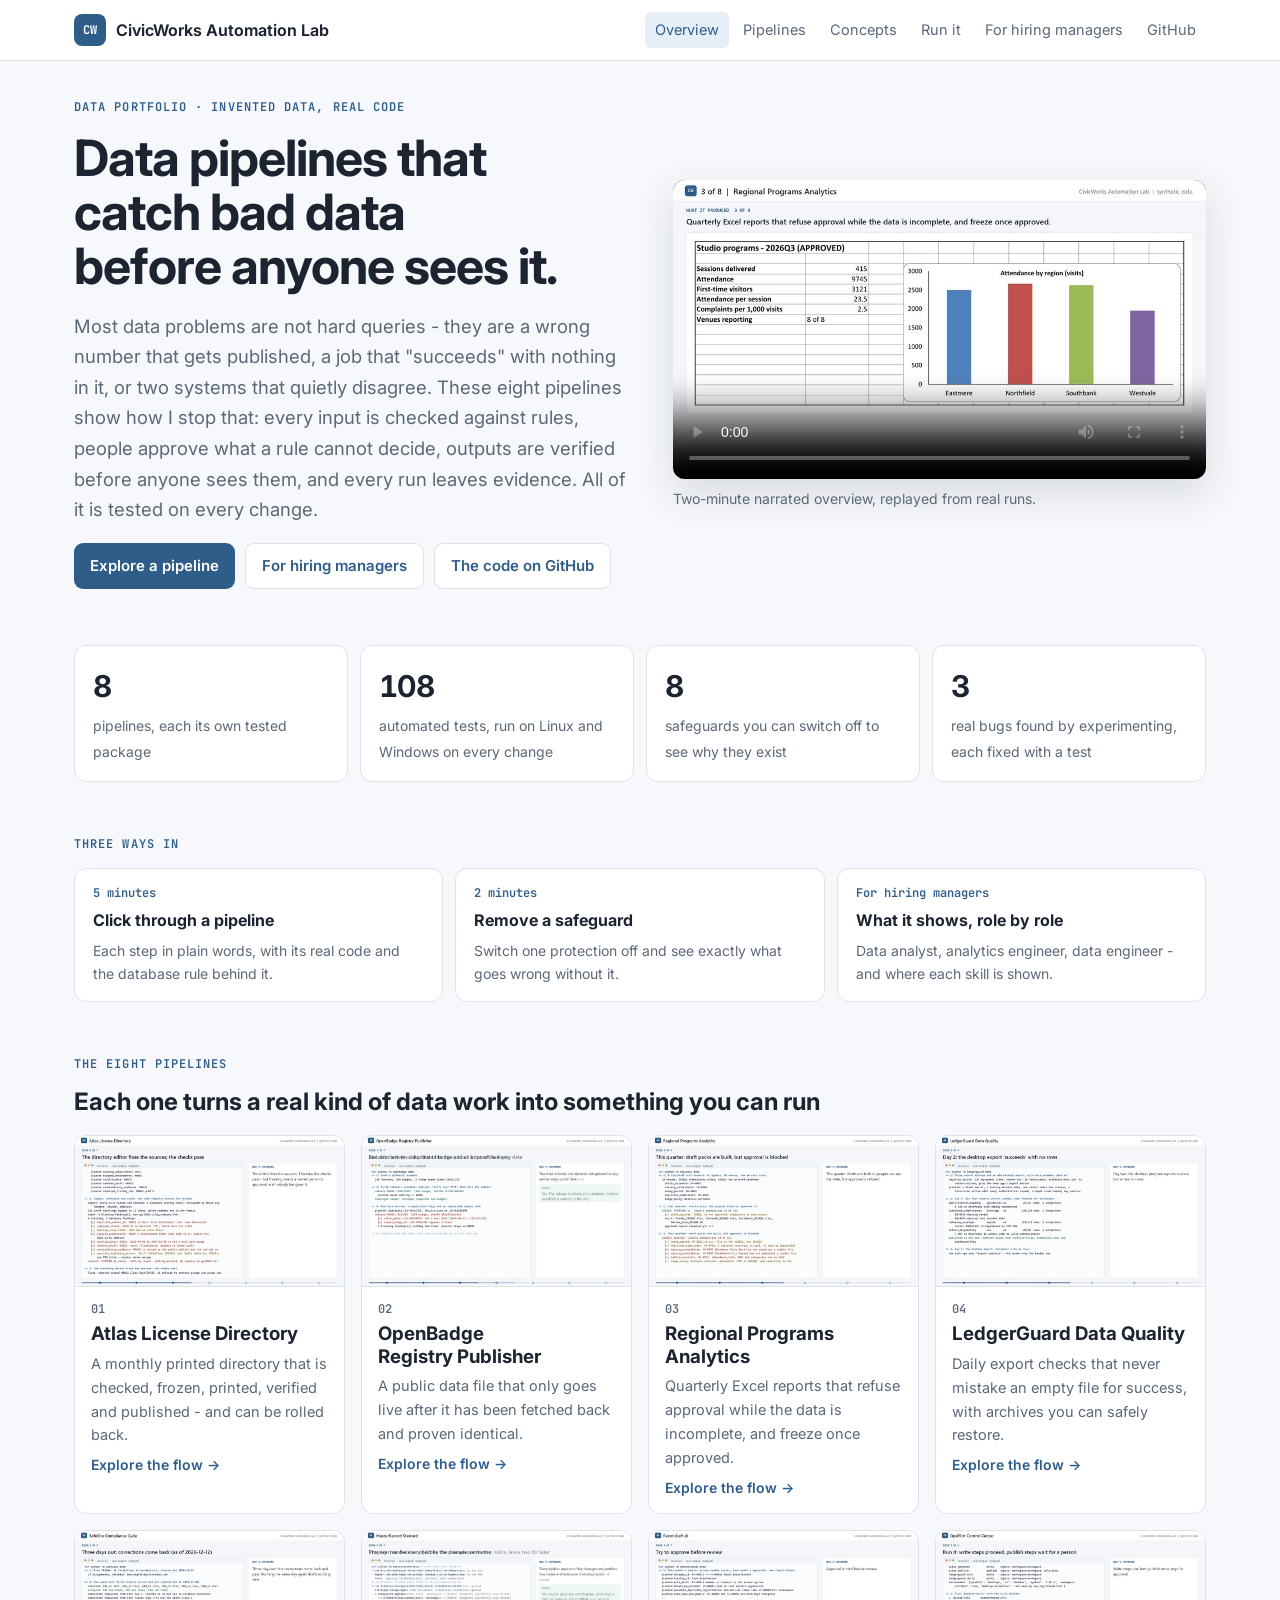
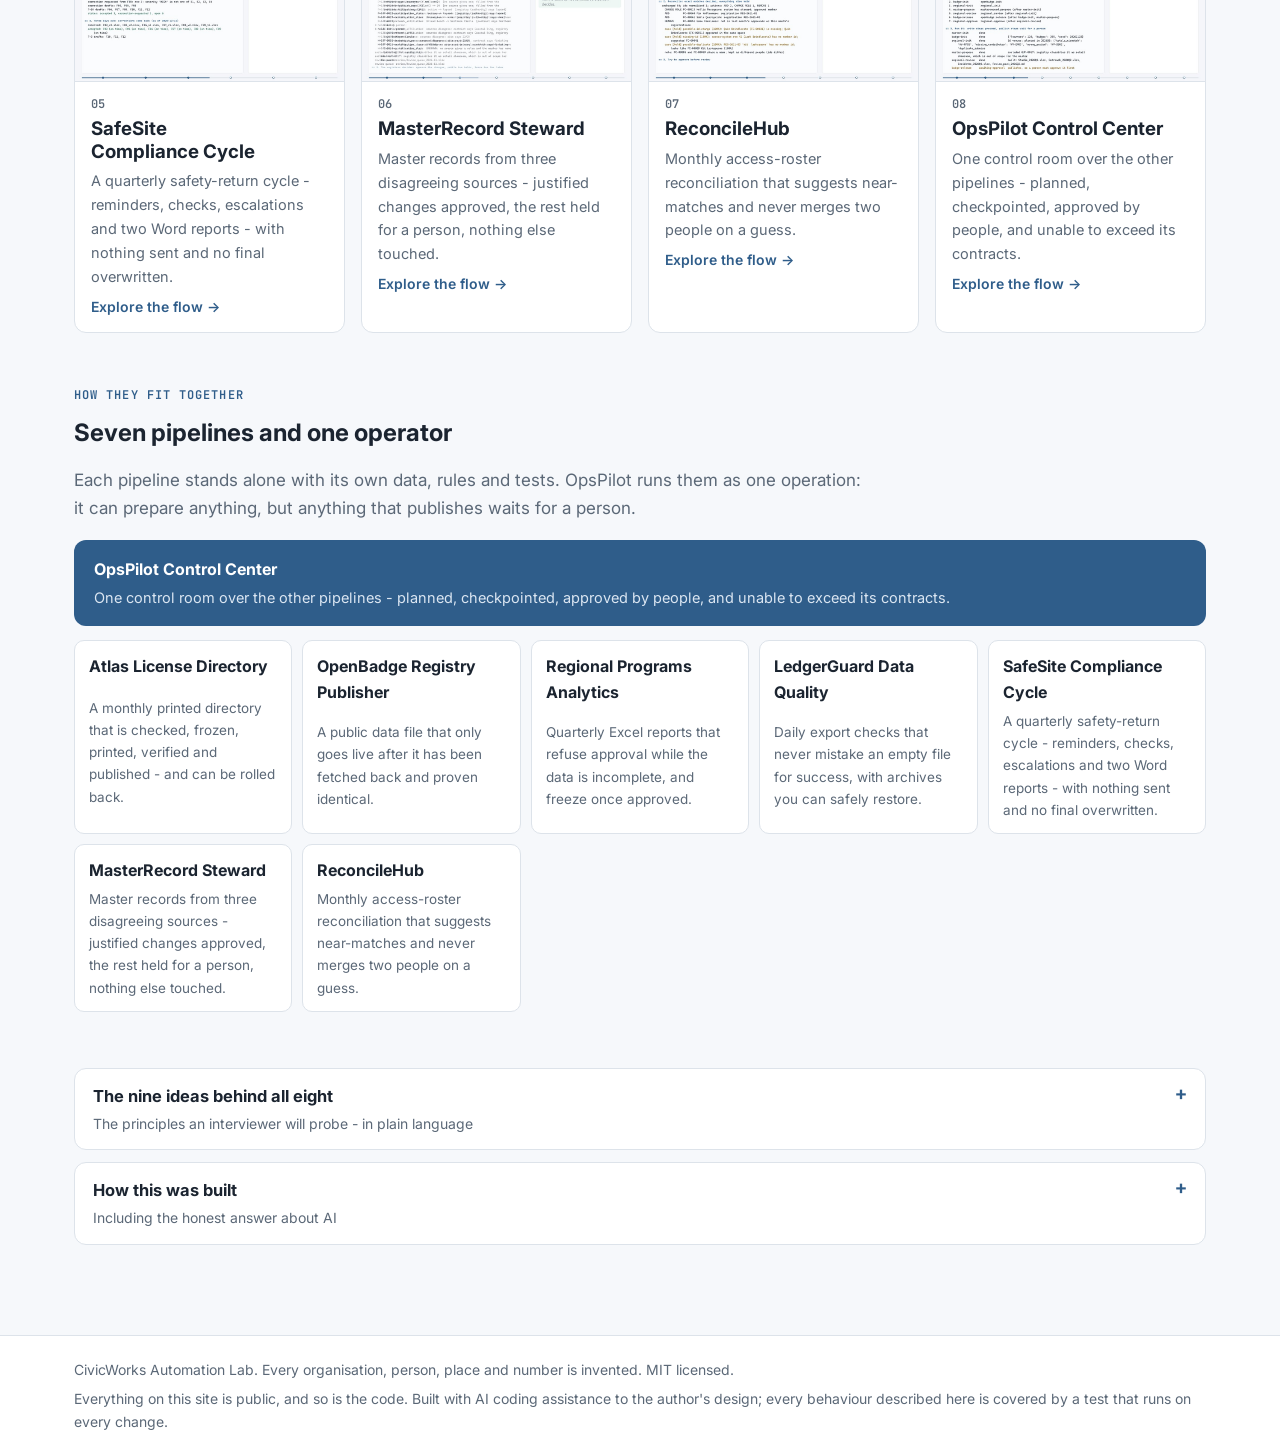
<file: docs/index.html>
<!doctype html><html lang="en"><head><meta charset="utf-8">
<meta name="viewport" content="width=device-width, initial-scale=1"><title>CivicWorks Automation Lab</title>
<meta name="description" content="Eight tested data pipelines on invented data: validation, approvals, rollback, orchestration.">
<link rel="preconnect" href="https://fonts.googleapis.com"><link rel="stylesheet" href="https://fonts.googleapis.com/css2?family=Inter:wght@400;500;600;700&family=JetBrains+Mono:wght@400;600&display=swap">
<link rel="stylesheet" href="assets/site.css"><link rel="stylesheet" href="assets/flow.css"></head><body>
<header class="top"><div class="in"><a class="brand" href="index.html"><i>CW</i>CivicWorks Automation Lab</a><nav><a href="index.html" class="on">Overview</a><a href="index.html#pipelines" class="">Pipelines</a><a href="learn.html" class="">Concepts</a><a href="run.html" class="">Run it</a><a href="hiring.html" class="">For hiring managers</a><a href="https://github.com/data-dl/civicworks-automation-lab" class="">GitHub</a></nav></div></header>
<main>
<section class="hero" id="overview"><div style="display:grid;gap:18px"><span class="eyebrow">Data portfolio &middot; invented data, real code</span>
  <h1>Data pipelines that catch bad data before anyone sees it.</h1>
  <p class="lede">Most data problems are not hard queries - they are a wrong number that gets published, a job that &quot;succeeds&quot; with nothing in it, or two systems that quietly disagree. These eight pipelines show how I stop that: every input is checked against rules, people approve what a rule cannot decide, outputs are verified before anyone sees them, and every run leaves evidence. All of it is tested on every change.</p>
  <div class="ctas"><a class="btn" href="p/masterrecord.html#flow">Explore a pipeline</a><a class="btn ghost" href="hiring.html">For hiring managers</a>
  <a class="btn ghost" href="https://github.com/data-dl/civicworks-automation-lab">The code on GitHub</a></div></div>
  <div style="display:grid;gap:8px"><video controls preload="metadata" poster="videos/overview-poster.jpg" src="videos/overview.mp4"></video>
  <span class="m">Two-minute narrated overview, replayed from real runs.</span></div></section>
<section class="stats"><div class="stat"><b>8</b><span>pipelines, each its own tested package</span></div>
  <div class="stat"><b>108</b><span>automated tests, run on Linux and Windows on every change</span></div>
  <div class="stat"><b>8</b><span>safeguards you can switch off to see why they exist</span></div>
  <div class="stat"><b>3</b><span>real bugs found by experimenting, each fixed with a test</span></div></section>
<section><span class="eyebrow">Three ways in</span><div class="start">
  <a href="p/masterrecord.html#flow"><i>5 minutes</i><b>Click through a pipeline</b><span>Each step in plain words, with its real code and the database rule behind it.</span></a>
  <a href="p/openbadge.html#switch"><i>2 minutes</i><b>Remove a safeguard</b><span>Switch one protection off and see exactly what goes wrong without it.</span></a>
  <a href="hiring.html"><i>For hiring managers</i><b>What it shows, role by role</b><span>Data analyst, analytics engineer, data engineer - and where each skill is shown.</span></a>
</div></section>
<section id="pipelines"><span class="eyebrow">The eight pipelines</span><h2>Each one turns a real kind of data work into something you can run</h2>
  <div class="grid"><a class="card" href="p/atlas.html#flow"><img src="videos/atlas-poster.jpg" alt="" loading="lazy">
      <div class="b"><span class="n">01</span><h3>Atlas License Directory</h3><p>A monthly printed directory that is checked, frozen, printed, verified and published - and can be rolled back.</p>
      <span class="go">Explore the flow &rarr;</span></div></a><a class="card" href="p/openbadge.html#flow"><img src="videos/openbadge-poster.jpg" alt="" loading="lazy">
      <div class="b"><span class="n">02</span><h3>OpenBadge Registry Publisher</h3><p>A public data file that only goes live after it has been fetched back and proven identical.</p>
      <span class="go">Explore the flow &rarr;</span></div></a><a class="card" href="p/regional.html#flow"><img src="videos/regional-poster.jpg" alt="" loading="lazy">
      <div class="b"><span class="n">03</span><h3>Regional Programs Analytics</h3><p>Quarterly Excel reports that refuse approval while the data is incomplete, and freeze once approved.</p>
      <span class="go">Explore the flow &rarr;</span></div></a><a class="card" href="p/ledgerguard.html#flow"><img src="videos/ledgerguard-poster.jpg" alt="" loading="lazy">
      <div class="b"><span class="n">04</span><h3>LedgerGuard Data Quality</h3><p>Daily export checks that never mistake an empty file for success, with archives you can safely restore.</p>
      <span class="go">Explore the flow &rarr;</span></div></a><a class="card" href="p/safesite.html#flow"><img src="videos/safesite-poster.jpg" alt="" loading="lazy">
      <div class="b"><span class="n">05</span><h3>SafeSite Compliance Cycle</h3><p>A quarterly safety-return cycle - reminders, checks, escalations and two Word reports - with nothing sent and no final overwritten.</p>
      <span class="go">Explore the flow &rarr;</span></div></a><a class="card" href="p/masterrecord.html#flow"><img src="videos/masterrecord-poster.jpg" alt="" loading="lazy">
      <div class="b"><span class="n">06</span><h3>MasterRecord Steward</h3><p>Master records from three disagreeing sources - justified changes approved, the rest held for a person, nothing else touched.</p>
      <span class="go">Explore the flow &rarr;</span></div></a><a class="card" href="p/reconcilehub.html#flow"><img src="videos/reconcilehub-poster.jpg" alt="" loading="lazy">
      <div class="b"><span class="n">07</span><h3>ReconcileHub</h3><p>Monthly access-roster reconciliation that suggests near-matches and never merges two people on a guess.</p>
      <span class="go">Explore the flow &rarr;</span></div></a><a class="card" href="p/opspilot.html#flow"><img src="videos/opspilot-poster.jpg" alt="" loading="lazy">
      <div class="b"><span class="n">08</span><h3>OpsPilot Control Center</h3><p>One control room over the other pipelines - planned, checkpointed, approved by people, and unable to exceed its contracts.</p>
      <span class="go">Explore the flow &rarr;</span></div></a></div></section>
<section><span class="eyebrow">How they fit together</span><h2>Seven pipelines and one operator</h2>
  <p class="lede">Each pipeline stands alone with its own data, rules and tests. OpsPilot runs them as one operation: it can prepare
  anything, but anything that publishes waits for a person.</p><div class="arch"><div class="ops"><b>OpsPilot Control Center</b><span>One control room over the other pipelines - planned, checkpointed, approved by people, and unable to exceed its contracts.</span></div>
      <div class="row"><a class="p" href="p/atlas.html#flow"><b>Atlas License Directory</b><span>A monthly printed directory that is checked, frozen, printed, verified and published - and can be rolled back.</span></a><a class="p" href="p/openbadge.html#flow"><b>OpenBadge Registry Publisher</b><span>A public data file that only goes live after it has been fetched back and proven identical.</span></a><a class="p" href="p/regional.html#flow"><b>Regional Programs Analytics</b><span>Quarterly Excel reports that refuse approval while the data is incomplete, and freeze once approved.</span></a><a class="p" href="p/ledgerguard.html#flow"><b>LedgerGuard Data Quality</b><span>Daily export checks that never mistake an empty file for success, with archives you can safely restore.</span></a><a class="p" href="p/safesite.html#flow"><b>SafeSite Compliance Cycle</b><span>A quarterly safety-return cycle - reminders, checks, escalations and two Word reports - with nothing sent and no final overwritten.</span></a><a class="p" href="p/masterrecord.html#flow"><b>MasterRecord Steward</b><span>Master records from three disagreeing sources - justified changes approved, the rest held for a person, nothing else touched.</span></a><a class="p" href="p/reconcilehub.html#flow"><b>ReconcileHub</b><span>Monthly access-roster reconciliation that suggests near-matches and never merges two people on a guess.</span></a></div></div></section>
<section><details class='layer'><summary><b>The nine ideas behind all eight</b><span>The principles an interviewer will probe - in plain language</span></summary><div class='layer-body'><div class='grid'><div class="panel"><span class="eyebrow">01</span><h3>Every pipeline is a line of stations</h3><p class="m">Data goes in one end, passes stations in a fixed order - read it, clean it, check it, decide, build the output, check the output, release it, keep a copy - and comes out the other end. Each station does one job. When something goes wrong you know exactly which station caught it.</p></div><div class="panel"><span class="eyebrow">02</span><h3>All the data is invented, on purpose, and repeatable</h3><p class="m">A generator program makes up every organisation, person and number from a starting number called a seed. Same seed, same data, byte for byte. It also plants specific mistakes so the checks have something real to catch, and the tests know exactly what should be caught.</p></div><div class="panel"><span class="eyebrow">03</span><h3>Check before anything is used, and name the problem</h3><p class="m">Before data becomes an output, rules run over it. A blocking problem stops the run and says which record and why. An advisory problem is reported but does not stop it. Nothing is silently fixed or silently skipped.</p></div><div class="panel"><span class="eyebrow">04</span><h3>The computer never guesses about what needs judgment</h3><p class="m">When two sources disagree and no rule settles it, or two names are almost the same, the pipeline holds the case and asks a named person. Their decision, with their role and reason, is recorded. Anything that is published also waits for a named approval.</p></div><div class="panel"><span class="eyebrow">05</span><h3>Nothing good is ever overwritten</h3><p class="m">Releases, approved reports and snapshots are versioned. A new version is written next to the old one, never on top of it. A second approval of the same thing changes nothing; a real revision becomes version 2 with a reason.</p></div><div class="panel"><span class="eyebrow">06</span><h3>Running it twice is safe</h3><p class="m">Every pipeline can be run again on the same inputs without duplicating anything: the same reminder is not drafted twice, the same decision is not applied twice, the same roster is not approved twice.</p></div><div class="panel"><span class="eyebrow">07</span><h3>Fingerprints prove what happened</h3><p class="m">Every important file gets a SHA-256 fingerprint. Manifests list inputs and outputs with their fingerprints. A restore or rollback first re-checks the fingerprints; if a file has changed, it refuses.</p></div><div class="panel"><span class="eyebrow">08</span><h3>Release all at once, or not at all</h3><p class="m">Outputs are built and checked in a staging area first. Releasing them is one quick swap - a rename or a pointer change - so readers see the whole new version or the whole old one, never half of each.</p></div><div class="panel"><span class="eyebrow">09</span><h3>Every claim has a test, and every run leaves evidence</h3><p class="m">Each behaviour described in a README is checked by an automated test, and GitHub runs all the tests on fresh Linux and Windows machines after every change. Every run writes a manifest and readable reports.</p></div></div><p><a href='learn.html'>Read them in depth, with a glossary &rarr;</a></p></div></details>
  <details class='layer'><summary><b>How this was built</b><span>Including the honest answer about AI</span></summary><div class='layer-body'><p>An AI coding assistant wrote most of the code and documentation to my design. I decided what each pipeline had to do, which mistakes it had to catch, where a person must approve, and what the tests had to prove, and I reviewed the results. Nothing is claimed without a test that anyone can run.</p></div></details></section></main>
<footer><div class="in"><span>CivicWorks Automation Lab. Every organisation, person, place and number is invented. MIT licensed.</span>
<span>Everything on this site is public, and so is the code. Built with AI coding assistance to the author's design; every behaviour
described here is covered by a test that runs on every change.</span></div></footer>
</body></html>
</file>
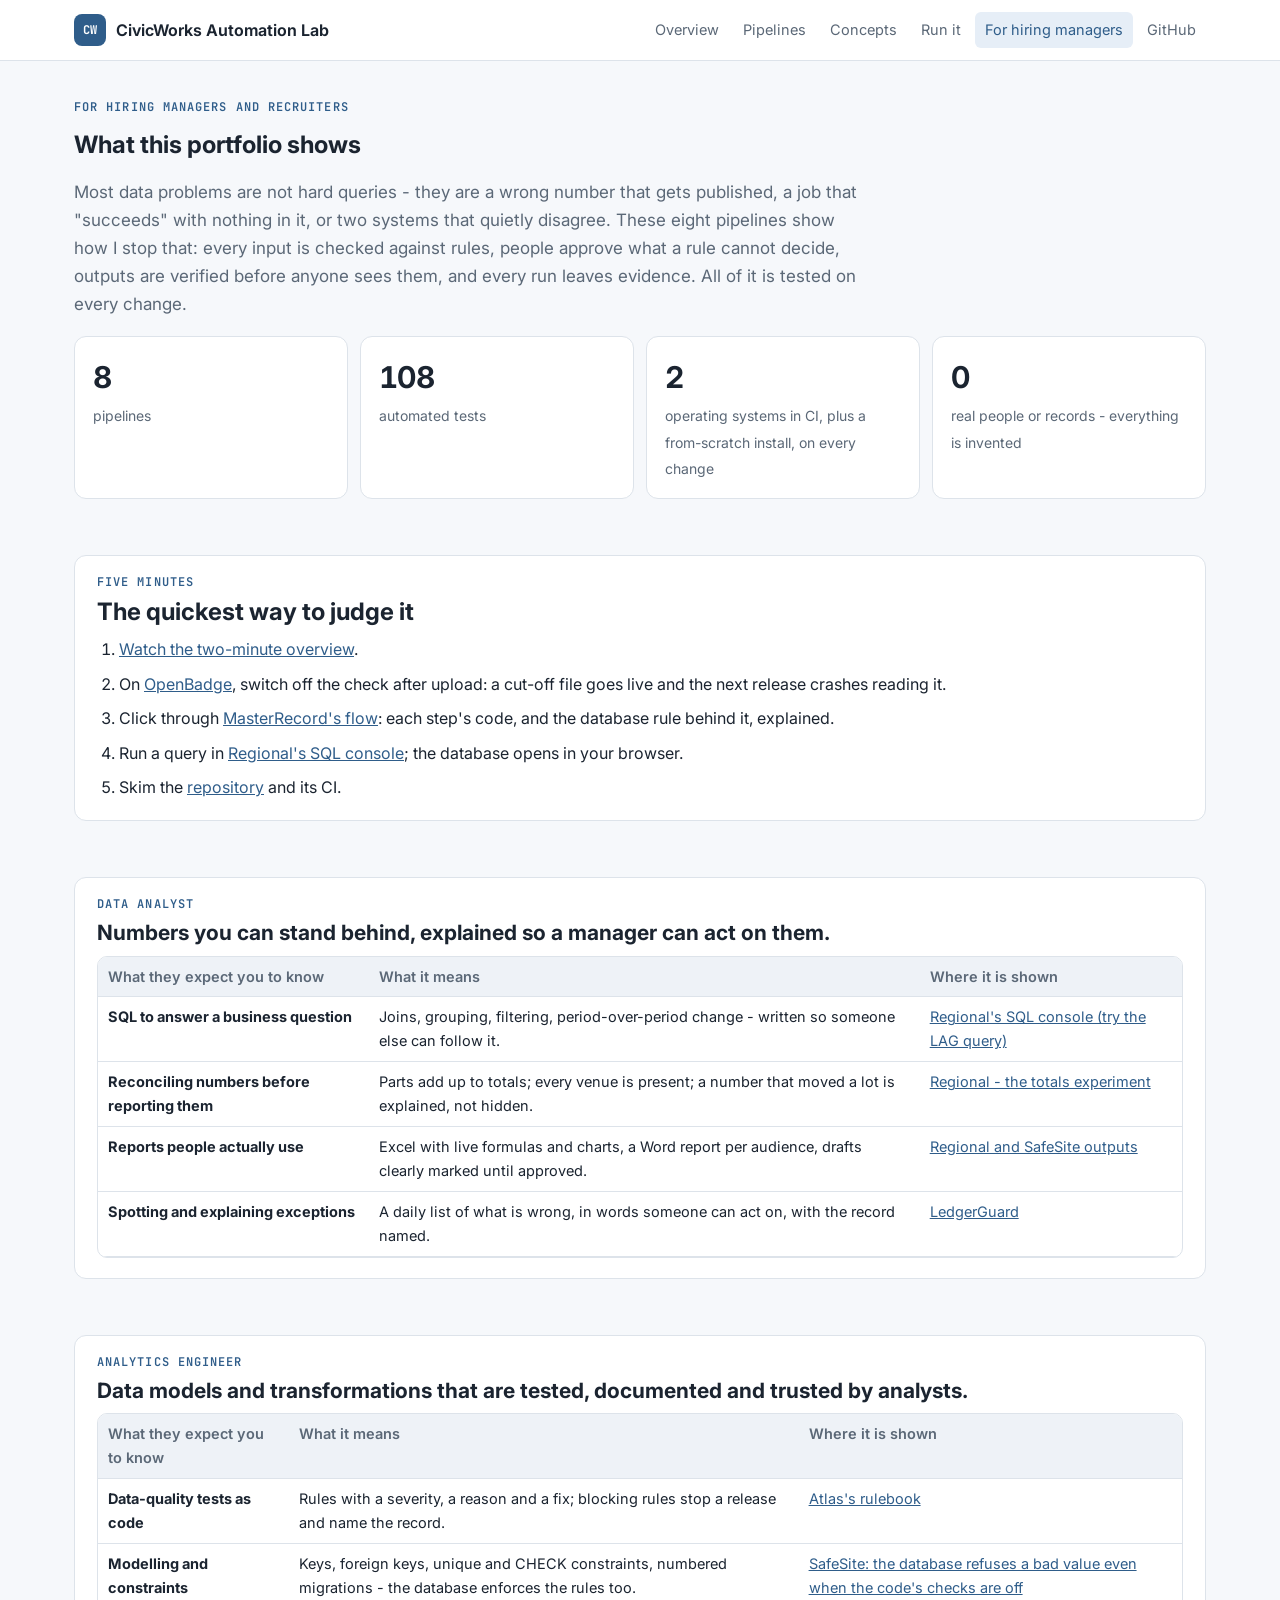
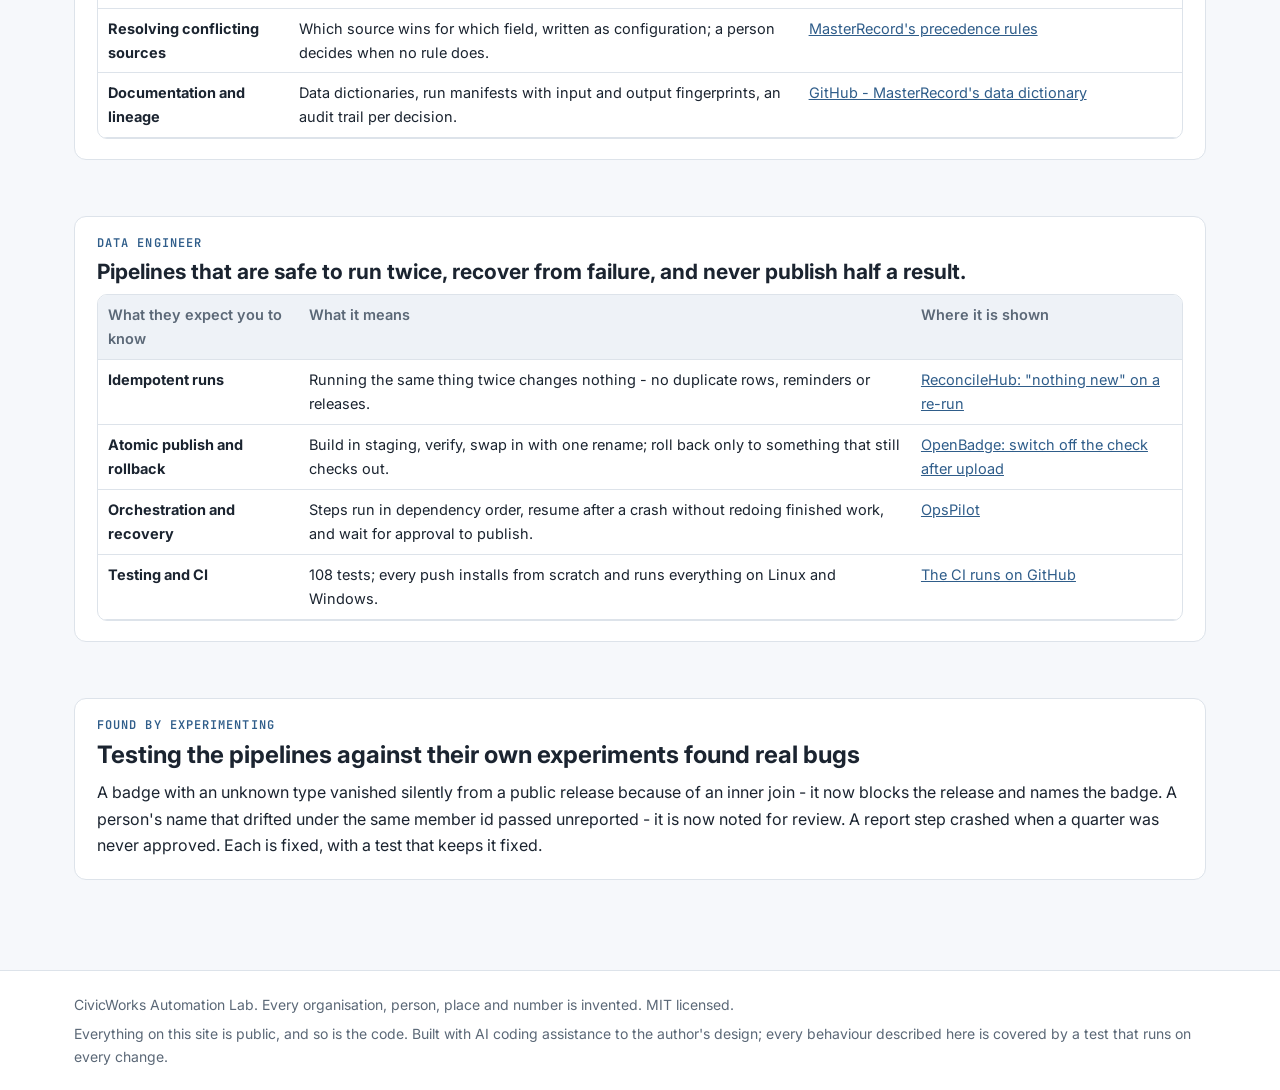
<file: docs/hiring.html>
<!doctype html><html lang="en"><head><meta charset="utf-8">
<meta name="viewport" content="width=device-width, initial-scale=1"><title>For hiring managers - CivicWorks</title>
<meta name="description" content="Eight tested data pipelines on invented data: validation, approvals, rollback, orchestration.">
<link rel="preconnect" href="https://fonts.googleapis.com"><link rel="stylesheet" href="https://fonts.googleapis.com/css2?family=Inter:wght@400;500;600;700&family=JetBrains+Mono:wght@400;600&display=swap">
<link rel="stylesheet" href="assets/site.css"><link rel="stylesheet" href="assets/flow.css"></head><body>
<header class="top"><div class="in"><a class="brand" href="index.html"><i>CW</i>CivicWorks Automation Lab</a><nav><a href="index.html" class="">Overview</a><a href="index.html#pipelines" class="">Pipelines</a><a href="learn.html" class="">Concepts</a><a href="run.html" class="">Run it</a><a href="hiring.html" class="on">For hiring managers</a><a href="https://github.com/data-dl/civicworks-automation-lab" class="">GitHub</a></nav></div></header>
<main>
<section><span class="eyebrow">For hiring managers and recruiters</span><h1>What this portfolio shows</h1>
<p class="lede">Most data problems are not hard queries - they are a wrong number that gets published, a job that &quot;succeeds&quot; with nothing in it, or two systems that quietly disagree. These eight pipelines show how I stop that: every input is checked against rules, people approve what a rule cannot decide, outputs are verified before anyone sees them, and every run leaves evidence. All of it is tested on every change.</p>
<div class="stats"><div class="stat"><b>8</b><span>pipelines</span></div><div class="stat"><b>108</b><span>automated tests</span></div>
<div class="stat"><b>2</b><span>operating systems in CI, plus a from-scratch install, on every change</span></div>
<div class="stat"><b>0</b><span>real people or records - everything is invented</span></div></div></section>
<section class="panel"><span class="eyebrow">Five minutes</span><h2>The quickest way to judge it</h2><ol class="tour">
<li><a href="index.html#overview">Watch the two-minute overview</a>.</li>
<li>On <a href="p/openbadge.html#switch">OpenBadge</a>, switch off the check after upload: a cut-off file goes live and the next release crashes reading it.</li>
<li>Click through <a href="p/masterrecord.html#flow">MasterRecord's flow</a>: each step's code, and the database rule behind it, explained.</li>
<li>Run a query in <a href="p/regional.html#try">Regional's SQL console</a>; the database opens in your browser.</li>
<li>Skim the <a href="https://github.com/data-dl/civicworks-automation-lab">repository</a> and its CI.</li></ol></section>
<section class="panel role"><span class="eyebrow">Data analyst</span><h2>Numbers you can stand behind, explained so a manager can act on them.</h2>
      <div class="scroll"><table><tr><th>What they expect you to know</th><th>What it means</th><th>Where it is shown</th></tr><tr><td><b>SQL to answer a business question</b></td><td>Joins, grouping, filtering, period-over-period change - written so someone else can follow it.</td><td><a href='p/regional.html#try'>Regional&#x27;s SQL console (try the LAG query)</a></td></tr><tr><td><b>Reconciling numbers before reporting them</b></td><td>Parts add up to totals; every venue is present; a number that moved a lot is explained, not hidden.</td><td><a href='p/regional.html#try'>Regional - the totals experiment</a></td></tr><tr><td><b>Reports people actually use</b></td><td>Excel with live formulas and charts, a Word report per audience, drafts clearly marked until approved.</td><td><a href='p/regional.html#deeper'>Regional and SafeSite outputs</a></td></tr><tr><td><b>Spotting and explaining exceptions</b></td><td>A daily list of what is wrong, in words someone can act on, with the record named.</td><td><a href='p/ledgerguard.html'>LedgerGuard</a></td></tr></table></div></section><section class="panel role"><span class="eyebrow">Analytics engineer</span><h2>Data models and transformations that are tested, documented and trusted by analysts.</h2>
      <div class="scroll"><table><tr><th>What they expect you to know</th><th>What it means</th><th>Where it is shown</th></tr><tr><td><b>Data-quality tests as code</b></td><td>Rules with a severity, a reason and a fix; blocking rules stop a release and name the record.</td><td><a href='p/atlas.html#deeper'>Atlas&#x27;s rulebook</a></td></tr><tr><td><b>Modelling and constraints</b></td><td>Keys, foreign keys, unique and CHECK constraints, numbered migrations - the database enforces the rules too.</td><td><a href='p/safesite.html#flow'>SafeSite: the database refuses a bad value even when the code&#x27;s checks are off</a></td></tr><tr><td><b>Resolving conflicting sources</b></td><td>Which source wins for which field, written as configuration; a person decides when no rule does.</td><td><a href='p/masterrecord.html#flow'>MasterRecord&#x27;s precedence rules</a></td></tr><tr><td><b>Documentation and lineage</b></td><td>Data dictionaries, run manifests with input and output fingerprints, an audit trail per decision.</td><td><a href='https://github.com/data-dl/civicworks-automation-lab/blob/main/masterrecord-steward/docs/data_dictionary.md'>GitHub - MasterRecord&#x27;s data dictionary</a></td></tr></table></div></section><section class="panel role"><span class="eyebrow">Data engineer</span><h2>Pipelines that are safe to run twice, recover from failure, and never publish half a result.</h2>
      <div class="scroll"><table><tr><th>What they expect you to know</th><th>What it means</th><th>Where it is shown</th></tr><tr><td><b>Idempotent runs</b></td><td>Running the same thing twice changes nothing - no duplicate rows, reminders or releases.</td><td><a href='p/reconcilehub.html#watch'>ReconcileHub: &quot;nothing new&quot; on a re-run</a></td></tr><tr><td><b>Atomic publish and rollback</b></td><td>Build in staging, verify, swap in with one rename; roll back only to something that still checks out.</td><td><a href='p/openbadge.html#flow'>OpenBadge: switch off the check after upload</a></td></tr><tr><td><b>Orchestration and recovery</b></td><td>Steps run in dependency order, resume after a crash without redoing finished work, and wait for approval to publish.</td><td><a href='p/opspilot.html#flow'>OpsPilot</a></td></tr><tr><td><b>Testing and CI</b></td><td>108 tests; every push installs from scratch and runs everything on Linux and Windows.</td><td><a href='https://github.com/data-dl/civicworks-automation-lab/actions'>The CI runs on GitHub</a></td></tr></table></div></section>
<section class="panel"><span class="eyebrow">Found by experimenting</span><h2>Testing the pipelines against their own experiments found real bugs</h2>
<p>A badge with an unknown type vanished silently from a public release because of an inner join - it now blocks the release and names
the badge. A person's name that drifted under the same member id passed unreported - it is now noted for review. A report step crashed when
a quarter was never approved. Each is fixed, with a test that keeps it fixed.</p></section></main>
<footer><div class="in"><span>CivicWorks Automation Lab. Every organisation, person, place and number is invented. MIT licensed.</span>
<span>Everything on this site is public, and so is the code. Built with AI coding assistance to the author's design; every behaviour
described here is covered by a test that runs on every change.</span></div></footer>
</body></html>
</file>
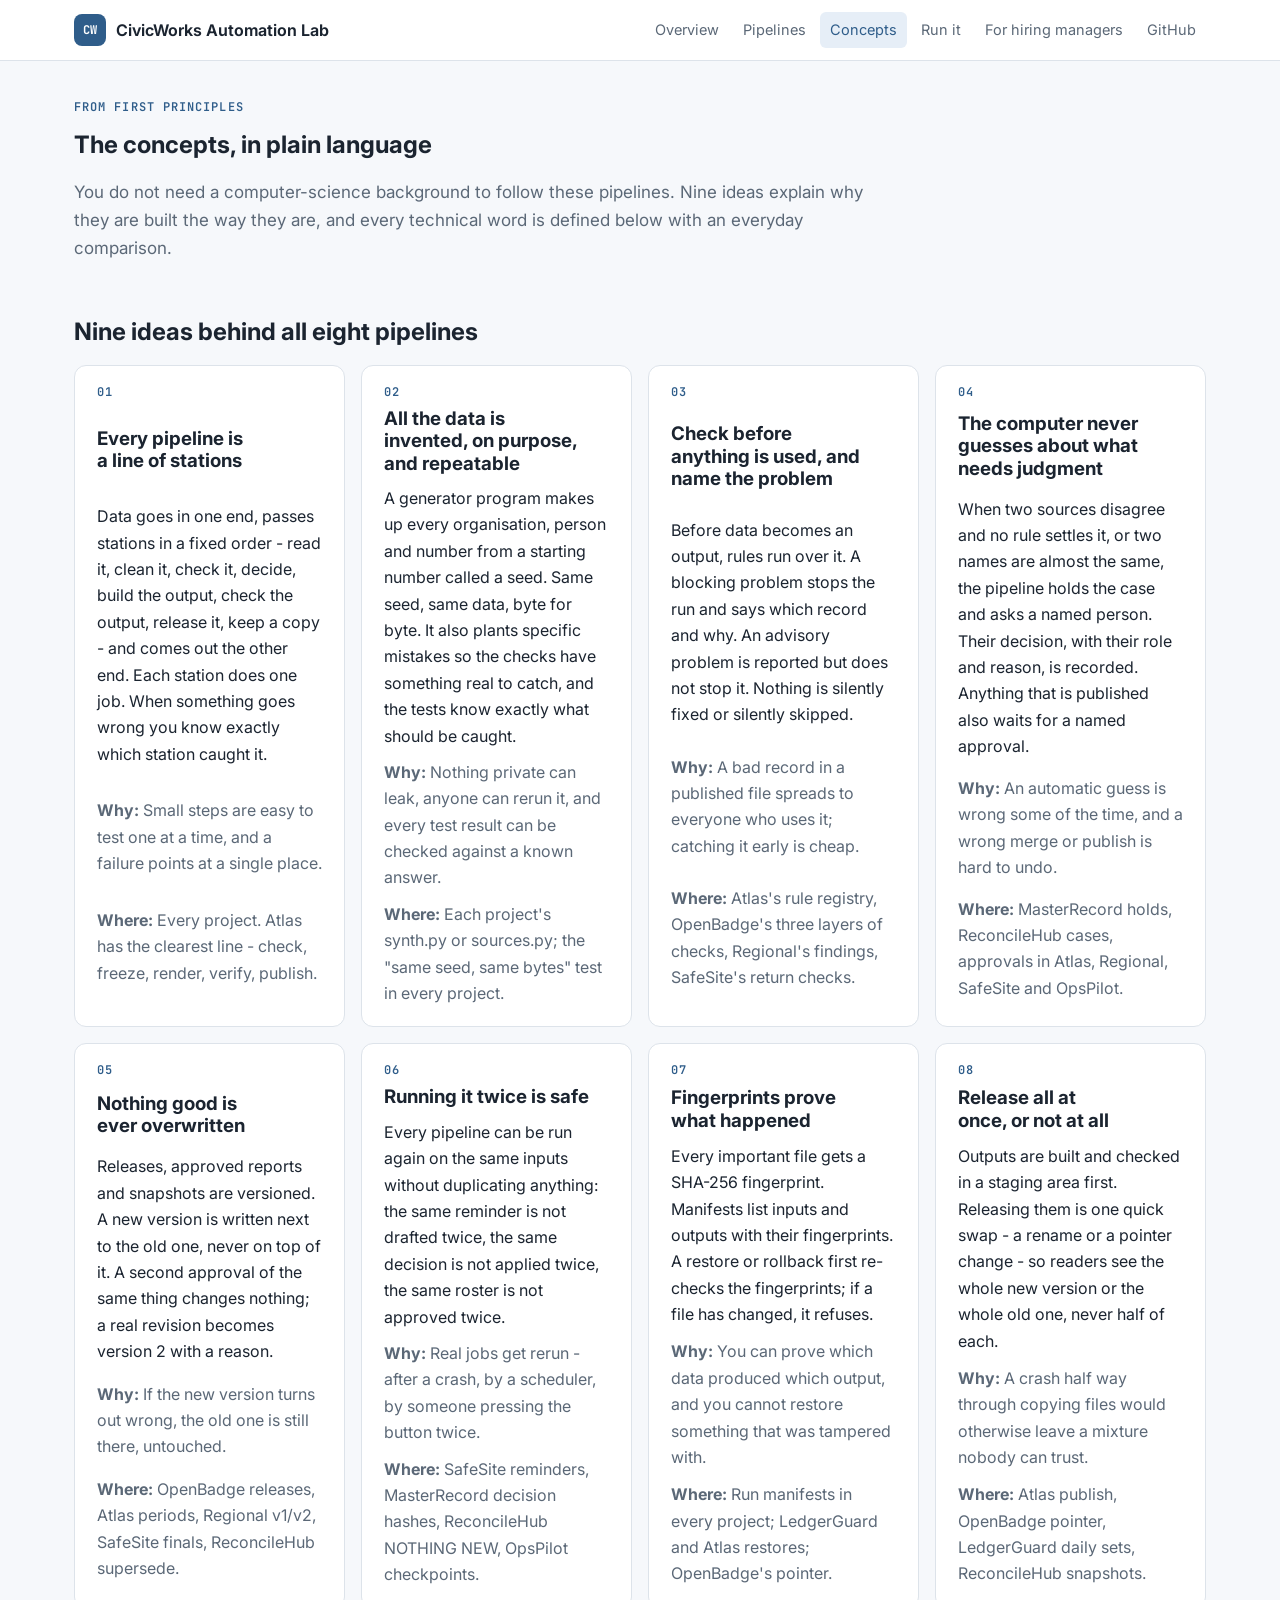
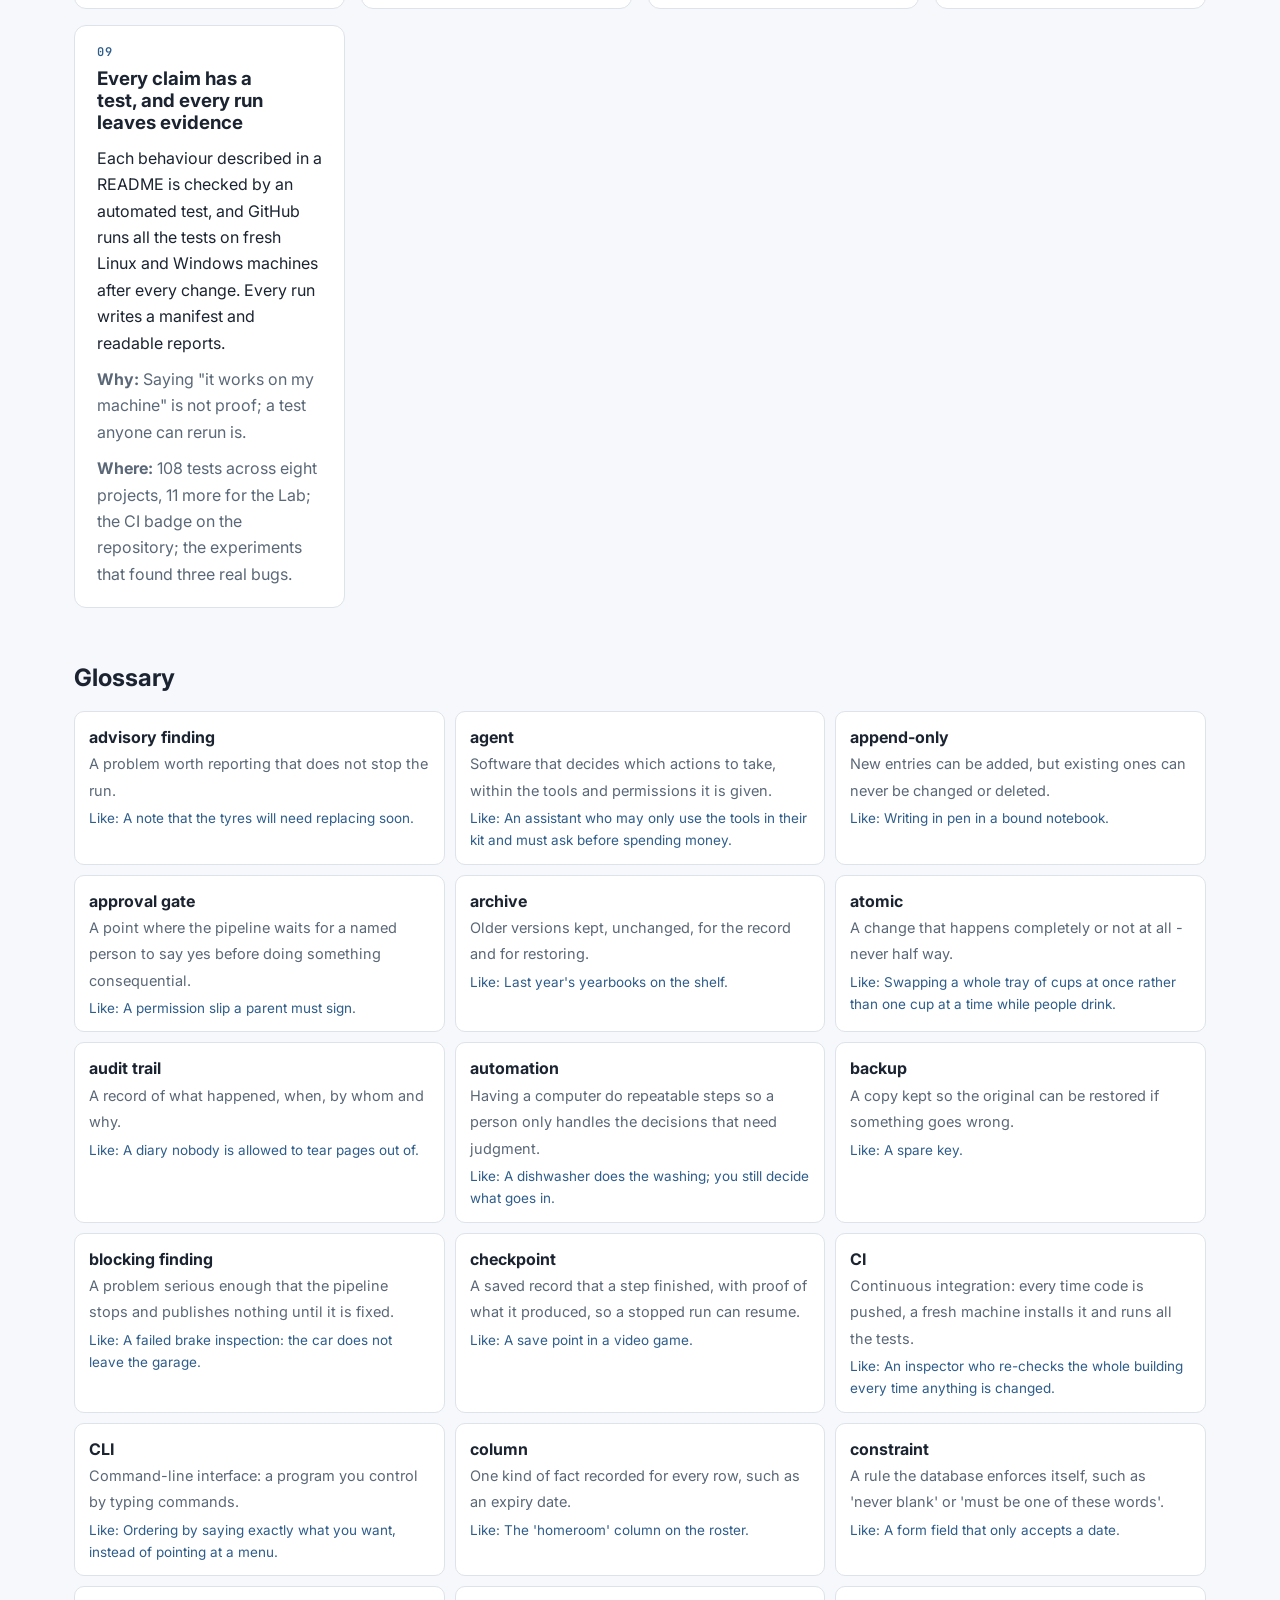
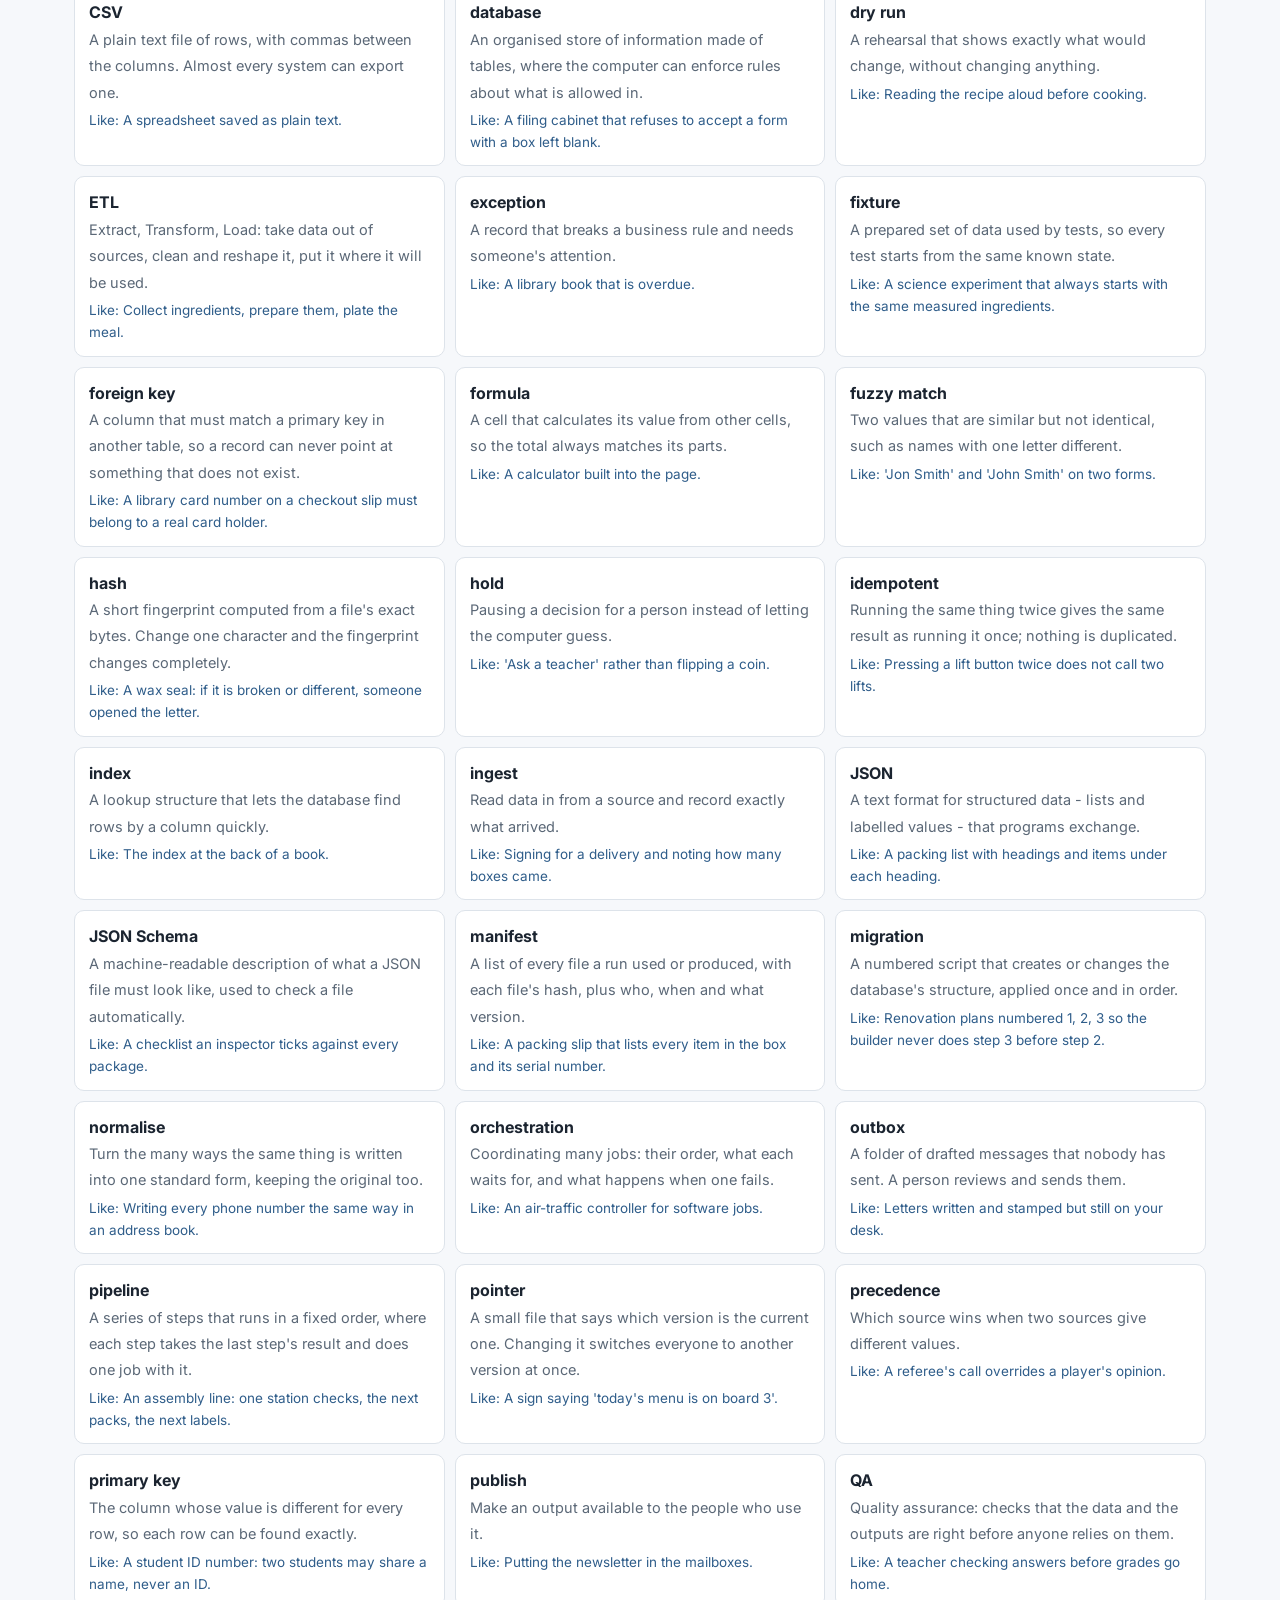
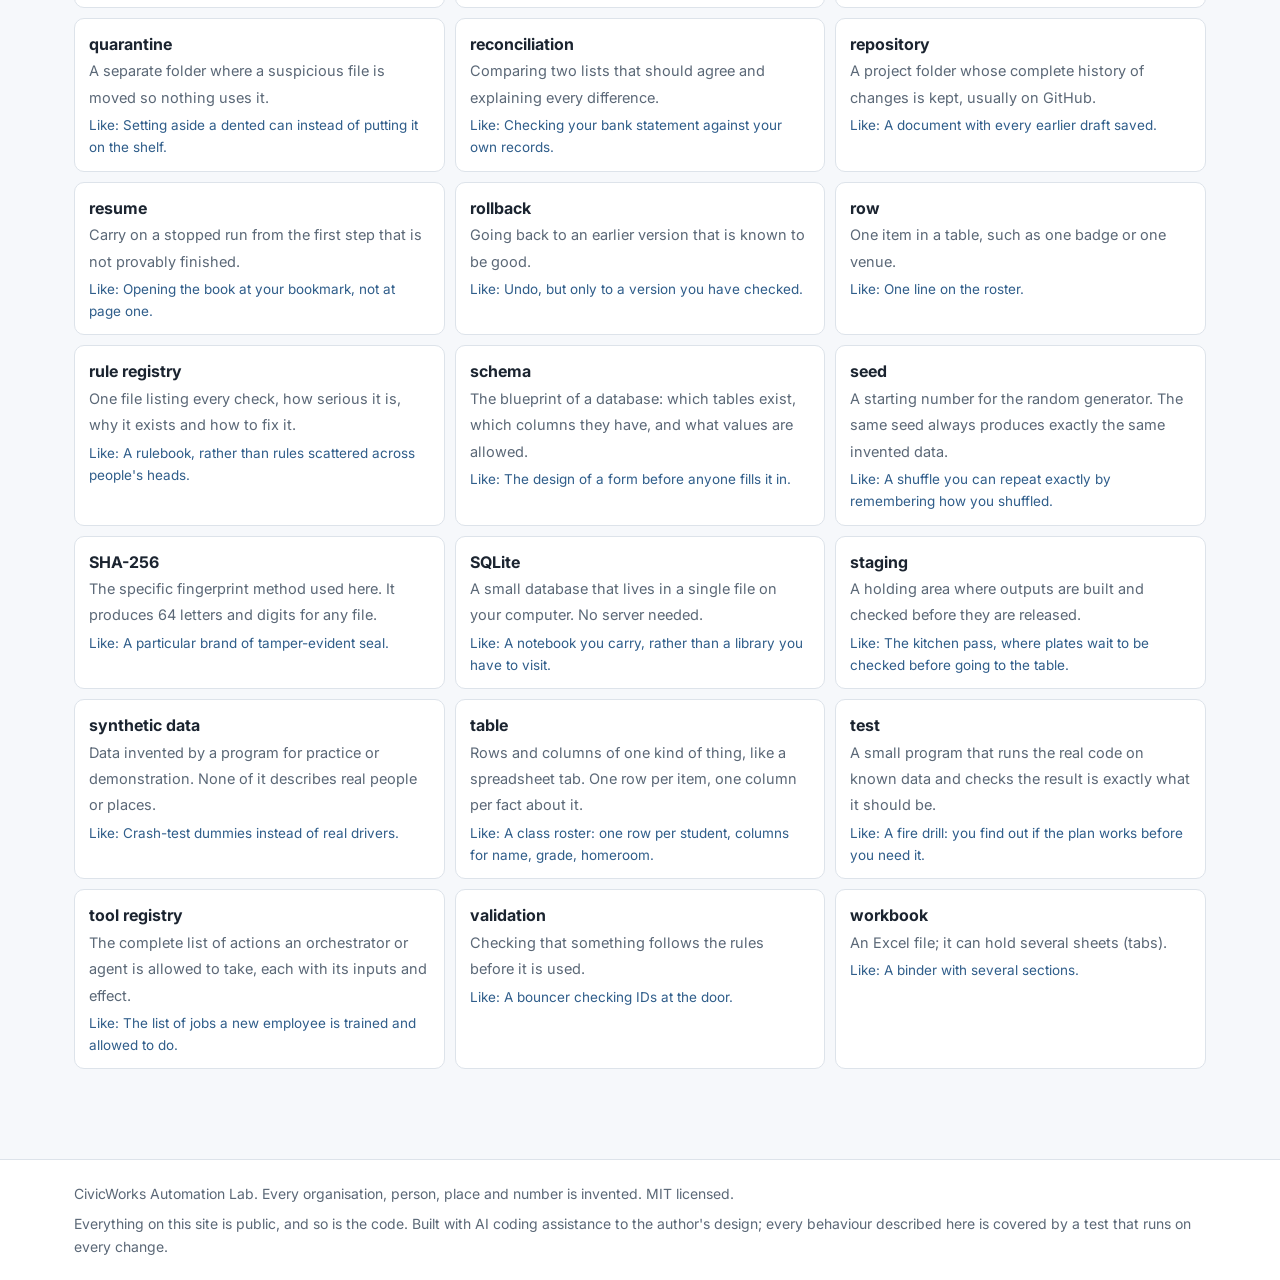
<file: docs/learn.html>
<!doctype html><html lang="en"><head><meta charset="utf-8">
<meta name="viewport" content="width=device-width, initial-scale=1"><title>Concepts - CivicWorks</title>
<meta name="description" content="Eight tested data pipelines on invented data: validation, approvals, rollback, orchestration.">
<link rel="preconnect" href="https://fonts.googleapis.com"><link rel="stylesheet" href="https://fonts.googleapis.com/css2?family=Inter:wght@400;500;600;700&family=JetBrains+Mono:wght@400;600&display=swap">
<link rel="stylesheet" href="assets/site.css"><link rel="stylesheet" href="assets/flow.css"></head><body>
<header class="top"><div class="in"><a class="brand" href="index.html"><i>CW</i>CivicWorks Automation Lab</a><nav><a href="index.html" class="">Overview</a><a href="index.html#pipelines" class="">Pipelines</a><a href="learn.html" class="on">Concepts</a><a href="run.html" class="">Run it</a><a href="hiring.html" class="">For hiring managers</a><a href="https://github.com/data-dl/civicworks-automation-lab" class="">GitHub</a></nav></div></header>
<main>
<section><span class="eyebrow">From first principles</span><h1>The concepts, in plain language</h1>
<p class="lede">You do not need a computer-science background to follow these pipelines. Nine ideas explain why they are built the way they
are, and every technical word is defined below with an everyday comparison.</p></section>
<section><h2>Nine ideas behind all eight pipelines</h2><div class="grid"><div class='panel'><span class='eyebrow'>01</span><h3>Every pipeline is a line of stations</h3><p>Data goes in one end, passes stations in a fixed order - read it, clean it, check it, decide, build the output, check the output, release it, keep a copy - and comes out the other end. Each station does one job. When something goes wrong you know exactly which station caught it.</p><p style='color:var(--muted)'><b>Why:</b> Small steps are easy to test one at a time, and a failure points at a single place.</p><p style='color:var(--muted)'><b>Where:</b> Every project. Atlas has the clearest line - check, freeze, render, verify, publish.</p></div><div class='panel'><span class='eyebrow'>02</span><h3>All the data is invented, on purpose, and repeatable</h3><p>A generator program makes up every organisation, person and number from a starting number called a seed. Same seed, same data, byte for byte. It also plants specific mistakes so the checks have something real to catch, and the tests know exactly what should be caught.</p><p style='color:var(--muted)'><b>Why:</b> Nothing private can leak, anyone can rerun it, and every test result can be checked against a known answer.</p><p style='color:var(--muted)'><b>Where:</b> Each project&#x27;s synth.py or sources.py; the &quot;same seed, same bytes&quot; test in every project.</p></div><div class='panel'><span class='eyebrow'>03</span><h3>Check before anything is used, and name the problem</h3><p>Before data becomes an output, rules run over it. A blocking problem stops the run and says which record and why. An advisory problem is reported but does not stop it. Nothing is silently fixed or silently skipped.</p><p style='color:var(--muted)'><b>Why:</b> A bad record in a published file spreads to everyone who uses it; catching it early is cheap.</p><p style='color:var(--muted)'><b>Where:</b> Atlas&#x27;s rule registry, OpenBadge&#x27;s three layers of checks, Regional&#x27;s findings, SafeSite&#x27;s return checks.</p></div><div class='panel'><span class='eyebrow'>04</span><h3>The computer never guesses about what needs judgment</h3><p>When two sources disagree and no rule settles it, or two names are almost the same, the pipeline holds the case and asks a named person. Their decision, with their role and reason, is recorded. Anything that is published also waits for a named approval.</p><p style='color:var(--muted)'><b>Why:</b> An automatic guess is wrong some of the time, and a wrong merge or publish is hard to undo.</p><p style='color:var(--muted)'><b>Where:</b> MasterRecord holds, ReconcileHub cases, approvals in Atlas, Regional, SafeSite and OpsPilot.</p></div><div class='panel'><span class='eyebrow'>05</span><h3>Nothing good is ever overwritten</h3><p>Releases, approved reports and snapshots are versioned. A new version is written next to the old one, never on top of it. A second approval of the same thing changes nothing; a real revision becomes version 2 with a reason.</p><p style='color:var(--muted)'><b>Why:</b> If the new version turns out wrong, the old one is still there, untouched.</p><p style='color:var(--muted)'><b>Where:</b> OpenBadge releases, Atlas periods, Regional v1/v2, SafeSite finals, ReconcileHub supersede.</p></div><div class='panel'><span class='eyebrow'>06</span><h3>Running it twice is safe</h3><p>Every pipeline can be run again on the same inputs without duplicating anything: the same reminder is not drafted twice, the same decision is not applied twice, the same roster is not approved twice.</p><p style='color:var(--muted)'><b>Why:</b> Real jobs get rerun - after a crash, by a scheduler, by someone pressing the button twice.</p><p style='color:var(--muted)'><b>Where:</b> SafeSite reminders, MasterRecord decision hashes, ReconcileHub NOTHING NEW, OpsPilot checkpoints.</p></div><div class='panel'><span class='eyebrow'>07</span><h3>Fingerprints prove what happened</h3><p>Every important file gets a SHA-256 fingerprint. Manifests list inputs and outputs with their fingerprints. A restore or rollback first re-checks the fingerprints; if a file has changed, it refuses.</p><p style='color:var(--muted)'><b>Why:</b> You can prove which data produced which output, and you cannot restore something that was tampered with.</p><p style='color:var(--muted)'><b>Where:</b> Run manifests in every project; LedgerGuard and Atlas restores; OpenBadge&#x27;s pointer.</p></div><div class='panel'><span class='eyebrow'>08</span><h3>Release all at once, or not at all</h3><p>Outputs are built and checked in a staging area first. Releasing them is one quick swap - a rename or a pointer change - so readers see the whole new version or the whole old one, never half of each.</p><p style='color:var(--muted)'><b>Why:</b> A crash half way through copying files would otherwise leave a mixture nobody can trust.</p><p style='color:var(--muted)'><b>Where:</b> Atlas publish, OpenBadge pointer, LedgerGuard daily sets, ReconcileHub snapshots.</p></div><div class='panel'><span class='eyebrow'>09</span><h3>Every claim has a test, and every run leaves evidence</h3><p>Each behaviour described in a README is checked by an automated test, and GitHub runs all the tests on fresh Linux and Windows machines after every change. Every run writes a manifest and readable reports.</p><p style='color:var(--muted)'><b>Why:</b> Saying &quot;it works on my machine&quot; is not proof; a test anyone can rerun is.</p><p style='color:var(--muted)'><b>Where:</b> 108 tests across eight projects, 11 more for the Lab; the CI badge on the repository; the experiments that found three real bugs.</p></div></div></section>
<section><h2>Glossary</h2><div class="gloss"><div id='advisory-finding'><b>advisory finding</b><span>A problem worth reporting that does not stop the run.</span><i>Like: A note that the tyres will need replacing soon.</i></div><div id='agent'><b>agent</b><span>Software that decides which actions to take, within the tools and permissions it is given.</span><i>Like: An assistant who may only use the tools in their kit and must ask before spending money.</i></div><div id='append-only'><b>append-only</b><span>New entries can be added, but existing ones can never be changed or deleted.</span><i>Like: Writing in pen in a bound notebook.</i></div><div id='approval-gate'><b>approval gate</b><span>A point where the pipeline waits for a named person to say yes before doing something consequential.</span><i>Like: A permission slip a parent must sign.</i></div><div id='archive'><b>archive</b><span>Older versions kept, unchanged, for the record and for restoring.</span><i>Like: Last year&#x27;s yearbooks on the shelf.</i></div><div id='atomic'><b>atomic</b><span>A change that happens completely or not at all - never half way.</span><i>Like: Swapping a whole tray of cups at once rather than one cup at a time while people drink.</i></div><div id='audit-trail'><b>audit trail</b><span>A record of what happened, when, by whom and why.</span><i>Like: A diary nobody is allowed to tear pages out of.</i></div><div id='automation'><b>automation</b><span>Having a computer do repeatable steps so a person only handles the decisions that need judgment.</span><i>Like: A dishwasher does the washing; you still decide what goes in.</i></div><div id='backup'><b>backup</b><span>A copy kept so the original can be restored if something goes wrong.</span><i>Like: A spare key.</i></div><div id='blocking-finding'><b>blocking finding</b><span>A problem serious enough that the pipeline stops and publishes nothing until it is fixed.</span><i>Like: A failed brake inspection: the car does not leave the garage.</i></div><div id='checkpoint'><b>checkpoint</b><span>A saved record that a step finished, with proof of what it produced, so a stopped run can resume.</span><i>Like: A save point in a video game.</i></div><div id='ci'><b>CI</b><span>Continuous integration: every time code is pushed, a fresh machine installs it and runs all the tests.</span><i>Like: An inspector who re-checks the whole building every time anything is changed.</i></div><div id='cli'><b>CLI</b><span>Command-line interface: a program you control by typing commands.</span><i>Like: Ordering by saying exactly what you want, instead of pointing at a menu.</i></div><div id='column'><b>column</b><span>One kind of fact recorded for every row, such as an expiry date.</span><i>Like: The &#x27;homeroom&#x27; column on the roster.</i></div><div id='constraint'><b>constraint</b><span>A rule the database enforces itself, such as &#x27;never blank&#x27; or &#x27;must be one of these words&#x27;.</span><i>Like: A form field that only accepts a date.</i></div><div id='csv'><b>CSV</b><span>A plain text file of rows, with commas between the columns. Almost every system can export one.</span><i>Like: A spreadsheet saved as plain text.</i></div><div id='database'><b>database</b><span>An organised store of information made of tables, where the computer can enforce rules about what is allowed in.</span><i>Like: A filing cabinet that refuses to accept a form with a box left blank.</i></div><div id='dry-run'><b>dry run</b><span>A rehearsal that shows exactly what would change, without changing anything.</span><i>Like: Reading the recipe aloud before cooking.</i></div><div id='etl'><b>ETL</b><span>Extract, Transform, Load: take data out of sources, clean and reshape it, put it where it will be used.</span><i>Like: Collect ingredients, prepare them, plate the meal.</i></div><div id='exception'><b>exception</b><span>A record that breaks a business rule and needs someone&#x27;s attention.</span><i>Like: A library book that is overdue.</i></div><div id='fixture'><b>fixture</b><span>A prepared set of data used by tests, so every test starts from the same known state.</span><i>Like: A science experiment that always starts with the same measured ingredients.</i></div><div id='foreign-key'><b>foreign key</b><span>A column that must match a primary key in another table, so a record can never point at something that does not exist.</span><i>Like: A library card number on a checkout slip must belong to a real card holder.</i></div><div id='formula'><b>formula</b><span>A cell that calculates its value from other cells, so the total always matches its parts.</span><i>Like: A calculator built into the page.</i></div><div id='fuzzy-match'><b>fuzzy match</b><span>Two values that are similar but not identical, such as names with one letter different.</span><i>Like: &#x27;Jon Smith&#x27; and &#x27;John Smith&#x27; on two forms.</i></div><div id='hash'><b>hash</b><span>A short fingerprint computed from a file&#x27;s exact bytes. Change one character and the fingerprint changes completely.</span><i>Like: A wax seal: if it is broken or different, someone opened the letter.</i></div><div id='hold'><b>hold</b><span>Pausing a decision for a person instead of letting the computer guess.</span><i>Like: &#x27;Ask a teacher&#x27; rather than flipping a coin.</i></div><div id='idempotent'><b>idempotent</b><span>Running the same thing twice gives the same result as running it once; nothing is duplicated.</span><i>Like: Pressing a lift button twice does not call two lifts.</i></div><div id='index'><b>index</b><span>A lookup structure that lets the database find rows by a column quickly.</span><i>Like: The index at the back of a book.</i></div><div id='ingest'><b>ingest</b><span>Read data in from a source and record exactly what arrived.</span><i>Like: Signing for a delivery and noting how many boxes came.</i></div><div id='json'><b>JSON</b><span>A text format for structured data - lists and labelled values - that programs exchange.</span><i>Like: A packing list with headings and items under each heading.</i></div><div id='json-schema'><b>JSON Schema</b><span>A machine-readable description of what a JSON file must look like, used to check a file automatically.</span><i>Like: A checklist an inspector ticks against every package.</i></div><div id='manifest'><b>manifest</b><span>A list of every file a run used or produced, with each file&#x27;s hash, plus who, when and what version.</span><i>Like: A packing slip that lists every item in the box and its serial number.</i></div><div id='migration'><b>migration</b><span>A numbered script that creates or changes the database&#x27;s structure, applied once and in order.</span><i>Like: Renovation plans numbered 1, 2, 3 so the builder never does step 3 before step 2.</i></div><div id='normalise'><b>normalise</b><span>Turn the many ways the same thing is written into one standard form, keeping the original too.</span><i>Like: Writing every phone number the same way in an address book.</i></div><div id='orchestration'><b>orchestration</b><span>Coordinating many jobs: their order, what each waits for, and what happens when one fails.</span><i>Like: An air-traffic controller for software jobs.</i></div><div id='outbox'><b>outbox</b><span>A folder of drafted messages that nobody has sent. A person reviews and sends them.</span><i>Like: Letters written and stamped but still on your desk.</i></div><div id='pipeline'><b>pipeline</b><span>A series of steps that runs in a fixed order, where each step takes the last step&#x27;s result and does one job with it.</span><i>Like: An assembly line: one station checks, the next packs, the next labels.</i></div><div id='pointer'><b>pointer</b><span>A small file that says which version is the current one. Changing it switches everyone to another version at once.</span><i>Like: A sign saying &#x27;today&#x27;s menu is on board 3&#x27;.</i></div><div id='precedence'><b>precedence</b><span>Which source wins when two sources give different values.</span><i>Like: A referee&#x27;s call overrides a player&#x27;s opinion.</i></div><div id='primary-key'><b>primary key</b><span>The column whose value is different for every row, so each row can be found exactly.</span><i>Like: A student ID number: two students may share a name, never an ID.</i></div><div id='publish'><b>publish</b><span>Make an output available to the people who use it.</span><i>Like: Putting the newsletter in the mailboxes.</i></div><div id='qa'><b>QA</b><span>Quality assurance: checks that the data and the outputs are right before anyone relies on them.</span><i>Like: A teacher checking answers before grades go home.</i></div><div id='quarantine'><b>quarantine</b><span>A separate folder where a suspicious file is moved so nothing uses it.</span><i>Like: Setting aside a dented can instead of putting it on the shelf.</i></div><div id='reconciliation'><b>reconciliation</b><span>Comparing two lists that should agree and explaining every difference.</span><i>Like: Checking your bank statement against your own records.</i></div><div id='repository'><b>repository</b><span>A project folder whose complete history of changes is kept, usually on GitHub.</span><i>Like: A document with every earlier draft saved.</i></div><div id='resume'><b>resume</b><span>Carry on a stopped run from the first step that is not provably finished.</span><i>Like: Opening the book at your bookmark, not at page one.</i></div><div id='rollback'><b>rollback</b><span>Going back to an earlier version that is known to be good.</span><i>Like: Undo, but only to a version you have checked.</i></div><div id='row'><b>row</b><span>One item in a table, such as one badge or one venue.</span><i>Like: One line on the roster.</i></div><div id='rule-registry'><b>rule registry</b><span>One file listing every check, how serious it is, why it exists and how to fix it.</span><i>Like: A rulebook, rather than rules scattered across people&#x27;s heads.</i></div><div id='schema'><b>schema</b><span>The blueprint of a database: which tables exist, which columns they have, and what values are allowed.</span><i>Like: The design of a form before anyone fills it in.</i></div><div id='seed'><b>seed</b><span>A starting number for the random generator. The same seed always produces exactly the same invented data.</span><i>Like: A shuffle you can repeat exactly by remembering how you shuffled.</i></div><div id='sha-256'><b>SHA-256</b><span>The specific fingerprint method used here. It produces 64 letters and digits for any file.</span><i>Like: A particular brand of tamper-evident seal.</i></div><div id='sqlite'><b>SQLite</b><span>A small database that lives in a single file on your computer. No server needed.</span><i>Like: A notebook you carry, rather than a library you have to visit.</i></div><div id='staging'><b>staging</b><span>A holding area where outputs are built and checked before they are released.</span><i>Like: The kitchen pass, where plates wait to be checked before going to the table.</i></div><div id='synthetic-data'><b>synthetic data</b><span>Data invented by a program for practice or demonstration. None of it describes real people or places.</span><i>Like: Crash-test dummies instead of real drivers.</i></div><div id='table'><b>table</b><span>Rows and columns of one kind of thing, like a spreadsheet tab. One row per item, one column per fact about it.</span><i>Like: A class roster: one row per student, columns for name, grade, homeroom.</i></div><div id='test'><b>test</b><span>A small program that runs the real code on known data and checks the result is exactly what it should be.</span><i>Like: A fire drill: you find out if the plan works before you need it.</i></div><div id='tool-registry'><b>tool registry</b><span>The complete list of actions an orchestrator or agent is allowed to take, each with its inputs and effect.</span><i>Like: The list of jobs a new employee is trained and allowed to do.</i></div><div id='validation'><b>validation</b><span>Checking that something follows the rules before it is used.</span><i>Like: A bouncer checking IDs at the door.</i></div><div id='workbook'><b>workbook</b><span>An Excel file; it can hold several sheets (tabs).</span><i>Like: A binder with several sections.</i></div></div></section></main>
<footer><div class="in"><span>CivicWorks Automation Lab. Every organisation, person, place and number is invented. MIT licensed.</span>
<span>Everything on this site is public, and so is the code. Built with AI coding assistance to the author's design; every behaviour
described here is covered by a test that runs on every change.</span></div></footer>
</body></html>
</file>
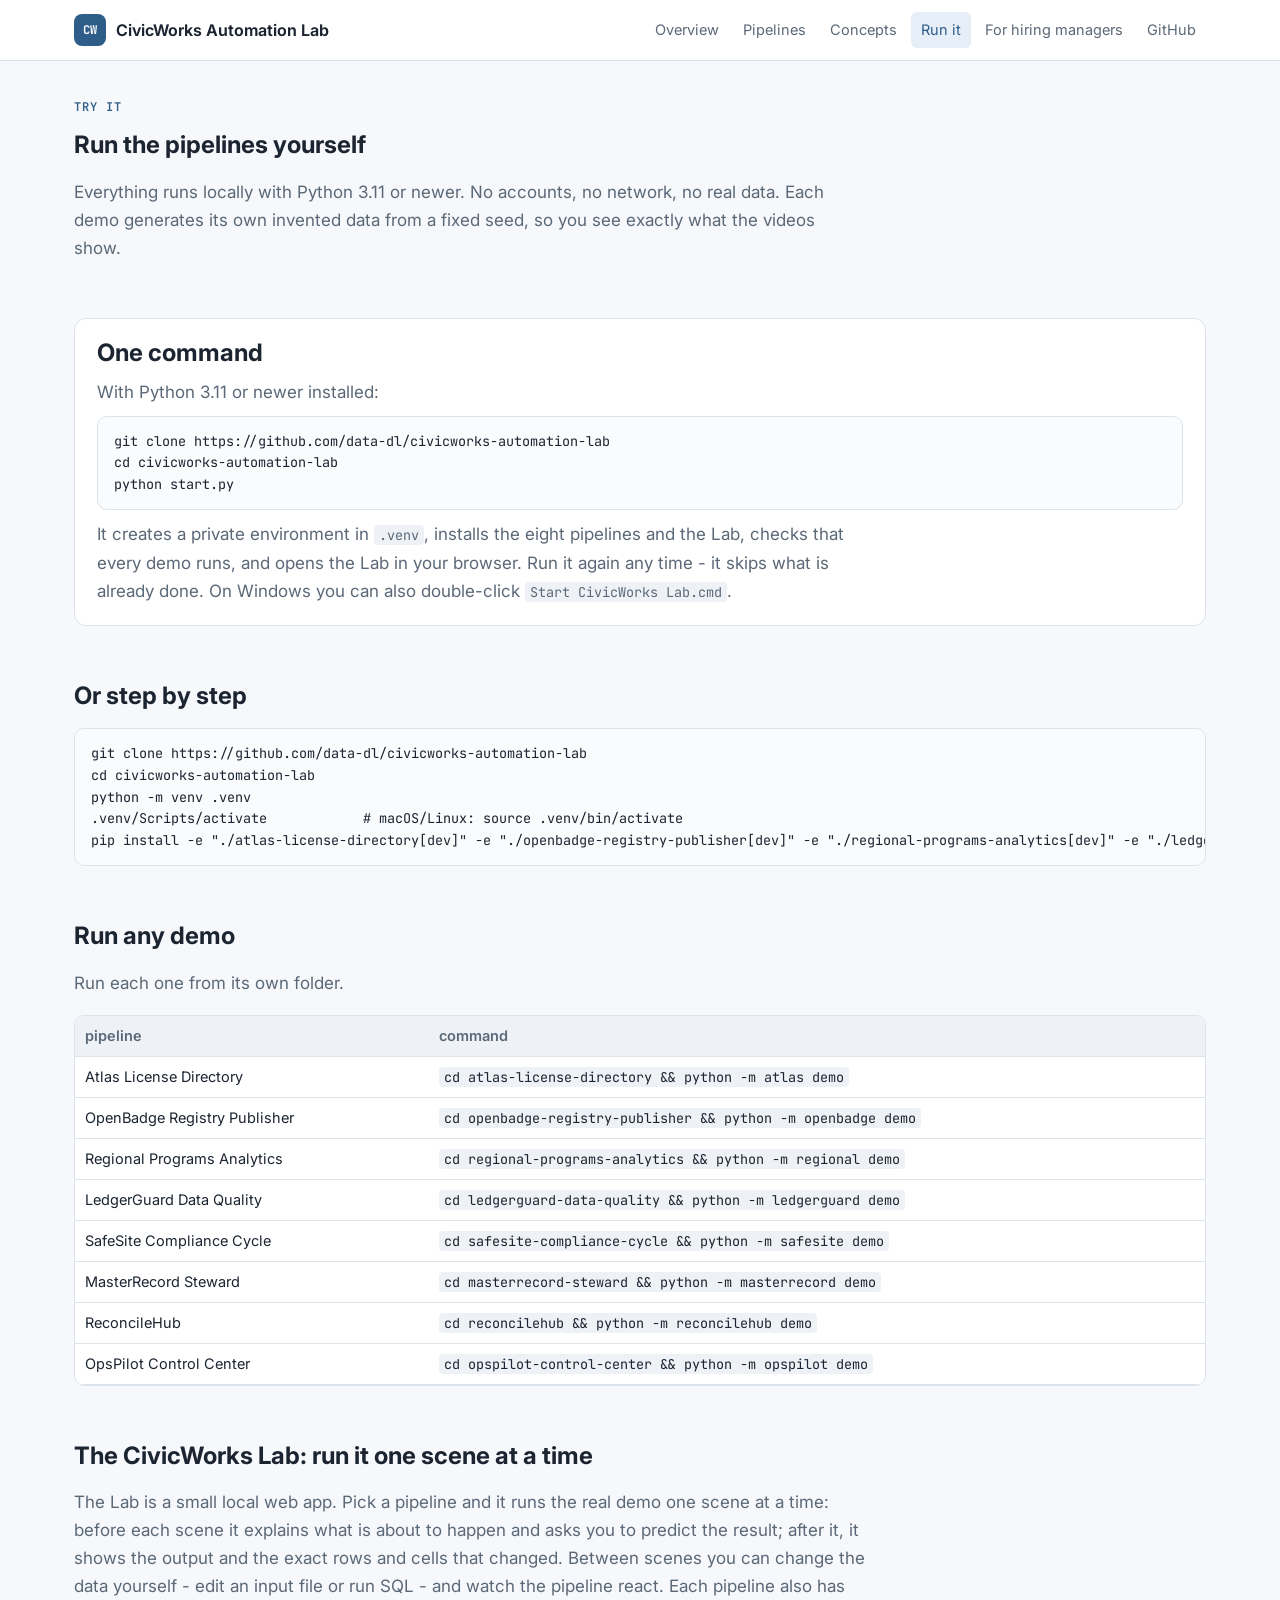
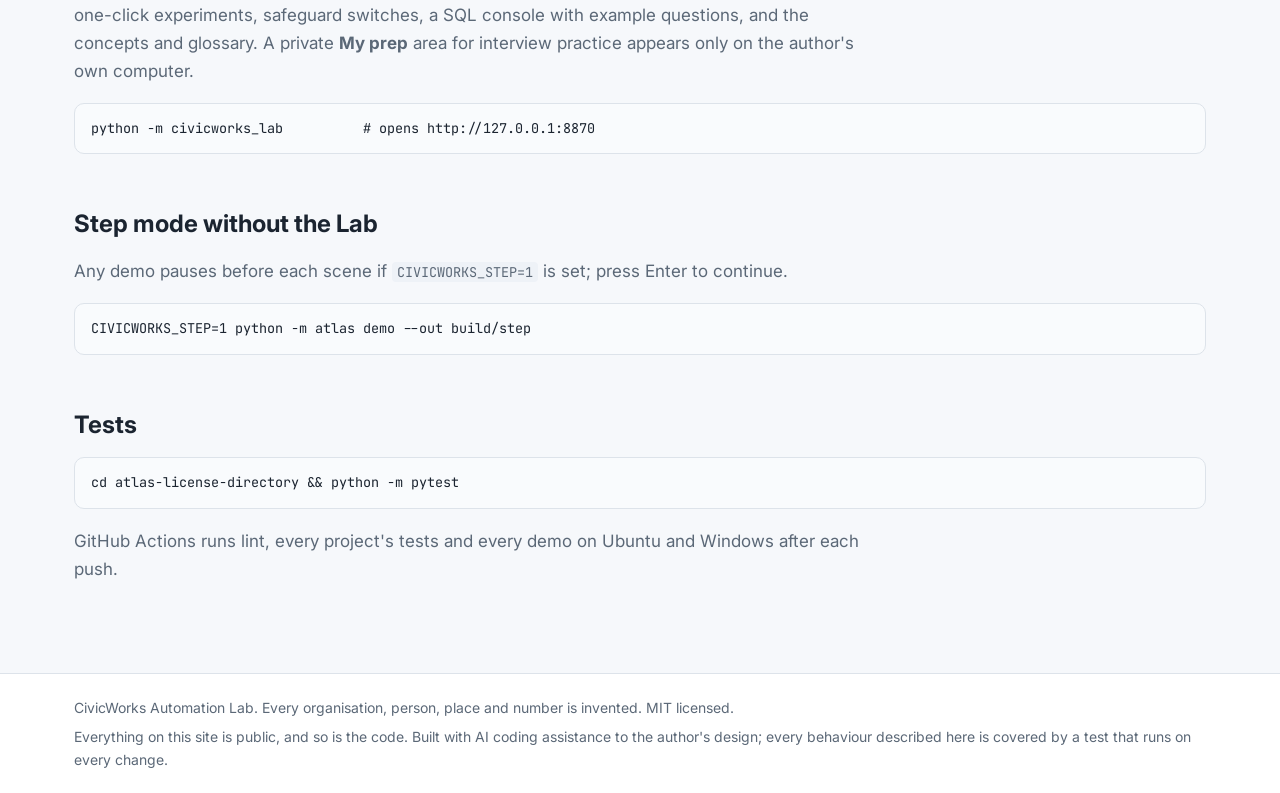
<file: docs/run.html>
<!doctype html><html lang="en"><head><meta charset="utf-8">
<meta name="viewport" content="width=device-width, initial-scale=1"><title>Run it - CivicWorks</title>
<meta name="description" content="Eight tested data pipelines on invented data: validation, approvals, rollback, orchestration.">
<link rel="preconnect" href="https://fonts.googleapis.com"><link rel="stylesheet" href="https://fonts.googleapis.com/css2?family=Inter:wght@400;500;600;700&family=JetBrains+Mono:wght@400;600&display=swap">
<link rel="stylesheet" href="assets/site.css"><link rel="stylesheet" href="assets/flow.css"></head><body>
<header class="top"><div class="in"><a class="brand" href="index.html"><i>CW</i>CivicWorks Automation Lab</a><nav><a href="index.html" class="">Overview</a><a href="index.html#pipelines" class="">Pipelines</a><a href="learn.html" class="">Concepts</a><a href="run.html" class="on">Run it</a><a href="hiring.html" class="">For hiring managers</a><a href="https://github.com/data-dl/civicworks-automation-lab" class="">GitHub</a></nav></div></header>
<main>
<section><span class="eyebrow">Try it</span><h1>Run the pipelines yourself</h1>
<p class="lede">Everything runs locally with Python 3.11 or newer. No accounts, no network, no real data. Each demo generates its own invented
data from a fixed seed, so you see exactly what the videos show.</p></section>
<section class="panel"><h2>One command</h2><p class="lede">With Python 3.11 or newer installed:</p>
<pre>git clone https://github.com/data-dl/civicworks-automation-lab
cd civicworks-automation-lab
python start.py</pre><p class="lede">It creates a private environment in <code>.venv</code>, installs the eight pipelines and the Lab, checks
that every demo runs, and opens the Lab in your browser. Run it again any time - it skips what is already done. On Windows you can also
double-click <code>Start CivicWorks Lab.cmd</code>.</p></section>
<section><h2>Or step by step</h2><pre>git clone https://github.com/data-dl/civicworks-automation-lab
cd civicworks-automation-lab
python -m venv .venv
.venv/Scripts/activate            # macOS/Linux: source .venv/bin/activate
pip install -e "./atlas-license-directory[dev]" -e "./openbadge-registry-publisher[dev]" -e "./regional-programs-analytics[dev]" -e "./ledgerguard-data-quality[dev]" -e "./safesite-compliance-cycle[dev]" -e "./masterrecord-steward[dev]" -e "./reconcilehub[dev]" -e "./opspilot-control-center[dev]" -e ./lab</pre></section>
<section><h2>Run any demo</h2><p class="lede">Run each one from its own folder.</p><div class="scroll"><table><tr><th>pipeline</th><th>command</th></tr><tr><td>Atlas License Directory</td><td><code>cd atlas-license-directory &amp;&amp; python -m atlas demo</code></td></tr><tr><td>OpenBadge Registry Publisher</td><td><code>cd openbadge-registry-publisher &amp;&amp; python -m openbadge demo</code></td></tr><tr><td>Regional Programs Analytics</td><td><code>cd regional-programs-analytics &amp;&amp; python -m regional demo</code></td></tr><tr><td>LedgerGuard Data Quality</td><td><code>cd ledgerguard-data-quality &amp;&amp; python -m ledgerguard demo</code></td></tr><tr><td>SafeSite Compliance Cycle</td><td><code>cd safesite-compliance-cycle &amp;&amp; python -m safesite demo</code></td></tr><tr><td>MasterRecord Steward</td><td><code>cd masterrecord-steward &amp;&amp; python -m masterrecord demo</code></td></tr><tr><td>ReconcileHub</td><td><code>cd reconcilehub &amp;&amp; python -m reconcilehub demo</code></td></tr><tr><td>OpsPilot Control Center</td><td><code>cd opspilot-control-center &amp;&amp; python -m opspilot demo</code></td></tr></table></div></section>
<section><h2>The CivicWorks Lab: run it one scene at a time</h2>
<p class="lede">The Lab is a small local web app. Pick a pipeline and it runs the real demo one scene at a time: before each scene it explains what
is about to happen and asks you to predict the result; after it, it shows the output and the exact rows and cells that changed. Between
scenes you can change the data yourself - edit an input file or run SQL - and watch the pipeline react. Each pipeline also has one-click
experiments, safeguard switches, a SQL console with example questions, and the concepts and glossary. A private <b>My prep</b> area for interview practice appears only on the author's own computer.</p>
<pre>python -m civicworks_lab          # opens http://127.0.0.1:8870</pre></section>
<section><h2>Step mode without the Lab</h2><p class="lede">Any demo pauses before each scene if <code>CIVICWORKS_STEP=1</code> is set; press Enter to continue.</p>
<pre>CIVICWORKS_STEP=1 python -m atlas demo --out build/step</pre></section>
<section><h2>Tests</h2><pre>cd atlas-license-directory &amp;&amp; python -m pytest</pre><p class="lede">GitHub Actions runs lint, every project's tests and every
demo on Ubuntu and Windows after each push.</p></section></main>
<footer><div class="in"><span>CivicWorks Automation Lab. Every organisation, person, place and number is invented. MIT licensed.</span>
<span>Everything on this site is public, and so is the code. Built with AI coding assistance to the author's design; every behaviour
described here is covered by a test that runs on every change.</span></div></footer>
</body></html>
</file>
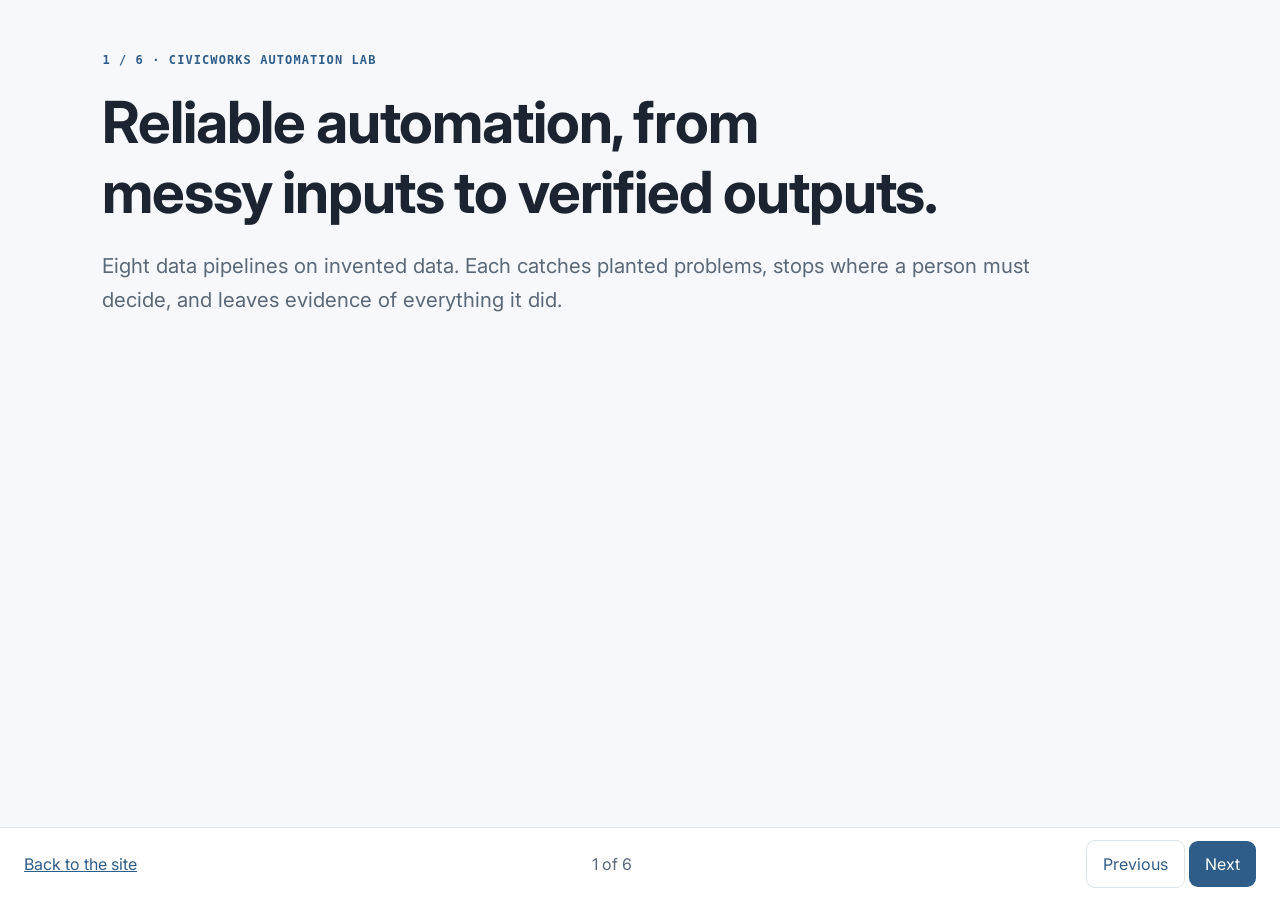
<file: docs/slides.html>
<!doctype html><html lang="en"><head><meta charset="utf-8"><meta name="viewport" content="width=device-width, initial-scale=1">
<title>CivicWorks - slides</title><link rel="stylesheet" href="https://fonts.googleapis.com/css2?family=Inter:wght@400;600;700&display=swap">
<link rel="stylesheet" href="assets/site.css"></head><body><div class="deck"><div><section class='slide on'><span class='eyebrow'>1 / 6 &middot; CivicWorks Automation Lab</span><h1>Reliable automation, from messy inputs to verified outputs.</h1><p class='lede'>Eight data pipelines on invented data. Each catches planted problems, stops where a person must decide, and leaves evidence of everything it did.</p></section><section class='slide'><span class='eyebrow'>2 / 6 &middot; The problem</span><h1>Published data multiplies every mistake.</h1><p class='lede'>A wrong record in a report, a directory or a public file reaches everyone who uses it. Exports fail quietly. Two systems disagree. A rerun duplicates work. These pipelines are built so none of that happens silently.</p></section><section class='slide'><span class='eyebrow'>3 / 6 &middot; What I built</span><h1>Eight pipelines, one standard.</h1><div class='grid'><div class='panel'><b>Atlas License Directory</b><span style='color:var(--muted);font-size:15px'>A monthly printed directory that is checked, frozen, printed, verified and published - and can be rolled back.</span></div><div class='panel'><b>OpenBadge Registry Publisher</b><span style='color:var(--muted);font-size:15px'>A public data file that only goes live after it has been fetched back and proven identical.</span></div><div class='panel'><b>Regional Programs Analytics</b><span style='color:var(--muted);font-size:15px'>Quarterly Excel reports that refuse approval while the data is incomplete, and freeze once approved.</span></div><div class='panel'><b>LedgerGuard Data Quality</b><span style='color:var(--muted);font-size:15px'>Daily export checks that never mistake an empty file for success, with archives you can safely restore.</span></div><div class='panel'><b>SafeSite Compliance Cycle</b><span style='color:var(--muted);font-size:15px'>A quarterly safety-return cycle - reminders, checks, escalations and two Word reports - with nothing sent and no final overwritten.</span></div><div class='panel'><b>MasterRecord Steward</b><span style='color:var(--muted);font-size:15px'>Master records from three disagreeing sources - justified changes approved, the rest held for a person, nothing else touched.</span></div><div class='panel'><b>ReconcileHub</b><span style='color:var(--muted);font-size:15px'>Monthly access-roster reconciliation that suggests near-matches and never merges two people on a guess.</span></div><div class='panel'><b>OpsPilot Control Center</b><span style='color:var(--muted);font-size:15px'>One control room over the other pipelines - planned, checkpointed, approved by people, and unable to exceed its contracts.</span></div></div></section><section class='slide'><span class='eyebrow'>4 / 6 &middot; How they work</span><h1>Check, decide, release, keep evidence.</h1><div class='grid'><div class='panel'><b>Check before anything is used, and name the problem</b></div><div class='panel'><b>The computer never guesses about what needs judgment</b></div><div class='panel'><b>Nothing good is ever overwritten</b></div><div class='panel'><b>Running it twice is safe</b></div><div class='panel'><b>Fingerprints prove what happened</b></div><div class='panel'><b>Release all at once, or not at all</b></div></div></section><section class='slide'><span class='eyebrow'>5 / 6 &middot; Evidence</span><h1>108 tests, two operating systems, every change.</h1><p class='lede'>GitHub Actions installs all eight projects on fresh Ubuntu and Windows machines and runs every test and every demo after each push. Each run writes a manifest of input and output fingerprints. Every video is replayed from a real run.</p></section><section class='slide'><span class='eyebrow'>6 / 6 &middot; See it</span><h1>Watch, step through, run it.</h1><p class='lede'>Overview video and per-pipeline walkthroughs: <a href='index.html'>the site</a>. On each pipeline page: a step-by-step replay, experiments that break the data on purpose, and a SQL console on its real database. Source: <a href='https://github.com/data-dl/civicworks-automation-lab'>github.com/data-dl/civicworks-automation-lab</a>.</p></section></div>
<div class="deckbar"><a href="index.html">Back to the site</a><span id="pos"></span><span><button class="btn ghost" id="p">Previous</button>
<button class="btn" id="n">Next</button></span></div></div>
<script>const s=[...document.querySelectorAll('.slide')];let i=0;const go=k=>{i=Math.max(0,Math.min(s.length-1,k));
s.forEach((x,n)=>x.classList.toggle('on',n===i));document.getElementById('pos').textContent=(i+1)+' of '+s.length};
document.getElementById('p').onclick=()=>go(i-1);document.getElementById('n').onclick=()=>go(i+1);
addEventListener('keydown',e=>{if(['ArrowRight','PageDown',' '].includes(e.key))go(i+1);if(['ArrowLeft','PageUp'].includes(e.key))go(i-1)});go(0);</script>
</body></html>
</file>
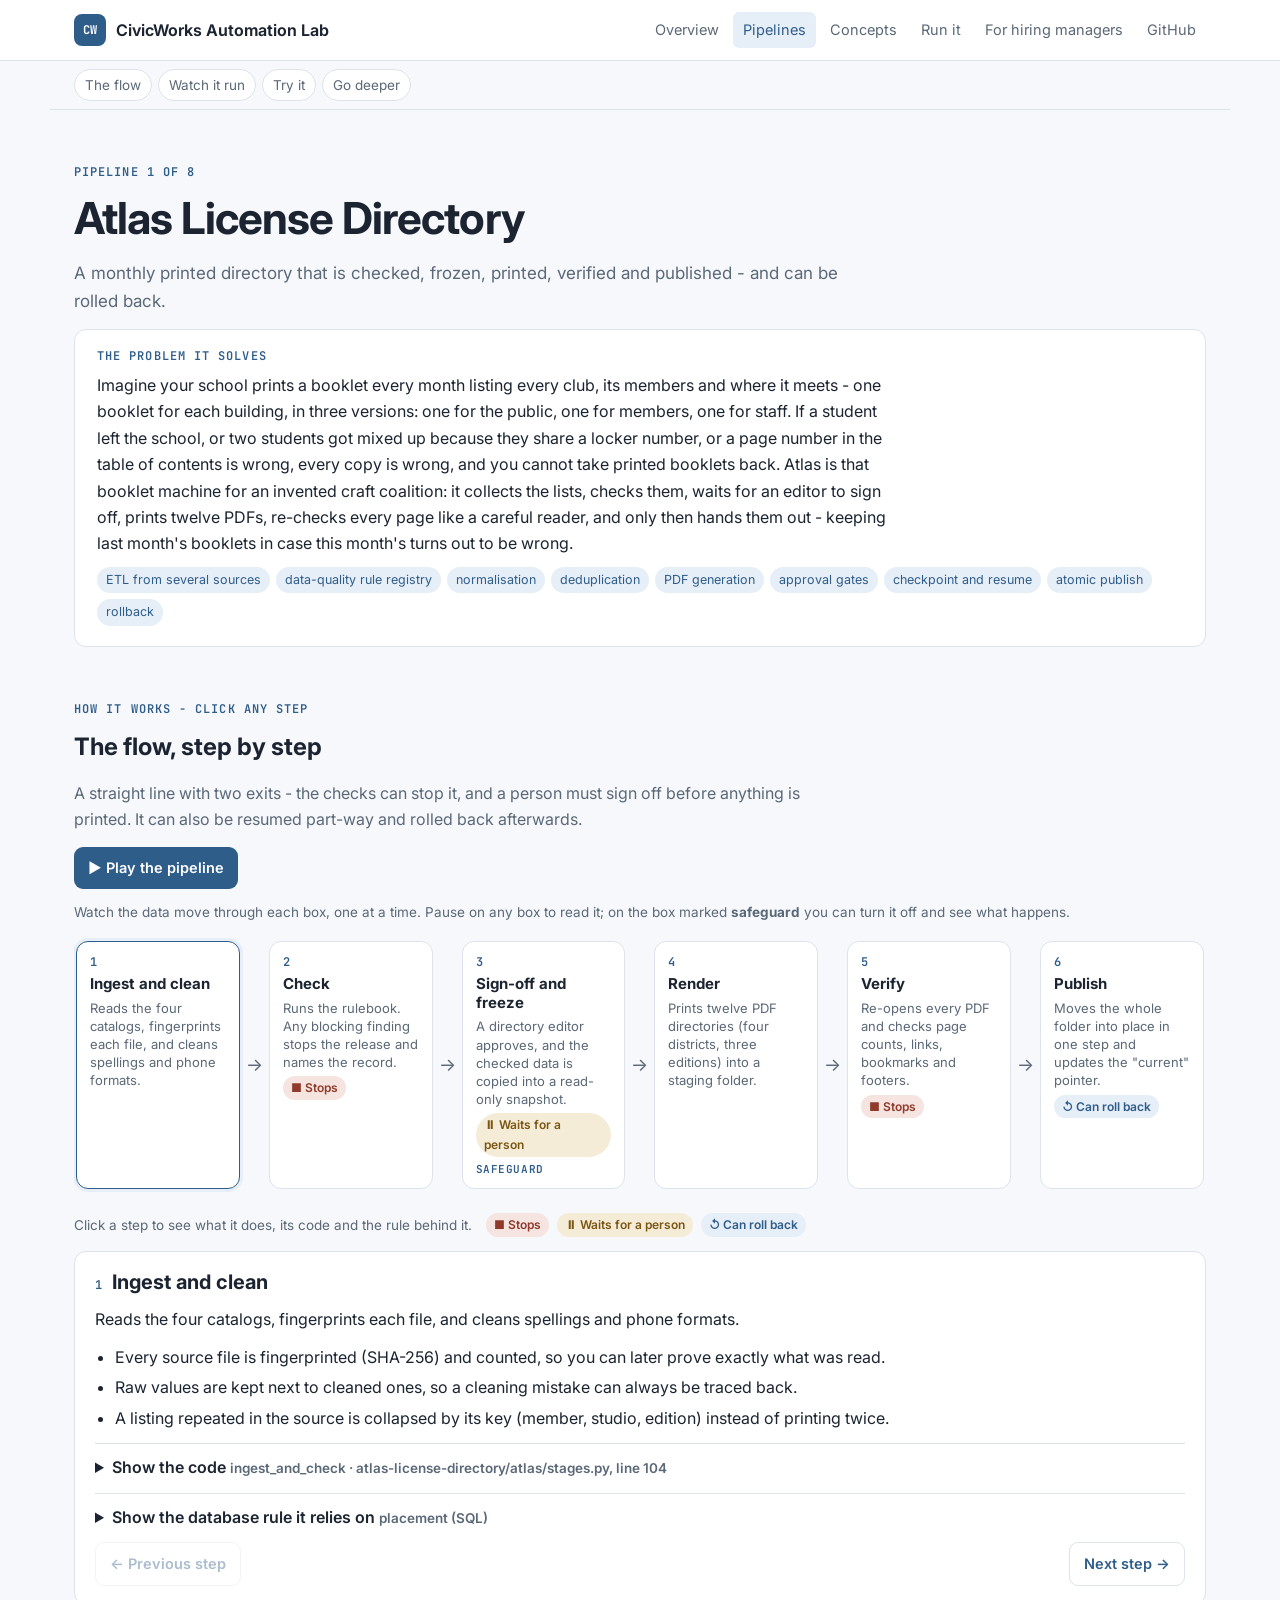
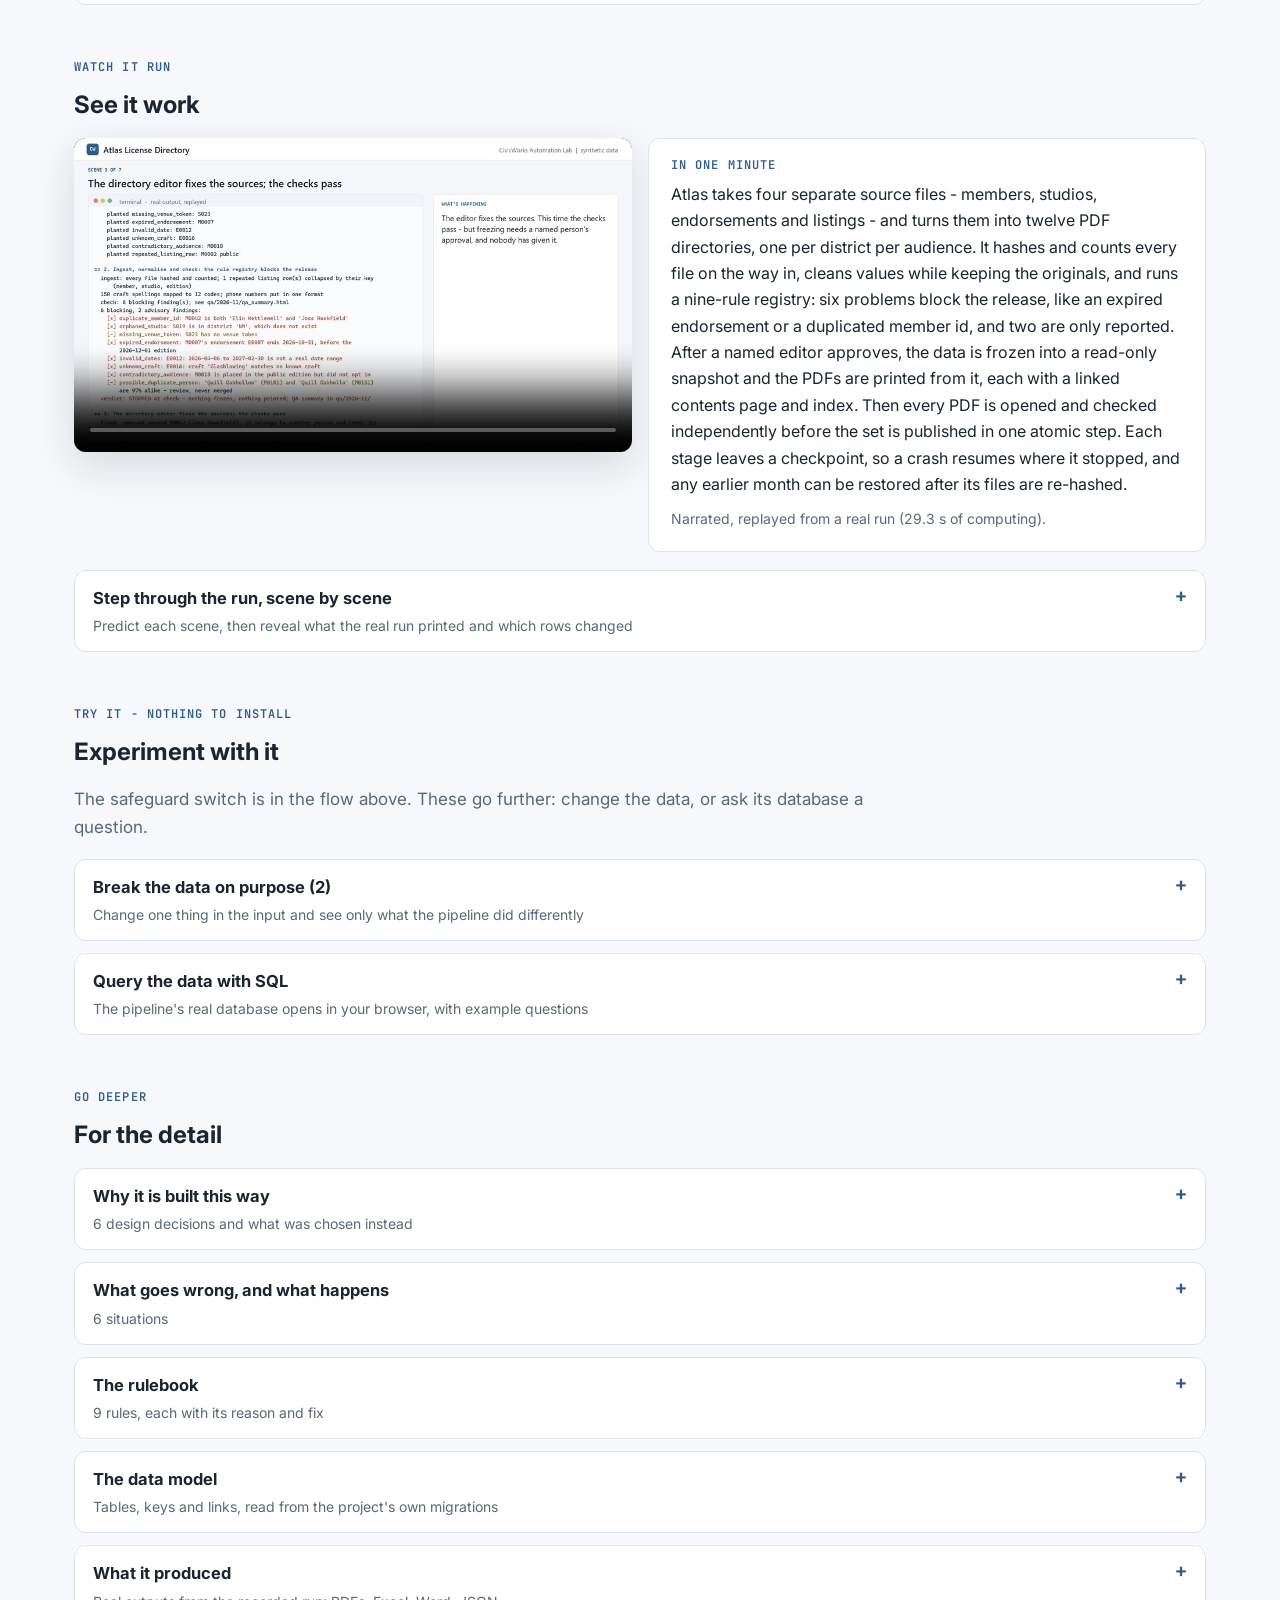
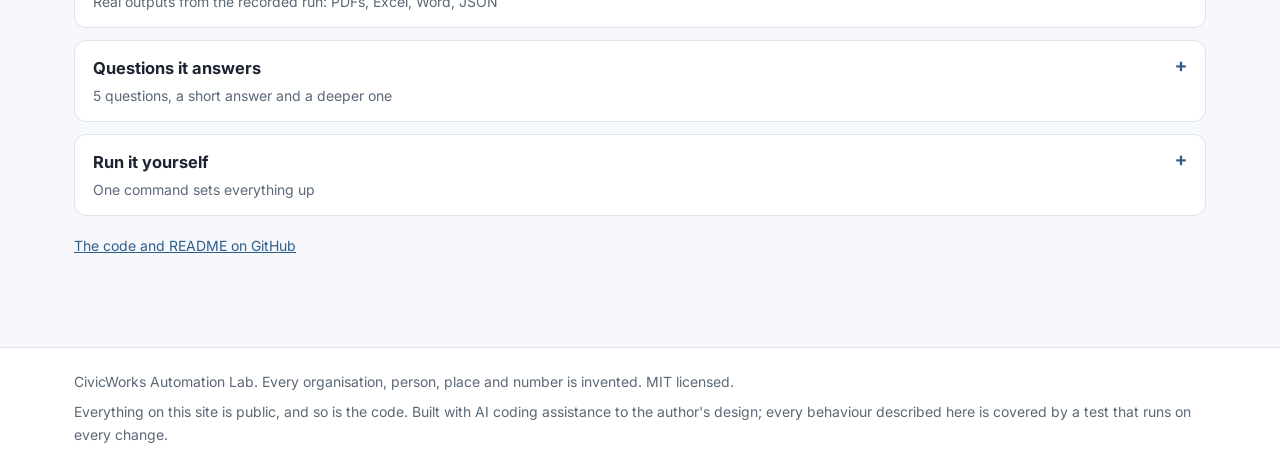
<file: docs/p/atlas.html>
<!doctype html><html lang="en"><head><meta charset="utf-8">
<meta name="viewport" content="width=device-width, initial-scale=1"><title>Atlas License Directory</title>
<meta name="description" content="Eight tested data pipelines on invented data: validation, approvals, rollback, orchestration.">
<link rel="preconnect" href="https://fonts.googleapis.com"><link rel="stylesheet" href="https://fonts.googleapis.com/css2?family=Inter:wght@400;500;600;700&family=JetBrains+Mono:wght@400;600&display=swap">
<link rel="stylesheet" href="../assets/site.css"><link rel="stylesheet" href="../assets/flow.css"></head><body>
<header class="top"><div class="in"><a class="brand" href="../index.html"><i>CW</i>CivicWorks Automation Lab</a><nav><a href="../index.html" class="">Overview</a><a href="../index.html#pipelines" class="on">Pipelines</a><a href="../learn.html" class="">Concepts</a><a href="../run.html" class="">Run it</a><a href="../hiring.html" class="">For hiring managers</a><a href="https://github.com/data-dl/civicworks-automation-lab" class="">GitHub</a></nav></div></header>
<main><nav class="subnav"><a href="#flow">The flow</a><a href="#watch">Watch it run</a><a href="#try">Try it</a><a href="#deeper">Go deeper</a></nav>
<section class="phead"><span class="eyebrow">Pipeline 1 of 8</span><h1>Atlas License Directory</h1>
  <p class="lede">A monthly printed directory that is checked, frozen, printed, verified and published - and can be rolled back.</p>
  <div class="panel story"><span class="eyebrow">The problem it solves</span><p>Imagine your school prints a booklet every month listing every club, its members and where it meets - one booklet for each building, in three versions: one for the public, one for members, one for staff. If a student left the school, or two students got mixed up because they share a locker number, or a page number in the table of contents is wrong, every copy is wrong, and you cannot take printed booklets back. Atlas is that booklet machine for an invented craft coalition: it collects the lists, checks them, waits for an editor to sign off, prints twelve PDFs, re-checks every page like a careful reader, and only then hands them out - keeping last month&#x27;s booklets in case this month&#x27;s turns out to be wrong.</p>
  <div class="chips"><span class="chip">ETL from several sources</span><span class="chip">data-quality rule registry</span><span class="chip">normalisation</span><span class="chip">deduplication</span><span class="chip">PDF generation</span><span class="chip">approval gates</span><span class="chip">checkpoint and resume</span><span class="chip">atomic publish</span><span class="chip">rollback</span></div></div></section>
<section id="flow"><span class="eyebrow">How it works - click any step</span>
  <h2>The flow, step by step</h2>
  <div id="flowbox"></div>
  <script type="application/json" id="flow-data">{"flow": {"shape": "A straight line with two exits - the checks can stop it, and a person must sign off before anything is printed. It can also be resumed part-way and rolled back afterwards.", "nodes": [{"id": "ingest", "name": "Ingest and clean", "does": "Reads the four catalogs, fingerprints each file, and cleans spellings and phone formats.", "code": {"file": "atlas/stages.py", "symbol": "ingest_and_check", "lines": 34}, "plain": ["Every source file is fingerprinted (SHA-256) and counted, so you can later prove exactly what was read.", "Raw values are kept next to cleaned ones, so a cleaning mistake can always be traced back.", "A listing repeated in the source is collapsed by its key (member, studio, edition) instead of printing twice."], "sql": {"object": "placement", "parts": [["PRIMARY KEY", "every listing has its own id"], ["REFERENCES guild_member / studio", "a listing must point at a member and a studio that really exist"], ["CHECK (edition_code IN ('public','member','inspector'))", "only the three real editions are allowed"], ["UNIQUE (member_id, studio_id, edition_code)", "the same person cannot be listed twice in the same place and edition"]], "text": "CREATE TABLE placement (\n    placement_id  TEXT PRIMARY KEY,\n    member_id     TEXT NOT NULL REFERENCES guild_member(member_id),\n    studio_id     TEXT NOT NULL REFERENCES studio(studio_id),\n    edition_code  TEXT NOT NULL CHECK (edition_code IN ('public', 'member', 'inspector')),\n    approved      INTEGER NOT NULL CHECK (approved IN (0, 1)),\n    UNIQUE (member_id, studio_id, edition_code)\n);"}, "source": {"file": "atlas-license-directory/atlas/stages.py", "line": 104, "symbol": "ingest_and_check", "text": "def ingest_and_check(ws: Workspace, period: str) -> CheckResult:\n    rules = load_rules()\n    result = CheckResult(period)\n    con = ws.open()\n\n    def find(rule: str, records: list[str], detail: str) -> None:\n        r = rules[rule]\n        result.findings.append(Finding(rule, r[\"severity\"], records, detail, r[\"remediation\"]))\n\n    rows: dict[str, list[dict]] = {}\n    for name, columns in EXPECTED.items():\n        path = ws.sources / period / f\"{name}.csv\"\n        with path.open(encoding=\"utf-8\", newline=\"\") as f:\n            reader = csv.DictReader(f)\n            if reader.fieldnames != columns:\n                raise ValueError(f\"{name}.csv columns {reader.fieldnames} != expected {columns}\")\n            rows[name] = list(reader)\n        con.execute(\"INSERT OR REPLACE INTO source_file VALUES (?, ?, ?, ?, ?, ?)\",\n                    (name, period, sha256_file(path), len(rows[name]), \",\".join(columns), utc_now()))\n        result.counts[name] = len(rows[name])\n\n    for table in (\"placement\", \"endorsement\", \"studio\", \"guild_member\", \"craft\", \"district\"):\n        con.execute(f\"DELETE FROM {table}\")  # noqa: S608 - fixed table names\n    con.execute(\"DELETE FROM review_candidate WHERE period = ?\", (period,))\n    con.executemany(\"INSERT INTO district VALUES (?, ?)\", DISTRICTS)\n    con.executemany(\"INSERT INTO craft VALUES (?, ?)\", CRAFTS)\n\n    seen: dict[str, str] = {}\n    for m in rows[\"members\"]:\n        if m[\"member_id\"] in seen:\n            find(\"duplicate_member_id\", [m[\"member_id\"]],\n                 f\"{m['member_id']} is both '{seen[m['member_id']]}' and '{m['name']}'\")\n            continue\n        seen[m[\"member_id\"]] = m[\"name\"]", "more": true}}, {"id": "check", "name": "Check", "does": "Runs the rulebook. Any blocking finding stops the release and names the record.", "branch": {"kind": "stop", "label": "blocking finding - nothing is frozen or printed"}, "code": {"file": "atlas/stages.py", "symbol": "ingest_and_check", "focus": "def find(", "lines": 26}, "plain": ["Each rule lives in rules.yaml with its severity, the reason it exists and how to fix it - the rules are data, not buried in code.", "A finding names the rule, the record and the detail, so the fix is obvious.", "Blocking findings stop the run; advisory ones are reported and the run goes on."], "source": {"file": "atlas-license-directory/atlas/stages.py", "line": 109, "symbol": "ingest_and_check", "text": "def find(rule: str, records: list[str], detail: str) -> None:\n    r = rules[rule]\n    result.findings.append(Finding(rule, r[\"severity\"], records, detail, r[\"remediation\"]))\n\nrows: dict[str, list[dict]] = {}\nfor name, columns in EXPECTED.items():\n    path = ws.sources / period / f\"{name}.csv\"\n    with path.open(encoding=\"utf-8\", newline=\"\") as f:\n        reader = csv.DictReader(f)\n        if reader.fieldnames != columns:\n            raise ValueError(f\"{name}.csv columns {reader.fieldnames} != expected {columns}\")\n        rows[name] = list(reader)\n    con.execute(\"INSERT OR REPLACE INTO source_file VALUES (?, ?, ?, ?, ?, ?)\",\n                (name, period, sha256_file(path), len(rows[name]), \",\".join(columns), utc_now()))\n    result.counts[name] = len(rows[name])\n\nfor table in (\"placement\", \"endorsement\", \"studio\", \"guild_member\", \"craft\", \"district\"):\n    con.execute(f\"DELETE FROM {table}\")  # noqa: S608 - fixed table names\ncon.execute(\"DELETE FROM review_candidate WHERE period = ?\", (period,))\ncon.executemany(\"INSERT INTO district VALUES (?, ?)\", DISTRICTS)\ncon.executemany(\"INSERT INTO craft VALUES (?, ?)\", CRAFTS)\n\nseen: dict[str, str] = {}\nfor m in rows[\"members\"]:\n    if m[\"member_id\"] in seen:\n        find(\"duplicate_member_id\", [m[\"member_id\"]],", "more": true}}, {"id": "freeze", "name": "Sign-off and freeze", "does": "A directory editor approves, and the checked data is copied into a read-only snapshot.", "branch": {"kind": "hold", "label": "waits for the directory editor"}, "safeguard": "sign-off", "code": {"file": "atlas/stages.py", "symbol": "freeze", "lines": 30}, "plain": ["Freezing needs two things - no blocking findings, and a named approver.", "The snapshot is a copy made with SQLite's backup function, then made read-only, and its fingerprint is recorded.", "Everything printed later comes from this frozen copy, so the PDFs match exactly what was approved."], "source": {"file": "atlas-license-directory/atlas/stages.py", "line": 230, "symbol": "freeze", "text": "def freeze(ws: Workspace, period: str, approve_as: str | None) -> tuple[bool, str]:\n    \"\"\"Copy the checked tables into a read-only snapshot. Needs no blocking findings and a named approver.\"\"\"\n    summary = ws.qa / period / \"qa_summary.json\"\n    if not summary.exists():\n        return False, \"run the checks first\"\n    import json\n\n    blocking = json.loads(summary.read_text(encoding=\"utf-8\"))[\"blocking\"]\n    if blocking:\n        return False, f\"{blocking} blocking finding(s) - nothing can be frozen\"\n    if not approve_as and guard(\"sign-off\"):\n        return False, \"checks pass; a directory editor must approve before the snapshot is frozen (--approve ROLE)\"\n    target = ws.snapshots / period / \"snapshot.sqlite\"\n    if target.exists():\n        return False, f\"{period} is already frozen; a frozen snapshot is never replaced\"\n    target.parent.mkdir(parents=True, exist_ok=True)\n    src = ws.open()\n    dst = sqlite3.connect(target)\n    src.backup(dst)\n    dst.close()\n    target.chmod(stat.S_IREAD)\n    digest = sha256_file(target)\n    src.execute(\"INSERT OR REPLACE INTO directory_release (release_id, period, stage, snapshot_hash, approved_by, \"\n                \"updated_at) VALUES (?, ?, 'frozen', ?, ?, ?)\",\n                (period, period, digest, approve_as or \"nobody\", utc_now()))\n    src.commit()\n    src.close()\n    return True, f\"snapshot frozen read-only, sha256 {digest[:12]}, approved by {approve_as}\"", "more": false}, "switch": {"id": "off-sign-off", "safeguard": "sign-off", "step": "freeze", "title": "Remove the editor's sign-off", "protects": "A person must approve the checked data before twelve directories are printed and published.", "predict": "The checks pass in scene 3. Without a sign-off step, what happens next - and who is recorded as the approver?", "look_for": "Scene 3 publishes all twelve directories at once - PUBLISHED - and the release record names the approver as \"nobody\". In the normal run it stops at the freeze step until the directory editor signs off in scene 4.", "defend": "Checks prove the data is valid, not that it is right to publish. A named sign-off puts a person's judgement and name on every release, and the release record shows who it was."}}, {"id": "render", "name": "Render", "does": "Prints twelve PDF directories (four districts, three editions) into a staging folder.", "code": {"file": "atlas/release.py", "symbol": "_run_stage", "focus": "if stage == \"render\"", "lines": 11}, "plain": ["PDFs go to staging, never straight to the published folder.", "Each finished stage is checkpointed, so a crash mid-print resumes without redoing the work before it."], "source": {"file": "atlas-license-directory/atlas/release.py", "line": 129, "symbol": "_run_stage", "text": "if stage == \"render\":\n    folder = ws.staging / period\n    if folder.exists():\n        shutil.rmtree(folder)\n    count = 0\n    for code, _ in DISTRICTS:\n        for edition in EDITIONS:\n            render(snapshot, code, edition, period, folder / f\"{code}-{edition}.pdf\")\n            count += 1\n    _set_release(ws, period, stage=\"rendered\", pdf_count=count)\n    return True, f\"{count} PDFs rendered into staging/{period}/ (not yet published)\"", "more": true}}, {"id": "verify", "name": "Verify", "does": "Re-opens every PDF and checks page counts, links, bookmarks and footers.", "branch": {"kind": "stop", "label": "a PDF fails - nothing is published"}, "code": {"file": "atlas/release.py", "symbol": "_run_stage", "focus": "if stage == \"verify\"", "lines": 12}, "plain": ["The output is checked independently of the code that made it - a PDF that merely exists is not trusted."], "source": {"file": "atlas-license-directory/atlas/release.py", "line": 140, "symbol": "_run_stage", "text": "if stage == \"verify\":\n    from .pdf import plan\n\n    problems = []\n    for code, _ in DISTRICTS:\n        for edition in EDITIONS:\n            p = plan(code, edition, read_entries(snapshot, code, edition))\n            problems += [f\"{code}-{edition}: {x}\" for x in verify(ws.staging / period / f\"{code}-{edition}.pdf\", p)]\n    if problems:\n        return False, f\"{len(problems)} problem(s), e.g. {problems[0]}\"\n    _set_release(ws, period, stage=\"verified\")\n    return True, \"all 12 PDFs verified: page counts, contents links, index last and linked, bookmarks, footers\"", "more": true}}, {"id": "publish", "name": "Publish", "does": "Moves the whole folder into place in one step and updates the \"current\" pointer.", "branch": {"kind": "rollback", "label": "roll back to an earlier month", "after re-checking its fingerprints": null}, "code": {"file": "atlas/release.py", "symbol": "_run_stage", "focus": "# publish", "lines": 15}, "plain": ["A manifest of fingerprints is written first, then the folder is renamed into place - readers see all twelve files or none.", "CURRENT.json says which month is live; rolling back just points it at an earlier verified month."], "source": {"file": "atlas-license-directory/atlas/release.py", "line": 152, "symbol": "_run_stage", "text": "# publish\ntarget = ws.published / period\nif target.exists():\n    return True, \"already published\"\nstaged = ws.staging / period\nmanifest = {p.name: sha256_file(p) for p in sorted(staged.glob(\"*.pdf\"))}\nwrite_json(staged / \"MANIFEST.json\", manifest)\nws.published.mkdir(parents=True, exist_ok=True)\nreplace(staged, target)  # one rename: readers see all twelve files or none\nprevious = current(ws)\nwrite_json(ws.published / \"CURRENT.json\", {\"period\": period, \"switched_at\": utc_now(), \"reason\": \"new release\",\n                                          \"manifest_sha256\": sha256_file(target / \"MANIFEST.json\")})\n_set_release(ws, period, stage=\"published\", manifest_hash=sha256_file(target / \"MANIFEST.json\"))\ndelta = delta_report(ws, previous, period) if previous else \"first release\"\nreturn True, f\"published/{period}/ is now current; previous: {previous or 'none'}; changes: {delta}\"", "more": false}}]}, "recorded": {"sign-off": {"diff": [{"scene": 3, "kind": "heading", "text": "== 3. The directory editor fixes the sources; the checks pass"}, {"scene": null, "kind": "removed", "text": "  freeze: checks pass; a directory editor must approve before the snapshot is frozen (--approve ROLE)"}, {"scene": null, "kind": "removed", "text": "  verdict: STOPPED at freeze - checks pass, but no one has signed off"}, {"scene": 3, "kind": "added", "text": "  publish: published/2026-11/ is now current; previous: none; changes: first release"}, {"scene": 3, "kind": "added", "text": "  verdict: PUBLISHED - checks pass, but no one has signed off"}, {"scene": 5, "kind": "heading", "text": "== 5. Resume: finished stages are skipped, every PDF is verified, then published"}, {"scene": null, "kind": "removed", "text": "  publish: published/2026-11/ is now current; previous: none; changes: first release"}, {"scene": 5, "kind": "added", "text": "  publish: already published"}], "exit": 0, "look_for": "Scene 3 publishes all twelve directories at once - PUBLISHED - and the release record names the approver as \"nobody\". In the normal run it stops at the freeze step until the directory editor signs off in scene 4.", "defend": "Checks prove the data is valid, not that it is right to publish. A named sign-off puts a person's judgement and name on every release, and the release record shows who it was."}}}</script>
  <script src="../assets/flow.js"></script>
  <script>
  (() => {
    const d = JSON.parse(document.getElementById('flow-data').textContent);
    const f = renderFlow(document.getElementById('flowbox'), d.flow, { repo: "https://github.com/data-dl/civicworks-automation-lab",
      runSwitch: async node => d.recorded[node.safeguard] });
    if (location.hash === '#switch' && f.first >= 0) f.show(f.first);
  })();
  </script></section>
<section id="watch"><span class="eyebrow">Watch it run</span><h2>See it work</h2><div class="two"><video controls preload="metadata" poster="../videos/atlas-poster.jpg" src="../videos/atlas.mp4">
      <track kind="captions" src="../videos/atlas.vtt" srclang="en" label="English" default></video>
      <div class="panel"><span class="eyebrow">In one minute</span><p>Atlas takes four separate source files - members, studios, endorsements and listings - and turns them into twelve PDF directories, one per district per audience. It hashes and counts every file on the way in, cleans values while keeping the originals, and runs a nine-rule registry: six problems block the release, like an expired endorsement or a duplicated member id, and two are only reported. After a named editor approves, the data is frozen into a read-only snapshot and the PDFs are printed from it, each with a linked contents page and index. Then every PDF is opened and checked independently before the set is published in one atomic step. Each stage leaves a checkpoint, so a crash resumes where it stopped, and any earlier month can be restored after its files are re-hashed.</p>
      <p class="m">Narrated, replayed from a real run (29.3 s of computing).</p></div></div>
      <details class='layer'><summary><b>Step through the run, scene by scene</b><span>Predict each scene, then reveal what the real run printed and which rows changed</span></summary><div class='layer-body'><div class='panel stepper' id='stepper'></div><script type='application/json' id='steps-data'>[{"title": "Four source catalogs arrive, with problems planted", "lines": ["== 1. Four source catalogs arrive, with problems planted", "  150 members, 48 studios, 150 endorsements, 413 listing rows (seed 20261123); four separate CSV catalogs", "    planted duplicate_member_id: M0042", "    planted near_duplicate_name: M0101 / M0151", "    planted orphaned_studio: S019", "    planted missing_venue_token: S023", "    planted expired_endorsement: M0007", "    planted invalid_date: E0012", "    planted unknown_craft: E0016", "    planted contradictory_audience: M0018", "    planted repeated_listing_row: M0002 public", ""], "rows": {"traced": [{"source": "sources/2026-11/endorsements.csv", "cols": ["endorsement_id", "member_id", "craft", "valid_from", "valid_to"], "rows": [{"row": ["E0002", "M0002", "Weaving", "2025-06-20", "2028-06-19"], "cells": [1], "token": "M0002"}, {"row": ["E0007", "M0007", "Bookbinding", "2026-02-05", "2026-10-31"], "cells": [1], "token": "M0007"}, {"row": ["E0012", "M0012", "CER", "2026-04-06", "2027-02-30"], "cells": [0], "token": "E0012"}, {"row": ["E0016", "M0016", "Glasblowing", "2026-03-28", "2029-03-27"], "cells": [0], "token": "E0016"}, {"row": ["E0018", "M0018", "Printmaking", "2025-07-04", "2028-07-03"], "cells": [1], "token": "M0018"}, {"row": ["E0042", "M0042", "Printmaking", "2025-03-26", "2027-03-26"], "cells": [1], "token": "M0042"}, {"row": ["E0101", "M0101", "joinery", "2025-06-23", "2027-06-23"], "cells": [1], "token": "M0101"}, {"row": ["E0151", "M0151", "Ceramics", "2026-01-05", "2028-01-05"], "cells": [1], "token": "M0151"}]}, {"source": "sources/2026-11/listings.csv", "cols": ["member_id", "studio_id", "edition", "approved"], "rows": [{"row": ["M0002", "S035", "member", "1"], "cells": [0], "token": "M0002"}, {"row": ["M0002", "S035", "inspector", "1"], "cells": [0], "token": "M0002"}, {"row": ["M0002", "S035", "public", "1"], "cells": [0], "token": "M0002"}, {"row": ["M0007", "S007", "member", "1"], "cells": [0], "token": "M0007"}, {"row": ["M0007", "S007", "inspector", "1"], "cells": [0], "token": "M0007"}, {"row": ["M0007", "S007", "public", "1"], "cells": [0], "token": "M0007"}, {"row": ["M0018", "S041", "member", "1"], "cells": [0], "token": "M0018"}, {"row": ["M0018", "S041", "inspector", "1"], "cells": [0], "token": "M0018"}, {"row": ["M0018", "S028", "public", "1"], "cells": [0], "token": "M0018"}, {"row": ["M0042", "S019", "member", "1"], "cells": [0], "token": "M0042"}, {"row": ["M0042", "S019", "inspector", "1"], "cells": [0], "token": "M0042"}, {"row": ["M0101", "S048", "member", "1"], "cells": [0], "token": "M0101"}]}, {"source": "sources/2026-11/members.csv", "cols": ["member_id", "name", "phone", "state", "public_opt_in"], "rows": [{"row": ["M0002", "Maren Fairmarsh", "555-230-2209", "active", "1"], "cells": [0], "token": "M0002"}, {"row": ["M0007", "Joss Juniperlow", "(555) 329 1910", "active", "1"], "cells": [0], "token": "M0007"}, {"row": ["M0018", "Roan Lanternby", "555-591-1715", "active", "0"], "cells": [0], "token": "M0018"}, {"row": ["M0042", "Elin Kettlewell", "555-299-7297", "active", "0"], "cells": [0], "token": "M0042"}, {"row": ["M0042", "Joss Rookfield", "555-301-2240", "active", "1"], "cells": [0], "token": "M0042"}, {"row": ["M0101", "Quill Oakhollow", "(555) 626 3778", "active", "1"], "cells": [0], "token": "M0101"}, {"row": ["M0151", "Quill Oakhollo", "555 410 7781", "active", "1"], "cells": [0], "token": "M0151"}]}, {"source": "sources/2026-11/studios.csv", "cols": ["studio_id", "studio_name", "district", "venue_token"], "rows": [{"row": ["S019", "Saltwick Forge 19", "NM", "V-SW-823"], "cells": [0], "token": "S019"}, {"row": ["S023", "Saltwick Bindery 23", "SW", ""], "cells": [0], "token": "S023"}]}], "edits": [], "fresh": [{"source": "sources/2026-11/listings.csv", "rows": 415}, {"source": "sources/2026-11/members.csv", "rows": 152}, {"source": "sources/2026-11/endorsements.csv", "rows": 151}, {"source": "sources/2026-11/studios.csv", "rows": 48}]}, "explain": "Four separate files arrive, as they would from four different systems. One example of every problem the rules know about has been planted.", "predict": "Of the nine planted problems, how many do you expect to stop the release?", "answer": "Six. The missing venue token and the near-duplicate name are advisory: reported, not blocking. The repeated row is simply collapsed."}, {"title": "Ingest, normalise and check: the rule registry blocks the release", "lines": ["== 2. Ingest, normalise and check: the rule registry blocks the release", "  ingest: every file hashed and counted; 1 repeated listing row(s) collapsed by their key (member, studio, edition)", "  150 craft spellings mapped to 12 codes; phone numbers put in one format", "  check: 6 blocking finding(s); see qa/2026-11/qa_summary.html", "  6 blocking, 2 advisory findings:", "    [x] duplicate_member_id: M0042 is both 'Elin Kettlewell' and 'Joss Rookfield'", "    [x] orphaned_studio: S019 is in district 'NM', which does not exist", "    [-] missing_venue_token: S023 has no venue token", "    [x] expired_endorsement: M0007's endorsement E0007 ends 2026-10-31, before the 2026-12-01 edition", "    [x] invalid_dates: E0012: 2026-04-06 to 2027-02-30 is not a real date range", "    [x] unknown_craft: E0016: craft 'Glasblowing' matches no known craft", "    [x] contradictory_audience: M0018 is placed in the public edition but did not opt in", "    [-] possible_duplicate_person: 'Quill Oakhollow' (M0101) and 'Quill Oakhollo' (M0151) are 97% alike - review, never merged", "  verdict: STOPPED at check - nothing frozen, nothing printed; QA summary in qa/2026-11/", ""], "rows": {"traced": [{"source": "qa/2026-11/qa_findings.csv", "cols": ["rule", "severity", "records", "detail", "remediation"], "rows": [{"row": ["duplicate_member_id", "blocking", "M0042", "M0042 is both 'Elin Kettlewell' and 'Joss Rookfield'", "Give each person their own member id in the members source."], "cells": [2, 3], "token": "M0042"}, {"row": ["orphaned_studio", "blocking", "S019", "S019 is in district 'NM', which does not exist", "Correct the district code in the studios source."], "cells": [2, 3], "token": "S019"}, {"row": ["missing_venue_token", "advisory", "S023", "S023 has no venue token", "Fill in the studio's venue token."], "cells": [2, 3], "token": "S023"}, {"row": ["expired_endorsement", "blocking", "M0007 E0007", "M0007's endorsement E0007 ends 2026-10-31, before the 2026-12-01 edition", "Record the renewal, or withdraw the listing for this period."], "cells": [2, 3], "token": "M0007"}, {"row": ["expired_endorsement", "blocking", "M0007 E0007", "M0007's endorsement E0007 ends 2026-10-31, before the 2026-12-01 edition", "Record the renewal, or withdraw the listing for this period."], "cells": [2, 3], "token": "E0007"}, {"row": ["invalid_dates", "blocking", "E0012", "E0012: 2026-04-06 to 2027-02-30 is not a real date range", "Correct the date in the endorsements source."], "cells": [2, 3], "token": "E0012"}, {"row": ["unknown_craft", "blocking", "E0016", "E0016: craft 'Glasblowing' matches no known craft", "Fix the spelling or add an alias in the craft map."], "cells": [2, 3], "token": "E0016"}, {"row": ["contradictory_audience", "blocking", "M0018", "M0018 is placed in the public edition but did not opt in", "Remove the public placement or record the opt-in."], "cells": [2, 3], "token": "M0018"}, {"row": ["possible_duplicate_person", "advisory", "M0101 M0151", "'Quill Oakhollow' (M0101) and 'Quill Oakhollo' (M0151) are 97% alike - review, never merged", "A directory editor checks the pair in the review report."], "cells": [2, 3], "token": "M0101"}, {"row": ["possible_duplicate_person", "advisory", "M0101 M0151", "'Quill Oakhollow' (M0101) and 'Quill Oakhollo' (M0151) are 97% alike - review, never merged", "A directory editor checks the pair in the review report."], "cells": [2, 3], "token": "M0151"}]}, {"source": "sources/2026-11/endorsements.csv", "cols": ["endorsement_id", "member_id", "craft", "valid_from", "valid_to"], "rows": [{"row": ["E0007", "M0007", "Bookbinding", "2026-02-05", "2026-10-31"], "cells": [1], "token": "M0007"}, {"row": ["E0007", "M0007", "Bookbinding", "2026-02-05", "2026-10-31"], "cells": [0], "token": "E0007"}, {"row": ["E0012", "M0012", "CER", "2026-04-06", "2027-02-30"], "cells": [0], "token": "E0012"}, {"row": ["E0016", "M0016", "Glasblowing", "2026-03-28", "2029-03-27"], "cells": [0], "token": "E0016"}, {"row": ["E0018", "M0018", "Printmaking", "2025-07-04", "2028-07-03"], "cells": [1], "token": "M0018"}, {"row": ["E0042", "M0042", "Printmaking", "2025-03-26", "2027-03-26"], "cells": [1], "token": "M0042"}, {"row": ["E0101", "M0101", "joinery", "2025-06-23", "2027-06-23"], "cells": [1], "token": "M0101"}, {"row": ["E0151", "M0151", "Ceramics", "2026-01-05", "2028-01-05"], "cells": [1], "token": "M0151"}]}, {"source": "sources/2026-11/listings.csv", "cols": ["member_id", "studio_id", "edition", "approved"], "rows": [{"row": ["M0007", "S007", "member", "1"], "cells": [0], "token": "M0007"}, {"row": ["M0007", "S007", "inspector", "1"], "cells": [0], "token": "M0007"}, {"row": ["M0007", "S007", "public", "1"], "cells": [0], "token": "M0007"}, {"row": ["M0018", "S041", "member", "1"], "cells": [0], "token": "M0018"}, {"row": ["M0018", "S041", "inspector", "1"], "cells": [0], "token": "M0018"}, {"row": ["M0018", "S028", "public", "1"], "cells": [0], "token": "M0018"}, {"row": ["M0042", "S019", "member", "1"], "cells": [0], "token": "M0042"}, {"row": ["M0042", "S019", "inspector", "1"], "cells": [0], "token": "M0042"}, {"row": ["M0101", "S048", "member", "1"], "cells": [0], "token": "M0101"}, {"row": ["M0101", "S048", "inspector", "1"], "cells": [0], "token": "M0101"}, {"row": ["M0101", "S048", "public", "1"], "cells": [0], "token": "M0101"}, {"row": ["M0151", "S028", "member", "1"], "cells": [0], "token": "M0151"}]}, {"source": "sources/2026-11/members.csv", "cols": ["member_id", "name", "phone", "state", "public_opt_in"], "rows": [{"row": ["M0007", "Joss Juniperlow", "(555) 329 1910", "active", "1"], "cells": [0], "token": "M0007"}, {"row": ["M0018", "Roan Lanternby", "555-591-1715", "active", "0"], "cells": [0], "token": "M0018"}, {"row": ["M0042", "Elin Kettlewell", "555-299-7297", "active", "0"], "cells": [0], "token": "M0042"}, {"row": ["M0042", "Joss Rookfield", "555-301-2240", "active", "1"], "cells": [0], "token": "M0042"}, {"row": ["M0101", "Quill Oakhollow", "(555) 626 3778", "active", "1"], "cells": [0], "token": "M0101"}, {"row": ["M0151", "Quill Oakhollo", "555 410 7781", "active", "1"], "cells": [0], "token": "M0151"}]}, {"source": "sources/2026-11/studios.csv", "cols": ["studio_id", "studio_name", "district", "venue_token"], "rows": [{"row": ["S019", "Saltwick Forge 19", "NM", "V-SW-823"], "cells": [0], "token": "S019"}, {"row": ["S023", "Saltwick Bindery 23", "SW", ""], "cells": [0], "token": "S023"}]}], "edits": [], "fresh": [{"source": "atlas.sqlite::placement", "rows": 415}, {"source": "atlas.sqlite::endorsement", "rows": 151}, {"source": "atlas.sqlite::guild_member", "rows": 151}, {"source": "atlas.sqlite::studio", "rows": 48}, {"source": "atlas.sqlite::craft", "rows": 12}, {"source": "qa/2026-11/qa_findings.csv", "rows": 8}, {"source": "atlas.sqlite::district", "rows": 4}, {"source": "atlas.sqlite::source_file", "rows": 4}, {"source": "atlas.sqlite::review_candidate", "rows": 1}, {"source": "atlas.sqlite::schema_version", "rows": 1}]}, "explain": "Every file is fingerprinted and counted, values are cleaned, and the rulebook runs. Each blocking finding names the record and the reason.", "predict": "Will any PDFs be printed in this scene?", "answer": "No. Six blocking findings stop the run at the check stage. The QA summary is written instead."}, {"title": "The directory editor fixes the sources; the checks pass", "lines": ["== 3. The directory editor fixes the sources; the checks pass", "  fixed: removed second M0042 (Joss Rookfield): it belongs to another person and needs its own id", "  fixed: S019: district NM corrected to LM", "  fixed: E0007: renewal recorded, valid to 2028-10-31", "  fixed: E0012: 2027-02-30 corrected to 2027-02-28", "  fixed: E0016: craft spelling corrected", "  fixed: withdrew 1 public listing(s) for people who did not opt in", "  freeze: checks pass; a directory editor must approve before the snapshot is frozen (--approve ROLE)", "  verdict: STOPPED at freeze - checks pass, but no one has signed off", ""], "rows": {"traced": [{"source": "sources/2026-11/endorsements.csv", "cols": ["endorsement_id", "member_id", "craft", "valid_from", "valid_to"], "rows": [{"row": ["E0007", "M0007", "Bookbinding", "2026-02-05", "2028-10-31"], "cells": [0], "token": "E0007"}, {"row": ["E0012", "M0012", "CER", "2026-04-06", "2027-02-28"], "cells": [0], "token": "E0012"}, {"row": ["E0016", "M0016", "Glassblowing", "2026-03-28", "2029-03-27"], "cells": [0], "token": "E0016"}, {"row": ["E0042", "M0042", "Printmaking", "2025-03-26", "2027-03-26"], "cells": [1], "token": "M0042"}]}, {"source": "sources/2026-11/listings.csv", "cols": ["member_id", "studio_id", "edition", "approved"], "rows": [{"row": ["M0042", "S019", "member", "1"], "cells": [0], "token": "M0042"}, {"row": ["M0042", "S019", "inspector", "1"], "cells": [0], "token": "M0042"}]}, {"source": "sources/2026-11/members.csv", "cols": ["member_id", "name", "phone", "state", "public_opt_in"], "rows": [{"row": ["M0042", "Elin Kettlewell", "555-299-7297", "active", "0"], "cells": [0], "token": "M0042"}]}, {"source": "sources/2026-11/studios.csv", "cols": ["studio_id", "studio_name", "district", "venue_token"], "rows": [{"row": ["S019", "Saltwick Forge 19", "LM", "V-SW-823"], "cells": [0], "token": "S019"}]}, {"source": "atlas.sqlite::endorsement", "cols": ["endorsement_id", "member_id", "craft_code", "raw_craft", "valid_from", "valid_to"], "rows": [{"row": ["E0007", "M0007", "BKB", "Bookbinding", "2026-02-05", "2028-10-31"], "cells": [0], "token": "E0007"}, {"row": ["E0012", "M0012", "CER", "CER", "2026-04-06", "2027-02-28"], "cells": [0], "token": "E0012"}, {"row": ["E0016", "M0016", "GLS", "Glassblowing", "2026-03-28", "2029-03-27"], "cells": [0], "token": "E0016"}, {"row": ["E0042", "M0042", "PRT", "Printmaking", "2025-03-26", "2027-03-26"], "cells": [1], "token": "M0042"}]}], "edits": [{"source": "atlas.sqlite::source_file", "cols": ["source_name", "period", "sha256", "row_count", "columns", "loaded_at"], "new_source": false, "added": [], "n_added": 0, "removed": [], "n_removed": 0, "changed": [{"row": ["members", "2026-11", "207fa57ba87db7cf039a1905bdc8370bb471ca2c17c75a8c33f0079466a2af12", "151", "member_id,name,phone,state,public_opt_in", "2026-11-25T00:41:44+00:00"], "before": ["members", "2026-11", "0765d233999da246526d16984d15d8bd61d3788750e0b05267f0a759f26a7428", "152", "member_id,name,phone,state,public_opt_in", "2026-11-25T00:41:44+00:00"], "cells": [2, 3]}, {"row": ["studios", "2026-11", "0d49a6e1d3feb7306b16ff2b4785b4daa761560f4e0415fd9b83148f4498f4dd", "48", "studio_id,studio_name,district,venue_token", "2026-11-25T00:41:44+00:00"], "before": ["studios", "2026-11", "3354a346e0c141b16af02b919ccce052df102ec6cdb112e915f0bb895f6ce305", "48", "studio_id,studio_name,district,venue_token", "2026-11-25T00:41:44+00:00"], "cells": [2]}, {"row": ["endorsements", "2026-11", "8ba8cb10a8f2973b97b8a6fbdd6d4db1c4cb6082fcd7c74bfd51cc38044a55e0", "151", "endorsement_id,member_id,craft,valid_from,valid_to", "2026-11-25T00:41:44+00:00"], "before": ["endorsements", "2026-11", "5a71254e50ce6dcc58c96aeb3b0c6f47e1f0ea2adb72c4a653a67cfbf58d71b5", "151", "endorsement_id,member_id,craft,valid_from,valid_to", "2026-11-25T00:41:44+00:00"], "cells": [2]}, {"row": ["listings", "2026-11", "e2dfbcc53d01d67d909258170482784371c18913d55c9f61cee45ac2d8ed3b96", "415", "member_id,studio_id,edition,approved", "2026-11-25T00:41:44+00:00"], "before": ["listings", "2026-11", "81b3e3f405a37f119a5662df695ebf0b6f7a89e61b19730c18ef5bc6b945a29e", "416", "member_id,studio_id,edition,approved", "2026-11-25T00:41:44+00:00"], "cells": [2, 3]}], "n_changed": 4}, {"source": "atlas.sqlite::endorsement", "cols": ["endorsement_id", "member_id", "craft_code", "raw_craft", "valid_from", "valid_to"], "new_source": false, "added": [], "n_added": 0, "removed": [], "n_removed": 0, "changed": [{"row": ["E0007", "M0007", "BKB", "Bookbinding", "2026-02-05", "2028-10-31"], "before": ["E0007", "M0007", "BKB", "Bookbinding", "2026-02-05", "2026-10-31"], "cells": [5]}, {"row": ["E0012", "M0012", "CER", "CER", "2026-04-06", "2027-02-28"], "before": ["E0012", "M0012", "CER", "CER", "2026-04-06", "2027-02-30"], "cells": [5]}, {"row": ["E0016", "M0016", "GLS", "Glassblowing", "2026-03-28", "2029-03-27"], "before": ["E0016", "M0016", "", "Glasblowing", "2026-03-28", "2029-03-27"], "cells": [2, 3]}], "n_changed": 3}, {"source": "sources/2026-11/endorsements.csv", "cols": ["endorsement_id", "member_id", "craft", "valid_from", "valid_to"], "new_source": false, "added": [], "n_added": 0, "removed": [], "n_removed": 0, "changed": [{"row": ["E0007", "M0007", "Bookbinding", "2026-02-05", "2028-10-31"], "before": ["E0007", "M0007", "Bookbinding", "2026-02-05", "2026-10-31"], "cells": [4]}, {"row": ["E0012", "M0012", "CER", "2026-04-06", "2027-02-28"], "before": ["E0012", "M0012", "CER", "2026-04-06", "2027-02-30"], "cells": [4]}, {"row": ["E0016", "M0016", "Glassblowing", "2026-03-28", "2029-03-27"], "before": ["E0016", "M0016", "Glasblowing", "2026-03-28", "2029-03-27"], "cells": [2]}], "n_changed": 3}, {"source": "atlas.sqlite::review_candidate", "cols": ["candidate_id", "period", "member_a", "member_b", "similarity", "evidence"], "new_source": false, "added": [], "n_added": 0, "removed": [], "n_removed": 0, "changed": [{"row": ["2", "2026-11", "M0101", "M0151", "0.966", "'Quill Oakhollow' vs 'Quill Oakhollo'"], "before": ["1", "2026-11", "M0101", "M0151", "0.966", "'Quill Oakhollow' vs 'Quill Oakhollo'"], "cells": [0]}], "n_changed": 1}, {"source": "atlas.sqlite::studio", "cols": ["studio_id", "district_id", "raw_district", "studio_name", "venue_token"], "new_source": false, "added": [], "n_added": 0, "removed": [], "n_removed": 0, "changed": [{"row": ["S019", "LM", "LM", "Saltwick Forge 19", "V-SW-823"], "before": ["S019", "", "NM", "Saltwick Forge 19", "V-SW-823"], "cells": [1, 2]}], "n_changed": 1}], "fresh": []}, "explain": "The editor fixes the sources. This time the checks pass - but freezing needs a named person's approval, and nobody has given it.", "predict": "What stops the run now, if the data is clean?", "answer": "The approval gate. Clean data is necessary but not sufficient; a person must sign off before printing."}, {"title": "Sign-off freezes a snapshot; printing starts - and the machine stops", "lines": ["== 4. Sign-off freezes a snapshot; printing starts - and the machine stops", "  freeze: snapshot frozen read-only after the directory editor approved", "  render: 12 PDFs (4 districts x 3 editions) written to staging - not yet published", "  !! process stopped after render", ""], "rows": {"traced": [], "edits": [{"source": "atlas.sqlite::review_candidate", "cols": ["candidate_id", "period", "member_a", "member_b", "similarity", "evidence"], "new_source": false, "added": [], "n_added": 0, "removed": [], "n_removed": 0, "changed": [{"row": ["3", "2026-11", "M0101", "M0151", "0.966", "'Quill Oakhollow' vs 'Quill Oakhollo'"], "before": ["2", "2026-11", "M0101", "M0151", "0.966", "'Quill Oakhollow' vs 'Quill Oakhollo'"], "cells": [0]}], "n_changed": 1}, {"source": "atlas.sqlite::directory_release", "cols": ["release_id", "period", "stage", "snapshot_hash", "approved_by", "pdf_count", "manifest_hash", "updated_at"], "new_source": false, "added": [["2026-11", "2026-11", "rendered", "4cdbc1a6c078aa33358b2bf29a79daa7792bdd7ff5d92a181ad8473fe8a80043", "directory editor", "12", "", "2026-11-25T00:41:46+00:00"]], "n_added": 1, "removed": [], "n_removed": 0, "changed": [], "n_changed": 0}], "fresh": [{"source": "snapshots/2026-11/snapshot.sqlite::placement", "rows": 414}, {"source": "snapshots/2026-11/snapshot.sqlite::endorsement", "rows": 151}, {"source": "snapshots/2026-11/snapshot.sqlite::guild_member", "rows": 151}, {"source": "snapshots/2026-11/snapshot.sqlite::studio", "rows": 48}, {"source": "snapshots/2026-11/snapshot.sqlite::craft", "rows": 12}, {"source": "snapshots/2026-11/snapshot.sqlite::district", "rows": 4}, {"source": "snapshots/2026-11/snapshot.sqlite::source_file", "rows": 4}, {"source": "snapshots/2026-11/snapshot.sqlite::review_candidate", "rows": 1}, {"source": "snapshots/2026-11/snapshot.sqlite::schema_version", "rows": 1}]}, "explain": "With approval the snapshot is frozen and twelve PDFs are printed into staging. Then the process is stopped on purpose, before anything is checked or published.", "predict": "Can readers see the new directory at this point?", "answer": "No. Publishing only happens after verification, and the files are still in staging."}, {"title": "Resume: finished stages are skipped, every PDF is verified, then published", "lines": ["== 5. Resume: finished stages are skipped, every PDF is verified, then published", "  check: done earlier - checkpoint verified by hash, not repeated", "  freeze: done earlier - checkpoint verified by hash, not repeated", "  render: done earlier - checkpoint verified by hash, not repeated", "  verify: all 12 PDFs verified: page counts, contents links, index last and linked, bookmarks, footers", "  publish: published/2026-11/ is now current; previous: none; changes: first release", "  verdict: PUBLISHED", ""], "rows": {"traced": [], "edits": [{"source": "atlas.sqlite::directory_release", "cols": ["release_id", "period", "stage", "snapshot_hash", "approved_by", "pdf_count", "manifest_hash", "updated_at"], "new_source": false, "added": [], "n_added": 0, "removed": [], "n_removed": 0, "changed": [{"row": ["2026-11", "2026-11", "published", "4cdbc1a6c078aa33358b2bf29a79daa7792bdd7ff5d92a181ad8473fe8a80043", "directory editor", "12", "05ed7097040930eaf571562f833085641502b6055fbac304f79ad931c98a4fa1", "2026-11-25T00:41:56+00:00"], "before": ["2026-11", "2026-11", "rendered", "4cdbc1a6c078aa33358b2bf29a79daa7792bdd7ff5d92a181ad8473fe8a80043", "directory editor", "12", "", "2026-11-25T00:41:46+00:00"], "cells": [2, 6, 7]}], "n_changed": 1}], "fresh": []}, "explain": "Resume reads the checkpoints. Stages whose output still has the same fingerprint are skipped; the remaining ones run, each PDF is verified, and the set is published in one step.", "predict": "Which stages run again?", "answer": "Only verify and publish. Check, freeze and render are proven done by their hashes."}, {"title": "Next month: a new release, compared with the last one", "lines": ["== 6. Next month: a new release, compared with the last one", "  December sources: 3 listings added, 2 withdrawn", "  1 repeated listing row(s) collapsed by their key (member, studio, edition)", "  151 craft spellings mapped to 12 codes; phone numbers put in one format", "  check: no blocking findings (2 advisory)", "  freeze: snapshot frozen read-only, sha256 718912904ee2, approved by directory editor", "  render: 12 PDFs rendered into staging/2026-12/ (not yet published)", "  verify: all 12 PDFs verified: page counts, contents links, index last and linked, bookmarks, footers", "  publish: published/2026-12/ is now current; previous: 2026-11; changes: 3 added, 2 withdrawn (CHANGES.md)", "  verdict: PUBLISHED", ""], "rows": {"traced": [], "edits": [{"source": "atlas.sqlite::source_file", "cols": ["source_name", "period", "sha256", "row_count", "columns", "loaded_at"], "new_source": false, "added": [["members", "2026-12", "207fa57ba87db7cf039a1905bdc8370bb471ca2c17c75a8c33f0079466a2af12", "151", "member_id,name,phone,state,public_opt_in", "2026-11-25T00:41:56+00:00"], ["studios", "2026-12", "0d49a6e1d3feb7306b16ff2b4785b4daa761560f4e0415fd9b83148f4498f4dd", "48", "studio_id,studio_name,district,venue_token", "2026-11-25T00:41:56+00:00"], ["endorsements", "2026-12", "8ba8cb10a8f2973b97b8a6fbdd6d4db1c4cb6082fcd7c74bfd51cc38044a55e0", "151", "endorsement_id,member_id,craft,valid_from,valid_to", "2026-11-25T00:41:56+00:00"], ["listings", "2026-12", "9c303c20230423e17da64d4a812a5f9ff74be301ede067ff49e83ceee4ce30bd", "416", "member_id,studio_id,edition,approved", "2026-11-25T00:41:56+00:00"]], "n_added": 4, "removed": [], "n_removed": 0, "changed": [], "n_changed": 0}, {"source": "atlas.sqlite::placement", "cols": ["placement_id", "member_id", "studio_id", "edition_code", "approved"], "new_source": false, "added": [["M0001-S026-member", "M0001", "S026", "member", "1"], ["M0002-S042-member", "M0002", "S042", "member", "1"], ["M0003-S004-member", "M0003", "S004", "member", "1"]], "n_added": 3, "removed": [["M0028-S031-member", "M0028", "S031", "member", "1"], ["M0061-S032-member", "M0061", "S032", "member", "1"]], "n_removed": 2, "changed": [], "n_changed": 0}, {"source": "atlas.sqlite::directory_release", "cols": ["release_id", "period", "stage", "snapshot_hash", "approved_by", "pdf_count", "manifest_hash", "updated_at"], "new_source": false, "added": [["2026-12", "2026-12", "published", "f4dd0692e05f8ad5765e5536bb8dd75987d467c7c310428e2e0e6d945664c8f6", "directory editor", "12", "2c93c9a6973954116896e2520fb91ebde337fcf82fe919008a3ed0aeaa1bcfd5", "2026-11-25T00:42:09+00:00"]], "n_added": 1, "removed": [], "n_removed": 0, "changed": [], "n_changed": 0}, {"source": "atlas.sqlite::review_candidate", "cols": ["candidate_id", "period", "member_a", "member_b", "similarity", "evidence"], "new_source": false, "added": [["4", "2026-12", "M0101", "M0151", "0.966", "'Quill Oakhollow' vs 'Quill Oakhollo'"]], "n_added": 1, "removed": [], "n_removed": 0, "changed": [], "n_changed": 0}], "fresh": [{"source": "snapshots/2026-12/snapshot.sqlite::placement", "rows": 415}, {"source": "sources/2026-12/listings.csv", "rows": 415}, {"source": "snapshots/2026-12/snapshot.sqlite::endorsement", "rows": 151}, {"source": "snapshots/2026-12/snapshot.sqlite::guild_member", "rows": 151}, {"source": "sources/2026-12/endorsements.csv", "rows": 151}, {"source": "sources/2026-12/members.csv", "rows": 151}, {"source": "snapshots/2026-12/snapshot.sqlite::studio", "rows": 48}, {"source": "sources/2026-12/studios.csv", "rows": 48}, {"source": "snapshots/2026-12/snapshot.sqlite::craft", "rows": 12}, {"source": "snapshots/2026-12/snapshot.sqlite::source_file", "rows": 8}, {"source": "snapshots/2026-12/snapshot.sqlite::district", "rows": 4}, {"source": "snapshots/2026-12/snapshot.sqlite::review_candidate", "rows": 2}]}, "explain": "December's data arrives with three new listings and two withdrawn. It goes through the same line and is published, with a report of what changed.", "predict": "What happens to November's directory?", "answer": "Nothing. It stays in published/2026-11, untouched; only the pointer moves to December."}, {"title": "A problem is reported: roll back to November", "lines": ["== 7. A problem is reported: roll back to November", "  rollback to 2026-11: OK - CURRENT now points at 2026-11 (all 12 files re-hashed); 2026-12 kept, not deleted", "  readers now get: 2026-11; published/ still holds 2026-11 and 2026-12"], "rows": {"traced": [], "edits": [{"source": "atlas.sqlite::directory_release", "cols": ["release_id", "period", "stage", "snapshot_hash", "approved_by", "pdf_count", "manifest_hash", "updated_at"], "new_source": false, "added": [], "n_added": 0, "removed": [], "n_removed": 0, "changed": [{"row": ["2026-12", "2026-12", "rolled-back", "f4dd0692e05f8ad5765e5536bb8dd75987d467c7c310428e2e0e6d945664c8f6", "directory editor", "12", "2c93c9a6973954116896e2520fb91ebde337fcf82fe919008a3ed0aeaa1bcfd5", "2026-11-25T00:42:09+00:00"], "before": ["2026-12", "2026-12", "published", "f4dd0692e05f8ad5765e5536bb8dd75987d467c7c310428e2e0e6d945664c8f6", "directory editor", "12", "2c93c9a6973954116896e2520fb91ebde337fcf82fe919008a3ed0aeaa1bcfd5", "2026-11-25T00:42:09+00:00"], "cells": [2]}], "n_changed": 1}], "fresh": []}, "explain": "A problem is reported with December. Rollback re-checks every November file against its manifest and points readers back at November.", "predict": "Is December deleted?", "answer": "No. It is kept; only the pointer changes. And if any November file had been altered, rollback would refuse."}]</script>
<script>
(() => {
  const data = JSON.parse(document.getElementById('steps-data').textContent);
  const box = document.getElementById('stepper'); let i = 0, shown = false;
  const cls = t => /\b(BLOCKED|REFUSED|FAILED|QUARANTINED|STOPPED|rejected)\b|\[x\]|!!/.test(t) ? 'bad'
    : /\b(PUBLISHED|APPROVED|COMPLETE|FINAL|accepted|verified|OK)\b/.test(t) ? 'ok' : /\[-\]|held|stale|awaiting/.test(t) ? 'warn' : '';
  const e = s => s.replace(/[&<>]/g, c => ({'&':'&amp;','<':'&lt;','>':'&gt;'}[c]));
  const src = s => { const [f, t] = s.split('::'); return t ? `<code>${e(t)}</code> <span class="m">table in ${e(f)}</span>`
    : s.includes(' > ') ? `<code>${e(s.split(' > ')[1])}</code> <span class="m">sheet in ${e(s.split(' > ')[0])}</span>` : `<code>${e(s)}</code>`; };
  function grid(cols, rows) {
    const n = Math.min(10, Math.max(cols.length, ...rows.map(r => r.row.length)));
    return `<div class="rowgrid"><table><tr>${Array.from({length: n}, (_, i) => `<th>${e(cols[i] ?? '')}</th>`).join('')}</tr>${rows.map(r =>
      `<tr class="${r.cls || ''}">${Array.from({length: n}, (_, i) => r.cells && i in r.cells ? `<td class="hit">${r.cells[i]}</td>` : `<td>${e(r.row[i] ?? '')}</td>`).join('')}</tr>`).join('')}</table></div>`;
  }
  function rowsHtml(r) {
    if (!r || (!(r.traced || []).length && !(r.edits || []).length && !(r.fresh || []).length)) return '';
    let h = '';
    if (r.traced.length) h += `<h4 class="rh">Traced to the exact rows</h4><p class="m">Every record this scene's output names, found in the data.</p>` +
      r.traced.slice(0, 4).map(t => `<h5>${src(t.source)}</h5>` + grid(t.cols, t.rows.map(x => ({row: x.row,
        cells: Object.fromEntries(x.cells.map(i => [i, `<mark>${e(x.row[i])}</mark>`]))})))).join('');
    if (r.edits.length) h += `<h4 class="rh">Rows that changed</h4><p class="m">Changed cells show <s>before</s> and after; shaded rows were added, struck-through rows removed.</p>` +
      r.edits.slice(0, 4).map(c => `<h5>${src(c.source)} <span class="m">${[c.n_changed && c.n_changed + ' changed', c.n_added && c.n_added + ' added', c.n_removed && c.n_removed + ' removed'].filter(Boolean).join(', ')}</span></h5>` +
        grid(c.cols, [...c.changed.map(x => ({row: x.row, cells: Object.fromEntries(x.cells.map(i => [i, `<s>${e(x.before[i] ?? '')}</s> ${e(x.row[i] ?? '')}`]))})),
          ...c.added.slice(0, 6).map(row => ({row, cls: 'addrow'})), ...c.removed.slice(0, 6).map(row => ({row, cls: 'delrow'}))])).join('');
    if (r.fresh.length) h += `<p class="m"><b>New data written:</b> ${r.fresh.map(f => `${src(f.source)} (${f.rows} rows)`).join(', ')}</p>`;
    return h;
  }
  function draw() {
    const s = data[i];
    box.innerHTML = `<div class="stepnav">${data.map((x, n) => `<button class="${n === i ? 'on' : ''}" data-n="${n}">${n + 1}</button>`).join('')}</div>
      <h3>Scene ${i + 1} of ${data.length}: ${e(s.title)}</h3><p>${e(s.explain)}</p>
      <div class="pred"><b>Predict first:</b> ${e(s.predict)}</div>
      ${shown ? `<pre class="term">${s.lines.map(l => `<span class="${cls(l)}">${e(l)}</span>`).join('\n')}</pre><div class="ans"><b>What happened:</b> ${e(s.answer)}</div>${rowsHtml(s.rows)}`
              : `<button class="btn" id="reveal">Show what the real run did</button>`}
      <div class="ctas"><button class="btn ghost" id="prev" ${i ? '' : 'disabled'}>Previous scene</button>
      <button class="btn ghost" id="next" ${i < data.length - 1 ? '' : 'disabled'}>Next scene</button></div>`;
    box.querySelectorAll('[data-n]').forEach(b => b.onclick = () => { i = +b.dataset.n; shown = false; draw() });
    const r = document.getElementById('reveal'); if (r) r.onclick = () => { shown = true; draw() };
    document.getElementById('prev').onclick = () => { i--; shown = false; draw() };
    document.getElementById('next').onclick = () => { i++; shown = false; draw() };
  }
  draw();
})();
</script></div></details></section>
<section id="try"><span class="eyebrow">Try it - nothing to install</span><h2>Experiment with it</h2>
  <p class="lede">The safeguard switch is in the flow above. These go further: change the data, or ask its database a question.</p><details class='layer'><summary><b>Break the data on purpose (2)</b><span>Change one thing in the input and see only what the pipeline did differently</span></summary><div class='layer-body'><div class="panel exp"><span class="eyebrow">Experiment 1</span><h3>Let one craftsperson&#x27;s endorsement lapse</h3>
      <p>Member M0001&#x27;s endorsement is changed to end on 1 October 2026 - before the December edition.</p><div class="pred"><b>Predict first:</b> Does the directory still print? If not, who is named, and at which stage does it stop?</div>
      <div><button class="btn" data-exp="0">Show what the real pipeline did</button></div><div id="expout0"></div></div><div class="panel exp"><span class="eyebrow">Experiment 2</span><h3>A craftsperson withdraws consent to be listed publicly</h3>
      <p>Member M0001 still has a listing in the public edition, but their public_opt_in is changed to 0.</p><div class="pred"><b>Predict first:</b> Which rule should catch this, and why is it blocking rather than a warning?</div>
      <div><button class="btn" data-exp="1">Show what the real pipeline did</button></div><div id="expout1"></div></div><script type='application/json' id='exp-data'>[{"id": "lapse", "title": "Let one craftsperson's endorsement lapse", "plain": "Member M0001's endorsement is changed to end on 1 October 2026 - before the December edition.", "predict": "Does the directory still print? If not, who is named, and at which stage does it stop?", "look_for": "A new expired_endorsement finding names M0001. The editor's fixes only repair the records they knew about, so the release stays blocked - one bad row stops all twelve PDFs.", "edits": [{"csv": "sources/*/endorsements.csv", "where": {"member_id": "M0001"}, "set": {"valid_to": "2026-10-01"}}], "safeguard": null, "protects": null, "defend": null, "step": null, "refused": null, "rows": [{"source": "sources/2026-11/endorsements.csv", "cols": ["endorsement_id", "member_id", "craft", "valid_from", "valid_to"], "new_source": false, "added": [], "n_added": 0, "removed": [], "n_removed": 0, "changed": [{"row": ["E0001", "M0001", "Glassblowing", "2026-02-17", "2026-10-01"], "before": ["E0001", "M0001", "Glassblowing", "2026-02-17", "2029-02-16"], "cells": [4]}], "n_changed": 1}], "diff": [{"scene": 2, "kind": "heading", "text": "== 2. Ingest, normalise and check: the rule registry blocks the release"}, {"scene": null, "kind": "removed", "text": "  check: 6 blocking finding(s); see qa/2026-11/qa_summary.html"}, {"scene": null, "kind": "removed", "text": "  6 blocking, 2 advisory findings:"}, {"scene": 2, "kind": "added", "text": "  check: 7 blocking finding(s); see qa/2026-11/qa_summary.html"}, {"scene": 2, "kind": "added", "text": "  7 blocking, 2 advisory findings:"}, {"scene": 2, "kind": "added", "text": "    [x] expired_endorsement: M0001's endorsement E0001 ends 2026-10-01, before the 2026-12-01 edition"}, {"scene": 3, "kind": "heading", "text": "== 3. The directory editor fixes the sources; the checks pass"}, {"scene": null, "kind": "removed", "text": "  freeze: checks pass; a directory editor must approve before the snapshot is frozen (--approve ROLE)"}, {"scene": null, "kind": "removed", "text": "  verdict: STOPPED at freeze - checks pass, but no one has signed off"}, {"scene": 3, "kind": "added", "text": "  check: 1 blocking finding(s); see qa/2026-11/qa_summary.html"}, {"scene": 3, "kind": "added", "text": "  verdict: STOPPED at check - checks pass, but no one has signed off"}, {"scene": 4, "kind": "heading", "text": "== 4. Sign-off freezes a snapshot; printing starts - and the machine stops"}, {"scene": null, "kind": "removed", "text": "  freeze: snapshot frozen read-only after the directory editor approved"}, {"scene": null, "kind": "removed", "text": "  render: 12 PDFs (4 districts x 3 editions) written to staging - not yet published"}, {"scene": null, "kind": "removed", "text": "  !! process stopped after render"}, {"scene": 5, "kind": "heading", "text": "== 5. Resume: finished stages are skipped, every PDF is verified, then published"}, {"scene": null, "kind": "removed", "text": "  check: done earlier - checkpoint verified by hash, not repeated"}, {"scene": null, "kind": "removed", "text": "  freeze: done earlier - checkpoint verified by hash, not repeated"}, {"scene": null, "kind": "removed", "text": "  render: done earlier - checkpoint verified by hash, not repeated"}, {"scene": null, "kind": "removed", "text": "  verify: all 12 PDFs verified: page counts, contents links, index last and linked, bookmarks, footers"}, {"scene": null, "kind": "removed", "text": "  publish: published/2026-11/ is now current; previous: none; changes: first release"}, {"scene": null, "kind": "removed", "text": "  verdict: PUBLISHED"}, {"scene": 5, "kind": "added", "text": "  1 repeated listing row(s) collapsed by their key (member, studio, edition)"}, {"scene": 5, "kind": "added", "text": "  151 craft spellings mapped to 12 codes; phone numbers put in one format"}, {"scene": 5, "kind": "added", "text": "  check: 1 blocking finding(s); see qa/2026-11/qa_summary.html"}, {"scene": 5, "kind": "added", "text": "  verdict: STOPPED at check"}, {"scene": 6, "kind": "heading", "text": "== 6. Next month: a new release, compared with the last one"}, {"scene": null, "kind": "removed", "text": "  check: no blocking findings (2 advisory)"}, {"scene": null, "kind": "removed", "text": "  freeze: snapshot frozen read-only, sha256 f6d9cb3a340e, approved by directory editor"}, {"scene": null, "kind": "removed", "text": "  render: 12 PDFs rendered into staging/2026-12/ (not yet published)"}, {"scene": null, "kind": "removed", "text": "  verify: all 12 PDFs verified: page counts, contents links, index last and linked, bookmarks, footers"}, {"scene": null, "kind": "removed", "text": "  publish: published/2026-12/ is now current; previous: 2026-11; changes: 3 added, 2 withdrawn (CHANGES.md)"}, {"scene": null, "kind": "removed", "text": "  verdict: PUBLISHED"}, {"scene": 6, "kind": "added", "text": "  check: 1 blocking finding(s); see qa/2026-12/qa_summary.html"}, {"scene": 6, "kind": "added", "text": "  verdict: STOPPED at check"}, {"scene": 7, "kind": "heading", "text": "== 7. A problem is reported: roll back to November"}, {"scene": null, "kind": "removed", "text": "  rollback to 2026-11: OK - CURRENT now points at 2026-11 (all 12 files re-hashed); 2026-12 kept, not deleted"}, {"scene": null, "kind": "removed", "text": "  readers now get: 2026-11; published/ still holds 2026-11 and 2026-12"}, {"scene": 7, "kind": "added", "text": "  rollback to 2026-11: REFUSED - 2026-11 was never published"}, {"scene": 7, "kind": "added", "text": "  readers now get: None; published/ still holds 2026-11 and 2026-12"}], "exit": 0}, {"id": "consent", "title": "A craftsperson withdraws consent to be listed publicly", "plain": "Member M0001 still has a listing in the public edition, but their public_opt_in is changed to 0.", "predict": "Which rule should catch this, and why is it blocking rather than a warning?", "look_for": "contradictory_audience blocks the release and names M0001. The editor's fix then withdraws every public listing for people who did not opt in - now two instead of one - and the release goes ahead without them. Publishing someone who said no is never acceptable, so it cannot be a warning.", "edits": [{"csv": "sources/*/members.csv", "where": {"member_id": "M0001"}, "set": {"public_opt_in": "0"}}], "safeguard": null, "protects": null, "defend": null, "step": null, "refused": null, "rows": [{"source": "sources/2026-11/members.csv", "cols": ["member_id", "name", "phone", "state", "public_opt_in"], "new_source": false, "added": [], "n_added": 0, "removed": [], "n_removed": 0, "changed": [{"row": ["M0001", "Sorrel Pennywhistle", "555.3633840", "active", "0"], "before": ["M0001", "Sorrel Pennywhistle", "555.3633840", "active", "1"], "cells": [4]}], "n_changed": 1}], "diff": [{"scene": 2, "kind": "heading", "text": "== 2. Ingest, normalise and check: the rule registry blocks the release"}, {"scene": null, "kind": "removed", "text": "  check: 6 blocking finding(s); see qa/2026-11/qa_summary.html"}, {"scene": null, "kind": "removed", "text": "  6 blocking, 2 advisory findings:"}, {"scene": 2, "kind": "added", "text": "  check: 7 blocking finding(s); see qa/2026-11/qa_summary.html"}, {"scene": 2, "kind": "added", "text": "  7 blocking, 2 advisory findings:"}, {"scene": 2, "kind": "added", "text": "    [x] contradictory_audience: M0001 is placed in the public edition but did not opt in"}, {"scene": 3, "kind": "heading", "text": "== 3. The directory editor fixes the sources; the checks pass"}, {"scene": null, "kind": "removed", "text": "  fixed: withdrew 1 public listing(s) for people who did not opt in"}, {"scene": 3, "kind": "added", "text": "  fixed: withdrew 2 public listing(s) for people who did not opt in"}], "exit": 0}]</script>
<script>
(() => {
  const X = JSON.parse(document.getElementById('exp-data').textContent);
  const e = s => String(s ?? '').replace(/[&<>]/g, c => ({'&':'&amp;','<':'&lt;','>':'&gt;'}[c]));
  const src = s => { const [f, t] = s.split('::'); return t ? `<code>${e(t)}</code> <span class="m">table in ${e(f)}</span>`
    : s.includes(' > ') ? `<code>${e(s.split(' > ')[1])}</code> <span class="m">sheet in ${e(s.split(' > ')[0])}</span>` : `<code>${e(s)}</code>`; };
  const grid = (cols, rows) => { const n = Math.min(10, Math.max(cols.length, ...rows.map(r => r.row.length)));
    return `<div class="rowgrid"><table><tr>${Array.from({length: n}, (_, i) => `<th>${e(cols[i])}</th>`).join('')}</tr>${rows.map(r =>
      `<tr class="${r.cls || ''}">${Array.from({length: n}, (_, i) => r.cells && i in r.cells ? `<td class="hit">${r.cells[i]}</td>` : `<td>${e(r.row[i])}</td>`).join('')}</tr>`).join('')}</table></div>`; };
  document.querySelectorAll('[data-exp]').forEach(btn => btn.onclick = () => {
    const x = X[+btn.dataset.exp], out = document.getElementById('expout' + btn.dataset.exp);
    const change = x.refused ? `<div class="ans refused"><b>The database refused the change:</b> <code>${e(x.refused)}</code>. Nothing was written,
        so the run carried on exactly as normal.</div>`
      : x.rows.map(r => `<h5>${src(r.source)}</h5>` + grid(r.cols, [...r.changed.map(c => ({row: c.row,
          cells: Object.fromEntries(c.cells.map(i => [i, `<s>${e(c.before[i])}</s> ${e(c.row[i])}`]))})),
          ...r.added.slice(0, 4).map(row => ({row, cls: 'addrow'})), ...r.removed.slice(0, 4).map(row => ({row, cls: 'delrow'}))])).join('');
    const diff = x.diff.length ? `<pre class="term diff">${x.diff.map(l => `<span class="${l.kind === 'heading' ? 'h' : l.kind === 'added' ? 'plus' : 'minus'}">${
        l.kind === 'added' ? '+ ' : l.kind === 'removed' ? '- ' : ''}${e(l.text)}</span>`).join('')}</pre>` : '<p class="m">The output was identical to the normal run.</p>';
    out.innerHTML = `<h4 class="rh">1. The change, in the data</h4>${change}
      <h4 class="rh">2. What the pipeline did differently</h4><p class="m"><b>+</b> lines appear only with the change; <b>-</b> lines only in the normal run.</p>${diff}
      <div class="ans"><b>What to notice:</b> ${e(x.look_for)}</div>`;
    btn.remove();
  });
})();
</script></div></details><details class='layer'><summary><b>Query the data with SQL</b><span>The pipeline&#x27;s real database opens in your browser, with example questions</span></summary><div class='layer-body'><p class='m'>The real database a run of this pipeline left behind (atlas.sqlite, 156 KB), opened in your browser - nothing to install, nothing sent anywhere. Each example teaches one SQL idea; hover it to see which.</p><div class="panel sql" id="sqlbox" data-db="../data/db/atlas.sqlite">
    <div class="chips"><button class="chip qbtn" data-q="0" title="joining three tables and grouping">Approved listings per district and edition</button><button class="chip qbtn" data-q="1" title="a window function (RANK) over a join">Endorsements that end soonest</button><button class="chip qbtn" data-q="2" title="reading the audit table">Who approved each release</button></div>
    <div><button class="btn" id="sqlopen">Open the database</button></div>
    <div id="sqlui" hidden><p class="m" id="teach"></p><p class="m" id="sqltables"></p>
      <textarea id="sqltext" rows="8" spellcheck="false"></textarea>
      <div class="ctas"><button class="btn" id="sqlrun">Run (Ctrl+Enter)</button><button class="btn ghost" id="sqlreset">Reset the database</button></div></div>
    <p class="m" id="sqlinfo"></p><div id="sqlout"></div></div>
  <script type="application/json" id="sql-data">[{"title": "Approved listings per district and edition", "teaches": "joining three tables and grouping", "sql": "SELECT d.label AS district, p.edition_code AS edition, COUNT(*) AS listings\nFROM placement p\nJOIN studio s   ON s.studio_id = p.studio_id\nJOIN district d ON d.district_id = s.district_id\nWHERE p.approved = 1\nGROUP BY d.label, p.edition_code\nORDER BY district, edition;\n"}, {"title": "Endorsements that end soonest", "teaches": "a window function (RANK) over a join", "sql": "SELECT m.invented_name, e.craft_code, e.valid_to,\n       RANK() OVER (ORDER BY e.valid_to) AS ends_soonest\nFROM endorsement e JOIN guild_member m ON m.member_id = e.member_id\nORDER BY e.valid_to\nLIMIT 10;\n"}, {"title": "Who approved each release", "teaches": "reading the audit table", "sql": "SELECT release_id, period, stage, approved_by, pdf_count, substr(snapshot_hash, 1, 12) AS snapshot\nFROM directory_release ORDER BY release_id;\n"}]</script>
<script>
(() => {
  const box = document.getElementById('sqlbox'); const Q = JSON.parse(document.getElementById('sql-data').textContent);
  const e = s => String(s ?? '').replace(/[&<>]/g, c => ({'&':'&amp;','<':'&lt;','>':'&gt;'}[c]));
  let db = null;
  const out = document.getElementById('sqlout'), info = document.getElementById('sqlinfo'), ta = document.getElementById('sqltext');
  async function open() {
    info.textContent = 'loading SQLite in your browser...';
    if (!window.initSqlJs) await new Promise((ok, no) => { const s = document.createElement('script'); s.src = 'https://cdnjs.cloudflare.com/ajax/libs/sql.js/1.10.3/sql-wasm.js';
      s.onload = ok; s.onerror = no; document.head.appendChild(s) });
    const SQL = await initSqlJs({ locateFile: f => 'https://cdnjs.cloudflare.com/ajax/libs/sql.js/1.10.3/' + f });
    const buf = await (await fetch(box.dataset.db)).arrayBuffer();
    db = new SQL.Database(new Uint8Array(buf));
    const tables = db.exec("SELECT name FROM sqlite_master WHERE type='table' AND name NOT LIKE 'sqlite_%' ORDER BY name")[0].values.map(v => v[0]);
    document.getElementById('sqltables').innerHTML = 'Tables: ' + tables.map(t => `<button class="chip qbtn" data-t="${e(t)}">${e(t)}</button>`).join(' ');
    document.querySelectorAll('[data-t]').forEach(b => b.onclick = () => { ta.value = `SELECT * FROM ${b.dataset.t} LIMIT 20;`; run() });
    document.getElementById('sqlopen').remove(); document.getElementById('sqlui').hidden = false;
  }
  function run() {
    try {
      const r = db.exec(ta.value);
      if (!r.length) { info.textContent = `${db.getRowsModified()} row(s) changed (in your browser's copy only)`; out.innerHTML = ''; return }
      const { columns, values } = r[r.length - 1];
      info.textContent = `${values.length} row(s)`;
      out.innerHTML = `<div class="rowgrid"><table><tr>${columns.map(c => `<th>${e(c)}</th>`).join('')}</tr>${values.slice(0, 200).map(v =>
        `<tr>${v.map(c => `<td>${e(c)}</td>`).join('')}</tr>`).join('')}</table></div>`;
    } catch (err) { info.textContent = ''; out.innerHTML = `<div class="ans refused"><b>The database said no:</b> <code>${e(err.message)}</code></div>` }
  }
  document.getElementById('sqlopen').onclick = () => open().then(() => { if (Q.length) { ta.value = Q[0].sql; teach(0); run() } })
    .catch(err => { info.textContent = 'Could not load SQLite: ' + err });
  const teach = i => { document.getElementById('teach').innerHTML = `<b>Teaches:</b> ${e(Q[i].teaches)}` };
  document.querySelectorAll('[data-q]').forEach(b => b.onclick = async () => { if (!db) await open(); ta.value = Q[+b.dataset.q].sql; teach(+b.dataset.q); run() });
  document.getElementById('sqlrun').onclick = run;
  ta.onkeydown = ev => { if (ev.key === 'Enter' && (ev.ctrlKey || ev.metaKey)) { ev.preventDefault(); run() } };
  document.getElementById('sqlreset').onclick = () => { db = null; location.reload() };
})();
</script></div></details></section>
<section id="deeper"><span class="eyebrow">Go deeper</span><h2>For the detail</h2><details class='layer'><summary><b>Why it is built this way</b><span>6 design decisions and what was chosen instead</span></summary><div class='layer-body'><div class='decision'><h3>Freeze a read-only snapshot before printing</h3><span class='vs'>instead of: Printing straight from the working tables</span><p>If someone edits the data while twelve PDFs print, the editions would disagree with each other. A frozen copy guarantees all twelve come from the same approved data, and its hash proves which data that was.</p></div><div class='decision'><h3>Plan the layout before drawing anything</h3><span class='vs'>instead of: Drawing pages and filling in page numbers as you go</span><p>The contents page comes first but needs the page numbers of sections that come later. Planning first means every page number is known before page one is drawn - no fixed page assumptions.</p></div><div class='decision'><h3>Verify the finished PDFs separately from the code that drew them</h3><span class='vs'>instead of: Trusting the renderer</span><p>A bug in the renderer would also be in any check written inside it. Opening the saved file and reading it like a person catches what the renderer got wrong.</p></div><div class='decision'><h3>Keep raw values beside cleaned ones</h3><span class='vs'>instead of: Overwriting with the cleaned value</span><p>If a cleaning rule is wrong, the original is still there to fix it from, and anyone can see what the source actually said.</p></div><div class='decision'><h3>Exact duplicates collapse; near-duplicate names go to a report</h3><span class='vs'>instead of: Merging anything that looks similar</span><p>&#x27;Quill Oakhollow&#x27; and &#x27;Quill Oakhollo&#x27; may be a typo or two real people. Merging wrongly attaches one person&#x27;s listings to another; a person must decide.</p></div><div class='decision'><h3>A rulebook file (rules.yaml) with severity, reason and fix</h3><span class='vs'>instead of: Checks scattered through the code</span><p>Anyone can read every rule in one place, change a severity without touching code, and see why each rule exists.</p></div></div></details><details class='layer'><summary><b>What goes wrong, and what happens</b><span>6 situations</span></summary><div class='layer-body'><div class='scroll'><table><tr><th>situation</th><th>what the pipeline does</th></tr><tr><td>An endorsement expires before the edition goes out</td><td>Blocked: the record and the date are named; nothing is frozen or printed.</td></tr><tr><td>One member id used by two different people</td><td>Blocked: listings would attach to the wrong person.</td></tr><tr><td>A craft spelled a way the map does not know</td><td>Blocked: there is no section to print it in.</td></tr><tr><td>The machine stops after printing, before checking</td><td>Nothing is published. Resume skips the finished stages (their hashes still match) and carries on.</td></tr><tr><td>A printed PDF is damaged or missing its index</td><td>Verification fails and the release stops; last month stays current.</td></tr><tr><td>This month&#x27;s directory turns out wrong after release</td><td>Rollback re-hashes last month&#x27;s files and points readers back at them; this month is kept, not deleted.</td></tr></table></div></div></details><details class='layer'><summary><b>The rulebook</b><span>9 rules, each with its reason and fix</span></summary><div class='layer-body'><div class='scroll'><table><tr><th>rule</th><th>severity</th><th>why</th><th>fix</th></tr><tr><td><code>duplicate_member_id</code></td><td>blocking</td><td>One id must mean one person; otherwise listings attach to the wrong craftsperson.</td><td>Give each person their own member id in the members source.</td></tr><tr><td><code>missing_endorsement</code></td><td>blocking</td><td>Only endorsed craftspeople may be listed.</td><td>Add the endorsement or withdraw the listing.</td></tr><tr><td><code>expired_endorsement</code></td><td>blocking</td><td>A directory must not advertise a craftsperson whose endorsement ends before the edition goes out.</td><td>Record the renewal, or withdraw the listing for this period.</td></tr><tr><td><code>invalid_dates</code></td><td>blocking</td><td>A date that does not exist (30 February) or ends before it starts cannot be trusted.</td><td>Correct the date in the endorsements source.</td></tr><tr><td><code>unknown_craft</code></td><td>blocking</td><td>Every listing is printed under a craft section; an unmapped craft has nowhere to go.</td><td>Fix the spelling or add an alias in the craft map.</td></tr><tr><td><code>orphaned_studio</code></td><td>blocking</td><td>A studio in a district that does not exist cannot be placed in any district edition.</td><td>Correct the district code in the studios source.</td></tr><tr><td><code>contradictory_audience</code></td><td>blocking</td><td>A person who did not opt in to public listing must not appear in the public edition.</td><td>Remove the public placement or record the opt-in.</td></tr><tr><td><code>missing_venue_token</code></td><td>advisory</td><td>Listings print without a venue reference; readers can still find the studio by name.</td><td>Fill in the studio&#x27;s venue token.</td></tr><tr><td><code>possible_duplicate_person</code></td><td>advisory</td><td>Two ids with nearly identical names may be one person entered twice. Never merged automatically.</td><td>A directory editor checks the pair in the review report.</td></tr></table></div></div></details><details class='layer'><summary><b>The data model</b><span>Tables, keys and links, read from the project&#x27;s own migrations</span></summary><div class='layer-body'><p class='m'>Blue marks a primary key; amber arrows are foreign keys - links the database itself enforces.</p><div class="erd"><div class="t"><h4>source_file</h4><ul><li class="pk">source_name <em>text pk</em></li><li class="pk">period <em>text pk</em></li><li class="">sha256 <em>text</em></li><li class="">row_count <em>integer</em></li><li class="">columns <em>text</em></li><li class="">loaded_at <em>text</em></li></ul></div><div class="t"><h4>district</h4><ul><li class="pk">district_id <em>text pk</em></li><li class="">label <em>text</em></li><li><em>unique (label)</em></li></ul></div><div class="t"><h4>craft</h4><ul><li class="pk">craft_code <em>text pk</em></li><li class="">label <em>text</em></li><li><em>unique (label)</em></li></ul></div><div class="t"><h4>guild_member</h4><ul><li class="pk">member_id <em>text pk</em></li><li class="">invented_name <em>text</em></li><li class="">raw_name <em>text</em></li><li class="">phone_token <em>text</em></li><li class="">raw_phone <em>text</em></li><li class="">active_state <em>text</em></li><li class="">public_opt_in <em>integer</em></li></ul></div><div class="t"><h4>studio</h4><ul><li class="pk">studio_id <em>text pk</em></li><li class="fk">district_id <em>text &rarr; district.district_id</em></li><li class="">raw_district <em>text</em></li><li class="">studio_name <em>text</em></li><li class="">venue_token <em>text</em></li></ul></div><div class="t"><h4>endorsement</h4><ul><li class="pk">endorsement_id <em>text pk</em></li><li class="fk">member_id <em>text &rarr; guild_member.member_id</em></li><li class="fk">craft_code <em>text &rarr; craft.craft_code</em></li><li class="">raw_craft <em>text</em></li><li class="">valid_from <em>text</em></li><li class="">valid_to <em>text</em></li></ul></div><div class="t"><h4>placement</h4><ul><li class="pk">placement_id <em>text pk</em></li><li class="fk">member_id <em>text &rarr; guild_member.member_id</em></li><li class="fk">studio_id <em>text &rarr; studio.studio_id</em></li><li class="">edition_code <em>text</em></li><li class="">approved <em>integer</em></li><li><em>unique (member_id, studio_id, edition_code)</em></li></ul></div><div class="t"><h4>review_candidate</h4><ul><li class="pk">candidate_id <em>integer pk</em></li><li class="">period <em>text</em></li><li class="">member_a <em>text</em></li><li class="">member_b <em>text</em></li><li class="">similarity <em>real</em></li><li class="">evidence <em>text</em></li></ul></div><div class="t"><h4>directory_release</h4><ul><li class="pk">release_id <em>text pk</em></li><li class="">period <em>text</em></li><li class="">stage <em>text</em></li><li class="">snapshot_hash <em>text</em></li><li class="">approved_by <em>text</em></li><li class="">pdf_count <em>integer</em></li><li class="">manifest_hash <em>text</em></li><li class="">updated_at <em>text</em></li></ul></div></div></div></details><details class='layer'><summary><b>What it produced</b><span>Real outputs from the recorded run: PDFs, Excel, Word, JSON</span></summary><div class='layer-body'><div class='gallery'><figure><img src="../img/atlas-1.png" alt="The contents page: every entry is a link, and every page number was planned before drawing." loading="lazy"><figcaption>The contents page: every entry is a link, and every page number was planned before drawing.</figcaption></figure><figure><img src="../img/atlas-2.png" alt="A craft section: each listing printed from the frozen snapshot." loading="lazy"><figcaption>A craft section: each listing printed from the frozen snapshot.</figcaption></figure><figure><img src="../img/atlas-3.png" alt="The QA summary: every finding with its rule, records and fix." loading="lazy"><figcaption>The QA summary: every finding with its rule, records and fix.</figcaption></figure><figure><img src="../img/atlas-4.png" alt="December compared with November: what was added and withdrawn." loading="lazy"><figcaption>December compared with November: what was added and withdrawn.</figcaption></figure></div></div></details><details class='layer'><summary><b>Questions it answers</b><span>5 questions, a short answer and a deeper one</span></summary><div class='layer-body'><div class='qa'><b>Why freeze a snapshot instead of printing from the live tables?</b><p><small>In short</small>So all twelve booklets come from exactly the same approved data, even if someone edits the data during printing.</p><p><small>In depth</small>The snapshot is a read-only SQLite copy taken with the backup API after approval; its SHA-256 is recorded, so every PDF is traceable to one immutable input.</p></div><div class='qa'><b>How do you know the contents page is right?</b><p><small>In short</small>The computer opens the finished PDF, follows every contents link and checks the page it lands on starts with that section.</p><p><small>In depth</small>verify() reads the saved file with PyMuPDF, follows each GOTO link on page 2 and asserts the target page&#x27;s text begins with the section title; index links are checked the same way against printed names.</p></div><div class='qa'><b>What happens if the job crashes half way?</b><p><small>In short</small>Nothing is published. Next time it starts where it stopped and skips the parts it can prove are done.</p><p><small>In depth</small>Each stage writes a checkpoint containing a hash of its outputs; resume skips a stage only if the current hash matches, so altered outputs are regenerated.</p></div><div class='qa'><b>Why not merge names that are 97% alike?</b><p><small>In short</small>They might be two real people. A wrong merge gives one person&#x27;s listings to someone else, so a person decides.</p><p><small>In depth</small>Fuzzy candidates (SequenceMatcher &gt;= 0.92) are written to review_candidate and raised as an advisory finding; only exact key duplicates collapse.</p></div><div class='qa'><b>How do editions differ?</b><p><small>In short</small>The public edition shows only people who agreed to be public; the inspector edition also shows suspended members and endorsement details.</p><p><small>In depth</small>EDITIONS defines states and detail level per audience; placement.edition_code plus a rule that blocks public placements without opt-in.</p></div></div></details><details class='layer'><summary><b>Run it yourself</b><span>One command sets everything up</span></summary><div class='layer-body'><pre>python start.py                                   # sets up and opens the CivicWorks Lab
cd atlas-license-directory &amp;&amp; python -m atlas demo   # or just this demo
python -m pytest                                  # its 12 tests</pre></div></details>
  <p class="m"><a href="https://github.com/data-dl/civicworks-automation-lab/tree/main/atlas-license-directory">The code and README on GitHub</a></p></section></main>
<footer><div class="in"><span>CivicWorks Automation Lab. Every organisation, person, place and number is invented. MIT licensed.</span>
<span>Everything on this site is public, and so is the code. Built with AI coding assistance to the author's design; every behaviour
described here is covered by a test that runs on every change.</span></div></footer>
</body></html>
</file>
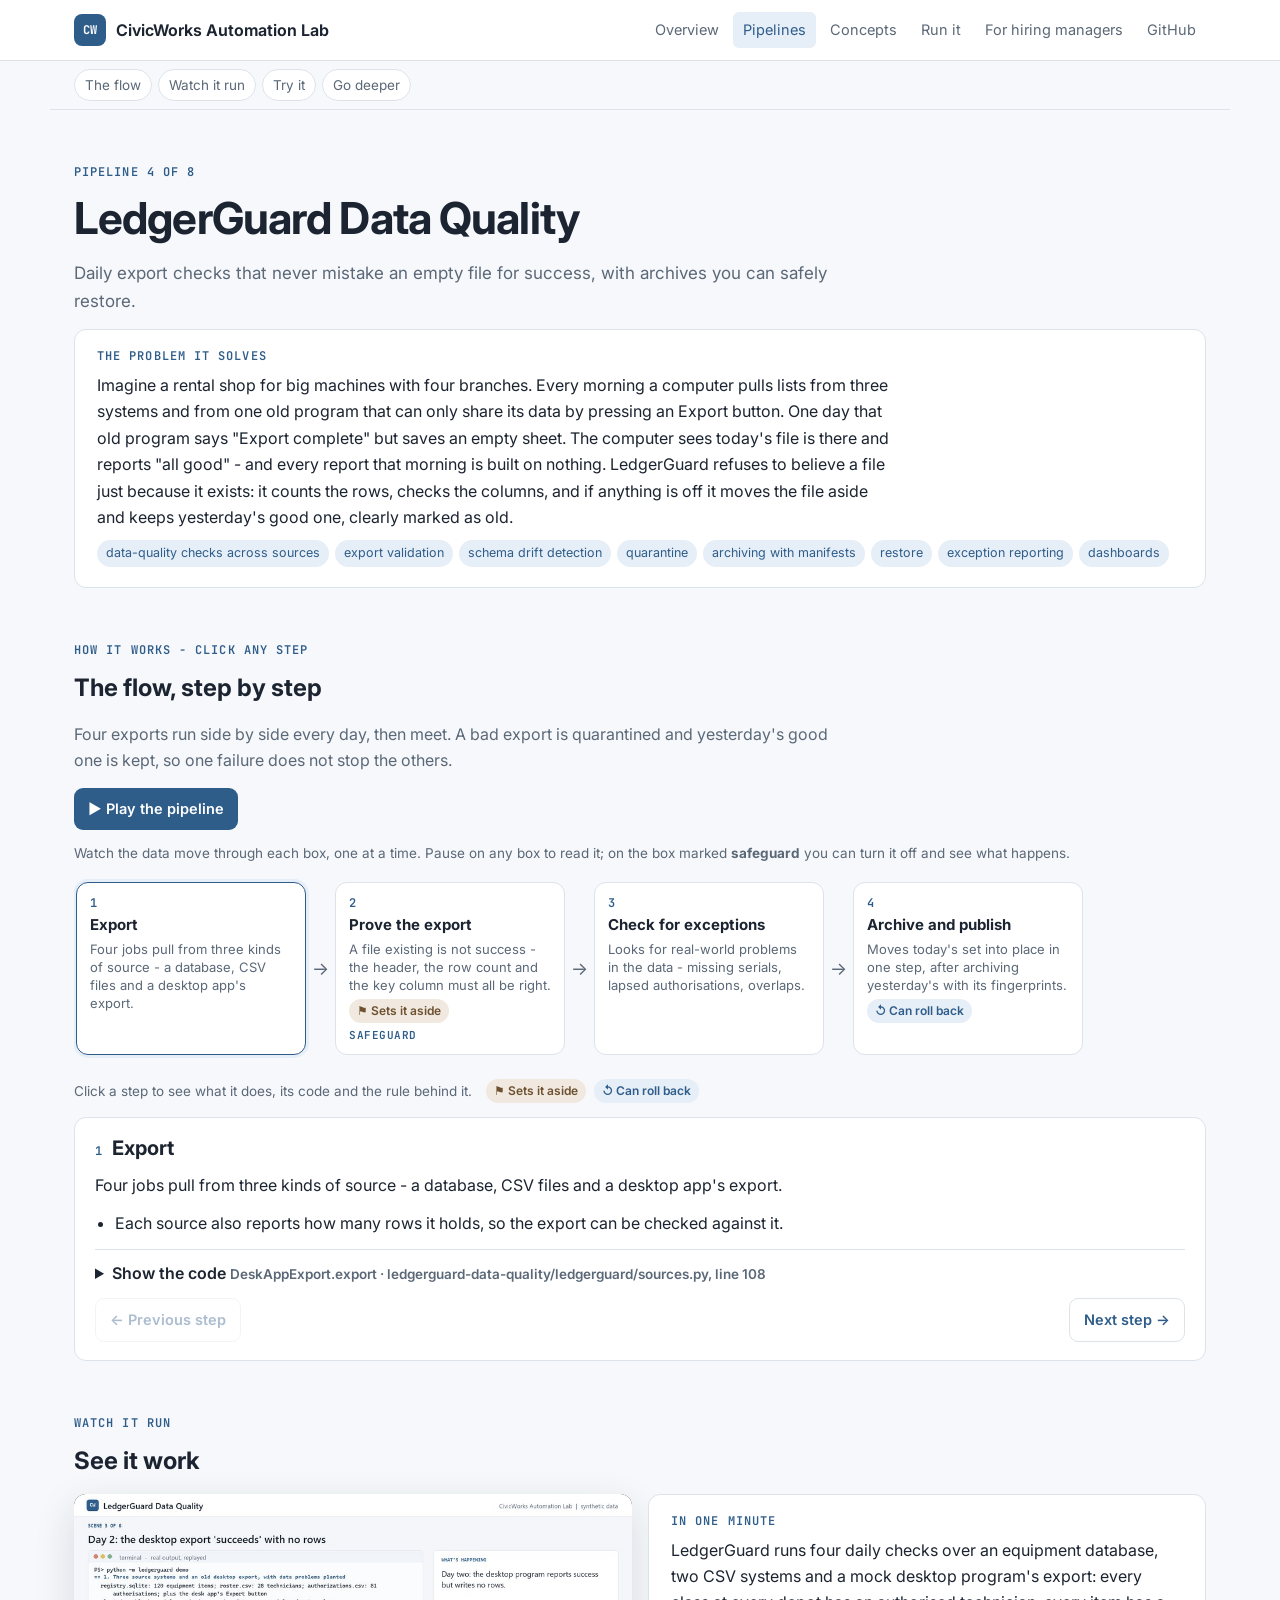
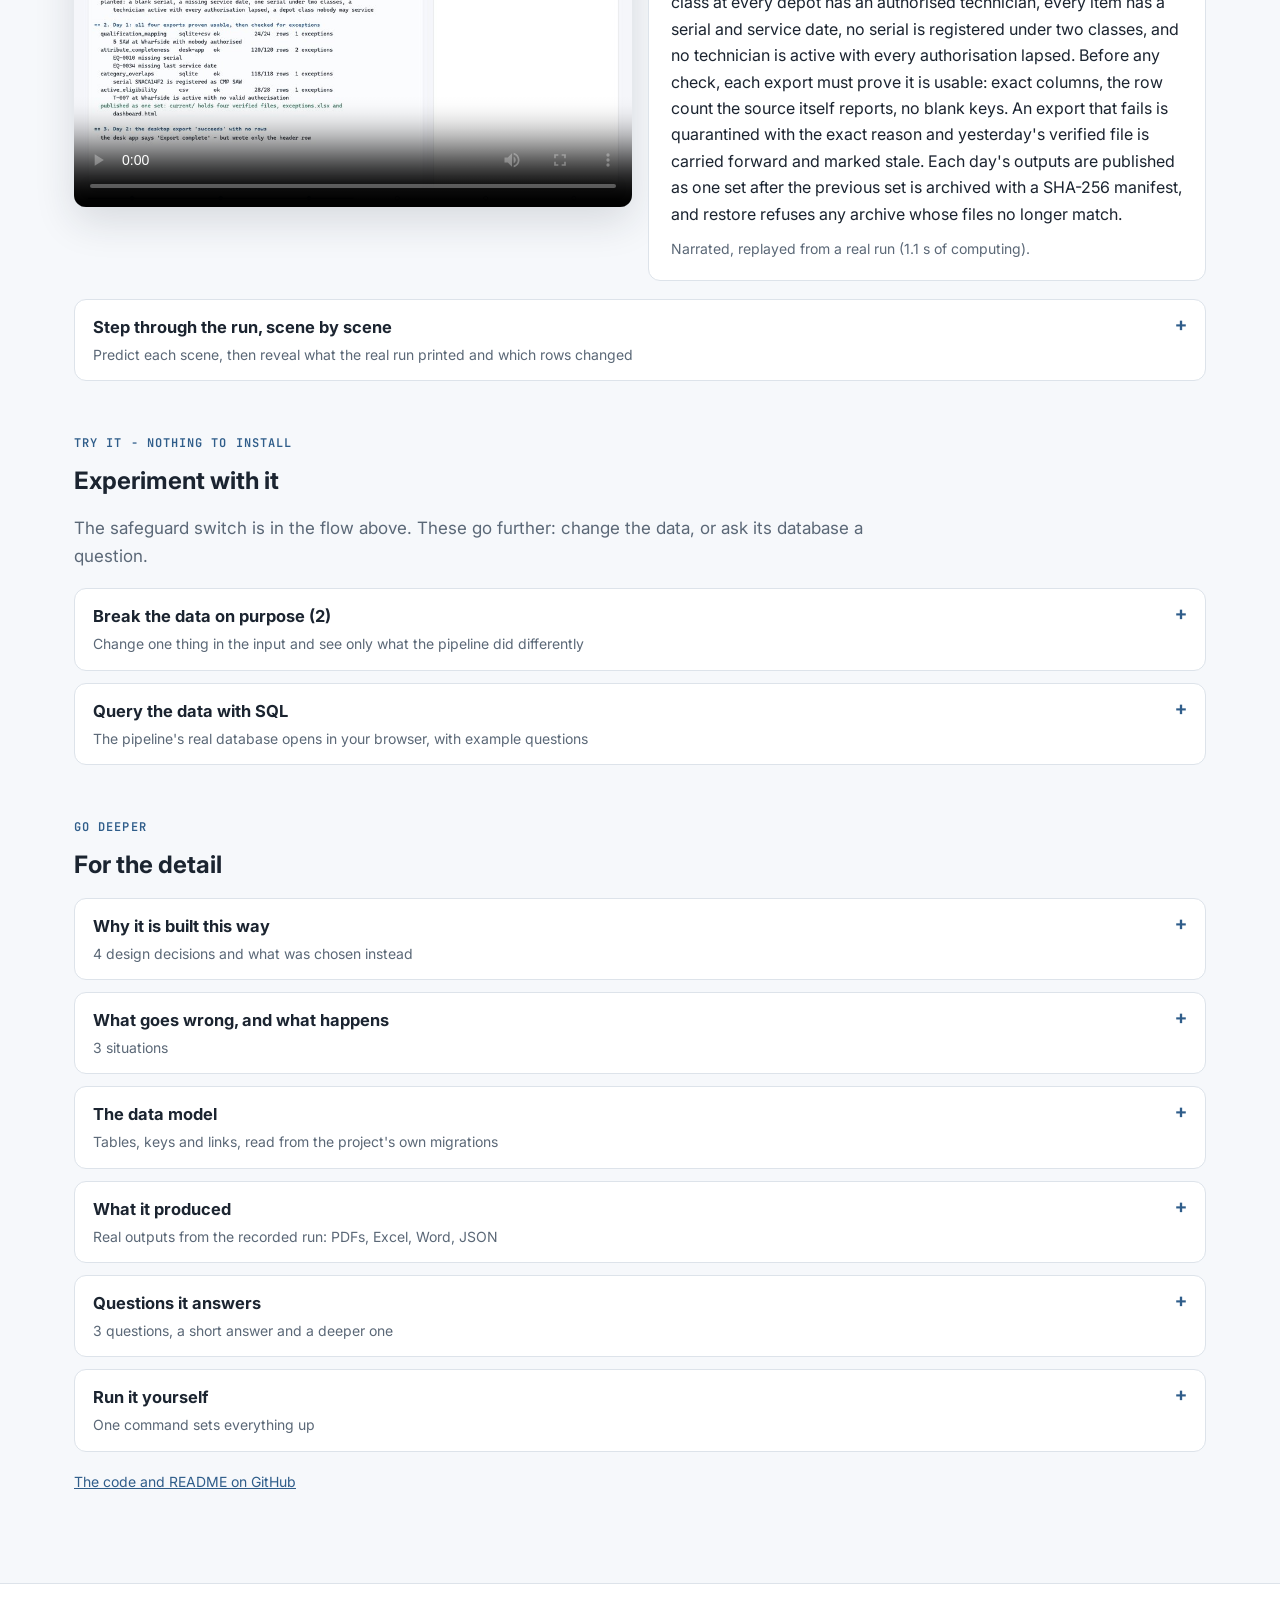
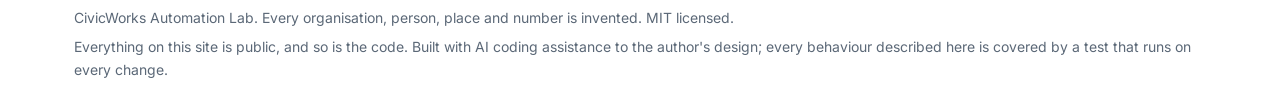
<file: docs/p/ledgerguard.html>
<!doctype html><html lang="en"><head><meta charset="utf-8">
<meta name="viewport" content="width=device-width, initial-scale=1"><title>LedgerGuard Data Quality</title>
<meta name="description" content="Eight tested data pipelines on invented data: validation, approvals, rollback, orchestration.">
<link rel="preconnect" href="https://fonts.googleapis.com"><link rel="stylesheet" href="https://fonts.googleapis.com/css2?family=Inter:wght@400;500;600;700&family=JetBrains+Mono:wght@400;600&display=swap">
<link rel="stylesheet" href="../assets/site.css"><link rel="stylesheet" href="../assets/flow.css"></head><body>
<header class="top"><div class="in"><a class="brand" href="../index.html"><i>CW</i>CivicWorks Automation Lab</a><nav><a href="../index.html" class="">Overview</a><a href="../index.html#pipelines" class="on">Pipelines</a><a href="../learn.html" class="">Concepts</a><a href="../run.html" class="">Run it</a><a href="../hiring.html" class="">For hiring managers</a><a href="https://github.com/data-dl/civicworks-automation-lab" class="">GitHub</a></nav></div></header>
<main><nav class="subnav"><a href="#flow">The flow</a><a href="#watch">Watch it run</a><a href="#try">Try it</a><a href="#deeper">Go deeper</a></nav>
<section class="phead"><span class="eyebrow">Pipeline 4 of 8</span><h1>LedgerGuard Data Quality</h1>
  <p class="lede">Daily export checks that never mistake an empty file for success, with archives you can safely restore.</p>
  <div class="panel story"><span class="eyebrow">The problem it solves</span><p>Imagine a rental shop for big machines with four branches. Every morning a computer pulls lists from three systems and from one old program that can only share its data by pressing an Export button. One day that old program says &quot;Export complete&quot; but saves an empty sheet. The computer sees today&#x27;s file is there and reports &quot;all good&quot; - and every report that morning is built on nothing. LedgerGuard refuses to believe a file just because it exists: it counts the rows, checks the columns, and if anything is off it moves the file aside and keeps yesterday&#x27;s good one, clearly marked as old.</p>
  <div class="chips"><span class="chip">data-quality checks across sources</span><span class="chip">export validation</span><span class="chip">schema drift detection</span><span class="chip">quarantine</span><span class="chip">archiving with manifests</span><span class="chip">restore</span><span class="chip">exception reporting</span><span class="chip">dashboards</span></div></div></section>
<section id="flow"><span class="eyebrow">How it works - click any step</span>
  <h2>The flow, step by step</h2>
  <div id="flowbox"></div>
  <script type="application/json" id="flow-data">{"flow": {"shape": "Four exports run side by side every day, then meet. A bad export is quarantined and yesterday's good one is kept, so one failure does not stop the others.", "nodes": [{"id": "export", "name": "Export", "does": "Four jobs pull from three kinds of source - a database, CSV files and a desktop app's export.", "code": {"file": "ledgerguard/sources.py", "symbol": "DeskAppExport.export", "lines": 20}, "plain": ["Each source also reports how many rows it holds, so the export can be checked against it."], "source": {"file": "ledgerguard-data-quality/ledgerguard/sources.py", "line": 108, "symbol": "DeskAppExport.export", "text": "def export(self, target: Path) -> tuple[Path, int, str]:\n    rows, count = SqliteAdapter(self.registry).equipment()\n    columns = list(EXPORT_COLUMNS)\n    if self.mode == \"renamed-column\":\n        columns[3] = \"serial_no\"\n    if self.mode == \"empty\":\n        rows = []\n    if self.mode == \"truncated\":\n        rows = rows[: len(rows) // 3]\n    target.parent.mkdir(parents=True, exist_ok=True)\n    with target.open(\"w\", newline=\"\", encoding=\"utf-8\") as f:\n        w = csv.writer(f, lineterminator=\"\\n\")\n        w.writerow(columns)\n        for r in rows:\n            w.writerow([r[c] for c in EXPORT_COLUMNS])\n    return target, count, \"Export complete\"   # what the program reports, whatever it actually did", "more": false}}, {"id": "prove", "name": "Prove the export", "does": "A file existing is not success - the header, the row count and the key column must all be right.", "branch": {"kind": "quarantine", "label": "set aside with the reason; yesterday's file kept", "marked stale": null}, "safeguard": "row-count-proof", "code": {"file": "ledgerguard/jobs.py", "symbol": "prove", "lines": 21}, "plain": ["No file, changed columns, zero rows, the wrong number of rows, or blank keys - each is a named failure."], "sql": {"object": "export_job", "parts": [["expected_rows / observed_rows", "both numbers are stored", "so the proof is visible later"], ["CHECK (state IN ('verified','quarantined'))", "an export is either proven or set aside - there is no maybe"], ["UNIQUE (run_id, job_code)", "each job runs once per day; a rerun cannot double-count"]], "text": "CREATE TABLE export_job (\n    job_id          INTEGER PRIMARY KEY AUTOINCREMENT,\n    run_id          TEXT NOT NULL REFERENCES qa_run(run_id),\n    job_code        TEXT NOT NULL,\n    source_adapter  TEXT NOT NULL,\n    expected_rows   INTEGER NOT NULL,\n    observed_rows   INTEGER NOT NULL,\n    state           TEXT NOT NULL CHECK (state IN ('verified', 'quarantined')),\n    reason          TEXT NOT NULL DEFAULT '',\n    file_sha256     TEXT NOT NULL,\n    exceptions      INTEGER NOT NULL DEFAULT 0,\n    UNIQUE (run_id, job_code)\n);"}, "source": {"file": "ledgerguard-data-quality/ledgerguard/jobs.py", "line": 91, "symbol": "prove", "text": "def prove(path: Path, columns: list[str], expected: int, key: str) -> tuple[bool, int, str]:\n    \"\"\"A file existing is not success. Returns (usable, rows observed, reason if not).\"\"\"\n    if not path.exists():\n        return False, 0, \"no file was written\"\n    with path.open(encoding=\"utf-8\", newline=\"\") as f:\n        reader = csv.DictReader(f)\n        header = reader.fieldnames or []\n        rows = list(reader)\n    if header != columns:\n        missing, extra = sorted(set(columns) - set(header)), sorted(set(header) - set(columns))\n        return False, len(rows), f\"columns changed: missing {missing}, unexpected {extra}\"\n    if not guard(\"row-count-proof\"):\n        return True, len(rows), \"\"\n    if not rows and expected:\n        return False, 0, f\"the file has a header but no rows; the source has {expected}\"\n    if len(rows) != expected:\n        return False, len(rows), f\"{len(rows)} rows exported, the source has {expected}\"\n    blank = sum(1 for r in rows if not r[key].strip())\n    if blank:\n        return False, len(rows), f\"{blank} row(s) with a blank {key}\"\n    return True, len(rows), \"\"", "more": false}, "switch": {"id": "off-row-proof", "safeguard": "row-count-proof", "step": "prove", "title": "Stop proving each export's row count", "protects": "Every export must contain as many rows as its source - an empty or cut-off file is quarantined, and yesterday's good file is kept.", "predict": "On day 2 the desktop export \"succeeds\" but contains no rows. What becomes today's published data?", "look_for": "Day 2's export with 0 of 120 rows is marked ok and published as that day's data, replacing yesterday's good file. Normally it is quarantined with the reason, and yesterday's file is kept and marked stale.", "defend": "The most dangerous failure is the silent one - a job that reports success with nothing in it. Checking the row count against the source turns that into a visible, named failure."}}, {"id": "check", "name": "Check for exceptions", "does": "Looks for real-world problems in the data - missing serials, lapsed authorisations, overlaps.", "code": {"file": "ledgerguard/jobs.py", "symbol": "_finish", "lines": 18}, "plain": ["Each exception is written in words a person can act on, with the record named."], "source": {"file": "ledgerguard-data-quality/ledgerguard/jobs.py", "line": 180, "symbol": "_finish", "text": "def _finish(ws, con, day, code, adapter, path, columns, expected, key, is_exception, describe) -> JobResult:\n    ok, observed, reason = prove(path, columns, expected, key)\n    result = JobResult(code, adapter, expected, observed, \"verified\" if ok else \"quarantined\", reason, columns=columns)\n    if ok:\n        with path.open(encoding=\"utf-8\", newline=\"\") as f:\n            result.exceptions = [{\"detail\": describe(r), **r} for r in csv.DictReader(f) if is_exception(r)]\n        result.file = str(path)\n    else:\n        target = ws.quarantine / day.run_id / path.name\n        target.parent.mkdir(parents=True, exist_ok=True)\n        if path.exists():\n            os.replace(path, target)\n        result.file = str(target)\n    con.execute(\"INSERT INTO export_job (run_id, job_code, source_adapter, expected_rows, observed_rows, state, \"\n                \"reason, file_sha256, exceptions) VALUES (?, ?, ?, ?, ?, ?, ?, ?, ?)\",\n                (day.run_id, code, adapter, expected, observed, result.state, reason,\n                 sha256_file(result.file) if Path(result.file).exists() else \"\", len(result.exceptions)))\n    return result", "more": false}}, {"id": "publish", "name": "Archive and publish", "does": "Moves today's set into place in one step, after archiving yesterday's with its fingerprints.", "branch": {"kind": "rollback", "label": "restore an archived day", "after re-checking every file": null}, "code": {"file": "ledgerguard/jobs.py", "symbol": "_publish", "focus": "if ws.current.exists():", "lines": 16}, "plain": ["Yesterday's set is archived before it is replaced, so it can be restored.", "Restoring re-hashes every archived file first and refuses if any has changed."], "source": {"file": "ledgerguard-data-quality/ledgerguard/jobs.py", "line": 221, "symbol": "_publish", "text": "if ws.current.exists():\n    target = ws.archive / previous[\"run_id\"] if previous else ws.archive / f\"unknown-{utc_now()[:10]}\"\n    if target.exists():\n        shutil.rmtree(target)\n    target.parent.mkdir(parents=True, exist_ok=True)\n    replace(ws.current, target)\n    for name, digest in (previous or {}).get(\"files\", {}).items():\n        # Paths relative to the workspace: the index stays valid if the workspace is moved or restored\n        # elsewhere, and it never records the folder names of the machine it ran on.\n        con.execute(\"INSERT INTO archive_item (run_id, file_name, sha256, archive_path, restore_path) \"\n                    \"VALUES (?, ?, ?, ?, ?)\", (day.run_id, name, digest, _rel(ws, target / name),\n                                               _rel(ws, ws.current / name)))\n    day.archived = target.name\nreplace(stage, ws.current)", "more": false}}]}, "recorded": {"row-count-proof": {"diff": [{"scene": 3, "kind": "heading", "text": "== 3. Day 2: the desktop export 'succeeds' with no rows"}, {"scene": null, "kind": "removed", "text": "  attribute_completeness   desk-app   QUARANTINED   0/120 rows  0 exceptions  - the file has a header but no rows; the source has 120"}, {"scene": 3, "kind": "added", "text": "  attribute_completeness   desk-app   ok            0/120 rows  0 exceptions"}, {"scene": null, "kind": "removed", "text": "  kept yesterday's verified file for: attribute_completeness (marked stale)"}], "exit": 0, "look_for": "Day 2's export with 0 of 120 rows is marked ok and published as that day's data, replacing yesterday's good file. Normally it is quarantined with the reason, and yesterday's file is kept and marked stale.", "defend": "The most dangerous failure is the silent one - a job that reports success with nothing in it. Checking the row count against the source turns that into a visible, named failure."}}}</script>
  <script src="../assets/flow.js"></script>
  <script>
  (() => {
    const d = JSON.parse(document.getElementById('flow-data').textContent);
    const f = renderFlow(document.getElementById('flowbox'), d.flow, { repo: "https://github.com/data-dl/civicworks-automation-lab",
      runSwitch: async node => d.recorded[node.safeguard] });
    if (location.hash === '#switch' && f.first >= 0) f.show(f.first);
  })();
  </script></section>
<section id="watch"><span class="eyebrow">Watch it run</span><h2>See it work</h2><div class="two"><video controls preload="metadata" poster="../videos/ledgerguard-poster.jpg" src="../videos/ledgerguard.mp4">
      <track kind="captions" src="../videos/ledgerguard.vtt" srclang="en" label="English" default></video>
      <div class="panel"><span class="eyebrow">In one minute</span><p>LedgerGuard runs four daily checks over an equipment database, two CSV systems and a mock desktop program&#x27;s export: every class at every depot has an authorised technician, every item has a serial and service date, no serial is registered under two classes, and no technician is active with every authorisation lapsed. Before any check, each export must prove it is usable: exact columns, the row count the source itself reports, no blank keys. An export that fails is quarantined with the exact reason and yesterday&#x27;s verified file is carried forward and marked stale. Each day&#x27;s outputs are published as one set after the previous set is archived with a SHA-256 manifest, and restore refuses any archive whose files no longer match.</p>
      <p class="m">Narrated, replayed from a real run (1.1 s of computing).</p></div></div>
      <details class='layer'><summary><b>Step through the run, scene by scene</b><span>Predict each scene, then reveal what the real run printed and which rows changed</span></summary><div class='layer-body'><div class='panel stepper' id='stepper'></div><script type='application/json' id='steps-data'>[{"title": "Three source systems and an old desktop export, with data problems planted", "lines": ["== 1. Three source systems and an old desktop export, with data problems planted", "  registry.sqlite: 120 equipment items; roster.csv: 28 technicians; authorizations.csv: 81 authorisations; plus the desk app's Export button", "  planted: a blank serial, a missing service date, one serial under two classes, a technician active with every authorisation lapsed, a depot class nobody may service", ""], "rows": {"traced": [], "edits": [], "fresh": [{"source": "sources/registry.sqlite::equipment", "rows": 120}, {"source": "sources/authorizations.csv", "rows": 81}, {"source": "sources/roster.csv", "rows": 28}]}, "explain": "Three systems and an old desktop export, with five data problems planted for the checks to find.", "predict": "Which source is most likely to fail silently?", "answer": "The desk app's export: it always says 'Export complete'."}, {"title": "Day 1: all four exports proven usable, then checked for exceptions", "lines": ["== 2. Day 1: all four exports proven usable, then checked for exceptions", "  qualification_mapping    sqlite+csv ok           24/24  rows  1 exceptions", "      5 SAW at Wharfside with nobody authorised", "  attribute_completeness   desk-app   ok          120/120 rows  2 exceptions", "      EQ-0010 missing serial", "      EQ-0034 missing last service date", "  category_overlaps        sqlite     ok          118/118 rows  1 exceptions", "      serial SNACA14F2 is registered as CMP SAW", "  active_eligibility       csv        ok           28/28  rows  1 exceptions", "      T-007 at Wharfside is active with no valid authorisation", "  published as one set: current/ holds four verified files, exceptions.xlsx and dashboard.html", ""], "rows": {"traced": [{"source": "current/active_eligibility.csv", "cols": ["technician_id", "depot", "active", "valid_authorisations"], "rows": [{"row": ["T-007", "Wharfside", "1", "0"], "cells": [0], "token": "T-007"}]}, {"source": "current/attribute_completeness.csv", "cols": ["equipment_id", "class_code", "depot", "serial_token", "last_service", "status"], "rows": [{"row": ["EQ-0010", "SAW", "Millbrae", "", "2026-07-02", "in-repair"], "cells": [0], "token": "EQ-0010"}, {"row": ["EQ-0034", "SAW", "Millbrae", "SN3913630", "", "available"], "cells": [0], "token": "EQ-0034"}, {"row": ["EQ-0051", "CMP", "Copperford", "SNACA14F2", "2026-07-16", "available"], "cells": [3], "token": "SNACA14F2"}, {"row": ["EQ-0052", "SAW", "Copperford", "SNACA14F2", "2026-08-12", "on-rent"], "cells": [3], "token": "SNACA14F2"}]}, {"source": "current/category_overlaps.csv", "cols": ["serial_token", "classes"], "rows": [{"row": ["SNACA14F2", "CMP SAW"], "cells": [0], "token": "SNACA14F2"}]}, {"source": "current/exceptions.xlsx > active_eligibility", "cols": ["Exception", "technician_id", "depot", "active", "valid_authorisations"], "rows": [{"row": ["T-007 at Wharfside is active with no valid authorisation", "T-007", "Wharfside", "1", "0"], "cells": [0, 1], "token": "T-007"}]}, {"source": "current/exceptions.xlsx > attribute_completeness", "cols": ["Exception", "equipment_id", "class_code", "depot", "serial_token", "last_service", "status"], "rows": [{"row": ["EQ-0010 missing serial", "EQ-0010", "SAW", "Millbrae", "", "2026-07-02", "in-repair"], "cells": [0, 1], "token": "EQ-0010"}, {"row": ["EQ-0034 missing last service date", "EQ-0034", "SAW", "Millbrae", "SN3913630", "", "available"], "cells": [0, 1], "token": "EQ-0034"}]}], "edits": [], "fresh": [{"source": "current/attribute_completeness.csv", "rows": 120}, {"source": "exports/2026-11-23/attribute_completeness.csv", "rows": 120}, {"source": "current/category_overlaps.csv", "rows": 118}, {"source": "exports/2026-11-23/category_overlaps.csv", "rows": 118}, {"source": "current/active_eligibility.csv", "rows": 28}, {"source": "exports/2026-11-23/active_eligibility.csv", "rows": 28}, {"source": "current/qualification_mapping.csv", "rows": 24}, {"source": "exports/2026-11-23/qualification_mapping.csv", "rows": 24}, {"source": "current/exceptions.xlsx > Summary", "rows": 6}, {"source": "ledgerguard.sqlite::export_job", "rows": 4}, {"source": "current/exceptions.xlsx > attribute_completeness", "rows": 2}, {"source": "ledgerguard.sqlite::qa_run", "rows": 1}]}, "explain": "Day one: every export proves usable, then the checks find each planted problem.", "predict": "How many exceptions will the four checks report?", "answer": "Five: one depot class nobody may service, two incomplete items, one serial under two classes, one lapsed technician."}, {"title": "Day 2: the desktop export 'succeeds' with no rows", "lines": ["== 3. Day 2: the desktop export 'succeeds' with no rows", "  the desk app says 'Export complete' - but wrote only the header row", "  qualification_mapping    sqlite+csv ok           24/24  rows  1 exceptions", "  attribute_completeness   desk-app   QUARANTINED   0/120 rows  0 exceptions  - the file has a header but no rows; the source has 120", "  category_overlaps        sqlite     ok          118/118 rows  1 exceptions", "  active_eligibility       csv        ok           28/28  rows  1 exceptions", "  kept yesterday's verified file for: attribute_completeness (marked stale)", "  the previous verified set moved to archive/2026-11-23/ with its SHA-256 manifest", ""], "rows": {"traced": [], "edits": [{"source": "current/exceptions.xlsx > Summary", "cols": ["LedgerGuard daily QA - 2026-11-24", "", "", "", "", "", ""], "new_source": false, "added": [], "n_added": 0, "removed": [], "n_removed": 0, "changed": [{"row": ["attribute_completeness", "Every equipment record has a serial and a last-service date", "quarantined", "120", "0", "0", "the file has a header but no rows; the source has 120"], "before": ["attribute_completeness", "Every equipment record has a serial and a last-service date", "verified", "120", "120", "2", ""], "cells": [2, 4, 5, 6]}], "n_changed": 1}, {"source": "ledgerguard.sqlite::archive_item", "cols": ["archive_id", "run_id", "file_name", "sha256", "archive_path", "restore_path"], "new_source": false, "added": [["1", "2026-11-24", "active_eligibility.csv", "e28502fb0e783e4c70a6baf4f317571c9df8961d4a1ef63454615145bec95826", "archive/2026-11-23/active_eligibility.csv", "current/active_eligibility.csv"], ["2", "2026-11-24", "attribute_completeness.csv", "7e83130bc0a7b286e868e83a8e39f2686950eb59b642909867e06dbb27220bbb", "archive/2026-11-23/attribute_completeness.csv", "current/attribute_completeness.csv"], ["3", "2026-11-24", "category_overlaps.csv", "63c98ecc442ecc2c86f44b11727a9754a9a449c8d893611b349ef8c36b958273", "archive/2026-11-23/category_overlaps.csv", "current/category_overlaps.csv"], ["4", "2026-11-24", "dashboard.html", "8f7923a8711a9a5b8f0034f00bc52042b651101646e836627597625fd0073e92", "archive/2026-11-23/dashboard.html", "current/dashboard.html"], ["5", "2026-11-24", "exceptions.xlsx", "215c535ab6f8d253336c70839714c1f8b38b2113c1be0b628af21e0de4bbd1d6", "archive/2026-11-23/exceptions.xlsx", "current/exceptions.xlsx"], ["6", "2026-11-24", "qualification_mapping.csv", "fe25f6839fb60fb5fd3bacc000bbfe63d174335c2971b1a9db77ffbb0e146ab6", "archive/2026-11-23/qualification_mapping.csv", "current/qualification_mapping.csv"]], "n_added": 6, "removed": [], "n_removed": 0, "changed": [], "n_changed": 0}, {"source": "ledgerguard.sqlite::export_job", "cols": ["job_id", "run_id", "job_code", "source_adapter", "expected_rows", "observed_rows", "state", "reason", "file_sha256", "exceptions"], "new_source": false, "added": [["5", "2026-11-24", "qualification_mapping", "sqlite+csv", "24", "24", "verified", "", "fe25f6839fb60fb5fd3bacc000bbfe63d174335c2971b1a9db77ffbb0e146ab6", "1"], ["6", "2026-11-24", "attribute_completeness", "desk-app", "120", "0", "quarantined", "the file has a header but no rows; the source has 120", "27963e44fc15f50a19da87347da66d6d9052b241556a557466802f3d8dd2b992", "0"], ["7", "2026-11-24", "category_overlaps", "sqlite", "118", "118", "verified", "", "63c98ecc442ecc2c86f44b11727a9754a9a449c8d893611b349ef8c36b958273", "1"], ["8", "2026-11-24", "active_eligibility", "csv", "28", "28", "verified", "", "e28502fb0e783e4c70a6baf4f317571c9df8961d4a1ef63454615145bec95826", "1"]], "n_added": 4, "removed": [], "n_removed": 0, "changed": [], "n_changed": 0}, {"source": "ledgerguard.sqlite::qa_run", "cols": ["run_id", "run_date", "started_at", "verdict"], "new_source": false, "added": [["2026-11-24", "2026-11-24", "2026-11-25T00:42:19+00:00", "1 job(s) quarantined"]], "n_added": 1, "removed": [], "n_removed": 0, "changed": [], "n_changed": 0}, {"source": "current/exceptions.xlsx > attribute_completeness", "cols": ["Exception", "equipment_id", "class_code", "depot", "serial_token", "last_service", "status"], "new_source": false, "added": [["QUARANTINED - not checked: the file has a header but no rows; the source has 120", "", "", "", "", "", ""]], "n_added": 1, "removed": [["EQ-0010 missing serial", "EQ-0010", "SAW", "Millbrae", "", "2026-07-02", "in-repair"], ["EQ-0034 missing last service date", "EQ-0034", "SAW", "Millbrae", "SN3913630", "", "available"]], "n_removed": 2, "changed": [], "n_changed": 0}], "fresh": [{"source": "archive/2026-11-23/attribute_completeness.csv", "rows": 120}, {"source": "archive/2026-11-23/category_overlaps.csv", "rows": 118}, {"source": "exports/2026-11-24/category_overlaps.csv", "rows": 118}, {"source": "archive/2026-11-23/active_eligibility.csv", "rows": 28}, {"source": "exports/2026-11-24/active_eligibility.csv", "rows": 28}, {"source": "archive/2026-11-23/qualification_mapping.csv", "rows": 24}, {"source": "exports/2026-11-24/qualification_mapping.csv", "rows": 24}, {"source": "archive/2026-11-23/exceptions.xlsx > Summary", "rows": 6}, {"source": "archive/2026-11-23/exceptions.xlsx > attribute_completeness", "rows": 2}, {"source": "archive/2026-11-23/exceptions.xlsx > qualification_mapping", "rows": 1}, {"source": "archive/2026-11-23/exceptions.xlsx > category_overlaps", "rows": 1}, {"source": "archive/2026-11-23/exceptions.xlsx > active_eligibility", "rows": 1}]}, "explain": "Day two: the desktop program reports success but writes no rows.", "predict": "Will today's dashboard show yesterday's data for that check?", "answer": "Yes, marked stale, with the reason; the empty file is in quarantine."}, {"title": "Day 3: the export's columns change", "lines": ["== 4. Day 3: the export's columns change", "  after a desk app update, a column is renamed in its export", "  qualification_mapping    sqlite+csv ok           24/24  rows  1 exceptions", "  attribute_completeness   desk-app   QUARANTINED 120/120 rows  0 exceptions  - columns changed: missing ['serial_token'], unexpected ['serial_no']", "  category_overlaps        sqlite     ok          118/118 rows  1 exceptions", "  active_eligibility       csv        ok           28/28  rows  1 exceptions", "  kept yesterday's verified file for: attribute_completeness (marked stale)", "  the previous verified set moved to archive/2026-11-24/ with its SHA-256 manifest", ""], "rows": {"traced": [], "edits": [{"source": "current/exceptions.xlsx > Summary", "cols": ["LedgerGuard daily QA - 2026-11-25", "", "", "", "", "", ""], "new_source": false, "added": [], "n_added": 0, "removed": [], "n_removed": 0, "changed": [{"row": ["attribute_completeness", "Every equipment record has a serial and a last-service date", "quarantined", "120", "120", "0", "columns changed: missing ['serial_token'], unexpected ['serial_no']"], "before": ["attribute_completeness", "Every equipment record has a serial and a last-service date", "quarantined", "120", "0", "0", "the file has a header but no rows; the source has 120"], "cells": [4, 6]}], "n_changed": 1}, {"source": "current/exceptions.xlsx > attribute_completeness", "cols": ["Exception", "equipment_id", "class_code", "depot", "serial_token", "last_service", "status"], "new_source": false, "added": [], "n_added": 0, "removed": [], "n_removed": 0, "changed": [{"row": ["QUARANTINED - not checked: columns changed: missing ['serial_token'], unexpected ['serial_no']", "", "", "", "", "", ""], "before": ["QUARANTINED - not checked: the file has a header but no rows; the source has 120", "", "", "", "", "", ""], "cells": [0]}], "n_changed": 1}, {"source": "ledgerguard.sqlite::archive_item", "cols": ["archive_id", "run_id", "file_name", "sha256", "archive_path", "restore_path"], "new_source": false, "added": [["7", "2026-11-25", "active_eligibility.csv", "e28502fb0e783e4c70a6baf4f317571c9df8961d4a1ef63454615145bec95826", "archive/2026-11-24/active_eligibility.csv", "current/active_eligibility.csv"], ["8", "2026-11-25", "attribute_completeness.csv", "7e83130bc0a7b286e868e83a8e39f2686950eb59b642909867e06dbb27220bbb", "archive/2026-11-24/attribute_completeness.csv", "current/attribute_completeness.csv"], ["9", "2026-11-25", "category_overlaps.csv", "63c98ecc442ecc2c86f44b11727a9754a9a449c8d893611b349ef8c36b958273", "archive/2026-11-24/category_overlaps.csv", "current/category_overlaps.csv"], ["10", "2026-11-25", "dashboard.html", "30840675eb9b0643abe9a117fe96decae63da4084f187fc695aac8da274e530c", "archive/2026-11-24/dashboard.html", "current/dashboard.html"], ["11", "2026-11-25", "exceptions.xlsx", "ccca5b18d647a11b2e6a34fa9b8ac7165c6a6459dc66c15cf74999d619a7639c", "archive/2026-11-24/exceptions.xlsx", "current/exceptions.xlsx"], ["12", "2026-11-25", "qualification_mapping.csv", "fe25f6839fb60fb5fd3bacc000bbfe63d174335c2971b1a9db77ffbb0e146ab6", "archive/2026-11-24/qualification_mapping.csv", "current/qualification_mapping.csv"]], "n_added": 6, "removed": [], "n_removed": 0, "changed": [], "n_changed": 0}, {"source": "ledgerguard.sqlite::export_job", "cols": ["job_id", "run_id", "job_code", "source_adapter", "expected_rows", "observed_rows", "state", "reason", "file_sha256", "exceptions"], "new_source": false, "added": [["9", "2026-11-25", "qualification_mapping", "sqlite+csv", "24", "24", "verified", "", "fe25f6839fb60fb5fd3bacc000bbfe63d174335c2971b1a9db77ffbb0e146ab6", "1"], ["10", "2026-11-25", "attribute_completeness", "desk-app", "120", "120", "quarantined", "columns changed: missing ['serial_token'], unexpected ['serial_no']", "ba436591a186245d845e9903a9dde4c4d20092d480c5c7efcf408a36210d57ba", "0"], ["11", "2026-11-25", "category_overlaps", "sqlite", "118", "118", "verified", "", "63c98ecc442ecc2c86f44b11727a9754a9a449c8d893611b349ef8c36b958273", "1"], ["12", "2026-11-25", "active_eligibility", "csv", "28", "28", "verified", "", "e28502fb0e783e4c70a6baf4f317571c9df8961d4a1ef63454615145bec95826", "1"]], "n_added": 4, "removed": [], "n_removed": 0, "changed": [], "n_changed": 0}, {"source": "ledgerguard.sqlite::qa_run", "cols": ["run_id", "run_date", "started_at", "verdict"], "new_source": false, "added": [["2026-11-25", "2026-11-25", "2026-11-25T00:42:19+00:00", "1 job(s) quarantined"]], "n_added": 1, "removed": [], "n_removed": 0, "changed": [], "n_changed": 0}], "fresh": [{"source": "archive/2026-11-24/attribute_completeness.csv", "rows": 120}, {"source": "quarantine/2026-11-25/attribute_completeness.csv", "rows": 120}, {"source": "archive/2026-11-24/category_overlaps.csv", "rows": 118}, {"source": "exports/2026-11-25/category_overlaps.csv", "rows": 118}, {"source": "archive/2026-11-24/active_eligibility.csv", "rows": 28}, {"source": "exports/2026-11-25/active_eligibility.csv", "rows": 28}, {"source": "archive/2026-11-24/qualification_mapping.csv", "rows": 24}, {"source": "exports/2026-11-25/qualification_mapping.csv", "rows": 24}, {"source": "archive/2026-11-24/exceptions.xlsx > Summary", "rows": 6}, {"source": "archive/2026-11-24/exceptions.xlsx > qualification_mapping", "rows": 1}, {"source": "archive/2026-11-24/exceptions.xlsx > attribute_completeness", "rows": 1}, {"source": "archive/2026-11-24/exceptions.xlsx > category_overlaps", "rows": 1}]}, "explain": "Day three: an update renames a column in the export.", "predict": "Would a 'file exists and is not empty' test catch this?", "answer": "No - all 120 rows are there. Only the column check catches it."}, {"title": "Day 4: healthy again; yesterday's set is archived before it is replaced", "lines": ["== 5. Day 4: healthy again; yesterday's set is archived before it is replaced", "  qualification_mapping    sqlite+csv ok           24/24  rows  1 exceptions", "  attribute_completeness   desk-app   ok          120/120 rows  2 exceptions", "  category_overlaps        sqlite     ok          118/118 rows  1 exceptions", "  active_eligibility       csv        ok           28/28  rows  1 exceptions", "  the previous verified set moved to archive/2026-11-25/ with its SHA-256 manifest", "  archive/ now holds: 2026-11-23, 2026-11-24, 2026-11-25", ""], "rows": {"traced": [], "edits": [{"source": "current/exceptions.xlsx > Summary", "cols": ["LedgerGuard daily QA - 2026-11-26", "", "", "", "", "", ""], "new_source": false, "added": [], "n_added": 0, "removed": [], "n_removed": 0, "changed": [{"row": ["attribute_completeness", "Every equipment record has a serial and a last-service date", "verified", "120", "120", "2", ""], "before": ["attribute_completeness", "Every equipment record has a serial and a last-service date", "quarantined", "120", "120", "0", "columns changed: missing ['serial_token'], unexpected ['serial_no']"], "cells": [2, 5, 6]}], "n_changed": 1}, {"source": "ledgerguard.sqlite::archive_item", "cols": ["archive_id", "run_id", "file_name", "sha256", "archive_path", "restore_path"], "new_source": false, "added": [["13", "2026-11-26", "active_eligibility.csv", "e28502fb0e783e4c70a6baf4f317571c9df8961d4a1ef63454615145bec95826", "archive/2026-11-25/active_eligibility.csv", "current/active_eligibility.csv"], ["14", "2026-11-26", "attribute_completeness.csv", "7e83130bc0a7b286e868e83a8e39f2686950eb59b642909867e06dbb27220bbb", "archive/2026-11-25/attribute_completeness.csv", "current/attribute_completeness.csv"], ["15", "2026-11-26", "category_overlaps.csv", "63c98ecc442ecc2c86f44b11727a9754a9a449c8d893611b349ef8c36b958273", "archive/2026-11-25/category_overlaps.csv", "current/category_overlaps.csv"], ["16", "2026-11-26", "dashboard.html", "934114657541c3f1e425faffbfcb11ae6f28f86bbe1caf7152cc272c0c489e44", "archive/2026-11-25/dashboard.html", "current/dashboard.html"], ["17", "2026-11-26", "exceptions.xlsx", "6a15898a4f5e6de254be1c0eecea51804942f8dda550cd788ef276828fd53da1", "archive/2026-11-25/exceptions.xlsx", "current/exceptions.xlsx"], ["18", "2026-11-26", "qualification_mapping.csv", "fe25f6839fb60fb5fd3bacc000bbfe63d174335c2971b1a9db77ffbb0e146ab6", "archive/2026-11-25/qualification_mapping.csv", "current/qualification_mapping.csv"]], "n_added": 6, "removed": [], "n_removed": 0, "changed": [], "n_changed": 0}, {"source": "ledgerguard.sqlite::export_job", "cols": ["job_id", "run_id", "job_code", "source_adapter", "expected_rows", "observed_rows", "state", "reason", "file_sha256", "exceptions"], "new_source": false, "added": [["13", "2026-11-26", "qualification_mapping", "sqlite+csv", "24", "24", "verified", "", "fe25f6839fb60fb5fd3bacc000bbfe63d174335c2971b1a9db77ffbb0e146ab6", "1"], ["14", "2026-11-26", "attribute_completeness", "desk-app", "120", "120", "verified", "", "7e83130bc0a7b286e868e83a8e39f2686950eb59b642909867e06dbb27220bbb", "2"], ["15", "2026-11-26", "category_overlaps", "sqlite", "118", "118", "verified", "", "63c98ecc442ecc2c86f44b11727a9754a9a449c8d893611b349ef8c36b958273", "1"], ["16", "2026-11-26", "active_eligibility", "csv", "28", "28", "verified", "", "e28502fb0e783e4c70a6baf4f317571c9df8961d4a1ef63454615145bec95826", "1"]], "n_added": 4, "removed": [], "n_removed": 0, "changed": [], "n_changed": 0}, {"source": "current/exceptions.xlsx > attribute_completeness", "cols": ["Exception", "equipment_id", "class_code", "depot", "serial_token", "last_service", "status"], "new_source": false, "added": [["EQ-0010 missing serial", "EQ-0010", "SAW", "Millbrae", "", "2026-07-02", "in-repair"], ["EQ-0034 missing last service date", "EQ-0034", "SAW", "Millbrae", "SN3913630", "", "available"]], "n_added": 2, "removed": [["QUARANTINED - not checked: columns changed: missing ['serial_token'], unexpected ['serial_no']", "", "", "", "", "", ""]], "n_removed": 1, "changed": [], "n_changed": 0}, {"source": "ledgerguard.sqlite::qa_run", "cols": ["run_id", "run_date", "started_at", "verdict"], "new_source": false, "added": [["2026-11-26", "2026-11-26", "2026-11-25T00:42:19+00:00", "all jobs verified"]], "n_added": 1, "removed": [], "n_removed": 0, "changed": [], "n_changed": 0}], "fresh": [{"source": "archive/2026-11-25/attribute_completeness.csv", "rows": 120}, {"source": "exports/2026-11-26/attribute_completeness.csv", "rows": 120}, {"source": "archive/2026-11-25/category_overlaps.csv", "rows": 118}, {"source": "exports/2026-11-26/category_overlaps.csv", "rows": 118}, {"source": "archive/2026-11-25/active_eligibility.csv", "rows": 28}, {"source": "exports/2026-11-26/active_eligibility.csv", "rows": 28}, {"source": "archive/2026-11-25/qualification_mapping.csv", "rows": 24}, {"source": "exports/2026-11-26/qualification_mapping.csv", "rows": 24}, {"source": "archive/2026-11-25/exceptions.xlsx > Summary", "rows": 6}, {"source": "archive/2026-11-25/exceptions.xlsx > qualification_mapping", "rows": 1}, {"source": "archive/2026-11-25/exceptions.xlsx > attribute_completeness", "rows": 1}, {"source": "archive/2026-11-25/exceptions.xlsx > category_overlaps", "rows": 1}]}, "explain": "Day four is healthy. Yesterday's set moves into the archive with its manifest before today's replaces it.", "predict": "How many archived days are there now?", "answer": "Three: the 23rd, 24th and 25th."}, {"title": "Restore: a tampered archive is refused, an intact one comes back", "lines": ["== 6. Restore: a tampered archive is refused, an intact one comes back", "  restore 2026-11-25 after someone edited a file in it: REFUSED - 1 archived file(s) no longer match their manifest (category_overlaps.csv); refusing", "  restore 2026-11-23: OK - current is 2026-11-23 again (all 6 files re-hashed); the set it replaced is kept in archive/2026-11-26-replaced-by-restore"], "rows": {"traced": [], "edits": [{"source": "archive/2026-11-25/category_overlaps.csv", "cols": ["serial_token", "classes"], "new_source": false, "added": [["SNFAKE", "EXC"]], "n_added": 1, "removed": [], "n_removed": 0, "changed": [], "n_changed": 0}], "fresh": [{"source": "archive/2026-11-26-replaced-by-restore/attribute_completeness.csv", "rows": 120}, {"source": "archive/2026-11-26-replaced-by-restore/category_overlaps.csv", "rows": 118}, {"source": "archive/2026-11-26-replaced-by-restore/active_eligibility.csv", "rows": 28}, {"source": "archive/2026-11-26-replaced-by-restore/qualification_mapping.csv", "rows": 24}, {"source": "archive/2026-11-26-replaced-by-restore/exceptions.xlsx > Summary", "rows": 6}, {"source": "archive/2026-11-26-replaced-by-restore/exceptions.xlsx > attribute_completeness", "rows": 2}, {"source": "archive/2026-11-26-replaced-by-restore/exceptions.xlsx > qualification_mapping", "rows": 1}, {"source": "archive/2026-11-26-replaced-by-restore/exceptions.xlsx > category_overlaps", "rows": 1}, {"source": "archive/2026-11-26-replaced-by-restore/exceptions.xlsx > active_eligibility", "rows": 1}]}, "explain": "Restore is tried on an archive that someone edited, then on an intact one.", "predict": "What happens to the set that was current before the restore?", "answer": "It is kept too, in archive/<day>-replaced-by-restore."}]</script>
<script>
(() => {
  const data = JSON.parse(document.getElementById('steps-data').textContent);
  const box = document.getElementById('stepper'); let i = 0, shown = false;
  const cls = t => /\b(BLOCKED|REFUSED|FAILED|QUARANTINED|STOPPED|rejected)\b|\[x\]|!!/.test(t) ? 'bad'
    : /\b(PUBLISHED|APPROVED|COMPLETE|FINAL|accepted|verified|OK)\b/.test(t) ? 'ok' : /\[-\]|held|stale|awaiting/.test(t) ? 'warn' : '';
  const e = s => s.replace(/[&<>]/g, c => ({'&':'&amp;','<':'&lt;','>':'&gt;'}[c]));
  const src = s => { const [f, t] = s.split('::'); return t ? `<code>${e(t)}</code> <span class="m">table in ${e(f)}</span>`
    : s.includes(' > ') ? `<code>${e(s.split(' > ')[1])}</code> <span class="m">sheet in ${e(s.split(' > ')[0])}</span>` : `<code>${e(s)}</code>`; };
  function grid(cols, rows) {
    const n = Math.min(10, Math.max(cols.length, ...rows.map(r => r.row.length)));
    return `<div class="rowgrid"><table><tr>${Array.from({length: n}, (_, i) => `<th>${e(cols[i] ?? '')}</th>`).join('')}</tr>${rows.map(r =>
      `<tr class="${r.cls || ''}">${Array.from({length: n}, (_, i) => r.cells && i in r.cells ? `<td class="hit">${r.cells[i]}</td>` : `<td>${e(r.row[i] ?? '')}</td>`).join('')}</tr>`).join('')}</table></div>`;
  }
  function rowsHtml(r) {
    if (!r || (!(r.traced || []).length && !(r.edits || []).length && !(r.fresh || []).length)) return '';
    let h = '';
    if (r.traced.length) h += `<h4 class="rh">Traced to the exact rows</h4><p class="m">Every record this scene's output names, found in the data.</p>` +
      r.traced.slice(0, 4).map(t => `<h5>${src(t.source)}</h5>` + grid(t.cols, t.rows.map(x => ({row: x.row,
        cells: Object.fromEntries(x.cells.map(i => [i, `<mark>${e(x.row[i])}</mark>`]))})))).join('');
    if (r.edits.length) h += `<h4 class="rh">Rows that changed</h4><p class="m">Changed cells show <s>before</s> and after; shaded rows were added, struck-through rows removed.</p>` +
      r.edits.slice(0, 4).map(c => `<h5>${src(c.source)} <span class="m">${[c.n_changed && c.n_changed + ' changed', c.n_added && c.n_added + ' added', c.n_removed && c.n_removed + ' removed'].filter(Boolean).join(', ')}</span></h5>` +
        grid(c.cols, [...c.changed.map(x => ({row: x.row, cells: Object.fromEntries(x.cells.map(i => [i, `<s>${e(x.before[i] ?? '')}</s> ${e(x.row[i] ?? '')}`]))})),
          ...c.added.slice(0, 6).map(row => ({row, cls: 'addrow'})), ...c.removed.slice(0, 6).map(row => ({row, cls: 'delrow'}))])).join('');
    if (r.fresh.length) h += `<p class="m"><b>New data written:</b> ${r.fresh.map(f => `${src(f.source)} (${f.rows} rows)`).join(', ')}</p>`;
    return h;
  }
  function draw() {
    const s = data[i];
    box.innerHTML = `<div class="stepnav">${data.map((x, n) => `<button class="${n === i ? 'on' : ''}" data-n="${n}">${n + 1}</button>`).join('')}</div>
      <h3>Scene ${i + 1} of ${data.length}: ${e(s.title)}</h3><p>${e(s.explain)}</p>
      <div class="pred"><b>Predict first:</b> ${e(s.predict)}</div>
      ${shown ? `<pre class="term">${s.lines.map(l => `<span class="${cls(l)}">${e(l)}</span>`).join('\n')}</pre><div class="ans"><b>What happened:</b> ${e(s.answer)}</div>${rowsHtml(s.rows)}`
              : `<button class="btn" id="reveal">Show what the real run did</button>`}
      <div class="ctas"><button class="btn ghost" id="prev" ${i ? '' : 'disabled'}>Previous scene</button>
      <button class="btn ghost" id="next" ${i < data.length - 1 ? '' : 'disabled'}>Next scene</button></div>`;
    box.querySelectorAll('[data-n]').forEach(b => b.onclick = () => { i = +b.dataset.n; shown = false; draw() });
    const r = document.getElementById('reveal'); if (r) r.onclick = () => { shown = true; draw() };
    document.getElementById('prev').onclick = () => { i--; shown = false; draw() };
    document.getElementById('next').onclick = () => { i++; shown = false; draw() };
  }
  draw();
})();
</script></div></details></section>
<section id="try"><span class="eyebrow">Try it - nothing to install</span><h2>Experiment with it</h2>
  <p class="lede">The safeguard switch is in the flow above. These go further: change the data, or ask its database a question.</p><details class='layer'><summary><b>Break the data on purpose (2)</b><span>Change one thing in the input and see only what the pipeline did differently</span></summary><div class='layer-body'><div class="panel exp"><span class="eyebrow">Experiment 1</span><h3>Blank out a serial number in the source system</h3>
      <p>Equipment EQ-0001&#x27;s serial_token is erased in the registry database.</p><div class="pred"><b>Predict first:</b> The export still &quot;succeeds&quot;. Which check notices, and is EQ-0001 named?</div>
      <div><button class="btn" data-exp="0">Show what the real pipeline did</button></div><div id="expout0"></div></div><div class="panel exp"><span class="eyebrow">Experiment 2</span><h3>Remove every authorisation for one technician</h3>
      <p>All of technician T-001&#x27;s rows are deleted from the authorisations file, but T-001 stays active on the roster.</p><div class="pred"><b>Predict first:</b> What should happen to an active technician who is no longer allowed to service anything?</div>
      <div><button class="btn" data-exp="1">Show what the real pipeline did</button></div><div id="expout1"></div></div><script type='application/json' id='exp-data'>[{"id": "blank-serial", "title": "Blank out a serial number in the source system", "plain": "Equipment EQ-0001's serial_token is erased in the registry database.", "predict": "The export still \"succeeds\". Which check notices, and is EQ-0001 named?", "look_for": "attribute_completeness reports one more exception and names EQ-0001; the export is still published as one verified set.", "edits": [{"sqlite": "sources/registry.sqlite", "sql": "UPDATE equipment SET serial_token = '' WHERE equipment_id = 'EQ-0001'"}], "safeguard": null, "protects": null, "defend": null, "step": null, "refused": null, "rows": [{"source": "sources/registry.sqlite::equipment", "cols": ["equipment_id", "class_code", "depot", "serial_token", "last_service", "status"], "new_source": false, "added": [], "n_added": 0, "removed": [], "n_removed": 0, "changed": [{"row": ["EQ-0001", "LFT", "Copperford", "", "2026-01-28", "in-repair"], "before": ["EQ-0001", "LFT", "Copperford", "SNE5C15B6", "2026-01-28", "in-repair"], "cells": [3]}], "n_changed": 1}], "diff": [{"scene": 2, "kind": "heading", "text": "== 2. Day 1: all four exports proven usable, then checked for exceptions"}, {"scene": null, "kind": "removed", "text": "  attribute_completeness   desk-app   ok          120/120 rows  2 exceptions"}, {"scene": 2, "kind": "added", "text": "  attribute_completeness   desk-app   ok          120/120 rows  3 exceptions"}, {"scene": 2, "kind": "added", "text": "      EQ-0001 missing serial"}, {"scene": null, "kind": "removed", "text": "  category_overlaps        sqlite     ok          118/118 rows  1 exceptions"}, {"scene": 2, "kind": "added", "text": "  category_overlaps        sqlite     ok          117/117 rows  1 exceptions"}, {"scene": 3, "kind": "heading", "text": "== 3. Day 2: the desktop export 'succeeds' with no rows"}, {"scene": null, "kind": "removed", "text": "  category_overlaps        sqlite     ok          118/118 rows  1 exceptions"}, {"scene": 3, "kind": "added", "text": "  category_overlaps        sqlite     ok          117/117 rows  1 exceptions"}, {"scene": 4, "kind": "heading", "text": "== 4. Day 3: the export's columns change"}, {"scene": null, "kind": "removed", "text": "  category_overlaps        sqlite     ok          118/118 rows  1 exceptions"}, {"scene": 4, "kind": "added", "text": "  category_overlaps        sqlite     ok          117/117 rows  1 exceptions"}, {"scene": 5, "kind": "heading", "text": "== 5. Day 4: healthy again; yesterday's set is archived before it is replaced"}, {"scene": null, "kind": "removed", "text": "  attribute_completeness   desk-app   ok          120/120 rows  2 exceptions"}, {"scene": null, "kind": "removed", "text": "  category_overlaps        sqlite     ok          118/118 rows  1 exceptions"}, {"scene": 5, "kind": "added", "text": "  attribute_completeness   desk-app   ok          120/120 rows  3 exceptions"}, {"scene": 5, "kind": "added", "text": "  category_overlaps        sqlite     ok          117/117 rows  1 exceptions"}], "exit": 0}, {"id": "no-authorisation", "title": "Remove every authorisation for one technician", "plain": "All of technician T-001's rows are deleted from the authorisations file, but T-001 stays active on the roster.", "predict": "What should happen to an active technician who is no longer allowed to service anything?", "look_for": "active_eligibility names T-001 as active with no valid authorisation.", "edits": [{"csv": "sources/authorizations.csv", "where": {"technician_id": "T-001"}, "delete": true}], "safeguard": null, "protects": null, "defend": null, "step": null, "refused": null, "rows": [{"source": "sources/authorizations.csv", "cols": ["technician_id", "class_code", "expiry"], "new_source": false, "added": [], "n_added": 0, "removed": [["T-001", "CMP", "2028-06-04"], ["T-001", "GEN", "2027-09-14"], ["T-001", "SAW", "2027-07-10"]], "n_removed": 3, "changed": [], "n_changed": 0}], "diff": [{"scene": 2, "kind": "heading", "text": "== 2. Day 1: all four exports proven usable, then checked for exceptions"}, {"scene": null, "kind": "removed", "text": "  active_eligibility       csv        ok           28/28  rows  1 exceptions"}, {"scene": 2, "kind": "added", "text": "  active_eligibility       csv        ok           28/28  rows  2 exceptions"}, {"scene": 2, "kind": "added", "text": "      T-001 at Millbrae is active with no valid authorisation"}, {"scene": 3, "kind": "heading", "text": "== 3. Day 2: the desktop export 'succeeds' with no rows"}, {"scene": null, "kind": "removed", "text": "  active_eligibility       csv        ok           28/28  rows  1 exceptions"}, {"scene": 3, "kind": "added", "text": "  active_eligibility       csv        ok           28/28  rows  2 exceptions"}, {"scene": 4, "kind": "heading", "text": "== 4. Day 3: the export's columns change"}, {"scene": null, "kind": "removed", "text": "  active_eligibility       csv        ok           28/28  rows  1 exceptions"}, {"scene": 4, "kind": "added", "text": "  active_eligibility       csv        ok           28/28  rows  2 exceptions"}, {"scene": 5, "kind": "heading", "text": "== 5. Day 4: healthy again; yesterday's set is archived before it is replaced"}, {"scene": null, "kind": "removed", "text": "  active_eligibility       csv        ok           28/28  rows  1 exceptions"}, {"scene": 5, "kind": "added", "text": "  active_eligibility       csv        ok           28/28  rows  2 exceptions"}], "exit": 0}]</script>
<script>
(() => {
  const X = JSON.parse(document.getElementById('exp-data').textContent);
  const e = s => String(s ?? '').replace(/[&<>]/g, c => ({'&':'&amp;','<':'&lt;','>':'&gt;'}[c]));
  const src = s => { const [f, t] = s.split('::'); return t ? `<code>${e(t)}</code> <span class="m">table in ${e(f)}</span>`
    : s.includes(' > ') ? `<code>${e(s.split(' > ')[1])}</code> <span class="m">sheet in ${e(s.split(' > ')[0])}</span>` : `<code>${e(s)}</code>`; };
  const grid = (cols, rows) => { const n = Math.min(10, Math.max(cols.length, ...rows.map(r => r.row.length)));
    return `<div class="rowgrid"><table><tr>${Array.from({length: n}, (_, i) => `<th>${e(cols[i])}</th>`).join('')}</tr>${rows.map(r =>
      `<tr class="${r.cls || ''}">${Array.from({length: n}, (_, i) => r.cells && i in r.cells ? `<td class="hit">${r.cells[i]}</td>` : `<td>${e(r.row[i])}</td>`).join('')}</tr>`).join('')}</table></div>`; };
  document.querySelectorAll('[data-exp]').forEach(btn => btn.onclick = () => {
    const x = X[+btn.dataset.exp], out = document.getElementById('expout' + btn.dataset.exp);
    const change = x.refused ? `<div class="ans refused"><b>The database refused the change:</b> <code>${e(x.refused)}</code>. Nothing was written,
        so the run carried on exactly as normal.</div>`
      : x.rows.map(r => `<h5>${src(r.source)}</h5>` + grid(r.cols, [...r.changed.map(c => ({row: c.row,
          cells: Object.fromEntries(c.cells.map(i => [i, `<s>${e(c.before[i])}</s> ${e(c.row[i])}`]))})),
          ...r.added.slice(0, 4).map(row => ({row, cls: 'addrow'})), ...r.removed.slice(0, 4).map(row => ({row, cls: 'delrow'}))])).join('');
    const diff = x.diff.length ? `<pre class="term diff">${x.diff.map(l => `<span class="${l.kind === 'heading' ? 'h' : l.kind === 'added' ? 'plus' : 'minus'}">${
        l.kind === 'added' ? '+ ' : l.kind === 'removed' ? '- ' : ''}${e(l.text)}</span>`).join('')}</pre>` : '<p class="m">The output was identical to the normal run.</p>';
    out.innerHTML = `<h4 class="rh">1. The change, in the data</h4>${change}
      <h4 class="rh">2. What the pipeline did differently</h4><p class="m"><b>+</b> lines appear only with the change; <b>-</b> lines only in the normal run.</p>${diff}
      <div class="ans"><b>What to notice:</b> ${e(x.look_for)}</div>`;
    btn.remove();
  });
})();
</script></div></details><details class='layer'><summary><b>Query the data with SQL</b><span>The pipeline&#x27;s real database opens in your browser, with example questions</span></summary><div class='layer-body'><p class='m'>The real database a run of this pipeline left behind (ledgerguard.sqlite, 32 KB), opened in your browser - nothing to install, nothing sent anywhere. Each example teaches one SQL idea; hover it to see which.</p><div class="panel sql" id="sqlbox" data-db="../data/db/ledgerguard.sqlite">
    <div class="chips"><button class="chip qbtn" data-q="0" title="a join that puts the evidence side by side">Every export, expected rows against rows received</button><button class="chip qbtn" data-q="1" title="conditional aggregation (SUM of CASE)">Each day&#x27;s verdict and how many exports failed</button><button class="chip qbtn" data-q="2" title="reading the restore index">What was archived, with its fingerprint</button></div>
    <div><button class="btn" id="sqlopen">Open the database</button></div>
    <div id="sqlui" hidden><p class="m" id="teach"></p><p class="m" id="sqltables"></p>
      <textarea id="sqltext" rows="8" spellcheck="false"></textarea>
      <div class="ctas"><button class="btn" id="sqlrun">Run (Ctrl+Enter)</button><button class="btn ghost" id="sqlreset">Reset the database</button></div></div>
    <p class="m" id="sqlinfo"></p><div id="sqlout"></div></div>
  <script type="application/json" id="sql-data">[{"title": "Every export, expected rows against rows received", "teaches": "a join that puts the evidence side by side", "sql": "SELECT q.run_date, j.job_code, j.expected_rows, j.observed_rows, j.state, COALESCE(j.reason, '') AS reason\nFROM export_job j JOIN qa_run q ON q.run_id = j.run_id\nORDER BY q.run_date, j.job_code;\n"}, {"title": "Each day's verdict and how many exports failed", "teaches": "conditional aggregation (SUM of CASE)", "sql": "SELECT q.run_date, q.verdict,\n       SUM(CASE WHEN j.state <> 'ok' THEN 1 ELSE 0 END) AS failed_exports\nFROM qa_run q JOIN export_job j ON j.run_id = q.run_id\nGROUP BY q.run_id ORDER BY q.run_date;\n"}, {"title": "What was archived, with its fingerprint", "teaches": "reading the restore index", "sql": "SELECT file_name, substr(sha256, 1, 12) AS sha256, archive_path FROM archive_item ORDER BY archive_id;\n"}]</script>
<script>
(() => {
  const box = document.getElementById('sqlbox'); const Q = JSON.parse(document.getElementById('sql-data').textContent);
  const e = s => String(s ?? '').replace(/[&<>]/g, c => ({'&':'&amp;','<':'&lt;','>':'&gt;'}[c]));
  let db = null;
  const out = document.getElementById('sqlout'), info = document.getElementById('sqlinfo'), ta = document.getElementById('sqltext');
  async function open() {
    info.textContent = 'loading SQLite in your browser...';
    if (!window.initSqlJs) await new Promise((ok, no) => { const s = document.createElement('script'); s.src = 'https://cdnjs.cloudflare.com/ajax/libs/sql.js/1.10.3/sql-wasm.js';
      s.onload = ok; s.onerror = no; document.head.appendChild(s) });
    const SQL = await initSqlJs({ locateFile: f => 'https://cdnjs.cloudflare.com/ajax/libs/sql.js/1.10.3/' + f });
    const buf = await (await fetch(box.dataset.db)).arrayBuffer();
    db = new SQL.Database(new Uint8Array(buf));
    const tables = db.exec("SELECT name FROM sqlite_master WHERE type='table' AND name NOT LIKE 'sqlite_%' ORDER BY name")[0].values.map(v => v[0]);
    document.getElementById('sqltables').innerHTML = 'Tables: ' + tables.map(t => `<button class="chip qbtn" data-t="${e(t)}">${e(t)}</button>`).join(' ');
    document.querySelectorAll('[data-t]').forEach(b => b.onclick = () => { ta.value = `SELECT * FROM ${b.dataset.t} LIMIT 20;`; run() });
    document.getElementById('sqlopen').remove(); document.getElementById('sqlui').hidden = false;
  }
  function run() {
    try {
      const r = db.exec(ta.value);
      if (!r.length) { info.textContent = `${db.getRowsModified()} row(s) changed (in your browser's copy only)`; out.innerHTML = ''; return }
      const { columns, values } = r[r.length - 1];
      info.textContent = `${values.length} row(s)`;
      out.innerHTML = `<div class="rowgrid"><table><tr>${columns.map(c => `<th>${e(c)}</th>`).join('')}</tr>${values.slice(0, 200).map(v =>
        `<tr>${v.map(c => `<td>${e(c)}</td>`).join('')}</tr>`).join('')}</table></div>`;
    } catch (err) { info.textContent = ''; out.innerHTML = `<div class="ans refused"><b>The database said no:</b> <code>${e(err.message)}</code></div>` }
  }
  document.getElementById('sqlopen').onclick = () => open().then(() => { if (Q.length) { ta.value = Q[0].sql; teach(0); run() } })
    .catch(err => { info.textContent = 'Could not load SQLite: ' + err });
  const teach = i => { document.getElementById('teach').innerHTML = `<b>Teaches:</b> ${e(Q[i].teaches)}` };
  document.querySelectorAll('[data-q]').forEach(b => b.onclick = async () => { if (!db) await open(); ta.value = Q[+b.dataset.q].sql; teach(+b.dataset.q); run() });
  document.getElementById('sqlrun').onclick = run;
  ta.onkeydown = ev => { if (ev.key === 'Enter' && (ev.ctrlKey || ev.metaKey)) { ev.preventDefault(); run() } };
  document.getElementById('sqlreset').onclick = () => { db = null; location.reload() };
})();
</script></div></details></section>
<section id="deeper"><span class="eyebrow">Go deeper</span><h2>For the detail</h2><details class='layer'><summary><b>Why it is built this way</b><span>4 design decisions and what was chosen instead</span></summary><div class='layer-body'><div class='decision'><h3>Compare the exported rows with the source&#x27;s own count</h3><span class='vs'>instead of: Accepting any non-empty file</span><p>A truncated export has rows; only the source&#x27;s count shows that a third is missing.</p></div><div class='decision'><h3>Keep yesterday&#x27;s file, marked stale</h3><span class='vs'>instead of: Publishing nothing for that check</span><p>People still have the last good data, and the dashboard tells them it is old and why.</p></div><div class='decision'><h3>Archive before replacing</h3><span class='vs'>instead of: Overwriting the outputs</span><p>Every day can be restored exactly, and the manifest proves it has not been altered.</p></div><div class='decision'><h3>Treat the desk app&#x27;s &#x27;Export complete&#x27; message as meaningless</h3><span class='vs'>instead of: Trusting the program</span><p>Programs report success when they finish running, not when they produced the right data.</p></div></div></details><details class='layer'><summary><b>What goes wrong, and what happens</b><span>3 situations</span></summary><div class='layer-body'><div class='scroll'><table><tr><th>situation</th><th>what the pipeline does</th></tr><tr><td>Export writes only a header row</td><td>Quarantined: &#x27;the file has a header but no rows; the source has 120&#x27;.</td></tr><tr><td>A column is renamed by a software update</td><td>Quarantined: &#x27;columns changed: missing serial_token, unexpected serial_no&#x27;.</td></tr><tr><td>An archived file is edited</td><td>Restore refuses and names the file.</td></tr></table></div></div></details><details class='layer'><summary><b>The data model</b><span>Tables, keys and links, read from the project&#x27;s own migrations</span></summary><div class='layer-body'><p class='m'>Blue marks a primary key; amber arrows are foreign keys - links the database itself enforces.</p><div class="erd"><div class="t"><h4>qa_run</h4><ul><li class="pk">run_id <em>text pk</em></li><li class="">run_date <em>text</em></li><li class="">started_at <em>text</em></li><li class="">verdict <em>text</em></li></ul></div><div class="t"><h4>export_job</h4><ul><li class="pk">job_id <em>integer pk</em></li><li class="fk">run_id <em>text &rarr; qa_run.run_id</em></li><li class="">job_code <em>text</em></li><li class="">source_adapter <em>text</em></li><li class="">expected_rows <em>integer</em></li><li class="">observed_rows <em>integer</em></li><li class="">state <em>text</em></li><li class="">reason <em>text</em></li><li class="">file_sha256 <em>text</em></li><li class="">exceptions <em>integer</em></li><li><em>unique (run_id, job_code)</em></li></ul></div><div class="t"><h4>archive_item</h4><ul><li class="pk">archive_id <em>integer pk</em></li><li class="fk">run_id <em>text &rarr; qa_run.run_id</em></li><li class="">file_name <em>text</em></li><li class="">sha256 <em>text</em></li><li class="">archive_path <em>text</em></li><li class="">restore_path <em>text</em></li></ul></div></div></div></details><details class='layer'><summary><b>What it produced</b><span>Real outputs from the recorded run: PDFs, Excel, Word, JSON</span></summary><div class='layer-body'><div class='gallery'><figure><img src="../img/ledgerguard-1.png" alt="The dashboard on the day the export columns changed: quarantined, with the reason." loading="lazy"><figcaption>The dashboard on the day the export columns changed: quarantined, with the reason.</figcaption></figure><figure><img src="../img/ledgerguard-2.png" alt="The exception workbook: each job, rows expected and found, exceptions." loading="lazy"><figcaption>The exception workbook: each job, rows expected and found, exceptions.</figcaption></figure><figure><img src="../img/ledgerguard-3.png" alt="An archived day&#x27;s manifest: every file&#x27;s fingerprint, checked before any restore." loading="lazy"><figcaption>An archived day&#x27;s manifest: every file&#x27;s fingerprint, checked before any restore.</figcaption></figure></div></div></details><details class='layer'><summary><b>Questions it answers</b><span>3 questions, a short answer and a deeper one</span></summary><div class='layer-body'><div class='qa'><b>Why isn&#x27;t &#x27;the file exists&#x27; enough?</b><p><small>In short</small>Programs can save an empty or half-finished file and still say they worked.</p><p><small>In depth</small>prove() checks exact header, row count against the source&#x27;s own count, and non-blank keys before any QA runs.</p></div><div class='qa'><b>What is schema drift?</b><p><small>In short</small>When the shape of the data changes - a column renamed or removed - without anyone telling you.</p><p><small>In depth</small>Header comparison against the contract; missing and unexpected columns are named in the quarantine reason.</p></div><div class='qa'><b>How do you restore safely?</b><p><small>In short</small>Check every archived file&#x27;s fingerprint first; if any changed, refuse.</p><p><small>In depth</small>MANIFEST.json SHA-256 per file; restore copies to staging then swaps, keeping the displaced set.</p></div></div></details><details class='layer'><summary><b>Run it yourself</b><span>One command sets everything up</span></summary><div class='layer-body'><pre>python start.py                                   # sets up and opens the CivicWorks Lab
cd ledgerguard-data-quality &amp;&amp; python -m ledgerguard demo   # or just this demo
python -m pytest                                  # its 13 tests</pre></div></details>
  <p class="m"><a href="https://github.com/data-dl/civicworks-automation-lab/tree/main/ledgerguard-data-quality">The code and README on GitHub</a></p></section></main>
<footer><div class="in"><span>CivicWorks Automation Lab. Every organisation, person, place and number is invented. MIT licensed.</span>
<span>Everything on this site is public, and so is the code. Built with AI coding assistance to the author's design; every behaviour
described here is covered by a test that runs on every change.</span></div></footer>
</body></html>
</file>
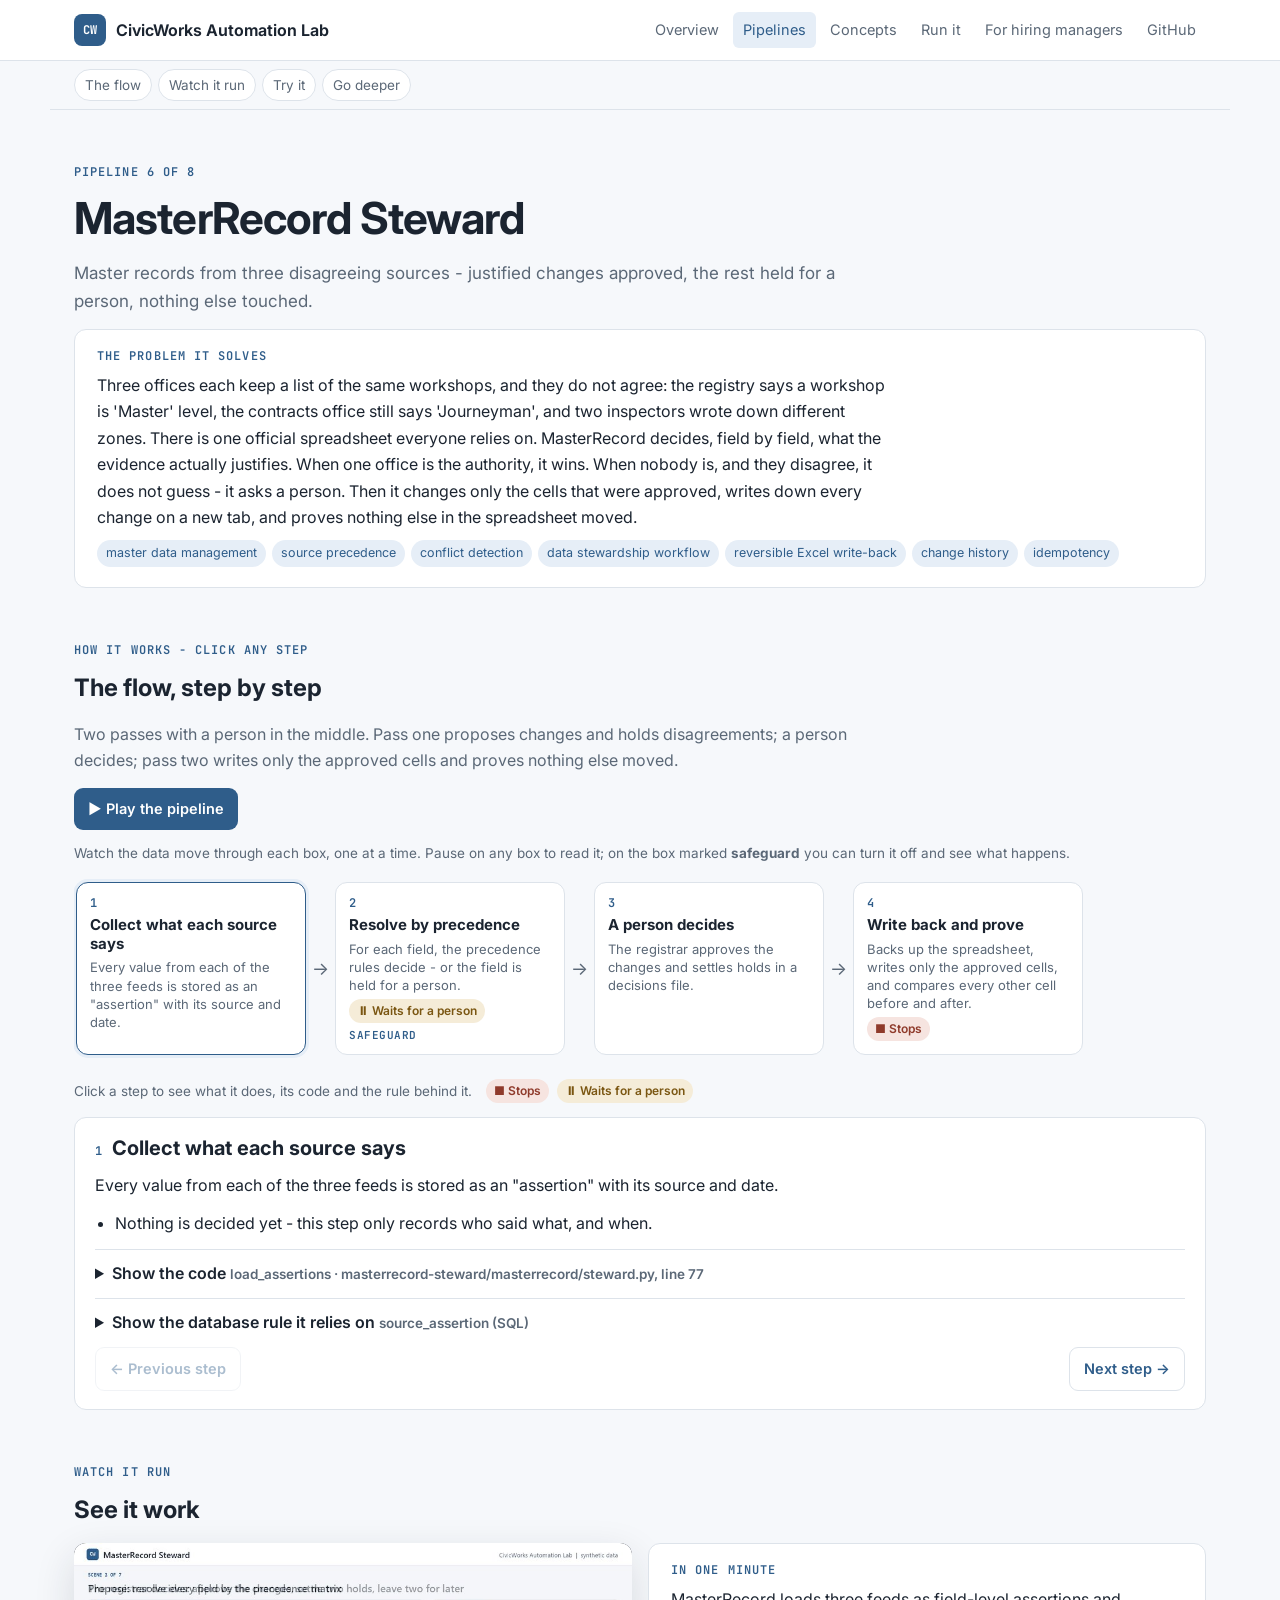
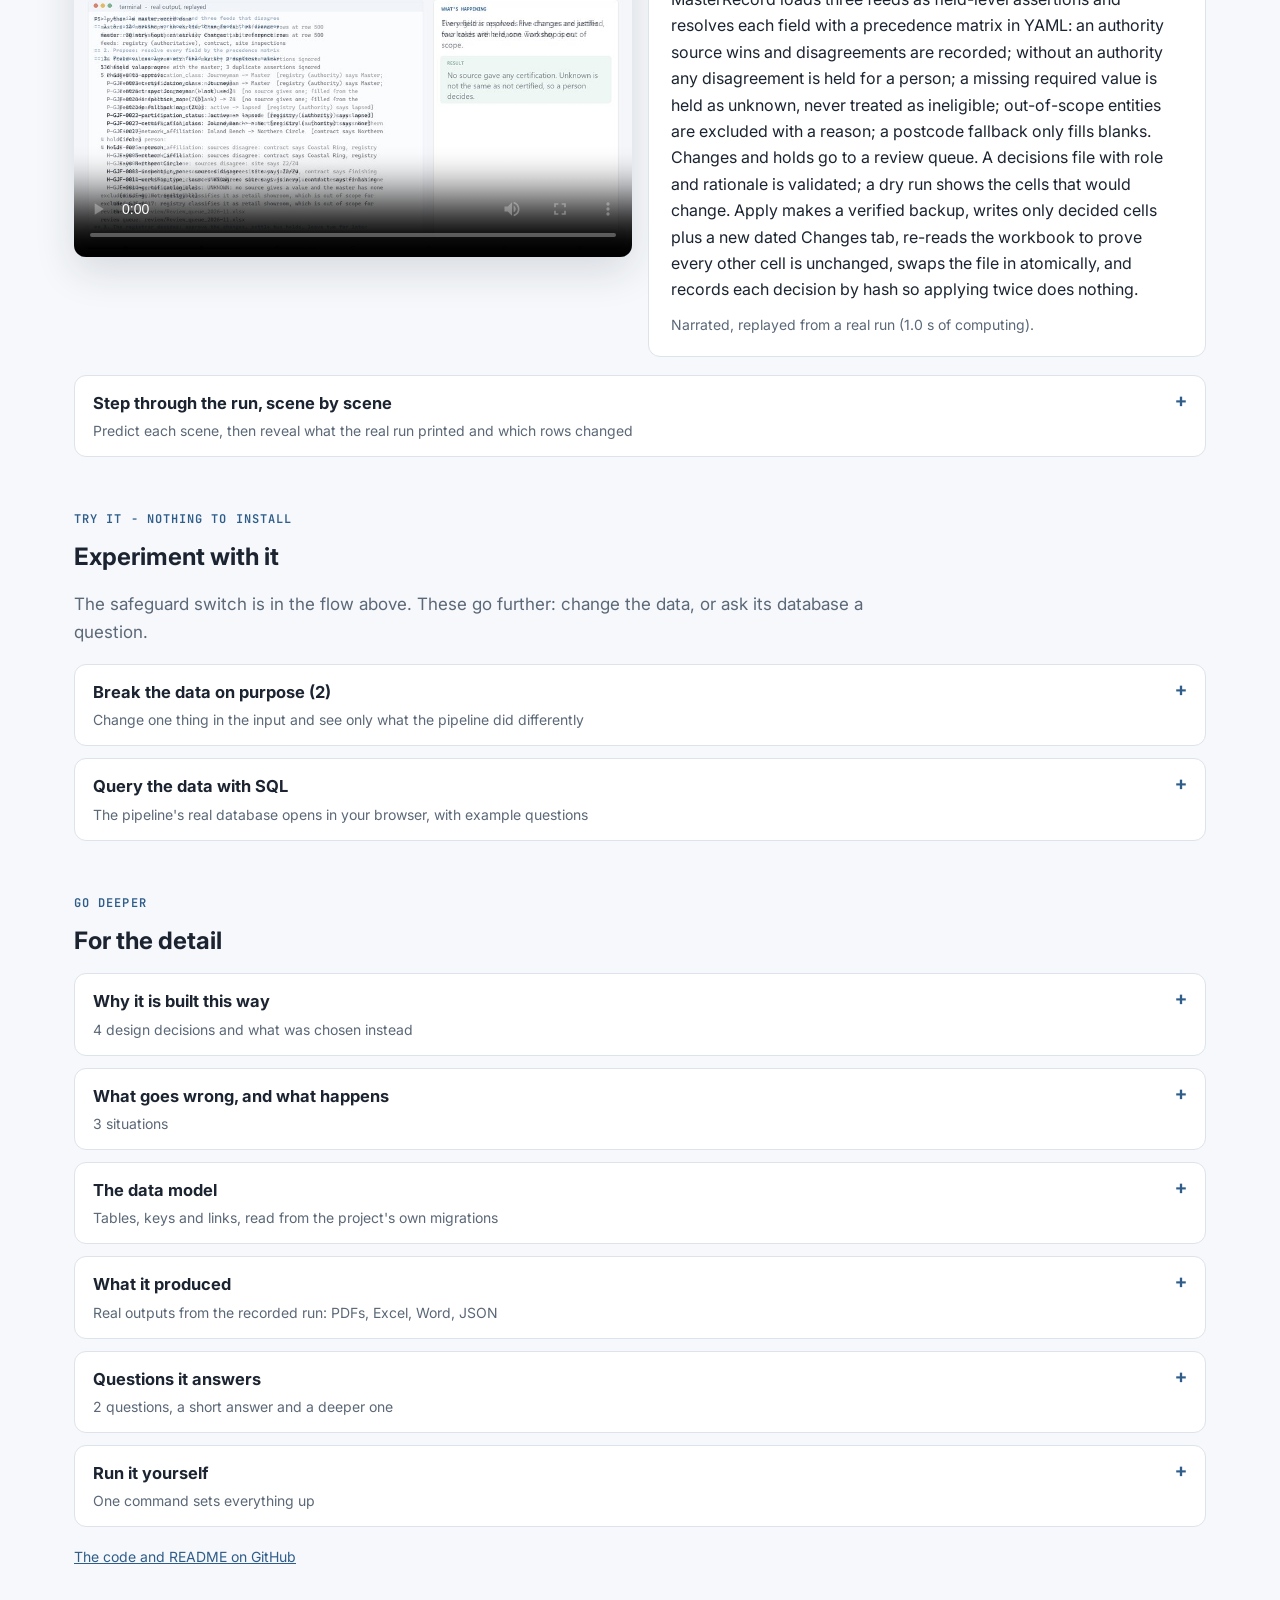
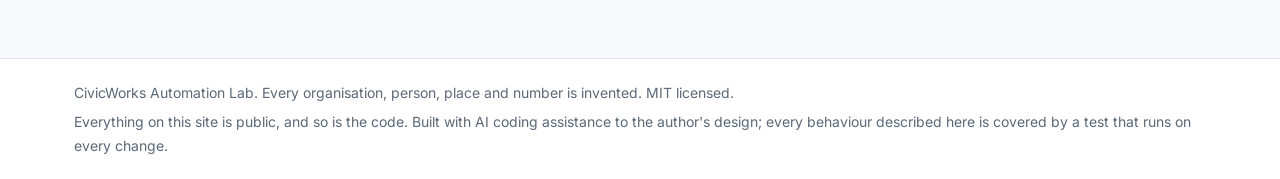
<file: docs/p/masterrecord.html>
<!doctype html><html lang="en"><head><meta charset="utf-8">
<meta name="viewport" content="width=device-width, initial-scale=1"><title>MasterRecord Steward</title>
<meta name="description" content="Eight tested data pipelines on invented data: validation, approvals, rollback, orchestration.">
<link rel="preconnect" href="https://fonts.googleapis.com"><link rel="stylesheet" href="https://fonts.googleapis.com/css2?family=Inter:wght@400;500;600;700&family=JetBrains+Mono:wght@400;600&display=swap">
<link rel="stylesheet" href="../assets/site.css"><link rel="stylesheet" href="../assets/flow.css"></head><body>
<header class="top"><div class="in"><a class="brand" href="../index.html"><i>CW</i>CivicWorks Automation Lab</a><nav><a href="../index.html" class="">Overview</a><a href="../index.html#pipelines" class="on">Pipelines</a><a href="../learn.html" class="">Concepts</a><a href="../run.html" class="">Run it</a><a href="../hiring.html" class="">For hiring managers</a><a href="https://github.com/data-dl/civicworks-automation-lab" class="">GitHub</a></nav></div></header>
<main><nav class="subnav"><a href="#flow">The flow</a><a href="#watch">Watch it run</a><a href="#try">Try it</a><a href="#deeper">Go deeper</a></nav>
<section class="phead"><span class="eyebrow">Pipeline 6 of 8</span><h1>MasterRecord Steward</h1>
  <p class="lede">Master records from three disagreeing sources - justified changes approved, the rest held for a person, nothing else touched.</p>
  <div class="panel story"><span class="eyebrow">The problem it solves</span><p>Three offices each keep a list of the same workshops, and they do not agree: the registry says a workshop is &#x27;Master&#x27; level, the contracts office still says &#x27;Journeyman&#x27;, and two inspectors wrote down different zones. There is one official spreadsheet everyone relies on. MasterRecord decides, field by field, what the evidence actually justifies. When one office is the authority, it wins. When nobody is, and they disagree, it does not guess - it asks a person. Then it changes only the cells that were approved, writes down every change on a new tab, and proves nothing else in the spreadsheet moved.</p>
  <div class="chips"><span class="chip">master data management</span><span class="chip">source precedence</span><span class="chip">conflict detection</span><span class="chip">data stewardship workflow</span><span class="chip">reversible Excel write-back</span><span class="chip">change history</span><span class="chip">idempotency</span></div></div></section>
<section id="flow"><span class="eyebrow">How it works - click any step</span>
  <h2>The flow, step by step</h2>
  <div id="flowbox"></div>
  <script type="application/json" id="flow-data">{"flow": {"shape": "Two passes with a person in the middle. Pass one proposes changes and holds disagreements; a person decides; pass two writes only the approved cells and proves nothing else moved.", "nodes": [{"id": "assert", "name": "Collect what each source says", "does": "Every value from each of the three feeds is stored as an \"assertion\" with its source and date.", "code": {"file": "masterrecord/steward.py", "symbol": "load_assertions", "lines": 21}, "plain": ["Nothing is decided yet - this step only records who said what, and when."], "sql": {"object": "source_assertion", "parts": [["UNIQUE (cycle, entity_id, field_code, asserted_value, source_code, observed_at)", "the same statement from the same source at the same time is stored once - repeated feed rows cannot pile up"]], "text": "CREATE TABLE source_assertion (\n    assertion_id    INTEGER PRIMARY KEY AUTOINCREMENT,\n    cycle           TEXT NOT NULL,\n    entity_id       TEXT NOT NULL REFERENCES workshop_entity(entity_id),\n    field_code      TEXT NOT NULL,\n    asserted_value  TEXT NOT NULL,\n    source_code     TEXT NOT NULL,\n    observed_at     TEXT NOT NULL,\n    UNIQUE (cycle, entity_id, field_code, asserted_value, source_code, observed_at)\n);"}, "source": {"file": "masterrecord-steward/masterrecord/steward.py", "line": 77, "symbol": "load_assertions", "text": "def load_assertions(con: sqlite3.Connection, ws: Workspace, cycle: str) -> int:\n    \"\"\"Every non-empty field value from every feed row; identical repeats are ignored by the UNIQUE key.\"\"\"\n    con.execute(\"DELETE FROM source_assertion WHERE cycle = ?\", (cycle,))\n    ignored = 0\n    for source in (\"registry\", \"contract\", \"site\"):\n        with (ws.feeds / cycle / f\"{source}.csv\").open(encoding=\"utf-8\", newline=\"\") as f:\n            for row in csv.DictReader(f):\n                eid = row[\"entity_id\"]\n                con.execute(\"INSERT OR IGNORE INTO workshop_entity VALUES (?, ?)\",\n                            (eid, row.get(\"workshop_name\") or eid))\n                for key, value in row.items():\n                    if key in (\"entity_id\", \"workshop_name\", \"observed_at\") or not value:\n                        continue\n                    cur = con.execute(\"INSERT OR IGNORE INTO source_assertion (cycle, entity_id, field_code, \"\n                                      \"asserted_value, source_code, observed_at) VALUES (?, ?, ?, ?, ?, ?)\",\n                                      (cycle, eid, key, value, source, row[\"observed_at\"]))\n                    ignored += cur.rowcount == 0\n    con.commit()\n    return ignored", "more": false}}, {"id": "resolve", "name": "Resolve by precedence", "does": "For each field, the precedence rules decide - or the field is held for a person.", "branch": {"kind": "hold", "label": "sources disagree and none is the authority"}, "safeguard": "hold-for-a-person", "code": {"file": "masterrecord/steward.py", "symbol": "resolve", "lines": 34}, "plain": ["If the field has an authority (say, the registry for certification class), its value wins and the disagreement is recorded.", "With no authority, agreeing sources decide; disagreeing sources are held.", "A value outside the allowed list is never written - it is held."], "source": {"file": "masterrecord-steward/masterrecord/steward.py", "line": 98, "symbol": "resolve", "text": "def resolve(values: dict[str, set[str]], spec: dict, current: str, fallback: str | None) -> tuple[str, str, str]:\n    \"\"\"-> (kind, value, explanation). kind: same | change | hold.\"\"\"\n    order = spec[\"order\"]\n    present = {s: values[s] for s in order if values.get(s)}\n    authority = spec.get(\"authority\")\n    if authority in present:\n        if len(present[authority]) > 1:\n            return \"hold\", \"\", f\"{authority} itself gives {sorted(present[authority])}\"\n        value = next(iter(present[authority]))\n        others = {s: v for s, v in present.items() if s != authority and v != {value}}\n        why = f\"{authority} (authority) says {value}\"\n        if others:\n            why += \"; \" + \", \".join(f\"{s} says {'/'.join(sorted(v))}\" for s, v in others.items()) + \" - not used\"\n    elif present:\n        distinct = set().union(*present.values())\n        if len(distinct) > 1 and not guard(\"hold-for-a-person\"):\n            first = order[0] if order[0] in present else next(iter(present))\n            value = sorted(present[first])[0]\n            return ((\"same\" if value == current else \"change\"), value,\n                    f\"sources disagree; {first} is first in the order, so it wins without asking anyone\")\n        if len(distinct) > 1:\n            return \"hold\", \"\", \"sources disagree: \" + \", \".join(f\"{s} says {'/'.join(sorted(v))}\"\n                                                                for s, v in present.items())\n        value = distinct.pop()\n        why = \" and \".join(present) + (\" say \" if len(present) > 1 else \" says \") + value\n    elif fallback and not current:\n        value, why = fallback, f\"no source gives one; filled from the postcode fallback map ({fallback})\"\n    elif spec.get(\"required\") and not current:\n        return \"hold\", \"\", \"UNKNOWN: no source gives a value and the master has none (missing, not ineligible)\"\n    else:\n        return \"same\", current, \"no source asserts it; master value kept\"\n    if value not in spec[\"allowed\"]:\n        return \"hold\", \"\", f\"'{value}' is not in the allowed list {spec['allowed']}\"\n    return (\"same\" if value == current else \"change\"), value, why", "more": false}, "switch": {"id": "off-hold", "safeguard": "hold-for-a-person", "step": "resolve", "title": "Let the code pick a winner when sources disagree", "protects": "When two sources disagree on a field and neither is the authority for it, a person decides.", "predict": "Two workshops have feeds that disagree on a field with no authority. What would be written to the master spreadsheet, and on whose say-so?", "look_for": "GJF-0005 and GJF-0008 are no longer held: the first source in the precedence order wins and is written into the master spreadsheet in scene 5, justified by nothing but the order. Only one hold is left for the registrar.", "defend": "When no rule decides, picking one is a guess dressed up as a fact. Holding it for the registrar keeps every change in the master traceable to either a rule or a person."}}, {"id": "review", "name": "A person decides", "does": "The registrar approves the changes and settles holds in a decisions file.", "code": {"file": "masterrecord/apply.py", "symbol": "apply_decisions", "lines": 28}, "plain": ["Every decision is checked - known proposal, allowed value, named approver - before anything is written."], "source": {"file": "masterrecord-steward/masterrecord/apply.py", "line": 57, "symbol": "apply_decisions", "text": "def apply_decisions(ws: Workspace, decisions_file: Path, *, apply: bool = False,\n                    today: date | None = None) -> ApplyResult:\n    today = today or date.today()\n    allowed = {k: v[\"allowed\"] for k, v in yaml.safe_load(PRECEDENCE.read_text(encoding=\"utf-8\"))[\"fields\"].items()}\n    con = ws.open()\n    result = ApplyResult(\"apply\" if apply else \"dry-run\")\n    with decisions_file.open(encoding=\"utf-8\", newline=\"\") as f:\n        lines = list(csv.DictReader(f))\n    accepted = []\n    for n, line in enumerate(lines, start=2):\n        pid, resolution = line[\"proposal_id\"].strip(), line[\"resolution\"].strip().lower()\n        if not resolution:\n            result.skipped.append(pid)\n            continue\n        proposal = con.execute(\"SELECT * FROM proposal WHERE proposal_id = ?\", (pid,)).fetchone()\n        if proposal is None:\n            result.errors.append(f\"line {n}: no proposal {pid}\")\n            continue\n        if not line[\"approver_role\"].strip() or not line[\"rationale\"].strip():\n            result.errors.append(f\"line {n}: {pid} needs an approver role and a rationale\")\n            continue\n        value = line[\"value\"].strip()\n        if resolution not in (\"approve\", \"reject\", \"choose\"):\n            result.errors.append(f\"line {n}: resolution must be approve, reject or choose\")\n            continue\n        if proposal[\"kind\"] == \"hold\" and resolution == \"approve\":\n            result.errors.append(f\"line {n}: {pid} is a hold - choose a value or reject\")\n            continue", "more": true}}, {"id": "write", "name": "Write back and prove", "does": "Backs up the spreadsheet, writes only the approved cells, and compares every other cell before and after.", "branch": {"kind": "stop", "label": "any other cell moved - the write is discarded"}, "code": {"file": "masterrecord/apply.py", "symbol": "apply_decisions", "focus": "# 6. prove nothing else moved", "lines": 22}, "plain": ["A snapshot of every non-empty cell is taken before and after; a difference outside the approved cells aborts the write.", "The new file replaces the old in one step; each write is logged with its backup."], "source": {"file": "masterrecord-steward/masterrecord/apply.py", "line": 144, "symbol": "apply_decisions", "text": "# 6. prove nothing else moved\nafter = _snapshot(temp)\nproblems = [name for name in before if name not in after]\nfor name, cells in before.items():\n    for key, value in cells.items():\n        if (name, key) in {(\"Master\", t) for t in touched}:\n            continue\n        if after.get(name, {}).get(key) != value:\n            problems.append(f\"{name}!{key}\")\n    result.preserved_cells += len(cells)\nif problems:\n    temp.unlink()\n    raise RuntimeError(f\"write-back would disturb {problems[:5]}; master left as it was\")\n\n# 7. swap in and record\nreplace(temp, ws.master)\nresult.master_sha256 = sha256_file(ws.master)\nfor proposal, resolution, value, line, digest in accepted:\n    cur = con.execute(\"INSERT INTO stewardship_decision (proposal_id, resolution, value, approver_role, rationale, \"\n                      \"decided_at, decision_hash) VALUES (?, ?, ?, ?, ?, ?, ?)\",\n                      (proposal[\"proposal_id\"], resolution, value, line[\"approver_role\"], line[\"rationale\"],\n                       utc_now(), digest))", "more": true}}]}, "recorded": {"hold-for-a-person": {"diff": [{"scene": 2, "kind": "heading", "text": "== 2. Propose: resolve every field by the precedence matrix"}, {"scene": null, "kind": "removed", "text": "  136 field values agree with the master; 3 duplicate assertions ignored"}, {"scene": null, "kind": "removed", "text": "  5 changes to approve:"}, {"scene": 2, "kind": "added", "text": "  137 field values agree with the master; 3 duplicate assertions ignored"}, {"scene": 2, "kind": "added", "text": "  7 changes to approve:"}, {"scene": 2, "kind": "added", "text": "    P-GJF-0005-network_affiliation: Inland Bench -> Coastal Ring  [sources disagree; contract is first in the order, so it wins without asking anyone]"}, {"scene": 2, "kind": "added", "text": "    P-GJF-0008-inspection_zone: Z3 -> Z2  [sources disagree; site is first in the order, so it wins without asking anyone]"}, {"scene": null, "kind": "removed", "text": "  4 holds for a person:"}, {"scene": null, "kind": "removed", "text": "    H-GJF-0005-network_affiliation: sources disagree: contract says Coastal Ring, registry says Northern Circle"}, {"scene": null, "kind": "removed", "text": "    H-GJF-0008-inspection_zone: sources disagree: site says Z2/Z4"}, {"scene": null, "kind": "removed", "text": "    H-GJF-0011-workshop_type: sources disagree: site says joinery, contract says finishing"}, {"scene": 2, "kind": "added", "text": "  1 holds for a person:"}, {"scene": 4, "kind": "heading", "text": "== 4. Dry run: what would be written"}, {"scene": 4, "kind": "added", "text": "    would write GJF-0005 network_affiliation: Inland Bench -> Coastal Ring"}, {"scene": 4, "kind": "added", "text": "    would write GJF-0008 inspection_zone: Z3 -> Z2"}, {"scene": null, "kind": "removed", "text": "    would write GJF-0008 inspection_zone: Z3 -> Z4"}, {"scene": null, "kind": "removed", "text": "    would write GJF-0011 workshop_type: joinery -> finishing"}, {"scene": null, "kind": "removed", "text": "    no decision yet: H-GJF-0005-network_affiliation, H-GJF-0014-certification_class"}, {"scene": 4, "kind": "added", "text": "    no decision yet: H-GJF-0014-certification_class"}, {"scene": 5, "kind": "heading", "text": "== 5. Apply: backup, write, prove nothing else moved"}, {"scene": 5, "kind": "added", "text": "    wrote GJF-0005 network_affiliation: Inland Bench -> Coastal Ring"}, {"scene": 5, "kind": "added", "text": "    wrote GJF-0008 inspection_zone: Z3 -> Z2"}, {"scene": null, "kind": "removed", "text": "    wrote GJF-0008 inspection_zone: Z3 -> Z4"}, {"scene": null, "kind": "removed", "text": "    wrote GJF-0011 workshop_type: joinery -> finishing"}, {"scene": null, "kind": "removed", "text": "    no decision yet: H-GJF-0005-network_affiliation, H-GJF-0014-certification_class"}, {"scene": null, "kind": "removed", "text": "    new tab 'Changes 2026-11-23'; backup Guild_Workshop_Master_20261125T004434.xlsx; 309 existing cells checked unchanged"}, {"scene": 5, "kind": "added", "text": "    no decision yet: H-GJF-0014-certification_class"}, {"scene": 5, "kind": "added", "text": "    new tab 'Changes 2026-11-23'; backup Guild_Workshop_Master_20261125T004438.xlsx; 309 existing cells checked unchanged"}, {"scene": 7, "kind": "heading", "text": "== 7. Next proposal run: only the undecided holds remain"}, {"scene": null, "kind": "removed", "text": "  changes 0, holds 2: H-GJF-0005-network_affiliation, H-GJF-0014-certification_class"}, {"scene": 7, "kind": "added", "text": "  changes 0, holds 1: H-GJF-0014-certification_class"}], "exit": 0, "look_for": "GJF-0005 and GJF-0008 are no longer held: the first source in the precedence order wins and is written into the master spreadsheet in scene 5, justified by nothing but the order. Only one hold is left for the registrar.", "defend": "When no rule decides, picking one is a guess dressed up as a fact. Holding it for the registrar keeps every change in the master traceable to either a rule or a person."}}}</script>
  <script src="../assets/flow.js"></script>
  <script>
  (() => {
    const d = JSON.parse(document.getElementById('flow-data').textContent);
    const f = renderFlow(document.getElementById('flowbox'), d.flow, { repo: "https://github.com/data-dl/civicworks-automation-lab",
      runSwitch: async node => d.recorded[node.safeguard] });
    if (location.hash === '#switch' && f.first >= 0) f.show(f.first);
  })();
  </script></section>
<section id="watch"><span class="eyebrow">Watch it run</span><h2>See it work</h2><div class="two"><video controls preload="metadata" poster="../videos/masterrecord-poster.jpg" src="../videos/masterrecord.mp4">
      <track kind="captions" src="../videos/masterrecord.vtt" srclang="en" label="English" default></video>
      <div class="panel"><span class="eyebrow">In one minute</span><p>MasterRecord loads three feeds as field-level assertions and resolves each field with a precedence matrix in YAML: an authority source wins and disagreements are recorded; without an authority any disagreement is held for a person; a missing required value is held as unknown, never treated as ineligible; out-of-scope entities are excluded with a reason; a postcode fallback only fills blanks. Changes and holds go to a review queue. A decisions file with role and rationale is validated; a dry run shows the cells that would change. Apply makes a verified backup, writes only decided cells plus a new dated Changes tab, re-reads the workbook to prove every other cell is unchanged, swaps the file in atomically, and records each decision by hash so applying twice does nothing.</p>
      <p class="m">Narrated, replayed from a real run (1.0 s of computing).</p></div></div>
      <details class='layer'><summary><b>Step through the run, scene by scene</b><span>Predict each scene, then reveal what the real run printed and which rows changed</span></summary><div class='layer-body'><div class='panel stepper' id='stepper'></div><script type='application/json' id='steps-data'>[{"title": "A guild master workbook and three feeds that disagree", "lines": ["== 1. A guild master workbook and three feeds that disagree", "  master: 30 workshops, an earlier Changes tab, reference rows at row 500", "  feeds: registry (authoritative), contract, site inspections", ""], "rows": {"traced": [], "edits": [], "fresh": [{"source": "master/Guild_Workshop_Master.xlsx > Master", "rows": 33}, {"source": "feeds/2026-11/site.csv", "rows": 31}, {"source": "feeds/2026-11/contract.csv", "rows": 30}, {"source": "feeds/2026-11/registry.csv", "rows": 30}, {"source": "master/Guild_Workshop_Master.xlsx > Reference", "rows": 5}, {"source": "master/Guild_Workshop_Master.xlsx > Instructions", "rows": 2}, {"source": "master/Guild_Workshop_Master.xlsx > Changes 2026-10-26", "rows": 1}]}, "explain": "A master workbook with history and reference rows, and three feeds that disagree in planted ways.", "predict": "Which source wins for certification level?", "answer": "The registry - it is the authority for that field."}, {"title": "Propose: resolve every field by the precedence matrix", "lines": ["== 2. Propose: resolve every field by the precedence matrix", "  136 field values agree with the master; 3 duplicate assertions ignored", "  5 changes to approve:", "    P-GJF-0003-certification_class: Journeyman -> Master  [registry (authority) says Master; contract says Journeyman - not used]", "    P-GJF-0020-inspection_zone: (blank) -> Z4  [no source gives one; filled from the postcode fallback map (Z4)]", "    P-GJF-0022-participation_status: active -> lapsed  [registry (authority) says lapsed]", "    P-GJF-0023-certification_class: Journeyman -> none  [registry (authority) says none]", "    P-GJF-0027-network_affiliation: Inland Bench -> Northern Circle  [contract says Northern Circle]", "  4 holds for a person:", "    H-GJF-0005-network_affiliation: sources disagree: contract says Coastal Ring, registry says Northern Circle", "    H-GJF-0008-inspection_zone: sources disagree: site says Z2/Z4", "    H-GJF-0011-workshop_type: sources disagree: site says joinery, contract says finishing", "    H-GJF-0014-certification_class: UNKNOWN: no source gives a value and the master has none (missing, not ineligible)", "  excluded GJF-0017: registry classifies it as retail showroom, which is out of scope for the master", "  review queue: review/Review_queue_2026-11.xlsx", ""], "rows": {"traced": [{"source": "feeds/2026-11/contract.csv", "cols": ["entity_id", "network_affiliation", "certification_class", "workshop_type", "observed_at"], "rows": [{"row": ["GJF-0017", "Coastal Ring", "Master", "", "2026-11-20"], "cells": [0], "token": "GJF-0017"}]}, {"source": "feeds/2026-11/registry.csv", "cols": ["entity_id", "workshop_name", "certification_class", "participation_status", "network_affiliation", "workshop_type", "inspection_zone", "observed_at"], "rows": [{"row": ["GJF-0017", "Rowan Restorers", "Master", "active", "Coastal Ring", "retail showroom", "Z4", "2026-11-20"], "cells": [0], "token": "GJF-0017"}]}, {"source": "feeds/2026-11/site.csv", "cols": ["entity_id", "workshop_type", "inspection_zone", "postcode_token", "observed_at"], "rows": [{"row": ["GJF-0017", "", "Z4", "QA", "2026-11-12"], "cells": [0], "token": "GJF-0017"}]}, {"source": "master/Guild_Workshop_Master.xlsx > Master", "cols": ["Entity ID", "Workshop", "certification_class", "participation_status", "network_affiliation", "workshop_type", "inspection_zone", "Scope", "Last changed"], "rows": [{"row": ["GJF-0017", "Rowan Restorers", "Master", "active", "Coastal Ring", "joinery", "Z4", "in", "2026-10-26"], "cells": [0], "token": "GJF-0017"}]}, {"source": "review/Review_queue_2026-11.xlsx > Exclusions", "cols": ["Proposal", "Entity", "Workshop", "Field", "Master now", "Proposed", "Why"], "rows": [{"row": ["X-GJF-0017-Scope", "GJF-0017", "Rowan Restorers", "Scope", "in", "excluded", "registry classifies it as retail showroom, which is out of scope for the master"], "cells": [1], "token": "GJF-0017"}]}], "edits": [], "fresh": [{"source": "steward.sqlite::source_assertion", "rows": 324}, {"source": "steward.sqlite::workshop_entity", "rows": 30}, {"source": "steward.sqlite::proposal", "rows": 10}, {"source": "review/decisions_2026-11.csv", "rows": 10}, {"source": "review/Review_queue_2026-11.xlsx > Changes - approve", "rows": 5}, {"source": "review/Review_queue_2026-11.xlsx > Holds - decide", "rows": 4}, {"source": "steward.sqlite::schema_version", "rows": 1}, {"source": "review/Review_queue_2026-11.xlsx > Exclusions", "rows": 1}]}, "explain": "Every field is resolved. Five changes are justified, four cases are held, one workshop is out of scope.", "predict": "Why is GJF-0014 held instead of marked 'none'?", "answer": "No source gave any certification. Unknown is not the same as not certified, so a person decides."}, {"title": "The registrar decides: approve the changes, settle two holds, leave two for later", "lines": ["== 3. The registrar decides: approve the changes, settle two holds, leave two for later", "  decisions file: review/decisions_2026-11_signed.csv", ""], "rows": {"traced": [], "edits": [], "fresh": [{"source": "review/decisions_2026-11_signed.csv", "rows": 10}]}, "explain": "The registrar approves the changes and settles two holds with a reason. Two stay open.", "predict": "What must every decision line include?", "answer": "A resolution, an approver role and a rationale."}, {"title": "Dry run: what would be written", "lines": ["== 4. Dry run: what would be written", "    would write GJF-0003 certification_class: Journeyman -> Master", "    would write GJF-0020 inspection_zone: (blank) -> Z4", "    would write GJF-0022 participation_status: active -> lapsed", "    would write GJF-0023 certification_class: Journeyman -> none", "    would write GJF-0027 network_affiliation: Inland Bench -> Northern Circle", "    would write GJF-0017 Scope: in -> excluded", "    would write GJF-0008 inspection_zone: Z3 -> Z4", "    would write GJF-0011 workshop_type: joinery -> finishing", "    no decision yet: H-GJF-0005-network_affiliation, H-GJF-0014-certification_class", ""], "rows": {"traced": [{"source": "feeds/2026-11/contract.csv", "cols": ["entity_id", "network_affiliation", "certification_class", "workshop_type", "observed_at"], "rows": [{"row": ["GJF-0003", "Northern Circle", "Journeyman", "joinery", "2026-11-20"], "cells": [0], "token": "GJF-0003"}, {"row": ["GJF-0008", "Inland Bench", "Fellow", "restoration", "2026-11-20"], "cells": [0], "token": "GJF-0008"}, {"row": ["GJF-0011", "Northern Circle", "Master", "finishing", "2026-11-20"], "cells": [0], "token": "GJF-0011"}, {"row": ["GJF-0017", "Coastal Ring", "Master", "", "2026-11-20"], "cells": [0], "token": "GJF-0017"}, {"row": ["GJF-0020", "Coastal Ring", "Journeyman", "restoration", "2026-11-20"], "cells": [0], "token": "GJF-0020"}, {"row": ["GJF-0022", "Northern Circle", "Master", "turning", "2026-11-20"], "cells": [0], "token": "GJF-0022"}, {"row": ["GJF-0023", "Inland Bench", "none", "restoration", "2026-11-20"], "cells": [0], "token": "GJF-0023"}, {"row": ["GJF-0027", "Northern Circle", "Master", "turning", "2026-11-20"], "cells": [0], "token": "GJF-0027"}]}, {"source": "feeds/2026-11/registry.csv", "cols": ["entity_id", "workshop_name", "certification_class", "participation_status", "network_affiliation", "workshop_type", "inspection_zone", "observed_at"], "rows": [{"row": ["GJF-0003", "Cedar Joinery", "Master", "active", "Northern Circle", "joinery", "Z4", "2026-11-20"], "cells": [0], "token": "GJF-0003"}, {"row": ["GJF-0008", "Holly Restorers", "Fellow", "active", "Inland Bench", "restoration", "", "2026-11-20"], "cells": [0], "token": "GJF-0008"}, {"row": ["GJF-0011", "Larch Finishers", "Master", "active", "Northern Circle", "", "Z4", "2026-11-20"], "cells": [0], "token": "GJF-0011"}, {"row": ["GJF-0017", "Rowan Restorers", "Master", "active", "Coastal Ring", "retail showroom", "Z4", "2026-11-20"], "cells": [0], "token": "GJF-0017"}, {"row": ["GJF-0020", "Umbra Restorers", "Journeyman", "active", "Coastal Ring", "restoration", "", "2026-11-20"], "cells": [0], "token": "GJF-0020"}, {"row": ["GJF-0022", "Walnut Turnery", "Master", "lapsed", "Northern Circle", "turning", "Z3", "2026-11-20"], "cells": [0], "token": "GJF-0022"}, {"row": ["GJF-0023", "Yew Turnery", "none", "active", "Inland Bench", "restoration", "Z5", "2026-11-20"], "cells": [0], "token": "GJF-0023"}, {"row": ["GJF-0027", "Cherry Joinery", "Master", "active", "", "turning", "Z5", "2026-11-20"], "cells": [0], "token": "GJF-0027"}]}, {"source": "feeds/2026-11/site.csv", "cols": ["entity_id", "workshop_type", "inspection_zone", "postcode_token", "observed_at"], "rows": [{"row": ["GJF-0003", "joinery", "Z4", "QA", "2026-11-12"], "cells": [0], "token": "GJF-0003"}, {"row": ["GJF-0008", "restoration", "Z2", "QA", "2026-11-12"], "cells": [0], "token": "GJF-0008"}, {"row": ["GJF-0008", "restoration", "Z4", "QA", "2026-11-18"], "cells": [0], "token": "GJF-0008"}, {"row": ["GJF-0011", "joinery", "Z4", "QA", "2026-11-12"], "cells": [0], "token": "GJF-0011"}, {"row": ["GJF-0017", "", "Z4", "QA", "2026-11-12"], "cells": [0], "token": "GJF-0017"}, {"row": ["GJF-0020", "restoration", "", "SA", "2026-11-12"], "cells": [0], "token": "GJF-0020"}, {"row": ["GJF-0022", "turning", "Z3", "QA", "2026-11-12"], "cells": [0], "token": "GJF-0022"}, {"row": ["GJF-0023", "restoration", "Z5", "QA", "2026-11-12"], "cells": [0], "token": "GJF-0023"}, {"row": ["GJF-0027", "turning", "Z5", "QA", "2026-11-12"], "cells": [0], "token": "GJF-0027"}]}, {"source": "master/Guild_Workshop_Master.xlsx > Master", "cols": ["Entity ID", "Workshop", "certification_class", "participation_status", "network_affiliation", "workshop_type", "inspection_zone", "Scope", "Last changed"], "rows": [{"row": ["GJF-0003", "Cedar Joinery", "Journeyman", "active", "Northern Circle", "joinery", "Z4", "in", "2026-10-26"], "cells": [0], "token": "GJF-0003"}, {"row": ["GJF-0008", "Holly Restorers", "Fellow", "active", "Inland Bench", "restoration", "Z3", "in", "2026-10-26"], "cells": [0], "token": "GJF-0008"}, {"row": ["GJF-0011", "Larch Finishers", "Master", "active", "Northern Circle", "joinery", "Z4", "in", "2026-10-26"], "cells": [0], "token": "GJF-0011"}, {"row": ["GJF-0017", "Rowan Restorers", "Master", "active", "Coastal Ring", "joinery", "Z4", "in", "2026-10-26"], "cells": [0], "token": "GJF-0017"}, {"row": ["GJF-0020", "Umbra Restorers", "Journeyman", "active", "Coastal Ring", "restoration", "", "in", "2026-10-26"], "cells": [0], "token": "GJF-0020"}, {"row": ["GJF-0022", "Walnut Turnery", "Master", "active", "Northern Circle", "turning", "Z3", "in", "2026-10-26"], "cells": [0], "token": "GJF-0022"}, {"row": ["GJF-0023", "Yew Turnery", "Journeyman", "active", "Inland Bench", "restoration", "Z5", "in", "2026-10-26"], "cells": [0], "token": "GJF-0023"}, {"row": ["GJF-0027", "Cherry Joinery", "Master", "active", "Inland Bench", "turning", "Z5", "in", "2026-10-26"], "cells": [0], "token": "GJF-0027"}]}, {"source": "review/Review_queue_2026-11.xlsx > Changes - approve", "cols": ["Proposal", "Entity", "Workshop", "Field", "Master now", "Proposed", "Why"], "rows": [{"row": ["P-GJF-0003-certification_class", "GJF-0003", "Cedar Joinery", "certification_class", "Journeyman", "Master", "registry (authority) says Master; contract says Journeyman - not used"], "cells": [1], "token": "GJF-0003"}, {"row": ["P-GJF-0020-inspection_zone", "GJF-0020", "Umbra Restorers", "inspection_zone", "", "Z4", "no source gives one; filled from the postcode fallback map (Z4)"], "cells": [1], "token": "GJF-0020"}, {"row": ["P-GJF-0022-participation_status", "GJF-0022", "Walnut Turnery", "participation_status", "active", "lapsed", "registry (authority) says lapsed"], "cells": [1], "token": "GJF-0022"}, {"row": ["P-GJF-0023-certification_class", "GJF-0023", "Yew Turnery", "certification_class", "Journeyman", "none", "registry (authority) says none"], "cells": [1], "token": "GJF-0023"}, {"row": ["P-GJF-0027-network_affiliation", "GJF-0027", "Cherry Joinery", "network_affiliation", "Inland Bench", "Northern Circle", "contract says Northern Circle"], "cells": [1], "token": "GJF-0027"}]}], "edits": [], "fresh": []}, "explain": "A dry run shows exactly which cells would change.", "predict": "Has the master changed yet?", "answer": "No - a dry run only reports."}, {"title": "Apply: backup, write, prove nothing else moved", "lines": ["== 5. Apply: backup, write, prove nothing else moved", "    wrote GJF-0003 certification_class: Journeyman -> Master", "    wrote GJF-0020 inspection_zone: (blank) -> Z4", "    wrote GJF-0022 participation_status: active -> lapsed", "    wrote GJF-0023 certification_class: Journeyman -> none", "    wrote GJF-0027 network_affiliation: Inland Bench -> Northern Circle", "    wrote GJF-0017 Scope: in -> excluded", "    wrote GJF-0008 inspection_zone: Z3 -> Z4", "    wrote GJF-0011 workshop_type: joinery -> finishing", "    no decision yet: H-GJF-0005-network_affiliation, H-GJF-0014-certification_class", "    new tab 'Changes 2026-11-23'; backup Guild_Workshop_Master_20261124T025251.xlsx; 309 existing cells checked unchanged", ""], "rows": {"traced": [{"source": "feeds/2026-11/contract.csv", "cols": ["entity_id", "network_affiliation", "certification_class", "workshop_type", "observed_at"], "rows": [{"row": ["GJF-0003", "Northern Circle", "Journeyman", "joinery", "2026-11-20"], "cells": [0], "token": "GJF-0003"}, {"row": ["GJF-0008", "Inland Bench", "Fellow", "restoration", "2026-11-20"], "cells": [0], "token": "GJF-0008"}, {"row": ["GJF-0011", "Northern Circle", "Master", "finishing", "2026-11-20"], "cells": [0], "token": "GJF-0011"}, {"row": ["GJF-0017", "Coastal Ring", "Master", "", "2026-11-20"], "cells": [0], "token": "GJF-0017"}, {"row": ["GJF-0020", "Coastal Ring", "Journeyman", "restoration", "2026-11-20"], "cells": [0], "token": "GJF-0020"}, {"row": ["GJF-0022", "Northern Circle", "Master", "turning", "2026-11-20"], "cells": [0], "token": "GJF-0022"}, {"row": ["GJF-0023", "Inland Bench", "none", "restoration", "2026-11-20"], "cells": [0], "token": "GJF-0023"}, {"row": ["GJF-0027", "Northern Circle", "Master", "turning", "2026-11-20"], "cells": [0], "token": "GJF-0027"}]}, {"source": "feeds/2026-11/registry.csv", "cols": ["entity_id", "workshop_name", "certification_class", "participation_status", "network_affiliation", "workshop_type", "inspection_zone", "observed_at"], "rows": [{"row": ["GJF-0003", "Cedar Joinery", "Master", "active", "Northern Circle", "joinery", "Z4", "2026-11-20"], "cells": [0], "token": "GJF-0003"}, {"row": ["GJF-0008", "Holly Restorers", "Fellow", "active", "Inland Bench", "restoration", "", "2026-11-20"], "cells": [0], "token": "GJF-0008"}, {"row": ["GJF-0011", "Larch Finishers", "Master", "active", "Northern Circle", "", "Z4", "2026-11-20"], "cells": [0], "token": "GJF-0011"}, {"row": ["GJF-0017", "Rowan Restorers", "Master", "active", "Coastal Ring", "retail showroom", "Z4", "2026-11-20"], "cells": [0], "token": "GJF-0017"}, {"row": ["GJF-0020", "Umbra Restorers", "Journeyman", "active", "Coastal Ring", "restoration", "", "2026-11-20"], "cells": [0], "token": "GJF-0020"}, {"row": ["GJF-0022", "Walnut Turnery", "Master", "lapsed", "Northern Circle", "turning", "Z3", "2026-11-20"], "cells": [0], "token": "GJF-0022"}, {"row": ["GJF-0023", "Yew Turnery", "none", "active", "Inland Bench", "restoration", "Z5", "2026-11-20"], "cells": [0], "token": "GJF-0023"}, {"row": ["GJF-0027", "Cherry Joinery", "Master", "active", "", "turning", "Z5", "2026-11-20"], "cells": [0], "token": "GJF-0027"}]}, {"source": "feeds/2026-11/site.csv", "cols": ["entity_id", "workshop_type", "inspection_zone", "postcode_token", "observed_at"], "rows": [{"row": ["GJF-0003", "joinery", "Z4", "QA", "2026-11-12"], "cells": [0], "token": "GJF-0003"}, {"row": ["GJF-0008", "restoration", "Z2", "QA", "2026-11-12"], "cells": [0], "token": "GJF-0008"}, {"row": ["GJF-0008", "restoration", "Z4", "QA", "2026-11-18"], "cells": [0], "token": "GJF-0008"}, {"row": ["GJF-0011", "joinery", "Z4", "QA", "2026-11-12"], "cells": [0], "token": "GJF-0011"}, {"row": ["GJF-0017", "", "Z4", "QA", "2026-11-12"], "cells": [0], "token": "GJF-0017"}, {"row": ["GJF-0020", "restoration", "", "SA", "2026-11-12"], "cells": [0], "token": "GJF-0020"}, {"row": ["GJF-0022", "turning", "Z3", "QA", "2026-11-12"], "cells": [0], "token": "GJF-0022"}, {"row": ["GJF-0023", "restoration", "Z5", "QA", "2026-11-12"], "cells": [0], "token": "GJF-0023"}, {"row": ["GJF-0027", "turning", "Z5", "QA", "2026-11-12"], "cells": [0], "token": "GJF-0027"}]}, {"source": "master/Guild_Workshop_Master.xlsx > Changes 2026-11-23", "cols": ["Entity ID", "Field", "Old", "New", "Decision", "Approver role", "Rationale"], "rows": [{"row": ["GJF-0003", "certification_class", "Journeyman", "Master", "P-GJF-0003-certification_class", "guild registrar", "matches source evidence"], "cells": [0], "token": "GJF-0003"}, {"row": ["GJF-0020", "inspection_zone", "", "Z4", "P-GJF-0020-inspection_zone", "guild registrar", "matches source evidence"], "cells": [0], "token": "GJF-0020"}, {"row": ["GJF-0022", "participation_status", "active", "lapsed", "P-GJF-0022-participation_status", "guild registrar", "matches source evidence"], "cells": [0], "token": "GJF-0022"}, {"row": ["GJF-0023", "certification_class", "Journeyman", "none", "P-GJF-0023-certification_class", "guild registrar", "matches source evidence"], "cells": [0], "token": "GJF-0023"}, {"row": ["GJF-0027", "network_affiliation", "Inland Bench", "Northern Circle", "P-GJF-0027-network_affiliation", "guild registrar", "matches source evidence"], "cells": [0], "token": "GJF-0027"}, {"row": ["GJF-0017", "Scope", "in", "excluded", "X-GJF-0017-Scope", "guild registrar", "matches source evidence"], "cells": [0], "token": "GJF-0017"}, {"row": ["GJF-0008", "inspection_zone", "Z3", "Z4", "H-GJF-0008-inspection_zone", "guild registrar", "newer inspection on 18 Nov supersedes 12 Nov"], "cells": [0], "token": "GJF-0008"}, {"row": ["GJF-0011", "workshop_type", "joinery", "finishing", "H-GJF-0011-workshop_type", "guild registrar", "renewed contract lists finishing as main trade"], "cells": [0], "token": "GJF-0011"}]}, {"source": "master/Guild_Workshop_Master.xlsx > Master", "cols": ["Entity ID", "Workshop", "certification_class", "participation_status", "network_affiliation", "workshop_type", "inspection_zone", "Scope", "Last changed"], "rows": [{"row": ["GJF-0003", "Cedar Joinery", "Master", "active", "Northern Circle", "joinery", "Z4", "in", "2026-11-23"], "cells": [0], "token": "GJF-0003"}, {"row": ["GJF-0008", "Holly Restorers", "Fellow", "active", "Inland Bench", "restoration", "Z4", "in", "2026-11-23"], "cells": [0], "token": "GJF-0008"}, {"row": ["GJF-0011", "Larch Finishers", "Master", "active", "Northern Circle", "finishing", "Z4", "in", "2026-11-23"], "cells": [0], "token": "GJF-0011"}, {"row": ["GJF-0017", "Rowan Restorers", "Master", "active", "Coastal Ring", "joinery", "Z4", "excluded", "2026-11-23"], "cells": [0], "token": "GJF-0017"}, {"row": ["GJF-0020", "Umbra Restorers", "Journeyman", "active", "Coastal Ring", "restoration", "Z4", "in", "2026-11-23"], "cells": [0], "token": "GJF-0020"}, {"row": ["GJF-0022", "Walnut Turnery", "Master", "lapsed", "Northern Circle", "turning", "Z3", "in", "2026-11-23"], "cells": [0], "token": "GJF-0022"}, {"row": ["GJF-0023", "Yew Turnery", "none", "active", "Inland Bench", "restoration", "Z5", "in", "2026-11-23"], "cells": [0], "token": "GJF-0023"}, {"row": ["GJF-0027", "Cherry Joinery", "Master", "active", "Northern Circle", "turning", "Z5", "in", "2026-11-23"], "cells": [0], "token": "GJF-0027"}]}], "edits": [{"source": "master/Guild_Workshop_Master.xlsx > Master", "cols": ["Entity ID", "Workshop", "certification_class", "participation_status", "network_affiliation", "workshop_type", "inspection_zone", "Scope", "Last changed"], "new_source": false, "added": [], "n_added": 0, "removed": [], "n_removed": 0, "changed": [{"row": ["GJF-0003", "Cedar Joinery", "Master", "active", "Northern Circle", "joinery", "Z4", "in", "2026-11-23"], "before": ["GJF-0003", "Cedar Joinery", "Journeyman", "active", "Northern Circle", "joinery", "Z4", "in", "2026-10-26"], "cells": [2, 8]}, {"row": ["GJF-0008", "Holly Restorers", "Fellow", "active", "Inland Bench", "restoration", "Z4", "in", "2026-11-23"], "before": ["GJF-0008", "Holly Restorers", "Fellow", "active", "Inland Bench", "restoration", "Z3", "in", "2026-10-26"], "cells": [6, 8]}, {"row": ["GJF-0011", "Larch Finishers", "Master", "active", "Northern Circle", "finishing", "Z4", "in", "2026-11-23"], "before": ["GJF-0011", "Larch Finishers", "Master", "active", "Northern Circle", "joinery", "Z4", "in", "2026-10-26"], "cells": [5, 8]}, {"row": ["GJF-0017", "Rowan Restorers", "Master", "active", "Coastal Ring", "joinery", "Z4", "excluded", "2026-11-23"], "before": ["GJF-0017", "Rowan Restorers", "Master", "active", "Coastal Ring", "joinery", "Z4", "in", "2026-10-26"], "cells": [7, 8]}, {"row": ["GJF-0020", "Umbra Restorers", "Journeyman", "active", "Coastal Ring", "restoration", "Z4", "in", "2026-11-23"], "before": ["GJF-0020", "Umbra Restorers", "Journeyman", "active", "Coastal Ring", "restoration", "", "in", "2026-10-26"], "cells": [6, 8]}, {"row": ["GJF-0022", "Walnut Turnery", "Master", "lapsed", "Northern Circle", "turning", "Z3", "in", "2026-11-23"], "before": ["GJF-0022", "Walnut Turnery", "Master", "active", "Northern Circle", "turning", "Z3", "in", "2026-10-26"], "cells": [3, 8]}, {"row": ["GJF-0023", "Yew Turnery", "none", "active", "Inland Bench", "restoration", "Z5", "in", "2026-11-23"], "before": ["GJF-0023", "Yew Turnery", "Journeyman", "active", "Inland Bench", "restoration", "Z5", "in", "2026-10-26"], "cells": [2, 8]}, {"row": ["GJF-0027", "Cherry Joinery", "Master", "active", "Northern Circle", "turning", "Z5", "in", "2026-11-23"], "before": ["GJF-0027", "Cherry Joinery", "Master", "active", "Inland Bench", "turning", "Z5", "in", "2026-10-26"], "cells": [4, 8]}], "n_changed": 8}, {"source": "steward.sqlite::history_write", "cols": ["write_id", "decision_id", "sheet_name", "backup_name", "snapshot_hash", "written_at"], "new_source": false, "added": [["1", "1", "Changes 2026-11-23", "Guild_Workshop_Master_20261125T004224.xlsx", "11ad73cdf5a0ea5795f77d90abc0eb48d07a5cdcce38d5e778bad6733f2c71d4", "2026-11-25T00:42:24+00:00"], ["2", "2", "Changes 2026-11-23", "Guild_Workshop_Master_20261125T004224.xlsx", "11ad73cdf5a0ea5795f77d90abc0eb48d07a5cdcce38d5e778bad6733f2c71d4", "2026-11-25T00:42:24+00:00"], ["3", "3", "Changes 2026-11-23", "Guild_Workshop_Master_20261125T004224.xlsx", "11ad73cdf5a0ea5795f77d90abc0eb48d07a5cdcce38d5e778bad6733f2c71d4", "2026-11-25T00:42:24+00:00"], ["4", "4", "Changes 2026-11-23", "Guild_Workshop_Master_20261125T004224.xlsx", "11ad73cdf5a0ea5795f77d90abc0eb48d07a5cdcce38d5e778bad6733f2c71d4", "2026-11-25T00:42:24+00:00"], ["5", "5", "Changes 2026-11-23", "Guild_Workshop_Master_20261125T004224.xlsx", "11ad73cdf5a0ea5795f77d90abc0eb48d07a5cdcce38d5e778bad6733f2c71d4", "2026-11-25T00:42:24+00:00"], ["6", "6", "Changes 2026-11-23", "Guild_Workshop_Master_20261125T004224.xlsx", "11ad73cdf5a0ea5795f77d90abc0eb48d07a5cdcce38d5e778bad6733f2c71d4", "2026-11-25T00:42:24+00:00"], ["7", "7", "Changes 2026-11-23", "Guild_Workshop_Master_20261125T004224.xlsx", "11ad73cdf5a0ea5795f77d90abc0eb48d07a5cdcce38d5e778bad6733f2c71d4", "2026-11-25T00:42:24+00:00"], ["8", "8", "Changes 2026-11-23", "Guild_Workshop_Master_20261125T004224.xlsx", "11ad73cdf5a0ea5795f77d90abc0eb48d07a5cdcce38d5e778bad6733f2c71d4", "2026-11-25T00:42:24+00:00"]], "n_added": 8, "removed": [], "n_removed": 0, "changed": [], "n_changed": 0}, {"source": "steward.sqlite::stewardship_decision", "cols": ["decision_id", "proposal_id", "resolution", "value", "approver_role", "rationale", "decided_at", "decision_hash"], "new_source": false, "added": [["1", "P-GJF-0003-certification_class", "approve", "Master", "guild registrar", "matches source evidence", "2026-11-25T00:42:24+00:00", "5527ba2f072518e24d1e0c691d9e4169648f2c97b42da111f6ccd2299a17506e"], ["2", "P-GJF-0020-inspection_zone", "approve", "Z4", "guild registrar", "matches source evidence", "2026-11-25T00:42:24+00:00", "4c49b2243a1ed3fab4efb5db414e2bc1ed8580aa0d6e6fee8478a43dc89092e2"], ["3", "P-GJF-0022-participation_status", "approve", "lapsed", "guild registrar", "matches source evidence", "2026-11-25T00:42:24+00:00", "73270fdc5902f89fc7ab00e63809086fbff7bf642826ffb5c4b0bdccf087d528"], ["4", "P-GJF-0023-certification_class", "approve", "none", "guild registrar", "matches source evidence", "2026-11-25T00:42:24+00:00", "e14b85a56f464a8eb144f7323ee580119b4e6c40c8d99bf28f4046acc6bfef4c"], ["5", "P-GJF-0027-network_affiliation", "approve", "Northern Circle", "guild registrar", "matches source evidence", "2026-11-25T00:42:24+00:00", "615d8256eb46c76f14e56e89f9925c5afc83049318ecb24dd698deb8ac60a9cd"], ["6", "X-GJF-0017-Scope", "approve", "excluded", "guild registrar", "matches source evidence", "2026-11-25T00:42:24+00:00", "066fbcafff54495d62b7bd4eea09bcca95fa3dc33718d22624a4d58eead193d1"], ["7", "H-GJF-0008-inspection_zone", "choose", "Z4", "guild registrar", "newer inspection on 18 Nov supersedes 12 Nov", "2026-11-25T00:42:24+00:00", "8d6530f05fa700c68f07d40860cdc91a83e30bc9cd92374475a4d20e9ef01b70"], ["8", "H-GJF-0011-workshop_type", "choose", "finishing", "guild registrar", "renewed contract lists finishing as main trade", "2026-11-25T00:42:24+00:00", "a02c7cfe648692f8da3c67c37f5a1678db097aca409b789b6164362d22fbe5cd"]], "n_added": 8, "removed": [], "n_removed": 0, "changed": [], "n_changed": 0}], "fresh": [{"source": "master/backups/Guild_Workshop_Master_20261125T004224.xlsx > Master", "rows": 33}, {"source": "master/Guild_Workshop_Master.xlsx > Changes 2026-11-23", "rows": 8}, {"source": "master/backups/Guild_Workshop_Master_20261125T004224.xlsx > Reference", "rows": 5}, {"source": "master/backups/Guild_Workshop_Master_20261125T004224.xlsx > Instructions", "rows": 2}, {"source": "master/backups/Guild_Workshop_Master_20261125T004224.xlsx > Changes 2026-10-26", "rows": 1}]}, "explain": "Apply: verified backup, decided cells written, a new Changes tab, and proof that 309 other cells are unchanged.", "predict": "What happens to the old 'Changes 2026-10-26' tab?", "answer": "It is untouched; the new changes go on a new dated tab."}, {"title": "Apply the same decisions again", "lines": ["== 6. Apply the same decisions again", "  0 writes; 8 decisions already applied - nothing changed", ""], "rows": {"traced": [], "edits": [], "fresh": []}, "explain": "The same decisions are applied again.", "predict": "How many cells change?", "answer": "None. Each decision is recognised by its hash."}, {"title": "Next proposal run: only the undecided holds remain", "lines": ["== 7. Next proposal run: only the undecided holds remain", "  changes 0, holds 2: H-GJF-0005-network_affiliation, H-GJF-0014-certification_class"], "rows": {"traced": [], "edits": [{"source": "steward.sqlite::source_assertion", "cols": ["assertion_id", "cycle", "entity_id", "field_code", "asserted_value", "source_code", "observed_at"], "new_source": false, "added": [["328", "2026-11", "GJF-0001", "certification_class", "Fellow", "registry", "2026-11-20"], ["329", "2026-11", "GJF-0001", "participation_status", "active", "registry", "2026-11-20"], ["330", "2026-11", "GJF-0001", "network_affiliation", "independent", "registry", "2026-11-20"], ["331", "2026-11", "GJF-0001", "workshop_type", "finishing", "registry", "2026-11-20"], ["332", "2026-11", "GJF-0001", "inspection_zone", "Z2", "registry", "2026-11-20"], ["333", "2026-11", "GJF-0002", "certification_class", "Journeyman", "registry", "2026-11-20"], ["334", "2026-11", "GJF-0002", "participation_status", "active", "registry", "2026-11-20"], ["335", "2026-11", "GJF-0002", "network_affiliation", "independent", "registry", "2026-11-20"], ["336", "2026-11", "GJF-0002", "workshop_type", "restoration", "registry", "2026-11-20"], ["337", "2026-11", "GJF-0002", "inspection_zone", "Z2", "registry", "2026-11-20"], ["338", "2026-11", "GJF-0003", "certification_class", "Master", "registry", "2026-11-20"], ["339", "2026-11", "GJF-0003", "participation_status", "active", "registry", "2026-11-20"]], "n_added": 324, "removed": [["1", "2026-11", "GJF-0001", "certification_class", "Fellow", "registry", "2026-11-20"], ["2", "2026-11", "GJF-0001", "participation_status", "active", "registry", "2026-11-20"], ["3", "2026-11", "GJF-0001", "network_affiliation", "independent", "registry", "2026-11-20"], ["4", "2026-11", "GJF-0001", "workshop_type", "finishing", "registry", "2026-11-20"], ["5", "2026-11", "GJF-0001", "inspection_zone", "Z2", "registry", "2026-11-20"], ["6", "2026-11", "GJF-0002", "certification_class", "Journeyman", "registry", "2026-11-20"], ["7", "2026-11", "GJF-0002", "participation_status", "active", "registry", "2026-11-20"], ["8", "2026-11", "GJF-0002", "network_affiliation", "independent", "registry", "2026-11-20"], ["9", "2026-11", "GJF-0002", "workshop_type", "restoration", "registry", "2026-11-20"], ["10", "2026-11", "GJF-0002", "inspection_zone", "Z2", "registry", "2026-11-20"], ["11", "2026-11", "GJF-0003", "certification_class", "Master", "registry", "2026-11-20"], ["12", "2026-11", "GJF-0003", "participation_status", "active", "registry", "2026-11-20"]], "n_removed": 324, "changed": [], "n_changed": 0}, {"source": "review/decisions_2026-11.csv", "cols": ["proposal_id", "resolution", "value", "approver_role", "rationale"], "new_source": false, "added": [], "n_added": 0, "removed": [["P-GJF-0003-certification_class", "", "Master", "", ""], ["P-GJF-0020-inspection_zone", "", "Z4", "", ""], ["P-GJF-0022-participation_status", "", "lapsed", "", ""], ["P-GJF-0023-certification_class", "", "none", "", ""], ["P-GJF-0027-network_affiliation", "", "Northern Circle", "", ""], ["X-GJF-0017-Scope", "", "excluded", "", ""], ["H-GJF-0008-inspection_zone", "", "", "", ""], ["H-GJF-0011-workshop_type", "", "", "", ""]], "n_removed": 8, "changed": [], "n_changed": 0}, {"source": "review/Review_queue_2026-11.xlsx > Holds - decide", "cols": ["Proposal", "Entity", "Workshop", "Field", "Master now", "Proposed", "Why"], "new_source": false, "added": [], "n_added": 0, "removed": [["H-GJF-0008-inspection_zone", "GJF-0008", "Holly Restorers", "inspection_zone", "Z3", "", "sources disagree: site says Z2/Z4"], ["H-GJF-0011-workshop_type", "GJF-0011", "Larch Finishers", "workshop_type", "joinery", "", "sources disagree: site says joinery, contract says finishing"]], "n_removed": 2, "changed": [], "n_changed": 0}, {"source": "review/Review_queue_2026-11.xlsx > Changes - approve", "cols": ["Proposal", "Entity", "Workshop", "Field", "Master now", "Proposed", "Why"], "new_source": false, "added": [], "n_added": 0, "removed": [["P-GJF-0003-certification_class", "GJF-0003", "Cedar Joinery", "certification_class", "Journeyman", "Master", "registry (authority) says Master; contract says Journeyman - not used"], ["P-GJF-0020-inspection_zone", "GJF-0020", "Umbra Restorers", "inspection_zone", "", "Z4", "no source gives one; filled from the postcode fallback map (Z4)"], ["P-GJF-0022-participation_status", "GJF-0022", "Walnut Turnery", "participation_status", "active", "lapsed", "registry (authority) says lapsed"], ["P-GJF-0023-certification_class", "GJF-0023", "Yew Turnery", "certification_class", "Journeyman", "none", "registry (authority) says none"], ["P-GJF-0027-network_affiliation", "GJF-0027", "Cherry Joinery", "network_affiliation", "Inland Bench", "Northern Circle", "contract says Northern Circle"]], "n_removed": 5, "changed": [], "n_changed": 0}, {"source": "review/Review_queue_2026-11.xlsx > Exclusions", "cols": ["Proposal", "Entity", "Workshop", "Field", "Master now", "Proposed", "Why"], "new_source": false, "added": [], "n_added": 0, "removed": [["X-GJF-0017-Scope", "GJF-0017", "Rowan Restorers", "Scope", "in", "excluded", "registry classifies it as retail showroom, which is out of scope for the master"]], "n_removed": 1, "changed": [], "n_changed": 0}], "fresh": []}, "explain": "The next proposal run shows only the two undecided holds.", "predict": "Why don't the two settled holds come back?", "answer": "Their decisions are recorded and the master now holds the decided value."}]</script>
<script>
(() => {
  const data = JSON.parse(document.getElementById('steps-data').textContent);
  const box = document.getElementById('stepper'); let i = 0, shown = false;
  const cls = t => /\b(BLOCKED|REFUSED|FAILED|QUARANTINED|STOPPED|rejected)\b|\[x\]|!!/.test(t) ? 'bad'
    : /\b(PUBLISHED|APPROVED|COMPLETE|FINAL|accepted|verified|OK)\b/.test(t) ? 'ok' : /\[-\]|held|stale|awaiting/.test(t) ? 'warn' : '';
  const e = s => s.replace(/[&<>]/g, c => ({'&':'&amp;','<':'&lt;','>':'&gt;'}[c]));
  const src = s => { const [f, t] = s.split('::'); return t ? `<code>${e(t)}</code> <span class="m">table in ${e(f)}</span>`
    : s.includes(' > ') ? `<code>${e(s.split(' > ')[1])}</code> <span class="m">sheet in ${e(s.split(' > ')[0])}</span>` : `<code>${e(s)}</code>`; };
  function grid(cols, rows) {
    const n = Math.min(10, Math.max(cols.length, ...rows.map(r => r.row.length)));
    return `<div class="rowgrid"><table><tr>${Array.from({length: n}, (_, i) => `<th>${e(cols[i] ?? '')}</th>`).join('')}</tr>${rows.map(r =>
      `<tr class="${r.cls || ''}">${Array.from({length: n}, (_, i) => r.cells && i in r.cells ? `<td class="hit">${r.cells[i]}</td>` : `<td>${e(r.row[i] ?? '')}</td>`).join('')}</tr>`).join('')}</table></div>`;
  }
  function rowsHtml(r) {
    if (!r || (!(r.traced || []).length && !(r.edits || []).length && !(r.fresh || []).length)) return '';
    let h = '';
    if (r.traced.length) h += `<h4 class="rh">Traced to the exact rows</h4><p class="m">Every record this scene's output names, found in the data.</p>` +
      r.traced.slice(0, 4).map(t => `<h5>${src(t.source)}</h5>` + grid(t.cols, t.rows.map(x => ({row: x.row,
        cells: Object.fromEntries(x.cells.map(i => [i, `<mark>${e(x.row[i])}</mark>`]))})))).join('');
    if (r.edits.length) h += `<h4 class="rh">Rows that changed</h4><p class="m">Changed cells show <s>before</s> and after; shaded rows were added, struck-through rows removed.</p>` +
      r.edits.slice(0, 4).map(c => `<h5>${src(c.source)} <span class="m">${[c.n_changed && c.n_changed + ' changed', c.n_added && c.n_added + ' added', c.n_removed && c.n_removed + ' removed'].filter(Boolean).join(', ')}</span></h5>` +
        grid(c.cols, [...c.changed.map(x => ({row: x.row, cells: Object.fromEntries(x.cells.map(i => [i, `<s>${e(x.before[i] ?? '')}</s> ${e(x.row[i] ?? '')}`]))})),
          ...c.added.slice(0, 6).map(row => ({row, cls: 'addrow'})), ...c.removed.slice(0, 6).map(row => ({row, cls: 'delrow'}))])).join('');
    if (r.fresh.length) h += `<p class="m"><b>New data written:</b> ${r.fresh.map(f => `${src(f.source)} (${f.rows} rows)`).join(', ')}</p>`;
    return h;
  }
  function draw() {
    const s = data[i];
    box.innerHTML = `<div class="stepnav">${data.map((x, n) => `<button class="${n === i ? 'on' : ''}" data-n="${n}">${n + 1}</button>`).join('')}</div>
      <h3>Scene ${i + 1} of ${data.length}: ${e(s.title)}</h3><p>${e(s.explain)}</p>
      <div class="pred"><b>Predict first:</b> ${e(s.predict)}</div>
      ${shown ? `<pre class="term">${s.lines.map(l => `<span class="${cls(l)}">${e(l)}</span>`).join('\n')}</pre><div class="ans"><b>What happened:</b> ${e(s.answer)}</div>${rowsHtml(s.rows)}`
              : `<button class="btn" id="reveal">Show what the real run did</button>`}
      <div class="ctas"><button class="btn ghost" id="prev" ${i ? '' : 'disabled'}>Previous scene</button>
      <button class="btn ghost" id="next" ${i < data.length - 1 ? '' : 'disabled'}>Next scene</button></div>`;
    box.querySelectorAll('[data-n]').forEach(b => b.onclick = () => { i = +b.dataset.n; shown = false; draw() });
    const r = document.getElementById('reveal'); if (r) r.onclick = () => { shown = true; draw() };
    document.getElementById('prev').onclick = () => { i--; shown = false; draw() };
    document.getElementById('next').onclick = () => { i++; shown = false; draw() };
  }
  draw();
})();
</script></div></details></section>
<section id="try"><span class="eyebrow">Try it - nothing to install</span><h2>Experiment with it</h2>
  <p class="lede">The safeguard switch is in the flow above. These go further: change the data, or ask its database a question.</p><details class='layer'><summary><b>Break the data on purpose (2)</b><span>Change one thing in the input and see only what the pipeline did differently</span></summary><div class='layer-body'><div class="panel exp"><span class="eyebrow">Experiment 1</span><h3>The authoritative registry changes a workshop&#x27;s class</h3>
      <p>The registry feed says GJF-0001 is now a Master (it was a Fellow).</p><div class="pred"><b>Predict first:</b> The registry is the authority for certification class. Is this held for a person or proposed as a change?</div>
      <div><button class="btn" data-exp="0">Show what the real pipeline did</button></div><div id="expout0"></div></div><div class="panel exp"><span class="eyebrow">Experiment 2</span><h3>Two feeds disagree on a field with no single authority</h3>
      <p>The contract feed says GJF-0001 joined Coastal Ring; the registry still says independent.</p><div class="pred"><b>Predict first:</b> Neither source is the authority for network affiliation. What does the pipeline do?</div>
      <div><button class="btn" data-exp="1">Show what the real pipeline did</button></div><div id="expout1"></div></div><script type='application/json' id='exp-data'>[{"id": "registry-class", "title": "The authoritative registry changes a workshop's class", "plain": "The registry feed says GJF-0001 is now a Master (it was a Fellow).", "predict": "The registry is the authority for certification class. Is this held for a person or proposed as a change?", "look_for": "A new change is proposed for GJF-0001, approved by the registrar and written to the Excel master - in exactly one cell.", "edits": [{"csv": "feeds/*/registry.csv", "where": {"entity_id": "GJF-0001"}, "set": {"certification_class": "Master"}}], "safeguard": null, "protects": null, "defend": null, "step": null, "refused": null, "rows": [{"source": "feeds/2026-11/registry.csv", "cols": ["entity_id", "workshop_name", "certification_class", "participation_status", "network_affiliation", "workshop_type", "inspection_zone", "observed_at"], "new_source": false, "added": [], "n_added": 0, "removed": [], "n_removed": 0, "changed": [{"row": ["GJF-0001", "Alder Bench Works", "Master", "active", "independent", "finishing", "Z2", "2026-11-20"], "before": ["GJF-0001", "Alder Bench Works", "Fellow", "active", "independent", "finishing", "Z2", "2026-11-20"], "cells": [2]}], "n_changed": 1}], "diff": [{"scene": 2, "kind": "heading", "text": "== 2. Propose: resolve every field by the precedence matrix"}, {"scene": null, "kind": "removed", "text": "  136 field values agree with the master; 3 duplicate assertions ignored"}, {"scene": null, "kind": "removed", "text": "  5 changes to approve:"}, {"scene": 2, "kind": "added", "text": "  135 field values agree with the master; 3 duplicate assertions ignored"}, {"scene": 2, "kind": "added", "text": "  6 changes to approve:"}, {"scene": 2, "kind": "added", "text": "    P-GJF-0001-certification_class: Fellow -> Master  [registry (authority) says Master; contract says Fellow - not used]"}, {"scene": 4, "kind": "heading", "text": "== 4. Dry run: what would be written"}, {"scene": 4, "kind": "added", "text": "    would write GJF-0001 certification_class: Fellow -> Master"}, {"scene": 5, "kind": "heading", "text": "== 5. Apply: backup, write, prove nothing else moved"}, {"scene": 5, "kind": "added", "text": "    wrote GJF-0001 certification_class: Fellow -> Master"}, {"scene": null, "kind": "removed", "text": "    new tab 'Changes 2026-11-23'; backup Guild_Workshop_Master_20261125T004434.xlsx; 309 existing cells checked unchanged"}, {"scene": 5, "kind": "added", "text": "    new tab 'Changes 2026-11-23'; backup Guild_Workshop_Master_20261125T004435.xlsx; 309 existing cells checked unchanged"}, {"scene": 6, "kind": "heading", "text": "== 6. Apply the same decisions again"}, {"scene": null, "kind": "removed", "text": "  0 writes; 8 decisions already applied - nothing changed"}, {"scene": 6, "kind": "added", "text": "  0 writes; 9 decisions already applied - nothing changed"}], "exit": 0}, {"id": "feeds-disagree", "title": "Two feeds disagree on a field with no single authority", "plain": "The contract feed says GJF-0001 joined Coastal Ring; the registry still says independent.", "predict": "Neither source is the authority for network affiliation. What does the pipeline do?", "look_for": "GJF-0001 is held for a person to decide - the pipeline never picks a winner on a guess.", "edits": [{"csv": "feeds/*/contract.csv", "where": {"entity_id": "GJF-0001"}, "set": {"network_affiliation": "Coastal Ring"}}], "safeguard": null, "protects": null, "defend": null, "step": null, "refused": null, "rows": [{"source": "feeds/2026-11/contract.csv", "cols": ["entity_id", "network_affiliation", "certification_class", "workshop_type", "observed_at"], "new_source": false, "added": [], "n_added": 0, "removed": [], "n_removed": 0, "changed": [{"row": ["GJF-0001", "Coastal Ring", "Fellow", "finishing", "2026-11-20"], "before": ["GJF-0001", "independent", "Fellow", "finishing", "2026-11-20"], "cells": [1]}], "n_changed": 1}], "diff": [{"scene": 2, "kind": "heading", "text": "== 2. Propose: resolve every field by the precedence matrix"}, {"scene": null, "kind": "removed", "text": "  136 field values agree with the master; 3 duplicate assertions ignored"}, {"scene": 2, "kind": "added", "text": "  135 field values agree with the master; 3 duplicate assertions ignored"}, {"scene": null, "kind": "removed", "text": "  4 holds for a person:"}, {"scene": 2, "kind": "added", "text": "  5 holds for a person:"}, {"scene": 2, "kind": "added", "text": "    H-GJF-0001-network_affiliation: sources disagree: contract says Coastal Ring, registry says independent"}, {"scene": 4, "kind": "heading", "text": "== 4. Dry run: what would be written"}, {"scene": null, "kind": "removed", "text": "    no decision yet: H-GJF-0005-network_affiliation, H-GJF-0014-certification_class"}, {"scene": 4, "kind": "added", "text": "    no decision yet: H-GJF-0001-network_affiliation, H-GJF-0005-network_affiliation, H-GJF-0014-certification_class"}, {"scene": 5, "kind": "heading", "text": "== 5. Apply: backup, write, prove nothing else moved"}, {"scene": null, "kind": "removed", "text": "    no decision yet: H-GJF-0005-network_affiliation, H-GJF-0014-certification_class"}, {"scene": null, "kind": "removed", "text": "    new tab 'Changes 2026-11-23'; backup Guild_Workshop_Master_20261125T004434.xlsx; 309 existing cells checked unchanged"}, {"scene": 5, "kind": "added", "text": "    no decision yet: H-GJF-0001-network_affiliation, H-GJF-0005-network_affiliation, H-GJF-0014-certification_class"}, {"scene": 5, "kind": "added", "text": "    new tab 'Changes 2026-11-23'; backup Guild_Workshop_Master_20261125T004436.xlsx; 309 existing cells checked unchanged"}, {"scene": 7, "kind": "heading", "text": "== 7. Next proposal run: only the undecided holds remain"}, {"scene": null, "kind": "removed", "text": "  changes 0, holds 2: H-GJF-0005-network_affiliation, H-GJF-0014-certification_class"}, {"scene": 7, "kind": "added", "text": "  changes 0, holds 3: H-GJF-0001-network_affiliation, H-GJF-0005-network_affiliation, H-GJF-0014-certification_class"}], "exit": 0}]</script>
<script>
(() => {
  const X = JSON.parse(document.getElementById('exp-data').textContent);
  const e = s => String(s ?? '').replace(/[&<>]/g, c => ({'&':'&amp;','<':'&lt;','>':'&gt;'}[c]));
  const src = s => { const [f, t] = s.split('::'); return t ? `<code>${e(t)}</code> <span class="m">table in ${e(f)}</span>`
    : s.includes(' > ') ? `<code>${e(s.split(' > ')[1])}</code> <span class="m">sheet in ${e(s.split(' > ')[0])}</span>` : `<code>${e(s)}</code>`; };
  const grid = (cols, rows) => { const n = Math.min(10, Math.max(cols.length, ...rows.map(r => r.row.length)));
    return `<div class="rowgrid"><table><tr>${Array.from({length: n}, (_, i) => `<th>${e(cols[i])}</th>`).join('')}</tr>${rows.map(r =>
      `<tr class="${r.cls || ''}">${Array.from({length: n}, (_, i) => r.cells && i in r.cells ? `<td class="hit">${r.cells[i]}</td>` : `<td>${e(r.row[i])}</td>`).join('')}</tr>`).join('')}</table></div>`; };
  document.querySelectorAll('[data-exp]').forEach(btn => btn.onclick = () => {
    const x = X[+btn.dataset.exp], out = document.getElementById('expout' + btn.dataset.exp);
    const change = x.refused ? `<div class="ans refused"><b>The database refused the change:</b> <code>${e(x.refused)}</code>. Nothing was written,
        so the run carried on exactly as normal.</div>`
      : x.rows.map(r => `<h5>${src(r.source)}</h5>` + grid(r.cols, [...r.changed.map(c => ({row: c.row,
          cells: Object.fromEntries(c.cells.map(i => [i, `<s>${e(c.before[i])}</s> ${e(c.row[i])}`]))})),
          ...r.added.slice(0, 4).map(row => ({row, cls: 'addrow'})), ...r.removed.slice(0, 4).map(row => ({row, cls: 'delrow'}))])).join('');
    const diff = x.diff.length ? `<pre class="term diff">${x.diff.map(l => `<span class="${l.kind === 'heading' ? 'h' : l.kind === 'added' ? 'plus' : 'minus'}">${
        l.kind === 'added' ? '+ ' : l.kind === 'removed' ? '- ' : ''}${e(l.text)}</span>`).join('')}</pre>` : '<p class="m">The output was identical to the normal run.</p>';
    out.innerHTML = `<h4 class="rh">1. The change, in the data</h4>${change}
      <h4 class="rh">2. What the pipeline did differently</h4><p class="m"><b>+</b> lines appear only with the change; <b>-</b> lines only in the normal run.</p>${diff}
      <div class="ans"><b>What to notice:</b> ${e(x.look_for)}</div>`;
    btn.remove();
  });
})();
</script></div></details><details class='layer'><summary><b>Query the data with SQL</b><span>The pipeline&#x27;s real database opens in your browser, with example questions</span></summary><div class='layer-body'><p class='m'>The real database a run of this pipeline left behind (steward.sqlite, 96 KB), opened in your browser - nothing to install, nothing sent anywhere. Each example teaches one SQL idea; hover it to see which.</p><div class="panel sql" id="sqlbox" data-db="../data/db/masterrecord.sqlite">
    <div class="chips"><button class="chip qbtn" data-q="0" title="GROUP BY ... HAVING with GROUP_CONCAT">Where the three feeds disagree</button><button class="chip qbtn" data-q="1" title="a three-table audit trail with a LEFT JOIN">Every decision and the cell it wrote</button><button class="chip qbtn" data-q="2" title="a simple count by category">Changes, holds and exclusions</button></div>
    <div><button class="btn" id="sqlopen">Open the database</button></div>
    <div id="sqlui" hidden><p class="m" id="teach"></p><p class="m" id="sqltables"></p>
      <textarea id="sqltext" rows="8" spellcheck="false"></textarea>
      <div class="ctas"><button class="btn" id="sqlrun">Run (Ctrl+Enter)</button><button class="btn ghost" id="sqlreset">Reset the database</button></div></div>
    <p class="m" id="sqlinfo"></p><div id="sqlout"></div></div>
  <script type="application/json" id="sql-data">[{"title": "Where the three feeds disagree", "teaches": "GROUP BY ... HAVING with GROUP_CONCAT", "sql": "SELECT entity_id, field_code, GROUP_CONCAT(source_code || '=' || asserted_value, '; ') AS sources\nFROM source_assertion\nGROUP BY entity_id, field_code\nHAVING COUNT(DISTINCT asserted_value) > 1\nORDER BY entity_id, field_code;\n"}, {"title": "Every decision and the cell it wrote", "teaches": "a three-table audit trail with a LEFT JOIN", "sql": "SELECT p.entity_id, p.field_code, p.current_value AS was, d.value AS now, d.approver_role,\n       COALESCE(h.sheet_name, '(not written)') AS written_to\nFROM stewardship_decision d\nJOIN proposal p ON p.proposal_id = d.proposal_id\nLEFT JOIN history_write h ON h.decision_id = d.decision_id\nORDER BY p.entity_id;\n"}, {"title": "Changes, holds and exclusions", "teaches": "a simple count by category", "sql": "SELECT kind, COUNT(*) AS proposals FROM proposal GROUP BY kind;\n"}]</script>
<script>
(() => {
  const box = document.getElementById('sqlbox'); const Q = JSON.parse(document.getElementById('sql-data').textContent);
  const e = s => String(s ?? '').replace(/[&<>]/g, c => ({'&':'&amp;','<':'&lt;','>':'&gt;'}[c]));
  let db = null;
  const out = document.getElementById('sqlout'), info = document.getElementById('sqlinfo'), ta = document.getElementById('sqltext');
  async function open() {
    info.textContent = 'loading SQLite in your browser...';
    if (!window.initSqlJs) await new Promise((ok, no) => { const s = document.createElement('script'); s.src = 'https://cdnjs.cloudflare.com/ajax/libs/sql.js/1.10.3/sql-wasm.js';
      s.onload = ok; s.onerror = no; document.head.appendChild(s) });
    const SQL = await initSqlJs({ locateFile: f => 'https://cdnjs.cloudflare.com/ajax/libs/sql.js/1.10.3/' + f });
    const buf = await (await fetch(box.dataset.db)).arrayBuffer();
    db = new SQL.Database(new Uint8Array(buf));
    const tables = db.exec("SELECT name FROM sqlite_master WHERE type='table' AND name NOT LIKE 'sqlite_%' ORDER BY name")[0].values.map(v => v[0]);
    document.getElementById('sqltables').innerHTML = 'Tables: ' + tables.map(t => `<button class="chip qbtn" data-t="${e(t)}">${e(t)}</button>`).join(' ');
    document.querySelectorAll('[data-t]').forEach(b => b.onclick = () => { ta.value = `SELECT * FROM ${b.dataset.t} LIMIT 20;`; run() });
    document.getElementById('sqlopen').remove(); document.getElementById('sqlui').hidden = false;
  }
  function run() {
    try {
      const r = db.exec(ta.value);
      if (!r.length) { info.textContent = `${db.getRowsModified()} row(s) changed (in your browser's copy only)`; out.innerHTML = ''; return }
      const { columns, values } = r[r.length - 1];
      info.textContent = `${values.length} row(s)`;
      out.innerHTML = `<div class="rowgrid"><table><tr>${columns.map(c => `<th>${e(c)}</th>`).join('')}</tr>${values.slice(0, 200).map(v =>
        `<tr>${v.map(c => `<td>${e(c)}</td>`).join('')}</tr>`).join('')}</table></div>`;
    } catch (err) { info.textContent = ''; out.innerHTML = `<div class="ans refused"><b>The database said no:</b> <code>${e(err.message)}</code></div>` }
  }
  document.getElementById('sqlopen').onclick = () => open().then(() => { if (Q.length) { ta.value = Q[0].sql; teach(0); run() } })
    .catch(err => { info.textContent = 'Could not load SQLite: ' + err });
  const teach = i => { document.getElementById('teach').innerHTML = `<b>Teaches:</b> ${e(Q[i].teaches)}` };
  document.querySelectorAll('[data-q]').forEach(b => b.onclick = async () => { if (!db) await open(); ta.value = Q[+b.dataset.q].sql; teach(+b.dataset.q); run() });
  document.getElementById('sqlrun').onclick = run;
  ta.onkeydown = ev => { if (ev.key === 'Enter' && (ev.ctrlKey || ev.metaKey)) { ev.preventDefault(); run() } };
  document.getElementById('sqlreset').onclick = () => { db = null; location.reload() };
})();
</script></div></details></section>
<section id="deeper"><span class="eyebrow">Go deeper</span><h2>For the detail</h2><details class='layer'><summary><b>Why it is built this way</b><span>4 design decisions and what was chosen instead</span></summary><div class='layer-body'><div class='decision'><h3>Hold when sources disagree and no authority settles it</h3><span class='vs'>instead of: Picking the most recent or the most common value</span><p>Neither recency nor majority makes a value correct. A person with context decides, and their reason is recorded.</p></div><div class='decision'><h3>Distinguish &#x27;none&#x27; from &#x27;unknown&#x27;</h3><span class='vs'>instead of: Treating a blank as &#x27;not certified&#x27;</span><p>A blank means nobody told us; &#x27;none&#x27; means we know they are not certified. Mixing them would de-list people because of missing paperwork.</p></div><div class='decision'><h3>Prove every other cell is unchanged</h3><span class='vs'>instead of: Trusting the write</span><p>Rewriting a spreadsheet can silently drop a tab or the reference rows at the bottom. A cell-by-cell comparison catches that before the file is replaced.</p></div><div class='decision'><h3>Record each decision by its hash</h3><span class='vs'>instead of: Re-applying the decisions file each time</span><p>Running apply twice must not double-apply anything.</p></div></div></details><details class='layer'><summary><b>What goes wrong, and what happens</b><span>3 situations</span></summary><div class='layer-body'><div class='scroll'><table><tr><th>situation</th><th>what the pipeline does</th></tr><tr><td>Two inspectors give different zones</td><td>Held; the review queue shows both values and their dates.</td></tr><tr><td>A decision approves a hold, or chooses Z9</td><td>Refused with the reason; nothing is written.</td></tr><tr><td>The write would disturb another cell</td><td>The temporary file is discarded; the master is left as it was.</td></tr></table></div></div></details><details class='layer'><summary><b>The data model</b><span>Tables, keys and links, read from the project&#x27;s own migrations</span></summary><div class='layer-body'><p class='m'>Blue marks a primary key; amber arrows are foreign keys - links the database itself enforces.</p><div class="erd"><div class="t"><h4>workshop_entity</h4><ul><li class="pk">entity_id <em>text pk</em></li><li class="">display_token <em>text</em></li></ul></div><div class="t"><h4>source_assertion</h4><ul><li class="pk">assertion_id <em>integer pk</em></li><li class="">cycle <em>text</em></li><li class="fk">entity_id <em>text &rarr; workshop_entity.entity_id</em></li><li class="">field_code <em>text</em></li><li class="">asserted_value <em>text</em></li><li class="">source_code <em>text</em></li><li class="">observed_at <em>text</em></li><li><em>unique (cycle, entity_id, field_code, asserted_value, source_code, observed_at)</em></li></ul></div><div class="t"><h4>proposal</h4><ul><li class="pk">proposal_id <em>text pk</em></li><li class="">cycle <em>text</em></li><li class="fk">entity_id <em>text &rarr; workshop_entity.entity_id</em></li><li class="">field_code <em>text</em></li><li class="">current_value <em>text</em></li><li class="">proposed <em>text</em></li><li class="">kind <em>text</em></li><li class="">explanation <em>text</em></li><li class="">evidence_json <em>text</em></li></ul></div><div class="t"><h4>stewardship_decision</h4><ul><li class="pk">decision_id <em>integer pk</em></li><li class="fk">proposal_id <em>text &rarr; proposal.proposal_id</em></li><li class="">resolution <em>text</em></li><li class="">value <em>text</em></li><li class="">approver_role <em>text</em></li><li class="">rationale <em>text</em></li><li class="">decided_at <em>text</em></li><li class="">decision_hash <em>text</em></li><li><em>unique (decision_hash)</em></li></ul></div><div class="t"><h4>history_write</h4><ul><li class="pk">write_id <em>integer pk</em></li><li class="fk">decision_id <em>integer &rarr; stewardship_decision.decision_id</em></li><li class="">sheet_name <em>text</em></li><li class="">backup_name <em>text</em></li><li class="">snapshot_hash <em>text</em></li><li class="">written_at <em>text</em></li></ul></div></div></div></details><details class='layer'><summary><b>What it produced</b><span>Real outputs from the recorded run: PDFs, Excel, Word, JSON</span></summary><div class='layer-body'><div class='gallery'><figure><img src="../img/masterrecord-1.png" alt="The review queue: each hold with the evidence from every source." loading="lazy"><figcaption>The review queue: each hold with the evidence from every source.</figcaption></figure><figure><img src="../img/masterrecord-2.png" alt="The new Changes tab: old value, new value, decision, role, reason." loading="lazy"><figcaption>The new Changes tab: old value, new value, decision, role, reason.</figcaption></figure></div></div></details><details class='layer'><summary><b>Questions it answers</b><span>2 questions, a short answer and a deeper one</span></summary><div class='layer-body'><div class='qa'><b>What is a precedence matrix?</b><p><small>In short</small>A rulebook saying which source to trust for each field, and what to do when they disagree.</p><p><small>In depth</small>precedence.yaml: per-field source order, optional authority, required flag, fallback and allowed vocabulary.</p></div><div class='qa'><b>How do you know the write-back did not break the spreadsheet?</b><p><small>In short</small>It compares every cell before and after, except the ones it meant to change.</p><p><small>In depth</small>Snapshot of all non-empty cells per sheet before and after; any difference outside the touched cells aborts and discards the temp file.</p></div></div></details><details class='layer'><summary><b>Run it yourself</b><span>One command sets everything up</span></summary><div class='layer-body'><pre>python start.py                                   # sets up and opens the CivicWorks Lab
cd masterrecord-steward &amp;&amp; python -m masterrecord demo   # or just this demo
python -m pytest                                  # its 16 tests</pre></div></details>
  <p class="m"><a href="https://github.com/data-dl/civicworks-automation-lab/tree/main/masterrecord-steward">The code and README on GitHub</a></p></section></main>
<footer><div class="in"><span>CivicWorks Automation Lab. Every organisation, person, place and number is invented. MIT licensed.</span>
<span>Everything on this site is public, and so is the code. Built with AI coding assistance to the author's design; every behaviour
described here is covered by a test that runs on every change.</span></div></footer>
</body></html>
</file>
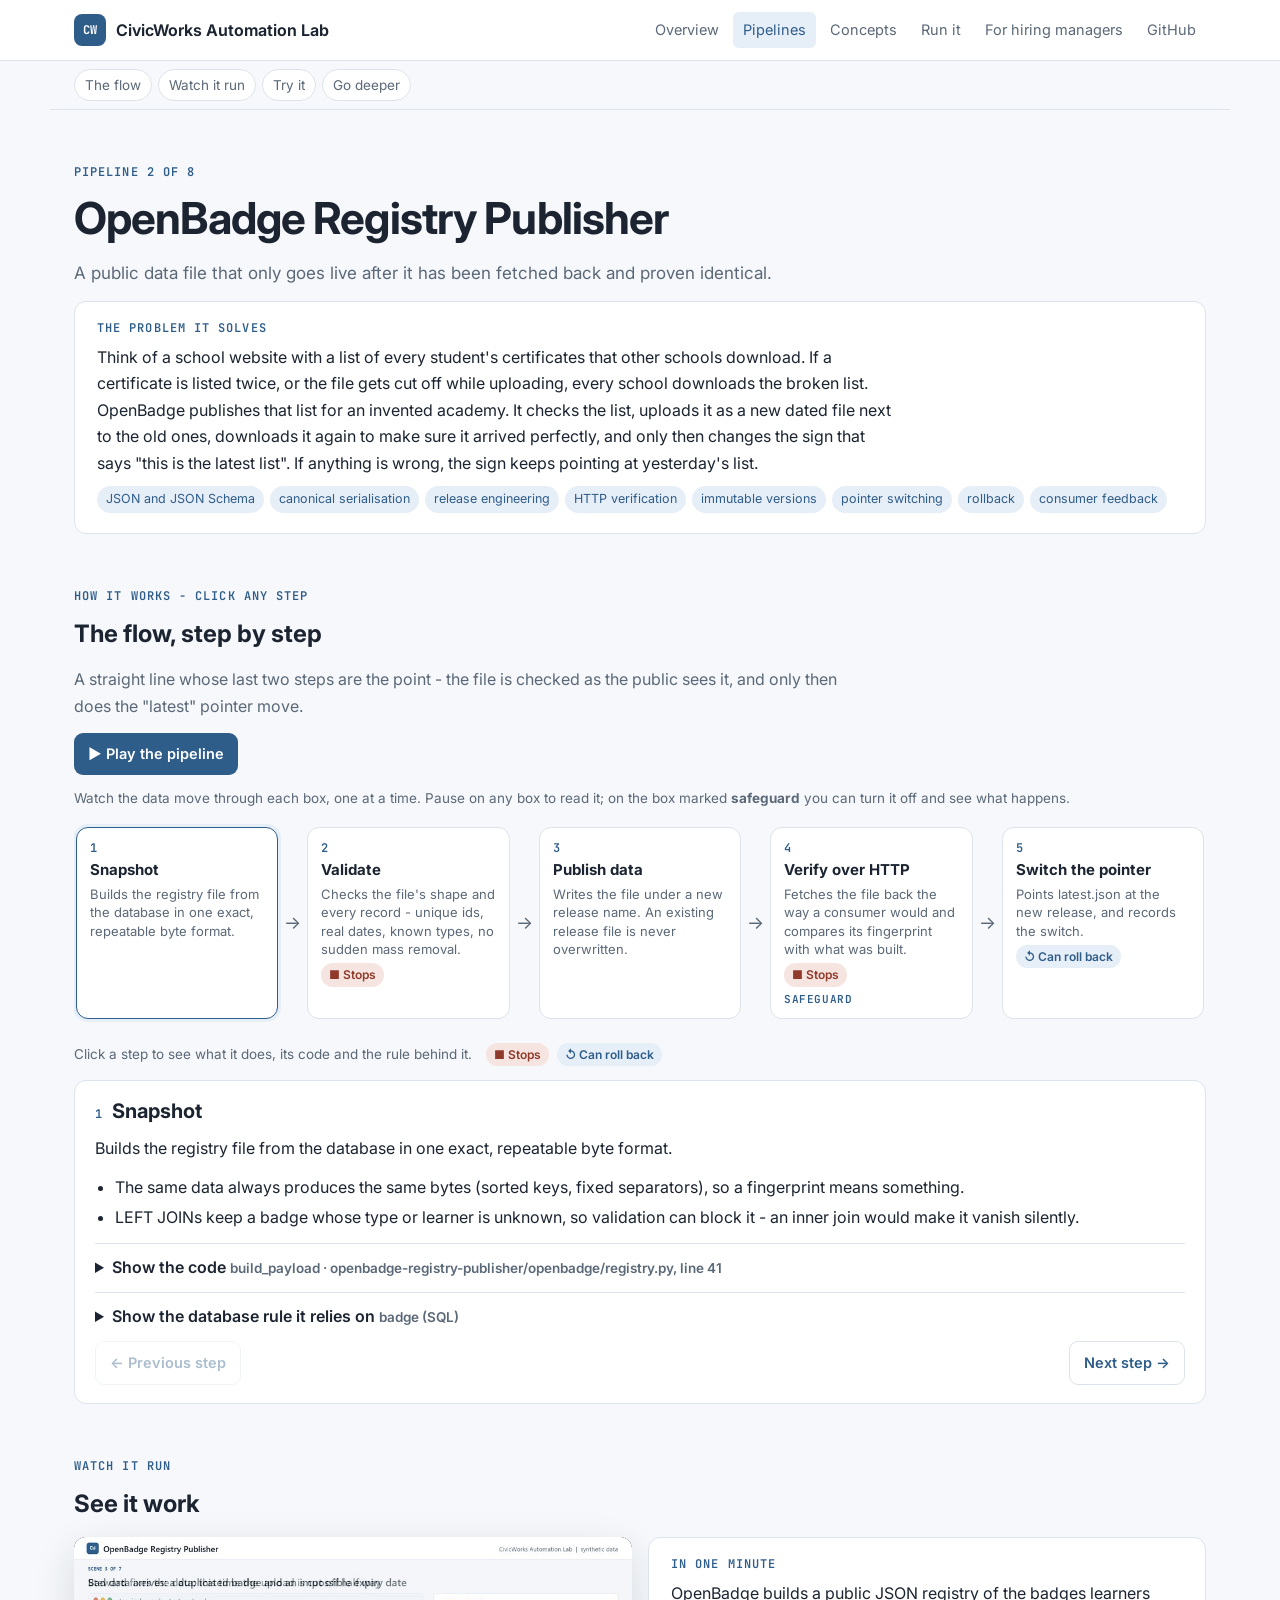
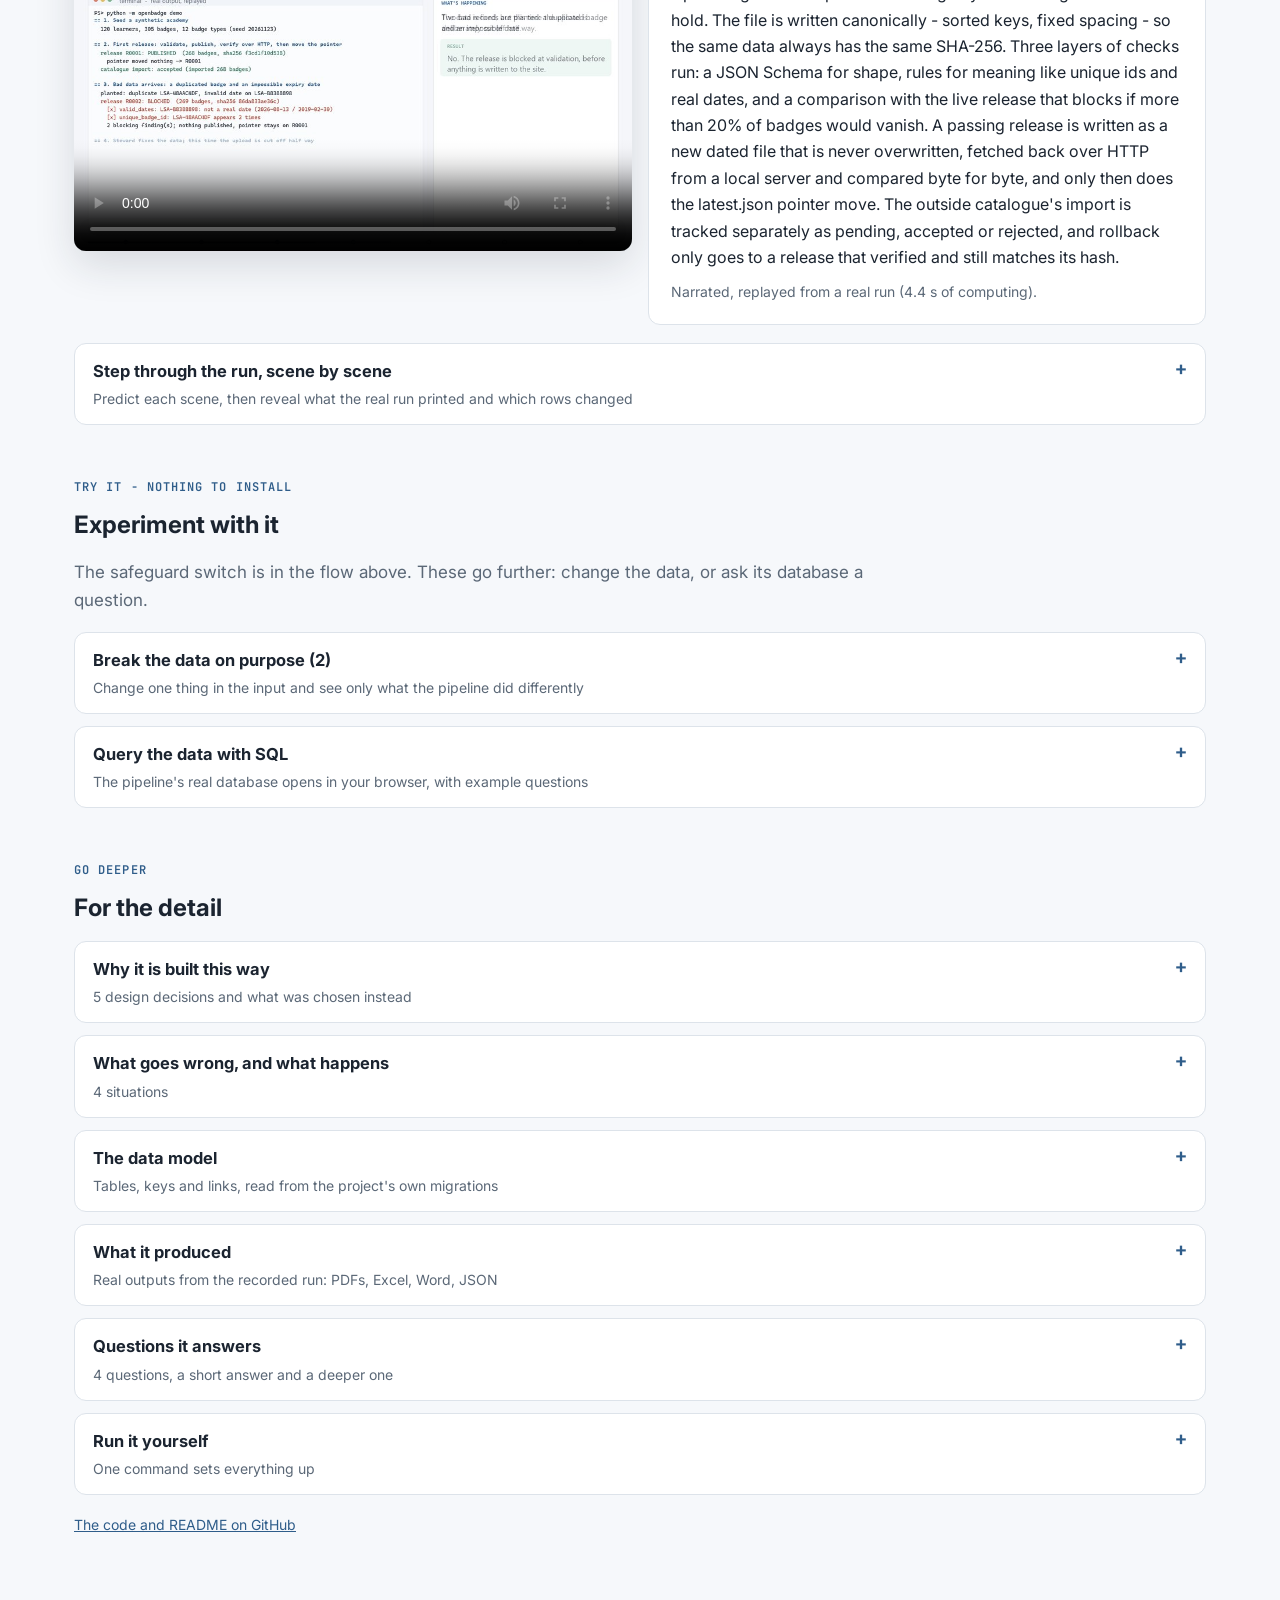
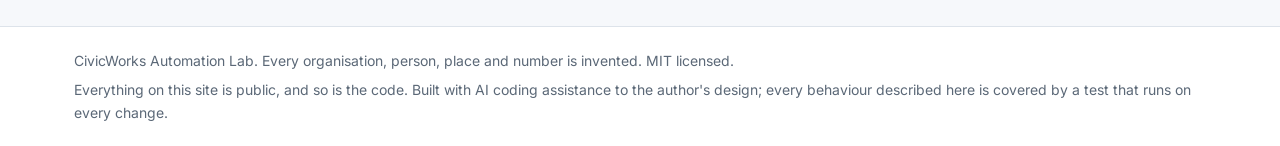
<file: docs/p/openbadge.html>
<!doctype html><html lang="en"><head><meta charset="utf-8">
<meta name="viewport" content="width=device-width, initial-scale=1"><title>OpenBadge Registry Publisher</title>
<meta name="description" content="Eight tested data pipelines on invented data: validation, approvals, rollback, orchestration.">
<link rel="preconnect" href="https://fonts.googleapis.com"><link rel="stylesheet" href="https://fonts.googleapis.com/css2?family=Inter:wght@400;500;600;700&family=JetBrains+Mono:wght@400;600&display=swap">
<link rel="stylesheet" href="../assets/site.css"><link rel="stylesheet" href="../assets/flow.css"></head><body>
<header class="top"><div class="in"><a class="brand" href="../index.html"><i>CW</i>CivicWorks Automation Lab</a><nav><a href="../index.html" class="">Overview</a><a href="../index.html#pipelines" class="on">Pipelines</a><a href="../learn.html" class="">Concepts</a><a href="../run.html" class="">Run it</a><a href="../hiring.html" class="">For hiring managers</a><a href="https://github.com/data-dl/civicworks-automation-lab" class="">GitHub</a></nav></div></header>
<main><nav class="subnav"><a href="#flow">The flow</a><a href="#watch">Watch it run</a><a href="#try">Try it</a><a href="#deeper">Go deeper</a></nav>
<section class="phead"><span class="eyebrow">Pipeline 2 of 8</span><h1>OpenBadge Registry Publisher</h1>
  <p class="lede">A public data file that only goes live after it has been fetched back and proven identical.</p>
  <div class="panel story"><span class="eyebrow">The problem it solves</span><p>Think of a school website with a list of every student&#x27;s certificates that other schools download. If a certificate is listed twice, or the file gets cut off while uploading, every school downloads the broken list. OpenBadge publishes that list for an invented academy. It checks the list, uploads it as a new dated file next to the old ones, downloads it again to make sure it arrived perfectly, and only then changes the sign that says &quot;this is the latest list&quot;. If anything is wrong, the sign keeps pointing at yesterday&#x27;s list.</p>
  <div class="chips"><span class="chip">JSON and JSON Schema</span><span class="chip">canonical serialisation</span><span class="chip">release engineering</span><span class="chip">HTTP verification</span><span class="chip">immutable versions</span><span class="chip">pointer switching</span><span class="chip">rollback</span><span class="chip">consumer feedback</span></div></div></section>
<section id="flow"><span class="eyebrow">How it works - click any step</span>
  <h2>The flow, step by step</h2>
  <div id="flowbox"></div>
  <script type="application/json" id="flow-data">{"flow": {"shape": "A straight line whose last two steps are the point - the file is checked as the public sees it, and only then does the \"latest\" pointer move.", "nodes": [{"id": "snapshot", "name": "Snapshot", "does": "Builds the registry file from the database in one exact, repeatable byte format.", "code": {"file": "openbadge/registry.py", "symbol": "build_payload", "lines": 16}, "plain": ["The same data always produces the same bytes (sorted keys, fixed separators), so a fingerprint means something.", "LEFT JOINs keep a badge whose type or learner is unknown, so validation can block it - an inner join would make it vanish silently."], "sql": {"object": "badge", "parts": [["REFERENCES learner / badge_type", "the database itself refuses a badge for a learner or type it does not know"], ["CHECK (status IN ('approved','revoked','pending'))", "only three statuses exist; anything else is refused"]], "text": "CREATE TABLE badge (\n    row_id       INTEGER PRIMARY KEY AUTOINCREMENT,\n    badge_id     TEXT NOT NULL,\n    learner_id   TEXT NOT NULL REFERENCES learner(learner_id),\n    badge_type   TEXT NOT NULL REFERENCES badge_type(code),\n    issue_date   TEXT NOT NULL,\n    expiry_date  TEXT NOT NULL,\n    status       TEXT NOT NULL CHECK (status IN ('approved', 'revoked', 'pending'))\n);\n\nCREATE INDEX badge_by_id ON badge(badge_id);"}, "source": {"file": "openbadge-registry-publisher/openbadge/registry.py", "line": 41, "symbol": "build_payload", "text": "def build_payload(con: sqlite3.Connection, release_id: str, as_of: date) -> dict:\n    # LEFT JOINs on purpose: an inner join would silently drop a badge whose type or learner is unknown, and a\n    # record that vanishes can never be flagged. Keeping it lets validate() block the release and name it.\n    rows = con.execute(\n        \"SELECT b.badge_id, COALESCE(l.alias, ''), b.badge_type, COALESCE(t.label, ''), b.issue_date, b.expiry_date \"\n        \"FROM badge b LEFT JOIN learner l ON l.learner_id = b.learner_id \"\n        \"LEFT JOIN badge_type t ON t.code = b.badge_type \"\n        \"WHERE b.status = 'approved' ORDER BY b.badge_id, b.row_id\").fetchall()\n    badges = [{\"badge_id\": r[0], \"learner_alias\": r[1], \"badge_type\": r[2], \"label\": r[3], \"issued\": r[4],\n               \"expires\": r[5]} for r in rows]\n    return {\"schema_version\": \"1.0\", \"registry\": \"Lantern Skills Academy (fictional)\", \"release_id\": release_id,\n            \"as_of\": as_of.isoformat(), \"notice\": SYNTHETIC_NOTICE, \"record_count\": len(badges), \"badges\": badges}", "more": false}}, {"id": "validate", "name": "Validate", "does": "Checks the file's shape and every record - unique ids, real dates, known types, no sudden mass removal.", "branch": {"kind": "stop", "label": "blocking finding - nothing published", "pointer unchanged": null}, "code": {"file": "openbadge/registry.py", "symbol": "validate", "lines": 32}, "plain": ["First the JSON Schema checks the structure; then each badge is checked for real dates and a known type.", "Compared with the last release, a large drop needs a person to accept it on purpose."], "source": {"file": "openbadge-registry-publisher/openbadge/registry.py", "line": 66, "symbol": "validate", "text": "def validate(payload: dict, known_types: set[str], previous: dict | None = None,\n             accept_drop: bool = False) -> list[Finding]:\n    findings: list[Finding] = []\n    validator = jsonschema.Draft202012Validator(schema())\n    for error in sorted(validator.iter_errors(payload), key=lambda e: list(e.path))[:10]:\n        where = \"/\".join(str(p) for p in error.path) or \"(root)\"\n        findings.append(Finding(\"schema\", \"blocking\", f\"{where}: {error.message}\"))\n\n    badges = payload.get(\"badges\", [])\n    if payload.get(\"record_count\") != len(badges):\n        findings.append(Finding(\"record_count\", \"blocking\",\n                                f\"record_count {payload.get('record_count')} but {len(badges)} badges\"))\n    seen: dict[str, int] = {}\n    as_of = _parse(payload.get(\"as_of\", \"\")) or date.max\n    for badge in badges:\n        seen[badge[\"badge_id\"]] = seen.get(badge[\"badge_id\"], 0) + 1\n        issued, expires = _parse(badge[\"issued\"]), _parse(badge[\"expires\"])\n        if issued is None or expires is None:\n            findings.append(Finding(\"valid_dates\", \"blocking\",\n                                    f\"{badge['badge_id']}: not a real date ({badge['issued']} / {badge['expires']})\"))\n        elif expires <= issued:\n            findings.append(Finding(\"valid_dates\", \"blocking\", f\"{badge['badge_id']}: expires before it was issued\"))\n        elif issued > as_of:\n            findings.append(Finding(\"valid_dates\", \"blocking\", f\"{badge['badge_id']}: issued after the release date\"))\n        if not badge[\"learner_alias\"]:\n            findings.append(Finding(\"known_learner\", \"blocking\",\n                                    f\"{badge['badge_id']}: learner is not in the registry\"))\n        if badge[\"badge_type\"] not in known_types:\n            findings.append(Finding(\"controlled_vocabulary\", \"blocking\",\n                                    f\"{badge['badge_id']}: unknown badge type {badge['badge_type']}\"))\n    for badge_id, count in sorted(seen.items()):\n        if count > 1:", "more": true}}, {"id": "publish", "name": "Publish data", "does": "Writes the file under a new release name. An existing release file is never overwritten.", "code": {"file": "openbadge/release.py", "symbol": "release", "focus": "stage = manifest.begin(\"publish_data\")", "lines": 12}, "plain": ["Release files are immutable - writing one that already exists is an error, not an overwrite."], "source": {"file": "openbadge-registry-publisher/openbadge/release.py", "line": 143, "symbol": "release", "text": "stage = manifest.begin(\"publish_data\")\nrelative = f\"releases/registry-{release_id}.json\"\ntarget = ws.site / relative\nif target.exists():\n    manifest.end(stage, \"fail\")\n    raise FileExistsError(f\"{relative} already exists; release files are immutable\")\natomic_write_bytes(target, data)\nif inject == \"corrupt-after-write\":  # an upload that was cut off half way\n    target.write_bytes(data[: len(data) // 2])\nelif inject == \"missing-file\":  # an upload that never arrived\n    target.unlink()\nmanifest.end(stage, path=relative, injected=inject)", "more": true}}, {"id": "verify", "name": "Verify over HTTP", "does": "Fetches the file back the way a consumer would and compares its fingerprint with what was built.", "branch": {"kind": "stop", "label": "mismatch - pointer stays on the last good release", "ticket written": null}, "safeguard": "verify-before-go-live", "code": {"file": "openbadge/release.py", "symbol": "release", "focus": "stage = manifest.begin(\"verify_over_http\")", "lines": 24}, "plain": ["A small local web server serves the site; the file is downloaded and hashed.", "Any difference - missing file, half an upload, changed records - stops the release and writes a ticket."], "source": {"file": "openbadge-registry-publisher/openbadge/release.py", "line": 156, "symbol": "release", "text": "stage = manifest.begin(\"verify_over_http\")\nproblems = []\nwith serve(ws.site) as base:\n    status, body = fetch(f\"{base}/{relative}\")\nif status != 200:\n    problems.append(f\"GET {relative} returned HTTP {status}\")\nelif sha256_bytes(body) != result.sha256:\n    problems.append(f\"served file hash {sha256_bytes(body)[:12]} != built {result.sha256[:12]}\")\nelse:\n    served = json.loads(body)\n    sample = [0, len(payload[\"badges\"]) // 2, len(payload[\"badges\"]) - 1] if payload[\"badges\"] else []\n    if served[\"record_count\"] != result.record_count or any(\n            served[\"badges\"][i] != payload[\"badges\"][i] for i in sample):\n        problems.append(\"served records differ from the snapshot\")\nif problems and guard(\"verify-before-go-live\"):\n    manifest.end(stage, \"fail\", problems=problems)\n    ticket = _ticket(ws, release_id, \"verify-failed\", \"; \".join(problems),\n                     \"Re-run the release. The pointer was not moved, so consumers still see the previous \"\n                     \"release; the damaged file stays in place as evidence.\")\n    result.notes.append(f\"verification failed: {problems[0]}; pointer stays on {result.pointer}; \"\n                        f\"ticket {ticket.name}\")\n    if target.exists():\n        manifest.add_output(target, ws.root)\n    return finish(\"VERIFY-FAILED\", \"verify-failed\", relative)", "more": true}, "switch": {"id": "off-verify", "safeguard": "verify-before-go-live", "step": "verify", "title": "Remove the check after upload", "protects": "The public file is fetched back over HTTP and compared, by fingerprint, with what was built - before anyone is pointed at it.", "predict": "In scene 4 the upload is cut off half way. Without the check, what do consumers get?", "look_for": "The half-uploaded file in scene 4 goes live: the pointer moves to R0003 and every consumer is sent a broken file. The next release run then crashes trying to read it, so the registry is stuck until someone repairs it by hand. Normally the fingerprint check catches the mismatch, the pointer stays on the last good release and a ticket is written.", "defend": "Writing a file is not the same as publishing it correctly. Verifying what is actually served, and only then moving the pointer, means a broken upload can never become \"latest\"."}}, {"id": "switch", "name": "Switch the pointer", "does": "Points latest.json at the new release, and records the switch.", "branch": {"kind": "rollback", "label": "roll back only to a release that verified"}, "code": {"file": "openbadge/release.py", "symbol": "_switch_pointer", "lines": 18}, "plain": ["The pointer is a tiny file written atomically, so consumers never see half of it.", "Every switch is a row in pointer_history - when, to what, and why."], "source": {"file": "openbadge-registry-publisher/openbadge/release.py", "line": 201, "symbol": "_switch_pointer", "text": "def _switch_pointer(ws: Workspace, con: sqlite3.Connection, release_id: str, relative: str, sha: str,\n                    count: int, reason: str) -> None:\n    pointer = {\"release_id\": release_id, \"path\": relative, \"sha256\": sha, \"record_count\": count,\n               \"schema_version\": \"1.0\", \"switched_at\": utc_now(), \"notice\": \"DEMO / SYNTHETIC\"}\n    write_json(ws.site / \"latest.json\", pointer)\n    con.execute(\"INSERT INTO pointer_history (release_id, switched_at, reason) VALUES (?, ?, ?)\",\n                (release_id, pointer[\"switched_at\"], reason))\n    con.commit()", "more": false}}]}, "recorded": {"verify-before-go-live": {"diff": [{"scene": 4, "kind": "heading", "text": "== 4. Steward fixes the data; this time the upload is cut off half way"}, {"scene": null, "kind": "removed", "text": "  release R0003: VERIFY-FAILED  (280 badges, sha256 e95ad2d3d43d)"}, {"scene": 4, "kind": "added", "text": "  release R0003: PUBLISHED  (280 badges, sha256 e95ad2d3d43d)"}, {"scene": null, "kind": "removed", "text": "    verification failed: served file hash 9aba5d7b80df != built e95ad2d3d43d; pointer stays on R0001; ticket T001-R0003-verify-failed.md"}, {"scene": 4, "kind": "added", "text": "    pointer moved R0001 -> R0003"}, {"scene": 5, "kind": "heading", "text": "== 5. Re-run the release; the catalogue imports it a day later"}, {"scene": null, "kind": "removed", "text": "  release R0004: PUBLISHED  (280 badges, sha256 13fe9832a121)"}, {"scene": null, "kind": "removed", "text": "    [-] release_delta: 12 badges join the registry"}, {"scene": null, "kind": "removed", "text": "    pointer moved R0001 -> R0004"}, {"scene": null, "kind": "removed", "text": "  catalogue import: pending (queued for the nightly import)"}, {"scene": null, "kind": "removed", "text": "  catalogue import (next day): accepted (imported 280 badges)"}, {"scene": null, "kind": "removed", "text": ""}, {"scene": null, "kind": "removed", "text": "== 6. Roll back: a release that never verified is refused, the last good one is accepted"}, {"scene": null, "kind": "removed", "text": "  rollback to R0003: REFUSED - R0003 never verified (verify-failed); refusing"}, {"scene": null, "kind": "removed", "text": "  rollback to previous: OK - pointer moved R0004 -> R0001 (verified by hash over HTTP)"}, {"scene": null, "kind": "removed", "text": ""}, {"scene": null, "kind": "removed", "text": "== 7. Release history"}, {"scene": null, "kind": "removed", "text": "  release  badges  technical      consumer     file    "}, {"scene": null, "kind": "removed", "text": "  R0001       268  verified       accepted     present  <- latest"}, {"scene": null, "kind": "removed", "text": "  R0002       269  blocked        not-checked  -        "}, {"scene": null, "kind": "removed", "text": "  R0003       280  verify-failed  not-checked  present  "}, {"scene": null, "kind": "removed", "text": "  R0004       280  verified       accepted     present  "}, {"scene": null, "kind": "removed", "text": ""}, {"scene": null, "kind": "removed", "text": "  evidence: <workspace>/runs/<release>/manifest.json, tickets in <workspace>/tickets/"}, {"scene": 5, "kind": "added", "text": "Traceback (most recent call last):"}, {"scene": 5, "kind": "added", "text": "  File \"<frozen runpy>\", line 198, in _run_module_as_main"}, {"scene": 5, "kind": "added", "text": "  File \"<frozen runpy>\", line 88, in _run_code"}, {"scene": 5, "kind": "added", "text": "  File \"<repo>\\openbadge-registry-publisher\\openbadge\\__main__.py\", line 5, in <module>"}, {"scene": 5, "kind": "added", "text": "    sys.exit(main())"}, {"scene": 5, "kind": "added", "text": "             ~~~~^^"}, {"scene": 5, "kind": "added", "text": "  File \"<repo>\\openbadge-registry-publisher\\openbadge\\cli.py\", line 119, in main"}, {"scene": 5, "kind": "added", "text": "    return run_demo(args.out, args.seed)"}, {"scene": 5, "kind": "added", "text": "  File \"<repo>\\openbadge-registry-publisher\\openbadge\\cli.py\", line 77, in run_demo"}, {"scene": 5, "kind": "added", "text": "    _print_release(release(ws, AS_OF, seed=seed))"}, {"scene": 5, "kind": "added", "text": "                   ~~~~~~~^^^^^^^^^^^^^^^^^^^^^^"}, {"scene": 5, "kind": "added", "text": "  File \"<repo>\\openbadge-registry-publisher\\openbadge\\release.py\", line 118, in release"}, {"scene": 5, "kind": "added", "text": "    result.findings = validate(payload, known, current_payload(ws), accept_drop=accept_drop)"}, {"scene": 5, "kind": "added", "text": "                                               ~~~~~~~~~~~~~~~^^^^"}, {"scene": 5, "kind": "added", "text": "  File \"<repo>\\openbadge-registry-publisher\\openbadge\\release.py\", line 86, in current_payload"}, {"scene": 5, "kind": "added", "text": "    return json.loads(path.read_text(encoding=\"utf-8\")) if path.exists() else None"}, {"scene": 5, "kind": "added", "text": "           ~~~~~~~~~~^^^^^^^^^^^^^^^^^^^^^^^^^^^^^^^^^^"}, {"scene": 5, "kind": "added", "text": "  File \"<python>\\Lib\\json\\__init__.py\", line 352, in loads"}, {"scene": 5, "kind": "added", "text": "    return _default_decoder.decode(s)"}, {"scene": 5, "kind": "added", "text": "           ~~~~~~~~~~~~~~~~~~~~~~~^^^"}, {"scene": 5, "kind": "added", "text": "  File \"<python>\\Lib\\json\\decoder.py\", line 345, in decode"}, {"scene": 5, "kind": "added", "text": "    obj, end = self.raw_decode(s, idx=_w(s, 0).end())"}, {"scene": 5, "kind": "added", "text": "               ~~~~~~~~~~~~~~~^^^^^^^^^^^^^^^^^^^^^^^"}, {"scene": 5, "kind": "added", "text": "  File \"<python>\\Lib\\json\\decoder.py\", line 361, in raw_decode"}, {"scene": 5, "kind": "added", "text": "    obj, end = self.scan_once(s, idx)"}, {"scene": 5, "kind": "added", "text": "               ~~~~~~~~~~~~~~^^^^^^^^"}, {"scene": 5, "kind": "added", "text": "json.decoder.JSONDecodeError: Unterminated string starting at: line 1 column 22886 (char 22885)"}], "exit": 1, "look_for": "The half-uploaded file in scene 4 goes live: the pointer moves to R0003 and every consumer is sent a broken file. The next release run then crashes trying to read it, so the registry is stuck until someone repairs it by hand. Normally the fingerprint check catches the mismatch, the pointer stays on the last good release and a ticket is written.", "defend": "Writing a file is not the same as publishing it correctly. Verifying what is actually served, and only then moving the pointer, means a broken upload can never become \"latest\"."}}}</script>
  <script src="../assets/flow.js"></script>
  <script>
  (() => {
    const d = JSON.parse(document.getElementById('flow-data').textContent);
    const f = renderFlow(document.getElementById('flowbox'), d.flow, { repo: "https://github.com/data-dl/civicworks-automation-lab",
      runSwitch: async node => d.recorded[node.safeguard] });
    if (location.hash === '#switch' && f.first >= 0) f.show(f.first);
  })();
  </script></section>
<section id="watch"><span class="eyebrow">Watch it run</span><h2>See it work</h2><div class="two"><video controls preload="metadata" poster="../videos/openbadge-poster.jpg" src="../videos/openbadge.mp4">
      <track kind="captions" src="../videos/openbadge.vtt" srclang="en" label="English" default></video>
      <div class="panel"><span class="eyebrow">In one minute</span><p>OpenBadge builds a public JSON registry of the badges learners hold. The file is written canonically - sorted keys, fixed spacing - so the same data always has the same SHA-256. Three layers of checks run: a JSON Schema for shape, rules for meaning like unique ids and real dates, and a comparison with the live release that blocks if more than 20% of badges would vanish. A passing release is written as a new dated file that is never overwritten, fetched back over HTTP from a local server and compared byte for byte, and only then does the latest.json pointer move. The outside catalogue&#x27;s import is tracked separately as pending, accepted or rejected, and rollback only goes to a release that verified and still matches its hash.</p>
      <p class="m">Narrated, replayed from a real run (4.4 s of computing).</p></div></div>
      <details class='layer'><summary><b>Step through the run, scene by scene</b><span>Predict each scene, then reveal what the real run printed and which rows changed</span></summary><div class='layer-body'><div class='panel stepper' id='stepper'></div><script type='application/json' id='steps-data'>[{"title": "Seed a synthetic academy", "lines": ["== 1. Seed a synthetic academy", "  120 learners, 305 badges, 12 badge types (seed 20261123)", ""], "rows": {"traced": [], "edits": [], "fresh": [{"source": "registry.sqlite::badge", "rows": 305}, {"source": "registry.sqlite::learner", "rows": 120}, {"source": "registry.sqlite::badge_type", "rows": 12}, {"source": "registry.sqlite::schema_version", "rows": 1}]}, "explain": "A generator invents 120 learners and about 300 badges from a fixed seed.", "predict": "If you rerun with the same seed, will the registry file be identical?", "answer": "Yes, byte for byte - that is what the seed and canonical JSON guarantee."}, {"title": "First release: validate, publish, verify over HTTP, then move the pointer", "lines": ["== 2. First release: validate, publish, verify over HTTP, then move the pointer", "  release R0001: PUBLISHED  (268 badges, sha256 f3cd1f10d538)", "    pointer moved nothing -> R0001", "  catalogue import: accepted (imported 268 badges)", ""], "rows": {"traced": [{"source": "registry.sqlite::consumer_result", "cols": ["result_id", "release_id", "verdict", "reason", "checked_at"], "rows": [{"row": ["1", "R0001", "accepted", "imported 268 badges", "2026-11-25T00:42:11+00:00"], "cells": [1], "token": "R0001"}]}, {"source": "registry.sqlite::pointer_history", "cols": ["pointer_id", "release_id", "switched_at", "reason"], "rows": [{"row": ["1", "R0001", "2026-11-25T00:42:11+00:00", "new release"], "cells": [1], "token": "R0001"}]}, {"source": "registry.sqlite::registry_release", "cols": ["release_id", "payload_path", "sha256", "record_count", "technical_status", "consumer_status", "created_at", "findings_json"], "rows": [{"row": ["R0001", "releases/registry-R0001.json", "f3cd1f10d538d825490bc0766af7365bd3743830d93fe7e66848d1889ad12fcf", "268", "verified", "accepted", "2026-11-25T00:42:11+00:00", "[]"], "cells": [0], "token": "R0001"}]}], "edits": [{"source": "registry.sqlite::consumer_result", "cols": ["result_id", "release_id", "verdict", "reason", "checked_at"], "new_source": false, "added": [["1", "R0001", "accepted", "imported 268 badges", "2026-11-25T00:42:11+00:00"]], "n_added": 1, "removed": [], "n_removed": 0, "changed": [], "n_changed": 0}, {"source": "registry.sqlite::pointer_history", "cols": ["pointer_id", "release_id", "switched_at", "reason"], "new_source": false, "added": [["1", "R0001", "2026-11-25T00:42:11+00:00", "new release"]], "n_added": 1, "removed": [], "n_removed": 0, "changed": [], "n_changed": 0}, {"source": "registry.sqlite::registry_release", "cols": ["release_id", "payload_path", "sha256", "record_count", "technical_status", "consumer_status", "created_at", "findings_json"], "new_source": false, "added": [["R0001", "releases/registry-R0001.json", "f3cd1f10d538d825490bc0766af7365bd3743830d93fe7e66848d1889ad12fcf", "268", "verified", "accepted", "2026-11-25T00:42:11+00:00", "[]"]], "n_added": 1, "removed": [], "n_removed": 0, "changed": [], "n_changed": 0}], "fresh": []}, "explain": "The first release passes every check, is uploaded, downloaded again and matched, and then the pointer moves. The catalogue imports it.", "predict": "When does latest.json change - before or after the download check?", "answer": "After. The pointer only moves once the downloaded file matches the built one exactly."}, {"title": "Bad data arrives: a duplicated badge and an impossible expiry date", "lines": ["== 3. Bad data arrives: a duplicated badge and an impossible expiry date", "  planted: duplicate LSA-48AAC4DF, invalid date on LSA-B8388898", "  release R0002: BLOCKED  (269 badges, sha256 86da833ae36c)", "    [x] valid_dates: LSA-B8388898: not a real date (2026-08-13 / 2019-02-30)", "    [x] unique_badge_id: LSA-48AAC4DF appears 2 times", "    2 blocking finding(s); nothing published, pointer stays on R0001", ""], "rows": {"traced": [{"source": "registry.sqlite::badge", "cols": ["row_id", "badge_id", "learner_id", "badge_type", "issue_date", "expiry_date", "status"], "rows": [{"row": ["9", "LSA-48AAC4DF", "L00004", "LETTERPRESS", "2023-01-07", "2027-01-06", "approved"], "cells": [1], "token": "LSA-48AAC4DF"}, {"row": ["306", "LSA-48AAC4DF", "L00004", "LETTERPRESS", "2023-01-07", "2027-01-06", "approved"], "cells": [1], "token": "LSA-48AAC4DF"}, {"row": ["23", "LSA-B8388898", "L00010", "LOOM-TECH-2", "2026-08-13", "2019-02-30", "approved"], "cells": [1], "token": "LSA-B8388898"}]}, {"source": "registry.sqlite::consumer_result", "cols": ["result_id", "release_id", "verdict", "reason", "checked_at"], "rows": [{"row": ["1", "R0001", "accepted", "imported 268 badges", "2026-11-25T00:42:11+00:00"], "cells": [1], "token": "R0001"}]}, {"source": "registry.sqlite::pointer_history", "cols": ["pointer_id", "release_id", "switched_at", "reason"], "rows": [{"row": ["1", "R0001", "2026-11-25T00:42:11+00:00", "new release"], "cells": [1], "token": "R0001"}]}, {"source": "registry.sqlite::registry_release", "cols": ["release_id", "payload_path", "sha256", "record_count", "technical_status", "consumer_status", "created_at", "findings_json"], "rows": [{"row": ["R0001", "releases/registry-R0001.json", "f3cd1f10d538d825490bc0766af7365bd3743830d93fe7e66848d1889ad12fcf", "268", "verified", "accepted", "2026-11-25T00:42:11+00:00", "[]"], "cells": [0], "token": "R0001"}, {"row": ["R0002", "", "86da833ae36c512951f52232bc350cd94fe326cb90e5adaf6532e1364646eaee", "269", "blocked", "not-checked", "2026-11-25T00:42:11+00:00", "[{\"rule\": \"valid_dates\", \"severity\": \"blocking\", \"detail\": \"LSA-B8388898: not a real date (2026-08-13 / 2019-02-30)\"}, {\"rule\": \"unique_badge_id\", \"severity\": \"blocking\", \"detail\": \"LSA-48AAC4DF appears 2 times\"}]"], "cells": [7], "token": "LSA-48AAC4DF"}, {"row": ["R0002", "", "86da833ae36c512951f52232bc350cd94fe326cb90e5adaf6532e1364646eaee", "269", "blocked", "not-checked", "2026-11-25T00:42:11+00:00", "[{\"rule\": \"valid_dates\", \"severity\": \"blocking\", \"detail\": \"LSA-B8388898: not a real date (2026-08-13 / 2019-02-30)\"}, {\"rule\": \"unique_badge_id\", \"severity\": \"blocking\", \"detail\": \"LSA-48AAC4DF appears 2 times\"}]"], "cells": [7], "token": "LSA-B8388898"}, {"row": ["R0002", "", "86da833ae36c512951f52232bc350cd94fe326cb90e5adaf6532e1364646eaee", "269", "blocked", "not-checked", "2026-11-25T00:42:11+00:00", "[{\"rule\": \"valid_dates\", \"severity\": \"blocking\", \"detail\": \"LSA-B8388898: not a real date (2026-08-13 / 2019-02-30)\"}, {\"rule\": \"unique_badge_id\", \"severity\": \"blocking\", \"detail\": \"LSA-48AAC4DF appears 2 times\"}]"], "cells": [0], "token": "R0002"}]}], "edits": [{"source": "registry.sqlite::badge", "cols": ["row_id", "badge_id", "learner_id", "badge_type", "issue_date", "expiry_date", "status"], "new_source": false, "added": [["306", "LSA-48AAC4DF", "L00004", "LETTERPRESS", "2023-01-07", "2027-01-06", "approved"]], "n_added": 1, "removed": [], "n_removed": 0, "changed": [{"row": ["23", "LSA-B8388898", "L00010", "LOOM-TECH-2", "2026-08-13", "2019-02-30", "approved"], "before": ["23", "LSA-B8388898", "L00010", "LOOM-TECH-2", "2026-08-13", "2029-08-12", "approved"], "cells": [5]}], "n_changed": 1}, {"source": "registry.sqlite::registry_release", "cols": ["release_id", "payload_path", "sha256", "record_count", "technical_status", "consumer_status", "created_at", "findings_json"], "new_source": false, "added": [["R0002", "", "86da833ae36c512951f52232bc350cd94fe326cb90e5adaf6532e1364646eaee", "269", "blocked", "not-checked", "2026-11-25T00:42:11+00:00", "[{\"rule\": \"valid_dates\", \"severity\": \"blocking\", \"detail\": \"LSA-B8388898: not a real date (2026-08-13 / 2019-02-30)\"}, {\"rule\": \"unique_badge_id\", \"severity\": \"blocking\", \"detail\": \"LSA-48AAC4DF appears 2 times\"}]"]], "n_added": 1, "removed": [], "n_removed": 0, "changed": [], "n_changed": 0}], "fresh": []}, "explain": "Two bad records are planted: a duplicated badge and an impossible date.", "predict": "Will the release file R0002 exist on the site?", "answer": "No. The release is blocked at validation, before anything is written to the site."}, {"title": "Steward fixes the data; this time the upload is cut off half way", "lines": ["== 4. Steward fixes the data; this time the upload is cut off half way", "  repaired: {'duplicates_removed': 1, 'dates_fixed': 1}; new approvals: 12", "  release R0003: VERIFY-FAILED  (280 badges, sha256 e95ad2d3d43d)", "    [-] release_delta: 12 badges join the registry", "    verification failed: served file hash 9aba5d7b80df != built e95ad2d3d43d; pointer stays on R0001; ticket T001-R0003-verify-failed.md", ""], "rows": {"traced": [{"source": "registry.sqlite::consumer_result", "cols": ["result_id", "release_id", "verdict", "reason", "checked_at"], "rows": [{"row": ["1", "R0001", "accepted", "imported 268 badges", "2026-11-25T00:42:11+00:00"], "cells": [1], "token": "R0001"}]}, {"source": "registry.sqlite::pointer_history", "cols": ["pointer_id", "release_id", "switched_at", "reason"], "rows": [{"row": ["1", "R0001", "2026-11-25T00:42:11+00:00", "new release"], "cells": [1], "token": "R0001"}]}, {"source": "registry.sqlite::registry_release", "cols": ["release_id", "payload_path", "sha256", "record_count", "technical_status", "consumer_status", "created_at", "findings_json"], "rows": [{"row": ["R0001", "releases/registry-R0001.json", "f3cd1f10d538d825490bc0766af7365bd3743830d93fe7e66848d1889ad12fcf", "268", "verified", "accepted", "2026-11-25T00:42:11+00:00", "[]"], "cells": [0], "token": "R0001"}, {"row": ["R0003", "releases/registry-R0003.json", "e95ad2d3d43d9b3b501be32e34c65949900600ce3d491fd78f71a885ecdbbef8", "280", "verify-failed", "not-checked", "2026-11-25T00:42:12+00:00", "[{\"rule\": \"release_delta\", \"severity\": \"advisory\", \"detail\": \"12 badges join the registry\"}]"], "cells": [0], "token": "R0003"}]}], "edits": [{"source": "registry.sqlite::badge", "cols": ["row_id", "badge_id", "learner_id", "badge_type", "issue_date", "expiry_date", "status"], "new_source": false, "added": [["307", "LSA-F3C95789", "L00001", "LOOM-TECH-2", "2026-11-18", "2029-11-17", "approved"], ["308", "LSA-CBF27734", "L00089", "KILN-SAFETY", "2026-11-18", "2028-11-17", "approved"], ["309", "LSA-7714DC91", "L00063", "LOOM-TECH-2", "2026-11-19", "2029-11-18", "approved"], ["310", "LSA-703598AE", "L00055", "LOOM-TECH-2", "2026-11-17", "2029-11-16", "approved"], ["311", "LSA-13678D7A", "L00103", "CERAMIC-RESTORE", "2026-11-22", "2029-11-21", "approved"], ["312", "LSA-9561A0D1", "L00072", "FIBER-DYE", "2026-11-23", "2028-11-22", "approved"], ["313", "LSA-A36958B5", "L00058", "KILN-SAFETY", "2026-11-22", "2028-11-21", "approved"], ["314", "LSA-C1AF4465", "L00102", "TIMBER-JOINT", "2026-11-23", "2030-11-22", "approved"], ["315", "LSA-E81696A6", "L00046", "FIBER-DYE", "2026-11-19", "2028-11-18", "approved"], ["316", "LSA-1293924C", "L00010", "CERAMIC-RESTORE", "2026-11-21", "2029-11-20", "approved"], ["317", "LSA-D429FC52", "L00083", "LETTERPRESS", "2026-11-21", "2030-11-20", "approved"], ["318", "LSA-8C7D7431", "L00095", "LOOM-TECH-2", "2026-11-20", "2029-11-19", "approved"]], "n_added": 12, "removed": [["306", "LSA-48AAC4DF", "L00004", "LETTERPRESS", "2023-01-07", "2027-01-06", "approved"]], "n_removed": 1, "changed": [{"row": ["23", "LSA-B8388898", "L00010", "LOOM-TECH-2", "2026-08-13", "2029-08-12", "approved"], "before": ["23", "LSA-B8388898", "L00010", "LOOM-TECH-2", "2026-08-13", "2019-02-30", "approved"], "cells": [5]}], "n_changed": 1}, {"source": "registry.sqlite::registry_release", "cols": ["release_id", "payload_path", "sha256", "record_count", "technical_status", "consumer_status", "created_at", "findings_json"], "new_source": false, "added": [["R0003", "releases/registry-R0003.json", "e95ad2d3d43d9b3b501be32e34c65949900600ce3d491fd78f71a885ecdbbef8", "280", "verify-failed", "not-checked", "2026-11-25T00:42:12+00:00", "[{\"rule\": \"release_delta\", \"severity\": \"advisory\", \"detail\": \"12 badges join the registry\"}]"]], "n_added": 1, "removed": [], "n_removed": 0, "changed": [], "n_changed": 0}], "fresh": []}, "explain": "The data is fixed, but this time the upload is deliberately cut off half way.", "predict": "What do consumers see after this?", "answer": "Still R0001. The hash mismatch stops the pointer, and a correction ticket opens."}, {"title": "Re-run the release; the catalogue imports it a day later", "lines": ["== 5. Re-run the release; the catalogue imports it a day later", "  release R0004: PUBLISHED  (280 badges, sha256 13fe9832a121)", "    [-] release_delta: 12 badges join the registry", "    pointer moved R0001 -> R0004", "  catalogue import: pending (queued for the nightly import)", "  catalogue import (next day): accepted (imported 280 badges)", ""], "rows": {"traced": [{"source": "registry.sqlite::consumer_result", "cols": ["result_id", "release_id", "verdict", "reason", "checked_at"], "rows": [{"row": ["1", "R0001", "accepted", "imported 268 badges", "2026-11-25T00:42:11+00:00"], "cells": [1], "token": "R0001"}, {"row": ["2", "R0004", "pending", "queued for the nightly import", "2026-11-25T00:42:13+00:00"], "cells": [1], "token": "R0004"}, {"row": ["3", "R0004", "accepted", "imported 280 badges", "2026-11-25T00:42:14+00:00"], "cells": [1], "token": "R0004"}]}, {"source": "registry.sqlite::pointer_history", "cols": ["pointer_id", "release_id", "switched_at", "reason"], "rows": [{"row": ["1", "R0001", "2026-11-25T00:42:11+00:00", "new release"], "cells": [1], "token": "R0001"}, {"row": ["2", "R0004", "2026-11-25T00:42:13+00:00", "new release"], "cells": [1], "token": "R0004"}]}, {"source": "registry.sqlite::registry_release", "cols": ["release_id", "payload_path", "sha256", "record_count", "technical_status", "consumer_status", "created_at", "findings_json"], "rows": [{"row": ["R0001", "releases/registry-R0001.json", "f3cd1f10d538d825490bc0766af7365bd3743830d93fe7e66848d1889ad12fcf", "268", "verified", "accepted", "2026-11-25T00:42:11+00:00", "[]"], "cells": [0], "token": "R0001"}, {"row": ["R0004", "releases/registry-R0004.json", "13fe9832a1217fa72317bb929728489377f532b79ccbad907216dcb2c069b211", "280", "verified", "accepted", "2026-11-25T00:42:13+00:00", "[{\"rule\": \"release_delta\", \"severity\": \"advisory\", \"detail\": \"12 badges join the registry\"}]"], "cells": [0], "token": "R0004"}]}], "edits": [{"source": "registry.sqlite::consumer_result", "cols": ["result_id", "release_id", "verdict", "reason", "checked_at"], "new_source": false, "added": [["2", "R0004", "pending", "queued for the nightly import", "2026-11-25T00:42:13+00:00"], ["3", "R0004", "accepted", "imported 280 badges", "2026-11-25T00:42:14+00:00"]], "n_added": 2, "removed": [], "n_removed": 0, "changed": [], "n_changed": 0}, {"source": "registry.sqlite::pointer_history", "cols": ["pointer_id", "release_id", "switched_at", "reason"], "new_source": false, "added": [["2", "R0004", "2026-11-25T00:42:13+00:00", "new release"]], "n_added": 1, "removed": [], "n_removed": 0, "changed": [], "n_changed": 0}, {"source": "registry.sqlite::registry_release", "cols": ["release_id", "payload_path", "sha256", "record_count", "technical_status", "consumer_status", "created_at", "findings_json"], "new_source": false, "added": [["R0004", "releases/registry-R0004.json", "13fe9832a1217fa72317bb929728489377f532b79ccbad907216dcb2c069b211", "280", "verified", "accepted", "2026-11-25T00:42:13+00:00", "[{\"rule\": \"release_delta\", \"severity\": \"advisory\", \"detail\": \"12 badges join the registry\"}]"]], "n_added": 1, "removed": [], "n_removed": 0, "changed": [], "n_changed": 0}], "fresh": []}, "explain": "The release is rerun and publishes. The catalogue's first check only queues it; the next day it accepts it.", "predict": "Is R0004 'verified' while the catalogue says 'pending'?", "answer": "Yes. Technical verification and business acceptance are recorded separately."}, {"title": "Roll back: a release that never verified is refused, the last good one is accepted", "lines": ["== 6. Roll back: a release that never verified is refused, the last good one is accepted", "  rollback to R0003: REFUSED - R0003 never verified (verify-failed); refusing", "  rollback to previous: OK - pointer moved R0004 -> R0001 (verified by hash over HTTP)", ""], "rows": {"traced": [{"source": "registry.sqlite::consumer_result", "cols": ["result_id", "release_id", "verdict", "reason", "checked_at"], "rows": [{"row": ["1", "R0001", "accepted", "imported 268 badges", "2026-11-25T00:42:11+00:00"], "cells": [1], "token": "R0001"}, {"row": ["2", "R0004", "pending", "queued for the nightly import", "2026-11-25T00:42:13+00:00"], "cells": [1], "token": "R0004"}, {"row": ["3", "R0004", "accepted", "imported 280 badges", "2026-11-25T00:42:14+00:00"], "cells": [1], "token": "R0004"}]}, {"source": "registry.sqlite::pointer_history", "cols": ["pointer_id", "release_id", "switched_at", "reason"], "rows": [{"row": ["1", "R0001", "2026-11-25T00:42:11+00:00", "new release"], "cells": [1], "token": "R0001"}, {"row": ["3", "R0001", "2026-11-25T00:42:14+00:00", "rollback from R0004"], "cells": [1], "token": "R0001"}, {"row": ["2", "R0004", "2026-11-25T00:42:13+00:00", "new release"], "cells": [1], "token": "R0004"}, {"row": ["3", "R0001", "2026-11-25T00:42:14+00:00", "rollback from R0004"], "cells": [3], "token": "R0004"}]}, {"source": "registry.sqlite::registry_release", "cols": ["release_id", "payload_path", "sha256", "record_count", "technical_status", "consumer_status", "created_at", "findings_json"], "rows": [{"row": ["R0001", "releases/registry-R0001.json", "f3cd1f10d538d825490bc0766af7365bd3743830d93fe7e66848d1889ad12fcf", "268", "verified", "accepted", "2026-11-25T00:42:11+00:00", "[]"], "cells": [0], "token": "R0001"}, {"row": ["R0003", "releases/registry-R0003.json", "e95ad2d3d43d9b3b501be32e34c65949900600ce3d491fd78f71a885ecdbbef8", "280", "verify-failed", "not-checked", "2026-11-25T00:42:12+00:00", "[{\"rule\": \"release_delta\", \"severity\": \"advisory\", \"detail\": \"12 badges join the registry\"}]"], "cells": [0], "token": "R0003"}, {"row": ["R0004", "releases/registry-R0004.json", "13fe9832a1217fa72317bb929728489377f532b79ccbad907216dcb2c069b211", "280", "verified", "accepted", "2026-11-25T00:42:13+00:00", "[{\"rule\": \"release_delta\", \"severity\": \"advisory\", \"detail\": \"12 badges join the registry\"}]"], "cells": [0], "token": "R0004"}]}], "edits": [{"source": "registry.sqlite::pointer_history", "cols": ["pointer_id", "release_id", "switched_at", "reason"], "new_source": false, "added": [["3", "R0001", "2026-11-25T00:42:14+00:00", "rollback from R0004"]], "n_added": 1, "removed": [], "n_removed": 0, "changed": [], "n_changed": 0}], "fresh": []}, "explain": "Rollback is asked to go to the release that failed verification, then to the previous good one.", "predict": "Which request is refused?", "answer": "Rolling back to R0003, which never verified. Rolling back to R0001 works after it is re-checked over HTTP."}, {"title": "Release history", "lines": ["== 7. Release history", "  release  badges  technical      consumer     file    ", "  R0001       268  verified       accepted     present  <- latest", "  R0002       269  blocked        not-checked  -        ", "  R0003       280  verify-failed  not-checked  present  ", "  R0004       280  verified       accepted     present  ", "", "  evidence: build/demo/runs/<release>/manifest.json, tickets in build/demo/tickets/"], "rows": {"traced": [{"source": "registry.sqlite::consumer_result", "cols": ["result_id", "release_id", "verdict", "reason", "checked_at"], "rows": [{"row": ["1", "R0001", "accepted", "imported 268 badges", "2026-11-25T00:42:11+00:00"], "cells": [1], "token": "R0001"}, {"row": ["2", "R0004", "pending", "queued for the nightly import", "2026-11-25T00:42:13+00:00"], "cells": [1], "token": "R0004"}, {"row": ["3", "R0004", "accepted", "imported 280 badges", "2026-11-25T00:42:14+00:00"], "cells": [1], "token": "R0004"}]}, {"source": "registry.sqlite::pointer_history", "cols": ["pointer_id", "release_id", "switched_at", "reason"], "rows": [{"row": ["1", "R0001", "2026-11-25T00:42:11+00:00", "new release"], "cells": [1], "token": "R0001"}, {"row": ["3", "R0001", "2026-11-25T00:42:14+00:00", "rollback from R0004"], "cells": [1], "token": "R0001"}, {"row": ["2", "R0004", "2026-11-25T00:42:13+00:00", "new release"], "cells": [1], "token": "R0004"}, {"row": ["3", "R0001", "2026-11-25T00:42:14+00:00", "rollback from R0004"], "cells": [3], "token": "R0004"}]}, {"source": "registry.sqlite::registry_release", "cols": ["release_id", "payload_path", "sha256", "record_count", "technical_status", "consumer_status", "created_at", "findings_json"], "rows": [{"row": ["R0001", "releases/registry-R0001.json", "f3cd1f10d538d825490bc0766af7365bd3743830d93fe7e66848d1889ad12fcf", "268", "verified", "accepted", "2026-11-25T00:42:11+00:00", "[]"], "cells": [0], "token": "R0001"}, {"row": ["R0002", "", "86da833ae36c512951f52232bc350cd94fe326cb90e5adaf6532e1364646eaee", "269", "blocked", "not-checked", "2026-11-25T00:42:11+00:00", "[{\"rule\": \"valid_dates\", \"severity\": \"blocking\", \"detail\": \"LSA-B8388898: not a real date (2026-08-13 / 2019-02-30)\"}, {\"rule\": \"unique_badge_id\", \"severity\": \"blocking\", \"detail\": \"LSA-48AAC4DF appears 2 times\"}]"], "cells": [0], "token": "R0002"}, {"row": ["R0003", "releases/registry-R0003.json", "e95ad2d3d43d9b3b501be32e34c65949900600ce3d491fd78f71a885ecdbbef8", "280", "verify-failed", "not-checked", "2026-11-25T00:42:12+00:00", "[{\"rule\": \"release_delta\", \"severity\": \"advisory\", \"detail\": \"12 badges join the registry\"}]"], "cells": [0], "token": "R0003"}, {"row": ["R0004", "releases/registry-R0004.json", "13fe9832a1217fa72317bb929728489377f532b79ccbad907216dcb2c069b211", "280", "verified", "accepted", "2026-11-25T00:42:13+00:00", "[{\"rule\": \"release_delta\", \"severity\": \"advisory\", \"detail\": \"12 badges join the registry\"}]"], "cells": [0], "token": "R0004"}]}], "edits": [], "fresh": []}, "explain": "The history shows every attempt, including the blocked and failed ones.", "predict": "Why keep records of failures?", "answer": "So you can explain what happened and prove nothing bad was ever pointed at."}]</script>
<script>
(() => {
  const data = JSON.parse(document.getElementById('steps-data').textContent);
  const box = document.getElementById('stepper'); let i = 0, shown = false;
  const cls = t => /\b(BLOCKED|REFUSED|FAILED|QUARANTINED|STOPPED|rejected)\b|\[x\]|!!/.test(t) ? 'bad'
    : /\b(PUBLISHED|APPROVED|COMPLETE|FINAL|accepted|verified|OK)\b/.test(t) ? 'ok' : /\[-\]|held|stale|awaiting/.test(t) ? 'warn' : '';
  const e = s => s.replace(/[&<>]/g, c => ({'&':'&amp;','<':'&lt;','>':'&gt;'}[c]));
  const src = s => { const [f, t] = s.split('::'); return t ? `<code>${e(t)}</code> <span class="m">table in ${e(f)}</span>`
    : s.includes(' > ') ? `<code>${e(s.split(' > ')[1])}</code> <span class="m">sheet in ${e(s.split(' > ')[0])}</span>` : `<code>${e(s)}</code>`; };
  function grid(cols, rows) {
    const n = Math.min(10, Math.max(cols.length, ...rows.map(r => r.row.length)));
    return `<div class="rowgrid"><table><tr>${Array.from({length: n}, (_, i) => `<th>${e(cols[i] ?? '')}</th>`).join('')}</tr>${rows.map(r =>
      `<tr class="${r.cls || ''}">${Array.from({length: n}, (_, i) => r.cells && i in r.cells ? `<td class="hit">${r.cells[i]}</td>` : `<td>${e(r.row[i] ?? '')}</td>`).join('')}</tr>`).join('')}</table></div>`;
  }
  function rowsHtml(r) {
    if (!r || (!(r.traced || []).length && !(r.edits || []).length && !(r.fresh || []).length)) return '';
    let h = '';
    if (r.traced.length) h += `<h4 class="rh">Traced to the exact rows</h4><p class="m">Every record this scene's output names, found in the data.</p>` +
      r.traced.slice(0, 4).map(t => `<h5>${src(t.source)}</h5>` + grid(t.cols, t.rows.map(x => ({row: x.row,
        cells: Object.fromEntries(x.cells.map(i => [i, `<mark>${e(x.row[i])}</mark>`]))})))).join('');
    if (r.edits.length) h += `<h4 class="rh">Rows that changed</h4><p class="m">Changed cells show <s>before</s> and after; shaded rows were added, struck-through rows removed.</p>` +
      r.edits.slice(0, 4).map(c => `<h5>${src(c.source)} <span class="m">${[c.n_changed && c.n_changed + ' changed', c.n_added && c.n_added + ' added', c.n_removed && c.n_removed + ' removed'].filter(Boolean).join(', ')}</span></h5>` +
        grid(c.cols, [...c.changed.map(x => ({row: x.row, cells: Object.fromEntries(x.cells.map(i => [i, `<s>${e(x.before[i] ?? '')}</s> ${e(x.row[i] ?? '')}`]))})),
          ...c.added.slice(0, 6).map(row => ({row, cls: 'addrow'})), ...c.removed.slice(0, 6).map(row => ({row, cls: 'delrow'}))])).join('');
    if (r.fresh.length) h += `<p class="m"><b>New data written:</b> ${r.fresh.map(f => `${src(f.source)} (${f.rows} rows)`).join(', ')}</p>`;
    return h;
  }
  function draw() {
    const s = data[i];
    box.innerHTML = `<div class="stepnav">${data.map((x, n) => `<button class="${n === i ? 'on' : ''}" data-n="${n}">${n + 1}</button>`).join('')}</div>
      <h3>Scene ${i + 1} of ${data.length}: ${e(s.title)}</h3><p>${e(s.explain)}</p>
      <div class="pred"><b>Predict first:</b> ${e(s.predict)}</div>
      ${shown ? `<pre class="term">${s.lines.map(l => `<span class="${cls(l)}">${e(l)}</span>`).join('\n')}</pre><div class="ans"><b>What happened:</b> ${e(s.answer)}</div>${rowsHtml(s.rows)}`
              : `<button class="btn" id="reveal">Show what the real run did</button>`}
      <div class="ctas"><button class="btn ghost" id="prev" ${i ? '' : 'disabled'}>Previous scene</button>
      <button class="btn ghost" id="next" ${i < data.length - 1 ? '' : 'disabled'}>Next scene</button></div>`;
    box.querySelectorAll('[data-n]').forEach(b => b.onclick = () => { i = +b.dataset.n; shown = false; draw() });
    const r = document.getElementById('reveal'); if (r) r.onclick = () => { shown = true; draw() };
    document.getElementById('prev').onclick = () => { i--; shown = false; draw() };
    document.getElementById('next').onclick = () => { i++; shown = false; draw() };
  }
  draw();
})();
</script></div></details></section>
<section id="try"><span class="eyebrow">Try it - nothing to install</span><h2>Experiment with it</h2>
  <p class="lede">The safeguard switch is in the flow above. These go further: change the data, or ask its database a question.</p><details class='layer'><summary><b>Break the data on purpose (2)</b><span>Change one thing in the input and see only what the pipeline did differently</span></summary><div class='layer-body'><div class="panel exp"><span class="eyebrow">Experiment 1</span><h3>Give a badge an expiry date before it was issued</h3>
      <p>The first badge in the database is made to expire on 1 January 2020, years before it was issued.</p><div class="pred"><b>Predict first:</b> Will the very first public release still go out? What happens to the &quot;latest&quot; pointer?</div>
      <div><button class="btn" data-exp="0">Show what the real pipeline did</button></div><div id="expout0"></div></div><div class="panel exp"><span class="eyebrow">Experiment 2</span><h3>Issue a badge of a type that does not exist</h3>
      <p>The first badge&#x27;s type is changed to GLASS-WIZARD, which is not in the badge_type table.</p><div class="pred"><b>Predict first:</b> The database does not enforce this link on its own here. Does the pipeline still catch it?</div>
      <div><button class="btn" data-exp="1">Show what the real pipeline did</button></div><div id="expout1"></div></div><script type='application/json' id='exp-data'>[{"id": "impossible-date", "title": "Give a badge an expiry date before it was issued", "plain": "The first badge in the database is made to expire on 1 January 2020, years before it was issued.", "predict": "Will the very first public release still go out? What happens to the \"latest\" pointer?", "look_for": "Validation blocks the first release and names the badge, so no file ever goes live and the pointer never moves.", "edits": [{"sqlite": "registry.sqlite", "sql": "UPDATE badge SET expiry_date = '2020-01-01' WHERE row_id = 1"}], "safeguard": null, "protects": null, "defend": null, "step": null, "refused": null, "rows": [{"source": "registry.sqlite::badge", "cols": ["row_id", "badge_id", "learner_id", "badge_type", "issue_date", "expiry_date", "status"], "new_source": false, "added": [], "n_added": 0, "removed": [], "n_removed": 0, "changed": [{"row": ["1", "LSA-C1DBF6B7", "L00001", "TIMBER-JOINT", "2023-06-18", "2020-01-01", "approved"], "before": ["1", "LSA-C1DBF6B7", "L00001", "TIMBER-JOINT", "2023-06-18", "2027-06-17", "approved"], "cells": [5]}], "n_changed": 1}], "diff": [{"scene": 2, "kind": "heading", "text": "== 2. First release: validate, publish, verify over HTTP, then move the pointer"}, {"scene": null, "kind": "removed", "text": "  release R0001: PUBLISHED  (268 badges, sha256 f3cd1f10d538)"}, {"scene": null, "kind": "removed", "text": "    pointer moved nothing -> R0001"}, {"scene": null, "kind": "removed", "text": "  catalogue import: accepted (imported 268 badges)"}, {"scene": 2, "kind": "added", "text": "  release R0001: BLOCKED  (268 badges, sha256 69d3f1d032e8)"}, {"scene": 2, "kind": "added", "text": "    [x] valid_dates: LSA-C1DBF6B7: expires before it was issued"}, {"scene": 2, "kind": "added", "text": "    1 blocking finding(s); nothing published, pointer stays on nothing"}, {"scene": 2, "kind": "added", "text": "  catalogue import: rejected (no pointer (HTTP 404))"}, {"scene": 3, "kind": "heading", "text": "== 3. Bad data arrives: a duplicated badge and an impossible expiry date"}, {"scene": 3, "kind": "added", "text": "    [x] valid_dates: LSA-C1DBF6B7: expires before it was issued"}, {"scene": null, "kind": "removed", "text": "    2 blocking finding(s); nothing published, pointer stays on R0001"}, {"scene": 3, "kind": "added", "text": "    3 blocking finding(s); nothing published, pointer stays on nothing"}, {"scene": 4, "kind": "heading", "text": "== 4. Steward fixes the data; this time the upload is cut off half way"}, {"scene": null, "kind": "removed", "text": "  release R0003: VERIFY-FAILED  (280 badges, sha256 e95ad2d3d43d)"}, {"scene": null, "kind": "removed", "text": "    [-] release_delta: 12 badges join the registry"}, {"scene": null, "kind": "removed", "text": "    verification failed: served file hash 9aba5d7b80df != built e95ad2d3d43d; pointer stays on R0001; ticket T001-R0003-verify-failed.md"}, {"scene": 4, "kind": "added", "text": "  release R0003: BLOCKED  (280 badges, sha256 c0f4cf129c24)"}, {"scene": 4, "kind": "added", "text": "    [x] valid_dates: LSA-C1DBF6B7: expires before it was issued"}, {"scene": 4, "kind": "added", "text": "    1 blocking finding(s); nothing published, pointer stays on nothing"}, {"scene": 5, "kind": "heading", "text": "== 5. Re-run the release; the catalogue imports it a day later"}, {"scene": null, "kind": "removed", "text": "  release R0004: PUBLISHED  (280 badges, sha256 13fe9832a121)"}, {"scene": null, "kind": "removed", "text": "    [-] release_delta: 12 badges join the registry"}, {"scene": null, "kind": "removed", "text": "    pointer moved R0001 -> R0004"}, {"scene": null, "kind": "removed", "text": "  catalogue import: pending (queued for the nightly import)"}, {"scene": null, "kind": "removed", "text": "  catalogue import (next day): accepted (imported 280 badges)"}, {"scene": 5, "kind": "added", "text": "  release R0004: BLOCKED  (280 badges, sha256 f7ed86db8d56)"}, {"scene": 5, "kind": "added", "text": "    [x] valid_dates: LSA-C1DBF6B7: expires before it was issued"}, {"scene": 5, "kind": "added", "text": "    1 blocking finding(s); nothing published, pointer stays on nothing"}, {"scene": 5, "kind": "added", "text": "  catalogue import: rejected (no pointer (HTTP 404))"}, {"scene": 5, "kind": "added", "text": "  catalogue import (next day): rejected (no pointer (HTTP 404))"}, {"scene": 6, "kind": "heading", "text": "== 6. Roll back: a release that never verified is refused, the last good one is accepted"}, {"scene": null, "kind": "removed", "text": "  rollback to R0003: REFUSED - R0003 never verified (verify-failed); refusing"}, {"scene": null, "kind": "removed", "text": "  rollback to previous: OK - pointer moved R0004 -> R0001 (verified by hash over HTTP)"}, {"scene": 6, "kind": "added", "text": "  rollback to R0003: REFUSED - R0003 never verified (blocked); refusing"}, {"scene": 6, "kind": "added", "text": "  rollback to previous: REFUSED - no earlier verified release to roll back to"}, {"scene": 7, "kind": "heading", "text": "== 7. Release history"}, {"scene": null, "kind": "removed", "text": "  R0001       268  verified       accepted     present  <- latest"}, {"scene": 7, "kind": "added", "text": "  R0001       268  blocked        not-checked  -        "}, {"scene": null, "kind": "removed", "text": "  R0003       280  verify-failed  not-checked  present  "}, {"scene": null, "kind": "removed", "text": "  R0004       280  verified       accepted     present  "}, {"scene": 7, "kind": "added", "text": "  R0003       280  blocked        not-checked  -        "}, {"scene": 7, "kind": "added", "text": "  R0004       280  blocked        not-checked  -        "}], "exit": 0}, {"id": "unknown-type", "title": "Issue a badge of a type that does not exist", "plain": "The first badge's type is changed to GLASS-WIZARD, which is not in the badge_type table.", "predict": "The database does not enforce this link on its own here. Does the pipeline still catch it?", "look_for": "The release is blocked by controlled_vocabulary, naming the badge and the type GLASS-WIZARD. (This experiment found a real bug - the badge used to vanish silently from the file - and the fix is covered by a test.)", "edits": [{"sqlite": "registry.sqlite", "sql": "UPDATE badge SET badge_type = 'GLASS-WIZARD' WHERE row_id = 1"}], "safeguard": null, "protects": null, "defend": null, "step": null, "refused": null, "rows": [{"source": "registry.sqlite::badge", "cols": ["row_id", "badge_id", "learner_id", "badge_type", "issue_date", "expiry_date", "status"], "new_source": false, "added": [], "n_added": 0, "removed": [], "n_removed": 0, "changed": [{"row": ["1", "LSA-C1DBF6B7", "L00001", "GLASS-WIZARD", "2023-06-18", "2027-06-17", "approved"], "before": ["1", "LSA-C1DBF6B7", "L00001", "TIMBER-JOINT", "2023-06-18", "2027-06-17", "approved"], "cells": [3]}], "n_changed": 1}], "diff": [{"scene": 2, "kind": "heading", "text": "== 2. First release: validate, publish, verify over HTTP, then move the pointer"}, {"scene": null, "kind": "removed", "text": "  release R0001: PUBLISHED  (268 badges, sha256 f3cd1f10d538)"}, {"scene": null, "kind": "removed", "text": "    pointer moved nothing -> R0001"}, {"scene": null, "kind": "removed", "text": "  catalogue import: accepted (imported 268 badges)"}, {"scene": 2, "kind": "added", "text": "  release R0001: BLOCKED  (268 badges, sha256 6dcbf9b56055)"}, {"scene": 2, "kind": "added", "text": "    [x] controlled_vocabulary: LSA-C1DBF6B7: unknown badge type GLASS-WIZARD"}, {"scene": 2, "kind": "added", "text": "    1 blocking finding(s); nothing published, pointer stays on nothing"}, {"scene": 2, "kind": "added", "text": "  catalogue import: rejected (no pointer (HTTP 404))"}, {"scene": 3, "kind": "heading", "text": "== 3. Bad data arrives: a duplicated badge and an impossible expiry date"}, {"scene": 3, "kind": "added", "text": "    [x] controlled_vocabulary: LSA-C1DBF6B7: unknown badge type GLASS-WIZARD"}, {"scene": null, "kind": "removed", "text": "    2 blocking finding(s); nothing published, pointer stays on R0001"}, {"scene": 3, "kind": "added", "text": "    3 blocking finding(s); nothing published, pointer stays on nothing"}, {"scene": 4, "kind": "heading", "text": "== 4. Steward fixes the data; this time the upload is cut off half way"}, {"scene": null, "kind": "removed", "text": "  release R0003: VERIFY-FAILED  (280 badges, sha256 e95ad2d3d43d)"}, {"scene": null, "kind": "removed", "text": "    [-] release_delta: 12 badges join the registry"}, {"scene": null, "kind": "removed", "text": "    verification failed: served file hash 9aba5d7b80df != built e95ad2d3d43d; pointer stays on R0001; ticket T001-R0003-verify-failed.md"}, {"scene": 4, "kind": "added", "text": "  release R0003: BLOCKED  (280 badges, sha256 a9e5f25f86bc)"}, {"scene": 4, "kind": "added", "text": "    [x] controlled_vocabulary: LSA-C1DBF6B7: unknown badge type GLASS-WIZARD"}, {"scene": 4, "kind": "added", "text": "    1 blocking finding(s); nothing published, pointer stays on nothing"}, {"scene": 5, "kind": "heading", "text": "== 5. Re-run the release; the catalogue imports it a day later"}, {"scene": null, "kind": "removed", "text": "  release R0004: PUBLISHED  (280 badges, sha256 13fe9832a121)"}, {"scene": null, "kind": "removed", "text": "    [-] release_delta: 12 badges join the registry"}, {"scene": null, "kind": "removed", "text": "    pointer moved R0001 -> R0004"}, {"scene": null, "kind": "removed", "text": "  catalogue import: pending (queued for the nightly import)"}, {"scene": null, "kind": "removed", "text": "  catalogue import (next day): accepted (imported 280 badges)"}, {"scene": 5, "kind": "added", "text": "  release R0004: BLOCKED  (280 badges, sha256 b9c357ba932c)"}, {"scene": 5, "kind": "added", "text": "    [x] controlled_vocabulary: LSA-C1DBF6B7: unknown badge type GLASS-WIZARD"}, {"scene": 5, "kind": "added", "text": "    1 blocking finding(s); nothing published, pointer stays on nothing"}, {"scene": 5, "kind": "added", "text": "  catalogue import: rejected (no pointer (HTTP 404))"}, {"scene": 5, "kind": "added", "text": "  catalogue import (next day): rejected (no pointer (HTTP 404))"}, {"scene": 6, "kind": "heading", "text": "== 6. Roll back: a release that never verified is refused, the last good one is accepted"}, {"scene": null, "kind": "removed", "text": "  rollback to R0003: REFUSED - R0003 never verified (verify-failed); refusing"}, {"scene": null, "kind": "removed", "text": "  rollback to previous: OK - pointer moved R0004 -> R0001 (verified by hash over HTTP)"}, {"scene": 6, "kind": "added", "text": "  rollback to R0003: REFUSED - R0003 never verified (blocked); refusing"}, {"scene": 6, "kind": "added", "text": "  rollback to previous: REFUSED - no earlier verified release to roll back to"}, {"scene": 7, "kind": "heading", "text": "== 7. Release history"}, {"scene": null, "kind": "removed", "text": "  R0001       268  verified       accepted     present  <- latest"}, {"scene": 7, "kind": "added", "text": "  R0001       268  blocked        not-checked  -        "}, {"scene": null, "kind": "removed", "text": "  R0003       280  verify-failed  not-checked  present  "}, {"scene": null, "kind": "removed", "text": "  R0004       280  verified       accepted     present  "}, {"scene": 7, "kind": "added", "text": "  R0003       280  blocked        not-checked  -        "}, {"scene": 7, "kind": "added", "text": "  R0004       280  blocked        not-checked  -        "}], "exit": 0}]</script>
<script>
(() => {
  const X = JSON.parse(document.getElementById('exp-data').textContent);
  const e = s => String(s ?? '').replace(/[&<>]/g, c => ({'&':'&amp;','<':'&lt;','>':'&gt;'}[c]));
  const src = s => { const [f, t] = s.split('::'); return t ? `<code>${e(t)}</code> <span class="m">table in ${e(f)}</span>`
    : s.includes(' > ') ? `<code>${e(s.split(' > ')[1])}</code> <span class="m">sheet in ${e(s.split(' > ')[0])}</span>` : `<code>${e(s)}</code>`; };
  const grid = (cols, rows) => { const n = Math.min(10, Math.max(cols.length, ...rows.map(r => r.row.length)));
    return `<div class="rowgrid"><table><tr>${Array.from({length: n}, (_, i) => `<th>${e(cols[i])}</th>`).join('')}</tr>${rows.map(r =>
      `<tr class="${r.cls || ''}">${Array.from({length: n}, (_, i) => r.cells && i in r.cells ? `<td class="hit">${r.cells[i]}</td>` : `<td>${e(r.row[i])}</td>`).join('')}</tr>`).join('')}</table></div>`; };
  document.querySelectorAll('[data-exp]').forEach(btn => btn.onclick = () => {
    const x = X[+btn.dataset.exp], out = document.getElementById('expout' + btn.dataset.exp);
    const change = x.refused ? `<div class="ans refused"><b>The database refused the change:</b> <code>${e(x.refused)}</code>. Nothing was written,
        so the run carried on exactly as normal.</div>`
      : x.rows.map(r => `<h5>${src(r.source)}</h5>` + grid(r.cols, [...r.changed.map(c => ({row: c.row,
          cells: Object.fromEntries(c.cells.map(i => [i, `<s>${e(c.before[i])}</s> ${e(c.row[i])}`]))})),
          ...r.added.slice(0, 4).map(row => ({row, cls: 'addrow'})), ...r.removed.slice(0, 4).map(row => ({row, cls: 'delrow'}))])).join('');
    const diff = x.diff.length ? `<pre class="term diff">${x.diff.map(l => `<span class="${l.kind === 'heading' ? 'h' : l.kind === 'added' ? 'plus' : 'minus'}">${
        l.kind === 'added' ? '+ ' : l.kind === 'removed' ? '- ' : ''}${e(l.text)}</span>`).join('')}</pre>` : '<p class="m">The output was identical to the normal run.</p>';
    out.innerHTML = `<h4 class="rh">1. The change, in the data</h4>${change}
      <h4 class="rh">2. What the pipeline did differently</h4><p class="m"><b>+</b> lines appear only with the change; <b>-</b> lines only in the normal run.</p>${diff}
      <div class="ans"><b>What to notice:</b> ${e(x.look_for)}</div>`;
    btn.remove();
  });
})();
</script></div></details><details class='layer'><summary><b>Query the data with SQL</b><span>The pipeline&#x27;s real database opens in your browser, with example questions</span></summary><div class='layer-body'><p class='m'>The real database a run of this pipeline left behind (registry.sqlite, 88 KB), opened in your browser - nothing to install, nothing sent anywhere. Each example teaches one SQL idea; hover it to see which.</p><div class="panel sql" id="sqlbox" data-db="../data/db/openbadge.sqlite">
    <div class="chips"><button class="chip qbtn" data-q="0" title="LEFT JOIN, so unknown types still show up">Badges by type and status</button><button class="chip qbtn" data-q="1" title="LEFT JOIN to find what has no match">Which releases ever went live</button><button class="chip qbtn" data-q="2" title="GROUP BY with a window function (DENSE_RANK)">Learners with the most badges</button></div>
    <div><button class="btn" id="sqlopen">Open the database</button></div>
    <div id="sqlui" hidden><p class="m" id="teach"></p><p class="m" id="sqltables"></p>
      <textarea id="sqltext" rows="8" spellcheck="false"></textarea>
      <div class="ctas"><button class="btn" id="sqlrun">Run (Ctrl+Enter)</button><button class="btn ghost" id="sqlreset">Reset the database</button></div></div>
    <p class="m" id="sqlinfo"></p><div id="sqlout"></div></div>
  <script type="application/json" id="sql-data">[{"title": "Badges by type and status", "teaches": "LEFT JOIN, so unknown types still show up", "sql": "SELECT COALESCE(t.label, '(unknown type: ' || b.badge_type || ')') AS badge, b.status, COUNT(*) AS n\nFROM badge b LEFT JOIN badge_type t ON t.code = b.badge_type\nGROUP BY 1, 2 ORDER BY 1, 2;\n"}, {"title": "Which releases ever went live", "teaches": "LEFT JOIN to find what has no match", "sql": "SELECT r.release_id, r.record_count, r.technical_status, r.consumer_status,\n       CASE WHEN p.release_id IS NULL THEN 'never live' ELSE 'went live ' || p.switched_at END AS pointer\nFROM registry_release r LEFT JOIN pointer_history p ON p.release_id = r.release_id\nORDER BY r.release_id;\n"}, {"title": "Learners with the most badges", "teaches": "GROUP BY with a window function (DENSE_RANK)", "sql": "SELECT learner_id, COUNT(*) AS badges, DENSE_RANK() OVER (ORDER BY COUNT(*) DESC) AS rank\nFROM badge GROUP BY learner_id ORDER BY badges DESC, learner_id LIMIT 10;\n"}]</script>
<script>
(() => {
  const box = document.getElementById('sqlbox'); const Q = JSON.parse(document.getElementById('sql-data').textContent);
  const e = s => String(s ?? '').replace(/[&<>]/g, c => ({'&':'&amp;','<':'&lt;','>':'&gt;'}[c]));
  let db = null;
  const out = document.getElementById('sqlout'), info = document.getElementById('sqlinfo'), ta = document.getElementById('sqltext');
  async function open() {
    info.textContent = 'loading SQLite in your browser...';
    if (!window.initSqlJs) await new Promise((ok, no) => { const s = document.createElement('script'); s.src = 'https://cdnjs.cloudflare.com/ajax/libs/sql.js/1.10.3/sql-wasm.js';
      s.onload = ok; s.onerror = no; document.head.appendChild(s) });
    const SQL = await initSqlJs({ locateFile: f => 'https://cdnjs.cloudflare.com/ajax/libs/sql.js/1.10.3/' + f });
    const buf = await (await fetch(box.dataset.db)).arrayBuffer();
    db = new SQL.Database(new Uint8Array(buf));
    const tables = db.exec("SELECT name FROM sqlite_master WHERE type='table' AND name NOT LIKE 'sqlite_%' ORDER BY name")[0].values.map(v => v[0]);
    document.getElementById('sqltables').innerHTML = 'Tables: ' + tables.map(t => `<button class="chip qbtn" data-t="${e(t)}">${e(t)}</button>`).join(' ');
    document.querySelectorAll('[data-t]').forEach(b => b.onclick = () => { ta.value = `SELECT * FROM ${b.dataset.t} LIMIT 20;`; run() });
    document.getElementById('sqlopen').remove(); document.getElementById('sqlui').hidden = false;
  }
  function run() {
    try {
      const r = db.exec(ta.value);
      if (!r.length) { info.textContent = `${db.getRowsModified()} row(s) changed (in your browser's copy only)`; out.innerHTML = ''; return }
      const { columns, values } = r[r.length - 1];
      info.textContent = `${values.length} row(s)`;
      out.innerHTML = `<div class="rowgrid"><table><tr>${columns.map(c => `<th>${e(c)}</th>`).join('')}</tr>${values.slice(0, 200).map(v =>
        `<tr>${v.map(c => `<td>${e(c)}</td>`).join('')}</tr>`).join('')}</table></div>`;
    } catch (err) { info.textContent = ''; out.innerHTML = `<div class="ans refused"><b>The database said no:</b> <code>${e(err.message)}</code></div>` }
  }
  document.getElementById('sqlopen').onclick = () => open().then(() => { if (Q.length) { ta.value = Q[0].sql; teach(0); run() } })
    .catch(err => { info.textContent = 'Could not load SQLite: ' + err });
  const teach = i => { document.getElementById('teach').innerHTML = `<b>Teaches:</b> ${e(Q[i].teaches)}` };
  document.querySelectorAll('[data-q]').forEach(b => b.onclick = async () => { if (!db) await open(); ta.value = Q[+b.dataset.q].sql; teach(+b.dataset.q); run() });
  document.getElementById('sqlrun').onclick = run;
  ta.onkeydown = ev => { if (ev.key === 'Enter' && (ev.ctrlKey || ev.metaKey)) { ev.preventDefault(); run() } };
  document.getElementById('sqlreset').onclick = () => { db = null; location.reload() };
})();
</script></div></details></section>
<section id="deeper"><span class="eyebrow">Go deeper</span><h2>For the detail</h2><details class='layer'><summary><b>Why it is built this way</b><span>5 design decisions and what was chosen instead</span></summary><div class='layer-body'><div class='decision'><h3>Canonical JSON</h3><span class='vs'>instead of: Whatever format the library produces</span><p>Identical data must produce identical bytes, or the hash cannot tell you whether the content changed.</p></div><div class='decision'><h3>Verify by downloading over HTTP</h3><span class='vs'>instead of: Checking the file exists on disk</span><p>Consumers download it. A file can exist and still be truncated, or be served wrongly; fetching it is the only proof that matches what they get.</p></div><div class='decision'><h3>Move a small pointer, never rewrite the data file</h3><span class='vs'>instead of: Overwriting registry.json in place</span><p>Readers switch from the whole old version to the whole new one in one step, and rollback is just moving the pointer back.</p></div><div class='decision'><h3>Track technical and business acceptance separately</h3><span class='vs'>instead of: One status</span><p>A file can be perfectly published and still be rejected or queued by the consumer. Mixing the two hides which team must act.</p></div><div class='decision'><h3>Block if more than 20% of badges disappear</h3><span class='vs'>instead of: Publishing whatever the data says</span><p>A sudden mass removal is usually an upstream mistake; making someone confirm it with --accept-drop is cheaper than a wrong public file.</p></div></div></details><details class='layer'><summary><b>What goes wrong, and what happens</b><span>4 situations</span></summary><div class='layer-body'><div class='scroll'><table><tr><th>situation</th><th>what the pipeline does</th></tr><tr><td>A badge listed twice, or a 30 February date</td><td>Blocked; each finding names the badge; nothing is published.</td></tr><tr><td>The upload is cut off half way</td><td>The hash check fails, the pointer stays on the previous release, a ticket opens.</td></tr><tr><td>Someone deletes the live file</td><td>The consumer rejects the import as missing_target; rollback to the last verified release recovers.</td></tr><tr><td>Rollback is asked to go to a release that never verified</td><td>Refused.</td></tr></table></div></div></details><details class='layer'><summary><b>The data model</b><span>Tables, keys and links, read from the project&#x27;s own migrations</span></summary><div class='layer-body'><p class='m'>Blue marks a primary key; amber arrows are foreign keys - links the database itself enforces.</p><div class="erd"><div class="t"><h4>badge_type</h4><ul><li class="pk">code <em>text pk</em></li><li class="">label <em>text</em></li><li class="">validity_days <em>integer</em></li></ul></div><div class="t"><h4>learner</h4><ul><li class="pk">learner_id <em>text pk</em></li><li class="">alias <em>text</em></li><li><em>unique (alias)</em></li></ul></div><div class="t"><h4>badge</h4><ul><li class="pk">row_id <em>integer pk</em></li><li class="">badge_id <em>text</em></li><li class="fk">learner_id <em>text &rarr; learner.learner_id</em></li><li class="fk">badge_type <em>text &rarr; badge_type.code</em></li><li class="">issue_date <em>text</em></li><li class="">expiry_date <em>text</em></li><li class="">status <em>text</em></li></ul></div><div class="t"><h4>registry_release</h4><ul><li class="pk">release_id <em>text pk</em></li><li class="">payload_path <em>text</em></li><li class="">sha256 <em>text</em></li><li class="">record_count <em>integer</em></li><li class="">technical_status <em>text</em></li><li class="">consumer_status <em>text</em></li><li class="">created_at <em>text</em></li><li class="">findings_json <em>text</em></li></ul></div><div class="t"><h4>pointer_history</h4><ul><li class="pk">pointer_id <em>integer pk</em></li><li class="fk">release_id <em>text &rarr; registry_release.release_id</em></li><li class="">switched_at <em>text</em></li><li class="">reason <em>text</em></li></ul></div><div class="t"><h4>consumer_result</h4><ul><li class="pk">result_id <em>integer pk</em></li><li class="fk">release_id <em>text &rarr; registry_release.release_id</em></li><li class="">verdict <em>text</em></li><li class="">reason <em>text</em></li><li class="">checked_at <em>text</em></li></ul></div></div></div></details><details class='layer'><summary><b>What it produced</b><span>Real outputs from the recorded run: PDFs, Excel, Word, JSON</span></summary><div class='layer-body'><div class='gallery'><figure><img src="../img/openbadge-1.png" alt="The pointer consumers read: which release, its hash and record count." loading="lazy"><figcaption>The pointer consumers read: which release, its hash and record count.</figcaption></figure><figure><img src="../img/openbadge-2.png" alt="The correction ticket opened by the cut-off upload." loading="lazy"><figcaption>The correction ticket opened by the cut-off upload.</figcaption></figure><figure><img src="../img/openbadge-3.png" alt="Every release leaves a manifest: stages, hashes, seed, versions, verdict." loading="lazy"><figcaption>Every release leaves a manifest: stages, hashes, seed, versions, verdict.</figcaption></figure></div></div></details><details class='layer'><summary><b>Questions it answers</b><span>4 questions, a short answer and a deeper one</span></summary><div class='layer-body'><div class='qa'><b>Why not just overwrite registry.json?</b><p><small>In short</small>Because if the new one is broken, everyone gets the broken one and the good one is gone.</p><p><small>In depth</small>Immutable versioned files plus a pointer give atomic switch-over and trivial rollback; overwriting loses both.</p></div><div class='qa'><b>How do you know the published file is complete?</b><p><small>In short</small>The program downloads it back and checks its fingerprint matches exactly what it built.</p><p><small>In depth</small>HTTP GET from a local server, status 200, SHA-256 equality, record count and sample-record comparison before the pointer write.</p></div><div class='qa'><b>What is canonical JSON and why does it matter?</b><p><small>In short</small>Always writing the file the same way, so the same data always gives the same fingerprint.</p><p><small>In depth</small>sort_keys, fixed separators, UTF-8, trailing newline; makes content hashing meaningful and diffs stable.</p></div><div class='qa'><b>What is the difference between verified and accepted?</b><p><small>In short</small>Verified means we published it correctly; accepted means the other side imported it.</p><p><small>In depth</small>technical_status vs consumer_status on registry_release; consumer_result logs every import attempt.</p></div></div></details><details class='layer'><summary><b>Run it yourself</b><span>One command sets everything up</span></summary><div class='layer-body'><pre>python start.py                                   # sets up and opens the CivicWorks Lab
cd openbadge-registry-publisher &amp;&amp; python -m openbadge demo   # or just this demo
python -m pytest                                  # its 14 tests</pre></div></details>
  <p class="m"><a href="https://github.com/data-dl/civicworks-automation-lab/tree/main/openbadge-registry-publisher">The code and README on GitHub</a></p></section></main>
<footer><div class="in"><span>CivicWorks Automation Lab. Every organisation, person, place and number is invented. MIT licensed.</span>
<span>Everything on this site is public, and so is the code. Built with AI coding assistance to the author's design; every behaviour
described here is covered by a test that runs on every change.</span></div></footer>
</body></html>
</file>
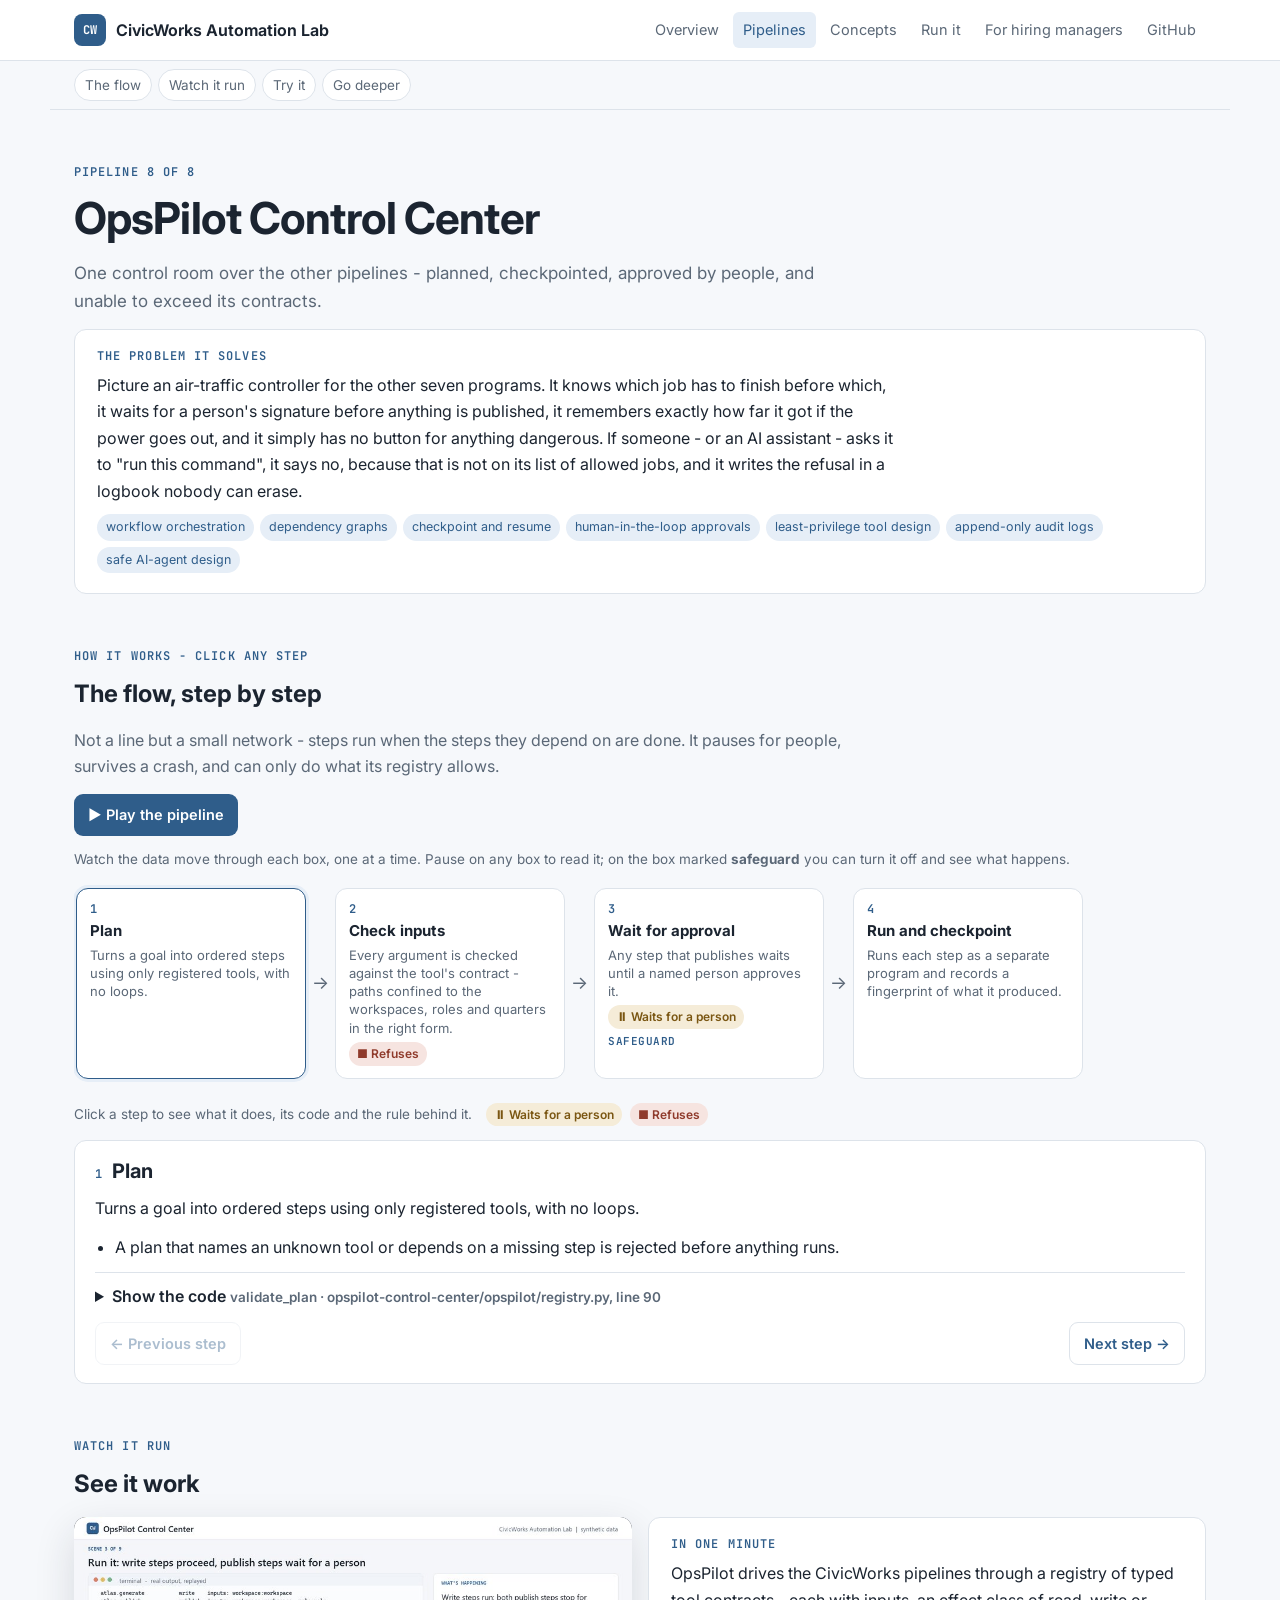
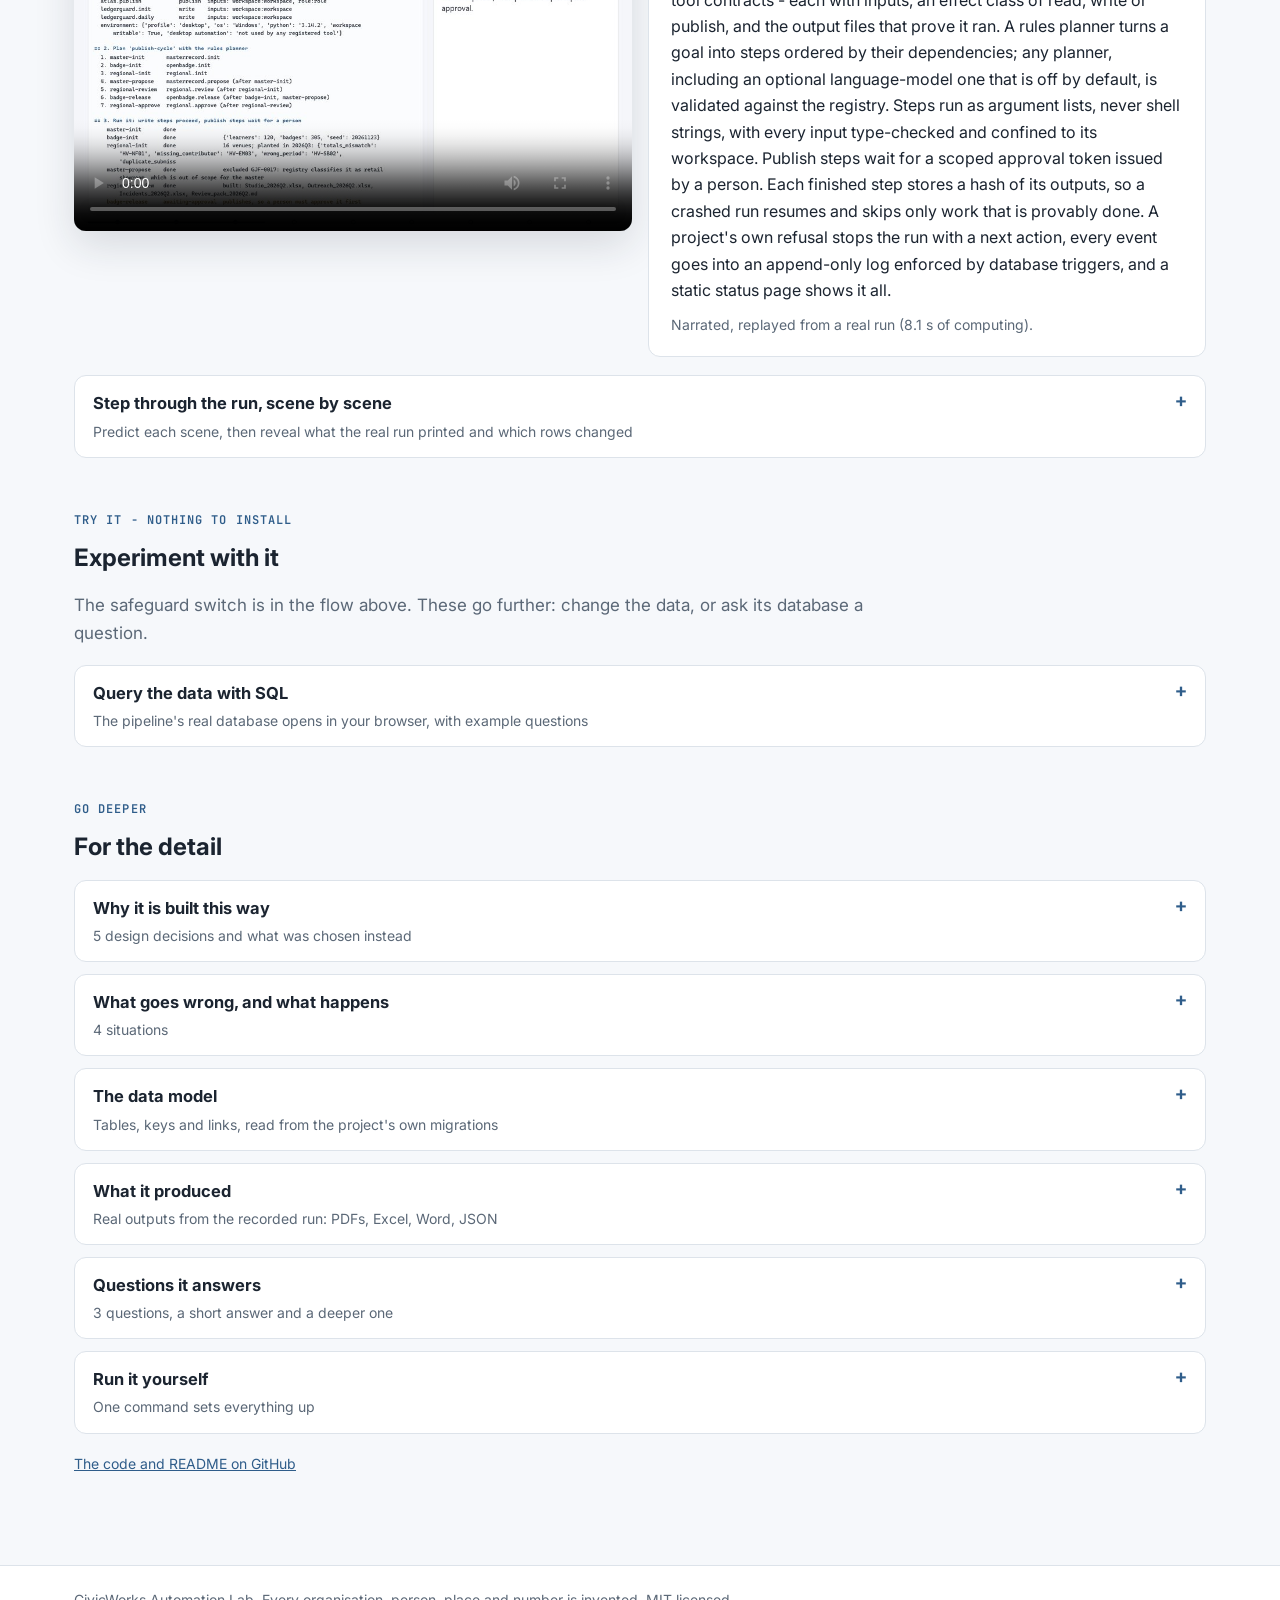
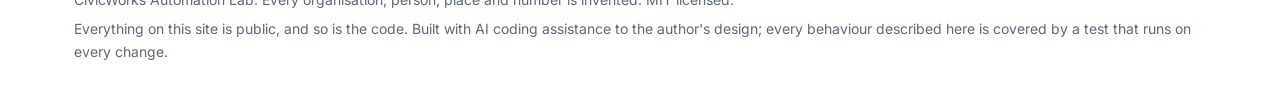
<file: docs/p/opspilot.html>
<!doctype html><html lang="en"><head><meta charset="utf-8">
<meta name="viewport" content="width=device-width, initial-scale=1"><title>OpsPilot Control Center</title>
<meta name="description" content="Eight tested data pipelines on invented data: validation, approvals, rollback, orchestration.">
<link rel="preconnect" href="https://fonts.googleapis.com"><link rel="stylesheet" href="https://fonts.googleapis.com/css2?family=Inter:wght@400;500;600;700&family=JetBrains+Mono:wght@400;600&display=swap">
<link rel="stylesheet" href="../assets/site.css"><link rel="stylesheet" href="../assets/flow.css"></head><body>
<header class="top"><div class="in"><a class="brand" href="../index.html"><i>CW</i>CivicWorks Automation Lab</a><nav><a href="../index.html" class="">Overview</a><a href="../index.html#pipelines" class="on">Pipelines</a><a href="../learn.html" class="">Concepts</a><a href="../run.html" class="">Run it</a><a href="../hiring.html" class="">For hiring managers</a><a href="https://github.com/data-dl/civicworks-automation-lab" class="">GitHub</a></nav></div></header>
<main><nav class="subnav"><a href="#flow">The flow</a><a href="#watch">Watch it run</a><a href="#try">Try it</a><a href="#deeper">Go deeper</a></nav>
<section class="phead"><span class="eyebrow">Pipeline 8 of 8</span><h1>OpsPilot Control Center</h1>
  <p class="lede">One control room over the other pipelines - planned, checkpointed, approved by people, and unable to exceed its contracts.</p>
  <div class="panel story"><span class="eyebrow">The problem it solves</span><p>Picture an air-traffic controller for the other seven programs. It knows which job has to finish before which, it waits for a person&#x27;s signature before anything is published, it remembers exactly how far it got if the power goes out, and it simply has no button for anything dangerous. If someone - or an AI assistant - asks it to &quot;run this command&quot;, it says no, because that is not on its list of allowed jobs, and it writes the refusal in a logbook nobody can erase.</p>
  <div class="chips"><span class="chip">workflow orchestration</span><span class="chip">dependency graphs</span><span class="chip">checkpoint and resume</span><span class="chip">human-in-the-loop approvals</span><span class="chip">least-privilege tool design</span><span class="chip">append-only audit logs</span><span class="chip">safe AI-agent design</span></div></div></section>
<section id="flow"><span class="eyebrow">How it works - click any step</span>
  <h2>The flow, step by step</h2>
  <div id="flowbox"></div>
  <script type="application/json" id="flow-data">{"flow": {"shape": "Not a line but a small network - steps run when the steps they depend on are done. It pauses for people, survives a crash, and can only do what its registry allows.", "nodes": [{"id": "plan", "name": "Plan", "does": "Turns a goal into ordered steps using only registered tools, with no loops.", "code": {"file": "opspilot/registry.py", "symbol": "validate_plan", "lines": 24}, "plain": ["A plan that names an unknown tool or depends on a missing step is rejected before anything runs."], "source": {"file": "opspilot-control-center/opspilot/registry.py", "line": 90, "symbol": "validate_plan", "text": "def validate_plan(plan: Plan, tools: dict[str, Tool]) -> list[Step]:\n    \"\"\"Every tool registered, every dependency known, no cycles. Returns steps in dependency order.\"\"\"\n    ids = {s.id for s in plan.steps}\n    for s in plan.steps:\n        if s.tool not in tools:\n            raise Refused(f\"step {s.id}: '{s.tool}' is not a registered tool\")\n        unknown = set(s.after) - ids\n        if unknown:\n            raise Refused(f\"step {s.id}: waits for unknown steps {sorted(unknown)}\")\n    ordered, done = [], set()\n    pending = list(plan.steps)\n    while pending:\n        ready = [s for s in pending if set(s.after) <= done]\n        if not ready:\n            raise Refused(f\"plan has a dependency cycle among {[s.id for s in pending]}\")\n        for s in ready:\n            ordered.append(s)\n            done.add(s.id)\n            pending.remove(s)\n    return ordered", "more": false}}, {"id": "check", "name": "Check inputs", "does": "Every argument is checked against the tool's contract - paths confined to the workspaces, roles and quarters in the right form.", "branch": {"kind": "refuse", "label": "refused and logged"}, "code": {"file": "opspilot/registry.py", "symbol": "check_inputs", "lines": 26}, "plain": ["This is what stops \"delete everything\" or a path outside the workspaces, even if asked."], "source": {"file": "opspilot-control-center/opspilot/registry.py", "line": 61, "symbol": "check_inputs", "text": "def check_inputs(tool: Tool, values: dict, workspaces: Path) -> dict:\n    \"\"\"Type-check every input the tool declares; refuse anything else.\"\"\"\n    clean = {}\n    for name, kind in tool.inputs.items():\n        if name not in values:\n            raise Refused(f\"{tool.name}: missing input '{name}'\")\n        value = values[name]\n        if kind == \"workspace\":\n            root = workspaces.resolve()\n            target = (workspaces / str(value)).resolve()\n            if root != target and root not in target.parents:\n                raise Refused(f\"{tool.name}: workspace '{value}' is outside {workspaces.name}/\")\n            clean[name] = str(target)\n        elif kind == \"quarter\":\n            if not QUARTER.match(str(value)):\n                raise Refused(f\"{tool.name}: '{value}' is not a quarter like 2026Q2\")\n            clean[name] = str(value)\n        elif kind == \"role\":\n            if not ROLE.match(str(value)):\n                raise Refused(f\"{tool.name}: '{value}' is not an approver role\")\n            clean[name] = str(value)\n        else:\n            raise Refused(f\"{tool.name}: unknown input type {kind}\")\n    extra = set(values) - set(tool.inputs)\n    if extra:\n        raise Refused(f\"{tool.name}: inputs it does not declare: {sorted(extra)}\")", "more": true}}, {"id": "approve", "name": "Wait for approval", "does": "Any step that publishes waits until a named person approves it.", "branch": {"kind": "hold", "label": "awaiting approval"}, "safeguard": "publish-approval", "code": {"file": "opspilot/executor.py", "symbol": "OpsPilot.run", "focus": "if tool.effect == \"publish\":", "lines": 12}, "plain": ["The machine can prepare everything, but releasing is a person's decision."], "source": {"file": "opspilot-control-center/opspilot/executor.py", "line": 155, "symbol": "OpsPilot.run", "text": "if tool.effect == \"publish\":\n    auth = self._authorization(run_id, s.id)\n    if auth is None and guard(\"publish-approval\"):\n        status[s.id] = \"awaiting-approval\"\n        self._checkpoint(run_id, s.id, \"awaiting-approval\")\n        self.event(run_id, \"approval-required\", step=s.id, tool=s.tool)\n        summary.outcomes.append(StepOutcome(s.id, \"awaiting-approval\",\n                                            \"publishes, so a person must approve it first\"))\n        continue\n    if \"role\" in tool.inputs:  # the project records who approved, in its own terms\n        params[\"role\"] = auth[\"role\"] if auth else \"nobody\"\ntry:", "more": true}, "switch": {"id": "off-approval", "safeguard": "publish-approval", "step": "approve", "title": "Let publishing steps run without approval", "protects": "Steps that publish wait for a named person; everything else runs on its own.", "predict": "In scene 3 two steps publish. Without the approval gate, do they wait - and who is recorded as approving them?", "look_for": "Both publishing steps run straight away in scene 3 - the badge registry goes live and the regional quarter is approved - and the run is COMPLETE before any person has looked. Normally both wait as \"awaiting approval\" until a person approves them in scene 4.", "defend": "An automated operator should be able to prepare anything but release nothing on its own. The approval gate is the line between \"the machine did the work\" and \"a person decided it goes out\"."}}, {"id": "run", "name": "Run and checkpoint", "does": "Runs each step as a separate program and records a fingerprint of what it produced.", "code": {"file": "opspilot/executor.py", "symbol": "OpsPilot.run", "focus": "argv = [sys.executable", "lines": 16}, "plain": ["No shell and no window - just the registered command with checked arguments.", "On resume, a step is skipped only if its outputs still match their fingerprint."], "sql": {"object": "event_log_no_update", "parts": [["BEFORE UPDATE ON event_log", "runs before any attempt to change a logged event"], ["RAISE(ABORT, 'event_log is append-only')", "the change is refused - history can be added to", "never rewritten"]], "text": "CREATE TRIGGER event_log_no_update BEFORE UPDATE ON event_log\nBEGIN SELECT RAISE(ABORT, 'event_log is append-only'); END;"}, "source": {"file": "opspilot-control-center/opspilot/executor.py", "line": 171, "symbol": "OpsPilot.run", "text": "argv = [sys.executable, \"-m\", tool.module] + [a.format(**clean) for a in tool.argv]\nself.event(run_id, \"step-started\", step=s.id, tool=s.tool, effect=tool.effect)\nproc = subprocess.run(argv, cwd=self.root, capture_output=True, text=True, timeout=900,\n                      creationflags=NO_WINDOW)\nlog = self.root / \"logs\" / run_id / f\"{s.id}.log\"\natomic_write_text(log, f\"$ {' '.join(argv[1:])}\\n\\n{proc.stdout}\\n{proc.stderr}\")\nif proc.returncode == 0:\n    artifact = self._outputs_hash(tool, workspace, clean) if tool.outputs else \"\"\n    if artifact is None:\n        status[s.id] = \"failed\"\n        self._checkpoint(run_id, s.id, \"failed\", 0)\n        summary.outcomes.append(StepOutcome(s.id, \"failed\", \"exit 0 but a declared output is missing\"))\n        continue\n    status[s.id] = \"done\"\n    self._checkpoint(run_id, s.id, \"done\", 0, artifact)\n    self.event(run_id, \"step-done\", step=s.id, artifact=artifact[:16])", "more": true}}]}, "recorded": {"publish-approval": {"diff": [{"scene": 3, "kind": "heading", "text": "== 3. Run it: write steps proceed, publish steps wait for a person"}, {"scene": null, "kind": "removed", "text": "    badge-release     awaiting-approval  publishes, so a person must approve it first"}, {"scene": null, "kind": "removed", "text": "    regional-approve  awaiting-approval  publishes, so a person must approve it first"}, {"scene": null, "kind": "removed", "text": "  run publish-cycle-2026-11-25: AWAITING-APPROVAL"}, {"scene": null, "kind": "removed", "text": "  next: a person approves badge-release, regional-approve (`opspilot approve`), then `opspilot run --resume publish-cycle-2026-11-25`"}, {"scene": 3, "kind": "added", "text": "    badge-release     done               pointer moved nothing -> R0001"}, {"scene": 3, "kind": "added", "text": "    regional-approve  done               approved copies (read-only): v1/"}, {"scene": 3, "kind": "added", "text": "  run publish-cycle-2026-11-25: COMPLETE"}, {"scene": 3, "kind": "added", "text": "  next: nothing; every step is done and checkpointed"}, {"scene": 5, "kind": "heading", "text": "== 5. Resume - and the machine stops right after the badge release"}, {"scene": null, "kind": "removed", "text": "  !! process stopped after badge-release; run marked interrupted"}, {"scene": 6, "kind": "heading", "text": "== 6. Resume again: verified checkpoints are skipped, the rest finishes"}, {"scene": null, "kind": "removed", "text": "    regional-approve  done               approved copies (read-only): v1/"}, {"scene": 6, "kind": "added", "text": "    regional-approve  done               checkpoint verified by hash; not re-run"}, {"scene": 9, "kind": "heading", "text": "== 9. Read-only status page"}, {"scene": null, "kind": "removed", "text": "  status.html (35 events, 2 runs); handoff notes in logs/<run>/HANDOFF.md"}, {"scene": 9, "kind": "added", "text": "  status.html (33 events, 2 runs); handoff notes in logs/<run>/HANDOFF.md"}], "exit": 0, "look_for": "Both publishing steps run straight away in scene 3 - the badge registry goes live and the regional quarter is approved - and the run is COMPLETE before any person has looked. Normally both wait as \"awaiting approval\" until a person approves them in scene 4.", "defend": "An automated operator should be able to prepare anything but release nothing on its own. The approval gate is the line between \"the machine did the work\" and \"a person decided it goes out\"."}}}</script>
  <script src="../assets/flow.js"></script>
  <script>
  (() => {
    const d = JSON.parse(document.getElementById('flow-data').textContent);
    const f = renderFlow(document.getElementById('flowbox'), d.flow, { repo: "https://github.com/data-dl/civicworks-automation-lab",
      runSwitch: async node => d.recorded[node.safeguard] });
    if (location.hash === '#switch' && f.first >= 0) f.show(f.first);
  })();
  </script></section>
<section id="watch"><span class="eyebrow">Watch it run</span><h2>See it work</h2><div class="two"><video controls preload="metadata" poster="../videos/opspilot-poster.jpg" src="../videos/opspilot.mp4">
      <track kind="captions" src="../videos/opspilot.vtt" srclang="en" label="English" default></video>
      <div class="panel"><span class="eyebrow">In one minute</span><p>OpsPilot drives the CivicWorks pipelines through a registry of typed tool contracts - each with inputs, an effect class of read, write or publish, and the output files that prove it ran. A rules planner turns a goal into steps ordered by their dependencies; any planner, including an optional language-model one that is off by default, is validated against the registry. Steps run as argument lists, never shell strings, with every input type-checked and confined to its workspace. Publish steps wait for a scoped approval token issued by a person. Each finished step stores a hash of its outputs, so a crashed run resumes and skips only work that is provably done. A project&#x27;s own refusal stops the run with a next action, every event goes into an append-only log enforced by database triggers, and a static status page shows it all.</p>
      <p class="m">Narrated, replayed from a real run (8.1 s of computing).</p></div></div>
      <details class='layer'><summary><b>Step through the run, scene by scene</b><span>Predict each scene, then reveal what the real run printed and which rows changed</span></summary><div class='layer-body'><div class='panel stepper' id='stepper'></div><script type='application/json' id='steps-data'>[{"title": "The registry: the only actions OpsPilot can take", "lines": ["== 1. The registry: the only actions OpsPilot can take", "  masterrecord.init        write    inputs: workspace:workspace", "  masterrecord.propose     write    inputs: workspace:workspace", "  openbadge.init           write    inputs: workspace:workspace", "  openbadge.release        publish  inputs: workspace:workspace", "  regional.init            write    inputs: workspace:workspace", "  regional.review          write    inputs: workspace:workspace, quarter:quarter", "  regional.approve         publish  inputs: workspace:workspace, quarter:quarter, role:role", "  reconcilehub.init        write    inputs: workspace:workspace", "  reconcilehub.reconcile   read     inputs: workspace:workspace", "  reconcilehub.commit      publish  inputs: workspace:workspace, role:role", "  atlas.generate           write    inputs: workspace:workspace", "  atlas.publish            publish  inputs: workspace:workspace, role:role", "  ledgerguard.init         write    inputs: workspace:workspace", "  ledgerguard.daily        write    inputs: workspace:workspace", "  environment: {'profile': 'desktop', 'os': 'Windows', 'python': '3.14.2', 'workspace writable': True, 'desktop automation': 'not used by any registered tool'}", ""], "rows": {"traced": [], "edits": [], "fresh": [{"source": "ops.sqlite::schema_version", "rows": 1}]}, "explain": "The registry: the complete list of actions, each with typed inputs and an effect.", "predict": "Is there a tool that runs any command you give it?", "answer": "No - that is deliberate."}, {"title": "Plan 'publish-cycle' with the rules planner", "lines": ["== 2. Plan 'publish-cycle' with the rules planner", "  1. master-init       masterrecord.init", "  2. badge-init        openbadge.init", "  3. regional-init     regional.init", "  4. master-propose    masterrecord.propose (after master-init)", "  5. regional-review   regional.review (after regional-init)", "  6. badge-release     openbadge.release (after badge-init, master-propose)", "  7. regional-approve  regional.approve (after regional-review)", ""], "rows": {"traced": [], "edits": [], "fresh": []}, "explain": "The rules planner orders the steps of publish-cycle by their dependencies.", "predict": "Can badge-release run before master-propose?", "answer": "No; it waits for both badge-init and master-propose."}, {"title": "Run it: write steps proceed, publish steps wait for a person", "lines": ["== 3. Run it: write steps proceed, publish steps wait for a person", "    master-init       done               ", "    badge-init        done               {'learners': 120, 'badges': 305, 'seed': 20261123}", "    regional-init     done               16 venues; planted in 2026Q3: {'totals_mismatch': 'HV-NF01', 'missing_contributor': 'HV-EM03', 'wrong_period': 'HV-SB02', 'duplicate_submiss", "    master-propose    done               excluded GJF-0017: registry classifies it as retail showroom, which is out of scope for the master", "    regional-review   done               built: Studio_2026Q2.xlsx, Outreach_2026Q2.xlsx, Incidents_2026Q2.xlsx, Review_pack_2026Q2.md", "    badge-release     awaiting-approval  publishes, so a person must approve it first", "    regional-approve  awaiting-approval  publishes, so a person must approve it first", "  run publish-cycle-2026-11-24: AWAITING-APPROVAL", "  next: a person approves badge-release, regional-approve (`opspilot approve`), then `opspilot run --resume publish-cycle-2026-11-24`", ""], "rows": {"traced": [{"source": "workspaces/masterrecord/feeds/2026-11/contract.csv", "cols": ["entity_id", "network_affiliation", "certification_class", "workshop_type", "observed_at"], "rows": [{"row": ["GJF-0017", "Coastal Ring", "Master", "", "2026-11-20"], "cells": [0], "token": "GJF-0017"}]}, {"source": "workspaces/masterrecord/feeds/2026-11/registry.csv", "cols": ["entity_id", "workshop_name", "certification_class", "participation_status", "network_affiliation", "workshop_type", "inspection_zone", "observed_at"], "rows": [{"row": ["GJF-0017", "Rowan Restorers", "Master", "active", "Coastal Ring", "retail showroom", "Z4", "2026-11-20"], "cells": [0], "token": "GJF-0017"}]}, {"source": "workspaces/masterrecord/feeds/2026-11/site.csv", "cols": ["entity_id", "workshop_type", "inspection_zone", "postcode_token", "observed_at"], "rows": [{"row": ["GJF-0017", "", "Z4", "QA", "2026-11-12"], "cells": [0], "token": "GJF-0017"}]}, {"source": "workspaces/masterrecord/master/Guild_Workshop_Master.xlsx > Master", "cols": ["Entity ID", "Workshop", "certification_class", "participation_status", "network_affiliation", "workshop_type", "inspection_zone", "Scope", "Last changed"], "rows": [{"row": ["GJF-0017", "Rowan Restorers", "Master", "active", "Coastal Ring", "joinery", "Z4", "in", "2026-10-26"], "cells": [0], "token": "GJF-0017"}]}, {"source": "workspaces/masterrecord/review/Review_queue_2026-11.xlsx > Exclusions", "cols": ["Proposal", "Entity", "Workshop", "Field", "Master now", "Proposed", "Why"], "rows": [{"row": ["X-GJF-0017-Scope", "GJF-0017", "Rowan Restorers", "Scope", "in", "excluded", "registry classifies it as retail showroom, which is out of scope for the master"], "cells": [1], "token": "GJF-0017"}]}], "edits": [{"source": "ops.sqlite::event_log", "cols": ["event_id", "run_id", "at", "event_type", "payload"], "new_source": false, "added": [["1", "publish-cycle-2026-11-25", "2026-11-25T00:42:27+00:00", "run-started", "{\"goal\": \"publish-cycle\", \"steps\": [\"master-init\", \"badge-init\", \"regional-init\", \"master-propose\", \"regional-review\", \"badge-release\", \"regional-approve\"]}"], ["2", "publish-cycle-2026-11-25", "2026-11-25T00:42:27+00:00", "step-started", "{\"effect\": \"write\", \"step\": \"master-init\", \"tool\": \"masterrecord.init\"}"], ["3", "publish-cycle-2026-11-25", "2026-11-25T00:42:28+00:00", "step-done", "{\"artifact\": \"196e8a5219ce06a3\", \"step\": \"master-init\"}"], ["4", "publish-cycle-2026-11-25", "2026-11-25T00:42:28+00:00", "step-started", "{\"effect\": \"write\", \"step\": \"badge-init\", \"tool\": \"openbadge.init\"}"], ["5", "publish-cycle-2026-11-25", "2026-11-25T00:42:28+00:00", "step-done", "{\"artifact\": \"\", \"step\": \"badge-init\"}"], ["6", "publish-cycle-2026-11-25", "2026-11-25T00:42:28+00:00", "step-started", "{\"effect\": \"write\", \"step\": \"regional-init\", \"tool\": \"regional.init\"}"], ["7", "publish-cycle-2026-11-25", "2026-11-25T00:42:29+00:00", "step-done", "{\"artifact\": \"e6117db477e2e04f\", \"step\": \"regional-init\"}"], ["8", "publish-cycle-2026-11-25", "2026-11-25T00:42:29+00:00", "step-started", "{\"effect\": \"write\", \"step\": \"master-propose\", \"tool\": \"masterrecord.propose\"}"], ["9", "publish-cycle-2026-11-25", "2026-11-25T00:42:29+00:00", "step-done", "{\"artifact\": \"e75ddde3d5b7cdb8\", \"step\": \"master-propose\"}"], ["10", "publish-cycle-2026-11-25", "2026-11-25T00:42:29+00:00", "step-started", "{\"effect\": \"write\", \"step\": \"regional-review\", \"tool\": \"regional.review\"}"], ["11", "publish-cycle-2026-11-25", "2026-11-25T00:42:30+00:00", "step-done", "{\"artifact\": \"\", \"step\": \"regional-review\"}"], ["12", "publish-cycle-2026-11-25", "2026-11-25T00:42:30+00:00", "approval-required", "{\"step\": \"badge-release\", \"tool\": \"openbadge.release\"}"]], "n_added": 14, "removed": [], "n_removed": 0, "changed": [], "n_changed": 0}, {"source": "ops.sqlite::checkpoint", "cols": ["run_id", "stage_id", "status", "exit_code", "artifact_hash", "finished_at"], "new_source": false, "added": [["publish-cycle-2026-11-25", "master-init", "done", "0", "196e8a5219ce06a33ccfba979799dc23e680ccd171a68d6e58f13f53525a3764", "2026-11-25T00:42:28+00:00"], ["publish-cycle-2026-11-25", "badge-init", "done", "0", "", "2026-11-25T00:42:28+00:00"], ["publish-cycle-2026-11-25", "regional-init", "done", "0", "e6117db477e2e04f3d3d29459c2b18b5ea4ec72e50312c35edd15a42d3459477", "2026-11-25T00:42:29+00:00"], ["publish-cycle-2026-11-25", "master-propose", "done", "0", "e75ddde3d5b7cdb84a36fc9e8c3ff9055db8b387a40440d0c24af010a409daa3", "2026-11-25T00:42:29+00:00"], ["publish-cycle-2026-11-25", "regional-review", "done", "0", "", "2026-11-25T00:42:30+00:00"], ["publish-cycle-2026-11-25", "badge-release", "awaiting-approval", "", "", "2026-11-25T00:42:30+00:00"], ["publish-cycle-2026-11-25", "regional-approve", "awaiting-approval", "", "", "2026-11-25T00:42:30+00:00"]], "n_added": 7, "removed": [], "n_removed": 0, "changed": [], "n_changed": 0}, {"source": "ops.sqlite::stage", "cols": ["pipeline_id", "stage_id", "ordinal", "tool", "effect_class"], "new_source": false, "added": [["publish-cycle", "master-init", "1", "masterrecord.init", "write"], ["publish-cycle", "badge-init", "2", "openbadge.init", "write"], ["publish-cycle", "regional-init", "3", "regional.init", "write"], ["publish-cycle", "master-propose", "4", "masterrecord.propose", "write"], ["publish-cycle", "regional-review", "5", "regional.review", "write"], ["publish-cycle", "badge-release", "6", "openbadge.release", "publish"], ["publish-cycle", "regional-approve", "7", "regional.approve", "publish"]], "n_added": 7, "removed": [], "n_removed": 0, "changed": [], "n_changed": 0}, {"source": "ops.sqlite::execution", "cols": ["run_id", "pipeline_id", "state", "started_at", "updated_at"], "new_source": false, "added": [["publish-cycle-2026-11-25", "publish-cycle", "awaiting-approval", "2026-11-25T00:42:27+00:00", "2026-11-25T00:42:30+00:00"]], "n_added": 1, "removed": [], "n_removed": 0, "changed": [], "n_changed": 0}, {"source": "ops.sqlite::pipeline", "cols": ["pipeline_id", "description"], "new_source": false, "added": [["publish-cycle", "master records reviewed, badge registry released, last quarter's reports approved"]], "n_added": 1, "removed": [], "n_removed": 0, "changed": [], "n_changed": 0}], "fresh": [{"source": "workspaces/masterrecord/steward.sqlite::source_assertion", "rows": 324}, {"source": "workspaces/openbadge/registry.sqlite::badge", "rows": 305}, {"source": "workspaces/regional/regional.sqlite::measure", "rows": 176}, {"source": "workspaces/openbadge/registry.sqlite::learner", "rows": 120}, {"source": "workspaces/masterrecord/master/Guild_Workshop_Master.xlsx > Master", "rows": 33}, {"source": "workspaces/masterrecord/feeds/2026-11/site.csv", "rows": 31}, {"source": "workspaces/masterrecord/steward.sqlite::workshop_entity", "rows": 30}, {"source": "workspaces/masterrecord/feeds/2026-11/contract.csv", "rows": 30}, {"source": "workspaces/masterrecord/feeds/2026-11/registry.csv", "rows": 30}, {"source": "workspaces/regional/drafts/2026Q2/Incidents_2026Q2.xlsx > Incidents", "rows": 17}, {"source": "workspaces/regional/regional.sqlite::submission", "rows": 16}, {"source": "workspaces/regional/regional.sqlite::venue", "rows": 16}]}, "explain": "Write steps run; both publish steps stop for approval.", "predict": "Can OpsPilot approve them itself?", "answer": "No. Approval is a separate action a person takes."}, {"title": "A person approves the two publish steps", "lines": ["== 4. A person approves the two publish steps", "  APR-0001: badge-release approved by the release manager", "  APR-0002: regional-approve approved by the program director", ""], "rows": {"traced": [{"source": "ops.sqlite::authorization", "cols": ["authorization_id", "run_id", "stage_id", "role", "approved_at"], "rows": [{"row": ["APR-0001", "publish-cycle-2026-11-25", "badge-release", "release manager", "2026-11-25T00:42:30+00:00"], "cells": [0], "token": "APR-0001"}, {"row": ["APR-0002", "publish-cycle-2026-11-25", "regional-approve", "program director", "2026-11-25T00:42:30+00:00"], "cells": [0], "token": "APR-0002"}]}, {"source": "ops.sqlite::event_log", "cols": ["event_id", "run_id", "at", "event_type", "payload"], "rows": [{"row": ["15", "publish-cycle-2026-11-25", "2026-11-25T00:42:30+00:00", "approved", "{\"role\": \"release manager\", \"step\": \"badge-release\", \"token\": \"APR-0001\"}"], "cells": [4], "token": "APR-0001"}, {"row": ["16", "publish-cycle-2026-11-25", "2026-11-25T00:42:30+00:00", "approved", "{\"role\": \"program director\", \"step\": \"regional-approve\", \"token\": \"APR-0002\"}"], "cells": [4], "token": "APR-0002"}]}], "edits": [{"source": "ops.sqlite::authorization", "cols": ["authorization_id", "run_id", "stage_id", "role", "approved_at"], "new_source": false, "added": [["APR-0001", "publish-cycle-2026-11-25", "badge-release", "release manager", "2026-11-25T00:42:30+00:00"], ["APR-0002", "publish-cycle-2026-11-25", "regional-approve", "program director", "2026-11-25T00:42:30+00:00"]], "n_added": 2, "removed": [], "n_removed": 0, "changed": [], "n_changed": 0}, {"source": "ops.sqlite::event_log", "cols": ["event_id", "run_id", "at", "event_type", "payload"], "new_source": false, "added": [["15", "publish-cycle-2026-11-25", "2026-11-25T00:42:30+00:00", "approved", "{\"role\": \"release manager\", \"step\": \"badge-release\", \"token\": \"APR-0001\"}"], ["16", "publish-cycle-2026-11-25", "2026-11-25T00:42:30+00:00", "approved", "{\"role\": \"program director\", \"step\": \"regional-approve\", \"token\": \"APR-0002\"}"]], "n_added": 2, "removed": [], "n_removed": 0, "changed": [], "n_changed": 0}], "fresh": []}, "explain": "A person approves each publish step; each approval is a token scoped to one step of one run.", "predict": "Does this approval carry over to next month's run?", "answer": "No. Tokens are scoped to this run."}, {"title": "Resume - and the machine stops right after the badge release", "lines": ["== 5. Resume - and the machine stops right after the badge release", "  !! process stopped after badge-release; run marked interrupted", ""], "rows": {"traced": [], "edits": [{"source": "ops.sqlite::checkpoint", "cols": ["run_id", "stage_id", "status", "exit_code", "artifact_hash", "finished_at"], "new_source": false, "added": [], "n_added": 0, "removed": [], "n_removed": 0, "changed": [{"row": ["publish-cycle-2026-11-25", "badge-release", "done", "0", "9a20f35db5237f03d4b2c4ec9f264eaeff33d0921855f28a60725b1b5431a40c", "2026-11-25T00:42:32+00:00"], "before": ["publish-cycle-2026-11-25", "badge-release", "awaiting-approval", "", "", "2026-11-25T00:42:30+00:00"], "cells": [2, 3, 4, 5]}], "n_changed": 1}, {"source": "ops.sqlite::execution", "cols": ["run_id", "pipeline_id", "state", "started_at", "updated_at"], "new_source": false, "added": [], "n_added": 0, "removed": [], "n_removed": 0, "changed": [{"row": ["publish-cycle-2026-11-25", "publish-cycle", "interrupted", "2026-11-25T00:42:27+00:00", "2026-11-25T00:42:32+00:00"], "before": ["publish-cycle-2026-11-25", "publish-cycle", "awaiting-approval", "2026-11-25T00:42:27+00:00", "2026-11-25T00:42:30+00:00"], "cells": [2, 4]}], "n_changed": 1}, {"source": "ops.sqlite::event_log", "cols": ["event_id", "run_id", "at", "event_type", "payload"], "new_source": false, "added": [["17", "publish-cycle-2026-11-25", "2026-11-25T00:42:31+00:00", "step-started", "{\"effect\": \"publish\", \"step\": \"badge-release\", \"tool\": \"openbadge.release\"}"], ["18", "publish-cycle-2026-11-25", "2026-11-25T00:42:32+00:00", "step-done", "{\"artifact\": \"9a20f35db5237f03\", \"step\": \"badge-release\"}"], ["19", "publish-cycle-2026-11-25", "2026-11-25T00:42:32+00:00", "interrupted", "{\"after\": \"badge-release\"}"]], "n_added": 3, "removed": [], "n_removed": 0, "changed": [], "n_changed": 0}, {"source": "workspaces/openbadge/registry.sqlite::pointer_history", "cols": ["pointer_id", "release_id", "switched_at", "reason"], "new_source": false, "added": [["1", "R0001", "2026-11-25T00:42:31+00:00", "new release"]], "n_added": 1, "removed": [], "n_removed": 0, "changed": [], "n_changed": 0}, {"source": "workspaces/openbadge/registry.sqlite::registry_release", "cols": ["release_id", "payload_path", "sha256", "record_count", "technical_status", "consumer_status", "created_at", "findings_json"], "new_source": false, "added": [["R0001", "releases/registry-R0001.json", "f3cd1f10d538d825490bc0766af7365bd3743830d93fe7e66848d1889ad12fcf", "268", "verified", "not-checked", "2026-11-25T00:42:31+00:00", "[]"]], "n_added": 1, "removed": [], "n_removed": 0, "changed": [], "n_changed": 0}], "fresh": []}, "explain": "Resumed, the process stops right after the badge release.", "predict": "What state is the run in?", "answer": "interrupted - and the checkpoints so far are saved."}, {"title": "Resume again: verified checkpoints are skipped, the rest finishes", "lines": ["== 6. Resume again: verified checkpoints are skipped, the rest finishes", "    master-init       done               checkpoint verified by hash; not re-run", "    badge-init        done               done earlier in this run; not re-run", "    regional-init     done               checkpoint verified by hash; not re-run", "    master-propose    done               checkpoint verified by hash; not re-run", "    regional-review   done               done earlier in this run; not re-run", "    badge-release     done               checkpoint verified by hash; not re-run", "    regional-approve  done               approved copies (read-only): v1/", "  run publish-cycle-2026-11-24: COMPLETE", "  next: nothing; every step is done and checkpointed", ""], "rows": {"traced": [], "edits": [{"source": "workspaces/regional/regional.sqlite::submission", "cols": ["submission_id", "venue_id", "quarter_id", "version", "file_name", "file_sha256", "status", "reason"], "new_source": false, "added": [], "n_added": 0, "removed": [], "n_removed": 0, "changed": [{"row": ["17", "HV-EM01", "2026Q2", "1", "HV-EM01_v1.csv", "77425c1cbe9b6e25a46b0fc73ad3db7915ed0251c82892afb2e300c82584f61a", "accepted", ""], "before": ["1", "HV-EM01", "2026Q2", "1", "HV-EM01_v1.csv", "77425c1cbe9b6e25a46b0fc73ad3db7915ed0251c82892afb2e300c82584f61a", "accepted", ""], "cells": [0]}, {"row": ["18", "HV-EM02", "2026Q2", "1", "HV-EM02_v1.csv", "eb0e6089c4c7371c90594a97557dbf8c1caba302c6106f932e7417e759fa8694", "accepted", ""], "before": ["2", "HV-EM02", "2026Q2", "1", "HV-EM02_v1.csv", "eb0e6089c4c7371c90594a97557dbf8c1caba302c6106f932e7417e759fa8694", "accepted", ""], "cells": [0]}, {"row": ["19", "HV-EM03", "2026Q2", "1", "HV-EM03_v1.csv", "bf9df2a6d267737739a9ca708d724010177427197fe3c9f9a434fa18c846d230", "accepted", ""], "before": ["3", "HV-EM03", "2026Q2", "1", "HV-EM03_v1.csv", "bf9df2a6d267737739a9ca708d724010177427197fe3c9f9a434fa18c846d230", "accepted", ""], "cells": [0]}, {"row": ["20", "HV-EM04", "2026Q2", "1", "HV-EM04_v1.csv", "1723a9f945708a0d24d2c3784a325705af389f9bafdd3cb96736b37912e07acf", "accepted", ""], "before": ["4", "HV-EM04", "2026Q2", "1", "HV-EM04_v1.csv", "1723a9f945708a0d24d2c3784a325705af389f9bafdd3cb96736b37912e07acf", "accepted", ""], "cells": [0]}, {"row": ["21", "HV-NF01", "2026Q2", "1", "HV-NF01_v1.csv", "72fa539aaeaff00dcef163765840af42fae26f513dcc80711208fb69a80385ec", "accepted", ""], "before": ["5", "HV-NF01", "2026Q2", "1", "HV-NF01_v1.csv", "72fa539aaeaff00dcef163765840af42fae26f513dcc80711208fb69a80385ec", "accepted", ""], "cells": [0]}, {"row": ["22", "HV-NF02", "2026Q2", "1", "HV-NF02_v1.csv", "062e7e767362da5f60bdf979557f224912a27f43588483b666f0d14e02877ffb", "accepted", ""], "before": ["6", "HV-NF02", "2026Q2", "1", "HV-NF02_v1.csv", "062e7e767362da5f60bdf979557f224912a27f43588483b666f0d14e02877ffb", "accepted", ""], "cells": [0]}, {"row": ["23", "HV-NF03", "2026Q2", "1", "HV-NF03_v1.csv", "22c35da405f956531cc41301a00829d02dad85b54159f457fc5bdfacb17eaf79", "accepted", ""], "before": ["7", "HV-NF03", "2026Q2", "1", "HV-NF03_v1.csv", "22c35da405f956531cc41301a00829d02dad85b54159f457fc5bdfacb17eaf79", "accepted", ""], "cells": [0]}, {"row": ["24", "HV-NF04", "2026Q2", "1", "HV-NF04_v1.csv", "26e800c0187eea36da577cf695c7b971aec41ba75982bc06077d06e796d1af0f", "accepted", ""], "before": ["8", "HV-NF04", "2026Q2", "1", "HV-NF04_v1.csv", "26e800c0187eea36da577cf695c7b971aec41ba75982bc06077d06e796d1af0f", "accepted", ""], "cells": [0]}, {"row": ["25", "HV-SB01", "2026Q2", "1", "HV-SB01_v1.csv", "65b2a7e6578c5a2f8116eea659db7087071542712f543750b0a3d162b90c8bfc", "accepted", ""], "before": ["9", "HV-SB01", "2026Q2", "1", "HV-SB01_v1.csv", "65b2a7e6578c5a2f8116eea659db7087071542712f543750b0a3d162b90c8bfc", "accepted", ""], "cells": [0]}, {"row": ["26", "HV-SB02", "2026Q2", "1", "HV-SB02_v1.csv", "5a3b0a448951176dd8074007f55f4dbfa2e75607b58db04c6a2aac650306b47f", "accepted", ""], "before": ["10", "HV-SB02", "2026Q2", "1", "HV-SB02_v1.csv", "5a3b0a448951176dd8074007f55f4dbfa2e75607b58db04c6a2aac650306b47f", "accepted", ""], "cells": [0]}, {"row": ["27", "HV-SB03", "2026Q2", "1", "HV-SB03_v1.csv", "0ab7bbed9534005734ca2305b7f0327a037edfcb09454eaefb56c4949d354654", "accepted", ""], "before": ["11", "HV-SB03", "2026Q2", "1", "HV-SB03_v1.csv", "0ab7bbed9534005734ca2305b7f0327a037edfcb09454eaefb56c4949d354654", "accepted", ""], "cells": [0]}, {"row": ["28", "HV-SB04", "2026Q2", "1", "HV-SB04_v1.csv", "d20e65c8ce7b695ca792a5ce6b496e9629d92bceab971f92dfdfc99e084d0f8d", "accepted", ""], "before": ["12", "HV-SB04", "2026Q2", "1", "HV-SB04_v1.csv", "d20e65c8ce7b695ca792a5ce6b496e9629d92bceab971f92dfdfc99e084d0f8d", "accepted", ""], "cells": [0]}], "n_changed": 16}, {"source": "ops.sqlite::checkpoint", "cols": ["run_id", "stage_id", "status", "exit_code", "artifact_hash", "finished_at"], "new_source": false, "added": [], "n_added": 0, "removed": [], "n_removed": 0, "changed": [{"row": ["publish-cycle-2026-11-25", "regional-approve", "done", "0", "c0398d3e3a9ed00d8d37a099bd125653a83ddc616ea898299247ff05e6e262ea", "2026-11-25T00:42:33+00:00"], "before": ["publish-cycle-2026-11-25", "regional-approve", "awaiting-approval", "", "", "2026-11-25T00:42:30+00:00"], "cells": [2, 3, 4, 5]}], "n_changed": 1}, {"source": "ops.sqlite::execution", "cols": ["run_id", "pipeline_id", "state", "started_at", "updated_at"], "new_source": false, "added": [], "n_added": 0, "removed": [], "n_removed": 0, "changed": [{"row": ["publish-cycle-2026-11-25", "publish-cycle", "complete", "2026-11-25T00:42:27+00:00", "2026-11-25T00:42:33+00:00"], "before": ["publish-cycle-2026-11-25", "publish-cycle", "interrupted", "2026-11-25T00:42:27+00:00", "2026-11-25T00:42:32+00:00"], "cells": [2, 4]}], "n_changed": 1}, {"source": "workspaces/regional/drafts/2026Q2/Incidents_2026Q2.xlsx > About", "cols": ["Harbor Arts Network - incident summary, 2026Q2", ""], "new_source": false, "added": [], "n_added": 0, "removed": [], "n_removed": 0, "changed": [{"row": ["Status", "APPROVED"], "before": ["Status", "DRAFT"], "cells": [1]}], "n_changed": 1}, {"source": "workspaces/regional/drafts/2026Q2/Outreach_2026Q2.xlsx > About", "cols": ["Harbor Arts Network - Outreach programs, 2026Q2", ""], "new_source": false, "added": [], "n_added": 0, "removed": [], "n_removed": 0, "changed": [{"row": ["Status", "APPROVED"], "before": ["Status", "DRAFT"], "cells": [1]}], "n_changed": 1}], "fresh": [{"source": "workspaces/regional/approved/2026Q2/v1/Incidents_2026Q2.xlsx > Incidents", "rows": 17}, {"source": "workspaces/regional/approved/2026Q2/v1/Outreach_2026Q2.xlsx > By Venue", "rows": 8}, {"source": "workspaces/regional/approved/2026Q2/v1/Studio_2026Q2.xlsx > By Venue", "rows": 8}, {"source": "workspaces/regional/approved/2026Q2/v1/Outreach_2026Q2.xlsx > Summary", "rows": 6}, {"source": "workspaces/regional/approved/2026Q2/v1/Studio_2026Q2.xlsx > Summary", "rows": 6}, {"source": "workspaces/regional/approved/2026Q2/v1/Incidents_2026Q2.xlsx > About", "rows": 5}, {"source": "workspaces/regional/approved/2026Q2/v1/Outreach_2026Q2.xlsx > About", "rows": 5}, {"source": "workspaces/regional/approved/2026Q2/v1/Studio_2026Q2.xlsx > About", "rows": 5}, {"source": "workspaces/regional/approved/2026Q2/v1/Outreach_2026Q2.xlsx > By Region", "rows": 4}, {"source": "workspaces/regional/approved/2026Q2/v1/Outreach_2026Q2.xlsx > Quarter Comparison", "rows": 4}, {"source": "workspaces/regional/approved/2026Q2/v1/Studio_2026Q2.xlsx > By Region", "rows": 4}, {"source": "workspaces/regional/approved/2026Q2/v1/Studio_2026Q2.xlsx > Quarter Comparison", "rows": 4}]}, "explain": "Resumed again: six steps are skipped on verified checkpoints; the last one runs.", "predict": "Why is the badge release not run a second time?", "answer": "Its output file still has the hash recorded when it finished, so it is provably done."}, {"title": "A second goal: the roster project's own checks stop it", "lines": ["== 7. A second goal: the roster project's own checks stop it", "    roster-init       done               {'changed_id': 'FC-00031 -> FC-00931 (Quin Brindlecote)', 'missing_id': 'Lark Brindlecote', 'role_drift': 'FC-00013 member -> steward in the", "    roster-check      done               note: FC-00005 and FC-00059 share a name; kept as different people (ids differ)", "    roster-commit     blocked            exit 1: BLOCKED: 3 case(s) held for review ['2026-11-held-cases.eml']", "  run roster-cycle-2026-11-24: BLOCKED", "  next: roster-commit: its project's own checks stopped it - read logs/roster-cycle-2026-11-24/roster-commit.log, fix the cause in that project, then `opspilot run --resume roster-cycle-2026-11-24`", ""], "rows": {"traced": [{"source": "workspaces/reconcilehub/inputs/2026-11/current_roster.csv", "cols": ["member_id", "display_name", "space_code", "access_role"], "rows": [{"row": ["FC-00005", "Bryn Mossgrave", "CD", "member"], "cells": [0], "token": "FC-00005"}, {"row": ["FC-00013", "Hollis Mossgrave", "AY", "steward"], "cells": [0], "token": "FC-00013"}, {"row": ["FC-00931", "Quin Brindlecote", "DK", "member"], "cells": [0], "token": "FC-00931"}, {"row": ["FC-00059", "Bryn Mossgrave", "DK", "member"], "cells": [0], "token": "FC-00059"}]}, {"source": "workspaces/reconcilehub/inputs/2026-11/prior_approvals.csv", "cols": ["member_id", "display_name", "space_code", "access_role", "approved_on"], "rows": [{"row": ["FC-00005", "Bryn Mossgrave", "CD", "member", "2026-10-31"], "cells": [0], "token": "FC-00005"}, {"row": ["FC-00013", "Hollis Mossgrave", "AY", "member", "2026-10-31"], "cells": [0], "token": "FC-00013"}, {"row": ["FC-00031", "Quin Brindlecote", "DK", "member", "2026-10-31"], "cells": [0], "token": "FC-00031"}, {"row": ["FC-00059", "Bryn Mossgrave", "DK", "member", "2026-10-31"], "cells": [0], "token": "FC-00059"}]}, {"source": "workspaces/reconcilehub/reconcile.sqlite::match_case", "cols": ["case_id", "cycle", "kind", "old_ref", "new_ref", "confidence", "detail", "disposition", "reviewer"], "rows": [{"row": ["possible-id-change:FC-00031->FC-00931", "2026-11", "possible-id-change", "FC-00031", "FC-00931", "1.0", "Quin Brindlecote (FC-00031) is missing; Quin Brindlecote (FC-00931) appeared in the same space", "held", ""], "cells": [3, 6], "token": "FC-00031"}, {"row": ["possible-id-change:FC-00031->FC-00931", "2026-11", "possible-id-change", "FC-00031", "FC-00931", "1.0", "Quin Brindlecote (FC-00031) is missing; Quin Brindlecote (FC-00931) appeared in the same space", "held", ""], "cells": [0, 4, 6], "token": "FC-00931"}]}, {"source": "workspaces/reconcilehub/reconcile.sqlite::participant", "cols": ["participant_id", "invented_alias"], "rows": [{"row": ["FC-00005", "Bryn Mossgrave"], "cells": [0], "token": "FC-00005"}, {"row": ["FC-00013", "Hollis Mossgrave"], "cells": [0], "token": "FC-00013"}, {"row": ["FC-00931", "Quin Brindlecote"], "cells": [0], "token": "FC-00931"}, {"row": ["FC-00059", "Bryn Mossgrave"], "cells": [0], "token": "FC-00059"}, {"row": ["FC-00031", "Quin Brindlecote"], "cells": [0], "token": "FC-00031"}]}, {"source": "workspaces/reconcilehub/reconcile.sqlite::roster_entry", "cols": ["entry_id", "snapshot_id", "participant_id", "raw_id", "display_name", "space_code", "access_role"], "rows": [{"row": ["5", "1", "FC-00005", "FC-00005", "Bryn Mossgrave", "CD", "member"], "cells": [2, 3], "token": "FC-00005"}, {"row": ["64", "2", "FC-00005", "FC-00005", "Bryn Mossgrave", "CD", "member"], "cells": [2, 3], "token": "FC-00005"}, {"row": ["13", "1", "FC-00013", "FC-00013", "Hollis Mossgrave", "AY", "steward"], "cells": [2, 3], "token": "FC-00013"}, {"row": ["72", "2", "FC-00013", "FC-00013", "Hollis Mossgrave", "AY", "member"], "cells": [2, 3], "token": "FC-00013"}, {"row": ["31", "1", "FC-00931", "FC-00931", "Quin Brindlecote", "DK", "member"], "cells": [2, 3], "token": "FC-00931"}, {"row": ["59", "1", "FC-00059", "FC-00059", "Bryn Mossgrave", "DK", "member"], "cells": [2, 3], "token": "FC-00059"}, {"row": ["117", "2", "FC-00059", "FC-00059", "Bryn Mossgrave", "DK", "member"], "cells": [2, 3], "token": "FC-00059"}, {"row": ["90", "2", "FC-00031", "FC-00031", "Quin Brindlecote", "DK", "member"], "cells": [2, 3], "token": "FC-00031"}]}], "edits": [{"source": "ops.sqlite::event_log", "cols": ["event_id", "run_id", "at", "event_type", "payload"], "new_source": false, "added": [["23", "roster-cycle-2026-11-25", "2026-11-25T00:42:33+00:00", "run-started", "{\"goal\": \"roster-cycle\", \"steps\": [\"roster-init\", \"roster-check\", \"roster-commit\"]}"], ["24", "roster-cycle-2026-11-25", "2026-11-25T00:42:33+00:00", "approved", "{\"role\": \"membership lead\", \"step\": \"roster-commit\", \"token\": \"APR-0003\"}"], ["25", "roster-cycle-2026-11-25", "2026-11-25T00:42:33+00:00", "step-started", "{\"effect\": \"write\", \"step\": \"roster-init\", \"tool\": \"reconcilehub.init\"}"], ["26", "roster-cycle-2026-11-25", "2026-11-25T00:42:33+00:00", "step-done", "{\"artifact\": \"f0b7ed69b35c3c9d\", \"step\": \"roster-init\"}"], ["27", "roster-cycle-2026-11-25", "2026-11-25T00:42:33+00:00", "step-started", "{\"effect\": \"read\", \"step\": \"roster-check\", \"tool\": \"reconcilehub.reconcile\"}"], ["28", "roster-cycle-2026-11-25", "2026-11-25T00:42:34+00:00", "step-done", "{\"artifact\": \"\", \"step\": \"roster-check\"}"], ["29", "roster-cycle-2026-11-25", "2026-11-25T00:42:34+00:00", "step-started", "{\"effect\": \"publish\", \"step\": \"roster-commit\", \"tool\": \"reconcilehub.commit\"}"], ["30", "roster-cycle-2026-11-25", "2026-11-25T00:42:35+00:00", "step-blocked", "{\"exit_code\": 1, \"step\": \"roster-commit\"}"], ["31", "roster-cycle-2026-11-25", "2026-11-25T00:42:35+00:00", "run-finished", "{\"state\": \"blocked\"}"]], "n_added": 9, "removed": [], "n_removed": 0, "changed": [], "n_changed": 0}, {"source": "ops.sqlite::checkpoint", "cols": ["run_id", "stage_id", "status", "exit_code", "artifact_hash", "finished_at"], "new_source": false, "added": [["roster-cycle-2026-11-25", "roster-init", "done", "0", "f0b7ed69b35c3c9dc9aa9cf68a4da3e6e230262ff9fbf72a443922f2cc8639e1", "2026-11-25T00:42:33+00:00"], ["roster-cycle-2026-11-25", "roster-check", "done", "0", "", "2026-11-25T00:42:34+00:00"], ["roster-cycle-2026-11-25", "roster-commit", "blocked", "1", "", "2026-11-25T00:42:35+00:00"]], "n_added": 3, "removed": [], "n_removed": 0, "changed": [], "n_changed": 0}, {"source": "ops.sqlite::stage", "cols": ["pipeline_id", "stage_id", "ordinal", "tool", "effect_class"], "new_source": false, "added": [["roster-cycle", "roster-init", "1", "reconcilehub.init", "write"], ["roster-cycle", "roster-check", "2", "reconcilehub.reconcile", "read"], ["roster-cycle", "roster-commit", "3", "reconcilehub.commit", "publish"]], "n_added": 3, "removed": [], "n_removed": 0, "changed": [], "n_changed": 0}, {"source": "ops.sqlite::authorization", "cols": ["authorization_id", "run_id", "stage_id", "role", "approved_at"], "new_source": false, "added": [["APR-0003", "roster-cycle-2026-11-25", "roster-commit", "membership lead", "2026-11-25T00:42:33+00:00"]], "n_added": 1, "removed": [], "n_removed": 0, "changed": [], "n_changed": 0}, {"source": "ops.sqlite::execution", "cols": ["run_id", "pipeline_id", "state", "started_at", "updated_at"], "new_source": false, "added": [["roster-cycle-2026-11-25", "roster-cycle", "blocked", "2026-11-25T00:42:33+00:00", "2026-11-25T00:42:35+00:00"]], "n_added": 1, "removed": [], "n_removed": 0, "changed": [], "n_changed": 0}], "fresh": [{"source": "workspaces/reconcilehub/reconcile.sqlite::roster_entry", "rows": 120}, {"source": "workspaces/reconcilehub/reconcile.sqlite::participant", "rows": 62}, {"source": "workspaces/reconcilehub/inputs/2026-11/current_roster.csv", "rows": 59}, {"source": "workspaces/reconcilehub/inputs/2026-11/prior_approvals.csv", "rows": 58}, {"source": "workspaces/reconcilehub/reconcile.sqlite::match_case", "rows": 3}, {"source": "workspaces/reconcilehub/reconcile.sqlite::roster_snapshot", "rows": 3}, {"source": "workspaces/reconcilehub/inputs/2026-11/new_registrations.csv", "rows": 3}, {"source": "workspaces/reconcilehub/reconcile.sqlite::schema_version", "rows": 1}]}, "explain": "A second goal reaches the roster project, whose own checks refuse to approve.", "predict": "Does OpsPilot override the project?", "answer": "No. It stops, records the project's reason, and states the next action."}, {"title": "Requests OpsPilot refuses (each one is logged)", "lines": ["== 8. Requests OpsPilot refuses (each one is logged)", "  an unregistered command: REFUSED - 'shell.exec' is not a registered tool; there is no general command runner", "  a path outside the workspaces: REFUSED - openbadge.init: workspace '../../Windows' is outside workspaces/", "  a publish outside a planned, approved run: REFUSED - openbadge.release publishes; it runs only inside a planned run, after a person approves it", "  a language-model plan: REFUSED - language-model planning is disabled (set OPSPILOT_LLM=1 to enable the interface)", "  approving a step that does not publish: REFUSED - master-init does not publish; it needs no approval", "  erasing the event log: REFUSED by the database - event_log is append-only", ""], "rows": {"traced": [], "edits": [{"source": "ops.sqlite::event_log", "cols": ["event_id", "run_id", "at", "event_type", "payload"], "new_source": false, "added": [["32", "", "2026-11-25T00:42:35+00:00", "refused", "{\"inputs\": {\"command\": \"del /q *\"}, \"what\": \"shell.exec\", \"why\": \"'shell.exec' is not a registered tool; there is no general command runner\"}"], ["33", "", "2026-11-25T00:42:35+00:00", "refused", "{\"inputs\": {\"workspace\": \"../../Windows\"}, \"what\": \"openbadge.init\", \"why\": \"openbadge.init: workspace '../../Windows' is outside workspaces/\"}"], ["34", "", "2026-11-25T00:42:35+00:00", "refused", "{\"inputs\": {\"workspace\": \"openbadge\"}, \"what\": \"openbadge.release\", \"why\": \"openbadge.release publishes; it runs only inside a planned run, after a person approves it\"}"], ["35", "", "2026-11-25T00:42:35+00:00", "refused", "{\"what\": \"plan publish-cycle\", \"why\": \"language-model planning is disabled (set OPSPILOT_LLM=1 to enable the interface)\"}"]], "n_added": 4, "removed": [], "n_removed": 0, "changed": [], "n_changed": 0}], "fresh": []}, "explain": "Six requests OpsPilot refuses, each logged - including erasing the log itself.", "predict": "Who refuses the attempt to erase the event log?", "answer": "The database: a trigger aborts any DELETE or UPDATE on it."}, {"title": "Read-only status page", "lines": ["== 9. Read-only status page", "  status.html (35 events, 2 runs); handoff notes in logs/<run>/HANDOFF.md"], "rows": {"traced": [], "edits": [], "fresh": []}, "explain": "A read-only status page and a handoff note.", "predict": "Can the status page change anything?", "answer": "No - it is a static snapshot."}]</script>
<script>
(() => {
  const data = JSON.parse(document.getElementById('steps-data').textContent);
  const box = document.getElementById('stepper'); let i = 0, shown = false;
  const cls = t => /\b(BLOCKED|REFUSED|FAILED|QUARANTINED|STOPPED|rejected)\b|\[x\]|!!/.test(t) ? 'bad'
    : /\b(PUBLISHED|APPROVED|COMPLETE|FINAL|accepted|verified|OK)\b/.test(t) ? 'ok' : /\[-\]|held|stale|awaiting/.test(t) ? 'warn' : '';
  const e = s => s.replace(/[&<>]/g, c => ({'&':'&amp;','<':'&lt;','>':'&gt;'}[c]));
  const src = s => { const [f, t] = s.split('::'); return t ? `<code>${e(t)}</code> <span class="m">table in ${e(f)}</span>`
    : s.includes(' > ') ? `<code>${e(s.split(' > ')[1])}</code> <span class="m">sheet in ${e(s.split(' > ')[0])}</span>` : `<code>${e(s)}</code>`; };
  function grid(cols, rows) {
    const n = Math.min(10, Math.max(cols.length, ...rows.map(r => r.row.length)));
    return `<div class="rowgrid"><table><tr>${Array.from({length: n}, (_, i) => `<th>${e(cols[i] ?? '')}</th>`).join('')}</tr>${rows.map(r =>
      `<tr class="${r.cls || ''}">${Array.from({length: n}, (_, i) => r.cells && i in r.cells ? `<td class="hit">${r.cells[i]}</td>` : `<td>${e(r.row[i] ?? '')}</td>`).join('')}</tr>`).join('')}</table></div>`;
  }
  function rowsHtml(r) {
    if (!r || (!(r.traced || []).length && !(r.edits || []).length && !(r.fresh || []).length)) return '';
    let h = '';
    if (r.traced.length) h += `<h4 class="rh">Traced to the exact rows</h4><p class="m">Every record this scene's output names, found in the data.</p>` +
      r.traced.slice(0, 4).map(t => `<h5>${src(t.source)}</h5>` + grid(t.cols, t.rows.map(x => ({row: x.row,
        cells: Object.fromEntries(x.cells.map(i => [i, `<mark>${e(x.row[i])}</mark>`]))})))).join('');
    if (r.edits.length) h += `<h4 class="rh">Rows that changed</h4><p class="m">Changed cells show <s>before</s> and after; shaded rows were added, struck-through rows removed.</p>` +
      r.edits.slice(0, 4).map(c => `<h5>${src(c.source)} <span class="m">${[c.n_changed && c.n_changed + ' changed', c.n_added && c.n_added + ' added', c.n_removed && c.n_removed + ' removed'].filter(Boolean).join(', ')}</span></h5>` +
        grid(c.cols, [...c.changed.map(x => ({row: x.row, cells: Object.fromEntries(x.cells.map(i => [i, `<s>${e(x.before[i] ?? '')}</s> ${e(x.row[i] ?? '')}`]))})),
          ...c.added.slice(0, 6).map(row => ({row, cls: 'addrow'})), ...c.removed.slice(0, 6).map(row => ({row, cls: 'delrow'}))])).join('');
    if (r.fresh.length) h += `<p class="m"><b>New data written:</b> ${r.fresh.map(f => `${src(f.source)} (${f.rows} rows)`).join(', ')}</p>`;
    return h;
  }
  function draw() {
    const s = data[i];
    box.innerHTML = `<div class="stepnav">${data.map((x, n) => `<button class="${n === i ? 'on' : ''}" data-n="${n}">${n + 1}</button>`).join('')}</div>
      <h3>Scene ${i + 1} of ${data.length}: ${e(s.title)}</h3><p>${e(s.explain)}</p>
      <div class="pred"><b>Predict first:</b> ${e(s.predict)}</div>
      ${shown ? `<pre class="term">${s.lines.map(l => `<span class="${cls(l)}">${e(l)}</span>`).join('\n')}</pre><div class="ans"><b>What happened:</b> ${e(s.answer)}</div>${rowsHtml(s.rows)}`
              : `<button class="btn" id="reveal">Show what the real run did</button>`}
      <div class="ctas"><button class="btn ghost" id="prev" ${i ? '' : 'disabled'}>Previous scene</button>
      <button class="btn ghost" id="next" ${i < data.length - 1 ? '' : 'disabled'}>Next scene</button></div>`;
    box.querySelectorAll('[data-n]').forEach(b => b.onclick = () => { i = +b.dataset.n; shown = false; draw() });
    const r = document.getElementById('reveal'); if (r) r.onclick = () => { shown = true; draw() };
    document.getElementById('prev').onclick = () => { i--; shown = false; draw() };
    document.getElementById('next').onclick = () => { i++; shown = false; draw() };
  }
  draw();
})();
</script></div></details></section>
<section id="try"><span class="eyebrow">Try it - nothing to install</span><h2>Experiment with it</h2>
  <p class="lede">The safeguard switch is in the flow above. These go further: change the data, or ask its database a question.</p><details class='layer'><summary><b>Query the data with SQL</b><span>The pipeline&#x27;s real database opens in your browser, with example questions</span></summary><div class='layer-body'><p class='m'>The real database a run of this pipeline left behind (ops.sqlite, 68 KB), opened in your browser - nothing to install, nothing sent anywhere. Each example teaches one SQL idea; hover it to see which.</p><div class="panel sql" id="sqlbox" data-db="../data/db/opspilot.sqlite">
    <div class="chips"><button class="chip qbtn" data-q="0" title="the table that makes resuming safe">Each step&#x27;s checkpoint</button><button class="chip qbtn" data-q="1" title="reading the approvals table">Who approved which step</button><button class="chip qbtn" data-q="2" title="a trigger that makes a table append-only">Try to rewrite history (it will refuse)</button></div>
    <div><button class="btn" id="sqlopen">Open the database</button></div>
    <div id="sqlui" hidden><p class="m" id="teach"></p><p class="m" id="sqltables"></p>
      <textarea id="sqltext" rows="8" spellcheck="false"></textarea>
      <div class="ctas"><button class="btn" id="sqlrun">Run (Ctrl+Enter)</button><button class="btn ghost" id="sqlreset">Reset the database</button></div></div>
    <p class="m" id="sqlinfo"></p><div id="sqlout"></div></div>
  <script type="application/json" id="sql-data">[{"title": "Each step's checkpoint", "teaches": "the table that makes resuming safe", "sql": "SELECT run_id, stage_id, status, exit_code, substr(artifact_hash, 1, 12) AS artifact\nFROM checkpoint ORDER BY run_id, finished_at;\n"}, {"title": "Who approved which step", "teaches": "reading the approvals table", "sql": "SELECT run_id, stage_id, role, approved_at FROM authorization ORDER BY approved_at;\n"}, {"title": "Try to rewrite history (it will refuse)", "teaches": "a trigger that makes a table append-only", "sql": "UPDATE event_log SET event_type = 'edited by hand' WHERE event_id = 1;\n"}]</script>
<script>
(() => {
  const box = document.getElementById('sqlbox'); const Q = JSON.parse(document.getElementById('sql-data').textContent);
  const e = s => String(s ?? '').replace(/[&<>]/g, c => ({'&':'&amp;','<':'&lt;','>':'&gt;'}[c]));
  let db = null;
  const out = document.getElementById('sqlout'), info = document.getElementById('sqlinfo'), ta = document.getElementById('sqltext');
  async function open() {
    info.textContent = 'loading SQLite in your browser...';
    if (!window.initSqlJs) await new Promise((ok, no) => { const s = document.createElement('script'); s.src = 'https://cdnjs.cloudflare.com/ajax/libs/sql.js/1.10.3/sql-wasm.js';
      s.onload = ok; s.onerror = no; document.head.appendChild(s) });
    const SQL = await initSqlJs({ locateFile: f => 'https://cdnjs.cloudflare.com/ajax/libs/sql.js/1.10.3/' + f });
    const buf = await (await fetch(box.dataset.db)).arrayBuffer();
    db = new SQL.Database(new Uint8Array(buf));
    const tables = db.exec("SELECT name FROM sqlite_master WHERE type='table' AND name NOT LIKE 'sqlite_%' ORDER BY name")[0].values.map(v => v[0]);
    document.getElementById('sqltables').innerHTML = 'Tables: ' + tables.map(t => `<button class="chip qbtn" data-t="${e(t)}">${e(t)}</button>`).join(' ');
    document.querySelectorAll('[data-t]').forEach(b => b.onclick = () => { ta.value = `SELECT * FROM ${b.dataset.t} LIMIT 20;`; run() });
    document.getElementById('sqlopen').remove(); document.getElementById('sqlui').hidden = false;
  }
  function run() {
    try {
      const r = db.exec(ta.value);
      if (!r.length) { info.textContent = `${db.getRowsModified()} row(s) changed (in your browser's copy only)`; out.innerHTML = ''; return }
      const { columns, values } = r[r.length - 1];
      info.textContent = `${values.length} row(s)`;
      out.innerHTML = `<div class="rowgrid"><table><tr>${columns.map(c => `<th>${e(c)}</th>`).join('')}</tr>${values.slice(0, 200).map(v =>
        `<tr>${v.map(c => `<td>${e(c)}</td>`).join('')}</tr>`).join('')}</table></div>`;
    } catch (err) { info.textContent = ''; out.innerHTML = `<div class="ans refused"><b>The database said no:</b> <code>${e(err.message)}</code></div>` }
  }
  document.getElementById('sqlopen').onclick = () => open().then(() => { if (Q.length) { ta.value = Q[0].sql; teach(0); run() } })
    .catch(err => { info.textContent = 'Could not load SQLite: ' + err });
  const teach = i => { document.getElementById('teach').innerHTML = `<b>Teaches:</b> ${e(Q[i].teaches)}` };
  document.querySelectorAll('[data-q]').forEach(b => b.onclick = async () => { if (!db) await open(); ta.value = Q[+b.dataset.q].sql; teach(+b.dataset.q); run() });
  document.getElementById('sqlrun').onclick = run;
  ta.onkeydown = ev => { if (ev.key === 'Enter' && (ev.ctrlKey || ev.metaKey)) { ev.preventDefault(); run() } };
  document.getElementById('sqlreset').onclick = () => { db = null; location.reload() };
})();
</script></div></details></section>
<section id="deeper"><span class="eyebrow">Go deeper</span><h2>For the detail</h2><details class='layer'><summary><b>Why it is built this way</b><span>5 design decisions and what was chosen instead</span></summary><div class='layer-body'><div class='decision'><h3>A registry of allowed tools, with no general command runner</h3><span class='vs'>instead of: Letting the orchestrator run any command</span><p>If the only buttons are safe ones, no instruction - from a person or an AI - can make it do something dangerous.</p></div><div class='decision'><h3>Language-model planning off by default and validated</h3><span class='vs'>instead of: Trusting a model&#x27;s plan</span><p>A model may propose anything; validation against the registry, approvals and refusals apply to every plan regardless of who wrote it.</p></div><div class='decision'><h3>Checkpoint by output hash</h3><span class='vs'>instead of: A &#x27;done&#x27; flag</span><p>A flag says a step finished once; a hash proves its output is still intact now.</p></div><div class='decision'><h3>Approval tokens scoped to one step of one run</h3><span class='vs'>instead of: A global &#x27;approved&#x27; switch</span><p>Approving one release must not silently approve the next.</p></div><div class='decision'><h3>History protected by the database itself</h3><span class='vs'>instead of: Trusting the code not to edit it</span><p>Triggers refuse UPDATE and DELETE, so even buggy or malicious code cannot rewrite the record.</p></div></div></details><details class='layer'><summary><b>What goes wrong, and what happens</b><span>4 situations</span></summary><div class='layer-body'><div class='scroll'><table><tr><th>situation</th><th>what the pipeline does</th></tr><tr><td>A publish step without approval</td><td>awaiting-approval; the run stops there and says who must approve.</td></tr><tr><td>The process stops half way</td><td>interrupted; resume skips verified steps and runs the rest.</td></tr><tr><td>A request to run an unregistered command, or a path outside the workspaces</td><td>Refused and logged.</td></tr><tr><td>A project&#x27;s own checks refuse</td><td>The run is blocked with the project&#x27;s reason and a next action.</td></tr></table></div></div></details><details class='layer'><summary><b>The data model</b><span>Tables, keys and links, read from the project&#x27;s own migrations</span></summary><div class='layer-body'><p class='m'>Blue marks a primary key; amber arrows are foreign keys - links the database itself enforces.</p><div class="erd"><div class="t"><h4>pipeline</h4><ul><li class="pk">pipeline_id <em>text pk</em></li><li class="">description <em>text</em></li></ul></div><div class="t"><h4>stage</h4><ul><li class="pk">pipeline_id <em>text pk &rarr; pipeline.pipeline_id</em></li><li class="pk">stage_id <em>text pk</em></li><li class="">ordinal <em>integer</em></li><li class="">tool <em>text</em></li><li class="">effect_class <em>text</em></li></ul></div><div class="t"><h4>execution</h4><ul><li class="pk">run_id <em>text pk</em></li><li class="fk">pipeline_id <em>text &rarr; pipeline.pipeline_id</em></li><li class="">state <em>text</em></li><li class="">started_at <em>text</em></li><li class="">updated_at <em>text</em></li></ul></div><div class="t"><h4>checkpoint</h4><ul><li class="pk">run_id <em>text pk &rarr; execution.run_id</em></li><li class="pk">stage_id <em>text pk</em></li><li class="">status <em>text</em></li><li class="">exit_code <em>integer</em></li><li class="">artifact_hash <em>text</em></li><li class="">finished_at <em>text</em></li></ul></div><div class="t"><h4>authorization</h4><ul><li class="pk">authorization_id <em>text pk</em></li><li class="fk">run_id <em>text &rarr; execution.run_id</em></li><li class="">stage_id <em>text</em></li><li class="">role <em>text</em></li><li class="">approved_at <em>text</em></li><li><em>unique (run_id, stage_id)</em></li></ul></div><div class="t"><h4>event_log</h4><ul><li class="pk">event_id <em>integer pk</em></li><li class="">run_id <em>text</em></li><li class="">at <em>text</em></li><li class="">event_type <em>text</em></li><li class="">payload <em>text</em></li><li><em>trigger event_log_no_update</em></li><li><em>trigger event_log_no_delete</em></li></ul></div></div></div></details><details class='layer'><summary><b>What it produced</b><span>Real outputs from the recorded run: PDFs, Excel, Word, JSON</span></summary><div class='layer-body'><div class='gallery'><figure><img src="../img/opspilot-1.png" alt="The status page: runs, steps, output hashes, approvals, the event log." loading="lazy"><figcaption>The status page: runs, steps, output hashes, approvals, the event log.</figcaption></figure><figure><img src="../img/opspilot-2.png" alt="The handoff note for the blocked run." loading="lazy"><figcaption>The handoff note for the blocked run.</figcaption></figure></div></div></details><details class='layer'><summary><b>Questions it answers</b><span>3 questions, a short answer and a deeper one</span></summary><div class='layer-body'><div class='qa'><b>How would you make an AI agent safe to run pipelines?</b><p><small>In short</small>Give it only safe buttons, make it ask a person before publishing, and record everything it does in a log it cannot erase.</p><p><small>In depth</small>Typed tool registry with effect classes, input validation and workspace confinement, scoped human approval tokens for publish effects, append-only audit log enforced by triggers, and the model planner validated like any other.</p></div><div class='qa'><b>What is the difference between a checkpoint and a done flag?</b><p><small>In short</small>A flag says it finished; a checkpoint proves the result is still there and unchanged.</p><p><small>In depth</small>SHA-256 over declared outputs stored per step; resume re-hashes and reruns on mismatch.</p></div><div class='qa'><b>What happens if a pipeline it runs fails its own checks?</b><p><small>In short</small>OpsPilot stops and says what to fix; it never overrules the project.</p><p><small>In depth</small>Exit code 1 is classified as blocked by the project&#x27;s QA; run state blocked; next_action and HANDOFF.md written.</p></div></div></details><details class='layer'><summary><b>Run it yourself</b><span>One command sets everything up</span></summary><div class='layer-body'><pre>python start.py                                   # sets up and opens the CivicWorks Lab
cd opspilot-control-center &amp;&amp; python -m opspilot demo   # or just this demo
python -m pytest                                  # its 15 tests</pre></div></details>
  <p class="m"><a href="https://github.com/data-dl/civicworks-automation-lab/tree/main/opspilot-control-center">The code and README on GitHub</a></p></section></main>
<footer><div class="in"><span>CivicWorks Automation Lab. Every organisation, person, place and number is invented. MIT licensed.</span>
<span>Everything on this site is public, and so is the code. Built with AI coding assistance to the author's design; every behaviour
described here is covered by a test that runs on every change.</span></div></footer>
</body></html>
</file>
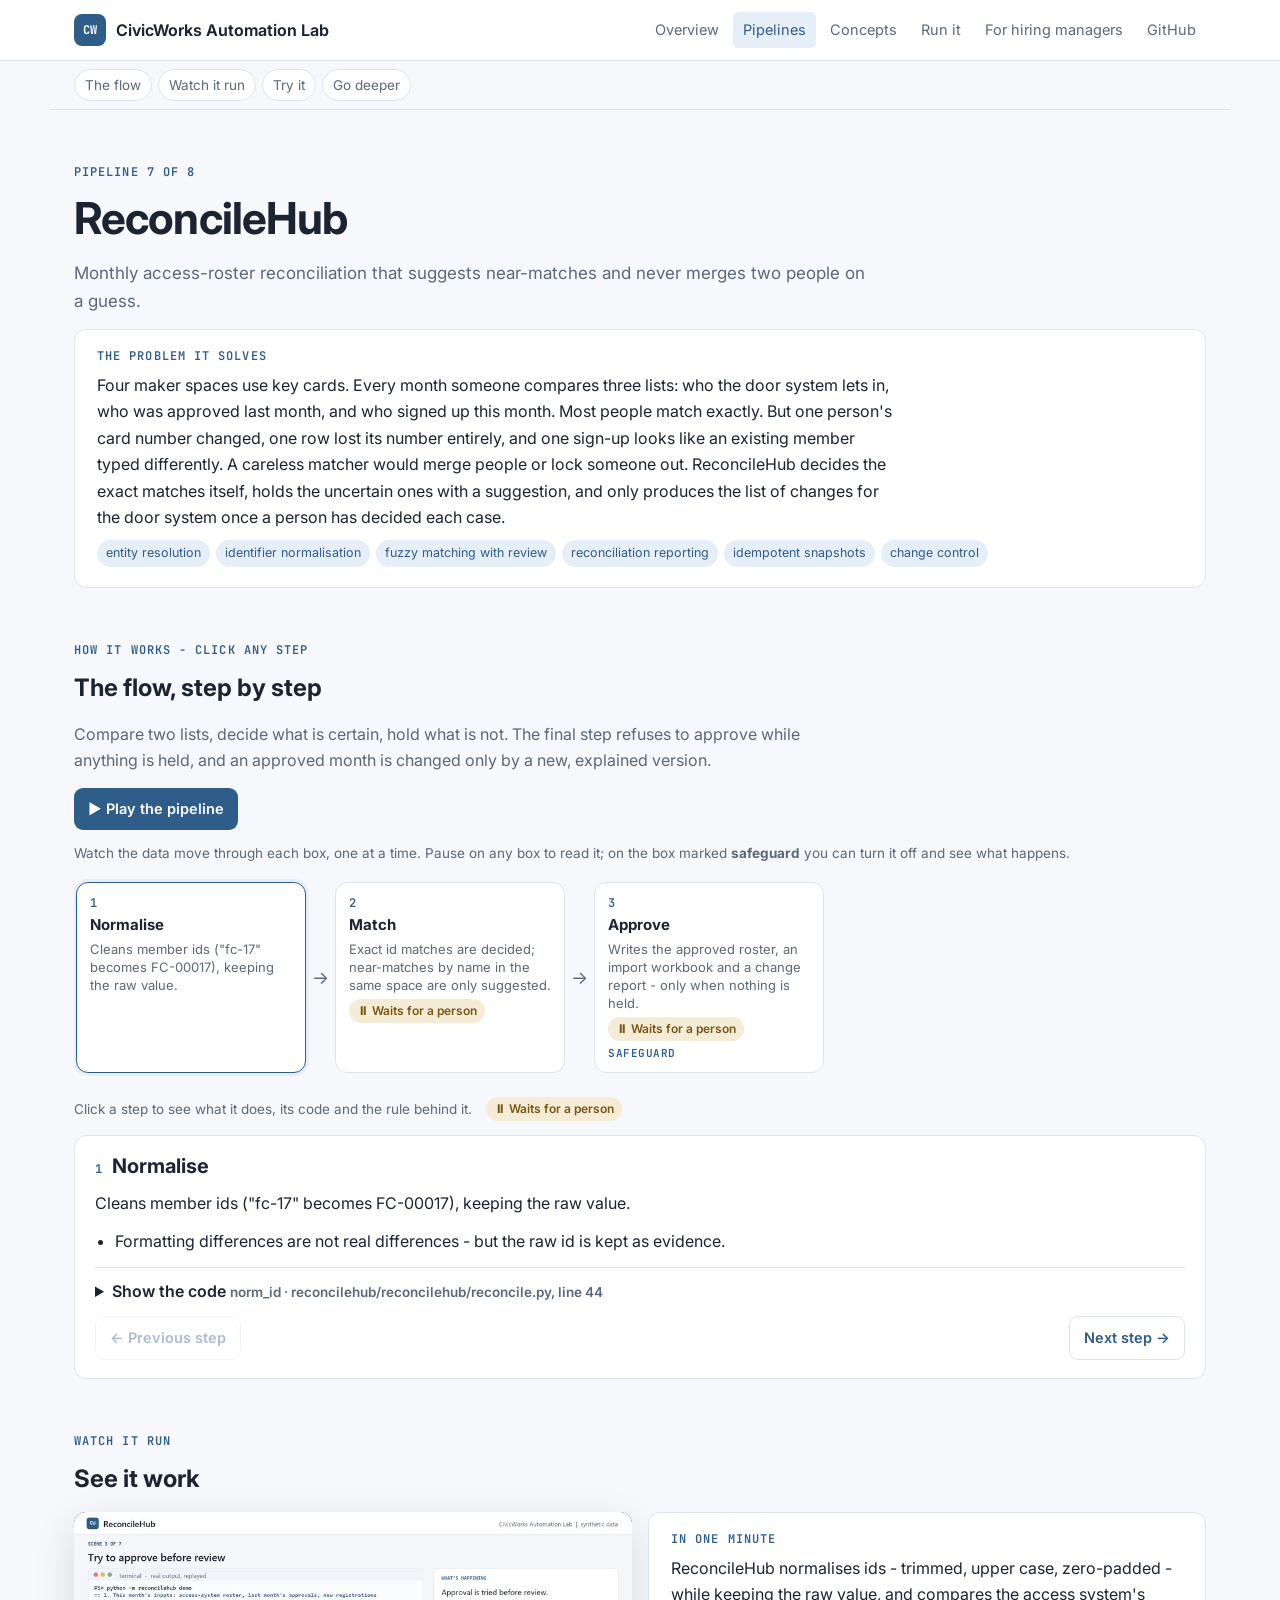
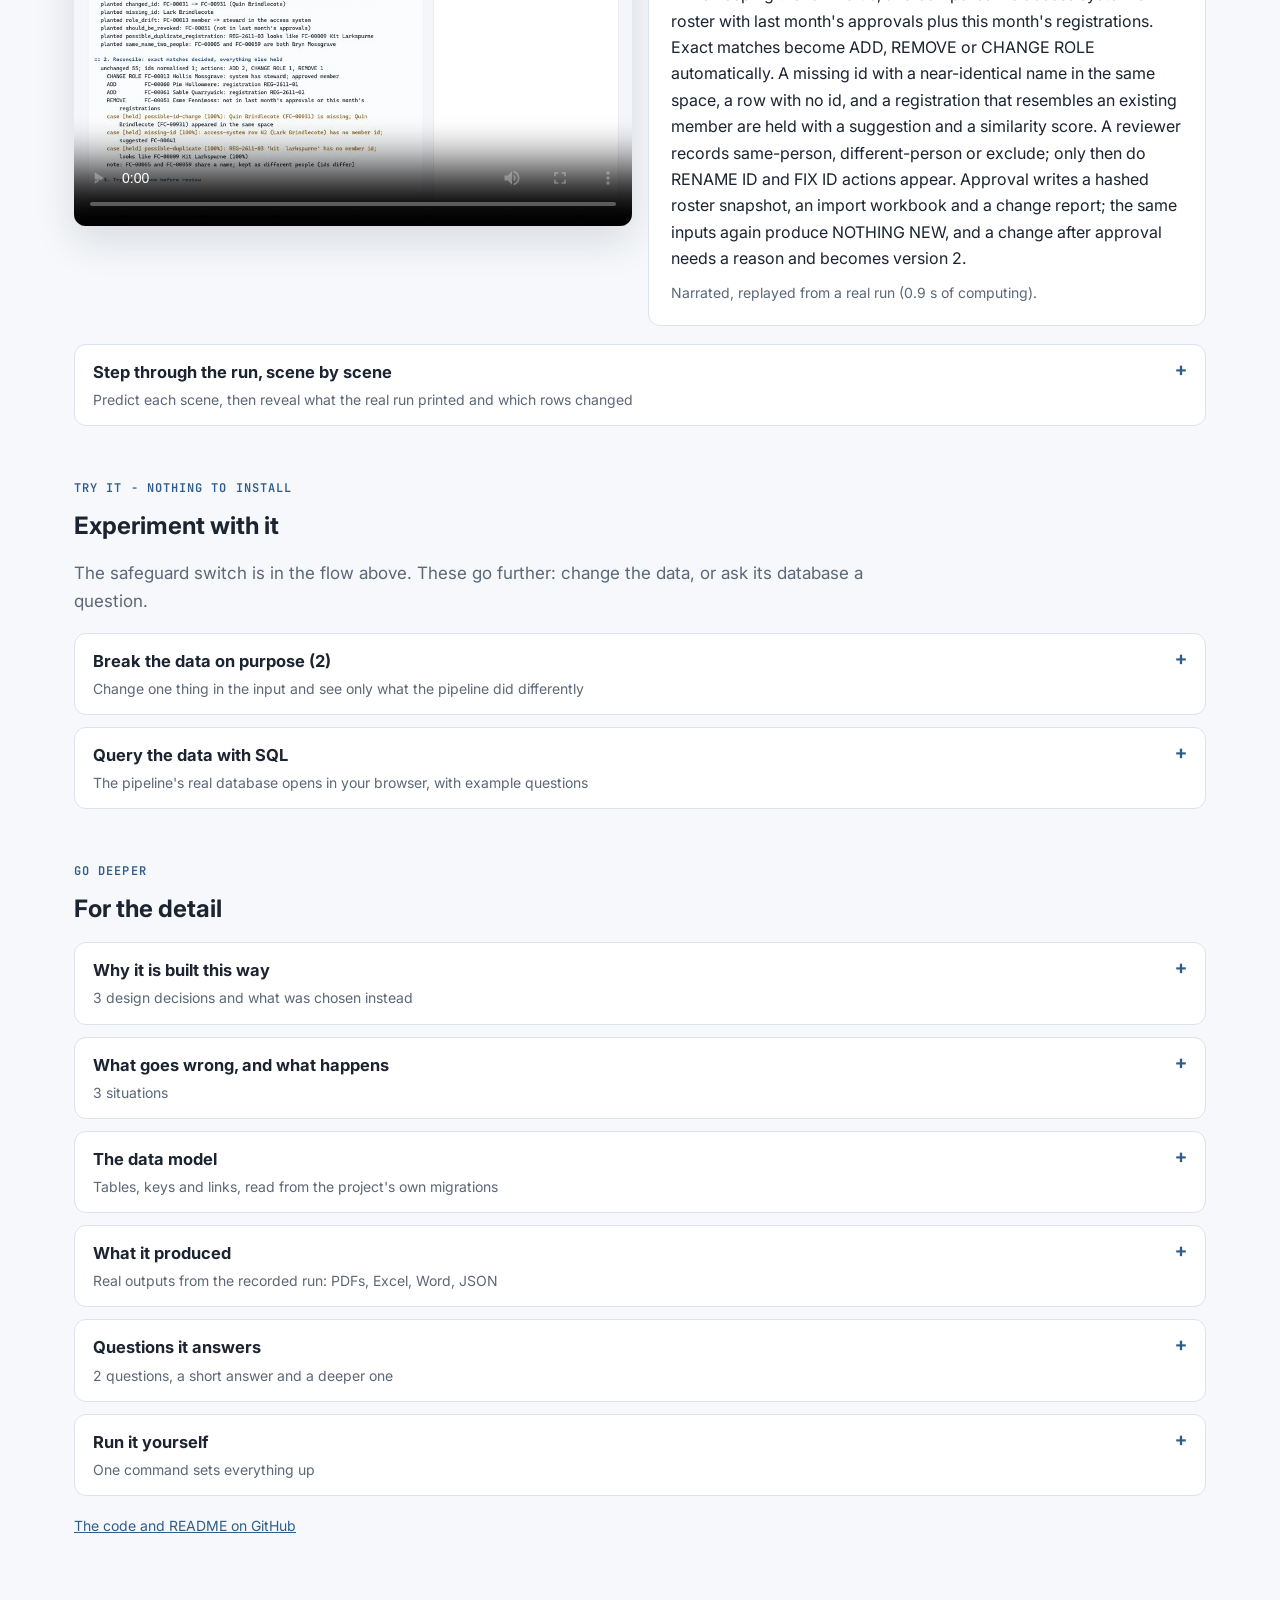
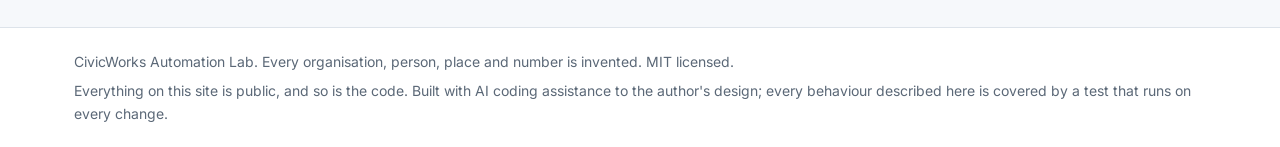
<file: docs/p/reconcilehub.html>
<!doctype html><html lang="en"><head><meta charset="utf-8">
<meta name="viewport" content="width=device-width, initial-scale=1"><title>ReconcileHub</title>
<meta name="description" content="Eight tested data pipelines on invented data: validation, approvals, rollback, orchestration.">
<link rel="preconnect" href="https://fonts.googleapis.com"><link rel="stylesheet" href="https://fonts.googleapis.com/css2?family=Inter:wght@400;500;600;700&family=JetBrains+Mono:wght@400;600&display=swap">
<link rel="stylesheet" href="../assets/site.css"><link rel="stylesheet" href="../assets/flow.css"></head><body>
<header class="top"><div class="in"><a class="brand" href="../index.html"><i>CW</i>CivicWorks Automation Lab</a><nav><a href="../index.html" class="">Overview</a><a href="../index.html#pipelines" class="on">Pipelines</a><a href="../learn.html" class="">Concepts</a><a href="../run.html" class="">Run it</a><a href="../hiring.html" class="">For hiring managers</a><a href="https://github.com/data-dl/civicworks-automation-lab" class="">GitHub</a></nav></div></header>
<main><nav class="subnav"><a href="#flow">The flow</a><a href="#watch">Watch it run</a><a href="#try">Try it</a><a href="#deeper">Go deeper</a></nav>
<section class="phead"><span class="eyebrow">Pipeline 7 of 8</span><h1>ReconcileHub</h1>
  <p class="lede">Monthly access-roster reconciliation that suggests near-matches and never merges two people on a guess.</p>
  <div class="panel story"><span class="eyebrow">The problem it solves</span><p>Four maker spaces use key cards. Every month someone compares three lists: who the door system lets in, who was approved last month, and who signed up this month. Most people match exactly. But one person&#x27;s card number changed, one row lost its number entirely, and one sign-up looks like an existing member typed differently. A careless matcher would merge people or lock someone out. ReconcileHub decides the exact matches itself, holds the uncertain ones with a suggestion, and only produces the list of changes for the door system once a person has decided each case.</p>
  <div class="chips"><span class="chip">entity resolution</span><span class="chip">identifier normalisation</span><span class="chip">fuzzy matching with review</span><span class="chip">reconciliation reporting</span><span class="chip">idempotent snapshots</span><span class="chip">change control</span></div></div></section>
<section id="flow"><span class="eyebrow">How it works - click any step</span>
  <h2>The flow, step by step</h2>
  <div id="flowbox"></div>
  <script type="application/json" id="flow-data">{"flow": {"shape": "Compare two lists, decide what is certain, hold what is not. The final step refuses to approve while anything is held, and an approved month is changed only by a new, explained version.", "nodes": [{"id": "normalise", "name": "Normalise", "does": "Cleans member ids (\"fc-17\" becomes FC-00017), keeping the raw value.", "code": {"file": "reconcilehub/reconcile.py", "symbol": "norm_id", "lines": 6}, "plain": ["Formatting differences are not real differences - but the raw id is kept as evidence."], "source": {"file": "reconcilehub/reconcilehub/reconcile.py", "line": 44, "symbol": "norm_id", "text": "def norm_id(raw: str) -> str | None:\n    match = ID_PATTERN.match((raw or \"\").strip().upper().replace(\" \", \"\"))\n    return f\"FC-{int(match.group(1)):05d}\" if match else None", "more": false}}, {"id": "match", "name": "Match", "does": "Exact id matches are decided; near-matches by name in the same space are only suggested.", "branch": {"kind": "hold", "label": "possible id change", "missing id or duplicate - a person decides": null}, "code": {"file": "reconcilehub/reconcile.py", "symbol": "reconcile", "focus": "missing = {k: v", "lines": 24}, "plain": ["\"missing\" = approved but not in the access system; \"unknown\" = in the system but not approved.", "A name similarity of 0.88 or more in the same space is a suggestion, never an automatic merge."], "sql": {"object": "match_case", "parts": [["disposition ... DEFAULT 'held'", "every new case starts as held - deciding is a deliberate act"], ["CHECK (disposition IN ('held','same-person','different-person','exclude'))", "only four possible decisions"], ["reviewer", "who decided is stored with the decision"]], "text": "CREATE TABLE match_case (\n    case_id      TEXT PRIMARY KEY,              -- stable: kind + the refs involved\n    cycle        TEXT NOT NULL,\n    kind         TEXT NOT NULL,\n    old_ref      TEXT NOT NULL,\n    new_ref      TEXT NOT NULL,\n    confidence   REAL NOT NULL,\n    detail       TEXT NOT NULL,\n    disposition  TEXT NOT NULL DEFAULT 'held'\n                 CHECK (disposition IN ('held', 'same-person', 'different-person', 'exclude')),\n    reviewer     TEXT NOT NULL DEFAULT ''\n);"}, "source": {"file": "reconcilehub/reconcilehub/reconcile.py", "line": 153, "symbol": "reconcile", "text": "missing = {k: v for k, v in expected.items() if k not in have}       # approved, not in the system\nunknown = {k: v for k, v in have.items() if k not in expected}       # in the system, not approved\npaired_old, paired_new = set(), set()\nfor old, exp in sorted(missing.items()):                             # changed ids\n    best = max(((similarity(exp[\"name\"], v[\"name\"]), new) for new, v in unknown.items()\n                if v[\"space\"] == exp[\"space\"]), default=(0, None))\n    if best[0] >= MATCH_THRESHOLD:\n        c = case(\"possible-id-change\", old, best[1], best[0],\n                 f\"{exp['name']} ({old}) is missing; {unknown[best[1]]['name']} ({best[1]}) appeared in the same \"\n                 \"space\")\n        if c.disposition != \"different-person\":   # held or excluded: touch neither side yet\n            paired_old.add(old)\n            paired_new.add(best[1])\n        if c.disposition == \"same-person\":\n            r.actions.append({\"action\": \"RENAME ID\", \"member_id\": best[1], \"name\": exp[\"name\"],\n                              \"space\": exp[\"space\"], \"role\": exp[\"role\"], \"reason\": f\"was {old}; {c.case_id}\"})\n            expected[best[1]] = {**exp, \"why\": f\"renamed from {old}\"}\n            del expected[old]\n            have.setdefault(best[1], unknown[best[1]])\nfor n, row in no_id_rows:                                            # rows that lost their id\n    best = max(((similarity(row[\"display_name\"], v[\"name\"]), k) for k, v in missing.items()\n                if k not in paired_old and v[\"space\"] == row[\"space_code\"]), default=(0, None))\n    suggestion = best[1] if best[0] >= MATCH_THRESHOLD else \"none\"\n    c = case(\"missing-id\", suggestion, f\"row {n}\", best[0],", "more": true}}, {"id": "commit", "name": "Approve", "does": "Writes the approved roster, an import workbook and a change report - only when nothing is held.", "branch": {"kind": "hold", "label": "blocked while any case is held"}, "safeguard": "review-before-commit", "code": {"file": "reconcilehub/commit.py", "symbol": "commit", "lines": 30}, "plain": ["The roster's fingerprint makes re-runs safe - the same result is \"nothing new\".", "A different result after approval needs a reason and becomes a new version beside the old one."], "source": {"file": "reconcilehub/reconcilehub/commit.py", "line": 74, "symbol": "commit", "text": "def commit(ws: Workspace, cycle: str, approver: str, supersede: str | None = None) -> CommitResult:\n    r = reconcile(ws, cycle)\n    if r.held and guard(\"review-before-commit\"):\n        outbox = Outbox(ws.outbox / cycle)\n        path = outbox.draft(f\"{cycle}-held-cases\", [\"space.admins@example.org\"],\n                            f\"{len(r.held)} roster cases need a decision before the {cycle} import\",\n                            \"These could not be decided automatically:\\n\\n\"\n                            + \"\\n\".join(f\"  - {c.case_id}: {c.detail}\" for c in r.held)\n                            + \"\\n\\nRecord same-person / different-person / exclude in the decisions file.\\n\")\n        return CommitResult(f\"BLOCKED: {len(r.held)} case(s) held for review\", drafts=[path.name])\n    sha = roster_sha(r.approved)\n    con = ws.open()\n    latest = con.execute(\"SELECT * FROM reconciliation_release WHERE cycle = ? ORDER BY version DESC LIMIT 1\",\n                         (cycle,)).fetchone()\n    if latest and latest[\"sha256\"] == sha:\n        con.close()\n        return CommitResult(f\"NOTHING NEW: identical to v{latest['version']} (sha256 {sha[:12]})\", latest[\"version\"])\n    if latest and not supersede:\n        con.close()\n        return CommitResult(f\"REFUSED: v{latest['version']} is approved and the result now differs; rerun with \"\n                            \"--supersede REASON to approve a new version\", latest[\"version\"])\n    version = (latest[\"version\"] + 1) if latest else 1\n    folder = ws.snapshots / cycle / f\"v{version}\"\n    folder.mkdir(parents=True, exist_ok=False)\n    roster_path = atomic_write_bytes(folder / \"approved_roster.csv\", roster_bytes(r.approved))\n    export = ws.exports / cycle\n    export.mkdir(parents=True, exist_ok=True)\n    workbook = export / f\"Access_import_{cycle}_v{version}.xlsx\"\n    _workbook(workbook, r, version)\n    report = export / f\"Change_report_{cycle}_v{version}.md\"", "more": true}, "switch": {"id": "off-review", "safeguard": "review-before-commit", "step": "commit", "title": "Approve the roster before the held cases are decided", "protects": "Nothing is approved while a possible id change, a missing id or a possible duplicate is waiting for a reviewer.", "predict": "In scene 3 someone tries to approve before review. Without the block, what is approved - and what happens when the reviewer decides afterwards?", "look_for": "Scene 3 approves the roster with three cases undecided. When the reviewer decides in scene 4, the correct roster differs from what was approved, so the approval in scene 5 is refused and fixing it needs a second, superseding release with a reason. One clean approval becomes two.", "defend": "Approving with open questions means the access list is wrong for whoever is in them, and fixing it later needs a second, superseding release. Blocking until review is done keeps one clean approval."}}]}, "recorded": {"review-before-commit": {"diff": [{"scene": 3, "kind": "heading", "text": "== 3. Try to approve before review"}, {"scene": null, "kind": "removed", "text": "  BLOCKED: 3 case(s) held for review; draft to space admins: 2026-11-held-cases.eml"}, {"scene": 3, "kind": "added", "text": "  APPROVED v1 (sha256 03419134466c); draft to space admins: "}, {"scene": 5, "kind": "heading", "text": "== 5. Approve"}, {"scene": null, "kind": "removed", "text": "  APPROVED v1 (sha256 826d7305c4b3): approved_roster.csv, Access_import_2026-11_v1.xlsx, Change_report_2026-11_v1.md"}, {"scene": 5, "kind": "added", "text": "  REFUSED: v1 is approved and the result now differs; rerun with --supersede REASON to approve a new version: "}, {"scene": 6, "kind": "heading", "text": "== 6. Run it again: same inputs, same decisions"}, {"scene": null, "kind": "removed", "text": "  NOTHING NEW: identical to v1 (sha256 826d7305c4b3)"}, {"scene": 6, "kind": "added", "text": "  REFUSED: v1 is approved and the result now differs; rerun with --supersede REASON to approve a new version"}], "exit": 0, "look_for": "Scene 3 approves the roster with three cases undecided. When the reviewer decides in scene 4, the correct roster differs from what was approved, so the approval in scene 5 is refused and fixing it needs a second, superseding release with a reason. One clean approval becomes two.", "defend": "Approving with open questions means the access list is wrong for whoever is in them, and fixing it later needs a second, superseding release. Blocking until review is done keeps one clean approval."}}}</script>
  <script src="../assets/flow.js"></script>
  <script>
  (() => {
    const d = JSON.parse(document.getElementById('flow-data').textContent);
    const f = renderFlow(document.getElementById('flowbox'), d.flow, { repo: "https://github.com/data-dl/civicworks-automation-lab",
      runSwitch: async node => d.recorded[node.safeguard] });
    if (location.hash === '#switch' && f.first >= 0) f.show(f.first);
  })();
  </script></section>
<section id="watch"><span class="eyebrow">Watch it run</span><h2>See it work</h2><div class="two"><video controls preload="metadata" poster="../videos/reconcilehub-poster.jpg" src="../videos/reconcilehub.mp4">
      <track kind="captions" src="../videos/reconcilehub.vtt" srclang="en" label="English" default></video>
      <div class="panel"><span class="eyebrow">In one minute</span><p>ReconcileHub normalises ids - trimmed, upper case, zero-padded - while keeping the raw value, and compares the access system&#x27;s roster with last month&#x27;s approvals plus this month&#x27;s registrations. Exact matches become ADD, REMOVE or CHANGE ROLE automatically. A missing id with a near-identical name in the same space, a row with no id, and a registration that resembles an existing member are held with a suggestion and a similarity score. A reviewer records same-person, different-person or exclude; only then do RENAME ID and FIX ID actions appear. Approval writes a hashed roster snapshot, an import workbook and a change report; the same inputs again produce NOTHING NEW, and a change after approval needs a reason and becomes version 2.</p>
      <p class="m">Narrated, replayed from a real run (0.9 s of computing).</p></div></div>
      <details class='layer'><summary><b>Step through the run, scene by scene</b><span>Predict each scene, then reveal what the real run printed and which rows changed</span></summary><div class='layer-body'><div class='panel stepper' id='stepper'></div><script type='application/json' id='steps-data'>[{"title": "This month's inputs: access-system roster, last month's approvals, new registrations", "lines": ["== 1. This month's inputs: access-system roster, last month's approvals, new registrations", "  planted changed_id: FC-00031 -> FC-00931 (Quin Brindlecote)", "  planted missing_id: Lark Brindlecote", "  planted role_drift: FC-00013 member -> steward in the access system", "  planted should_be_revoked: FC-00051 (not in last month's approvals)", "  planted possible_duplicate_registration: REG-2611-03 looks like FC-00009 Kit Larkspurne", "  planted same_name_two_people: FC-00005 and FC-00059 are both Bryn Mossgrave", ""], "rows": {"traced": [{"source": "inputs/2026-11/current_roster.csv", "cols": ["member_id", "display_name", "space_code", "access_role"], "rows": [{"row": ["FC-00005", "Bryn Mossgrave", "CD", "member"], "cells": [0], "token": "FC-00005"}, {"row": ["FC-00009", "Kit Larkspurne", "DK", "member"], "cells": [0], "token": "FC-00009"}, {"row": ["FC-00013", "Hollis Mossgrave", "AY", "steward"], "cells": [0], "token": "FC-00013"}, {"row": ["FC-00931", "Quin Brindlecote", "DK", "member"], "cells": [0], "token": "FC-00931"}, {"row": ["FC-00051", "Esme Fennimoss", "CD", "steward"], "cells": [0], "token": "FC-00051"}, {"row": ["FC-00059", "Bryn Mossgrave", "DK", "member"], "cells": [0], "token": "FC-00059"}]}, {"source": "inputs/2026-11/new_registrations.csv", "cols": ["registration_ref", "display_name", "space_code", "requested_role", "member_id"], "rows": [{"row": ["REG-2611-03", "kit  larkspurne", "DK", "member", ""], "cells": [0], "token": "REG-2611-03"}]}, {"source": "inputs/2026-11/prior_approvals.csv", "cols": ["member_id", "display_name", "space_code", "access_role", "approved_on"], "rows": [{"row": ["FC-00005", "Bryn Mossgrave", "CD", "member", "2026-10-31"], "cells": [0], "token": "FC-00005"}, {"row": ["FC-00009", "Kit Larkspurne", "DK", "member", "2026-10-31"], "cells": [0], "token": "FC-00009"}, {"row": ["FC-00013", "Hollis Mossgrave", "AY", "member", "2026-10-31"], "cells": [0], "token": "FC-00013"}, {"row": ["FC-00031", "Quin Brindlecote", "DK", "member", "2026-10-31"], "cells": [0], "token": "FC-00031"}, {"row": ["FC-00059", "Bryn Mossgrave", "DK", "member", "2026-10-31"], "cells": [0], "token": "FC-00059"}]}], "edits": [], "fresh": [{"source": "inputs/2026-11/current_roster.csv", "rows": 59}, {"source": "inputs/2026-11/prior_approvals.csv", "rows": 58}, {"source": "inputs/2026-11/new_registrations.csv", "rows": 3}]}, "explain": "Three monthly inputs with the usual mess planted.", "predict": "Which of the planted cases can be decided automatically?", "answer": "The formatting-only id, the role drift and the member who should be removed. The changed id, missing id and look-alike registration need a person."}, {"title": "Reconcile: exact matches decided, everything else held", "lines": ["== 2. Reconcile: exact matches decided, everything else held", "  unchanged 55; ids normalised 1; actions: ADD 2, CHANGE ROLE 1, REMOVE 1", "    CHANGE ROLE FC-00013 Hollis Mossgrave: system has steward; approved member", "    ADD         FC-00060 Pim Hollowmere: registration REG-2611-01", "    ADD         FC-00061 Sable Quarrywick: registration REG-2611-02", "    REMOVE      FC-00051 Esme Fennimoss: not in last month's approvals or this month's registrations", "    case [held] possible-id-change (100%): Quin Brindlecote (FC-00031) is missing; Quin Brindlecote (FC-00931) appeared in the same space", "    case [held] missing-id (100%): access-system row 42 (Lark Brindlecote) has no member id; suggested FC-00041", "    case [held] possible-duplicate (100%): REG-2611-03 'kit  larkspurne' has no member id; looks like FC-00009 Kit Larkspurne (100%)", "    note: FC-00005 and FC-00059 share a name; kept as different people (ids differ)", ""], "rows": {"traced": [{"source": "inputs/2026-11/current_roster.csv", "cols": ["member_id", "display_name", "space_code", "access_role"], "rows": [{"row": ["FC-00005", "Bryn Mossgrave", "CD", "member"], "cells": [0], "token": "FC-00005"}, {"row": ["FC-00009", "Kit Larkspurne", "DK", "member"], "cells": [0], "token": "FC-00009"}, {"row": ["FC-00013", "Hollis Mossgrave", "AY", "steward"], "cells": [0], "token": "FC-00013"}, {"row": ["FC-00931", "Quin Brindlecote", "DK", "member"], "cells": [0], "token": "FC-00931"}, {"row": ["FC-00051", "Esme Fennimoss", "CD", "steward"], "cells": [0], "token": "FC-00051"}, {"row": ["FC-00059", "Bryn Mossgrave", "DK", "member"], "cells": [0], "token": "FC-00059"}]}, {"source": "inputs/2026-11/new_registrations.csv", "cols": ["registration_ref", "display_name", "space_code", "requested_role", "member_id"], "rows": [{"row": ["REG-2611-01", "Pim Hollowmere", "BH", "member", "FC-00060"], "cells": [4], "token": "FC-00060"}, {"row": ["REG-2611-01", "Pim Hollowmere", "BH", "member", "FC-00060"], "cells": [0], "token": "REG-2611-01"}, {"row": ["REG-2611-02", "Sable Quarrywick", "CD", "trainer", "FC-00061"], "cells": [4], "token": "FC-00061"}, {"row": ["REG-2611-02", "Sable Quarrywick", "CD", "trainer", "FC-00061"], "cells": [0], "token": "REG-2611-02"}, {"row": ["REG-2611-03", "kit  larkspurne", "DK", "member", ""], "cells": [0], "token": "REG-2611-03"}]}, {"source": "inputs/2026-11/prior_approvals.csv", "cols": ["member_id", "display_name", "space_code", "access_role", "approved_on"], "rows": [{"row": ["FC-00005", "Bryn Mossgrave", "CD", "member", "2026-10-31"], "cells": [0], "token": "FC-00005"}, {"row": ["FC-00009", "Kit Larkspurne", "DK", "member", "2026-10-31"], "cells": [0], "token": "FC-00009"}, {"row": ["FC-00013", "Hollis Mossgrave", "AY", "member", "2026-10-31"], "cells": [0], "token": "FC-00013"}, {"row": ["FC-00031", "Quin Brindlecote", "DK", "member", "2026-10-31"], "cells": [0], "token": "FC-00031"}, {"row": ["FC-00041", "Lark Brindlecote", "BH", "member", "2026-10-31"], "cells": [0], "token": "FC-00041"}, {"row": ["FC-00059", "Bryn Mossgrave", "DK", "member", "2026-10-31"], "cells": [0], "token": "FC-00059"}]}, {"source": "reconcile.sqlite::match_case", "cols": ["case_id", "cycle", "kind", "old_ref", "new_ref", "confidence", "detail", "disposition", "reviewer"], "rows": [{"row": ["possible-id-change:FC-00031->FC-00931", "2026-11", "possible-id-change", "FC-00031", "FC-00931", "1.0", "Quin Brindlecote (FC-00031) is missing; Quin Brindlecote (FC-00931) appeared in the same space", "held", ""], "cells": [3, 6], "token": "FC-00031"}, {"row": ["possible-id-change:FC-00031->FC-00931", "2026-11", "possible-id-change", "FC-00031", "FC-00931", "1.0", "Quin Brindlecote (FC-00031) is missing; Quin Brindlecote (FC-00931) appeared in the same space", "held", ""], "cells": [0, 4, 6], "token": "FC-00931"}, {"row": ["missing-id:FC-00041->row 42", "2026-11", "missing-id", "FC-00041", "row 42", "1.0", "access-system row 42 (Lark Brindlecote) has no member id; suggested FC-00041", "held", ""], "cells": [3, 6], "token": "FC-00041"}, {"row": ["possible-duplicate:FC-00009->REG-2611-03", "2026-11", "possible-duplicate", "FC-00009", "REG-2611-03", "1.0", "REG-2611-03 'kit  larkspurne' has no member id; looks like FC-00009 Kit Larkspurne (100%)", "held", ""], "cells": [0, 4, 6], "token": "REG-2611-03"}, {"row": ["possible-duplicate:FC-00009->REG-2611-03", "2026-11", "possible-duplicate", "FC-00009", "REG-2611-03", "1.0", "REG-2611-03 'kit  larkspurne' has no member id; looks like FC-00009 Kit Larkspurne (100%)", "held", ""], "cells": [3, 6], "token": "FC-00009"}]}, {"source": "reconcile.sqlite::participant", "cols": ["participant_id", "invented_alias"], "rows": [{"row": ["FC-00005", "Bryn Mossgrave"], "cells": [0], "token": "FC-00005"}, {"row": ["FC-00009", "Kit Larkspurne"], "cells": [0], "token": "FC-00009"}, {"row": ["FC-00013", "Hollis Mossgrave"], "cells": [0], "token": "FC-00013"}, {"row": ["FC-00931", "Quin Brindlecote"], "cells": [0], "token": "FC-00931"}, {"row": ["FC-00051", "Esme Fennimoss"], "cells": [0], "token": "FC-00051"}, {"row": ["FC-00059", "Bryn Mossgrave"], "cells": [0], "token": "FC-00059"}, {"row": ["FC-00031", "Quin Brindlecote"], "cells": [0], "token": "FC-00031"}, {"row": ["FC-00041", "Lark Brindlecote"], "cells": [0], "token": "FC-00041"}, {"row": ["FC-00060", "Pim Hollowmere"], "cells": [0], "token": "FC-00060"}, {"row": ["FC-00061", "Sable Quarrywick"], "cells": [0], "token": "FC-00061"}]}], "edits": [], "fresh": [{"source": "reconcile.sqlite::roster_entry", "rows": 120}, {"source": "reconcile.sqlite::participant", "rows": 62}, {"source": "reconcile.sqlite::match_case", "rows": 3}, {"source": "reconcile.sqlite::roster_snapshot", "rows": 3}, {"source": "reconcile.sqlite::schema_version", "rows": 1}]}, "explain": "Exact matches are decided; three cases are held with a suggestion and a score.", "predict": "Will FC-00031 or FC-00931 be added or removed?", "answer": "Neither, while their case is held."}, {"title": "Try to approve before review", "lines": ["== 3. Try to approve before review", "  BLOCKED: 3 case(s) held for review; draft to space admins: 2026-11-held-cases.eml", ""], "rows": {"traced": [], "edits": [], "fresh": []}, "explain": "Approval is tried before review.", "predict": "What does the system do instead of approving?", "answer": "It blocks and drafts a note to the space admins listing the held cases."}, {"title": "A reviewer decides the held cases", "lines": ["== 4. A reviewer decides the held cases", "    possible-id-change:FC-00031->FC-00931 -> same-person", "    missing-id:FC-00041->row 42 -> same-person", "    possible-duplicate:FC-00009->REG-2611-03 -> same-person", "  recorded (0 problems)", "  unchanged 55; ids normalised 1; actions: ADD 2, CHANGE ROLE 1, FIX ID 1, REMOVE 1, RENAME ID 1", "    RENAME ID   FC-00931 Quin Brindlecote: was FC-00031; possible-id-change:FC-00031->FC-00931", "    FIX ID      FC-00041 Lark Brindlecote: row 42 had no id; missing-id:FC-00041->row 42", "    CHANGE ROLE FC-00013 Hollis Mossgrave: system has steward; approved member", "    ADD         FC-00060 Pim Hollowmere: registration REG-2611-01", "    ADD         FC-00061 Sable Quarrywick: registration REG-2611-02", "    REMOVE      FC-00051 Esme Fennimoss: not in last month's approvals or this month's registrations", "    case [same-person] possible-id-change (100%): Quin Brindlecote (FC-00031) is missing; Quin Brindlecote (FC-00931) appeared in the same space", "    case [same-person] missing-id (100%): access-system row 42 (Lark Brindlecote) has no member id; suggested FC-00041", "    case [same-person] possible-duplicate (100%): REG-2611-03 'kit  larkspurne' has no member id; looks like FC-00009 Kit Larkspurne (100%)", "    note: REG-2611-03 is existing member FC-00009; no new access", "    note: FC-00005 and FC-00059 share a name; kept as different people (ids differ)", ""], "rows": {"traced": [{"source": "inputs/2026-11/current_roster.csv", "cols": ["member_id", "display_name", "space_code", "access_role"], "rows": [{"row": ["FC-00005", "Bryn Mossgrave", "CD", "member"], "cells": [0], "token": "FC-00005"}, {"row": ["FC-00009", "Kit Larkspurne", "DK", "member"], "cells": [0], "token": "FC-00009"}, {"row": ["FC-00013", "Hollis Mossgrave", "AY", "steward"], "cells": [0], "token": "FC-00013"}, {"row": ["FC-00931", "Quin Brindlecote", "DK", "member"], "cells": [0], "token": "FC-00931"}, {"row": ["FC-00051", "Esme Fennimoss", "CD", "steward"], "cells": [0], "token": "FC-00051"}, {"row": ["FC-00059", "Bryn Mossgrave", "DK", "member"], "cells": [0], "token": "FC-00059"}]}, {"source": "inputs/2026-11/decisions.csv", "cols": ["case_id", "disposition", "reviewer"], "rows": [{"row": ["possible-id-change:FC-00031->FC-00931", "same-person", "membership lead"], "cells": [0], "token": "FC-00031-"}, {"row": ["possible-id-change:FC-00031->FC-00931", "same-person", "membership lead"], "cells": [0], "token": "FC-00931"}, {"row": ["missing-id:FC-00041->row 42", "same-person", "membership lead"], "cells": [0], "token": "FC-00041-"}, {"row": ["possible-duplicate:FC-00009->REG-2611-03", "same-person", "membership lead"], "cells": [0], "token": "FC-00009-"}, {"row": ["possible-duplicate:FC-00009->REG-2611-03", "same-person", "membership lead"], "cells": [0], "token": "REG-2611-03"}]}, {"source": "inputs/2026-11/new_registrations.csv", "cols": ["registration_ref", "display_name", "space_code", "requested_role", "member_id"], "rows": [{"row": ["REG-2611-01", "Pim Hollowmere", "BH", "member", "FC-00060"], "cells": [4], "token": "FC-00060"}, {"row": ["REG-2611-01", "Pim Hollowmere", "BH", "member", "FC-00060"], "cells": [0], "token": "REG-2611-01"}, {"row": ["REG-2611-02", "Sable Quarrywick", "CD", "trainer", "FC-00061"], "cells": [4], "token": "FC-00061"}, {"row": ["REG-2611-02", "Sable Quarrywick", "CD", "trainer", "FC-00061"], "cells": [0], "token": "REG-2611-02"}, {"row": ["REG-2611-03", "kit  larkspurne", "DK", "member", ""], "cells": [0], "token": "REG-2611-03"}]}, {"source": "inputs/2026-11/prior_approvals.csv", "cols": ["member_id", "display_name", "space_code", "access_role", "approved_on"], "rows": [{"row": ["FC-00005", "Bryn Mossgrave", "CD", "member", "2026-10-31"], "cells": [0], "token": "FC-00005"}, {"row": ["FC-00009", "Kit Larkspurne", "DK", "member", "2026-10-31"], "cells": [0], "token": "FC-00009"}, {"row": ["FC-00013", "Hollis Mossgrave", "AY", "member", "2026-10-31"], "cells": [0], "token": "FC-00013"}, {"row": ["FC-00031", "Quin Brindlecote", "DK", "member", "2026-10-31"], "cells": [0], "token": "FC-00031"}, {"row": ["FC-00041", "Lark Brindlecote", "BH", "member", "2026-10-31"], "cells": [0], "token": "FC-00041"}, {"row": ["FC-00059", "Bryn Mossgrave", "DK", "member", "2026-10-31"], "cells": [0], "token": "FC-00059"}]}, {"source": "reconcile.sqlite::match_case", "cols": ["case_id", "cycle", "kind", "old_ref", "new_ref", "confidence", "detail", "disposition", "reviewer"], "rows": [{"row": ["possible-id-change:FC-00031->FC-00931", "2026-11", "possible-id-change", "FC-00031", "FC-00931", "1.0", "Quin Brindlecote (FC-00031) is missing; Quin Brindlecote (FC-00931) appeared in the same space", "same-person", "membership lead"], "cells": [0], "token": "FC-00031-"}, {"row": ["possible-id-change:FC-00031->FC-00931", "2026-11", "possible-id-change", "FC-00031", "FC-00931", "1.0", "Quin Brindlecote (FC-00031) is missing; Quin Brindlecote (FC-00931) appeared in the same space", "same-person", "membership lead"], "cells": [0, 4, 6], "token": "FC-00931"}, {"row": ["possible-id-change:FC-00031->FC-00931", "2026-11", "possible-id-change", "FC-00031", "FC-00931", "1.0", "Quin Brindlecote (FC-00031) is missing; Quin Brindlecote (FC-00931) appeared in the same space", "same-person", "membership lead"], "cells": [3, 6], "token": "FC-00031"}, {"row": ["missing-id:FC-00041->row 42", "2026-11", "missing-id", "FC-00041", "row 42", "1.0", "access-system row 42 (Lark Brindlecote) has no member id; suggested FC-00041", "same-person", "membership lead"], "cells": [0], "token": "FC-00041-"}, {"row": ["missing-id:FC-00041->row 42", "2026-11", "missing-id", "FC-00041", "row 42", "1.0", "access-system row 42 (Lark Brindlecote) has no member id; suggested FC-00041", "same-person", "membership lead"], "cells": [3, 6], "token": "FC-00041"}, {"row": ["possible-duplicate:FC-00009->REG-2611-03", "2026-11", "possible-duplicate", "FC-00009", "REG-2611-03", "1.0", "REG-2611-03 'kit  larkspurne' has no member id; looks like FC-00009 Kit Larkspurne (100%)", "same-person", "membership lead"], "cells": [0], "token": "FC-00009-"}, {"row": ["possible-duplicate:FC-00009->REG-2611-03", "2026-11", "possible-duplicate", "FC-00009", "REG-2611-03", "1.0", "REG-2611-03 'kit  larkspurne' has no member id; looks like FC-00009 Kit Larkspurne (100%)", "same-person", "membership lead"], "cells": [0, 4, 6], "token": "REG-2611-03"}, {"row": ["possible-duplicate:FC-00009->REG-2611-03", "2026-11", "possible-duplicate", "FC-00009", "REG-2611-03", "1.0", "REG-2611-03 'kit  larkspurne' has no member id; looks like FC-00009 Kit Larkspurne (100%)", "same-person", "membership lead"], "cells": [3, 6], "token": "FC-00009"}]}], "edits": [{"source": "reconcile.sqlite::match_case", "cols": ["case_id", "cycle", "kind", "old_ref", "new_ref", "confidence", "detail", "disposition", "reviewer"], "new_source": false, "added": [], "n_added": 0, "removed": [], "n_removed": 0, "changed": [{"row": ["possible-id-change:FC-00031->FC-00931", "2026-11", "possible-id-change", "FC-00031", "FC-00931", "1.0", "Quin Brindlecote (FC-00031) is missing; Quin Brindlecote (FC-00931) appeared in the same space", "same-person", "membership lead"], "before": ["possible-id-change:FC-00031->FC-00931", "2026-11", "possible-id-change", "FC-00031", "FC-00931", "1.0", "Quin Brindlecote (FC-00031) is missing; Quin Brindlecote (FC-00931) appeared in the same space", "held", ""], "cells": [7, 8]}, {"row": ["missing-id:FC-00041->row 42", "2026-11", "missing-id", "FC-00041", "row 42", "1.0", "access-system row 42 (Lark Brindlecote) has no member id; suggested FC-00041", "same-person", "membership lead"], "before": ["missing-id:FC-00041->row 42", "2026-11", "missing-id", "FC-00041", "row 42", "1.0", "access-system row 42 (Lark Brindlecote) has no member id; suggested FC-00041", "held", ""], "cells": [7, 8]}, {"row": ["possible-duplicate:FC-00009->REG-2611-03", "2026-11", "possible-duplicate", "FC-00009", "REG-2611-03", "1.0", "REG-2611-03 'kit  larkspurne' has no member id; looks like FC-00009 Kit Larkspurne (100%)", "same-person", "membership lead"], "before": ["possible-duplicate:FC-00009->REG-2611-03", "2026-11", "possible-duplicate", "FC-00009", "REG-2611-03", "1.0", "REG-2611-03 'kit  larkspurne' has no member id; looks like FC-00009 Kit Larkspurne (100%)", "held", ""], "cells": [7, 8]}], "n_changed": 3}], "fresh": [{"source": "inputs/2026-11/decisions.csv", "rows": 3}]}, "explain": "A reviewer decides each case. Only now do RENAME ID and FIX ID actions appear.", "predict": "What does 'same-person' turn the changed-id case into?", "answer": "A RENAME ID action from FC-00031 to FC-00931."}, {"title": "Approve", "lines": ["== 5. Approve", "  APPROVED v1 (sha256 826d7305c4b3): approved_roster.csv, Access_import_2026-11_v1.xlsx, Change_report_2026-11_v1.md", ""], "rows": {"traced": [], "edits": [{"source": "reconcile.sqlite::reconciliation_release", "cols": ["release_id", "cycle", "version", "approved_by", "sha256", "reason", "created_at"], "new_source": false, "added": [["1", "2026-11", "1", "membership lead", "826d7305c4b39b56e00c34f756589e44f199374426281f0bfabac8076bd68b1c", "", "2026-11-25T00:42:26+00:00"]], "n_added": 1, "removed": [], "n_removed": 0, "changed": [], "n_changed": 0}], "fresh": [{"source": "snapshots/2026-11/v1/approved_roster.csv", "rows": 60}, {"source": "exports/2026-11/Access_import_2026-11_v1.xlsx > Approved roster", "rows": 60}, {"source": "exports/2026-11/Access_import_2026-11_v1.xlsx > Import", "rows": 6}, {"source": "exports/2026-11/Access_import_2026-11_v1.xlsx > About", "rows": 4}, {"source": "exports/2026-11/Access_import_2026-11_v1.xlsx > Reviewed cases", "rows": 3}]}, "explain": "Approved: snapshot, import workbook and change report.", "predict": "What proves the approved roster later?", "answer": "Its SHA-256, recorded with the release."}, {"title": "Run it again: same inputs, same decisions", "lines": ["== 6. Run it again: same inputs, same decisions", "  NOTHING NEW: identical to v1 (sha256 826d7305c4b3)", ""], "rows": {"traced": [], "edits": [], "fresh": []}, "explain": "The same inputs and decisions again.", "predict": "Will a v2 appear?", "answer": "No. Identical hash: NOTHING NEW."}, {"title": "A late registration arrives after approval", "lines": ["== 7. A late registration arrives after approval", "  REFUSED: v1 is approved and the result now differs; rerun with --supersede REASON to approve a new version", "  with --supersede: APPROVED v2 (sha256 a39445c6d5ec): approved_roster.csv, Access_import_2026-11_v2.xlsx, Change_report_2026-11_v2.md", "  v1 is still in snapshots/2026-11/v1/"], "rows": {"traced": [], "edits": [{"source": "reconcile.sqlite::roster_entry", "cols": ["entry_id", "snapshot_id", "participant_id", "raw_id", "display_name", "space_code", "access_role"], "new_source": false, "added": [["121", "4", "FC-00060", "FC-00060", "Pim Hollowmere", "BH", "member"], ["122", "4", "FC-00061", "FC-00061", "Sable Quarrywick", "CD", "trainer"], ["123", "4", "", "", "kit  larkspurne", "DK", "member"], ["124", "4", "FC-00062", "FC-00062", "Esme Saltmarrow", "AY", "member"]], "n_added": 4, "removed": [], "n_removed": 0, "changed": [], "n_changed": 0}, {"source": "reconcile.sqlite::participant", "cols": ["participant_id", "invented_alias"], "new_source": false, "added": [["FC-00062", "Esme Saltmarrow"]], "n_added": 1, "removed": [], "n_removed": 0, "changed": [], "n_changed": 0}, {"source": "reconcile.sqlite::reconciliation_release", "cols": ["release_id", "cycle", "version", "approved_by", "sha256", "reason", "created_at"], "new_source": false, "added": [["2", "2026-11", "2", "membership lead", "a39445c6d5ecb74c2265605ff0006ce03643688c019a0ac12a488953d10d476f", "late registration REG-2611-04", "2026-11-25T00:42:26+00:00"]], "n_added": 1, "removed": [], "n_removed": 0, "changed": [], "n_changed": 0}, {"source": "reconcile.sqlite::roster_snapshot", "cols": ["snapshot_id", "cycle", "source_code", "sha256"], "new_source": false, "added": [["4", "2026-11", "registrations", "d69041c06414ba64bfa61b40c95eafd0947dcf21b3869a72f2e6a6801ada6a9d"]], "n_added": 1, "removed": [], "n_removed": 0, "changed": [], "n_changed": 0}, {"source": "inputs/2026-11/new_registrations.csv", "cols": ["registration_ref", "display_name", "space_code", "requested_role", "member_id"], "new_source": false, "added": [["REG-2611-04", "Esme Saltmarrow", "AY", "member", "FC-00062"]], "n_added": 1, "removed": [], "n_removed": 0, "changed": [], "n_changed": 0}], "fresh": [{"source": "snapshots/2026-11/v2/approved_roster.csv", "rows": 61}, {"source": "exports/2026-11/Access_import_2026-11_v2.xlsx > Approved roster", "rows": 61}, {"source": "exports/2026-11/Access_import_2026-11_v2.xlsx > Import", "rows": 7}, {"source": "exports/2026-11/Access_import_2026-11_v2.xlsx > About", "rows": 4}, {"source": "exports/2026-11/Access_import_2026-11_v2.xlsx > Reviewed cases", "rows": 3}]}, "explain": "A late registration after approval: refused, then superseded with a reason.", "predict": "What happens to v1?", "answer": "It stays exactly where it was; v2 sits beside it."}]</script>
<script>
(() => {
  const data = JSON.parse(document.getElementById('steps-data').textContent);
  const box = document.getElementById('stepper'); let i = 0, shown = false;
  const cls = t => /\b(BLOCKED|REFUSED|FAILED|QUARANTINED|STOPPED|rejected)\b|\[x\]|!!/.test(t) ? 'bad'
    : /\b(PUBLISHED|APPROVED|COMPLETE|FINAL|accepted|verified|OK)\b/.test(t) ? 'ok' : /\[-\]|held|stale|awaiting/.test(t) ? 'warn' : '';
  const e = s => s.replace(/[&<>]/g, c => ({'&':'&amp;','<':'&lt;','>':'&gt;'}[c]));
  const src = s => { const [f, t] = s.split('::'); return t ? `<code>${e(t)}</code> <span class="m">table in ${e(f)}</span>`
    : s.includes(' > ') ? `<code>${e(s.split(' > ')[1])}</code> <span class="m">sheet in ${e(s.split(' > ')[0])}</span>` : `<code>${e(s)}</code>`; };
  function grid(cols, rows) {
    const n = Math.min(10, Math.max(cols.length, ...rows.map(r => r.row.length)));
    return `<div class="rowgrid"><table><tr>${Array.from({length: n}, (_, i) => `<th>${e(cols[i] ?? '')}</th>`).join('')}</tr>${rows.map(r =>
      `<tr class="${r.cls || ''}">${Array.from({length: n}, (_, i) => r.cells && i in r.cells ? `<td class="hit">${r.cells[i]}</td>` : `<td>${e(r.row[i] ?? '')}</td>`).join('')}</tr>`).join('')}</table></div>`;
  }
  function rowsHtml(r) {
    if (!r || (!(r.traced || []).length && !(r.edits || []).length && !(r.fresh || []).length)) return '';
    let h = '';
    if (r.traced.length) h += `<h4 class="rh">Traced to the exact rows</h4><p class="m">Every record this scene's output names, found in the data.</p>` +
      r.traced.slice(0, 4).map(t => `<h5>${src(t.source)}</h5>` + grid(t.cols, t.rows.map(x => ({row: x.row,
        cells: Object.fromEntries(x.cells.map(i => [i, `<mark>${e(x.row[i])}</mark>`]))})))).join('');
    if (r.edits.length) h += `<h4 class="rh">Rows that changed</h4><p class="m">Changed cells show <s>before</s> and after; shaded rows were added, struck-through rows removed.</p>` +
      r.edits.slice(0, 4).map(c => `<h5>${src(c.source)} <span class="m">${[c.n_changed && c.n_changed + ' changed', c.n_added && c.n_added + ' added', c.n_removed && c.n_removed + ' removed'].filter(Boolean).join(', ')}</span></h5>` +
        grid(c.cols, [...c.changed.map(x => ({row: x.row, cells: Object.fromEntries(x.cells.map(i => [i, `<s>${e(x.before[i] ?? '')}</s> ${e(x.row[i] ?? '')}`]))})),
          ...c.added.slice(0, 6).map(row => ({row, cls: 'addrow'})), ...c.removed.slice(0, 6).map(row => ({row, cls: 'delrow'}))])).join('');
    if (r.fresh.length) h += `<p class="m"><b>New data written:</b> ${r.fresh.map(f => `${src(f.source)} (${f.rows} rows)`).join(', ')}</p>`;
    return h;
  }
  function draw() {
    const s = data[i];
    box.innerHTML = `<div class="stepnav">${data.map((x, n) => `<button class="${n === i ? 'on' : ''}" data-n="${n}">${n + 1}</button>`).join('')}</div>
      <h3>Scene ${i + 1} of ${data.length}: ${e(s.title)}</h3><p>${e(s.explain)}</p>
      <div class="pred"><b>Predict first:</b> ${e(s.predict)}</div>
      ${shown ? `<pre class="term">${s.lines.map(l => `<span class="${cls(l)}">${e(l)}</span>`).join('\n')}</pre><div class="ans"><b>What happened:</b> ${e(s.answer)}</div>${rowsHtml(s.rows)}`
              : `<button class="btn" id="reveal">Show what the real run did</button>`}
      <div class="ctas"><button class="btn ghost" id="prev" ${i ? '' : 'disabled'}>Previous scene</button>
      <button class="btn ghost" id="next" ${i < data.length - 1 ? '' : 'disabled'}>Next scene</button></div>`;
    box.querySelectorAll('[data-n]').forEach(b => b.onclick = () => { i = +b.dataset.n; shown = false; draw() });
    const r = document.getElementById('reveal'); if (r) r.onclick = () => { shown = true; draw() };
    document.getElementById('prev').onclick = () => { i--; shown = false; draw() };
    document.getElementById('next').onclick = () => { i++; shown = false; draw() };
  }
  draw();
})();
</script></div></details></section>
<section id="try"><span class="eyebrow">Try it - nothing to install</span><h2>Experiment with it</h2>
  <p class="lede">The safeguard switch is in the flow above. These go further: change the data, or ask its database a question.</p><details class='layer'><summary><b>Break the data on purpose (2)</b><span>Change one thing in the input and see only what the pipeline did differently</span></summary><div class='layer-body'><div class="panel exp"><span class="eyebrow">Experiment 1</span><h3>Mistype one person&#x27;s name in the access system</h3>
      <p>FC-00002 Rue Tallowmere becomes &quot;Rue Tallowmare&quot; in this month&#x27;s access roster.</p><div class="pred"><b>Predict first:</b> Same member id, slightly different name. Is that a new person, a change, or nothing?</div>
      <div><button class="btn" data-exp="0">Show what the real pipeline did</button></div><div id="expout0"></div></div><div class="panel exp"><span class="eyebrow">Experiment 2</span><h3>Someone disappears from the access system</h3>
      <p>FC-00004 Ivo Dunmarrow is deleted from this month&#x27;s access roster but is still approved.</p><div class="pred"><b>Predict first:</b> Should the approved roster drop them automatically?</div>
      <div><button class="btn" data-exp="1">Show what the real pipeline did</button></div><div id="expout1"></div></div><script type='application/json' id='exp-data'>[{"id": "name-typo", "title": "Mistype one person's name in the access system", "plain": "FC-00002 Rue Tallowmere becomes \"Rue Tallowmare\" in this month's access roster.", "predict": "Same member id, slightly different name. Is that a new person, a change, or nothing?", "look_for": "A note reports that FC-00002's name differs between the access system and the approval. Access is not changed - the id matches - but a person is told. (This experiment found that the drift used to pass silently; the note and its test were added.)", "edits": [{"csv": "inputs/*/current_roster.csv", "where": {"member_id": "FC-00002"}, "set": {"display_name": "Rue Tallowmare"}}], "safeguard": null, "protects": null, "defend": null, "step": null, "refused": null, "rows": [{"source": "inputs/2026-11/current_roster.csv", "cols": ["member_id", "display_name", "space_code", "access_role"], "new_source": false, "added": [], "n_added": 0, "removed": [], "n_removed": 0, "changed": [{"row": ["FC-00002", "Rue Tallowmare", "DK", "member"], "before": ["FC-00002", "Rue Tallowmere", "DK", "member"], "cells": [1]}], "n_changed": 1}], "diff": [{"scene": 2, "kind": "heading", "text": "== 2. Reconcile: exact matches decided, everything else held"}, {"scene": 2, "kind": "added", "text": "    note: FC-00002: the access system says 'Rue Tallowmare', the approval says 'Rue Tallowmere' - same member id, access unchanged; check the spelling"}, {"scene": 4, "kind": "heading", "text": "== 4. A reviewer decides the held cases"}, {"scene": 4, "kind": "added", "text": "    note: FC-00002: the access system says 'Rue Tallowmare', the approval says 'Rue Tallowmere' - same member id, access unchanged; check the spelling"}], "exit": 0}, {"id": "leaver", "title": "Someone disappears from the access system", "plain": "FC-00004 Ivo Dunmarrow is deleted from this month's access roster but is still approved.", "predict": "Should the approved roster drop them automatically?", "look_for": "The pipeline proposes ADD FC-00004 - the access system must match what was approved, so an approved person who disappeared is put back, not dropped.", "edits": [{"csv": "inputs/*/current_roster.csv", "where": {"member_id": "FC-00004"}, "delete": true}], "safeguard": null, "protects": null, "defend": null, "step": null, "refused": null, "rows": [{"source": "inputs/2026-11/current_roster.csv", "cols": ["member_id", "display_name", "space_code", "access_role"], "new_source": false, "added": [], "n_added": 0, "removed": [["FC-00004", "Ivo Dunmarrow", "AY", "member"]], "n_removed": 1, "changed": [], "n_changed": 0}], "diff": [{"scene": 2, "kind": "heading", "text": "== 2. Reconcile: exact matches decided, everything else held"}, {"scene": null, "kind": "removed", "text": "  unchanged 55; ids normalised 1; actions: ADD 2, CHANGE ROLE 1, REMOVE 1"}, {"scene": 2, "kind": "added", "text": "  unchanged 54; ids normalised 1; actions: ADD 3, CHANGE ROLE 1, REMOVE 1"}, {"scene": 2, "kind": "added", "text": "    ADD         FC-00004 Ivo Dunmarrow: approved"}, {"scene": null, "kind": "removed", "text": "    case [held] missing-id (100%): access-system row 42 (Lark Brindlecote) has no member id; suggested FC-00041"}, {"scene": 2, "kind": "added", "text": "    case [held] missing-id (100%): access-system row 41 (Lark Brindlecote) has no member id; suggested FC-00041"}, {"scene": 4, "kind": "heading", "text": "== 4. A reviewer decides the held cases"}, {"scene": null, "kind": "removed", "text": "    missing-id:FC-00041->row 42 -> same-person"}, {"scene": 4, "kind": "added", "text": "    missing-id:FC-00041->row 41 -> same-person"}, {"scene": null, "kind": "removed", "text": "  unchanged 55; ids normalised 1; actions: ADD 2, CHANGE ROLE 1, FIX ID 1, REMOVE 1, RENAME ID 1"}, {"scene": 4, "kind": "added", "text": "  unchanged 54; ids normalised 1; actions: ADD 3, CHANGE ROLE 1, FIX ID 1, REMOVE 1, RENAME ID 1"}, {"scene": null, "kind": "removed", "text": "    FIX ID      FC-00041 Lark Brindlecote: row 42 had no id; missing-id:FC-00041->row 42"}, {"scene": 4, "kind": "added", "text": "    FIX ID      FC-00041 Lark Brindlecote: row 41 had no id; missing-id:FC-00041->row 41"}, {"scene": 4, "kind": "added", "text": "    ADD         FC-00004 Ivo Dunmarrow: approved"}, {"scene": null, "kind": "removed", "text": "    case [same-person] missing-id (100%): access-system row 42 (Lark Brindlecote) has no member id; suggested FC-00041"}, {"scene": 4, "kind": "added", "text": "    case [same-person] missing-id (100%): access-system row 41 (Lark Brindlecote) has no member id; suggested FC-00041"}], "exit": 0}]</script>
<script>
(() => {
  const X = JSON.parse(document.getElementById('exp-data').textContent);
  const e = s => String(s ?? '').replace(/[&<>]/g, c => ({'&':'&amp;','<':'&lt;','>':'&gt;'}[c]));
  const src = s => { const [f, t] = s.split('::'); return t ? `<code>${e(t)}</code> <span class="m">table in ${e(f)}</span>`
    : s.includes(' > ') ? `<code>${e(s.split(' > ')[1])}</code> <span class="m">sheet in ${e(s.split(' > ')[0])}</span>` : `<code>${e(s)}</code>`; };
  const grid = (cols, rows) => { const n = Math.min(10, Math.max(cols.length, ...rows.map(r => r.row.length)));
    return `<div class="rowgrid"><table><tr>${Array.from({length: n}, (_, i) => `<th>${e(cols[i])}</th>`).join('')}</tr>${rows.map(r =>
      `<tr class="${r.cls || ''}">${Array.from({length: n}, (_, i) => r.cells && i in r.cells ? `<td class="hit">${r.cells[i]}</td>` : `<td>${e(r.row[i])}</td>`).join('')}</tr>`).join('')}</table></div>`; };
  document.querySelectorAll('[data-exp]').forEach(btn => btn.onclick = () => {
    const x = X[+btn.dataset.exp], out = document.getElementById('expout' + btn.dataset.exp);
    const change = x.refused ? `<div class="ans refused"><b>The database refused the change:</b> <code>${e(x.refused)}</code>. Nothing was written,
        so the run carried on exactly as normal.</div>`
      : x.rows.map(r => `<h5>${src(r.source)}</h5>` + grid(r.cols, [...r.changed.map(c => ({row: c.row,
          cells: Object.fromEntries(c.cells.map(i => [i, `<s>${e(c.before[i])}</s> ${e(c.row[i])}`]))})),
          ...r.added.slice(0, 4).map(row => ({row, cls: 'addrow'})), ...r.removed.slice(0, 4).map(row => ({row, cls: 'delrow'}))])).join('');
    const diff = x.diff.length ? `<pre class="term diff">${x.diff.map(l => `<span class="${l.kind === 'heading' ? 'h' : l.kind === 'added' ? 'plus' : 'minus'}">${
        l.kind === 'added' ? '+ ' : l.kind === 'removed' ? '- ' : ''}${e(l.text)}</span>`).join('')}</pre>` : '<p class="m">The output was identical to the normal run.</p>';
    out.innerHTML = `<h4 class="rh">1. The change, in the data</h4>${change}
      <h4 class="rh">2. What the pipeline did differently</h4><p class="m"><b>+</b> lines appear only with the change; <b>-</b> lines only in the normal run.</p>${diff}
      <div class="ans"><b>What to notice:</b> ${e(x.look_for)}</div>`;
    btn.remove();
  });
})();
</script></div></details><details class='layer'><summary><b>Query the data with SQL</b><span>The pipeline&#x27;s real database opens in your browser, with example questions</span></summary><div class='layer-body'><p class='m'>The real database a run of this pipeline left behind (reconcile.sqlite, 56 KB), opened in your browser - nothing to install, nothing sent anywhere. Each example teaches one SQL idea; hover it to see which.</p><div class="panel sql" id="sqlbox" data-db="../data/db/reconcilehub.sqlite">
    <div class="chips"><button class="chip qbtn" data-q="0" title="an anti-join (NOT EXISTS) - the heart of reconciliation">In the access system but never approved</button><button class="chip qbtn" data-q="1" title="reading the review queue">Every case a person had to decide</button><button class="chip qbtn" data-q="2" title="LEFT JOIN with COUNT">Rows per source snapshot</button></div>
    <div><button class="btn" id="sqlopen">Open the database</button></div>
    <div id="sqlui" hidden><p class="m" id="teach"></p><p class="m" id="sqltables"></p>
      <textarea id="sqltext" rows="8" spellcheck="false"></textarea>
      <div class="ctas"><button class="btn" id="sqlrun">Run (Ctrl+Enter)</button><button class="btn ghost" id="sqlreset">Reset the database</button></div></div>
    <p class="m" id="sqlinfo"></p><div id="sqlout"></div></div>
  <script type="application/json" id="sql-data">[{"title": "In the access system but never approved", "teaches": "an anti-join (NOT EXISTS) - the heart of reconciliation", "sql": "SELECT DISTINCT e.participant_id, e.display_name, e.access_role\nFROM roster_entry e JOIN roster_snapshot s ON s.snapshot_id = e.snapshot_id AND s.source_code = 'current'\nWHERE e.participant_id IS NOT NULL AND NOT EXISTS (\n  SELECT 1 FROM roster_entry p JOIN roster_snapshot ps ON ps.snapshot_id = p.snapshot_id\n  WHERE ps.source_code IN ('prior', 'registrations') AND p.participant_id = e.participant_id)\nORDER BY e.participant_id;\n"}, {"title": "Every case a person had to decide", "teaches": "reading the review queue", "sql": "SELECT case_id, kind, ROUND(confidence, 2) AS confidence, disposition, COALESCE(reviewer, '') AS reviewer\nFROM match_case ORDER BY case_id;\n"}, {"title": "Rows per source snapshot", "teaches": "LEFT JOIN with COUNT", "sql": "SELECT s.source_code, s.cycle, COUNT(e.entry_id) AS rows, substr(s.sha256, 1, 12) AS sha256\nFROM roster_snapshot s LEFT JOIN roster_entry e ON e.snapshot_id = s.snapshot_id\nGROUP BY s.snapshot_id ORDER BY s.snapshot_id;\n"}]</script>
<script>
(() => {
  const box = document.getElementById('sqlbox'); const Q = JSON.parse(document.getElementById('sql-data').textContent);
  const e = s => String(s ?? '').replace(/[&<>]/g, c => ({'&':'&amp;','<':'&lt;','>':'&gt;'}[c]));
  let db = null;
  const out = document.getElementById('sqlout'), info = document.getElementById('sqlinfo'), ta = document.getElementById('sqltext');
  async function open() {
    info.textContent = 'loading SQLite in your browser...';
    if (!window.initSqlJs) await new Promise((ok, no) => { const s = document.createElement('script'); s.src = 'https://cdnjs.cloudflare.com/ajax/libs/sql.js/1.10.3/sql-wasm.js';
      s.onload = ok; s.onerror = no; document.head.appendChild(s) });
    const SQL = await initSqlJs({ locateFile: f => 'https://cdnjs.cloudflare.com/ajax/libs/sql.js/1.10.3/' + f });
    const buf = await (await fetch(box.dataset.db)).arrayBuffer();
    db = new SQL.Database(new Uint8Array(buf));
    const tables = db.exec("SELECT name FROM sqlite_master WHERE type='table' AND name NOT LIKE 'sqlite_%' ORDER BY name")[0].values.map(v => v[0]);
    document.getElementById('sqltables').innerHTML = 'Tables: ' + tables.map(t => `<button class="chip qbtn" data-t="${e(t)}">${e(t)}</button>`).join(' ');
    document.querySelectorAll('[data-t]').forEach(b => b.onclick = () => { ta.value = `SELECT * FROM ${b.dataset.t} LIMIT 20;`; run() });
    document.getElementById('sqlopen').remove(); document.getElementById('sqlui').hidden = false;
  }
  function run() {
    try {
      const r = db.exec(ta.value);
      if (!r.length) { info.textContent = `${db.getRowsModified()} row(s) changed (in your browser's copy only)`; out.innerHTML = ''; return }
      const { columns, values } = r[r.length - 1];
      info.textContent = `${values.length} row(s)`;
      out.innerHTML = `<div class="rowgrid"><table><tr>${columns.map(c => `<th>${e(c)}</th>`).join('')}</tr>${values.slice(0, 200).map(v =>
        `<tr>${v.map(c => `<td>${e(c)}</td>`).join('')}</tr>`).join('')}</table></div>`;
    } catch (err) { info.textContent = ''; out.innerHTML = `<div class="ans refused"><b>The database said no:</b> <code>${e(err.message)}</code></div>` }
  }
  document.getElementById('sqlopen').onclick = () => open().then(() => { if (Q.length) { ta.value = Q[0].sql; teach(0); run() } })
    .catch(err => { info.textContent = 'Could not load SQLite: ' + err });
  const teach = i => { document.getElementById('teach').innerHTML = `<b>Teaches:</b> ${e(Q[i].teaches)}` };
  document.querySelectorAll('[data-q]').forEach(b => b.onclick = async () => { if (!db) await open(); ta.value = Q[+b.dataset.q].sql; teach(+b.dataset.q); run() });
  document.getElementById('sqlrun').onclick = run;
  ta.onkeydown = ev => { if (ev.key === 'Enter' && (ev.ctrlKey || ev.metaKey)) { ev.preventDefault(); run() } };
  document.getElementById('sqlreset').onclick = () => { db = null; location.reload() };
})();
</script></div></details></section>
<section id="deeper"><span class="eyebrow">Go deeper</span><h2>For the detail</h2><details class='layer'><summary><b>Why it is built this way</b><span>3 design decisions and what was chosen instead</span></summary><div class='layer-body'><div class='decision'><h3>Suggest, never merge</h3><span class='vs'>instead of: Merging names above a similarity threshold</span><p>Two real people can have nearly the same name; a wrong merge gives one person another&#x27;s access.</p></div><div class='decision'><h3>Do nothing for people in a held case</h3><span class='vs'>instead of: Adding or removing them anyway</span><p>Until a person decides, any action might be the wrong one.</p></div><div class='decision'><h3>Hash the approved roster</h3><span class='vs'>instead of: Comparing files by date</span><p>The hash proves whether the result really changed, so a rerun writes nothing and a real change needs a reason.</p></div></div></details><details class='layer'><summary><b>What goes wrong, and what happens</b><span>3 situations</span></summary><div class='layer-body'><div class='scroll'><table><tr><th>situation</th><th>what the pipeline does</th></tr><tr><td>An id changed in the access system</td><td>Held as possible-id-change with a suggestion; nothing is added or removed for either id.</td></tr><tr><td>Commit before review</td><td>BLOCKED with a draft to the space admins.</td></tr><tr><td>A late registration after approval</td><td>REFUSED unless superseded with a reason; v2 sits beside v1.</td></tr></table></div></div></details><details class='layer'><summary><b>The data model</b><span>Tables, keys and links, read from the project&#x27;s own migrations</span></summary><div class='layer-body'><p class='m'>Blue marks a primary key; amber arrows are foreign keys - links the database itself enforces.</p><div class="erd"><div class="t"><h4>participant</h4><ul><li class="pk">participant_id <em>text pk</em></li><li class="">invented_alias <em>text</em></li></ul></div><div class="t"><h4>roster_snapshot</h4><ul><li class="pk">snapshot_id <em>integer pk</em></li><li class="">cycle <em>text</em></li><li class="">source_code <em>text</em></li><li class="">sha256 <em>text</em></li><li><em>unique (cycle, source_code, sha256)</em></li></ul></div><div class="t"><h4>roster_entry</h4><ul><li class="pk">entry_id <em>integer pk</em></li><li class="fk">snapshot_id <em>integer &rarr; roster_snapshot.snapshot_id</em></li><li class="">participant_id <em>text</em></li><li class="">raw_id <em>text</em></li><li class="">display_name <em>text</em></li><li class="">space_code <em>text</em></li><li class="">access_role <em>text</em></li></ul></div><div class="t"><h4>match_case</h4><ul><li class="pk">case_id <em>text pk</em></li><li class="">cycle <em>text</em></li><li class="">kind <em>text</em></li><li class="">old_ref <em>text</em></li><li class="">new_ref <em>text</em></li><li class="">confidence <em>real</em></li><li class="">detail <em>text</em></li><li class="">disposition <em>text</em></li><li class="">reviewer <em>text</em></li></ul></div><div class="t"><h4>reconciliation_release</h4><ul><li class="pk">release_id <em>integer pk</em></li><li class="">cycle <em>text</em></li><li class="">version <em>integer</em></li><li class="">approved_by <em>text</em></li><li class="">sha256 <em>text</em></li><li class="">reason <em>text</em></li><li class="">created_at <em>text</em></li><li><em>unique (cycle, version)</em></li></ul></div></div></div></details><details class='layer'><summary><b>What it produced</b><span>Real outputs from the recorded run: PDFs, Excel, Word, JSON</span></summary><div class='layer-body'><div class='gallery'><figure><img src="../img/reconcilehub-1.png" alt="The import workbook: one row per action, with the reason." loading="lazy"><figcaption>The import workbook: one row per action, with the reason.</figcaption></figure><figure><img src="../img/reconcilehub-2.png" alt="The change report, reviewed cases included." loading="lazy"><figcaption>The change report, reviewed cases included.</figcaption></figure></div></div></details><details class='layer'><summary><b>Questions it answers</b><span>2 questions, a short answer and a deeper one</span></summary><div class='layer-body'><div class='qa'><b>What is entity resolution?</b><p><small>In short</small>Working out which records in different lists are the same real person.</p><p><small>In depth</small>Exact key matching after normalisation, fuzzy candidate generation with a threshold, and human adjudication.</p></div><div class='qa'><b>Why not auto-merge at 100% name similarity?</b><p><small>In short</small>Different people can have the same name.</p><p><small>In depth</small>Name similarity is evidence, not identity; FC-00005 and FC-00059 share a name and are deliberately kept apart.</p></div></div></details><details class='layer'><summary><b>Run it yourself</b><span>One command sets everything up</span></summary><div class='layer-body'><pre>python start.py                                   # sets up and opens the CivicWorks Lab
cd reconcilehub &amp;&amp; python -m reconcilehub demo   # or just this demo
python -m pytest                                  # its 16 tests</pre></div></details>
  <p class="m"><a href="https://github.com/data-dl/civicworks-automation-lab/tree/main/reconcilehub">The code and README on GitHub</a></p></section></main>
<footer><div class="in"><span>CivicWorks Automation Lab. Every organisation, person, place and number is invented. MIT licensed.</span>
<span>Everything on this site is public, and so is the code. Built with AI coding assistance to the author's design; every behaviour
described here is covered by a test that runs on every change.</span></div></footer>
</body></html>
</file>
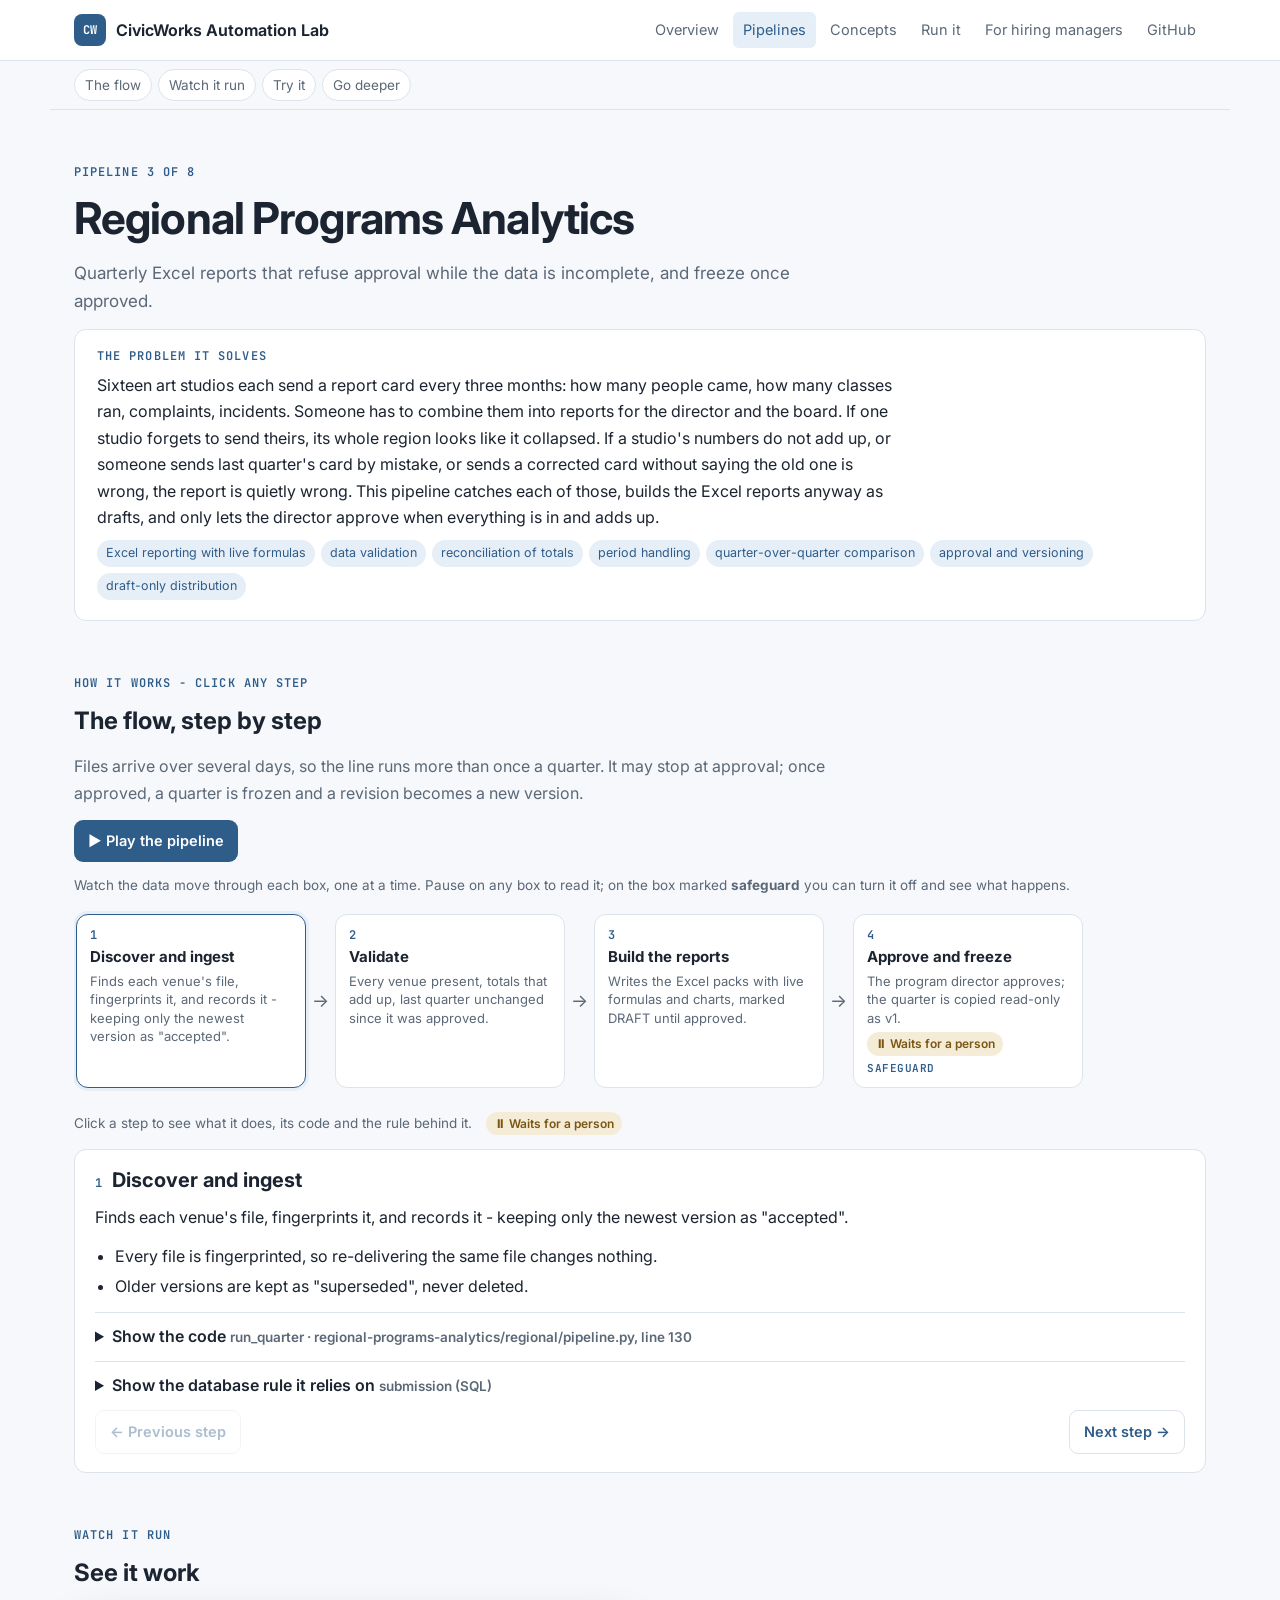
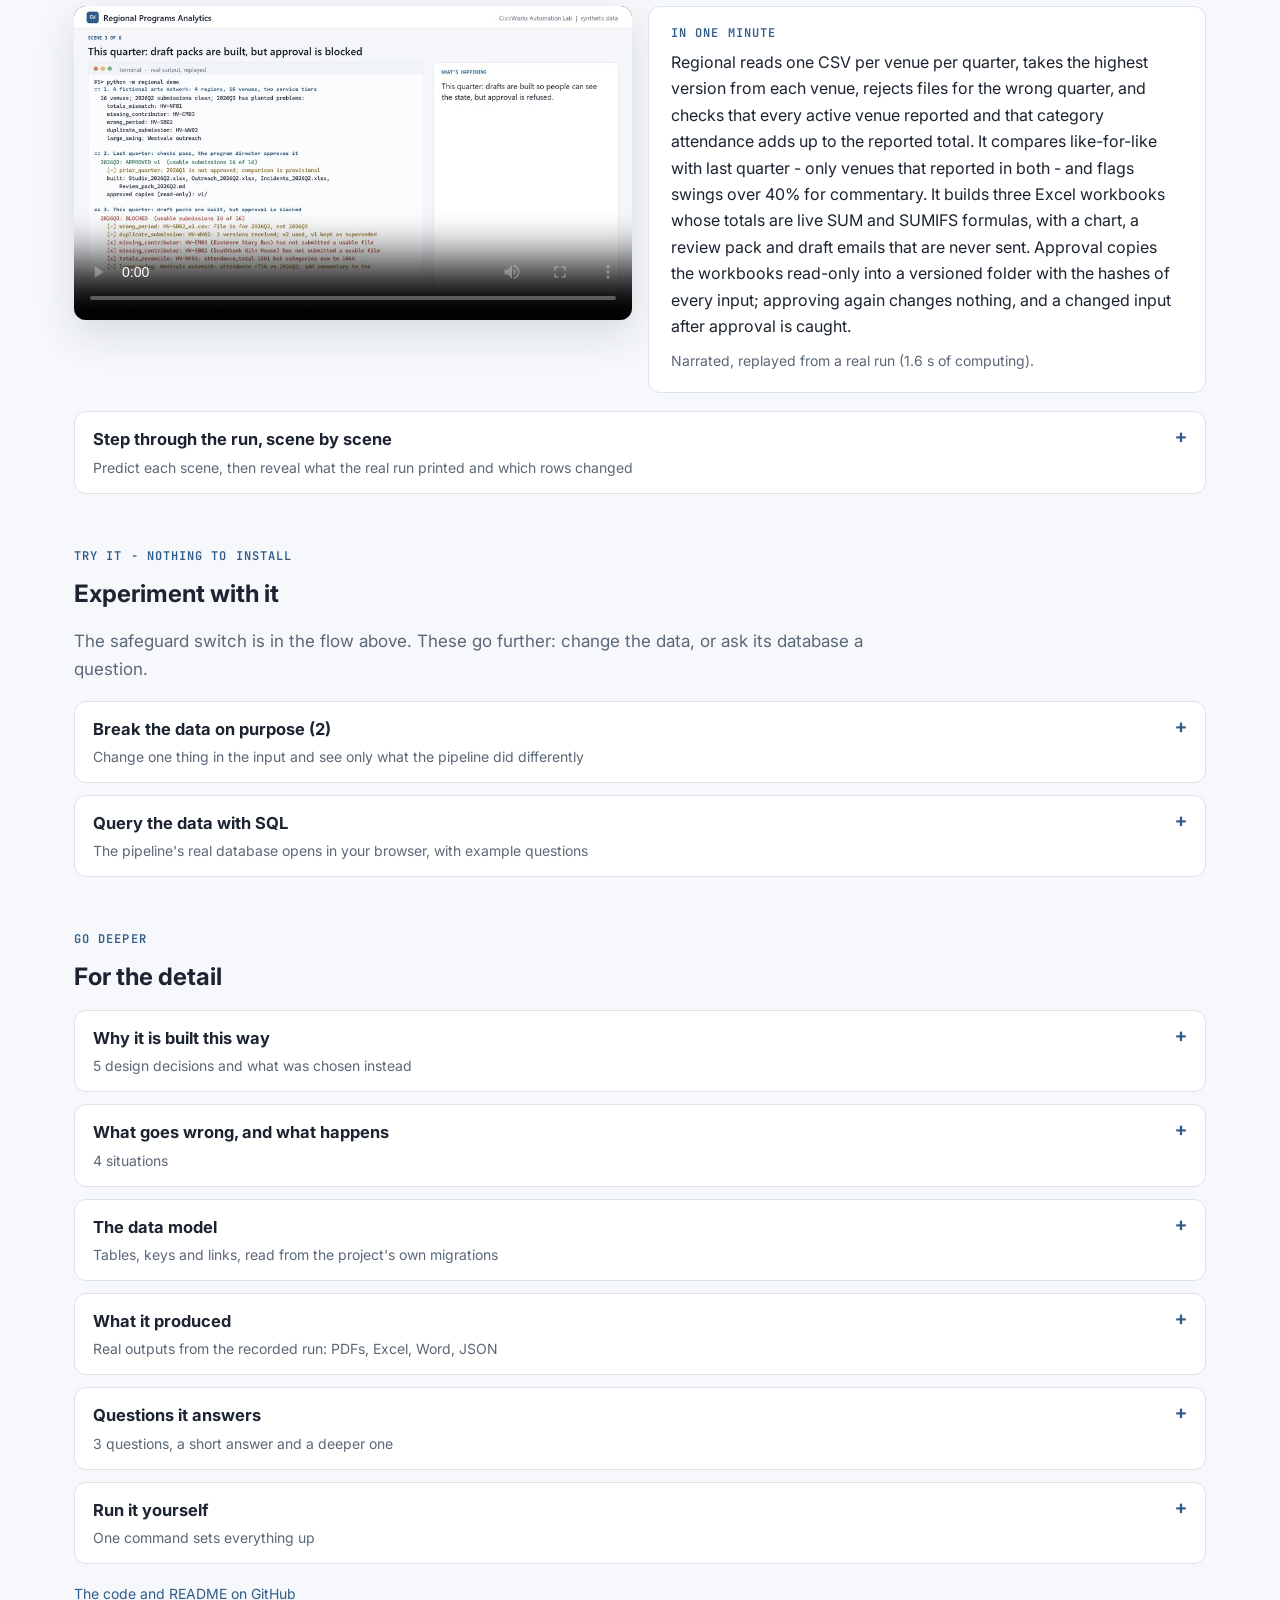
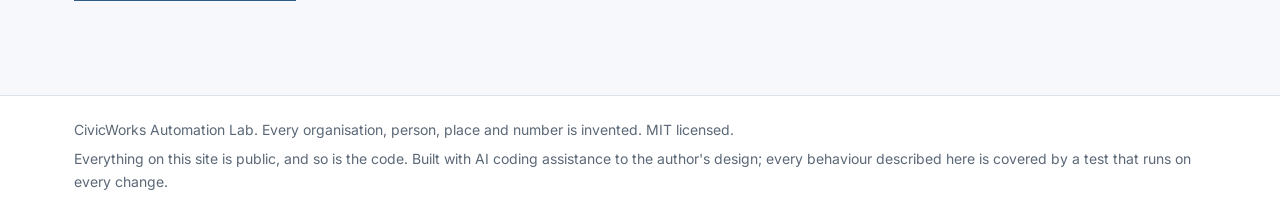
<file: docs/p/regional.html>
<!doctype html><html lang="en"><head><meta charset="utf-8">
<meta name="viewport" content="width=device-width, initial-scale=1"><title>Regional Programs Analytics</title>
<meta name="description" content="Eight tested data pipelines on invented data: validation, approvals, rollback, orchestration.">
<link rel="preconnect" href="https://fonts.googleapis.com"><link rel="stylesheet" href="https://fonts.googleapis.com/css2?family=Inter:wght@400;500;600;700&family=JetBrains+Mono:wght@400;600&display=swap">
<link rel="stylesheet" href="../assets/site.css"><link rel="stylesheet" href="../assets/flow.css"></head><body>
<header class="top"><div class="in"><a class="brand" href="../index.html"><i>CW</i>CivicWorks Automation Lab</a><nav><a href="../index.html" class="">Overview</a><a href="../index.html#pipelines" class="on">Pipelines</a><a href="../learn.html" class="">Concepts</a><a href="../run.html" class="">Run it</a><a href="../hiring.html" class="">For hiring managers</a><a href="https://github.com/data-dl/civicworks-automation-lab" class="">GitHub</a></nav></div></header>
<main><nav class="subnav"><a href="#flow">The flow</a><a href="#watch">Watch it run</a><a href="#try">Try it</a><a href="#deeper">Go deeper</a></nav>
<section class="phead"><span class="eyebrow">Pipeline 3 of 8</span><h1>Regional Programs Analytics</h1>
  <p class="lede">Quarterly Excel reports that refuse approval while the data is incomplete, and freeze once approved.</p>
  <div class="panel story"><span class="eyebrow">The problem it solves</span><p>Sixteen art studios each send a report card every three months: how many people came, how many classes ran, complaints, incidents. Someone has to combine them into reports for the director and the board. If one studio forgets to send theirs, its whole region looks like it collapsed. If a studio&#x27;s numbers do not add up, or someone sends last quarter&#x27;s card by mistake, or sends a corrected card without saying the old one is wrong, the report is quietly wrong. This pipeline catches each of those, builds the Excel reports anyway as drafts, and only lets the director approve when everything is in and adds up.</p>
  <div class="chips"><span class="chip">Excel reporting with live formulas</span><span class="chip">data validation</span><span class="chip">reconciliation of totals</span><span class="chip">period handling</span><span class="chip">quarter-over-quarter comparison</span><span class="chip">approval and versioning</span><span class="chip">draft-only distribution</span></div></div></section>
<section id="flow"><span class="eyebrow">How it works - click any step</span>
  <h2>The flow, step by step</h2>
  <div id="flowbox"></div>
  <script type="application/json" id="flow-data">{"flow": {"shape": "Files arrive over several days, so the line runs more than once a quarter. It may stop at approval; once approved, a quarter is frozen and a revision becomes a new version.", "nodes": [{"id": "discover", "name": "Discover and ingest", "does": "Finds each venue's file, fingerprints it, and records it - keeping only the newest version as \"accepted\".", "code": {"file": "regional/pipeline.py", "symbol": "run_quarter", "focus": "# -- discover", "lines": 30}, "plain": ["Every file is fingerprinted, so re-delivering the same file changes nothing.", "Older versions are kept as \"superseded\", never deleted."], "sql": {"object": "submission", "parts": [["CHECK (status IN ('accepted','superseded','rejected'))", "every file is in exactly one of three states"], ["UNIQUE (venue_id, quarter_id, version, file_sha256)", "the same file version cannot be recorded twice"], ["CREATE UNIQUE INDEX one_accepted_submission ... WHERE status = 'accepted'", "a partial index: at most ONE accepted file per venue and quarter - the database enforces it, not just the code"]], "text": "CREATE TABLE submission (\n    submission_id  INTEGER PRIMARY KEY AUTOINCREMENT,\n    venue_id       TEXT NOT NULL REFERENCES venue(venue_id),\n    quarter_id     TEXT NOT NULL REFERENCES quarter(quarter_id),\n    version        INTEGER NOT NULL,\n    file_name      TEXT NOT NULL,\n    file_sha256    TEXT NOT NULL,\n    status         TEXT NOT NULL CHECK (status IN ('accepted', 'superseded', 'rejected')),\n    reason         TEXT NOT NULL DEFAULT '',\n    UNIQUE (venue_id, quarter_id, version, file_sha256)\n);\n\nCREATE UNIQUE INDEX one_accepted_submission ON submission(venue_id, quarter_id) WHERE status = 'accepted';"}, "source": {"file": "regional-programs-analytics/regional/pipeline.py", "line": 130, "symbol": "run_quarter", "text": "# -- discover ---------------------------------------------------------------------------------\nstage = manifest.begin(\"discover\")\nfiles = sorted((ws.inbox / quarter).glob(\"*.csv\")) if (ws.inbox / quarter).exists() else []\nfor f in files:\n    manifest.add_input(f, ws.root)\nmanifest.end(stage, files=len(files))\n\nvenues = {r[\"venue_id\"]: dict(r) for r in con.execute(\"SELECT * FROM venue WHERE active = 1\")}\nresult.expected = len(venues)\n\n# -- ingest -----------------------------------------------------------------------------------\nstage = manifest.begin(\"ingest\")\nif frozen:\n    approved_inputs = json.loads(released[\"inputs_json\"])\n    changed = sorted(n for n, h in approved_inputs.items()\n                     if not (ws.inbox / quarter / n).exists() or sha256_file(ws.inbox / quarter / n) != h)\n    if changed:\n        finding(Finding(\"changed_since_approval\", \"blocking\",\n                        f\"{len(changed)} approved input(s) changed or vanished since v{released['version']} \"\n                        f\"was approved: {', '.join(changed[:4])}\"))\n    manifest.end(stage, \"skipped\", reason=f\"quarter approved as v{released['version']}; figures frozen\")\nelse:\n    con.execute(\"DELETE FROM measure WHERE submission_id IN (SELECT submission_id FROM submission \"\n                \"WHERE quarter_id = ?)\", (quarter,))\n    con.execute(\"DELETE FROM submission WHERE quarter_id = ?\", (quarter,))\n    candidates: dict[str, list[tuple[int, Path, list[dict]]]] = defaultdict(list)\n    for f in files:\n        match = FILE_NAME.match(f.name)\n        sha = sha256_file(f)\n        if not match or match[\"venue\"] not in venues:", "more": true}}, {"id": "validate", "name": "Validate", "does": "Every venue present, totals that add up, last quarter unchanged since it was approved.", "code": {"file": "regional/pipeline.py", "symbol": "run_quarter", "focus": "stage = manifest.begin(\"validate\")", "lines": 30}, "plain": ["missing_contributor - a venue that sent nothing usable.", "totals_reconcile - the parts must add up to the reported total.", "stale_prior_quarter - if an approved quarter's inputs changed, comparisons against it are not trusted."], "source": {"file": "regional-programs-analytics/regional/pipeline.py", "line": 194, "symbol": "run_quarter", "text": "stage = manifest.begin(\"validate\")\ncurrent = figures_by_venue(con, quarter)\nresult.accepted = len(current)\nfor venue_id in sorted(set(venues) - set(current)):\n    finding(Finding(\"missing_contributor\", \"blocking\", f\"{venue_id} ({venues[venue_id]['name']}) has not \"\n                                                        \"submitted a usable file\"))\nfor venue_id, fig in sorted(current.items()):\n    if fig.get(\"attendance_total\") != fig[\"attendance\"]:\n        finding(Finding(\"totals_reconcile\", \"blocking\",\n                        f\"{venue_id}: attendance_total {fig.get('attendance_total')} but categories sum to \"\n                        f\"{fig['attendance']}\"))\nprior = prior_quarter(quarter)\nprior_release = latest_release(con, prior)\nif prior_release is None:\n    finding(Finding(\"prior_quarter\", \"advisory\", f\"{prior} is not approved; comparison is provisional\"))\nelse:\n    inputs = json.loads(prior_release[\"inputs_json\"])\n    stale = [n for n, h in inputs.items()\n             if not (ws.inbox / prior / n).exists() or sha256_file(ws.inbox / prior / n) != h]\n    if stale:\n        finding(Finding(\"stale_prior_quarter\", \"blocking\",\n                        f\"{prior} inputs changed since that quarter was approved ({', '.join(stale[:3])}); \"\n                        \"re-approve it or restore the files before comparing\"))\nmanifest.end(stage, \"blocked\" if result.blocking else \"ok\", findings=[asdict(f) for f in result.findings])\n\n# -- compare ----------------------------------------------------------------------------------\nstage = manifest.begin(\"compare\")\nprevious = figures_by_venue(con, prior) if prior_release else {}\ncomparison = []\nregions = {r[\"region_code\"]: r[\"label\"] for r in con.execute(\"SELECT * FROM region ORDER BY region_code\")}", "more": true}}, {"id": "build", "name": "Build the reports", "does": "Writes the Excel packs with live formulas and charts, marked DRAFT until approved.", "code": {"file": "regional/workbooks.py", "symbol": "build_tier_workbook", "lines": 30}, "plain": ["Totals are Excel formulas (SUM, SUMIFS), so anyone can see how each number is made."], "source": {"file": "regional-programs-analytics/regional/workbooks.py", "line": 74, "symbol": "build_tier_workbook", "text": "def build_tier_workbook(path: Path, tier: str, ctx: dict) -> Path:\n    wb = Workbook()\n    _about(wb, ctx, f\"Harbor Arts Network - {tier.title()} programs, {ctx['quarter']}\")\n\n    venue = wb.create_sheet(\"By Venue\")\n    cols = [\"Venue ID\", \"Venue\", \"Region\", \"Sessions\", \"Attendance\", \"First-time visitors\", \"Complaints\",\n            \"Improvements\"]\n    _header(venue, 1, cols)\n    ids = sorted(v for v, d in ctx[\"venues\"].items() if d[\"tier\"] == tier)\n    for r, venue_id in enumerate(ids, start=2):\n        d = ctx[\"venues\"][venue_id]\n        fig = ctx[\"current\"].get(venue_id)\n        venue.cell(row=r, column=1, value=venue_id)\n        venue.cell(row=r, column=2, value=d[\"name\"])\n        venue.cell(row=r, column=3, value=ctx[\"regions\"][d[\"region_code\"]])\n        if fig is None:\n            venue.cell(row=r, column=4, value=\"NO SUBMISSION\").fill = FLAG_FILL\n            continue\n        for c, key in enumerate([\"sessions_delivered\", \"attendance\", \"first_time_visitors\", \"complaints\",\n                                 \"improvements_logged\"], start=4):\n            venue.cell(row=r, column=c, value=fig.get(key, 0))\n    last = len(ids) + 1\n    _widths(venue, [10, 28, 12, 10, 12, 12, 11, 13])\n\n    region = wb.create_sheet(\"By Region\")\n    _header(region, 1, [\"Region\", \"Sessions\", \"Attendance\", \"First-time visitors\", \"Complaints\"])\n    for r, label in enumerate(ctx[\"regions\"].values(), start=2):\n        region.cell(row=r, column=1, value=label)\n        for c, src in enumerate([\"D\", \"E\", \"F\", \"G\"], start=2):\n            region.cell(row=r, column=c,", "more": true}}, {"id": "approve", "name": "Approve and freeze", "does": "The program director approves; the quarter is copied read-only as v1.", "branch": {"kind": "hold", "label": "blocked until every problem is fixed"}, "safeguard": "blocking-checks", "code": {"file": "regional/pipeline.py", "symbol": "run_quarter", "focus": "if not approve_as:", "lines": 22}, "plain": ["Approval is refused while any blocking finding exists.", "Once approved, the quarter is never replaced - a revision becomes v2 beside v1."], "source": {"file": "regional-programs-analytics/regional/pipeline.py", "line": 272, "symbol": "run_quarter", "text": "if not approve_as:\n    result.verdict = \"BLOCKED\" if result.blocking else \"READY FOR APPROVAL\"\n    manifest.end(stage, \"skipped\")\nelif frozen:\n    result.verdict = f\"ALREADY APPROVED (v{released['version']}); nothing replaced\"\n    manifest.end(stage, \"blocked\", reason=\"use --new-version to approve a revision\")\nelif gate:\n    result.verdict = \"BLOCKED\"\n    manifest.end(stage, \"blocked\", blocking=len(result.blocking))\nelse:\n    version = (released[\"version\"] + 1) if released else 1\n    target = ws.approved / quarter / f\"v{version}\"\n    target.mkdir(parents=True, exist_ok=False)\n    outputs = {}\n    for path in built:\n        dest = target / path.name\n        shutil.copy2(path, dest)\n        dest.chmod(stat.S_IREAD | stat.S_IRGRP | stat.S_IROTH)\n        outputs[path.name] = sha256_file(dest)\n        manifest.add_output(dest, ws.root)\n    inputs = {r[\"file_name\"]: r[\"file_sha256\"] for r in con.execute(\n        \"SELECT file_name, file_sha256 FROM submission WHERE quarter_id = ? AND status = 'accepted'\", (quarter,))}", "more": true}, "switch": {"id": "off-blocking", "safeguard": "blocking-checks", "step": "approve", "title": "Let the director approve despite blocking problems", "protects": "A quarter cannot be approved while a venue is missing or its totals do not add up.", "predict": "In scene 3 one venue has not sent its file and another's totals are wrong. What gets approved, and what do the board and the regional leads receive?", "look_for": "Scene 3 approves the quarter with only 14 of 16 venues and a total that does not add up, and freezes it read-only as v1. When the missing and corrected files arrive in scene 4 it is too late: the quarter is \"already approved\" with the wrong numbers, and fixing it needs a new version.", "defend": "An approval is a promise that the numbers are complete. The pipeline will not let a person make that promise while it can see they are not."}}]}, "recorded": {"blocking-checks": {"diff": [{"scene": 3, "kind": "heading", "text": "== 3. This quarter: draft packs are built, but approval is blocked"}, {"scene": null, "kind": "removed", "text": "  2026Q3: BLOCKED  (usable submissions 14 of 16)"}, {"scene": 3, "kind": "added", "text": "  2026Q3: APPROVED v1  (usable submissions 14 of 16)"}, {"scene": 3, "kind": "added", "text": "    approved copies (read-only): v1/"}, {"scene": 4, "kind": "heading", "text": "== 4. Reminders went out; the late and corrected files arrive"}, {"scene": null, "kind": "removed", "text": "  2026Q3: APPROVED v1  (usable submissions 16 of 16)"}, {"scene": null, "kind": "removed", "text": "    [-] wrong_period: HV-SB02_v1.csv: file is for 2026Q2, not 2026Q3"}, {"scene": null, "kind": "removed", "text": "    [-] duplicate_submission: HV-NF01: 2 versions received; v2 used, v1 kept as superseded"}, {"scene": null, "kind": "removed", "text": "    [-] duplicate_submission: HV-WV02: 2 versions received; v2 used, v1 kept as superseded"}, {"scene": 4, "kind": "added", "text": "  2026Q3: ALREADY APPROVED (v1); nothing replaced  (usable submissions 14 of 16)"}, {"scene": 4, "kind": "added", "text": "    [x] missing_contributor: HV-EM03 (Eastmere Story Bus) has not submitted a usable file"}, {"scene": 4, "kind": "added", "text": "    [x] missing_contributor: HV-SB02 (Southbank Kiln House) has not submitted a usable file"}, {"scene": 4, "kind": "added", "text": "    [x] totals_reconcile: HV-NF01: attendance_total 1501 but categories sum to 1464"}, {"scene": null, "kind": "removed", "text": "    approved copies (read-only): v1/"}, {"scene": 5, "kind": "heading", "text": "== 5. Someone re-runs approval: the approved quarter is not replaced"}, {"scene": null, "kind": "removed", "text": "  2026Q3: ALREADY APPROVED (v1); nothing replaced  (usable submissions 16 of 16)"}, {"scene": 5, "kind": "added", "text": "  2026Q3: ALREADY APPROVED (v1); nothing replaced  (usable submissions 14 of 16)"}, {"scene": 5, "kind": "added", "text": "    [x] missing_contributor: HV-EM03 (Eastmere Story Bus) has not submitted a usable file"}, {"scene": 5, "kind": "added", "text": "    [x] missing_contributor: HV-SB02 (Southbank Kiln House) has not submitted a usable file"}, {"scene": 5, "kind": "added", "text": "    [x] totals_reconcile: HV-NF01: attendance_total 1501 but categories sum to 1464"}], "exit": 0, "look_for": "Scene 3 approves the quarter with only 14 of 16 venues and a total that does not add up, and freezes it read-only as v1. When the missing and corrected files arrive in scene 4 it is too late: the quarter is \"already approved\" with the wrong numbers, and fixing it needs a new version.", "defend": "An approval is a promise that the numbers are complete. The pipeline will not let a person make that promise while it can see they are not."}}}</script>
  <script src="../assets/flow.js"></script>
  <script>
  (() => {
    const d = JSON.parse(document.getElementById('flow-data').textContent);
    const f = renderFlow(document.getElementById('flowbox'), d.flow, { repo: "https://github.com/data-dl/civicworks-automation-lab",
      runSwitch: async node => d.recorded[node.safeguard] });
    if (location.hash === '#switch' && f.first >= 0) f.show(f.first);
  })();
  </script></section>
<section id="watch"><span class="eyebrow">Watch it run</span><h2>See it work</h2><div class="two"><video controls preload="metadata" poster="../videos/regional-poster.jpg" src="../videos/regional.mp4">
      <track kind="captions" src="../videos/regional.vtt" srclang="en" label="English" default></video>
      <div class="panel"><span class="eyebrow">In one minute</span><p>Regional reads one CSV per venue per quarter, takes the highest version from each venue, rejects files for the wrong quarter, and checks that every active venue reported and that category attendance adds up to the reported total. It compares like-for-like with last quarter - only venues that reported in both - and flags swings over 40% for commentary. It builds three Excel workbooks whose totals are live SUM and SUMIFS formulas, with a chart, a review pack and draft emails that are never sent. Approval copies the workbooks read-only into a versioned folder with the hashes of every input; approving again changes nothing, and a changed input after approval is caught.</p>
      <p class="m">Narrated, replayed from a real run (1.6 s of computing).</p></div></div>
      <details class='layer'><summary><b>Step through the run, scene by scene</b><span>Predict each scene, then reveal what the real run printed and which rows changed</span></summary><div class='layer-body'><div class='panel stepper' id='stepper'></div><script type='application/json' id='steps-data'>[{"title": "A fictional arts network: 4 regions, 16 venues, two service tiers", "lines": ["== 1. A fictional arts network: 4 regions, 16 venues, two service tiers", "  16 venues; 2026Q2 submissions clean; 2026Q3 has planted problems:", "    totals_mismatch: HV-NF01", "    missing_contributor: HV-EM03", "    wrong_period: HV-SB02", "    duplicate_submission: HV-WV02", "    large_swing: Westvale outreach", ""], "rows": {"traced": [{"source": "regional.sqlite::venue", "cols": ["venue_id", "name", "region_code", "tier", "active"], "rows": [{"row": ["HV-NF01", "Northfield Pixel Shed", "NF", "studio", "1"], "cells": [0], "token": "HV-NF01"}, {"row": ["HV-EM03", "Eastmere Story Bus", "EM", "outreach", "1"], "cells": [0], "token": "HV-EM03"}, {"row": ["HV-SB02", "Southbank Kiln House", "SB", "studio", "1"], "cells": [0], "token": "HV-SB02"}, {"row": ["HV-WV02", "Westvale Loom Rooms", "WV", "studio", "1"], "cells": [0], "token": "HV-WV02"}]}], "edits": [], "fresh": [{"source": "regional.sqlite::venue", "rows": 16}, {"source": "inbox/2026Q2/HV-EM01_v1.csv", "rows": 11}, {"source": "inbox/2026Q2/HV-EM02_v1.csv", "rows": 11}, {"source": "inbox/2026Q2/HV-EM03_v1.csv", "rows": 11}, {"source": "inbox/2026Q2/HV-EM04_v1.csv", "rows": 11}, {"source": "inbox/2026Q2/HV-NF01_v1.csv", "rows": 11}, {"source": "inbox/2026Q2/HV-NF02_v1.csv", "rows": 11}, {"source": "inbox/2026Q2/HV-NF03_v1.csv", "rows": 11}, {"source": "inbox/2026Q2/HV-NF04_v1.csv", "rows": 11}, {"source": "inbox/2026Q2/HV-SB01_v1.csv", "rows": 11}, {"source": "inbox/2026Q2/HV-SB02_v1.csv", "rows": 11}, {"source": "inbox/2026Q2/HV-SB03_v1.csv", "rows": 11}]}, "explain": "Sixteen venues; last quarter's files are clean and this quarter's carry five planted problems.", "predict": "Which planted problems do you think will block approval?", "answer": "The missing venue and the bad total block. The wrong-quarter file and the duplicate version are handled and noted; the swing only needs commentary."}, {"title": "Last quarter: checks pass, the program director approves it", "lines": ["== 2. Last quarter: checks pass, the program director approves it", "  2026Q2: APPROVED v1  (usable submissions 16 of 16)", "    [-] prior_quarter: 2026Q1 is not approved; comparison is provisional", "    built: Studio_2026Q2.xlsx, Outreach_2026Q2.xlsx, Incidents_2026Q2.xlsx, Review_pack_2026Q2.md", "    approved copies (read-only): v1/", ""], "rows": {"traced": [], "edits": [{"source": "regional.sqlite::measure", "cols": ["measure_id", "submission_id", "metric_code", "category", "amount"], "new_source": false, "added": [["1", "1", "attendance", "ceramics", "289"], ["2", "1", "attendance", "printmaking", "170"], ["3", "1", "attendance", "textiles", "342"], ["4", "1", "attendance", "digital media", "312"], ["5", "1", "attendance_total", "", "1113"], ["6", "1", "sessions_delivered", "", "38"], ["7", "1", "first_time_visitors", "", "399"], ["8", "1", "complaints", "", "5"], ["9", "1", "improvements_logged", "", "3"], ["10", "1", "incidents_minor", "", "0"], ["11", "1", "incidents_reportable", "", "1"], ["12", "2", "attendance", "ceramics", "315"]], "n_added": 176, "removed": [], "n_removed": 0, "changed": [], "n_changed": 0}, {"source": "regional.sqlite::submission", "cols": ["submission_id", "venue_id", "quarter_id", "version", "file_name", "file_sha256", "status", "reason"], "new_source": false, "added": [["1", "HV-EM01", "2026Q2", "1", "HV-EM01_v1.csv", "77425c1cbe9b6e25a46b0fc73ad3db7915ed0251c82892afb2e300c82584f61a", "accepted", ""], ["2", "HV-EM02", "2026Q2", "1", "HV-EM02_v1.csv", "eb0e6089c4c7371c90594a97557dbf8c1caba302c6106f932e7417e759fa8694", "accepted", ""], ["3", "HV-EM03", "2026Q2", "1", "HV-EM03_v1.csv", "bf9df2a6d267737739a9ca708d724010177427197fe3c9f9a434fa18c846d230", "accepted", ""], ["4", "HV-EM04", "2026Q2", "1", "HV-EM04_v1.csv", "1723a9f945708a0d24d2c3784a325705af389f9bafdd3cb96736b37912e07acf", "accepted", ""], ["5", "HV-NF01", "2026Q2", "1", "HV-NF01_v1.csv", "72fa539aaeaff00dcef163765840af42fae26f513dcc80711208fb69a80385ec", "accepted", ""], ["6", "HV-NF02", "2026Q2", "1", "HV-NF02_v1.csv", "062e7e767362da5f60bdf979557f224912a27f43588483b666f0d14e02877ffb", "accepted", ""], ["7", "HV-NF03", "2026Q2", "1", "HV-NF03_v1.csv", "22c35da405f956531cc41301a00829d02dad85b54159f457fc5bdfacb17eaf79", "accepted", ""], ["8", "HV-NF04", "2026Q2", "1", "HV-NF04_v1.csv", "26e800c0187eea36da577cf695c7b971aec41ba75982bc06077d06e796d1af0f", "accepted", ""], ["9", "HV-SB01", "2026Q2", "1", "HV-SB01_v1.csv", "65b2a7e6578c5a2f8116eea659db7087071542712f543750b0a3d162b90c8bfc", "accepted", ""], ["10", "HV-SB02", "2026Q2", "1", "HV-SB02_v1.csv", "5a3b0a448951176dd8074007f55f4dbfa2e75607b58db04c6a2aac650306b47f", "accepted", ""], ["11", "HV-SB03", "2026Q2", "1", "HV-SB03_v1.csv", "0ab7bbed9534005734ca2305b7f0327a037edfcb09454eaefb56c4949d354654", "accepted", ""], ["12", "HV-SB04", "2026Q2", "1", "HV-SB04_v1.csv", "d20e65c8ce7b695ca792a5ce6b496e9629d92bceab971f92dfdfc99e084d0f8d", "accepted", ""]], "n_added": 16, "removed": [], "n_removed": 0, "changed": [], "n_changed": 0}, {"source": "regional.sqlite::report_release", "cols": ["report_id", "quarter_id", "version", "approved_by", "approved_at", "inputs_json", "outputs_json"], "new_source": false, "added": [["1", "2026Q2", "1", "program director", "2026-11-25T00:42:16+00:00", "{\"HV-EM01_v1.csv\": \"77425c1cbe9b6e25a46b0fc73ad3db7915ed0251c82892afb2e300c82584f61a\", \"HV-EM02_v1.csv\": \"eb0e6089c4c7371c90594a97557dbf8c1caba302c6106f932e7417e759fa8694\", \"HV-EM03_v1.csv\": \"bf9df2a6d267737739a9ca708d724010177427197fe3c9f9a434fa18c846d230\", \"HV-EM04_v1.csv\": \"1723a9f945708a0d24d2c3784a325705af389f9bafdd3cb96736b37912e07acf\", \"HV-NF01_v1.csv\": \"72fa539aaeaff00dcef163765840af42fae26f513dcc80711208fb69a80385ec\", \"HV-NF02_v1.csv\": \"062e7e767362da5f60bdf979557f224912a27f43588483b666f0d14e02877ffb\", \"HV-NF03_v1.csv\": \"22c35da405f956531cc41301a00829d02dad85b54159f457fc5bdfacb17eaf79\", \"HV-NF04_v1.csv\": \"26e800c0187eea36da577cf695c7b971aec41ba75982bc06077d06e796d1af0f\", \"HV-SB01_v1.csv\": \"65b2a7e6578c5a2f8116eea659db7087071542712f543750b0a3d162b90c8bfc\", \"HV-SB02_v1.csv\": \"5a3b0a448951176dd8074007f55f4dbfa2e75607b58db04c6a2aac650306b47f\", \"HV-SB03_v1.csv\": \"0ab7bbed9534005734ca2305b7f0327a037edfcb09454eaefb56c4949d354654\", \"HV-SB04_v1.csv\": \"d20e65c8ce7b695ca792a5ce6b496e9629d92bceab971f92dfdfc99e084d0f8d\", \"HV-WV01_v1.csv\": \"bb5a4b264405e160d18d5223bbb0ef4f5216bbe659e0fda434aabc0982b35c3a\", \"HV-WV02_v1.csv\": \"1b659bc98a4098918a6bef45d7ed1c043776a93a8a382fecedff29ff1ebcbb1b\", \"HV-WV03_v1.csv\": \"bbc93c35e1a7bb0e11885997e994b045cd8b58dab0c0b1c8aab1396192e6624e\", \"HV-WV04_v1.csv\": \"9a945317bd05eb79344574176121da8f2c5fb1213c9a0d0123b75ab9a19330bd\"}", "{\"Studio_2026Q2.xlsx\": \"5d28521c499b596e426b250ef3451239a1139990d95b8d182cd7fbbbfd5972ce\", \"Outreach_2026Q2.xlsx\": \"72c18c5b1525954200f3593ff5496f4ea807ac5a92ada4ae02396747f5f394a3\", \"Incidents_2026Q2.xlsx\": \"f75c3404abd08a918f0a884f73d247b14f547c9779ec87849ef77edc6fa0164f\"}"]], "n_added": 1, "removed": [], "n_removed": 0, "changed": [], "n_changed": 0}], "fresh": [{"source": "approved/2026Q2/v1/Incidents_2026Q2.xlsx > Incidents", "rows": 17}, {"source": "drafts/2026Q2/Incidents_2026Q2.xlsx > Incidents", "rows": 17}, {"source": "approved/2026Q2/v1/Outreach_2026Q2.xlsx > By Venue", "rows": 8}, {"source": "approved/2026Q2/v1/Studio_2026Q2.xlsx > By Venue", "rows": 8}, {"source": "drafts/2026Q2/Outreach_2026Q2.xlsx > By Venue", "rows": 8}, {"source": "drafts/2026Q2/Studio_2026Q2.xlsx > By Venue", "rows": 8}, {"source": "approved/2026Q2/v1/Outreach_2026Q2.xlsx > Summary", "rows": 6}, {"source": "approved/2026Q2/v1/Studio_2026Q2.xlsx > Summary", "rows": 6}, {"source": "drafts/2026Q2/Outreach_2026Q2.xlsx > Summary", "rows": 6}, {"source": "drafts/2026Q2/Studio_2026Q2.xlsx > Summary", "rows": 6}, {"source": "approved/2026Q2/v1/Incidents_2026Q2.xlsx > About", "rows": 5}, {"source": "approved/2026Q2/v1/Outreach_2026Q2.xlsx > About", "rows": 5}]}, "explain": "Last quarter passes every check and the program director approves it. The workbooks are frozen read-only.", "predict": "What makes last quarter usable as a comparison now?", "answer": "It is approved, and its input hashes are recorded, so any later change to it will be detected."}, {"title": "This quarter: draft packs are built, but approval is blocked", "lines": ["== 3. This quarter: draft packs are built, but approval is blocked", "  2026Q3: BLOCKED  (usable submissions 14 of 16)", "    [-] wrong_period: HV-SB02_v1.csv: file is for 2026Q2, not 2026Q3", "    [-] duplicate_submission: HV-WV02: 2 versions received; v2 used, v1 kept as superseded", "    [x] missing_contributor: HV-EM03 (Eastmere Story Bus) has not submitted a usable file", "    [x] missing_contributor: HV-SB02 (Southbank Kiln House) has not submitted a usable file", "    [x] totals_reconcile: HV-NF01: attendance_total 1501 but categories sum to 1464", "    [-] large_swing: Westvale outreach: attendance +71% vs 2026Q2; add commentary to the review pack", "    built: Studio_2026Q3.xlsx, Outreach_2026Q3.xlsx, Incidents_2026Q3.xlsx, Review_pack_2026Q3.md", ""], "rows": {"traced": [{"source": "approved/2026Q2/v1/Incidents_2026Q2.xlsx > Incidents", "cols": ["Venue ID", "Venue", "Region", "Tier", "Minor", "Reportable", "Total"], "rows": [{"row": ["HV-EM03", "Eastmere Story Bus", "Eastmere", "outreach", "2", "0", "=E4+F4"], "cells": [0], "token": "HV-EM03"}, {"row": ["HV-NF01", "Northfield Pixel Shed", "Northfield", "studio", "1", "0", "=E6+F6"], "cells": [0], "token": "HV-NF01"}, {"row": ["HV-SB02", "Southbank Kiln House", "Southbank", "studio", "4", "0", "=E11+F11"], "cells": [0], "token": "HV-SB02"}, {"row": ["HV-WV02", "Westvale Loom Rooms", "Westvale", "studio", "3", "1", "=E15+F15"], "cells": [0], "token": "HV-WV02"}]}, {"source": "approved/2026Q2/v1/Outreach_2026Q2.xlsx > By Venue", "cols": ["Venue ID", "Venue", "Region", "Sessions", "Attendance", "First-time visitors", "Complaints", "Improvements"], "rows": [{"row": ["HV-EM03", "Eastmere Story Bus", "Eastmere", "31", "717", "291", "1", "4"], "cells": [0], "token": "HV-EM03"}]}, {"source": "approved/2026Q2/v1/Studio_2026Q2.xlsx > By Venue", "cols": ["Venue ID", "Venue", "Region", "Sessions", "Attendance", "First-time visitors", "Complaints", "Improvements"], "rows": [{"row": ["HV-NF01", "Northfield Pixel Shed", "Northfield", "57", "1386", "353", "5", "5"], "cells": [0], "token": "HV-NF01"}, {"row": ["HV-SB02", "Southbank Kiln House", "Southbank", "42", "1269", "268", "4", "5"], "cells": [0], "token": "HV-SB02"}, {"row": ["HV-WV02", "Westvale Loom Rooms", "Westvale", "61", "1233", "499", "0", "5"], "cells": [0], "token": "HV-WV02"}]}, {"source": "drafts/2026Q2/Incidents_2026Q2.xlsx > Incidents", "cols": ["Venue ID", "Venue", "Region", "Tier", "Minor", "Reportable", "Total"], "rows": [{"row": ["HV-EM03", "Eastmere Story Bus", "Eastmere", "outreach", "2", "0", "=E4+F4"], "cells": [0], "token": "HV-EM03"}, {"row": ["HV-NF01", "Northfield Pixel Shed", "Northfield", "studio", "1", "0", "=E6+F6"], "cells": [0], "token": "HV-NF01"}, {"row": ["HV-SB02", "Southbank Kiln House", "Southbank", "studio", "4", "0", "=E11+F11"], "cells": [0], "token": "HV-SB02"}, {"row": ["HV-WV02", "Westvale Loom Rooms", "Westvale", "studio", "3", "1", "=E15+F15"], "cells": [0], "token": "HV-WV02"}]}, {"source": "drafts/2026Q2/Outreach_2026Q2.xlsx > By Venue", "cols": ["Venue ID", "Venue", "Region", "Sessions", "Attendance", "First-time visitors", "Complaints", "Improvements"], "rows": [{"row": ["HV-EM03", "Eastmere Story Bus", "Eastmere", "31", "717", "291", "1", "4"], "cells": [0], "token": "HV-EM03"}]}], "edits": [{"source": "regional.sqlite::measure", "cols": ["measure_id", "submission_id", "metric_code", "category", "amount"], "new_source": false, "added": [["177", "18", "attendance", "ceramics", "337"], ["178", "18", "attendance", "printmaking", "403"], ["179", "18", "attendance", "textiles", "417"], ["180", "18", "attendance", "digital media", "152"], ["181", "18", "attendance_total", "", "1309"], ["182", "18", "sessions_delivered", "", "62"], ["183", "18", "first_time_visitors", "", "288"], ["184", "18", "complaints", "", "3"], ["185", "18", "improvements_logged", "", "0"], ["186", "18", "incidents_minor", "", "2"], ["187", "18", "incidents_reportable", "", "0"], ["188", "19", "attendance", "ceramics", "361"]], "n_added": 154, "removed": [], "n_removed": 0, "changed": [], "n_changed": 0}, {"source": "regional.sqlite::submission", "cols": ["submission_id", "venue_id", "quarter_id", "version", "file_name", "file_sha256", "status", "reason"], "new_source": false, "added": [["17", "HV-SB02", "2026Q3", "1", "HV-SB02_v1.csv", "85b3be9829d6c1595b1a03968b74f6399c7584296ba08c3df1708a588db5556d", "rejected", "file is for 2026Q2, not 2026Q3"], ["18", "HV-EM01", "2026Q3", "1", "HV-EM01_v1.csv", "0e450218e05328a954475cf1692ae11078320546ae0e0485d7bf77d60fa5da1e", "accepted", ""], ["19", "HV-EM02", "2026Q3", "1", "HV-EM02_v1.csv", "6a444c7b9617f35445e5fa70436add0cfa27819f34fd41c868693c3ce92f552a", "accepted", ""], ["20", "HV-EM04", "2026Q3", "1", "HV-EM04_v1.csv", "5f07ca992835ebd9285b1be1dc42622bf485aa9cc1aa6a2f065229e878ff7ff9", "accepted", ""], ["21", "HV-NF01", "2026Q3", "1", "HV-NF01_v1.csv", "afd2a6e8bbee0fce3dc510cf17a207729daac90547e59d004e3bf7f8e20a55ca", "accepted", ""], ["22", "HV-NF02", "2026Q3", "1", "HV-NF02_v1.csv", "b3dbf939a81a7521a898f4bb287a7be4e9bce7bdb94699fad7dc300c29841d6d", "accepted", ""], ["23", "HV-NF03", "2026Q3", "1", "HV-NF03_v1.csv", "5fb2de1a9169bcde2dd61d55a386972cdcacaff44af8041e15605b6a190065c8", "accepted", ""], ["24", "HV-NF04", "2026Q3", "1", "HV-NF04_v1.csv", "af306f903d68f3a17c076d0da35c0cd93c8d14af13f04262149ec0774b4d3bc0", "accepted", ""], ["25", "HV-SB01", "2026Q3", "1", "HV-SB01_v1.csv", "846a0e2c73563d83fe0f1952213d6ae681488cd1640cb9cf5b17f3341a5de40e", "accepted", ""], ["26", "HV-SB03", "2026Q3", "1", "HV-SB03_v1.csv", "c0631abac70918df2e899fcd9b3aa28171e08bd2cf9eed342b905c057a8f4f16", "accepted", ""], ["27", "HV-SB04", "2026Q3", "1", "HV-SB04_v1.csv", "7a20d72c45d0bcc7bfccfcac1cf0a120b507292cdabf788b870b7507f85719f4", "accepted", ""], ["28", "HV-WV01", "2026Q3", "1", "HV-WV01_v1.csv", "7a981cdbc320da11553876e1575942452400ff132facf142f57478a85f7aeb8b", "accepted", ""]], "n_added": 16, "removed": [], "n_removed": 0, "changed": [], "n_changed": 0}], "fresh": [{"source": "drafts/2026Q3/Incidents_2026Q3.xlsx > Incidents", "rows": 17}, {"source": "drafts/2026Q3/Outreach_2026Q3.xlsx > By Venue", "rows": 8}, {"source": "drafts/2026Q3/Studio_2026Q3.xlsx > By Venue", "rows": 8}, {"source": "drafts/2026Q3/Incidents_2026Q3.xlsx > QA Checks", "rows": 6}, {"source": "drafts/2026Q3/Outreach_2026Q3.xlsx > Summary", "rows": 6}, {"source": "drafts/2026Q3/Outreach_2026Q3.xlsx > QA Checks", "rows": 6}, {"source": "drafts/2026Q3/Studio_2026Q3.xlsx > Summary", "rows": 6}, {"source": "drafts/2026Q3/Studio_2026Q3.xlsx > QA Checks", "rows": 6}, {"source": "drafts/2026Q3/Incidents_2026Q3.xlsx > About", "rows": 5}, {"source": "drafts/2026Q3/Outreach_2026Q3.xlsx > About", "rows": 5}, {"source": "drafts/2026Q3/Studio_2026Q3.xlsx > About", "rows": 5}, {"source": "drafts/2026Q3/Outreach_2026Q3.xlsx > By Region", "rows": 4}]}, "explain": "This quarter: drafts are built so people can see the state, but approval is refused.", "predict": "Why do two venues show as missing when only one forgot to send a file?", "answer": "The other sent last quarter's file by mistake; it was rejected as the wrong period, so that venue has no usable file."}, {"title": "Reminders went out; the late and corrected files arrive", "lines": ["== 4. Reminders went out; the late and corrected files arrive", "    received HV-EM03_v1.csv", "    received HV-SB02_v2.csv", "    received HV-NF01_v2.csv", "  2026Q3: APPROVED v1  (usable submissions 16 of 16)", "    [-] wrong_period: HV-SB02_v1.csv: file is for 2026Q2, not 2026Q3", "    [-] duplicate_submission: HV-NF01: 2 versions received; v2 used, v1 kept as superseded", "    [-] duplicate_submission: HV-WV02: 2 versions received; v2 used, v1 kept as superseded", "    [-] large_swing: Westvale outreach: attendance +71% vs 2026Q2; add commentary to the review pack", "    built: Studio_2026Q3.xlsx, Outreach_2026Q3.xlsx, Incidents_2026Q3.xlsx, Review_pack_2026Q3.md", "    approved copies (read-only): v1/", ""], "rows": {"traced": [{"source": "approved/2026Q2/v1/Incidents_2026Q2.xlsx > Incidents", "cols": ["Venue ID", "Venue", "Region", "Tier", "Minor", "Reportable", "Total"], "rows": [{"row": ["HV-NF01", "Northfield Pixel Shed", "Northfield", "studio", "1", "0", "=E6+F6"], "cells": [0], "token": "HV-NF01"}, {"row": ["HV-WV02", "Westvale Loom Rooms", "Westvale", "studio", "3", "1", "=E15+F15"], "cells": [0], "token": "HV-WV02"}]}, {"source": "approved/2026Q2/v1/Studio_2026Q2.xlsx > By Venue", "cols": ["Venue ID", "Venue", "Region", "Sessions", "Attendance", "First-time visitors", "Complaints", "Improvements"], "rows": [{"row": ["HV-NF01", "Northfield Pixel Shed", "Northfield", "57", "1386", "353", "5", "5"], "cells": [0], "token": "HV-NF01"}, {"row": ["HV-WV02", "Westvale Loom Rooms", "Westvale", "61", "1233", "499", "0", "5"], "cells": [0], "token": "HV-WV02"}]}, {"source": "approved/2026Q3/v1/Incidents_2026Q3.xlsx > Incidents", "cols": ["Venue ID", "Venue", "Region", "Tier", "Minor", "Reportable", "Total"], "rows": [{"row": ["HV-NF01", "Northfield Pixel Shed", "Northfield", "studio", "1", "0", "=E6+F6"], "cells": [0], "token": "HV-NF01"}, {"row": ["HV-WV02", "Westvale Loom Rooms", "Westvale", "studio", "4", "1", "=E15+F15"], "cells": [0], "token": "HV-WV02"}]}, {"source": "approved/2026Q3/v1/Incidents_2026Q3.xlsx > QA Checks", "cols": ["Severity", "Rule", "Detail"], "rows": [{"row": ["advisory", "duplicate_submission", "HV-NF01: 2 versions received; v2 used, v1 kept as superseded"], "cells": [2], "token": "HV-NF01"}, {"row": ["advisory", "duplicate_submission", "HV-WV02: 2 versions received; v2 used, v1 kept as superseded"], "cells": [2], "token": "HV-WV02"}]}, {"source": "approved/2026Q3/v1/Outreach_2026Q3.xlsx > QA Checks", "cols": ["Severity", "Rule", "Detail"], "rows": [{"row": ["advisory", "duplicate_submission", "HV-NF01: 2 versions received; v2 used, v1 kept as superseded"], "cells": [2], "token": "HV-NF01"}, {"row": ["advisory", "duplicate_submission", "HV-WV02: 2 versions received; v2 used, v1 kept as superseded"], "cells": [2], "token": "HV-WV02"}]}], "edits": [{"source": "regional.sqlite::submission", "cols": ["submission_id", "venue_id", "quarter_id", "version", "file_name", "file_sha256", "status", "reason"], "new_source": false, "added": [["36", "HV-EM03", "2026Q3", "1", "HV-EM03_v1.csv", "90e6bfeec2e0a4fd83eca03235cd57a98c9e1436fd9ce9e40dafebd44098311f", "accepted", ""], ["38", "HV-NF01", "2026Q3", "1", "HV-NF01_v1.csv", "afd2a6e8bbee0fce3dc510cf17a207729daac90547e59d004e3bf7f8e20a55ca", "superseded", "replaced by v2"], ["39", "HV-NF01", "2026Q3", "2", "HV-NF01_v2.csv", "644e9c21e9af151dc2ffe8bf2ff645293dd377d418cd5cf4c5d2fa5426e666de", "accepted", ""], ["44", "HV-SB02", "2026Q3", "2", "HV-SB02_v2.csv", "98bede133dd5a3927ec71712d3d0a628ebe5405317c3ec8797a03c0ca8a4c102", "accepted", ""]], "n_added": 4, "removed": [["21", "HV-NF01", "2026Q3", "1", "HV-NF01_v1.csv", "afd2a6e8bbee0fce3dc510cf17a207729daac90547e59d004e3bf7f8e20a55ca", "accepted", ""]], "n_removed": 1, "changed": [{"row": ["33", "HV-SB02", "2026Q3", "1", "HV-SB02_v1.csv", "85b3be9829d6c1595b1a03968b74f6399c7584296ba08c3df1708a588db5556d", "rejected", "file is for 2026Q2, not 2026Q3"], "before": ["17", "HV-SB02", "2026Q3", "1", "HV-SB02_v1.csv", "85b3be9829d6c1595b1a03968b74f6399c7584296ba08c3df1708a588db5556d", "rejected", "file is for 2026Q2, not 2026Q3"], "cells": [0]}, {"row": ["34", "HV-EM01", "2026Q3", "1", "HV-EM01_v1.csv", "0e450218e05328a954475cf1692ae11078320546ae0e0485d7bf77d60fa5da1e", "accepted", ""], "before": ["18", "HV-EM01", "2026Q3", "1", "HV-EM01_v1.csv", "0e450218e05328a954475cf1692ae11078320546ae0e0485d7bf77d60fa5da1e", "accepted", ""], "cells": [0]}, {"row": ["35", "HV-EM02", "2026Q3", "1", "HV-EM02_v1.csv", "6a444c7b9617f35445e5fa70436add0cfa27819f34fd41c868693c3ce92f552a", "accepted", ""], "before": ["19", "HV-EM02", "2026Q3", "1", "HV-EM02_v1.csv", "6a444c7b9617f35445e5fa70436add0cfa27819f34fd41c868693c3ce92f552a", "accepted", ""], "cells": [0]}, {"row": ["37", "HV-EM04", "2026Q3", "1", "HV-EM04_v1.csv", "5f07ca992835ebd9285b1be1dc42622bf485aa9cc1aa6a2f065229e878ff7ff9", "accepted", ""], "before": ["20", "HV-EM04", "2026Q3", "1", "HV-EM04_v1.csv", "5f07ca992835ebd9285b1be1dc42622bf485aa9cc1aa6a2f065229e878ff7ff9", "accepted", ""], "cells": [0]}, {"row": ["40", "HV-NF02", "2026Q3", "1", "HV-NF02_v1.csv", "b3dbf939a81a7521a898f4bb287a7be4e9bce7bdb94699fad7dc300c29841d6d", "accepted", ""], "before": ["22", "HV-NF02", "2026Q3", "1", "HV-NF02_v1.csv", "b3dbf939a81a7521a898f4bb287a7be4e9bce7bdb94699fad7dc300c29841d6d", "accepted", ""], "cells": [0]}, {"row": ["41", "HV-NF03", "2026Q3", "1", "HV-NF03_v1.csv", "5fb2de1a9169bcde2dd61d55a386972cdcacaff44af8041e15605b6a190065c8", "accepted", ""], "before": ["23", "HV-NF03", "2026Q3", "1", "HV-NF03_v1.csv", "5fb2de1a9169bcde2dd61d55a386972cdcacaff44af8041e15605b6a190065c8", "accepted", ""], "cells": [0]}, {"row": ["42", "HV-NF04", "2026Q3", "1", "HV-NF04_v1.csv", "af306f903d68f3a17c076d0da35c0cd93c8d14af13f04262149ec0774b4d3bc0", "accepted", ""], "before": ["24", "HV-NF04", "2026Q3", "1", "HV-NF04_v1.csv", "af306f903d68f3a17c076d0da35c0cd93c8d14af13f04262149ec0774b4d3bc0", "accepted", ""], "cells": [0]}, {"row": ["43", "HV-SB01", "2026Q3", "1", "HV-SB01_v1.csv", "846a0e2c73563d83fe0f1952213d6ae681488cd1640cb9cf5b17f3341a5de40e", "accepted", ""], "before": ["25", "HV-SB01", "2026Q3", "1", "HV-SB01_v1.csv", "846a0e2c73563d83fe0f1952213d6ae681488cd1640cb9cf5b17f3341a5de40e", "accepted", ""], "cells": [0]}, {"row": ["45", "HV-SB03", "2026Q3", "1", "HV-SB03_v1.csv", "c0631abac70918df2e899fcd9b3aa28171e08bd2cf9eed342b905c057a8f4f16", "accepted", ""], "before": ["26", "HV-SB03", "2026Q3", "1", "HV-SB03_v1.csv", "c0631abac70918df2e899fcd9b3aa28171e08bd2cf9eed342b905c057a8f4f16", "accepted", ""], "cells": [0]}, {"row": ["46", "HV-SB04", "2026Q3", "1", "HV-SB04_v1.csv", "7a20d72c45d0bcc7bfccfcac1cf0a120b507292cdabf788b870b7507f85719f4", "accepted", ""], "before": ["27", "HV-SB04", "2026Q3", "1", "HV-SB04_v1.csv", "7a20d72c45d0bcc7bfccfcac1cf0a120b507292cdabf788b870b7507f85719f4", "accepted", ""], "cells": [0]}, {"row": ["47", "HV-WV01", "2026Q3", "1", "HV-WV01_v1.csv", "7a981cdbc320da11553876e1575942452400ff132facf142f57478a85f7aeb8b", "accepted", ""], "before": ["28", "HV-WV01", "2026Q3", "1", "HV-WV01_v1.csv", "7a981cdbc320da11553876e1575942452400ff132facf142f57478a85f7aeb8b", "accepted", ""], "cells": [0]}, {"row": ["48", "HV-WV02", "2026Q3", "1", "HV-WV02_v1.csv", "bacb3dc01350284348320422798ad45a3f60f9fdca609aee4bee56de6fd0d407", "superseded", "replaced by v2"], "before": ["29", "HV-WV02", "2026Q3", "1", "HV-WV02_v1.csv", "bacb3dc01350284348320422798ad45a3f60f9fdca609aee4bee56de6fd0d407", "superseded", "replaced by v2"], "cells": [0]}], "n_changed": 15}, {"source": "drafts/2026Q3/Studio_2026Q3.xlsx > By Venue", "cols": ["Venue ID", "Venue", "Region", "Sessions", "Attendance", "First-time visitors", "Complaints", "Improvements"], "new_source": false, "added": [], "n_added": 0, "removed": [], "n_removed": 0, "changed": [{"row": ["HV-NF01", "Northfield Pixel Shed", "Northfield", "60", "1395", "359", "6", "3"], "before": ["HV-NF01", "Northfield Pixel Shed", "Northfield", "81", "1464", "282", "6", "0"], "cells": [3, 4, 5, 7]}, {"row": ["HV-SB02", "Southbank Kiln House", "Southbank", "54", "1209", "443", "6", "1"], "before": ["HV-SB02", "Southbank Kiln House", "Southbank", "NO SUBMISSION", "", "", "", ""], "cells": [3, 4, 5, 6, 7]}], "n_changed": 2}, {"source": "drafts/2026Q3/Studio_2026Q3.xlsx > Quarter Comparison", "cols": ["Region", "Attendance 2026Q2", "Attendance 2026Q3", "Change", "Flag"], "new_source": false, "added": [], "n_added": 0, "removed": [], "n_removed": 0, "changed": [{"row": ["Northfield", "2753", "2668", "=IF(B3>0,C3/B3-1,\"n/a\")", ""], "before": ["Northfield", "2753", "2737", "=IF(B3>0,C3/B3-1,\"n/a\")", ""], "cells": [2]}, {"row": ["Southbank", "2582", "2626", "=IF(B4>0,C4/B4-1,\"n/a\")", ""], "before": ["Southbank", "1313", "1417", "=IF(B4>0,C4/B4-1,\"n/a\")", "1 venue(s) not compared"], "cells": [1, 2, 4]}], "n_changed": 2}, {"source": "drafts/2026Q3/Incidents_2026Q3.xlsx > Incidents", "cols": ["Venue ID", "Venue", "Region", "Tier", "Minor", "Reportable", "Total"], "new_source": false, "added": [["HV-EM03", "Eastmere Story Bus", "Eastmere", "outreach", "2", "2", "=E4+F4"], ["HV-SB02", "Southbank Kiln House", "Southbank", "studio", "4", "1", "=E11+F11"]], "n_added": 2, "removed": [["HV-EM03", "Eastmere Story Bus", "Eastmere", "outreach", "NO SUBMISSION", "", ""], ["HV-SB02", "Southbank Kiln House", "Southbank", "studio", "NO SUBMISSION", "", ""]], "n_removed": 2, "changed": [{"row": ["HV-NF01", "Northfield Pixel Shed", "Northfield", "studio", "1", "0", "=E6+F6"], "before": ["HV-NF01", "Northfield Pixel Shed", "Northfield", "studio", "3", "0", "=E6+F6"], "cells": [4]}], "n_changed": 1}, {"source": "drafts/2026Q3/Incidents_2026Q3.xlsx > About", "cols": ["Harbor Arts Network - incident summary, 2026Q3", ""], "new_source": false, "added": [], "n_added": 0, "removed": [], "n_removed": 0, "changed": [{"row": ["Status", "APPROVED"], "before": ["Status", "DRAFT"], "cells": [1]}], "n_changed": 1}], "fresh": [{"source": "approved/2026Q3/v1/Incidents_2026Q3.xlsx > Incidents", "rows": 17}, {"source": "inbox/2026Q3/HV-EM03_v1.csv", "rows": 11}, {"source": "inbox/2026Q3/HV-NF01_v2.csv", "rows": 11}, {"source": "inbox/2026Q3/HV-SB02_v2.csv", "rows": 11}, {"source": "approved/2026Q3/v1/Outreach_2026Q3.xlsx > By Venue", "rows": 8}, {"source": "approved/2026Q3/v1/Studio_2026Q3.xlsx > By Venue", "rows": 8}, {"source": "approved/2026Q3/v1/Outreach_2026Q3.xlsx > Summary", "rows": 6}, {"source": "approved/2026Q3/v1/Studio_2026Q3.xlsx > Summary", "rows": 6}, {"source": "approved/2026Q3/v1/Incidents_2026Q3.xlsx > About", "rows": 5}, {"source": "approved/2026Q3/v1/Outreach_2026Q3.xlsx > About", "rows": 5}, {"source": "approved/2026Q3/v1/Studio_2026Q3.xlsx > About", "rows": 5}, {"source": "approved/2026Q3/v1/Incidents_2026Q3.xlsx > QA Checks", "rows": 4}]}, "explain": "The late and corrected files arrive. Everything reconciles and the quarter is approved.", "predict": "Which version of the Northfield file is used?", "answer": "v2, the newest. v1 is kept as superseded, never counted."}, {"title": "Someone re-runs approval: the approved quarter is not replaced", "lines": ["== 5. Someone re-runs approval: the approved quarter is not replaced", "  2026Q3: ALREADY APPROVED (v1); nothing replaced  (usable submissions 16 of 16)", "    [-] large_swing: Westvale outreach: attendance +71% vs 2026Q2; add commentary to the review pack", "    built: Studio_2026Q3.xlsx, Outreach_2026Q3.xlsx, Incidents_2026Q3.xlsx, Review_pack_2026Q3.md", ""], "rows": {"traced": [], "edits": [{"source": "drafts/2026Q3/Incidents_2026Q3.xlsx > About", "cols": ["Harbor Arts Network - incident summary, 2026Q3", ""], "new_source": false, "added": [], "n_added": 0, "removed": [], "n_removed": 0, "changed": [{"row": ["Status", "DRAFT"], "before": ["Status", "APPROVED"], "cells": [1]}], "n_changed": 1}, {"source": "drafts/2026Q3/Outreach_2026Q3.xlsx > About", "cols": ["Harbor Arts Network - Outreach programs, 2026Q3", ""], "new_source": false, "added": [], "n_added": 0, "removed": [], "n_removed": 0, "changed": [{"row": ["Status", "DRAFT"], "before": ["Status", "APPROVED"], "cells": [1]}], "n_changed": 1}, {"source": "drafts/2026Q3/Studio_2026Q3.xlsx > About", "cols": ["Harbor Arts Network - Studio programs, 2026Q3", ""], "new_source": false, "added": [], "n_added": 0, "removed": [], "n_removed": 0, "changed": [{"row": ["Status", "DRAFT"], "before": ["Status", "APPROVED"], "cells": [1]}], "n_changed": 1}, {"source": "drafts/2026Q3/Incidents_2026Q3.xlsx > QA Checks", "cols": ["Severity", "Rule", "Detail"], "new_source": false, "added": [["advisory", "large_swing", "Westvale outreach: attendance +71% vs 2026Q2; add commentary to the review pack"]], "n_added": 1, "removed": [["advisory", "wrong_period", "HV-SB02_v1.csv: file is for 2026Q2, not 2026Q3"], ["advisory", "duplicate_submission", "HV-NF01: 2 versions received; v2 used, v1 kept as superseded"], ["advisory", "duplicate_submission", "HV-WV02: 2 versions received; v2 used, v1 kept as superseded"], ["advisory", "large_swing", "Westvale outreach: attendance +71% vs 2026Q2; add commentary to the review pack"]], "n_removed": 4, "changed": [], "n_changed": 0}, {"source": "drafts/2026Q3/Outreach_2026Q3.xlsx > QA Checks", "cols": ["Severity", "Rule", "Detail"], "new_source": false, "added": [["advisory", "large_swing", "Westvale outreach: attendance +71% vs 2026Q2; add commentary to the review pack"]], "n_added": 1, "removed": [["advisory", "wrong_period", "HV-SB02_v1.csv: file is for 2026Q2, not 2026Q3"], ["advisory", "duplicate_submission", "HV-NF01: 2 versions received; v2 used, v1 kept as superseded"], ["advisory", "duplicate_submission", "HV-WV02: 2 versions received; v2 used, v1 kept as superseded"], ["advisory", "large_swing", "Westvale outreach: attendance +71% vs 2026Q2; add commentary to the review pack"]], "n_removed": 4, "changed": [], "n_changed": 0}], "fresh": []}, "explain": "Approval is run again.", "predict": "Will there be a v2 folder?", "answer": "No. ALREADY APPROVED; a real revision needs --new-version and would sit beside v1."}, {"title": "What was produced", "lines": ["== 6. What was produced", "  approved/2026Q3/v1/", "    Incidents_2026Q3.xlsx", "    Outreach_2026Q3.xlsx", "    Studio_2026Q3.xlsx", "  outbox/2026Q3/", "    2026Q3-board-liaison.eml", "    2026Q3-program-director.eml", "    2026Q3-regional-leads.eml", "  Drafts are never sent: the outbox holds .eml files for a person to review."], "rows": {"traced": [], "edits": [], "fresh": []}, "explain": "The approved workbooks and the draft emails.", "predict": "Has anyone been emailed?", "answer": "No. Drafts sit in the outbox for a person; there is no sending code at all."}]</script>
<script>
(() => {
  const data = JSON.parse(document.getElementById('steps-data').textContent);
  const box = document.getElementById('stepper'); let i = 0, shown = false;
  const cls = t => /\b(BLOCKED|REFUSED|FAILED|QUARANTINED|STOPPED|rejected)\b|\[x\]|!!/.test(t) ? 'bad'
    : /\b(PUBLISHED|APPROVED|COMPLETE|FINAL|accepted|verified|OK)\b/.test(t) ? 'ok' : /\[-\]|held|stale|awaiting/.test(t) ? 'warn' : '';
  const e = s => s.replace(/[&<>]/g, c => ({'&':'&amp;','<':'&lt;','>':'&gt;'}[c]));
  const src = s => { const [f, t] = s.split('::'); return t ? `<code>${e(t)}</code> <span class="m">table in ${e(f)}</span>`
    : s.includes(' > ') ? `<code>${e(s.split(' > ')[1])}</code> <span class="m">sheet in ${e(s.split(' > ')[0])}</span>` : `<code>${e(s)}</code>`; };
  function grid(cols, rows) {
    const n = Math.min(10, Math.max(cols.length, ...rows.map(r => r.row.length)));
    return `<div class="rowgrid"><table><tr>${Array.from({length: n}, (_, i) => `<th>${e(cols[i] ?? '')}</th>`).join('')}</tr>${rows.map(r =>
      `<tr class="${r.cls || ''}">${Array.from({length: n}, (_, i) => r.cells && i in r.cells ? `<td class="hit">${r.cells[i]}</td>` : `<td>${e(r.row[i] ?? '')}</td>`).join('')}</tr>`).join('')}</table></div>`;
  }
  function rowsHtml(r) {
    if (!r || (!(r.traced || []).length && !(r.edits || []).length && !(r.fresh || []).length)) return '';
    let h = '';
    if (r.traced.length) h += `<h4 class="rh">Traced to the exact rows</h4><p class="m">Every record this scene's output names, found in the data.</p>` +
      r.traced.slice(0, 4).map(t => `<h5>${src(t.source)}</h5>` + grid(t.cols, t.rows.map(x => ({row: x.row,
        cells: Object.fromEntries(x.cells.map(i => [i, `<mark>${e(x.row[i])}</mark>`]))})))).join('');
    if (r.edits.length) h += `<h4 class="rh">Rows that changed</h4><p class="m">Changed cells show <s>before</s> and after; shaded rows were added, struck-through rows removed.</p>` +
      r.edits.slice(0, 4).map(c => `<h5>${src(c.source)} <span class="m">${[c.n_changed && c.n_changed + ' changed', c.n_added && c.n_added + ' added', c.n_removed && c.n_removed + ' removed'].filter(Boolean).join(', ')}</span></h5>` +
        grid(c.cols, [...c.changed.map(x => ({row: x.row, cells: Object.fromEntries(x.cells.map(i => [i, `<s>${e(x.before[i] ?? '')}</s> ${e(x.row[i] ?? '')}`]))})),
          ...c.added.slice(0, 6).map(row => ({row, cls: 'addrow'})), ...c.removed.slice(0, 6).map(row => ({row, cls: 'delrow'}))])).join('');
    if (r.fresh.length) h += `<p class="m"><b>New data written:</b> ${r.fresh.map(f => `${src(f.source)} (${f.rows} rows)`).join(', ')}</p>`;
    return h;
  }
  function draw() {
    const s = data[i];
    box.innerHTML = `<div class="stepnav">${data.map((x, n) => `<button class="${n === i ? 'on' : ''}" data-n="${n}">${n + 1}</button>`).join('')}</div>
      <h3>Scene ${i + 1} of ${data.length}: ${e(s.title)}</h3><p>${e(s.explain)}</p>
      <div class="pred"><b>Predict first:</b> ${e(s.predict)}</div>
      ${shown ? `<pre class="term">${s.lines.map(l => `<span class="${cls(l)}">${e(l)}</span>`).join('\n')}</pre><div class="ans"><b>What happened:</b> ${e(s.answer)}</div>${rowsHtml(s.rows)}`
              : `<button class="btn" id="reveal">Show what the real run did</button>`}
      <div class="ctas"><button class="btn ghost" id="prev" ${i ? '' : 'disabled'}>Previous scene</button>
      <button class="btn ghost" id="next" ${i < data.length - 1 ? '' : 'disabled'}>Next scene</button></div>`;
    box.querySelectorAll('[data-n]').forEach(b => b.onclick = () => { i = +b.dataset.n; shown = false; draw() });
    const r = document.getElementById('reveal'); if (r) r.onclick = () => { shown = true; draw() };
    document.getElementById('prev').onclick = () => { i--; shown = false; draw() };
    document.getElementById('next').onclick = () => { i++; shown = false; draw() };
  }
  draw();
})();
</script></div></details></section>
<section id="try"><span class="eyebrow">Try it - nothing to install</span><h2>Experiment with it</h2>
  <p class="lede">The safeguard switch is in the flow above. These go further: change the data, or ask its database a question.</p><details class='layer'><summary><b>Break the data on purpose (2)</b><span>Change one thing in the input and see only what the pipeline did differently</span></summary><div class='layer-body'><div class="panel exp"><span class="eyebrow">Experiment 1</span><h3>A venue&#x27;s total stops adding up</h3>
      <p>In Eastmere venue HV-EM01&#x27;s quarter-3 file, the attendance total is changed to 1400 while its parts still add up to 1309.</p><div class="pred"><b>Predict first:</b> The venue&#x27;s file arrived on time. Does the quarter get approved anyway?</div>
      <div><button class="btn" data-exp="0">Show what the real pipeline did</button></div><div id="expout0"></div></div><div class="panel exp"><span class="eyebrow">Experiment 2</span><h3>A venue never sends its quarter-3 file</h3>
      <p>HV-EM01&#x27;s quarter-3 file is deleted before the pipeline reads the inbox.</p><div class="pred"><b>Predict first:</b> Will the report be built with 15 venues instead of 16, or will it stop?</div>
      <div><button class="btn" data-exp="1">Show what the real pipeline did</button></div><div id="expout1"></div></div><script type='application/json' id='exp-data'>[{"id": "totals", "title": "A venue's total stops adding up", "plain": "In Eastmere venue HV-EM01's quarter-3 file, the attendance total is changed to 1400 while its parts still add up to 1309.", "predict": "The venue's file arrived on time. Does the quarter get approved anyway?", "look_for": "totals_reconcile now names HV-EM01 (1400 reported, parts add up to 1309). Approval stays blocked even after the late and corrected files arrive, and nothing is published for the quarter.", "edits": [{"csv": "inbox/2026Q3/HV-EM01_v1.csv", "where": {"metric_code": "attendance_total"}, "set": {"amount": "1400"}}], "safeguard": null, "protects": null, "defend": null, "step": null, "refused": null, "rows": [{"source": "inbox/2026Q3/HV-EM01_v1.csv", "cols": ["quarter", "venue_id", "tier", "metric_code", "category", "amount"], "new_source": false, "added": [], "n_added": 0, "removed": [], "n_removed": 0, "changed": [{"row": ["2026Q3", "HV-EM01", "studio", "attendance_total", "", "1400"], "before": ["2026Q3", "HV-EM01", "studio", "attendance_total", "", "1309"], "cells": [5]}], "n_changed": 1}], "diff": [{"scene": 3, "kind": "heading", "text": "== 3. This quarter: draft packs are built, but approval is blocked"}, {"scene": 3, "kind": "added", "text": "    [x] totals_reconcile: HV-EM01: attendance_total 1400 but categories sum to 1309"}, {"scene": 4, "kind": "heading", "text": "== 4. Reminders went out; the late and corrected files arrive"}, {"scene": null, "kind": "removed", "text": "  2026Q3: APPROVED v1  (usable submissions 16 of 16)"}, {"scene": 4, "kind": "added", "text": "  2026Q3: BLOCKED  (usable submissions 16 of 16)"}, {"scene": 4, "kind": "added", "text": "    [x] totals_reconcile: HV-EM01: attendance_total 1400 but categories sum to 1309"}, {"scene": null, "kind": "removed", "text": "    approved copies (read-only): v1/"}, {"scene": 5, "kind": "heading", "text": "== 5. Someone re-runs approval: the approved quarter is not replaced"}, {"scene": null, "kind": "removed", "text": "  2026Q3: ALREADY APPROVED (v1); nothing replaced  (usable submissions 16 of 16)"}, {"scene": 5, "kind": "added", "text": "  2026Q3: BLOCKED  (usable submissions 16 of 16)"}, {"scene": 5, "kind": "added", "text": "    [-] wrong_period: HV-SB02_v1.csv: file is for 2026Q2, not 2026Q3"}, {"scene": 5, "kind": "added", "text": "    [-] duplicate_submission: HV-NF01: 2 versions received; v2 used, v1 kept as superseded"}, {"scene": 5, "kind": "added", "text": "    [-] duplicate_submission: HV-WV02: 2 versions received; v2 used, v1 kept as superseded"}, {"scene": 5, "kind": "added", "text": "    [x] totals_reconcile: HV-EM01: attendance_total 1400 but categories sum to 1309"}, {"scene": 6, "kind": "heading", "text": "== 6. What was produced"}, {"scene": null, "kind": "removed", "text": "    Incidents_2026Q3.xlsx"}, {"scene": null, "kind": "removed", "text": "    Outreach_2026Q3.xlsx"}, {"scene": null, "kind": "removed", "text": "    Studio_2026Q3.xlsx"}, {"scene": 6, "kind": "added", "text": "    (nothing - the quarter was not approved)"}], "exit": 0}, {"id": "missing-venue", "title": "A venue never sends its quarter-3 file", "plain": "HV-EM01's quarter-3 file is deleted before the pipeline reads the inbox.", "predict": "Will the report be built with 15 venues instead of 16, or will it stop?", "look_for": "missing_contributor names HV-EM01. The report is never approved with a venue silently left out.", "edits": [{"file": "inbox/2026Q3/HV-EM01_v1.csv", "delete": true}], "safeguard": null, "protects": null, "defend": null, "step": null, "refused": null, "rows": [{"source": "inbox/2026Q3/HV-EM01_v1.csv", "cols": ["quarter", "venue_id", "tier", "metric_code", "category", "amount"], "new_source": false, "added": [], "n_added": 0, "removed": [["2026Q3", "HV-EM01", "studio", "attendance", "ceramics", "337"], ["2026Q3", "HV-EM01", "studio", "attendance", "printmaking", "403"], ["2026Q3", "HV-EM01", "studio", "attendance", "textiles", "417"], ["2026Q3", "HV-EM01", "studio", "attendance", "digital media", "152"], ["2026Q3", "HV-EM01", "studio", "attendance_total", "", "1309"], ["2026Q3", "HV-EM01", "studio", "sessions_delivered", "", "62"], ["2026Q3", "HV-EM01", "studio", "first_time_visitors", "", "288"], ["2026Q3", "HV-EM01", "studio", "complaints", "", "3"], ["2026Q3", "HV-EM01", "studio", "improvements_logged", "", "0"], ["2026Q3", "HV-EM01", "studio", "incidents_minor", "", "2"], ["2026Q3", "HV-EM01", "studio", "incidents_reportable", "", "0"]], "n_removed": 11, "changed": [], "n_changed": 0}], "diff": [{"scene": 3, "kind": "heading", "text": "== 3. This quarter: draft packs are built, but approval is blocked"}, {"scene": null, "kind": "removed", "text": "  2026Q3: BLOCKED  (usable submissions 14 of 16)"}, {"scene": 3, "kind": "added", "text": "  2026Q3: BLOCKED  (usable submissions 13 of 16)"}, {"scene": 3, "kind": "added", "text": "    [x] missing_contributor: HV-EM01 (Eastmere Kiln House) has not submitted a usable file"}, {"scene": 4, "kind": "heading", "text": "== 4. Reminders went out; the late and corrected files arrive"}, {"scene": null, "kind": "removed", "text": "  2026Q3: APPROVED v1  (usable submissions 16 of 16)"}, {"scene": 4, "kind": "added", "text": "  2026Q3: BLOCKED  (usable submissions 15 of 16)"}, {"scene": 4, "kind": "added", "text": "    [x] missing_contributor: HV-EM01 (Eastmere Kiln House) has not submitted a usable file"}, {"scene": null, "kind": "removed", "text": "    approved copies (read-only): v1/"}, {"scene": 5, "kind": "heading", "text": "== 5. Someone re-runs approval: the approved quarter is not replaced"}, {"scene": null, "kind": "removed", "text": "  2026Q3: ALREADY APPROVED (v1); nothing replaced  (usable submissions 16 of 16)"}, {"scene": 5, "kind": "added", "text": "  2026Q3: BLOCKED  (usable submissions 15 of 16)"}, {"scene": 5, "kind": "added", "text": "    [-] wrong_period: HV-SB02_v1.csv: file is for 2026Q2, not 2026Q3"}, {"scene": 5, "kind": "added", "text": "    [-] duplicate_submission: HV-NF01: 2 versions received; v2 used, v1 kept as superseded"}, {"scene": 5, "kind": "added", "text": "    [-] duplicate_submission: HV-WV02: 2 versions received; v2 used, v1 kept as superseded"}, {"scene": 5, "kind": "added", "text": "    [x] missing_contributor: HV-EM01 (Eastmere Kiln House) has not submitted a usable file"}, {"scene": 6, "kind": "heading", "text": "== 6. What was produced"}, {"scene": null, "kind": "removed", "text": "    Incidents_2026Q3.xlsx"}, {"scene": null, "kind": "removed", "text": "    Outreach_2026Q3.xlsx"}, {"scene": null, "kind": "removed", "text": "    Studio_2026Q3.xlsx"}, {"scene": 6, "kind": "added", "text": "    (nothing - the quarter was not approved)"}], "exit": 0}]</script>
<script>
(() => {
  const X = JSON.parse(document.getElementById('exp-data').textContent);
  const e = s => String(s ?? '').replace(/[&<>]/g, c => ({'&':'&amp;','<':'&lt;','>':'&gt;'}[c]));
  const src = s => { const [f, t] = s.split('::'); return t ? `<code>${e(t)}</code> <span class="m">table in ${e(f)}</span>`
    : s.includes(' > ') ? `<code>${e(s.split(' > ')[1])}</code> <span class="m">sheet in ${e(s.split(' > ')[0])}</span>` : `<code>${e(s)}</code>`; };
  const grid = (cols, rows) => { const n = Math.min(10, Math.max(cols.length, ...rows.map(r => r.row.length)));
    return `<div class="rowgrid"><table><tr>${Array.from({length: n}, (_, i) => `<th>${e(cols[i])}</th>`).join('')}</tr>${rows.map(r =>
      `<tr class="${r.cls || ''}">${Array.from({length: n}, (_, i) => r.cells && i in r.cells ? `<td class="hit">${r.cells[i]}</td>` : `<td>${e(r.row[i])}</td>`).join('')}</tr>`).join('')}</table></div>`; };
  document.querySelectorAll('[data-exp]').forEach(btn => btn.onclick = () => {
    const x = X[+btn.dataset.exp], out = document.getElementById('expout' + btn.dataset.exp);
    const change = x.refused ? `<div class="ans refused"><b>The database refused the change:</b> <code>${e(x.refused)}</code>. Nothing was written,
        so the run carried on exactly as normal.</div>`
      : x.rows.map(r => `<h5>${src(r.source)}</h5>` + grid(r.cols, [...r.changed.map(c => ({row: c.row,
          cells: Object.fromEntries(c.cells.map(i => [i, `<s>${e(c.before[i])}</s> ${e(c.row[i])}`]))})),
          ...r.added.slice(0, 4).map(row => ({row, cls: 'addrow'})), ...r.removed.slice(0, 4).map(row => ({row, cls: 'delrow'}))])).join('');
    const diff = x.diff.length ? `<pre class="term diff">${x.diff.map(l => `<span class="${l.kind === 'heading' ? 'h' : l.kind === 'added' ? 'plus' : 'minus'}">${
        l.kind === 'added' ? '+ ' : l.kind === 'removed' ? '- ' : ''}${e(l.text)}</span>`).join('')}</pre>` : '<p class="m">The output was identical to the normal run.</p>';
    out.innerHTML = `<h4 class="rh">1. The change, in the data</h4>${change}
      <h4 class="rh">2. What the pipeline did differently</h4><p class="m"><b>+</b> lines appear only with the change; <b>-</b> lines only in the normal run.</p>${diff}
      <div class="ans"><b>What to notice:</b> ${e(x.look_for)}</div>`;
    btn.remove();
  });
})();
</script></div></details><details class='layer'><summary><b>Query the data with SQL</b><span>The pipeline&#x27;s real database opens in your browser, with example questions</span></summary><div class='layer-body'><p class='m'>The real database a run of this pipeline left behind (regional.sqlite, 84 KB), opened in your browser - nothing to install, nothing sent anywhere. Each example teaches one SQL idea; hover it to see which.</p><div class="panel sql" id="sqlbox" data-db="../data/db/regional.sqlite">
    <div class="chips"><button class="chip qbtn" data-q="0" title="joins plus a filter on the accepted submissions only">Attendance by region, quarter by quarter</button><button class="chip qbtn" data-q="1" title="a CTE and LAG(), the classic period-over-period query">Each venue&#x27;s change since last quarter</button><button class="chip qbtn" data-q="2" title="reading the evidence table">Every file received, and why it was used or not</button></div>
    <div><button class="btn" id="sqlopen">Open the database</button></div>
    <div id="sqlui" hidden><p class="m" id="teach"></p><p class="m" id="sqltables"></p>
      <textarea id="sqltext" rows="8" spellcheck="false"></textarea>
      <div class="ctas"><button class="btn" id="sqlrun">Run (Ctrl+Enter)</button><button class="btn ghost" id="sqlreset">Reset the database</button></div></div>
    <p class="m" id="sqlinfo"></p><div id="sqlout"></div></div>
  <script type="application/json" id="sql-data">[{"title": "Attendance by region, quarter by quarter", "teaches": "joins plus a filter on the accepted submissions only", "sql": "SELECT r.label AS region, s.quarter_id, SUM(m.amount) AS attendance\nFROM measure m\nJOIN submission s ON s.submission_id = m.submission_id\nJOIN venue v      ON v.venue_id = s.venue_id\nJOIN region r     ON r.region_code = v.region_code\nWHERE m.metric_code = 'attendance_total' AND s.status = 'accepted'\nGROUP BY r.label, s.quarter_id ORDER BY region, s.quarter_id;\n"}, {"title": "Each venue's change since last quarter", "teaches": "a CTE and LAG(), the classic period-over-period query", "sql": "WITH totals AS (\n  SELECT s.venue_id, s.quarter_id, m.amount AS attendance\n  FROM measure m JOIN submission s ON s.submission_id = m.submission_id\n  WHERE m.metric_code = 'attendance_total' AND s.status = 'accepted')\nSELECT venue_id, quarter_id, attendance,\n       attendance - LAG(attendance) OVER (PARTITION BY venue_id ORDER BY quarter_id) AS change\nFROM totals ORDER BY venue_id, quarter_id;\n"}, {"title": "Every file received, and why it was used or not", "teaches": "reading the evidence table", "sql": "SELECT venue_id, quarter_id, version, file_name, status, COALESCE(reason, '') AS reason\nFROM submission ORDER BY quarter_id, venue_id, version;\n"}]</script>
<script>
(() => {
  const box = document.getElementById('sqlbox'); const Q = JSON.parse(document.getElementById('sql-data').textContent);
  const e = s => String(s ?? '').replace(/[&<>]/g, c => ({'&':'&amp;','<':'&lt;','>':'&gt;'}[c]));
  let db = null;
  const out = document.getElementById('sqlout'), info = document.getElementById('sqlinfo'), ta = document.getElementById('sqltext');
  async function open() {
    info.textContent = 'loading SQLite in your browser...';
    if (!window.initSqlJs) await new Promise((ok, no) => { const s = document.createElement('script'); s.src = 'https://cdnjs.cloudflare.com/ajax/libs/sql.js/1.10.3/sql-wasm.js';
      s.onload = ok; s.onerror = no; document.head.appendChild(s) });
    const SQL = await initSqlJs({ locateFile: f => 'https://cdnjs.cloudflare.com/ajax/libs/sql.js/1.10.3/' + f });
    const buf = await (await fetch(box.dataset.db)).arrayBuffer();
    db = new SQL.Database(new Uint8Array(buf));
    const tables = db.exec("SELECT name FROM sqlite_master WHERE type='table' AND name NOT LIKE 'sqlite_%' ORDER BY name")[0].values.map(v => v[0]);
    document.getElementById('sqltables').innerHTML = 'Tables: ' + tables.map(t => `<button class="chip qbtn" data-t="${e(t)}">${e(t)}</button>`).join(' ');
    document.querySelectorAll('[data-t]').forEach(b => b.onclick = () => { ta.value = `SELECT * FROM ${b.dataset.t} LIMIT 20;`; run() });
    document.getElementById('sqlopen').remove(); document.getElementById('sqlui').hidden = false;
  }
  function run() {
    try {
      const r = db.exec(ta.value);
      if (!r.length) { info.textContent = `${db.getRowsModified()} row(s) changed (in your browser's copy only)`; out.innerHTML = ''; return }
      const { columns, values } = r[r.length - 1];
      info.textContent = `${values.length} row(s)`;
      out.innerHTML = `<div class="rowgrid"><table><tr>${columns.map(c => `<th>${e(c)}</th>`).join('')}</tr>${values.slice(0, 200).map(v =>
        `<tr>${v.map(c => `<td>${e(c)}</td>`).join('')}</tr>`).join('')}</table></div>`;
    } catch (err) { info.textContent = ''; out.innerHTML = `<div class="ans refused"><b>The database said no:</b> <code>${e(err.message)}</code></div>` }
  }
  document.getElementById('sqlopen').onclick = () => open().then(() => { if (Q.length) { ta.value = Q[0].sql; teach(0); run() } })
    .catch(err => { info.textContent = 'Could not load SQLite: ' + err });
  const teach = i => { document.getElementById('teach').innerHTML = `<b>Teaches:</b> ${e(Q[i].teaches)}` };
  document.querySelectorAll('[data-q]').forEach(b => b.onclick = async () => { if (!db) await open(); ta.value = Q[+b.dataset.q].sql; teach(+b.dataset.q); run() });
  document.getElementById('sqlrun').onclick = run;
  ta.onkeydown = ev => { if (ev.key === 'Enter' && (ev.ctrlKey || ev.metaKey)) { ev.preventDefault(); run() } };
  document.getElementById('sqlreset').onclick = () => { db = null; location.reload() };
})();
</script></div></details></section>
<section id="deeper"><span class="eyebrow">Go deeper</span><h2>For the detail</h2><details class='layer'><summary><b>Why it is built this way</b><span>5 design decisions and what was chosen instead</span></summary><div class='layer-body'><div class='decision'><h3>Compare only venues present in both quarters</h3><span class='vs'>instead of: Comparing region totals as they stand</span><p>A venue that has not reported yet would look like a huge drop. That is a missing contributor, which is already flagged; it should not also look like a real change.</p></div><div class='decision'><h3>Live formulas in the workbook</h3><span class='vs'>instead of: Pasting computed numbers</span><p>A reader can click any total and see exactly which venue rows it adds up.</p></div><div class='decision'><h3>One accepted submission per venue enforced by the database</h3><span class='vs'>instead of: Trusting the code to pick one</span><p>A partial unique index makes double counting impossible even if the code had a bug.</p></div><div class='decision'><h3>Build drafts even when blocked</h3><span class='vs'>instead of: Producing nothing</span><p>People can see the state of the quarter and what is missing while approval waits.</p></div><div class='decision'><h3>Record input hashes at approval</h3><span class='vs'>instead of: Only saving the outputs</span><p>If someone edits an approved quarter&#x27;s file later, the next run notices it no longer matches.</p></div></div></details><details class='layer'><summary><b>What goes wrong, and what happens</b><span>4 situations</span></summary><div class='layer-body'><div class='scroll'><table><tr><th>situation</th><th>what the pipeline does</th></tr><tr><td>A venue never sends its file</td><td>missing_contributor blocks approval; the venue shows NO SUBMISSION in the draft.</td></tr><tr><td>Category attendance does not add up to the reported total</td><td>totals_reconcile blocks, naming the venue and both numbers.</td></tr><tr><td>Last quarter&#x27;s file lands in this quarter&#x27;s folder</td><td>Rejected as wrong_period; the venue then counts as missing.</td></tr><tr><td>Approve is run twice</td><td>ALREADY APPROVED; nothing is replaced.</td></tr></table></div></div></details><details class='layer'><summary><b>The data model</b><span>Tables, keys and links, read from the project&#x27;s own migrations</span></summary><div class='layer-body'><p class='m'>Blue marks a primary key; amber arrows are foreign keys - links the database itself enforces.</p><div class="erd"><div class="t"><h4>region</h4><ul><li class="pk">region_code <em>text pk</em></li><li class="">label <em>text</em></li><li><em>unique (label)</em></li></ul></div><div class="t"><h4>venue</h4><ul><li class="pk">venue_id <em>text pk</em></li><li class="">name <em>text</em></li><li class="fk">region_code <em>text &rarr; region.region_code</em></li><li class="">tier <em>text</em></li><li class="">active <em>integer</em></li><li><em>unique (name)</em></li></ul></div><div class="t"><h4>quarter</h4><ul><li class="pk">quarter_id <em>text pk</em></li><li class="">year <em>integer</em></li><li class="">number <em>integer</em></li><li><em>unique (year, number)</em></li></ul></div><div class="t"><h4>submission</h4><ul><li class="pk">submission_id <em>integer pk</em></li><li class="fk">venue_id <em>text &rarr; venue.venue_id</em></li><li class="fk">quarter_id <em>text &rarr; quarter.quarter_id</em></li><li class="">version <em>integer</em></li><li class="">file_name <em>text</em></li><li class="">file_sha256 <em>text</em></li><li class="">status <em>text</em></li><li class="">reason <em>text</em></li><li><em>unique (venue_id, quarter_id)</em></li><li><em>unique (venue_id, quarter_id, version, file_sha256)</em></li></ul></div><div class="t"><h4>measure</h4><ul><li class="pk">measure_id <em>integer pk</em></li><li class="fk">submission_id <em>integer &rarr; submission.submission_id</em></li><li class="">metric_code <em>text</em></li><li class="">category <em>text</em></li><li class="">amount <em>integer</em></li></ul></div><div class="t"><h4>report_release</h4><ul><li class="pk">report_id <em>integer pk</em></li><li class="fk">quarter_id <em>text &rarr; quarter.quarter_id</em></li><li class="">version <em>integer</em></li><li class="">approved_by <em>text</em></li><li class="">approved_at <em>text</em></li><li class="">inputs_json <em>text</em></li><li class="">outputs_json <em>text</em></li><li><em>unique (quarter_id, version)</em></li></ul></div></div></div></details><details class='layer'><summary><b>What it produced</b><span>Real outputs from the recorded run: PDFs, Excel, Word, JSON</span></summary><div class='layer-body'><div class='gallery'><figure><img src="../img/regional-1.png" alt="The approved Summary tab: every figure is a formula over the venue rows." loading="lazy"><figcaption>The approved Summary tab: every figure is a formula over the venue rows.</figcaption></figure><figure><img src="../img/regional-2.png" alt="Like-for-like comparison with last quarter." loading="lazy"><figcaption>Like-for-like comparison with last quarter.</figcaption></figure><figure><img src="../img/regional-3.png" alt="A distribution draft - marked NOT SENT." loading="lazy"><figcaption>A distribution draft - marked NOT SENT.</figcaption></figure></div></div></details><details class='layer'><summary><b>Questions it answers</b><span>3 questions, a short answer and a deeper one</span></summary><div class='layer-body'><div class='qa'><b>Why compare only venues that reported both quarters?</b><p><small>In short</small>So a late report does not look like attendance crashed.</p><p><small>In depth</small>Like-for-like intersection of venue sets before computing change; coverage gaps are reported separately.</p></div><div class='qa'><b>How do you stop double counting a resubmission?</b><p><small>In short</small>Only the newest version counts, and the database itself refuses a second accepted file for the same venue.</p><p><small>In depth</small>Highest _vN wins; older rows status superseded; partial unique index on (venue_id, quarter_id) WHERE status=&#x27;accepted&#x27;.</p></div><div class='qa'><b>Why are totals formulas?</b><p><small>In short</small>So anyone can click a total and see what it adds up.</p><p><small>In depth</small>SUM and SUMIFS over the By Venue sheet; traceable and auditable inside Excel.</p></div></div></details><details class='layer'><summary><b>Run it yourself</b><span>One command sets everything up</span></summary><div class='layer-body'><pre>python start.py                                   # sets up and opens the CivicWorks Lab
cd regional-programs-analytics &amp;&amp; python -m regional demo   # or just this demo
python -m pytest                                  # its 11 tests</pre></div></details>
  <p class="m"><a href="https://github.com/data-dl/civicworks-automation-lab/tree/main/regional-programs-analytics">The code and README on GitHub</a></p></section></main>
<footer><div class="in"><span>CivicWorks Automation Lab. Every organisation, person, place and number is invented. MIT licensed.</span>
<span>Everything on this site is public, and so is the code. Built with AI coding assistance to the author's design; every behaviour
described here is covered by a test that runs on every change.</span></div></footer>
</body></html>
</file>
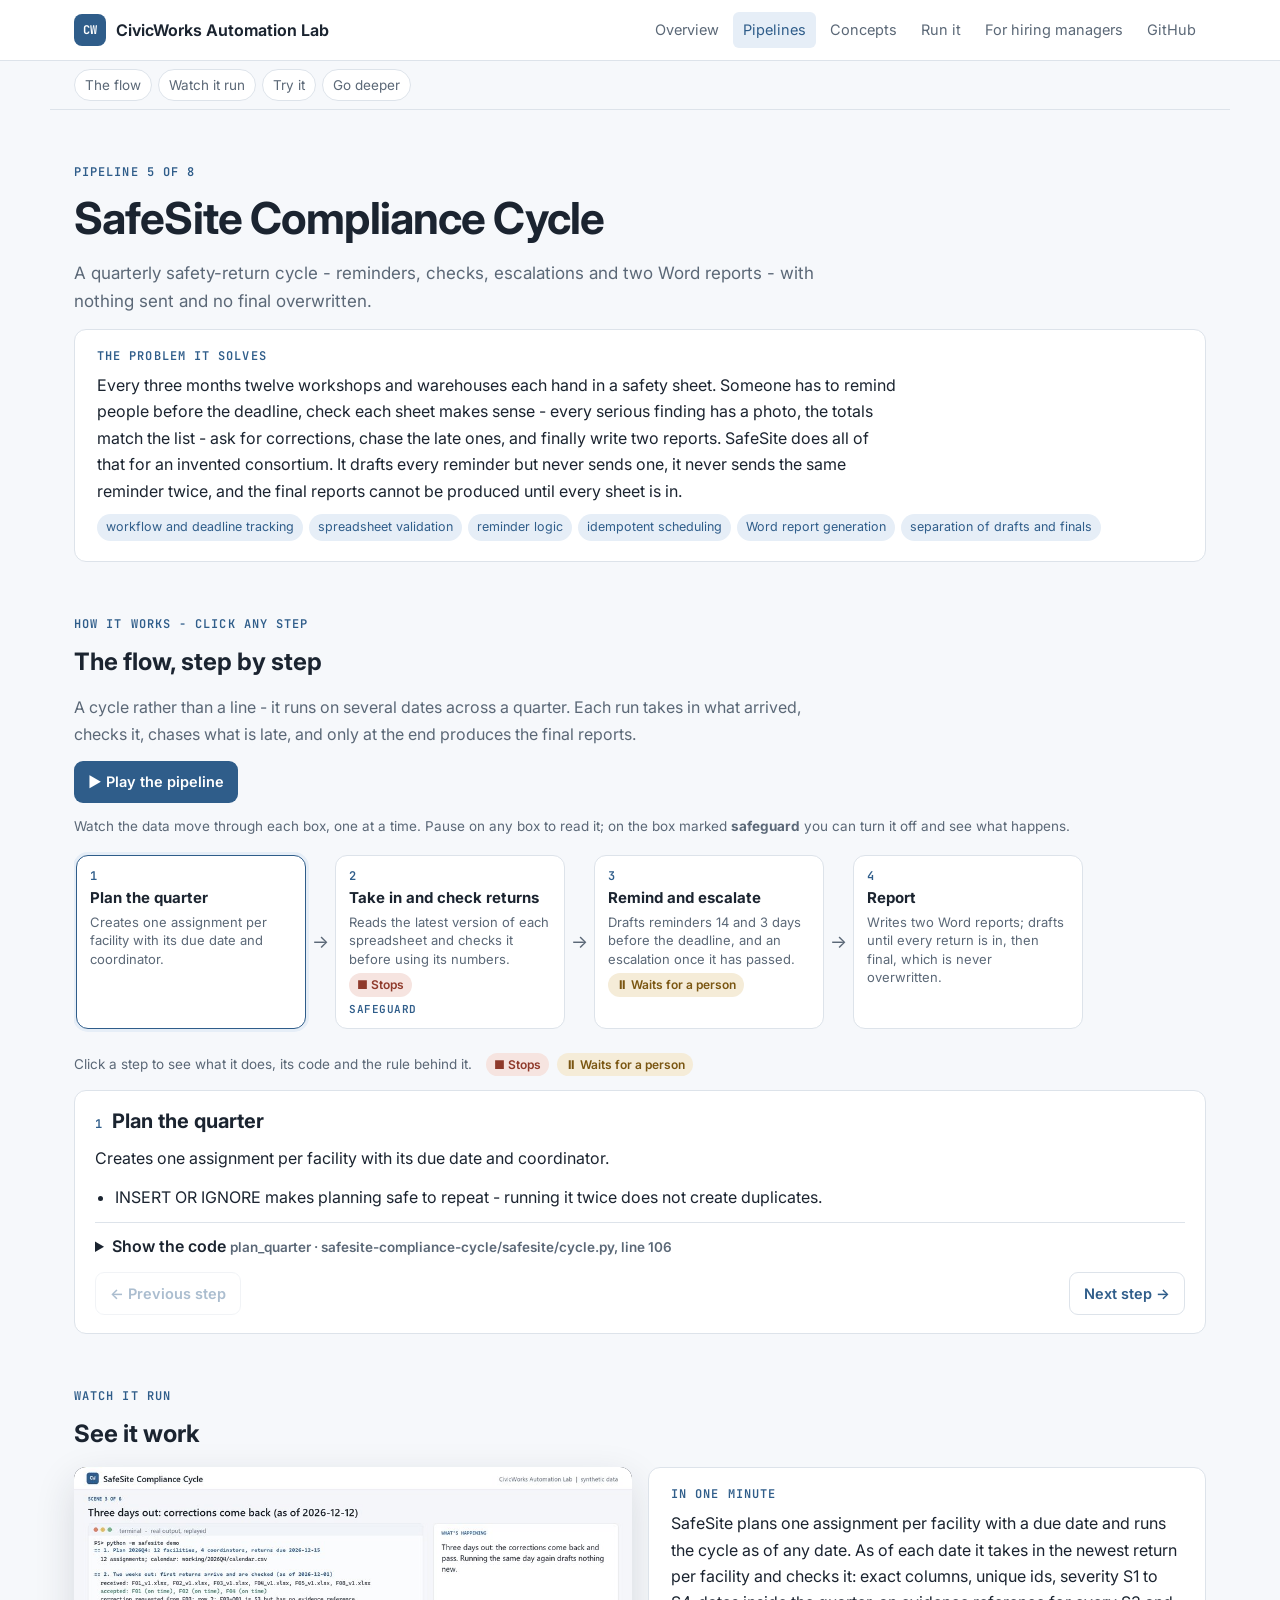
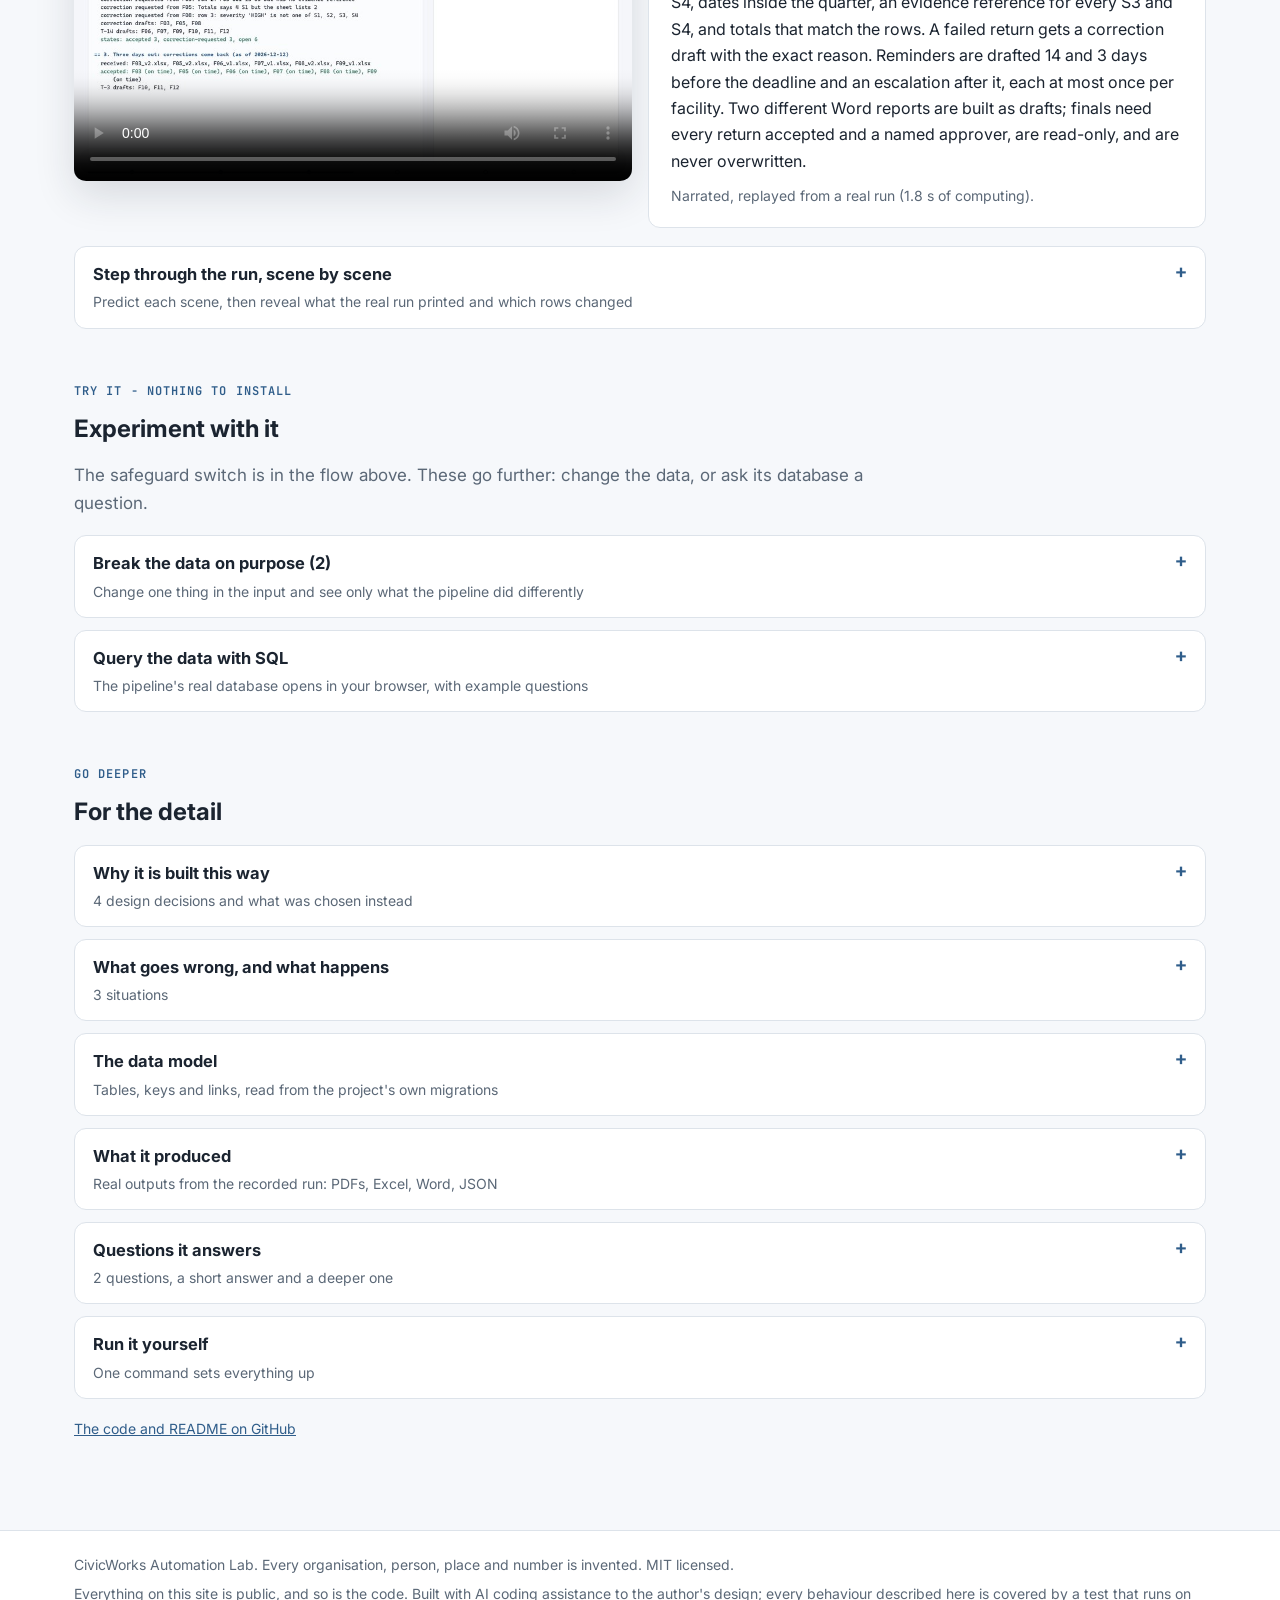
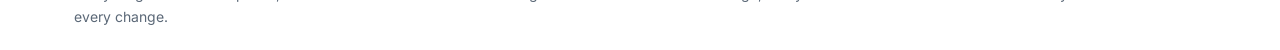
<file: docs/p/safesite.html>
<!doctype html><html lang="en"><head><meta charset="utf-8">
<meta name="viewport" content="width=device-width, initial-scale=1"><title>SafeSite Compliance Cycle</title>
<meta name="description" content="Eight tested data pipelines on invented data: validation, approvals, rollback, orchestration.">
<link rel="preconnect" href="https://fonts.googleapis.com"><link rel="stylesheet" href="https://fonts.googleapis.com/css2?family=Inter:wght@400;500;600;700&family=JetBrains+Mono:wght@400;600&display=swap">
<link rel="stylesheet" href="../assets/site.css"><link rel="stylesheet" href="../assets/flow.css"></head><body>
<header class="top"><div class="in"><a class="brand" href="../index.html"><i>CW</i>CivicWorks Automation Lab</a><nav><a href="../index.html" class="">Overview</a><a href="../index.html#pipelines" class="on">Pipelines</a><a href="../learn.html" class="">Concepts</a><a href="../run.html" class="">Run it</a><a href="../hiring.html" class="">For hiring managers</a><a href="https://github.com/data-dl/civicworks-automation-lab" class="">GitHub</a></nav></div></header>
<main><nav class="subnav"><a href="#flow">The flow</a><a href="#watch">Watch it run</a><a href="#try">Try it</a><a href="#deeper">Go deeper</a></nav>
<section class="phead"><span class="eyebrow">Pipeline 5 of 8</span><h1>SafeSite Compliance Cycle</h1>
  <p class="lede">A quarterly safety-return cycle - reminders, checks, escalations and two Word reports - with nothing sent and no final overwritten.</p>
  <div class="panel story"><span class="eyebrow">The problem it solves</span><p>Every three months twelve workshops and warehouses each hand in a safety sheet. Someone has to remind people before the deadline, check each sheet makes sense - every serious finding has a photo, the totals match the list - ask for corrections, chase the late ones, and finally write two reports. SafeSite does all of that for an invented consortium. It drafts every reminder but never sends one, it never sends the same reminder twice, and the final reports cannot be produced until every sheet is in.</p>
  <div class="chips"><span class="chip">workflow and deadline tracking</span><span class="chip">spreadsheet validation</span><span class="chip">reminder logic</span><span class="chip">idempotent scheduling</span><span class="chip">Word report generation</span><span class="chip">separation of drafts and finals</span></div></div></section>
<section id="flow"><span class="eyebrow">How it works - click any step</span>
  <h2>The flow, step by step</h2>
  <div id="flowbox"></div>
  <script type="application/json" id="flow-data">{"flow": {"shape": "A cycle rather than a line - it runs on several dates across a quarter. Each run takes in what arrived, checks it, chases what is late, and only at the end produces the final reports.", "nodes": [{"id": "plan", "name": "Plan the quarter", "does": "Creates one assignment per facility with its due date and coordinator.", "code": {"file": "safesite/cycle.py", "symbol": "plan_quarter", "lines": 22}, "plain": ["INSERT OR IGNORE makes planning safe to repeat - running it twice does not create duplicates."], "source": {"file": "safesite-compliance-cycle/safesite/cycle.py", "line": 106, "symbol": "plan_quarter", "text": "def plan_quarter(con: sqlite3.Connection, quarter: str, due: date) -> list[sqlite3.Row]:\n    \"\"\"One assignment per facility: depots go to the depots coordinator, workshops to their district's.\"\"\"\n    by_district = {\"HW\": \"C1\", \"MD\": \"C2\", \"RQ\": \"C3\"}\n    for f in con.execute(\"SELECT * FROM facility ORDER BY facility_id\").fetchall():\n        coordinator = \"C4\" if f[\"category\"] == \"depot\" else by_district[f[\"area_code\"]]\n        con.execute(\"INSERT OR IGNORE INTO assignment (assignment_id, quarter, facility_id, coordinator_id, due_at) \"\n                    \"VALUES (?, ?, ?, ?, ?)\", (f\"{quarter}-{f['facility_id']}\", quarter, f[\"facility_id\"],\n                                               coordinator, due.isoformat()))\n    con.commit()\n    return con.execute(\"SELECT a.*, f.name, c.role, c.fictional_email FROM assignment a JOIN facility f \"\n                       \"USING (facility_id) JOIN coordinator c USING (coordinator_id) WHERE quarter = ? \"\n                       \"ORDER BY assignment_id\", (quarter,)).fetchall()", "more": false}}, {"id": "check", "name": "Take in and check returns", "does": "Reads the latest version of each spreadsheet and checks it before using its numbers.", "branch": {"kind": "stop", "label": "sent back to the coordinator with the exact row and reason"}, "safeguard": "return-checks", "code": {"file": "safesite/cycle.py", "symbol": "check_return", "lines": 40}, "plain": ["Required sheets and columns, real observation ids, allowed severities, dates inside the quarter, evidence for serious findings, and totals that match the rows."], "sql": {"object": "observation", "parts": [["CHECK (severity IN ('S1','S2','S3','S4'))", "the database's own last line of defence: even if the code's checks were skipped, an invented severity cannot be stored"], ["PRIMARY KEY (assignment_id, observation_id)", "an observation id is unique within its facility's return"], ["ON DELETE CASCADE", "replacing a return removes its old observations with it"]], "text": "CREATE TABLE observation (\n    observation_id  TEXT NOT NULL,\n    assignment_id   TEXT NOT NULL REFERENCES assignment(assignment_id) ON DELETE CASCADE,\n    observed_on     TEXT NOT NULL,\n    area            TEXT NOT NULL,\n    severity        TEXT NOT NULL CHECK (severity IN ('S1', 'S2', 'S3', 'S4')),\n    description     TEXT NOT NULL,\n    action_state    TEXT NOT NULL CHECK (action_state IN ('open', 'in-progress', 'closed')),\n    evidence_ref    TEXT NOT NULL DEFAULT '',\n    PRIMARY KEY (assignment_id, observation_id)\n);"}, "source": {"file": "safesite-compliance-cycle/safesite/cycle.py", "line": 57, "symbol": "check_return", "text": "def check_return(path: Path, quarter_start: date, quarter_end: date) -> CheckResult:\n    \"\"\"Everything a coordinator's spreadsheet must satisfy before its numbers are used.\"\"\"\n    try:\n        wb = load_workbook(path, read_only=True, data_only=True)\n    except Exception as exc:  # noqa: BLE001 - any unreadable file is a problem to report, not a crash\n        return CheckResult(False, [f\"cannot open the file ({exc.__class__.__name__})\"])\n    if \"Observations\" not in wb.sheetnames or \"Totals\" not in wb.sheetnames:\n        return CheckResult(False, [\"needs both an Observations and a Totals sheet\"])\n    rows = list(wb[\"Observations\"].iter_rows(values_only=True))\n    if not rows or list(rows[0]) != COLUMNS:\n        return CheckResult(False, [f\"Observations columns must be exactly: {', '.join(COLUMNS)}\"])\n    result = CheckResult(True)\n    seen = set()\n    for n, raw in enumerate(rows[1:], start=2):\n        rec = dict(zip(COLUMNS, raw, strict=False))\n        oid = rec[\"Observation ID\"]\n        if oid in seen:\n            result.problems.append(f\"row {n}: observation {oid} appears twice\")\n        seen.add(oid)\n        if rec[\"Severity\"] not in SEVERITIES:\n            result.problems.append(f\"row {n}: severity '{rec['Severity']}' is not one of {', '.join(SEVERITIES)}\")\n        if rec[\"Action\"] not in ACTIONS:\n            result.problems.append(f\"row {n}: action '{rec['Action']}' is not one of {', '.join(ACTIONS)}\")\n        try:\n            observed = date.fromisoformat(str(rec[\"Date\"]))\n            if not quarter_start <= observed <= quarter_end:\n                result.problems.append(f\"row {n}: {observed} is outside the quarter\")\n        except ValueError:\n            result.problems.append(f\"row {n}: '{rec['Date']}' is not a date\")\n        if rec[\"Severity\"] in (\"S3\", \"S4\") and not rec[\"Evidence ref\"]:\n            result.problems.append(f\"row {n}: {oid} is {rec['Severity']} but has no evidence reference\")\n        result.rows.append(rec)\n    declared = {str(r[0]): r[1] for r in list(wb[\"Totals\"].iter_rows(values_only=True))[1:] if r and r[0]}\n    for sev in SEVERITIES:\n        counted = sum(1 for r in result.rows if r[\"Severity\"] == sev)\n        if declared.get(sev, 0) != counted:\n            result.problems.append(f\"Totals says {declared.get(sev, 0)} {sev} but the sheet lists {counted}\")\n    wb.close()\n    result.ok = not result.problems\n    return result", "more": false}, "switch": {"id": "off-return-checks", "safeguard": "return-checks", "step": "check", "title": "Accept returns without checking them", "protects": "Each spreadsheet is checked - required fields, allowed severities, totals that match - before its numbers are used.", "predict": "Three returns have problems in scene 2. What happens to them, and to the quarterly report's numbers?", "look_for": "The code no longer checks the returns, but the run still stops in scene 2: the database's own CHECK constraint refuses the made-up severity \"HIGH\" from F08. That is defence in depth - two independent layers. Without the code's checks, F03's missing evidence and F05's wrong totals would have gone straight into the report; the database only knows about severities.", "defend": "A report is only as good as its worst input. Checking each return at the door, and sending it back with the exact row and reason, is cheaper than finding the error in a published report."}}, {"id": "remind", "name": "Remind and escalate", "does": "Drafts reminders 14 and 3 days before the deadline, and an escalation once it has passed.", "branch": {"kind": "hold", "label": "final reports wait while any return is missing"}, "code": {"file": "safesite/cycle.py", "symbol": "run_cycle", "focus": "if state in (\"open\", \"overdue\"):", "lines": 16}, "plain": ["Reminders are drafts (.eml), never sent - a person reviews and sends them."], "sql": {"object": "reminder", "parts": [["UNIQUE (assignment_id, kind)", "each kind of reminder can only ever be drafted once per facility - running the same day twice drafts nothing new"]], "text": "CREATE TABLE reminder (\n    reminder_id    INTEGER PRIMARY KEY AUTOINCREMENT,\n    assignment_id  TEXT NOT NULL REFERENCES assignment(assignment_id),\n    kind           TEXT NOT NULL CHECK (kind IN ('T-14', 'T-3', 'overdue', 'correction')),\n    as_of          TEXT NOT NULL,\n    draft_path     TEXT NOT NULL,\n    UNIQUE (assignment_id, kind)\n);"}, "source": {"file": "safesite-compliance-cycle/safesite/cycle.py", "line": 183, "symbol": "run_cycle", "text": "if state in (\"open\", \"overdue\"):\n    kind = (\"overdue\" if as_of > due else \"T-3\" if as_of >= due - timedelta(days=3)\n            else \"T-14\" if as_of >= due - timedelta(days=14) else None)\n    if kind == \"overdue\" and state == \"open\":\n        con.execute(\"UPDATE assignment SET state = 'overdue' WHERE assignment_id = ?\", (aid,))\n    if kind and not con.execute(\"SELECT 1 FROM reminder WHERE assignment_id = ? AND kind = ?\",\n                                (aid, kind)).fetchone():\n        to = [a[\"fictional_email\"]] + ([SAFETY_LEAD] if kind == \"overdue\" else [])\n        days = (due - as_of).days\n        when = f\"in {days} days\" if days > 0 else f\"{-days} days ago\"\n        path = outbox.draft(f\"{aid}-{kind}\", to, f\"{quarter} safety return for {a['name']} - due {when}\",\n                            f\"Hello {a['role']},\\n\\nThe {quarter} safety observations return for \"\n                            f\"{a['name']} is due {due.isoformat()} ({when}).\\n\"\n                            \"Use the Observations and Totals sheets of the template.\\n\")\n        con.execute(\"INSERT INTO reminder (assignment_id, kind, as_of, draft_path) VALUES (?, ?, ?, ?)\",\n                    (aid, kind, as_of.isoformat(), path.name))", "more": true}}, {"id": "report", "name": "Report", "does": "Writes two Word reports; drafts until every return is in, then final, which is never overwritten.", "code": {"file": "safesite/reports.py", "symbol": "produce", "lines": 40}, "plain": ["Working, QA and final files live in separate folders, so a draft can never be mistaken for the final."], "source": {"file": "safesite-compliance-cycle/safesite/reports.py", "line": 119, "symbol": "produce", "text": "def produce(ws: Workspace, quarter: str, approve_as: str | None = None) -> ReportResult:\n    con = ws.open()\n    try:\n        states = con.execute(\"SELECT facility_id, state FROM assignment WHERE quarter = ?\", (quarter,)).fetchall()\n        blockers = [f\"{s['facility_id']} is {s['state']}\" for s in states if not s[\"state\"].startswith(\"accepted\")]\n        existing = con.execute(\"SELECT variant FROM report_final WHERE quarter = ?\", (quarter,)).fetchall()\n        result = ReportResult(\"DRAFT\", blockers=blockers)\n        status = \"DRAFT - INCOMPLETE\" if blockers else \"DRAFT\"\n        for variant in VARIANTS:\n            path = build_report(con, quarter, variant, status, ws.working / quarter / f\"{variant}_{quarter}_draft.docx\")\n            result.drafts.append(path.name)\n        qa = ws.qa / quarter / f\"QA_pack_{quarter}.md\"\n        qa.parent.mkdir(parents=True, exist_ok=True)\n        rows = con.execute(\"SELECT a.facility_id, a.state, a.submitted_on, a.file_name, a.file_sha256, a.note, \"\n                           \"(SELECT COUNT(*) FROM reminder r WHERE r.assignment_id = a.assignment_id) AS reminders \"\n                           \"FROM assignment a WHERE quarter = ? ORDER BY facility_id\", (quarter,)).fetchall()\n        qa.write_text(f\"# QA pack {quarter}\\n\\n_{SYNTHETIC_NOTICE}_\\n\\n| facility | state | received | file | \"\n                      \"sha256 | reminders | note |\\n|---|---|---|---|---|---|---|\\n\"\n                      + \"\".join(f\"| {r['facility_id']} | {r['state']} | {r['submitted_on'] or ''} | \"\n                                f\"{r['file_name'] or ''} | {(r['file_sha256'] or '')[:12]} | {r['reminders']} | \"\n                                f\"{r['note']} |\\n\" for r in rows)\n                      + f\"\\nBlocking final approval: {', '.join(blockers) or 'nothing'}\\n\", encoding=\"utf-8\")\n        if not approve_as:\n            result.verdict = \"DRAFT (incomplete)\" if blockers else \"DRAFT (ready for approval)\"\n            return result\n        if existing:\n            result.verdict = \"ALREADY FINAL; nothing overwritten\"\n            return result\n        if blockers:\n            result.verdict = \"BLOCKED\"\n            return result\n        for variant in VARIANTS:\n            final = ws.final / quarter / f\"{variant}_{quarter}_FINAL.docx\"\n            if final.exists():\n                result.verdict = \"ALREADY FINAL; nothing overwritten\"\n                return result\n            build_report(con, quarter, variant, \"FINAL\", final)\n            final.chmod(stat.S_IREAD | stat.S_IRGRP | stat.S_IROTH)\n            con.execute(\"INSERT INTO report_final VALUES (?, ?, ?, ?, ?, ?)\",\n                        (quarter, variant, final.name, sha256_file(final), approve_as, utc_now()))", "more": true}}]}, "recorded": {"return-checks": {"diff": [{"scene": 2, "kind": "heading", "text": "== 2. Two weeks out: first returns arrive and are checked (as of 2026-12-01)"}, {"scene": null, "kind": "removed", "text": "  received: F01_v1.xlsx, F02_v1.xlsx, F03_v1.xlsx, F04_v1.xlsx, F05_v1.xlsx, F08_v1.xlsx"}, {"scene": null, "kind": "removed", "text": "  accepted: F01 (on time), F02 (on time), F04 (on time)"}, {"scene": null, "kind": "removed", "text": "  correction requested from F03: row 2: F03-O01 is S3 but has no evidence reference"}, {"scene": null, "kind": "removed", "text": "  correction requested from F05: Totals says 4 S1 but the sheet lists 2"}, {"scene": null, "kind": "removed", "text": "  correction requested from F08: row 3: severity 'HIGH' is not one of S1, S2, S3, S4"}, {"scene": null, "kind": "removed", "text": "  correction drafts: F03, F05, F08"}, {"scene": null, "kind": "removed", "text": "  T-14 drafts: F06, F07, F09, F10, F11, F12"}, {"scene": null, "kind": "removed", "text": "  states: accepted 3, correction-requested 3, open 6"}, {"scene": null, "kind": "removed", "text": ""}, {"scene": null, "kind": "removed", "text": "== 3. Three days out: corrections come back (as of 2026-12-12)"}, {"scene": null, "kind": "removed", "text": "  received: F03_v2.xlsx, F05_v2.xlsx, F06_v1.xlsx, F07_v1.xlsx, F08_v2.xlsx, F09_v1.xlsx"}, {"scene": null, "kind": "removed", "text": "  accepted: F03 (on time), F05 (on time), F06 (on time), F07 (on time), F08 (on time), F09 (on time)"}, {"scene": null, "kind": "removed", "text": "  T-3 drafts: F10, F11, F12"}, {"scene": null, "kind": "removed", "text": "  states: accepted 9, open 3"}, {"scene": null, "kind": "removed", "text": "  same day, run again: 0 new drafts (reminders are never duplicated)"}, {"scene": null, "kind": "removed", "text": ""}, {"scene": null, "kind": "removed", "text": "== 4. Past the deadline: escalate what is missing (as of 2026-12-18)"}, {"scene": null, "kind": "removed", "text": "  received: F10_v1.xlsx"}, {"scene": null, "kind": "removed", "text": "  accepted: F10 (on time)"}, {"scene": null, "kind": "removed", "text": "  overdue drafts: F11, F12"}, {"scene": null, "kind": "removed", "text": "  states: accepted 10, overdue 2"}, {"scene": null, "kind": "removed", "text": "  final reports: BLOCKED - F11 is overdue, F12 is overdue"}, {"scene": null, "kind": "removed", "text": "  drafts instead: workshop_2026Q4_draft.docx, depot_2026Q4_draft.docx"}, {"scene": null, "kind": "removed", "text": ""}, {"scene": null, "kind": "removed", "text": "== 5. Late returns arrive; the safety lead approves"}, {"scene": null, "kind": "removed", "text": "  received: F11_v1.xlsx, F12_v1.xlsx"}, {"scene": null, "kind": "removed", "text": "  accepted: F11 (late), F12 (late)"}, {"scene": null, "kind": "removed", "text": "  states: accepted 10, accepted-late 2"}, {"scene": null, "kind": "removed", "text": "  reports: FINAL (approved by safety lead): workshop_2026Q4_FINAL.docx, depot_2026Q4_FINAL.docx"}, {"scene": null, "kind": "removed", "text": "  approve again: ALREADY FINAL; nothing overwritten"}, {"scene": null, "kind": "removed", "text": ""}, {"scene": null, "kind": "removed", "text": "== 6. Folders kept apart"}, {"scene": null, "kind": "removed", "text": "  working/2026Q4: 3 file(s), e.g. calendar.csv"}, {"scene": null, "kind": "removed", "text": "  qa/2026Q4: 1 file(s), e.g. QA_pack_2026Q4.md"}, {"scene": null, "kind": "removed", "text": "  final/2026Q4: 2 file(s), e.g. depot_2026Q4_FINAL.docx"}, {"scene": null, "kind": "removed", "text": "  outbox/2026Q4: 14 file(s), e.g. 2026Q4-F03-correction-F03_v1.eml"}, {"scene": null, "kind": "removed", "text": "  Nothing is emailed: every reminder is an .eml draft in outbox/."}, {"scene": 2, "kind": "added", "text": "Traceback (most recent call last):"}, {"scene": 2, "kind": "added", "text": "  File \"<frozen runpy>\", line 198, in _run_module_as_main"}, {"scene": 2, "kind": "added", "text": "  File \"<frozen runpy>\", line 88, in _run_code"}, {"scene": 2, "kind": "added", "text": "  File \"<repo>\\safesite-compliance-cycle\\safesite\\__main__.py\", line 5, in <module>"}, {"scene": 2, "kind": "added", "text": "    sys.exit(main())"}, {"scene": 2, "kind": "added", "text": "             ~~~~^^"}, {"scene": 2, "kind": "added", "text": "  File \"<repo>\\safesite-compliance-cycle\\safesite\\cli.py\", line 126, in main"}, {"scene": 2, "kind": "added", "text": "    return run_demo(args.out, args.seed)"}, {"scene": 2, "kind": "added", "text": "  File \"<repo>\\safesite-compliance-cycle\\safesite\\cli.py\", line 85, in run_demo"}, {"scene": 2, "kind": "added", "text": "    _print_cycle(run_cycle(ws, QUARTER, day, arrivals()))"}, {"scene": 2, "kind": "added", "text": "                 ~~~~~~~~~^^^^^^^^^^^^^^^^^^^^^^^^^^^^^^"}, {"scene": 2, "kind": "added", "text": "  File \"<repo>\\safesite-compliance-cycle\\safesite\\cycle.py\", line 162, in run_cycle"}, {"scene": 2, "kind": "added", "text": "    con.executemany(\"INSERT INTO observation VALUES (?, ?, ?, ?, ?, ?, ?, ?)\","}, {"scene": 2, "kind": "added", "text": "    ~~~~~~~~~~~~~~~^^^^^^^^^^^^^^^^^^^^^^^^^^^^^^^^^^^^^^^^^^^^^^^^^^^^^^^^^^^"}, {"scene": 2, "kind": "added", "text": "                    [(r[\"Observation ID\"], aid, str(r[\"Date\"]), r[\"Area\"], r[\"Severity\"],"}, {"scene": 2, "kind": "added", "text": "                    ^^^^^^^^^^^^^^^^^^^^^^^^^^^^^^^^^^^^^^^^^^^^^^^^^^^^^^^^^^^^^^^^^^^^^"}, {"scene": 2, "kind": "added", "text": "                      r[\"Description\"], r[\"Action\"], r[\"Evidence ref\"] or \"\") for r in check.rows])"}, {"scene": 2, "kind": "added", "text": "                      ^^^^^^^^^^^^^^^^^^^^^^^^^^^^^^^^^^^^^^^^^^^^^^^^^^^^^^^^^^^^^^^^^^^^^^^^^^^^^"}, {"scene": 2, "kind": "added", "text": "sqlite3.IntegrityError: CHECK constraint failed: severity IN ('S1', 'S2', 'S3', 'S4')"}], "exit": 1, "look_for": "The code no longer checks the returns, but the run still stops in scene 2: the database's own CHECK constraint refuses the made-up severity \"HIGH\" from F08. That is defence in depth - two independent layers. Without the code's checks, F03's missing evidence and F05's wrong totals would have gone straight into the report; the database only knows about severities.", "defend": "A report is only as good as its worst input. Checking each return at the door, and sending it back with the exact row and reason, is cheaper than finding the error in a published report."}}}</script>
  <script src="../assets/flow.js"></script>
  <script>
  (() => {
    const d = JSON.parse(document.getElementById('flow-data').textContent);
    const f = renderFlow(document.getElementById('flowbox'), d.flow, { repo: "https://github.com/data-dl/civicworks-automation-lab",
      runSwitch: async node => d.recorded[node.safeguard] });
    if (location.hash === '#switch' && f.first >= 0) f.show(f.first);
  })();
  </script></section>
<section id="watch"><span class="eyebrow">Watch it run</span><h2>See it work</h2><div class="two"><video controls preload="metadata" poster="../videos/safesite-poster.jpg" src="../videos/safesite.mp4">
      <track kind="captions" src="../videos/safesite.vtt" srclang="en" label="English" default></video>
      <div class="panel"><span class="eyebrow">In one minute</span><p>SafeSite plans one assignment per facility with a due date and runs the cycle as of any date. As of each date it takes in the newest return per facility and checks it: exact columns, unique ids, severity S1 to S4, dates inside the quarter, an evidence reference for every S3 and S4, and totals that match the rows. A failed return gets a correction draft with the exact reason. Reminders are drafted 14 and 3 days before the deadline and an escalation after it, each at most once per facility. Two different Word reports are built as drafts; finals need every return accepted and a named approver, are read-only, and are never overwritten.</p>
      <p class="m">Narrated, replayed from a real run (1.8 s of computing).</p></div></div>
      <details class='layer'><summary><b>Step through the run, scene by scene</b><span>Predict each scene, then reveal what the real run printed and which rows changed</span></summary><div class='layer-body'><div class='panel stepper' id='stepper'></div><script type='application/json' id='steps-data'>[{"title": "Plan 2026Q4: 12 facilities, 4 coordinators, returns due 2026-12-15", "lines": ["== 1. Plan 2026Q4: 12 facilities, 4 coordinators, returns due 2026-12-15", "  12 assignments; calendar: working/2026Q4/calendar.csv", ""], "rows": {"traced": [], "edits": [], "fresh": [{"source": "safesite.sqlite::assignment", "rows": 12}, {"source": "safesite.sqlite::facility", "rows": 12}, {"source": "working/2026Q4/calendar.csv", "rows": 12}, {"source": "safesite.sqlite::coordinator", "rows": 4}, {"source": "safesite.sqlite::schema_version", "rows": 1}]}, "explain": "Twelve facilities, four coordinators, a due date and a reminder calendar.", "predict": "When will the first reminders go out?", "answer": "On 1 December, fourteen days before the 15 December deadline."}, {"title": "Two weeks out: first returns arrive and are checked (as of 2026-12-01)", "lines": ["== 2. Two weeks out: first returns arrive and are checked (as of 2026-12-01)", "  received: F01_v1.xlsx, F02_v1.xlsx, F03_v1.xlsx, F04_v1.xlsx, F05_v1.xlsx, F08_v1.xlsx", "  accepted: F01 (on time), F02 (on time), F04 (on time)", "  correction requested from F03: row 2: F03-O01 is S3 but has no evidence reference", "  correction requested from F05: Totals says 4 S1 but the sheet lists 2", "  correction requested from F08: row 3: severity 'HIGH' is not one of S1, S2, S3, S4", "  correction drafts: F03, F05, F08", "  T-14 drafts: F06, F07, F09, F10, F11, F12", "  states: accepted 3, correction-requested 3, open 6", ""], "rows": {"traced": [{"source": "submissions/2026Q4/F03_v1.xlsx > Observations", "cols": ["Observation ID", "Date", "Area", "Severity", "Description", "Action", "Evidence ref"], "rows": [{"row": ["F03-O01", "2026-10-25", "spray booth", "S3", "extraction below rated flow", "closed", ""], "cells": [0], "token": "F03-O01"}]}, {"source": "safesite.sqlite::assignment", "cols": ["assignment_id", "quarter", "facility_id", "coordinator_id", "due_at", "state", "submitted_on", "file_name", "file_sha256", "note"], "rows": [{"row": ["2026Q4-F03", "2026Q4", "F03", "C1", "2026-12-15", "correction-requested", "2026-11-29", "F03_v1.xlsx", "bd47411957a3c40685464b4c926f64d0fc6a114cab81af22214d73e6d7a4ecfd", "row 2: F03-O01 is S3 but has no evidence reference"], "cells": [9], "token": "F03-O01"}]}], "edits": [{"source": "safesite.sqlite::assignment", "cols": ["assignment_id", "quarter", "facility_id", "coordinator_id", "due_at", "state", "submitted_on", "file_name", "file_sha256", "note"], "new_source": false, "added": [], "n_added": 0, "removed": [], "n_removed": 0, "changed": [{"row": ["2026Q4-F01", "2026Q4", "F01", "C1", "2026-12-15", "accepted", "2026-11-28", "F01_v1.xlsx", "5a8ef9528be69d78e1642149627c6d6a06c5bf4cad3cbc2cf4291653964f2530", ""], "before": ["2026Q4-F01", "2026Q4", "F01", "C1", "2026-12-15", "open", "", "", "", ""], "cells": [5, 6, 7, 8]}, {"row": ["2026Q4-F02", "2026Q4", "F02", "C1", "2026-12-15", "accepted", "2026-11-28", "F02_v1.xlsx", "88f8837196e75cd4f2ed28e41ef0e046e9f6f4ec2a358b2ea773b27e5960f8bd", ""], "before": ["2026Q4-F02", "2026Q4", "F02", "C1", "2026-12-15", "open", "", "", "", ""], "cells": [5, 6, 7, 8]}, {"row": ["2026Q4-F03", "2026Q4", "F03", "C1", "2026-12-15", "correction-requested", "2026-11-29", "F03_v1.xlsx", "bd47411957a3c40685464b4c926f64d0fc6a114cab81af22214d73e6d7a4ecfd", "row 2: F03-O01 is S3 but has no evidence reference"], "before": ["2026Q4-F03", "2026Q4", "F03", "C1", "2026-12-15", "open", "", "", "", ""], "cells": [5, 6, 7, 8, 9]}, {"row": ["2026Q4-F04", "2026Q4", "F04", "C2", "2026-12-15", "accepted", "2026-11-30", "F04_v1.xlsx", "988a3aef13cbe4d12553592d90a2c3c6710a1f04eb0cd4f58965e6e2b23d710c", ""], "before": ["2026Q4-F04", "2026Q4", "F04", "C2", "2026-12-15", "open", "", "", "", ""], "cells": [5, 6, 7, 8]}, {"row": ["2026Q4-F05", "2026Q4", "F05", "C2", "2026-12-15", "correction-requested", "2026-11-30", "F05_v1.xlsx", "d9795b92ce6143d8ee29fa86d1f8b95bc242615608c37a65226839bd1d7fb0af", "Totals says 4 S1 but the sheet lists 2"], "before": ["2026Q4-F05", "2026Q4", "F05", "C2", "2026-12-15", "open", "", "", "", ""], "cells": [5, 6, 7, 8, 9]}, {"row": ["2026Q4-F08", "2026Q4", "F08", "C3", "2026-12-15", "correction-requested", "2026-11-30", "F08_v1.xlsx", "61ec640f585ba06bdd3d69d41e4d563704319c43fdafaa2741240da519c86e98", "row 3: severity 'HIGH' is not one of S1, S2, S3, S4"], "before": ["2026Q4-F08", "2026Q4", "F08", "C3", "2026-12-15", "open", "", "", "", ""], "cells": [5, 6, 7, 8, 9]}], "n_changed": 6}, {"source": "safesite.sqlite::observation", "cols": ["observation_id", "assignment_id", "observed_on", "area", "severity", "description", "action_state", "evidence_ref"], "new_source": false, "added": [["F01-O01", "2026Q4-F01", "2026-11-25", "bench room", "S3", "extraction below rated flow", "closed", "PHOTO-F01-01"], ["F01-O02", "2026Q4-F01", "2026-11-08", "spray booth", "S2", "guard loose", "open", ""], ["F01-O03", "2026Q4-F01", "2026-10-19", "tool store", "S1", "signage faded", "open", "PHOTO-F01-03"], ["F01-O04", "2026Q4-F01", "2026-11-14", "kiln yard", "S2", "trip hazard taped", "closed", ""], ["F01-O05", "2026Q4-F01", "2026-10-13", "bench room", "S2", "trip hazard taped", "open", ""], ["F01-O06", "2026Q4-F01", "2026-11-29", "spray booth", "S1", "signage faded", "open", ""], ["F01-O07", "2026Q4-F01", "2026-10-18", "tool store", "S4", "live conductor exposed", "open", "PHOTO-F01-07"], ["F01-O08", "2026Q4-F01", "2026-11-16", "kiln yard", "S2", "trip hazard taped", "open", "PHOTO-F01-08"], ["F02-O01", "2026Q4-F02", "2026-11-23", "kiln yard", "S3", "blocked fire exit", "in-progress", "PHOTO-F02-01"], ["F02-O02", "2026Q4-F02", "2026-11-03", "spray booth", "S1", "signage faded", "open", ""], ["F02-O03", "2026Q4-F02", "2026-10-08", "bench room", "S2", "guard loose", "in-progress", ""], ["F02-O04", "2026Q4-F02", "2026-11-24", "dust extraction", "S2", "guard loose", "in-progress", ""]], "n_added": 21, "removed": [], "n_removed": 0, "changed": [], "n_changed": 0}, {"source": "safesite.sqlite::reminder", "cols": ["reminder_id", "assignment_id", "kind", "as_of", "draft_path"], "new_source": false, "added": [["1", "2026Q4-F03", "correction", "2026-12-01", "2026Q4-F03-correction-F03_v1.eml"], ["2", "2026Q4-F05", "correction", "2026-12-01", "2026Q4-F05-correction-F05_v1.eml"], ["3", "2026Q4-F06", "T-14", "2026-12-01", "2026Q4-F06-T-14.eml"], ["4", "2026Q4-F07", "T-14", "2026-12-01", "2026Q4-F07-T-14.eml"], ["5", "2026Q4-F08", "correction", "2026-12-01", "2026Q4-F08-correction-F08_v1.eml"], ["6", "2026Q4-F09", "T-14", "2026-12-01", "2026Q4-F09-T-14.eml"], ["7", "2026Q4-F10", "T-14", "2026-12-01", "2026Q4-F10-T-14.eml"], ["8", "2026Q4-F11", "T-14", "2026-12-01", "2026Q4-F11-T-14.eml"], ["9", "2026Q4-F12", "T-14", "2026-12-01", "2026Q4-F12-T-14.eml"]], "n_added": 9, "removed": [], "n_removed": 0, "changed": [], "n_changed": 0}], "fresh": [{"source": "submissions/2026Q4/F04_v1.xlsx > Observations", "rows": 9}, {"source": "submissions/2026Q4/F05_v1.xlsx > Observations", "rows": 9}, {"source": "submissions/2026Q4/F08_v1.xlsx > Observations", "rows": 9}, {"source": "submissions/2026Q4/F01_v1.xlsx > Observations", "rows": 8}, {"source": "submissions/2026Q4/F01_v1.xlsx > Totals", "rows": 4}, {"source": "submissions/2026Q4/F02_v1.xlsx > Observations", "rows": 4}, {"source": "submissions/2026Q4/F02_v1.xlsx > Totals", "rows": 4}, {"source": "submissions/2026Q4/F03_v1.xlsx > Observations", "rows": 4}, {"source": "submissions/2026Q4/F03_v1.xlsx > Totals", "rows": 4}, {"source": "submissions/2026Q4/F04_v1.xlsx > Totals", "rows": 4}, {"source": "submissions/2026Q4/F05_v1.xlsx > Totals", "rows": 4}, {"source": "submissions/2026Q4/F08_v1.xlsx > Totals", "rows": 4}]}, "explain": "Six returns arrive two weeks out. Three break a rule; each gets a correction draft. The rest get a T-14 reminder.", "predict": "Which three rules did the bad returns break?", "answer": "A serious finding with no evidence, totals that do not match, and a severity that does not exist."}, {"title": "Three days out: corrections come back (as of 2026-12-12)", "lines": ["== 3. Three days out: corrections come back (as of 2026-12-12)", "  received: F03_v2.xlsx, F05_v2.xlsx, F06_v1.xlsx, F07_v1.xlsx, F08_v2.xlsx, F09_v1.xlsx", "  accepted: F03 (on time), F05 (on time), F06 (on time), F07 (on time), F08 (on time), F09 (on time)", "  T-3 drafts: F10, F11, F12", "  states: accepted 9, open 3", "  same day, run again: 0 new drafts (reminders are never duplicated)", ""], "rows": {"traced": [], "edits": [{"source": "safesite.sqlite::assignment", "cols": ["assignment_id", "quarter", "facility_id", "coordinator_id", "due_at", "state", "submitted_on", "file_name", "file_sha256", "note"], "new_source": false, "added": [], "n_added": 0, "removed": [], "n_removed": 0, "changed": [{"row": ["2026Q4-F03", "2026Q4", "F03", "C1", "2026-12-15", "accepted", "2026-12-10", "F03_v2.xlsx", "105ad6f4bae32949e61b3b8b93d222eb0bf41380e5894e2e35a82dc30827c8a6", ""], "before": ["2026Q4-F03", "2026Q4", "F03", "C1", "2026-12-15", "correction-requested", "2026-11-29", "F03_v1.xlsx", "bd47411957a3c40685464b4c926f64d0fc6a114cab81af22214d73e6d7a4ecfd", "row 2: F03-O01 is S3 but has no evidence reference"], "cells": [5, 6, 7, 8, 9]}, {"row": ["2026Q4-F05", "2026Q4", "F05", "C2", "2026-12-15", "accepted", "2026-12-11", "F05_v2.xlsx", "1feb93ad1c3ee4c8c5540050652b9797283c761e1a4a4c70e48ec2a6f3927395", ""], "before": ["2026Q4-F05", "2026Q4", "F05", "C2", "2026-12-15", "correction-requested", "2026-11-30", "F05_v1.xlsx", "d9795b92ce6143d8ee29fa86d1f8b95bc242615608c37a65226839bd1d7fb0af", "Totals says 4 S1 but the sheet lists 2"], "cells": [5, 6, 7, 8, 9]}, {"row": ["2026Q4-F06", "2026Q4", "F06", "C2", "2026-12-15", "accepted", "2026-12-09", "F06_v1.xlsx", "2c9ebe2e791827105da40def0aa9a32c1bd20d13e576b591d6a5b7b1c09f8741", ""], "before": ["2026Q4-F06", "2026Q4", "F06", "C2", "2026-12-15", "open", "", "", "", ""], "cells": [5, 6, 7, 8]}, {"row": ["2026Q4-F07", "2026Q4", "F07", "C3", "2026-12-15", "accepted", "2026-12-10", "F07_v1.xlsx", "80b4e6a5e4598782f705a7a08164abf3bd93a3aac9162ee7b630227a491d036d", ""], "before": ["2026Q4-F07", "2026Q4", "F07", "C3", "2026-12-15", "open", "", "", "", ""], "cells": [5, 6, 7, 8]}, {"row": ["2026Q4-F08", "2026Q4", "F08", "C3", "2026-12-15", "accepted", "2026-12-10", "F08_v2.xlsx", "1924c4c257e76539bee708546a3fe66406cb727cfc45fe4896378183b904d5d9", ""], "before": ["2026Q4-F08", "2026Q4", "F08", "C3", "2026-12-15", "correction-requested", "2026-11-30", "F08_v1.xlsx", "61ec640f585ba06bdd3d69d41e4d563704319c43fdafaa2741240da519c86e98", "row 3: severity 'HIGH' is not one of S1, S2, S3, S4"], "cells": [5, 6, 7, 8, 9]}, {"row": ["2026Q4-F09", "2026Q4", "F09", "C3", "2026-12-15", "accepted", "2026-12-12", "F09_v1.xlsx", "d24bcf0a4aeacae72df885e94713343913b504b54ef6f1cd93f6bafa3aae8c0d", ""], "before": ["2026Q4-F09", "2026Q4", "F09", "C3", "2026-12-15", "open", "", "", "", ""], "cells": [5, 6, 7, 8]}], "n_changed": 6}, {"source": "safesite.sqlite::observation", "cols": ["observation_id", "assignment_id", "observed_on", "area", "severity", "description", "action_state", "evidence_ref"], "new_source": false, "added": [["F03-O01", "2026Q4-F03", "2026-10-25", "spray booth", "S3", "extraction below rated flow", "closed", "PHOTO-F03-01"], ["F03-O02", "2026Q4-F03", "2026-11-05", "kiln yard", "S2", "trip hazard taped", "in-progress", "PHOTO-F03-02"], ["F03-O03", "2026Q4-F03", "2026-10-25", "kiln yard", "S1", "signage faded", "open", ""], ["F03-O04", "2026Q4-F03", "2026-11-08", "kiln yard", "S2", "trip hazard taped", "open", ""], ["F05-O01", "2026Q4-F05", "2026-10-02", "tool store", "S3", "extraction below rated flow", "in-progress", "PHOTO-F05-01"], ["F05-O02", "2026Q4-F05", "2026-10-29", "tool store", "S2", "guard loose", "open", "PHOTO-F05-02"], ["F05-O03", "2026Q4-F05", "2026-11-28", "dust extraction", "S2", "guard loose", "in-progress", "PHOTO-F05-03"], ["F05-O04", "2026Q4-F05", "2026-10-29", "bench room", "S1", "housekeeping note", "in-progress", ""], ["F05-O05", "2026Q4-F05", "2026-11-13", "bench room", "S2", "trip hazard taped", "open", ""], ["F05-O06", "2026Q4-F05", "2026-10-03", "dust extraction", "S2", "trip hazard taped", "closed", ""], ["F05-O07", "2026Q4-F05", "2026-11-25", "dust extraction", "S1", "signage faded", "open", "PHOTO-F05-07"], ["F05-O08", "2026Q4-F05", "2026-10-08", "spray booth", "S4", "live conductor exposed", "closed", "PHOTO-F05-08"]], "n_added": 38, "removed": [], "n_removed": 0, "changed": [], "n_changed": 0}, {"source": "safesite.sqlite::reminder", "cols": ["reminder_id", "assignment_id", "kind", "as_of", "draft_path"], "new_source": false, "added": [["10", "2026Q4-F10", "T-3", "2026-12-12", "2026Q4-F10-T-3.eml"], ["11", "2026Q4-F11", "T-3", "2026-12-12", "2026Q4-F11-T-3.eml"], ["12", "2026Q4-F12", "T-3", "2026-12-12", "2026Q4-F12-T-3.eml"]], "n_added": 3, "removed": [], "n_removed": 0, "changed": [], "n_changed": 0}], "fresh": [{"source": "submissions/2026Q4/F05_v2.xlsx > Observations", "rows": 9}, {"source": "submissions/2026Q4/F08_v2.xlsx > Observations", "rows": 9}, {"source": "submissions/2026Q4/F07_v1.xlsx > Observations", "rows": 7}, {"source": "submissions/2026Q4/F09_v1.xlsx > Observations", "rows": 5}, {"source": "submissions/2026Q4/F03_v2.xlsx > Observations", "rows": 4}, {"source": "submissions/2026Q4/F03_v2.xlsx > Totals", "rows": 4}, {"source": "submissions/2026Q4/F05_v2.xlsx > Totals", "rows": 4}, {"source": "submissions/2026Q4/F06_v1.xlsx > Observations", "rows": 4}, {"source": "submissions/2026Q4/F06_v1.xlsx > Totals", "rows": 4}, {"source": "submissions/2026Q4/F07_v1.xlsx > Totals", "rows": 4}, {"source": "submissions/2026Q4/F08_v2.xlsx > Totals", "rows": 4}, {"source": "submissions/2026Q4/F09_v1.xlsx > Totals", "rows": 4}]}, "explain": "Three days out: the corrections come back and pass. Running the same day again drafts nothing new.", "predict": "Why does the second run draft nothing?", "answer": "Each reminder is recorded once per facility and kind, so the same reminder is never drafted twice."}, {"title": "Past the deadline: escalate what is missing (as of 2026-12-18)", "lines": ["== 4. Past the deadline: escalate what is missing (as of 2026-12-18)", "  received: F10_v1.xlsx", "  accepted: F10 (on time)", "  overdue drafts: F11, F12", "  states: accepted 10, overdue 2", "  final reports: BLOCKED - F11 is overdue, F12 is overdue", "  drafts instead: workshop_2026Q4_draft.docx, depot_2026Q4_draft.docx", ""], "rows": {"traced": [], "edits": [{"source": "safesite.sqlite::assignment", "cols": ["assignment_id", "quarter", "facility_id", "coordinator_id", "due_at", "state", "submitted_on", "file_name", "file_sha256", "note"], "new_source": false, "added": [], "n_added": 0, "removed": [], "n_removed": 0, "changed": [{"row": ["2026Q4-F10", "2026Q4", "F10", "C4", "2026-12-15", "accepted", "2026-12-14", "F10_v1.xlsx", "91b31bafb1fa064a6dce7f8c560f3bedeb7f9e9d99396089a3e470d9dd62535f", ""], "before": ["2026Q4-F10", "2026Q4", "F10", "C4", "2026-12-15", "open", "", "", "", ""], "cells": [5, 6, 7, 8]}, {"row": ["2026Q4-F11", "2026Q4", "F11", "C4", "2026-12-15", "overdue", "", "", "", ""], "before": ["2026Q4-F11", "2026Q4", "F11", "C4", "2026-12-15", "open", "", "", "", ""], "cells": [5]}, {"row": ["2026Q4-F12", "2026Q4", "F12", "C4", "2026-12-15", "overdue", "", "", "", ""], "before": ["2026Q4-F12", "2026Q4", "F12", "C4", "2026-12-15", "open", "", "", "", ""], "cells": [5]}], "n_changed": 3}, {"source": "safesite.sqlite::observation", "cols": ["observation_id", "assignment_id", "observed_on", "area", "severity", "description", "action_state", "evidence_ref"], "new_source": false, "added": [["F10-O01", "2026Q4-F10", "2026-11-21", "cold room", "S3", "extraction below rated flow", "in-progress", "PHOTO-F10-01"], ["F10-O02", "2026Q4-F10", "2026-10-16", "racking aisle", "S3", "extraction below rated flow", "closed", "PHOTO-F10-02"], ["F10-O03", "2026Q4-F10", "2026-11-18", "loading bay", "S1", "signage faded", "in-progress", "PHOTO-F10-03"], ["F10-O04", "2026Q4-F10", "2026-10-02", "forklift lane", "S1", "signage faded", "in-progress", "PHOTO-F10-04"], ["F10-O05", "2026Q4-F10", "2026-10-07", "forklift lane", "S2", "trip hazard taped", "in-progress", ""], ["F10-O06", "2026Q4-F10", "2026-10-22", "cold room", "S2", "guard loose", "in-progress", ""], ["F10-O07", "2026Q4-F10", "2026-11-13", "forklift lane", "S3", "blocked fire exit", "closed", "PHOTO-F10-07"], ["F10-O08", "2026Q4-F10", "2026-10-12", "forklift lane", "S1", "housekeeping note", "in-progress", "PHOTO-F10-08"], ["F10-O09", "2026Q4-F10", "2026-10-12", "loading bay", "S2", "guard loose", "in-progress", ""]], "n_added": 9, "removed": [], "n_removed": 0, "changed": [], "n_changed": 0}, {"source": "safesite.sqlite::reminder", "cols": ["reminder_id", "assignment_id", "kind", "as_of", "draft_path"], "new_source": false, "added": [["13", "2026Q4-F11", "overdue", "2026-12-18", "2026Q4-F11-overdue.eml"], ["14", "2026Q4-F12", "overdue", "2026-12-18", "2026Q4-F12-overdue.eml"]], "n_added": 2, "removed": [], "n_removed": 0, "changed": [], "n_changed": 0}], "fresh": []}, "explain": "Past the deadline, two facilities are missing. Escalations go to the coordinator with the safety lead copied, and finals are refused.", "predict": "Are any reports produced?", "answer": "Yes - drafts, marked incomplete. Finals wait."}, {"title": "Late returns arrive; the safety lead approves", "lines": ["== 5. Late returns arrive; the safety lead approves", "  received: F11_v1.xlsx, F12_v1.xlsx", "  accepted: F11 (late), F12 (late)", "  states: accepted 10, accepted-late 2", "  reports: FINAL (approved by safety lead): workshop_2026Q4_FINAL.docx, depot_2026Q4_FINAL.docx", "  approve again: ALREADY FINAL; nothing overwritten", ""], "rows": {"traced": [], "edits": [{"source": "safesite.sqlite::assignment", "cols": ["assignment_id", "quarter", "facility_id", "coordinator_id", "due_at", "state", "submitted_on", "file_name", "file_sha256", "note"], "new_source": false, "added": [], "n_added": 0, "removed": [], "n_removed": 0, "changed": [{"row": ["2026Q4-F11", "2026Q4", "F11", "C4", "2026-12-15", "accepted-late", "2026-12-19", "F11_v1.xlsx", "d6429fadd6e7d0f2e81de74bb003547e7d10299fcf2b4566f87fb3f32e830a35", ""], "before": ["2026Q4-F11", "2026Q4", "F11", "C4", "2026-12-15", "overdue", "", "", "", ""], "cells": [5, 6, 7, 8]}, {"row": ["2026Q4-F12", "2026Q4", "F12", "C4", "2026-12-15", "accepted-late", "2026-12-19", "F12_v1.xlsx", "06392e9cc1a570d617701c8d1125a868306d79426c5ac2a8f0b003bb7503acbc", ""], "before": ["2026Q4-F12", "2026Q4", "F12", "C4", "2026-12-15", "overdue", "", "", "", ""], "cells": [5, 6, 7, 8]}], "n_changed": 2}, {"source": "safesite.sqlite::observation", "cols": ["observation_id", "assignment_id", "observed_on", "area", "severity", "description", "action_state", "evidence_ref"], "new_source": false, "added": [["F11-O01", "2026Q4-F11", "2026-10-22", "yard gate", "S3", "blocked fire exit", "in-progress", "PHOTO-F11-01"], ["F11-O02", "2026Q4-F11", "2026-10-24", "forklift lane", "S2", "guard loose", "in-progress", "PHOTO-F11-02"], ["F11-O03", "2026Q4-F11", "2026-10-08", "cold room", "S1", "housekeeping note", "in-progress", ""], ["F11-O04", "2026Q4-F11", "2026-11-03", "racking aisle", "S2", "guard loose", "open", ""], ["F12-O01", "2026Q4-F12", "2026-10-24", "forklift lane", "S3", "extraction below rated flow", "closed", "PHOTO-F12-01"], ["F12-O02", "2026Q4-F12", "2026-10-04", "racking aisle", "S1", "signage faded", "closed", "PHOTO-F12-02"], ["F12-O03", "2026Q4-F12", "2026-11-23", "yard gate", "S1", "signage faded", "closed", ""], ["F12-O04", "2026Q4-F12", "2026-10-01", "racking aisle", "S1", "signage faded", "closed", ""], ["F12-O05", "2026Q4-F12", "2026-11-02", "racking aisle", "S1", "signage faded", "open", ""], ["F12-O06", "2026Q4-F12", "2026-10-19", "yard gate", "S1", "housekeeping note", "open", ""], ["F12-O07", "2026Q4-F12", "2026-11-06", "racking aisle", "S1", "signage faded", "in-progress", ""], ["F12-O08", "2026Q4-F12", "2026-10-07", "yard gate", "S3", "blocked fire exit", "closed", "PHOTO-F12-08"]], "n_added": 13, "removed": [], "n_removed": 0, "changed": [], "n_changed": 0}, {"source": "safesite.sqlite::report_final", "cols": ["quarter", "variant", "path", "sha256", "approved_by", "approved_at"], "new_source": false, "added": [["2026Q4", "workshop", "workshop_2026Q4_FINAL.docx", "bae32fbf13ebadccd19784cacae634e41b58ff6643aa5d8cdfe92d3675e0d8f1", "safety lead", "2026-11-25T00:42:22+00:00"], ["2026Q4", "depot", "depot_2026Q4_FINAL.docx", "85cf6a33f854ab3f10adb722415513a3e78b10e3ea6a621eff6afa7ac7bca392", "safety lead", "2026-11-25T00:42:22+00:00"]], "n_added": 2, "removed": [], "n_removed": 0, "changed": [], "n_changed": 0}], "fresh": []}, "explain": "The late returns arrive and are accepted as late. The safety lead approves; a second approval overwrites nothing.", "predict": "Can the approved finals be regenerated?", "answer": "No. They are read-only and a second approval reports ALREADY FINAL."}, {"title": "Folders kept apart", "lines": ["== 6. Folders kept apart", "  working/2026Q4: 3 file(s), e.g. calendar.csv", "  qa/2026Q4: 1 file(s), e.g. QA_pack_2026Q4.md", "  final/2026Q4: 2 file(s), e.g. depot_2026Q4_FINAL.docx", "  outbox/2026Q4: 14 file(s), e.g. 2026Q4-F03-correction-F03_v1.eml", "  Nothing is emailed: every reminder is an .eml draft in outbox/."], "rows": {"traced": [], "edits": [], "fresh": []}, "explain": "The four folders kept apart: working, QA, final and outbox.", "predict": "Has any email been sent?", "answer": "No. Fourteen drafts wait in the outbox."}]</script>
<script>
(() => {
  const data = JSON.parse(document.getElementById('steps-data').textContent);
  const box = document.getElementById('stepper'); let i = 0, shown = false;
  const cls = t => /\b(BLOCKED|REFUSED|FAILED|QUARANTINED|STOPPED|rejected)\b|\[x\]|!!/.test(t) ? 'bad'
    : /\b(PUBLISHED|APPROVED|COMPLETE|FINAL|accepted|verified|OK)\b/.test(t) ? 'ok' : /\[-\]|held|stale|awaiting/.test(t) ? 'warn' : '';
  const e = s => s.replace(/[&<>]/g, c => ({'&':'&amp;','<':'&lt;','>':'&gt;'}[c]));
  const src = s => { const [f, t] = s.split('::'); return t ? `<code>${e(t)}</code> <span class="m">table in ${e(f)}</span>`
    : s.includes(' > ') ? `<code>${e(s.split(' > ')[1])}</code> <span class="m">sheet in ${e(s.split(' > ')[0])}</span>` : `<code>${e(s)}</code>`; };
  function grid(cols, rows) {
    const n = Math.min(10, Math.max(cols.length, ...rows.map(r => r.row.length)));
    return `<div class="rowgrid"><table><tr>${Array.from({length: n}, (_, i) => `<th>${e(cols[i] ?? '')}</th>`).join('')}</tr>${rows.map(r =>
      `<tr class="${r.cls || ''}">${Array.from({length: n}, (_, i) => r.cells && i in r.cells ? `<td class="hit">${r.cells[i]}</td>` : `<td>${e(r.row[i] ?? '')}</td>`).join('')}</tr>`).join('')}</table></div>`;
  }
  function rowsHtml(r) {
    if (!r || (!(r.traced || []).length && !(r.edits || []).length && !(r.fresh || []).length)) return '';
    let h = '';
    if (r.traced.length) h += `<h4 class="rh">Traced to the exact rows</h4><p class="m">Every record this scene's output names, found in the data.</p>` +
      r.traced.slice(0, 4).map(t => `<h5>${src(t.source)}</h5>` + grid(t.cols, t.rows.map(x => ({row: x.row,
        cells: Object.fromEntries(x.cells.map(i => [i, `<mark>${e(x.row[i])}</mark>`]))})))).join('');
    if (r.edits.length) h += `<h4 class="rh">Rows that changed</h4><p class="m">Changed cells show <s>before</s> and after; shaded rows were added, struck-through rows removed.</p>` +
      r.edits.slice(0, 4).map(c => `<h5>${src(c.source)} <span class="m">${[c.n_changed && c.n_changed + ' changed', c.n_added && c.n_added + ' added', c.n_removed && c.n_removed + ' removed'].filter(Boolean).join(', ')}</span></h5>` +
        grid(c.cols, [...c.changed.map(x => ({row: x.row, cells: Object.fromEntries(x.cells.map(i => [i, `<s>${e(x.before[i] ?? '')}</s> ${e(x.row[i] ?? '')}`]))})),
          ...c.added.slice(0, 6).map(row => ({row, cls: 'addrow'})), ...c.removed.slice(0, 6).map(row => ({row, cls: 'delrow'}))])).join('');
    if (r.fresh.length) h += `<p class="m"><b>New data written:</b> ${r.fresh.map(f => `${src(f.source)} (${f.rows} rows)`).join(', ')}</p>`;
    return h;
  }
  function draw() {
    const s = data[i];
    box.innerHTML = `<div class="stepnav">${data.map((x, n) => `<button class="${n === i ? 'on' : ''}" data-n="${n}">${n + 1}</button>`).join('')}</div>
      <h3>Scene ${i + 1} of ${data.length}: ${e(s.title)}</h3><p>${e(s.explain)}</p>
      <div class="pred"><b>Predict first:</b> ${e(s.predict)}</div>
      ${shown ? `<pre class="term">${s.lines.map(l => `<span class="${cls(l)}">${e(l)}</span>`).join('\n')}</pre><div class="ans"><b>What happened:</b> ${e(s.answer)}</div>${rowsHtml(s.rows)}`
              : `<button class="btn" id="reveal">Show what the real run did</button>`}
      <div class="ctas"><button class="btn ghost" id="prev" ${i ? '' : 'disabled'}>Previous scene</button>
      <button class="btn ghost" id="next" ${i < data.length - 1 ? '' : 'disabled'}>Next scene</button></div>`;
    box.querySelectorAll('[data-n]').forEach(b => b.onclick = () => { i = +b.dataset.n; shown = false; draw() });
    const r = document.getElementById('reveal'); if (r) r.onclick = () => { shown = true; draw() };
    document.getElementById('prev').onclick = () => { i--; shown = false; draw() };
    document.getElementById('next').onclick = () => { i++; shown = false; draw() };
  }
  draw();
})();
</script></div></details></section>
<section id="try"><span class="eyebrow">Try it - nothing to install</span><h2>Experiment with it</h2>
  <p class="lede">The safeguard switch is in the flow above. These go further: change the data, or ask its database a question.</p><details class='layer'><summary><b>Break the data on purpose (2)</b><span>Change one thing in the input and see only what the pipeline did differently</span></summary><div class='layer-body'><div class="panel exp"><span class="eyebrow">Experiment 1</span><h3>Give one late facility an extension</h3>
      <p>Facility F11 normally misses the 15 December deadline. Its return is made due on 31 December instead.</p><div class="pred"><b>Predict first:</b> Does F11 still get a T-3 reminder and an overdue escalation? Does the final report still wait for it?</div>
      <div><button class="btn" data-exp="0">Show what the real pipeline did</button></div><div id="expout0"></div></div><div class="panel exp"><span class="eyebrow">Experiment 2</span><h3>Point a facility at a coordinator who does not exist</h3>
      <p>Facility F01&#x27;s assignment is given coordinator C9, who is not in the coordinator table.</p><div class="pred"><b>Predict first:</b> Will the database accept it? If it does, who would the reminder go to?</div>
      <div><button class="btn" data-exp="1">Show what the real pipeline did</button></div><div id="expout1"></div></div><script type='application/json' id='exp-data'>[{"id": "extension", "title": "Give one late facility an extension", "plain": "Facility F11 normally misses the 15 December deadline. Its return is made due on 31 December instead.", "predict": "Does F11 still get a T-3 reminder and an overdue escalation? Does the final report still wait for it?", "look_for": "F11 drops out of the T-3 and overdue drafts and gets a T-14 reminder for its new date instead; its return is then accepted on time, so two fewer drafts are written. The final report still waits on 18 December - F11 is now \"open\" rather than \"overdue\". Nothing about the other ten facilities changes.", "edits": [{"sqlite": "safesite.sqlite", "sql": "UPDATE assignment SET due_at = '2026-12-31' WHERE assignment_id = '2026Q4-F11'"}], "safeguard": null, "protects": null, "defend": null, "step": null, "refused": null, "rows": [{"source": "safesite.sqlite::assignment", "cols": ["assignment_id", "quarter", "facility_id", "coordinator_id", "due_at", "state", "submitted_on", "file_name", "file_sha256", "note"], "new_source": false, "added": [], "n_added": 0, "removed": [], "n_removed": 0, "changed": [{"row": ["2026Q4-F11", "2026Q4", "F11", "C4", "2026-12-31", "open", "", "", "", ""], "before": ["2026Q4-F11", "2026Q4", "F11", "C4", "2026-12-15", "open", "", "", "", ""], "cells": [4]}], "n_changed": 1}], "diff": [{"scene": 2, "kind": "heading", "text": "== 2. Two weeks out: first returns arrive and are checked (as of 2026-12-01)"}, {"scene": null, "kind": "removed", "text": "  T-14 drafts: F06, F07, F09, F10, F11, F12"}, {"scene": 2, "kind": "added", "text": "  T-14 drafts: F06, F07, F09, F10, F12"}, {"scene": 3, "kind": "heading", "text": "== 3. Three days out: corrections come back (as of 2026-12-12)"}, {"scene": null, "kind": "removed", "text": "  T-3 drafts: F10, F11, F12"}, {"scene": 3, "kind": "added", "text": "  T-3 drafts: F10, F12"}, {"scene": 4, "kind": "heading", "text": "== 4. Past the deadline: escalate what is missing (as of 2026-12-18)"}, {"scene": null, "kind": "removed", "text": "  overdue drafts: F11, F12"}, {"scene": null, "kind": "removed", "text": "  states: accepted 10, overdue 2"}, {"scene": null, "kind": "removed", "text": "  final reports: BLOCKED - F11 is overdue, F12 is overdue"}, {"scene": 4, "kind": "added", "text": "  T-14 drafts: F11"}, {"scene": 4, "kind": "added", "text": "  overdue drafts: F12"}, {"scene": 4, "kind": "added", "text": "  states: accepted 10, open 1, overdue 1"}, {"scene": 4, "kind": "added", "text": "  final reports: BLOCKED - F11 is open, F12 is overdue"}, {"scene": 5, "kind": "heading", "text": "== 5. Late returns arrive; the safety lead approves"}, {"scene": null, "kind": "removed", "text": "  accepted: F11 (late), F12 (late)"}, {"scene": null, "kind": "removed", "text": "  states: accepted 10, accepted-late 2"}, {"scene": 5, "kind": "added", "text": "  accepted: F11 (on time), F12 (late)"}, {"scene": 5, "kind": "added", "text": "  states: accepted 11, accepted-late 1"}, {"scene": 6, "kind": "heading", "text": "== 6. Folders kept apart"}, {"scene": null, "kind": "removed", "text": "  outbox/2026Q4: 14 file(s), e.g. 2026Q4-F03-correction-F03_v1.eml"}, {"scene": 6, "kind": "added", "text": "  outbox/2026Q4: 12 file(s), e.g. 2026Q4-F03-correction-F03_v1.eml"}], "exit": 0}, {"id": "no-coordinator", "title": "Point a facility at a coordinator who does not exist", "plain": "Facility F01's assignment is given coordinator C9, who is not in the coordinator table.", "predict": "Will the database accept it? If it does, who would the reminder go to?", "look_for": "The database refuses the change - the coordinator link is a foreign key it enforces - so the run carries on exactly as normal. A constraint stops bad data before any code has to.", "edits": [{"sqlite": "safesite.sqlite", "sql": "PRAGMA foreign_keys = ON; UPDATE assignment SET coordinator_id = 'C9' WHERE assignment_id = '2026Q4-F01'"}], "safeguard": null, "protects": null, "defend": null, "step": null, "refused": "FOREIGN KEY constraint failed", "rows": [], "diff": [], "exit": 0}]</script>
<script>
(() => {
  const X = JSON.parse(document.getElementById('exp-data').textContent);
  const e = s => String(s ?? '').replace(/[&<>]/g, c => ({'&':'&amp;','<':'&lt;','>':'&gt;'}[c]));
  const src = s => { const [f, t] = s.split('::'); return t ? `<code>${e(t)}</code> <span class="m">table in ${e(f)}</span>`
    : s.includes(' > ') ? `<code>${e(s.split(' > ')[1])}</code> <span class="m">sheet in ${e(s.split(' > ')[0])}</span>` : `<code>${e(s)}</code>`; };
  const grid = (cols, rows) => { const n = Math.min(10, Math.max(cols.length, ...rows.map(r => r.row.length)));
    return `<div class="rowgrid"><table><tr>${Array.from({length: n}, (_, i) => `<th>${e(cols[i])}</th>`).join('')}</tr>${rows.map(r =>
      `<tr class="${r.cls || ''}">${Array.from({length: n}, (_, i) => r.cells && i in r.cells ? `<td class="hit">${r.cells[i]}</td>` : `<td>${e(r.row[i])}</td>`).join('')}</tr>`).join('')}</table></div>`; };
  document.querySelectorAll('[data-exp]').forEach(btn => btn.onclick = () => {
    const x = X[+btn.dataset.exp], out = document.getElementById('expout' + btn.dataset.exp);
    const change = x.refused ? `<div class="ans refused"><b>The database refused the change:</b> <code>${e(x.refused)}</code>. Nothing was written,
        so the run carried on exactly as normal.</div>`
      : x.rows.map(r => `<h5>${src(r.source)}</h5>` + grid(r.cols, [...r.changed.map(c => ({row: c.row,
          cells: Object.fromEntries(c.cells.map(i => [i, `<s>${e(c.before[i])}</s> ${e(c.row[i])}`]))})),
          ...r.added.slice(0, 4).map(row => ({row, cls: 'addrow'})), ...r.removed.slice(0, 4).map(row => ({row, cls: 'delrow'}))])).join('');
    const diff = x.diff.length ? `<pre class="term diff">${x.diff.map(l => `<span class="${l.kind === 'heading' ? 'h' : l.kind === 'added' ? 'plus' : 'minus'}">${
        l.kind === 'added' ? '+ ' : l.kind === 'removed' ? '- ' : ''}${e(l.text)}</span>`).join('')}</pre>` : '<p class="m">The output was identical to the normal run.</p>';
    out.innerHTML = `<h4 class="rh">1. The change, in the data</h4>${change}
      <h4 class="rh">2. What the pipeline did differently</h4><p class="m"><b>+</b> lines appear only with the change; <b>-</b> lines only in the normal run.</p>${diff}
      <div class="ans"><b>What to notice:</b> ${e(x.look_for)}</div>`;
    btn.remove();
  });
})();
</script></div></details><details class='layer'><summary><b>Query the data with SQL</b><span>The pipeline&#x27;s real database opens in your browser, with example questions</span></summary><div class='layer-body'><p class='m'>The real database a run of this pipeline left behind (safesite.sqlite, 76 KB), opened in your browser - nothing to install, nothing sent anywhere. Each example teaches one SQL idea; hover it to see which.</p><div class="panel sql" id="sqlbox" data-db="../data/db/safesite.sqlite">
    <div class="chips"><button class="chip qbtn" data-q="0" title="date arithmetic with julianday()">How late each late return was</button><button class="chip qbtn" data-q="1" title="grouping on two columns">Observations by severity and area</button><button class="chip qbtn" data-q="2" title="reading the reminder log">Every reminder drafted, in order</button></div>
    <div><button class="btn" id="sqlopen">Open the database</button></div>
    <div id="sqlui" hidden><p class="m" id="teach"></p><p class="m" id="sqltables"></p>
      <textarea id="sqltext" rows="8" spellcheck="false"></textarea>
      <div class="ctas"><button class="btn" id="sqlrun">Run (Ctrl+Enter)</button><button class="btn ghost" id="sqlreset">Reset the database</button></div></div>
    <p class="m" id="sqlinfo"></p><div id="sqlout"></div></div>
  <script type="application/json" id="sql-data">[{"title": "How late each late return was", "teaches": "date arithmetic with julianday()", "sql": "SELECT assignment_id, due_at, submitted_on,\n       CAST(julianday(submitted_on) - julianday(due_at) AS INTEGER) AS days_late\nFROM assignment WHERE submitted_on > due_at ORDER BY days_late DESC;\n"}, {"title": "Observations by severity and area", "teaches": "grouping on two columns", "sql": "SELECT severity, area, COUNT(*) AS observations\nFROM observation GROUP BY severity, area ORDER BY severity, observations DESC;\n"}, {"title": "Every reminder drafted, in order", "teaches": "reading the reminder log", "sql": "SELECT as_of, assignment_id, kind FROM reminder ORDER BY as_of, assignment_id;\n"}]</script>
<script>
(() => {
  const box = document.getElementById('sqlbox'); const Q = JSON.parse(document.getElementById('sql-data').textContent);
  const e = s => String(s ?? '').replace(/[&<>]/g, c => ({'&':'&amp;','<':'&lt;','>':'&gt;'}[c]));
  let db = null;
  const out = document.getElementById('sqlout'), info = document.getElementById('sqlinfo'), ta = document.getElementById('sqltext');
  async function open() {
    info.textContent = 'loading SQLite in your browser...';
    if (!window.initSqlJs) await new Promise((ok, no) => { const s = document.createElement('script'); s.src = 'https://cdnjs.cloudflare.com/ajax/libs/sql.js/1.10.3/sql-wasm.js';
      s.onload = ok; s.onerror = no; document.head.appendChild(s) });
    const SQL = await initSqlJs({ locateFile: f => 'https://cdnjs.cloudflare.com/ajax/libs/sql.js/1.10.3/' + f });
    const buf = await (await fetch(box.dataset.db)).arrayBuffer();
    db = new SQL.Database(new Uint8Array(buf));
    const tables = db.exec("SELECT name FROM sqlite_master WHERE type='table' AND name NOT LIKE 'sqlite_%' ORDER BY name")[0].values.map(v => v[0]);
    document.getElementById('sqltables').innerHTML = 'Tables: ' + tables.map(t => `<button class="chip qbtn" data-t="${e(t)}">${e(t)}</button>`).join(' ');
    document.querySelectorAll('[data-t]').forEach(b => b.onclick = () => { ta.value = `SELECT * FROM ${b.dataset.t} LIMIT 20;`; run() });
    document.getElementById('sqlopen').remove(); document.getElementById('sqlui').hidden = false;
  }
  function run() {
    try {
      const r = db.exec(ta.value);
      if (!r.length) { info.textContent = `${db.getRowsModified()} row(s) changed (in your browser's copy only)`; out.innerHTML = ''; return }
      const { columns, values } = r[r.length - 1];
      info.textContent = `${values.length} row(s)`;
      out.innerHTML = `<div class="rowgrid"><table><tr>${columns.map(c => `<th>${e(c)}</th>`).join('')}</tr>${values.slice(0, 200).map(v =>
        `<tr>${v.map(c => `<td>${e(c)}</td>`).join('')}</tr>`).join('')}</table></div>`;
    } catch (err) { info.textContent = ''; out.innerHTML = `<div class="ans refused"><b>The database said no:</b> <code>${e(err.message)}</code></div>` }
  }
  document.getElementById('sqlopen').onclick = () => open().then(() => { if (Q.length) { ta.value = Q[0].sql; teach(0); run() } })
    .catch(err => { info.textContent = 'Could not load SQLite: ' + err });
  const teach = i => { document.getElementById('teach').innerHTML = `<b>Teaches:</b> ${e(Q[i].teaches)}` };
  document.querySelectorAll('[data-q]').forEach(b => b.onclick = async () => { if (!db) await open(); ta.value = Q[+b.dataset.q].sql; teach(+b.dataset.q); run() });
  document.getElementById('sqlrun').onclick = run;
  ta.onkeydown = ev => { if (ev.key === 'Enter' && (ev.ctrlKey || ev.metaKey)) { ev.preventDefault(); run() } };
  document.getElementById('sqlreset').onclick = () => { db = null; location.reload() };
})();
</script></div></details></section>
<section id="deeper"><span class="eyebrow">Go deeper</span><h2>For the detail</h2><details class='layer'><summary><b>Why it is built this way</b><span>4 design decisions and what was chosen instead</span></summary><div class='layer-body'><div class='decision'><h3>One reminder per facility per kind, enforced by the database</h3><span class='vs'>instead of: Remembering in code</span><p>If the cycle runs twice on the same day - and schedulers do that - nobody gets two copies.</p></div><div class='decision'><h3>Draft, never send</h3><span class='vs'>instead of: Sending email</span><p>A wrong mass email cannot be taken back. A person reviews the drafts; the code has no way to send.</p></div><div class='decision'><h3>Separate working, QA and final folders</h3><span class='vs'>instead of: One output folder</span><p>Nobody can mistake a draft for the approved report, and a final can never be overwritten by a later draft.</p></div><div class='decision'><h3>Accept late returns but mark them late</h3><span class='vs'>instead of: Refusing them</span><p>The data is still needed; the record should show it was late.</p></div></div></details><details class='layer'><summary><b>What goes wrong, and what happens</b><span>3 situations</span></summary><div class='layer-body'><div class='scroll'><table><tr><th>situation</th><th>what the pipeline does</th></tr><tr><td>A serious finding without a photo reference</td><td>Correction requested: &#x27;row 2: F03-O01 is S3 but has no evidence reference&#x27;.</td></tr><tr><td>Totals sheet disagrees with the rows</td><td>Correction requested, naming both numbers.</td></tr><tr><td>Two facilities miss the deadline</td><td>Escalations drafted with the safety lead copied; finals refused.</td></tr></table></div></div></details><details class='layer'><summary><b>The data model</b><span>Tables, keys and links, read from the project&#x27;s own migrations</span></summary><div class='layer-body'><p class='m'>Blue marks a primary key; amber arrows are foreign keys - links the database itself enforces.</p><div class="erd"><div class="t"><h4>facility</h4><ul><li class="pk">facility_id <em>text pk</em></li><li class="">name <em>text</em></li><li class="">area_code <em>text</em></li><li class="">category <em>text</em></li><li><em>unique (name)</em></li></ul></div><div class="t"><h4>coordinator</h4><ul><li class="pk">coordinator_id <em>text pk</em></li><li class="">role <em>text</em></li><li class="">fictional_email <em>text</em></li></ul></div><div class="t"><h4>assignment</h4><ul><li class="pk">assignment_id <em>text pk</em></li><li class="">quarter <em>text</em></li><li class="fk">facility_id <em>text &rarr; facility.facility_id</em></li><li class="fk">coordinator_id <em>text &rarr; coordinator.coordinator_id</em></li><li class="">due_at <em>text</em></li><li class="">state <em>text</em></li><li class="">submitted_on <em>text</em></li><li class="">file_name <em>text</em></li><li class="">file_sha256 <em>text</em></li><li class="">note <em>text</em></li><li><em>unique (quarter, facility_id)</em></li></ul></div><div class="t"><h4>observation</h4><ul><li class="pk">observation_id <em>text pk</em></li><li class="pk">assignment_id <em>text pk &rarr; assignment.assignment_id</em></li><li class="">observed_on <em>text</em></li><li class="">area <em>text</em></li><li class="">severity <em>text</em></li><li class="">description <em>text</em></li><li class="">action_state <em>text</em></li><li class="">evidence_ref <em>text</em></li></ul></div><div class="t"><h4>reminder</h4><ul><li class="pk">reminder_id <em>integer pk</em></li><li class="fk">assignment_id <em>text &rarr; assignment.assignment_id</em></li><li class="">kind <em>text</em></li><li class="">as_of <em>text</em></li><li class="">draft_path <em>text</em></li><li><em>unique (assignment_id, kind)</em></li></ul></div><div class="t"><h4>report_final</h4><ul><li class="pk">quarter <em>text pk</em></li><li class="pk">variant <em>text pk</em></li><li class="">path <em>text</em></li><li class="">sha256 <em>text</em></li><li class="">approved_by <em>text</em></li><li class="">approved_at <em>text</em></li></ul></div></div></div></details><details class='layer'><summary><b>What it produced</b><span>Real outputs from the recorded run: PDFs, Excel, Word, JSON</span></summary><div class='layer-body'><div class='gallery'><figure><img src="../img/safesite-1.png" alt="The Workshop and Studio report, approved." loading="lazy"><figcaption>The Workshop and Studio report, approved.</figcaption></figure><figure><img src="../img/safesite-2.png" alt="The Warehouse and Depot variant is organised around open actions." loading="lazy"><figcaption>The Warehouse and Depot variant is organised around open actions.</figcaption></figure><figure><img src="../img/safesite-3.png" alt="A correction request: the exact problem, drafted, never sent." loading="lazy"><figcaption>A correction request: the exact problem, drafted, never sent.</figcaption></figure></div></div></details><details class='layer'><summary><b>Questions it answers</b><span>2 questions, a short answer and a deeper one</span></summary><div class='layer-body'><div class='qa'><b>How do you avoid duplicate reminders?</b><p><small>In short</small>The system writes down every reminder it drafted and checks that list first.</p><p><small>In depth</small>UNIQUE(assignment_id, kind) in SQLite; the cycle checks before drafting.</p></div><div class='qa'><b>Why not send the emails automatically?</b><p><small>In short</small>Because a wrong email cannot be taken back; a person checks first.</p><p><small>In depth</small>Outbox of .eml drafts; no SMTP code; example.org addresses enforced.</p></div></div></details><details class='layer'><summary><b>Run it yourself</b><span>One command sets everything up</span></summary><div class='layer-body'><pre>python start.py                                   # sets up and opens the CivicWorks Lab
cd safesite-compliance-cycle &amp;&amp; python -m safesite demo   # or just this demo
python -m pytest                                  # its 11 tests</pre></div></details>
  <p class="m"><a href="https://github.com/data-dl/civicworks-automation-lab/tree/main/safesite-compliance-cycle">The code and README on GitHub</a></p></section></main>
<footer><div class="in"><span>CivicWorks Automation Lab. Every organisation, person, place and number is invented. MIT licensed.</span>
<span>Everything on this site is public, and so is the code. Built with AI coding assistance to the author's design; every behaviour
described here is covered by a test that runs on every change.</span></div></footer>
</body></html>
</file>
<file: docs/assets/site.css>
:root{--bg:#f6f8fb;--panel:#fff;--ink:#1b2430;--muted:#5b6877;--line:#dde3ea;--soft:#eef2f7;--accent:#2f5d8a;
--accent-soft:#e6eef7;--ok:#2d6f57;--warn:#8a6214;--bad:#a8402f;--sans:"Inter","Segoe UI",system-ui,-apple-system,sans-serif;
--mono:"JetBrains Mono","Cascadia Mono",Consolas,monospace}
*{box-sizing:border-box}body{margin:0;background:var(--bg);color:var(--ink);font:16px/1.65 var(--sans)}
a{color:var(--accent)}h1,h2,h3{line-height:1.2;text-wrap:balance;margin:0}p{margin:0}
.top{position:sticky;top:0;z-index:5;background:rgba(255,255,255,.94);backdrop-filter:blur(8px);border-bottom:1px solid var(--line)}
.top .in{max-width:1180px;margin:0 auto;padding:12px 24px;display:flex;align-items:center;gap:22px}
.brand{display:flex;align-items:center;gap:10px;text-decoration:none;color:var(--ink);font-weight:650}
.brand i{width:32px;height:32px;border-radius:8px;background:var(--accent);color:#fff;display:grid;place-items:center;
font:700 12px var(--mono);font-style:normal}
.top nav{display:flex;gap:4px;flex-wrap:wrap;margin-left:auto}.top nav a{padding:6px 10px;border-radius:6px;text-decoration:none;
color:var(--muted);font-size:14.5px}.top nav a:hover,.top nav a.on{background:var(--accent-soft);color:var(--accent)}
main{max-width:1180px;margin:0 auto;padding:40px 24px 90px;display:grid;gap:56px}
section{display:grid;gap:18px;min-width:0}
.eyebrow{font:600 12px/1 var(--mono);letter-spacing:.09em;text-transform:uppercase;color:var(--accent)}
.hero{display:grid;grid-template-columns:minmax(0,1.05fr) minmax(0,1fr);gap:40px;align-items:center}
.hero h1{font-size:clamp(32px,4.4vw,50px);letter-spacing:-.02em;line-height:1.08}
.hero .lede{font-size:18.5px;color:var(--muted);max-width:60ch}
.lede{color:var(--muted);font-size:17px;max-width:72ch}
.ctas{display:flex;gap:10px;flex-wrap:wrap}
.btn{display:inline-flex;align-items:center;gap:8px;padding:10px 16px;border-radius:9px;background:var(--accent);color:#fff;
text-decoration:none;font-weight:600;font-size:15px}.btn.ghost{background:var(--panel);color:var(--accent);border:1px solid var(--line)}
video{width:100%;border-radius:12px;background:#0e1520;aspect-ratio:16/9;box-shadow:0 14px 40px rgba(27,36,48,.14)}
.stats{display:grid;grid-template-columns:repeat(auto-fit,minmax(160px,1fr));gap:12px}
.stat{background:var(--panel);border:1px solid var(--line);border-radius:12px;padding:16px 18px}
.stat b{display:block;font-size:30px;letter-spacing:-.02em;font-variant-numeric:tabular-nums}.stat span{color:var(--muted);font-size:14px}
.grid{display:grid;grid-template-columns:repeat(auto-fill,minmax(270px,1fr));gap:16px}
.card{background:var(--panel);border:1px solid var(--line);border-radius:12px;overflow:hidden;display:grid;align-content:start;min-width:0}
a.card{text-decoration:none;color:var(--ink);transition:transform .15s,border-color .15s}a.card:hover{transform:translateY(-2px);border-color:var(--accent)}
.card img{width:100%;aspect-ratio:16/9;object-fit:cover;display:block;border-bottom:1px solid var(--line)}
.card .b{padding:14px 16px;display:grid;gap:6px}.card .n{font:600 12px var(--mono);color:var(--muted)}.card p{color:var(--muted);font-size:14.5px}
.chips{display:flex;flex-wrap:wrap;gap:6px}.chip{font-size:12.5px;padding:3px 9px;border-radius:99px;background:var(--accent-soft);color:var(--accent)}
.panel{background:var(--panel);border:1px solid var(--line);border-radius:12px;padding:20px 22px;display:grid;gap:10px;min-width:0}
.two{display:grid;grid-template-columns:minmax(0,1fr) minmax(0,1fr);gap:16px}
.flow{display:grid;grid-template-columns:repeat(auto-fit,minmax(150px,1fr));gap:10px;counter-reset:s}
.flow div{background:var(--panel);border:1px solid var(--line);border-radius:10px;padding:12px 14px;display:grid;gap:4px;position:relative}
.flow div::before{counter-increment:s;content:counter(s);font:600 12px var(--mono);color:var(--accent)}
.flow b{font-size:15px}.flow span{font-size:14px;color:var(--muted)}.flow small{font:12px var(--mono);color:var(--accent)}
table{border-collapse:collapse;width:100%;font-size:14.5px}th,td{text-align:left;padding:8px 10px;border-bottom:1px solid var(--line);vertical-align:top}
th{color:var(--muted);font-weight:600;background:var(--soft)}.scroll{overflow-x:auto;border:1px solid var(--line);border-radius:10px;background:var(--panel)}
code{font:13.5px var(--mono);background:var(--soft);padding:1px 5px;border-radius:4px}
pre{font:13.5px/1.6 var(--mono);background:#f9fbfd;border:1px solid var(--line);border-radius:10px;padding:14px 16px;overflow-x:auto;margin:0}
.erd{display:grid;grid-template-columns:repeat(auto-fill,minmax(250px,1fr));gap:12px}
.erd .t{background:var(--panel);border:1px solid var(--line);border-radius:10px;overflow:hidden}
.erd h4{margin:0;padding:8px 12px;background:var(--accent-soft);color:var(--accent);font:600 14px var(--mono)}
.erd ul{list-style:none;margin:0;padding:8px 12px;font:12.8px/1.7 var(--mono)}.erd .pk{color:var(--accent);font-weight:700}
.erd .fk{color:var(--warn)}.erd em{font-style:normal;color:var(--muted)}
.gallery{display:grid;gap:22px}.gallery figure{margin:0;background:var(--panel);border:1px solid var(--line);border-radius:12px;overflow:hidden}
.gallery img{width:100%;display:block;max-height:640px;object-fit:contain;object-position:top;background:#fff}
.gallery figcaption{padding:10px 14px;color:var(--muted);font-size:14.5px;border-top:1px solid var(--line)}
.decision{background:var(--panel);border:1px solid var(--line);border-left:4px solid var(--accent);border-radius:0 10px 10px 0;padding:14px 18px;display:grid;gap:4px}
.decision .vs{color:var(--muted);font-size:14px}
.qa{background:var(--panel);border:1px solid var(--line);border-radius:10px;padding:14px 18px;display:grid;gap:8px}
.qa b{font-size:15.5px}.qa p{background:var(--soft);padding:8px 12px;border-radius:7px;font-size:15px}
.qa small{display:block;font:600 11px var(--mono);letter-spacing:.06em;text-transform:uppercase;color:var(--accent)}
.arch{display:grid;gap:14px}.arch .ops{background:var(--accent);color:#fff;border-radius:12px;padding:16px 20px;display:grid;gap:4px}
.arch .ops span{color:#dbe6f2;font-size:14.5px}.arch .row{display:grid;grid-template-columns:repeat(auto-fit,minmax(200px,1fr));gap:10px}
.arch .p{background:var(--panel);border:1px solid var(--line);border-radius:10px;padding:12px 14px;display:grid;gap:4px;text-decoration:none;color:var(--ink)}
.arch .p span{color:var(--muted);font-size:13.5px}
.matrix td,.matrix th{text-align:center}.matrix td:first-child,.matrix th:first-child{text-align:left}.dot{color:var(--accent);font-size:18px}
.gloss{display:grid;grid-template-columns:repeat(auto-fill,minmax(300px,1fr));gap:10px}
.gloss div{background:var(--panel);border:1px solid var(--line);border-radius:10px;padding:12px 14px}.gloss b{display:block}
.gloss span{color:var(--muted);font-size:14.5px}.gloss i{display:block;font-style:normal;color:var(--accent);font-size:13.5px;margin-top:4px}
.stepnav{display:flex;flex-wrap:wrap;gap:6px}.stepnav button{width:34px;height:34px;border-radius:50%;border:1px solid var(--line);
background:var(--panel);color:var(--muted);font:600 13px var(--mono);cursor:pointer}.stepnav button.on{background:var(--accent);color:#fff;border-color:var(--accent)}
.pred{background:#f7eedb;border-radius:8px;padding:10px 14px}.ans{background:#e6eef7;border-radius:8px;padding:10px 14px}
.term{max-height:380px;white-space:pre-wrap}.term .bad{color:var(--bad)}.term .ok{color:var(--ok)}.term .warn{color:var(--warn)}
button.btn{border:none;cursor:pointer;font:inherit}button.btn.ghost{border:1px solid var(--line)}button:disabled{opacity:.4;cursor:default}
.deck{position:fixed;inset:0;background:var(--bg);display:grid;grid-template-rows:1fr auto}.slide{display:none;padding:6vh 8vw;align-content:center;gap:22px}
.slide.on{display:grid}.slide h1{font-size:clamp(34px,5vw,58px);letter-spacing:-.02em}.slide .lede{font-size:clamp(17px,1.6vw,21px)}
.deckbar{display:flex;justify-content:space-between;align-items:center;padding:12px 24px;border-top:1px solid var(--line);background:var(--panel);color:var(--muted)}
.rh{margin:14px 0 2px;font-size:16px}.stepper h5{margin:10px 0 4px;font-size:13.5px;font-weight:600}.stepper .m{color:var(--muted);font-size:13px;font-weight:400}
.rowgrid{overflow-x:auto;border:1px solid var(--line);border-radius:8px}.rowgrid table{border-collapse:collapse;width:100%;font:12px/1.4 var(--mono)}
.rowgrid th,.rowgrid td{padding:4px 8px;border-bottom:1px solid var(--line);text-align:left;white-space:nowrap;max-width:240px;overflow:hidden;text-overflow:ellipsis}
.rowgrid th{background:var(--soft,#eef2f7);color:var(--muted)}.rowgrid td.hit{background:#f7eedb;font-weight:600}.rowgrid td.hit s{color:var(--bad);font-weight:400}
.rowgrid mark{background:none;color:#8a6214;font-weight:700}.rowgrid tr.addrow td{background:#e9f0f7}.rowgrid tr.delrow td{color:var(--muted);text-decoration:line-through}
footer{border-top:1px solid var(--line);background:var(--panel)}footer .in{max-width:1180px;margin:0 auto;padding:22px 24px;color:var(--muted);font-size:14px;display:grid;gap:6px}
@media(max-width:860px){.hero,.two{grid-template-columns:1fr}.top .in{flex-wrap:wrap}}
.subnav{position:sticky;top:57px;z-index:4;background:rgba(246,248,251,.95);backdrop-filter:blur(6px);border-bottom:1px solid var(--line);
margin:-40px -24px 0;padding:8px 24px;display:flex;gap:6px;flex-wrap:wrap}.subnav a{font-size:13.5px;padding:4px 10px;border-radius:99px;
text-decoration:none;color:var(--muted);border:1px solid var(--line);background:var(--panel)}.subnav a:hover{color:var(--accent);border-color:var(--accent)}
section[id]{scroll-margin-top:110px}
.exp{gap:12px}.term.diff .plus{background:#e6eef7;display:block}.term.diff .minus{background:#f8e5e1;color:var(--muted);text-decoration:line-through;display:block}
.term.diff .h{font-weight:700;display:block;margin-top:6px}.ans.refused{background:#f8e5e1}
.sql textarea{width:100%;font:13.5px/1.55 var(--mono);padding:10px 12px;border:1px solid var(--line);border-radius:8px;background:#f9fbfd;color:var(--ink);resize:vertical}
.chip.qbtn{cursor:pointer;border:1px solid var(--line);background:var(--panel);font:inherit;font-size:13px}.chip.qbtn:hover{border-color:var(--accent);color:var(--accent)}
.m{color:var(--muted);font-size:14px}.tour{display:grid;gap:8px;margin:0;padding-left:22px}.role h2{font-size:21px}
.start{display:grid;grid-template-columns:repeat(auto-fit,minmax(210px,1fr));gap:12px}.start a{background:var(--panel);border:1px solid var(--line);
border-radius:12px;padding:16px 18px;text-decoration:none;color:var(--ink);display:grid;gap:6px}.start a:hover{border-color:var(--accent)}
.start b{font-size:16px}.start span{color:var(--muted);font-size:14px}.start i{font:600 12px var(--mono);color:var(--accent);font-style:normal}
.phead{display:grid;gap:14px}.phead h1{font-size:clamp(30px,4vw,44px);letter-spacing:-.02em}.story p{max-width:80ch}
.layer{background:var(--panel);border:1px solid var(--line);border-radius:12px;overflow:hidden}
.layer>summary{cursor:pointer;list-style:none;padding:14px 18px;display:grid;gap:2px;position:relative;padding-right:44px}
.layer>summary::-webkit-details-marker{display:none}.layer>summary::after{content:"+";position:absolute;right:18px;top:12px;font:600 20px var(--mono);color:var(--accent)}
.layer[open]>summary::after{content:"\2212"}.layer>summary b{font-size:16.5px}.layer>summary span{color:var(--muted);font-size:14px}
.layer[open]>summary{border-bottom:1px solid var(--line);background:var(--soft)}.layer-body{padding:16px 18px;display:grid;gap:14px;min-width:0}
.layer-body>.panel{border:none;padding:0}section>.layer+.layer{margin-top:-6px}
.card .go{font-size:14px;font-weight:600;color:var(--accent)}
</file>
<file: docs/assets/flow.css>
/* The pipeline flow (flow.js). Muted blue and slate; exits use soft, distinct tints. Shared by site and Lab. */
.fl { --fl-line: var(--line, #dde3ea); --fl-panel: var(--panel, #fff); --fl-ink: var(--ink, #1b2430); --fl-muted: var(--muted, #5b6877);
  --fl-accent: var(--accent, #2f5d8a); --fl-accent-soft: var(--accent-soft, #e6eef7); --fl-mono: var(--mono, "JetBrains Mono", Consolas, monospace);
  display: grid; gap: 14px; min-width: 0 }
.fl-shape { color: var(--fl-muted); margin: 0; max-width: 78ch }
.fl-line { display: flex; align-items: stretch; gap: 6px; overflow-x: auto; padding: 4px 2px 10px }
.fl-node { flex: 1 1 0; min-width: 150px; max-width: 230px; text-align: left; display: grid; gap: 5px; align-content: start;
  background: var(--fl-panel); color: var(--fl-ink); border: 1px solid var(--fl-line); border-radius: 12px; padding: 12px 13px;
  font: inherit; cursor: pointer; transition: border-color .15s, box-shadow .15s }
.fl-node:hover { border-color: var(--fl-accent) }
.fl-node.on { border-color: var(--fl-accent); box-shadow: 0 0 0 3px var(--fl-accent-soft) }
.fl-node b { font-size: 15px; line-height: 1.25 }
.fl-does { color: var(--fl-muted); font-size: 13px; line-height: 1.4 }
.fl-n { font: 600 12px var(--fl-mono); color: var(--fl-accent) }
.fl-arrow { align-self: center; color: var(--fl-muted); font-size: 18px; flex: 0 0 auto }
.fl-exit { display: inline-block; font-size: 12px; font-weight: 600; padding: 2px 8px; border-radius: 99px; width: fit-content }
.fl-exit.stop, .fl-exit.refuse { background: #f6e4e0; color: #8f3a2b }
.fl-exit.hold { background: #f5ecd8; color: #7a5612 }
.fl-exit.quarantine { background: #f1e9df; color: #6d5130 }
.fl-exit.rollback { background: #e6eef7; color: #2f5d8a }
.fl-sw { font: 600 11px var(--fl-mono); letter-spacing: .05em; text-transform: uppercase; color: var(--fl-accent) }
.fl-legend { display: flex; flex-wrap: wrap; gap: 8px; align-items: center; color: var(--fl-muted); font-size: 13.5px }
.fl-legend > span:first-child { margin-right: 6px }
.fl-detail { background: var(--fl-panel); border: 1px solid var(--fl-line); border-radius: 12px; padding: 18px 20px; display: grid; gap: 12px; min-width: 0 }
.fl-head { display: flex; align-items: baseline; gap: 10px } .fl-head h3 { margin: 0; font-size: 20px }
.fl-detail p { margin: 0 } .fl-plain { margin: 0; padding-left: 20px; display: grid; gap: 4px }
.fl-m { color: var(--fl-muted); font-size: 13.5px }
.fl-switch { border: 1px solid var(--fl-line); border-left: 4px solid var(--fl-accent); border-radius: 0 10px 10px 0; padding: 14px 16px;
  display: grid; gap: 8px; background: color-mix(in srgb, var(--fl-accent-soft) 40%, var(--fl-panel)) }
.fl-switch h4 { margin: 0; font-size: 16px }
.fl-eyebrow { font: 600 11.5px var(--fl-mono); letter-spacing: .08em; text-transform: uppercase; color: var(--fl-accent) }
.fl-predict { background: #f5ecd8; border-radius: 8px; padding: 8px 12px }
.fl-btn { font: inherit; font-weight: 600; font-size: 14.5px; border: none; border-radius: 9px; padding: 9px 14px; cursor: pointer;
  background: var(--fl-accent); color: #fff; width: fit-content }
.fl-btn.ghost { background: var(--fl-panel); color: var(--fl-accent); border: 1px solid var(--fl-line) }
.fl-btn:disabled { opacity: .4; cursor: default }
.fl-result { display: grid; gap: 8px }
.fl-note { background: var(--fl-accent-soft); border-radius: 8px; padding: 10px 14px }
.fl-note.defend { background: color-mix(in srgb, var(--fl-accent-soft) 50%, var(--fl-panel)); border: 1px dashed var(--fl-line) }
.fl-note.bad { background: #f6e4e0 }
.fl-diff, .fl-code { font: 12.5px/1.55 var(--fl-mono); background: #f8fafc; border: 1px solid var(--fl-line); border-radius: 8px; padding: 10px 12px;
  overflow: auto; max-height: 360px; margin: 0; white-space: pre; color: #1b2430 }
.fl-diff span { display: block } .fl-diff .plus { background: #e6eef7 } .fl-diff .minus { background: #f6e4e0; color: #5b6877; text-decoration: line-through }
.fl-diff .h { font-weight: 700; margin-top: 6px }
.fl-more { border-top: 1px solid var(--fl-line); padding-top: 10px } .fl-more summary { cursor: pointer; font-weight: 600 }
.fl-more[open] summary { margin-bottom: 8px }
.fl-parts { border-collapse: collapse; width: 100%; font-size: 14px; margin-top: 8px }
.fl-parts th, .fl-parts td { text-align: left; padding: 7px 9px; border-bottom: 1px solid var(--fl-line); vertical-align: top }
.fl-parts th { color: var(--fl-muted); font-weight: 600 } .fl-parts code { font: 12.5px var(--fl-mono); white-space: normal }
.fl-nav { display: flex; gap: 8px; justify-content: space-between }
@media (max-width: 760px) {
  .fl-line { flex-direction: column } .fl-node { max-width: none } .fl-arrow { transform: rotate(90deg) }
}
@media (prefers-color-scheme: dark) {
  .fl-diff, .fl-code { background: #1a222b; color: #e4eaf0 } .fl-diff .plus { background: #23344a } .fl-diff .minus { background: #3a2622; color: #9aa8b6 }
  .fl-predict { background: #3a3220 } .fl-note.bad, .fl-exit.stop, .fl-exit.refuse { background: #3a2622; color: #f0b9ad }
  .fl-exit.hold, .fl-exit.quarantine { background: #3a3220; color: #e8cf98 } .fl-exit.rollback { background: #23344a; color: #9cc3e6 }
}
.fl-play { display: flex; gap: 12px; align-items: center; flex-wrap: wrap }
.fl.playing .fl-node.on { animation: fl-pulse 1.4s ease-in-out infinite }
.fl.playing .fl-arrow { animation: fl-flow 1.4s linear infinite }
@keyframes fl-pulse { 0%, 100% { box-shadow: 0 0 0 3px var(--fl-accent-soft) } 50% { box-shadow: 0 0 0 7px var(--fl-accent-soft) } }
@keyframes fl-flow { 0% { opacity: .3 } 50% { opacity: 1 } 100% { opacity: .3 } }
@media (prefers-reduced-motion: reduce) { .fl.playing .fl-node.on, .fl.playing .fl-arrow { animation: none } }
</file>
